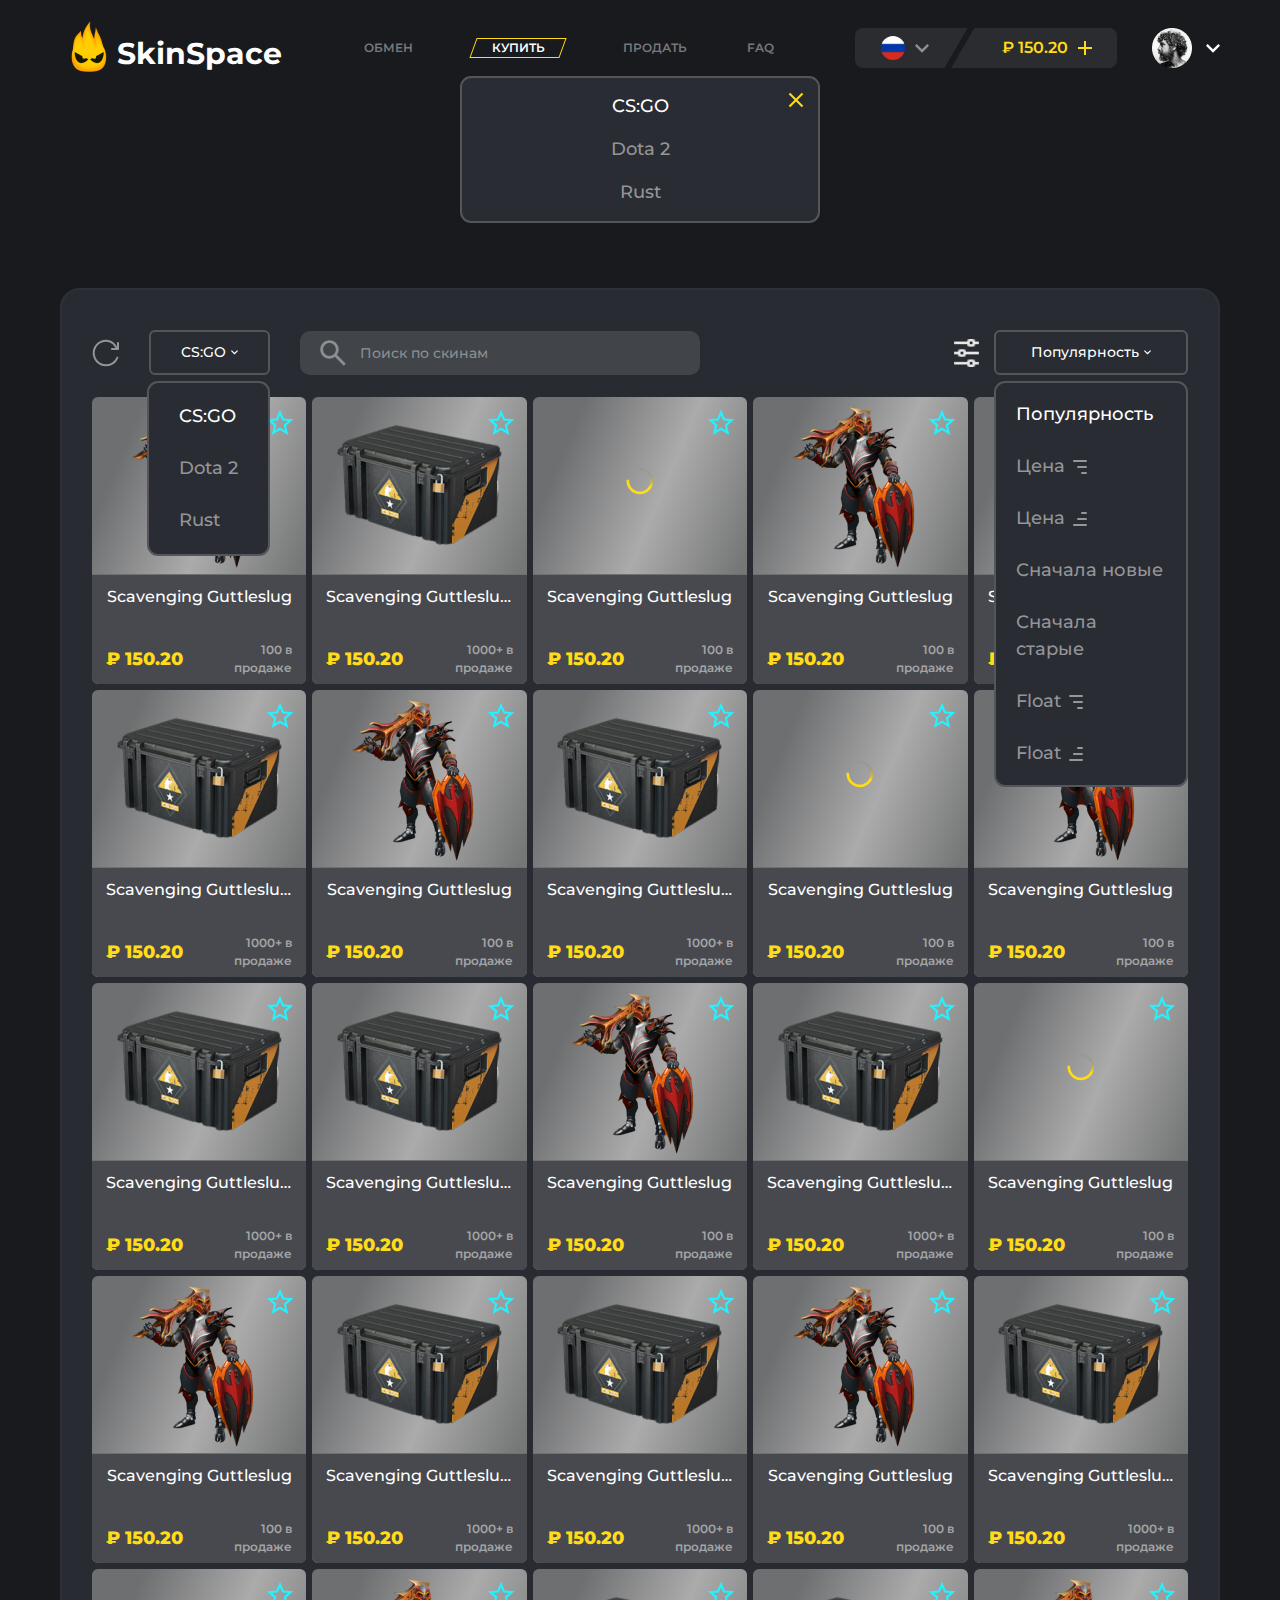
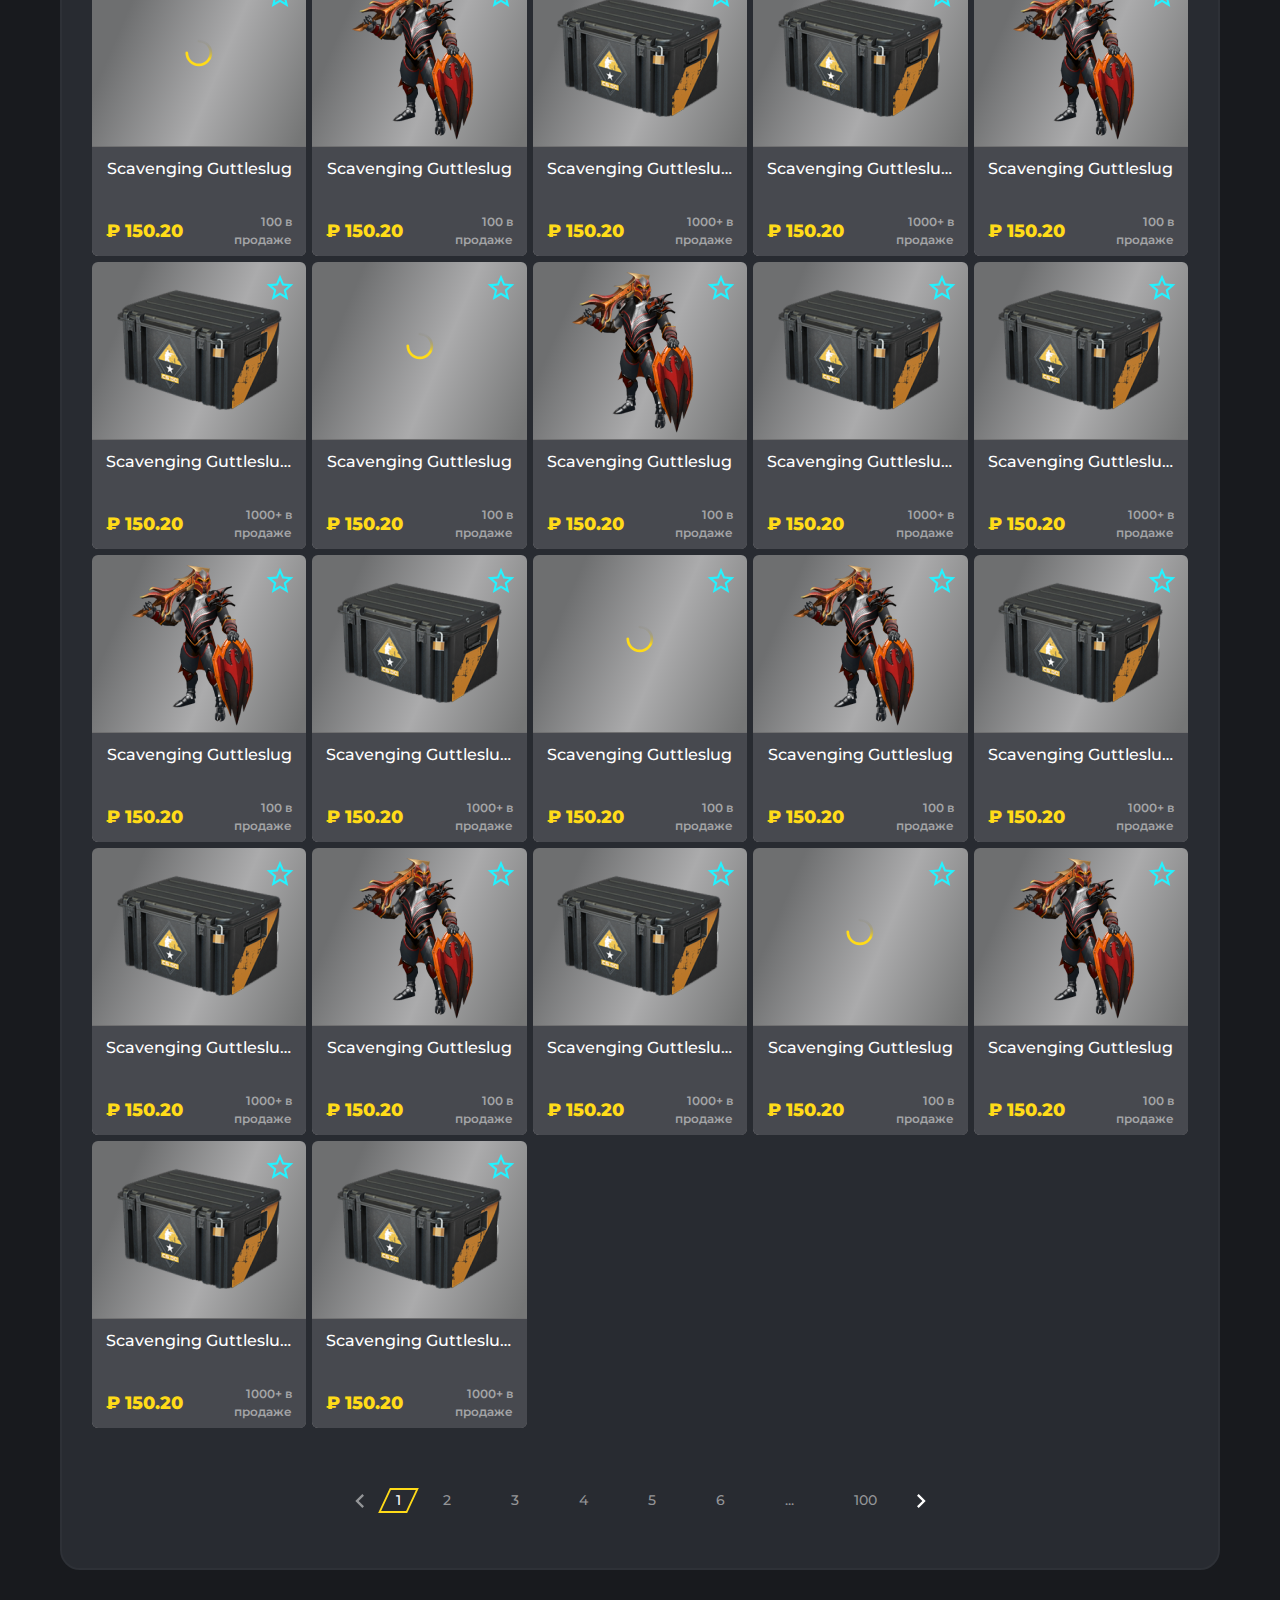
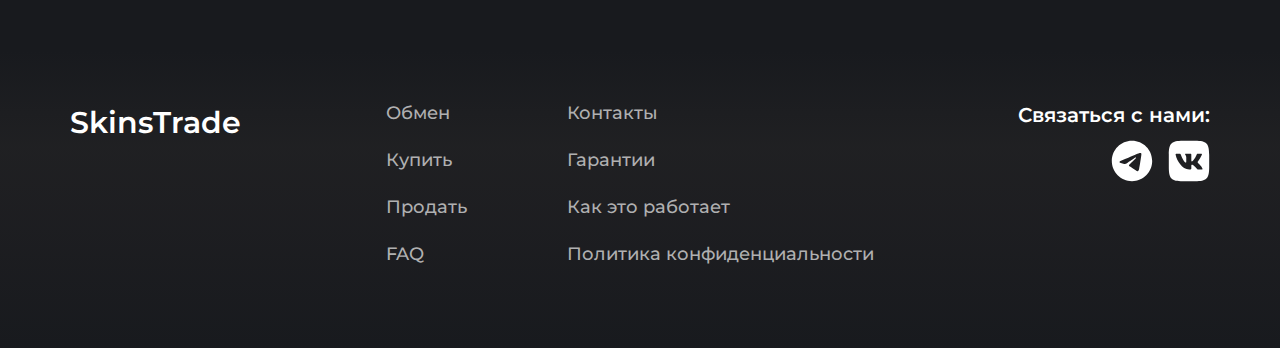
<file: buy_cs/index.html>
<!DOCTYPE html>
<html lang="en">
<head>
    <meta charset="UTF-8">
    <meta http-equiv="X-UA-Compatible" content="IE=edge">
    <meta name="viewport" content="width=device-width, initial-scale=1.0">
    <title>Document</title>
    <link href="output.css" rel="stylesheet">
    <link rel="stylesheet" href="css/style.css">
    <link rel="preconnect" href="https://fonts.googleapis.com">
    <link rel="preconnect" href="https://fonts.gstatic.com" crossorigin>
    <link rel="preconnect" href="https://fonts.googleapis.com">
    <link rel="preconnect" href="https://fonts.gstatic.com" crossorigin>
    <link href="https://fonts.googleapis.com/css2?family=Montserrat:wght@400;500;600;800&display=swap" rel="stylesheet">
</head>
<body class="body">

    <!-- Везжающая менюшка на мобилках -->

    <div class="dropdowm_menu">
        <img src="img/cross_dropdown.svg" class="dropdowm_menu_cross" alt="крестик">
        <ul class="dropdowm_menu_items">
            <li class="dropdowm_menu_sub_itemsWhite">Обмен</li>
            <li class="dropdowm_menu_sub_itemsLemony">Купить</li>
            <li class="dropdowm_menu_sub_itemsWhite">Продать</li>
            <li class="dropdowm_menu_sub_itemsWhite">FAQ</li>
        </ul>            
    </div>

    <!-- Везжающая менюшка на мобилках -->

    <header class="header">
        <nav class="nav">
            <div class="sub_nav">
                <div class="sub_nav_burger">
                    <img src="img/nav_burger.svg" class="sub_nav_burger_svg" alt="бургер меню">                    
                </div>
                <img src="img/fire_logo.png" class="img_logo" alt="лого">
                <h2 class="text_logo">SkinSpace</h2>
            </div>
            <div class="menu_items">
                <span class="sub_menu_items">Обмен</span>
                <div class="sub_menu_items_custom">
                    <span class="sub_menu_items_customText">Купить</span>
                </div>
                <span class="sub_menu_items">Продать</span>
                <span class="sub_menu_items">FAQ</span>
            </div>
            <div class="language_balance_account">
                <div class="language">
                    <img src="img/russia.svg" class="language_flag" alt="флажок России">
                    <img src="img/language_arrow.svg" class="language_arrow" alt="стрелочка">
                </div>
                <div class="balance">
                    <div class="sub_balance_desktop">
                        <span class="balance_money">₽ 150.20</span>
                        <img src="img/balance_plus.svg" class="balance_plus" alt="плюсик">  
                    </div>      
                    <div class="sub_balance_mobile">
                        <img src="img/steam_logo.svg" class="sub_balance_mobile_steamSvg" alt="стим">
                        <span class="balance_money_mobile">ВОЙТИ</span>
                    </div>                
                </div>
                <div class="account">
                    <img src="img/man.png" class="account_man" alt="Чел с шапки">
                    <img src="img/account_arrow.svg" class="account_arrow" alt="стрелочка">    
                </div>
            </div>
        </nav>

        <!-- Выпадающая менюшка шапки -->

        <div class="mini_dropdown">
            <ul>
                <li class="replenish_the_balance">
                    Пополнить баланс
                </li>
                <li class="withdraw_from_the_balance">
                    Вывести с баланса
                </li>
                <li class="personal_area">
                    Личный кабинет
                </li>
                <li class="exit">
                    Выйти
                </li>
            </ul>
        </div>

        <!-- Выпадающая менюшка шапки -->

        <!-- Выпадающий выбор языков шапки -->
        <div class="mini_dropdown_language">
            <div class="mini_dropdown_languageRu">
                <img src="img/russia.svg" class="mini_dropdown_language_miniRu" alt="ру флаг">
                <h2 class="mini_dropdown_language_text">RU</h2>
            </div>
            <div class="mini_dropdown_languageEn">
                <img src="img/english.svg" class="mini_dropdown_language_miniEn" alt="инглиш флаг">
                <h2 class="mini_dropdown_language_text">EN</h2>
            </div>
        </div>
        <!-- Выпадающий выбор языков шапки -->

        <!-- Фильтры в транзакциях -->
        <div class="filter_status">
            <ul>
                <li class="filter_statusAll">
                    Все
                </li>
                <li class="filter_status_subItems">
                    В ожидании
                </li>
                <li class="filter_status_subItems">
                    Принято
                </li>
                <li class="filter_status_subItems">
                    Отменено
                </li>
                <li class="filter_status_subItems">
                    Возмещено
                </li>
                <li class="filter_status_subItems">
                    Смешанный
                </li>
                <li class="filter_status_subItems">
                    На продаже
                </li>
                <li class="filter_status_subItems">
                    Продано
                </li>
                <li class="filter_status_subItems">
                    Снят с продажи
                </li>
            </ul>
        </div>

        <div class="filter_type">
            <ul>
                <li class="filter_typeAll">
                    Все
                </li>
                <li class="filter_type_subItems">
                    Обмен
                </li>
                <li class="filter_type_subItems">
                    Вывести
                </li>
                <li class="filter_type_subItems">
                    Покупка
                </li>
                <li class="filter_type_subItems">
                    Аукцион
                </li>
                <li class="filter_type_subItems">
                    Пополнение
                </li>
                <li class="filter_type_subItems">
                    Подписка
                </li>
                <li class="filter_type_subItems">
                    Система
                </li>
                <li class="filter_type_subItems">
                    Продажа
                </li>
            </ul>
        </div>

        <div class="filter_all">
            <ul>
                <li class="filter_firstAll">
                    Все
                </li>
                <li class="filter_allCS">
                    CS:GO
                </li>
                <li class="filter_allDota">
                    Dota 2
                </li>
            </ul>
        </div>
        <!-- Фильтры в транакциях -->
    </header>

    <!-- Фильтр игр: CS:GO. Мобильная версия -->
    <div class="filter_gameCS_mobile">
        <span class="filter_gameCS_mobile_textWhite">CS:GO</span>
        <span class="filter_gameCS_mobile_text">Dota 2</span>
        <span class="filter_gameCS_mobile_text">Rust</span>
        <img src="img/cross_popUp.svg" class="cross_popUp" alt="крестик">
    </div>
    <!-- Фильтр игр: CS:GO. Мобильная версия -->

    <!-- Фильтр: Популярность. Мобильная версия -->
    <div class="filter_popularity_mobile">
        <span class="filter_popularity_mobile_textWhite">Популярность</span>
        <div class="filter_popularity_mobile_textBlock">
            <span class="filter_popularity_mobile_text">Цена</span>
            <img src="img/ladder_top.svg" class="ladder_top_mobile" alt="лесенка">
        </div>
        <div class="filter_popularity_mobile_textBlock">
            <span class="filter_popularity_mobile_text">Цена</span>
            <img src="img/ladder_bottom.svg" class="ladder_bottom_mobile" alt="лесенка">
        </div>
        <span class="filter_popularity_mobile_text">Сначала новые</span>
        <span class="filter_popularity_mobile_text">Сначала старые</span>
        <div class="filter_popularity_mobile_textBlock">
            <span class="filter_popularity_mobile_text">Float</span>
            <img src="img/ladder_top.svg" class="ladder_top_mobile" alt="лесенка">
        </div>
        <div class="filter_popularity_mobile_textBlock">
            <span class="filter_popularity_mobile_text">Float</span>
            <img src="img/ladder_bottom.svg" class="ladder_bottom_mobile" alt="лесенка">
        </div>
        <img src="img/cross_popUp.svg" class="cross_popUp" alt="крестик">
    </div>
    <!-- Фильтр: Популярность. Мобильная версия -->

    <!-- Фильтры. Мобильная версия -->
    <div class="transactions_main_filterBlock_mobile">
        <div class="transactions_main_filterBlock_mobile_mainText_block">
            <h2 class="transactions_main_filterBlock_mainText_mobile">Фильтры</h2>
            <img src="img/cross_popUp.svg" class="cross_popUp_filter" alt="крестик">
        </div>
        <div class="transactions_main_sub_filterBlock">
            <span class="transactions_main_sub_filterBlock_priceText">Price</span>
            <hr class="transactions_main_sub_filterBlock_line">
        </div>
        <div class="transactions_main_sub_filterBlock_minMax_block">
            <div class="transactions_main_sub_filterBlock_min_block_mobile">
                <span class="transactions_main_sub_filterBlock_min_blockText">Min</span>
            </div>
            <hr class="transactions_main_sub_filterBlock_minMax_priceLine">
            <div class="transactions_main_sub_filterBlock_max_block_mobile">
                <span class="transactions_main_sub_filterBlock_max_blockText">Max</span>
            </div>
        </div>
        <div class="transactions_main_sub_filterBlock_customSlider">
            <div class="transactions_main_sub_filterBlock_sub_customSlider_circle"></div><div class="transactions_main_sub_filterBlock_sub_customSlider"></div><div class="transactions_main_sub_filterBlock_sub_customSlider_circle"></div>
        </div>
        <div class="transactions_main_sub_filterBlock_similarFilters">
            <div class="transactions_main_sub_filterBlock_sub_similarFilters">
                <span class="transactions_main_sub_filterBlock_similarFilters_mainText">Quality</span>
                <hr class="transactions_main_sub_filterBlock_line">
            </div>
            <div class="transactions_main_sub_filterBlock_similarFilters_kindOfInput_mobile">
                <span class="transactions_main_sub_filterBlock_similarFilters_kindOfInput_text">All</span>
                <img src="img/arrow.svg" class="arrow" alt="стрелочка">
            </div>
        </div>
        <div class="transactions_main_sub_filterBlock_similarFilters">
            <div class="transactions_main_sub_filterBlock_sub_similarFilters">
                <span class="transactions_main_sub_filterBlock_similarFilters_mainText">Agent quality</span>
                <hr class="transactions_main_sub_filterBlock_line">
            </div>
            <div class="transactions_main_sub_filterBlock_similarFilters_kindOfInput_mobile">
                <span class="transactions_main_sub_filterBlock_similarFilters_kindOfInput_text">All</span>
                <img src="img/arrow.svg" class="arrow" alt="стрелочка">
            </div>
        </div>
        <div class="transactions_main_sub_filterBlock_similarFilters">
            <div class="transactions_main_sub_filterBlock_sub_similarFilters">
                <span class="transactions_main_sub_filterBlock_similarFilters_mainText">Category</span>
                <hr class="transactions_main_sub_filterBlock_line">
            </div>
            <div class="transactions_main_sub_filterBlock_similarFilters_kindOfInput_mobile">
                <span class="transactions_main_sub_filterBlock_similarFilters_kindOfInput_text">All</span>
                <img src="img/arrow.svg" class="arrow" alt="стрелочка">
            </div>
        </div>
        <div class="transactions_main_sub_filterBlock_similarFilters">
            <div class="transactions_main_sub_filterBlock_sub_similarFilters">
                <span class="transactions_main_sub_filterBlock_similarFilters_mainText">Exterior</span>
                <hr class="transactions_main_sub_filterBlock_line">
            </div>
            <div class="transactions_main_sub_filterBlock_similarFilters_kindOfInput_mobile">
                <span class="transactions_main_sub_filterBlock_similarFilters_kindOfInput_text">All</span>
                <img src="img/arrow_bottom.svg" class="arrow" alt="стрелочка">
            </div>
        </div>
        <div class="transactions_main_sub_filterBlock_addFilter_mobile">
            <ul>
                <li class="transactions_main_sub_filterBlock_addFilter_itemWhite">All</li>
                <li class="transactions_main_sub_filterBlock_addFilter_item">Coverd</li>
                <li class="transactions_main_sub_filterBlock_addFilter_item">Classified</li>
                <li class="transactions_main_sub_filterBlock_addFilter_item">Contraband</li>
                <li class="transactions_main_sub_filterBlock_addFilter_item">All</li>
                <li class="transactions_main_sub_filterBlock_addFilter_item">All</li>
                <li class="transactions_main_sub_filterBlock_addFilter_item">All</li>
                <li class="transactions_main_sub_filterBlock_addFilter_itemLast">All</li>
            </ul>
        </div>
        <div class="transactions_main_sub_filterBlock_knifeBlock_mobile">
            <div class="transactions_main_sub_filterBlock_add_knifeBlock">
                <div class="transactions_main_sub_filterBlock_sub_knifeBlock">
                    <img src="img/knife.png" class="knife" alt="ножик">
                    <span class="transactions_main_sub_filterBlock_sub_knifeBlock_mainText">Knife</span>
                </div>
                <img src="img/arrow_bottom.svg" class="arrow" alt="стрелочка">
            </div>
            <div class="transactions_main_sub_filterBlock_knifeBlock_cards_mobile">
                <div class="transactions_main_sub_filterBlock_knifeBlock_frstCard_mobile">
                    <span class="transactions_main_sub_filterBlock_knifeBlock_frstCard_text">
                        Bowie
                        knife
                    </span>
                </div>
                <div class="transactions_main_sub_filterBlock_knifeBlock_card_mobile">
                    <span class="transactions_main_sub_filterBlock_knifeBlock_card_text">
                        Butterfly 
                        knife
                    </span>
                </div>
                <div class="transactions_main_sub_filterBlock_knifeBlock_card_mobile">
                    <span class="transactions_main_sub_filterBlock_knifeBlock_card_text">
                        Shadow
                        daggers
                    </span>
                </div>
                <div class="transactions_main_sub_filterBlock_knifeBlock_card_mobile">
                    <span class="transactions_main_sub_filterBlock_knifeBlock_card_text">
                        Shadow
                        daggers
                    </span>
                </div>
                <div class="transactions_main_sub_filterBlock_knifeBlock_card_mobile">
                    <span class="transactions_main_sub_filterBlock_knifeBlock_card_text">
                        Butterfly 
                        knife
                    </span>
                </div>
                <div class="transactions_main_sub_filterBlock_knifeBlock_card_mobile">
                    <span class="transactions_main_sub_filterBlock_knifeBlock_card_text">
                        Butterfly 
                        knife
                    </span>
                </div>
                <div class="transactions_main_sub_filterBlock_knifeBlock_card_mobile">
                    <span class="transactions_main_sub_filterBlock_knifeBlock_card_text">
                        Butterfly 
                        knife
                    </span>
                </div>
                <div class="transactions_main_sub_filterBlock_knifeBlock_card_mobile">
                    <span class="transactions_main_sub_filterBlock_knifeBlock_card_text">
                        Butterfly 
                        knife
                    </span>
                </div>
                <div class="transactions_main_sub_filterBlock_knifeBlock_card_mobile">
                    <span class="transactions_main_sub_filterBlock_knifeBlock_card_text">
                        Shadow
                        daggers
                    </span>
                </div>
                <div class="transactions_main_sub_filterBlock_knifeBlock_card_mobile">
                    <span class="transactions_main_sub_filterBlock_knifeBlock_card_text">
                        Bowie
                        knife
                    </span>
                </div>
                <div class="transactions_main_sub_filterBlock_knifeBlock_card_mobile">
                    <span class="transactions_main_sub_filterBlock_knifeBlock_card_text">
                        Bowie
                        knife
                    </span>
                </div>
                <div class="transactions_main_sub_filterBlock_knifeBlock_card_mobile">
                    <span class="transactions_main_sub_filterBlock_knifeBlock_card_text">
                        Bowie
                        knife
                    </span>
                </div>
                <div class="transactions_main_sub_filterBlock_knifeBlock_card_mobile">
                    <span class="transactions_main_sub_filterBlock_knifeBlock_card_text">
                        Bowie
                        knife
                    </span>
                </div>
                <div class="transactions_main_sub_filterBlock_knifeBlock_card_mobile">
                    <span class="transactions_main_sub_filterBlock_knifeBlock_card_text">
                        Butterfly 
                        knife
                    </span>
                </div>
                <div class="transactions_main_sub_filterBlock_knifeBlock_card_mobile">
                    <span class="transactions_main_sub_filterBlock_knifeBlock_card_text">
                        Butterfly 
                        knife
                    </span>
                </div>
            </div>
        </div>
        <div>
            <div class="transactions_main_sub_filterBlock_gunCard_mobile">
                <div class="transactions_main_sub_filterBlock_sub_gunCard">
                    <img src="img/pistol.png" class="gun" alt="оружие">
                    <span class="transactions_main_sub_filterBlock_sub_gunCard_mainText">Pistols</span>
                </div>
                <img src="img/arrow.svg" class="arrow" alt="стрелчка">
            </div>
            <div class="transactions_main_sub_filterBlock_gunCard_mobile">
                <div class="transactions_main_sub_filterBlock_sub_gunCard">
                    <img src="img/rifle.png" class="gun" alt="оружие">
                    <span class="transactions_main_sub_filterBlock_sub_gunCard_mainText">Rifles</span>
                </div>
                <img src="img/arrow.svg" class="arrow" alt="стрелчка">
            </div>
            <div class="transactions_main_sub_filterBlock_gunCard_mobile">
                <div class="transactions_main_sub_filterBlock_sub_gunCard">
                    <img src="img/smg.png" class="gun" alt="оружие">
                    <span class="transactions_main_sub_filterBlock_sub_gunCard_mainText">SMGs</span>
                </div>
                <img src="img/arrow.svg" class="arrow" alt="стрелчка">
            </div>
            <div class="transactions_main_sub_filterBlock_gunCard_mobile">
                <div class="transactions_main_sub_filterBlock_sub_gunCard">
                    <img src="img/shotgun.png" class="gun" alt="оружие">
                    <span class="transactions_main_sub_filterBlock_sub_gunCard_mainText">Shotguns</span>
                </div>
                <img src="img/arrow.svg" class="arrow" alt="стрелчка">
            </div>
            <div class="transactions_main_sub_filterBlock_gunCard_mobile">
                <div class="transactions_main_sub_filterBlock_sub_gunCard">
                    <img src="img/machine_gun.png" class="gun" alt="оружие">
                    <span class="transactions_main_sub_filterBlock_sub_gunCard_mainText">Machineguns</span>
                </div>
                <img src="img/arrow.svg" class="arrow" alt="стрелчка">
            </div>
            <div class="transactions_main_sub_filterBlock_gunCard_mobile">
                <div class="transactions_main_sub_filterBlock_sub_gunCard">
                    <img src="img/gloves.png" class="gun" alt="оружие">
                    <span class="transactions_main_sub_filterBlock_sub_gunCard_mainText">Gloves</span>
                </div>
                <img src="img/arrow.svg" class="arrow" alt="стрелчка">
            </div>
            <div class="transactions_main_sub_filterBlock_gunCard_mobile">
                <div class="transactions_main_sub_filterBlock_sub_gunCard">
                    <img src="img/sticker.png" class="gun" alt="оружие">
                    <span class="transactions_main_sub_filterBlock_sub_gunCard_mainText">Stickers</span>
                </div>
                <img src="img/arrow.svg" class="arrow" alt="стрелчка">
            </div>
            <div class="transactions_main_sub_filterBlock_gunCard_mobile">
                <div class="transactions_main_sub_filterBlock_sub_gunCard">
                    <img src="img/agent.png" class="gun" alt="оружие">
                    <span class="transactions_main_sub_filterBlock_sub_gunCard_mainText">Agent</span>
                </div>
                <img src="img/arrow.svg" class="arrow" alt="стрелчка">
            </div>
            <div class="transactions_main_sub_filterBlock_gunCard_mobile">
                <div class="transactions_main_sub_filterBlock_sub_gunCard">
                    <img src="img/other.png" class="gun" alt="оружие">
                    <span class="transactions_main_sub_filterBlock_sub_gunCard_mainText">Others</span>
                </div>
                <img src="img/arrow.svg" class="arrow" alt="стрелчка">
            </div>
        </div>
        <div class="transactions_main_sub_filterBlock_customButtons">
            <div class="transactions_main_sub_filterBlock_customButton_frstMobile">
                <a href="#" class="transactions_main_sub_filterBlock_button_frst">применить</a>
            </div>
            <div class="transactions_main_sub_filterBlock_customButton_scndMobile">
                <a href="#" class="transactions_main_sub_filterBlock_button_scnd">сбросить</a>
            </div>
        </div>
    </div>
    <!-- Фильтры. Мобильная версия -->

    <main>
        <section>
            <h2 class="buy_skins">Купить скины</h2>
            <div class="transactions_all">
                <div class="transactions_main">
                    <div class="transactions_main_filterBlock">
                        <h2 class="transactions_main_filterBlock_mainText">Фильтры</h2>
                        <div class="transactions_main_sub_filterBlock">
                            <span class="transactions_main_sub_filterBlock_priceText">Price</span>
                            <hr class="transactions_main_sub_filterBlock_line">
                        </div>
                        <div class="transactions_main_sub_filterBlock_minMax_block">
                            <div class="transactions_main_sub_filterBlock_min_block">
                                <span class="transactions_main_sub_filterBlock_min_blockText">Min</span>
                            </div>
                            <hr class="transactions_main_sub_filterBlock_minMax_priceLine">
                            <div class="transactions_main_sub_filterBlock_max_block">
                                <span class="transactions_main_sub_filterBlock_max_blockText">Max</span>
                            </div>
                        </div>
                        <div class="transactions_main_sub_filterBlock_customSlider">
                            <div class="transactions_main_sub_filterBlock_sub_customSlider_circle"></div><div class="transactions_main_sub_filterBlock_sub_customSlider"></div><div class="transactions_main_sub_filterBlock_sub_customSlider_circle"></div>
                        </div>
                        <div class="transactions_main_sub_filterBlock_similarFilters">
                            <div class="transactions_main_sub_filterBlock_sub_similarFilters">
                                <span class="transactions_main_sub_filterBlock_similarFilters_mainText">Quality</span>
                                <hr class="transactions_main_sub_filterBlock_line">
                            </div>
                            <div class="transactions_main_sub_filterBlock_similarFilters_kindOfInput">
                                <span class="transactions_main_sub_filterBlock_similarFilters_kindOfInput_text">All</span>
                                <img src="img/arrow.svg" class="arrow" alt="стрелочка">
                            </div>
                        </div>
                        <div class="transactions_main_sub_filterBlock_similarFilters">
                            <div class="transactions_main_sub_filterBlock_sub_similarFilters">
                                <span class="transactions_main_sub_filterBlock_similarFilters_mainText">Agent quality</span>
                                <hr class="transactions_main_sub_filterBlock_line">
                            </div>
                            <div class="transactions_main_sub_filterBlock_similarFilters_kindOfInput">
                                <span class="transactions_main_sub_filterBlock_similarFilters_kindOfInput_text">All</span>
                                <img src="img/arrow.svg" class="arrow" alt="стрелочка">
                            </div>
                        </div>
                        <div class="transactions_main_sub_filterBlock_similarFilters">
                            <div class="transactions_main_sub_filterBlock_sub_similarFilters">
                                <span class="transactions_main_sub_filterBlock_similarFilters_mainText">Category</span>
                                <hr class="transactions_main_sub_filterBlock_line">
                            </div>
                            <div class="transactions_main_sub_filterBlock_similarFilters_kindOfInput">
                                <span class="transactions_main_sub_filterBlock_similarFilters_kindOfInput_text">All</span>
                                <img src="img/arrow.svg" class="arrow" alt="стрелочка">
                            </div>
                        </div>
                        <div class="transactions_main_sub_filterBlock_similarFilters">
                            <div class="transactions_main_sub_filterBlock_sub_similarFilters">
                                <span class="transactions_main_sub_filterBlock_similarFilters_mainText">Exterior</span>
                                <hr class="transactions_main_sub_filterBlock_line">
                            </div>
                            <div class="transactions_main_sub_filterBlock_similarFilters_kindOfInput">
                                <span class="transactions_main_sub_filterBlock_similarFilters_kindOfInput_text">All</span>
                                <img src="img/arrow_bottom.svg" class="arrow" alt="стрелочка">
                            </div>
                        </div>
                        <div class="transactions_main_sub_filterBlock_addFilter">
                            <ul>
                                <li class="transactions_main_sub_filterBlock_addFilter_itemWhite">All</li>
                                <li class="transactions_main_sub_filterBlock_addFilter_item">Coverd</li>
                                <li class="transactions_main_sub_filterBlock_addFilter_item">Classified</li>
                                <li class="transactions_main_sub_filterBlock_addFilter_item">Contraband</li>
                                <li class="transactions_main_sub_filterBlock_addFilter_item">All</li>
                                <li class="transactions_main_sub_filterBlock_addFilter_item">All</li>
                                <li class="transactions_main_sub_filterBlock_addFilter_item">All</li>
                                <li class="transactions_main_sub_filterBlock_addFilter_itemLast">All</li>
                            </ul>
                        </div>
                        <div class="transactions_main_sub_filterBlock_knifeBlock">
                            <div class="transactions_main_sub_filterBlock_add_knifeBlock">
                                <div class="transactions_main_sub_filterBlock_sub_knifeBlock">
                                    <img src="img/knife.png" class="knife" alt="ножик">
                                    <span class="transactions_main_sub_filterBlock_sub_knifeBlock_mainText">Knife</span>
                                </div>
                                <img src="img/arrow_bottom.svg" class="arrow" alt="стрелочка">
                            </div>
                            <div class="transactions_main_sub_filterBlock_knifeBlock_cards">
                                <div class="transactions_main_sub_filterBlock_knifeBlock_frstCard">
                                    <span class="transactions_main_sub_filterBlock_knifeBlock_frstCard_text">
                                        Bowie
                                        knife
                                    </span>
                                </div>
                                <div class="transactions_main_sub_filterBlock_knifeBlock_card">
                                    <span class="transactions_main_sub_filterBlock_knifeBlock_card_text">
                                        Butterfly 
                                        knife
                                    </span>
                                </div>
                                <div class="transactions_main_sub_filterBlock_knifeBlock_card">
                                    <span class="transactions_main_sub_filterBlock_knifeBlock_card_text">
                                        Shadow
                                        daggers
                                    </span>
                                </div>
                                <div class="transactions_main_sub_filterBlock_knifeBlock_card">
                                    <span class="transactions_main_sub_filterBlock_knifeBlock_card_text">
                                        Shadow
                                        daggers
                                    </span>
                                </div>
                                <div class="transactions_main_sub_filterBlock_knifeBlock_card">
                                    <span class="transactions_main_sub_filterBlock_knifeBlock_card_text">
                                        Butterfly 
                                        knife
                                    </span>
                                </div>
                                <div class="transactions_main_sub_filterBlock_knifeBlock_card">
                                    <span class="transactions_main_sub_filterBlock_knifeBlock_card_text">
                                        Butterfly 
                                        knife
                                    </span>
                                </div>
                                <div class="transactions_main_sub_filterBlock_knifeBlock_card">
                                    <span class="transactions_main_sub_filterBlock_knifeBlock_card_text">
                                        Butterfly 
                                        knife
                                    </span>
                                </div>
                                <div class="transactions_main_sub_filterBlock_knifeBlock_card">
                                    <span class="transactions_main_sub_filterBlock_knifeBlock_card_text">
                                        Butterfly 
                                        knife
                                    </span>
                                </div>
                                <div class="transactions_main_sub_filterBlock_knifeBlock_card">
                                    <span class="transactions_main_sub_filterBlock_knifeBlock_card_text">
                                        Shadow
                                        daggers
                                    </span>
                                </div>
                                <div class="transactions_main_sub_filterBlock_knifeBlock_card">
                                    <span class="transactions_main_sub_filterBlock_knifeBlock_card_text">
                                        Bowie
                                        knife
                                    </span>
                                </div>
                                <div class="transactions_main_sub_filterBlock_knifeBlock_card">
                                    <span class="transactions_main_sub_filterBlock_knifeBlock_card_text">
                                        Bowie
                                        knife
                                    </span>
                                </div>
                                <div class="transactions_main_sub_filterBlock_knifeBlock_card">
                                    <span class="transactions_main_sub_filterBlock_knifeBlock_card_text">
                                        Bowie
                                        knife
                                    </span>
                                </div>
                            </div>
                        </div>
                        <div class="transactions_main_sub_filterBlock_gunsBlock">
                            <div class="transactions_main_sub_filterBlock_gunCard">
                                <div class="transactions_main_sub_filterBlock_sub_gunCard">
                                    <img src="img/pistol.png" class="gun" alt="оружие">
                                    <span class="transactions_main_sub_filterBlock_sub_gunCard_mainText">Pistols</span>
                                </div>
                                <img src="img/arrow.svg" class="arrow" alt="стрелчка">
                            </div>
                            <div class="transactions_main_sub_filterBlock_gunCard">
                                <div class="transactions_main_sub_filterBlock_sub_gunCard">
                                    <img src="img/rifle.png" class="gun" alt="оружие">
                                    <span class="transactions_main_sub_filterBlock_sub_gunCard_mainText">Rifles</span>
                                </div>
                                <img src="img/arrow.svg" class="arrow" alt="стрелчка">
                            </div>
                            <div class="transactions_main_sub_filterBlock_gunCard">
                                <div class="transactions_main_sub_filterBlock_sub_gunCard">
                                    <img src="img/smg.png" class="gun" alt="оружие">
                                    <span class="transactions_main_sub_filterBlock_sub_gunCard_mainText">SMGs</span>
                                </div>
                                <img src="img/arrow.svg" class="arrow" alt="стрелчка">
                            </div>
                            <div class="transactions_main_sub_filterBlock_gunCard">
                                <div class="transactions_main_sub_filterBlock_sub_gunCard">
                                    <img src="img/shotgun.png" class="gun" alt="оружие">
                                    <span class="transactions_main_sub_filterBlock_sub_gunCard_mainText">Shotguns</span>
                                </div>
                                <img src="img/arrow.svg" class="arrow" alt="стрелчка">
                            </div>
                            <div class="transactions_main_sub_filterBlock_gunCard">
                                <div class="transactions_main_sub_filterBlock_sub_gunCard">
                                    <img src="img/machine_gun.png" class="gun" alt="оружие">
                                    <span class="transactions_main_sub_filterBlock_sub_gunCard_mainText">Machineguns</span>
                                </div>
                                <img src="img/arrow.svg" class="arrow" alt="стрелчка">
                            </div>
                            <div class="transactions_main_sub_filterBlock_gunCard">
                                <div class="transactions_main_sub_filterBlock_sub_gunCard">
                                    <img src="img/gloves.png" class="gun" alt="оружие">
                                    <span class="transactions_main_sub_filterBlock_sub_gunCard_mainText">Gloves</span>
                                </div>
                                <img src="img/arrow.svg" class="arrow" alt="стрелчка">
                            </div>
                            <div class="transactions_main_sub_filterBlock_gunCard">
                                <div class="transactions_main_sub_filterBlock_sub_gunCard">
                                    <img src="img/sticker.png" class="gun" alt="оружие">
                                    <span class="transactions_main_sub_filterBlock_sub_gunCard_mainText">Stickers</span>
                                </div>
                                <img src="img/arrow.svg" class="arrow" alt="стрелчка">
                            </div>
                            <div class="transactions_main_sub_filterBlock_gunCard">
                                <div class="transactions_main_sub_filterBlock_sub_gunCard">
                                    <img src="img/agent.png" class="gun" alt="оружие">
                                    <span class="transactions_main_sub_filterBlock_sub_gunCard_mainText">Agent</span>
                                </div>
                                <img src="img/arrow.svg" class="arrow" alt="стрелчка">
                            </div>
                            <div class="transactions_main_sub_filterBlock_gunCard">
                                <div class="transactions_main_sub_filterBlock_sub_gunCard">
                                    <img src="img/other.png" class="gun" alt="оружие">
                                    <span class="transactions_main_sub_filterBlock_sub_gunCard_mainText">Others</span>
                                </div>
                                <img src="img/arrow.svg" class="arrow" alt="стрелчка">
                            </div>
                        </div>
                        <div class="transactions_main_sub_filterBlock_customButton">
                            <a href="#" class="transactions_main_sub_filterBlock_button">сбросить фильтры</a>
                        </div>
                    </div>
                    <div class="transactions_main_block">
                        <div class="transactions_main_block_searchfilter">
                            <div class="transactions_main_block_sub_searchfilter">
                                <img src="img/preloader.svg" class="preloader" alt="загрузка">
                                <div class="transactions_main_block_filterGame_addFilter">
                                   <div class="transactions_main_block_filterGame">
                                        <span class="transactions_main_block_filterGame_text">CS:GO</span>
                                        <img src="img/arrow_filter.svg" class="arrow_filter" alt="стрелочка">
                                    </div> 
                                     <!-- Фильтр игр: CS:GO -->
                                    <div class="filter_gameCS">
                                        <span class="filter_gameCS_textWhite">CS:GO</span>
                                        <span class="filter_gameCS_text">Dota 2</span>
                                        <span class="filter_gameCS_text">Rust</span>
                                    </div>
                                    <!-- Фильтр игр: CS:GO -->
                                </div>
                                
                                <div class="transactions_main_block_search">
                                    <img src="img/search.svg" class="search" alt="лупа">
                                    <input type="text" class="transactions_main_block_searchInput" placeholder="Поиск по скинам">
                                </div>
                            </div>
                            <div class="transactions_main_block_filter">
                                <img src="img/filter_icon.png" class="filter_icon_desktop" alt="настройки">
                                <div class="transactions_main_block_sub_filter_addFilter">
                                    <div class="transactions_main_block_sub_filter">
                                        <span class="transactions_main_block_filter_text">Популярность</span>
                                        <img src="img/arrow_filter.svg" class="arrow_filter" alt="стрелочка">
                                    </div>
                                    <!-- Фильтр: Популярность -->
                                    <div class="filter_popularity">
                                        <span class="filter_popularity_textWhite">Популярность</span>
                                        <div class="filter_popularity_textBlock">
                                            <span class="filter_popularity_text">Цена</span>
                                            <img src="img/ladder_top.svg" class="ladder_top" alt="лесенка">
                                        </div>
                                        <div class="filter_popularity_textBlock">
                                            <span class="filter_popularity_text">Цена</span>
                                            <img src="img/ladder_bottom.svg" class="ladder_bottom" alt="лесенка">
                                        </div>
                                        <span class="filter_popularity_text">Сначала новые</span>
                                        <span class="filter_popularity_text">Сначала старые</span>
                                        <div class="filter_popularity_textBlock">
                                            <span class="filter_popularity_text">Float</span>
                                            <img src="img/ladder_top.svg" class="ladder_top" alt="лесенка">
                                        </div>
                                        <div class="filter_popularity_textBlock">
                                            <span class="filter_popularity_text">Float</span>
                                            <img src="img/ladder_bottom.svg" class="ladder_bottom" alt="лесенка">
                                        </div>
                                    </div>
                                    <!-- Фильтр: Популярность -->
                                </div>
                            </div>
                        </div>
                        <div class="transactions_main_block_searchfilter_mobile">
                            <div class="transactions_main_block_sub_searchfilter">
                                <img src="img/preloader.svg" class="preloader_mobile" alt="загрузка">
                                <div class="transactions_main_block_filterGame_mobile">
                                    <span class="transactions_main_block_filterGame_text">CS:GO</span>
                                    <img src="img/arrow_filter.svg" class="arrow_filter" alt="стрелочка">
                                </div>
                                <div class="transactions_main_block_filter_mobile">
                                    <span class="transactions_main_block_filter_text">Популярность</span>
                                    <img src="img/arrow_filter.svg" class="arrow_filter" alt="стрелочка">
                                </div>
                            </div>
                            <div class="transactions_main_block_sub_searchfilter_rightPart">
                                <img src="img/loupe.svg" class="loupe" alt="лупа">
                                <img src="img/filter_icon.png" class="filter_icon" alt="настройки">
                            </div>
                        </div>
                        <div class="transactions_cards">
                            <div class="transactions_sub_cards_mobile">
                                <div class="transactions_sub_cardsCase_mobile">
                                    <img src="img/case_mobile.png" class="transactions_case" alt="кейс">
                                    <img src="img/blue_star_cards.svg" class="transactions_blueStar_mobile" alt="звездочка">
                                    <div class="transactions_sub_cardsCase_description_mobile">
                                        <h3 class="transactions_sub_cardsCase_description_mainText_mobile">Scavenging Guttleslug
                                            Scavenging Guttleslu...</h3>
                                        <div class="transactions_sub_cardsCase_sub_description_mobile">
                                            <span class="transactions_sub_cardsCase_sub_description_sum_mobile">₽ 150.20</span>
                                            <span class="transactions_sub_cardsCase_sub_description_quantity_mobile">1000+
                                                в продаже</span>
                                        </div>
                                    </div>
                                </div>
                                <div class="transactions_sub_cardsCase_mobile">
                                    <img src="img/case_mobile.png" class="transactions_case" alt="кейс">
                                    <img src="img/blue_star_cards.svg" class="transactions_blueStar_mobile" alt="звездочка">
                                    <div class="transactions_sub_cardsCase_description_mobile">
                                        <h3 class="transactions_sub_cardsCase_description_mainText_mobile">Scavenging Guttleslug
                                            Scavenging Guttleslu...</h3>
                                        <div class="transactions_sub_cardsCase_sub_description_mobile">
                                            <span class="transactions_sub_cardsCase_sub_description_sum_mobile">₽ 150.20</span>
                                            <span class="transactions_sub_cardsCase_sub_description_quantity_mobile">1000+
                                                в продаже</span>
                                        </div>
                                    </div>
                                </div>
                                <div class="transactions_sub_cardsCase_mobile">
                                    <img src="img/loader_mobile.svg" class="loader_mobile" alt="кейс">
                                    <img src="img/blue_star_cards.svg" class="transactions_blueStar_mobile" alt="звездочка">
                                    <div class="transactions_sub_cardsCase_description_mobile">
                                        <h3 class="transactions_sub_cardsCase_description_mainText_mobile">Scavenging Guttleslug
                                            Scavenging Guttleslu...</h3>
                                        <div class="transactions_sub_cardsCase_sub_description_mobile">
                                            <span class="transactions_sub_cardsCase_sub_description_sum_mobile">₽ 150.20</span>
                                            <span class="transactions_sub_cardsCase_sub_description_quantity_mobile">1000+
                                                в продаже</span>
                                        </div>
                                    </div>
                                </div>
                                <div class="transactions_sub_cardsCase_mobile">
                                    <img src="img/dota_man_mobile.png" class="dota_man_mobile" alt="кейс">
                                    <img src="img/blue_star_cards.svg" class="transactions_blueStar_mobile" alt="звездочка">
                                    <div class="transactions_sub_cardsCase_description_mobile">
                                        <h3 class="transactions_sub_cardsCase_description_mainText_mobile">Scavenging Guttleslug
                                            Scavenging Guttleslu...</h3>
                                        <div class="transactions_sub_cardsCase_sub_description_mobile">
                                            <span class="transactions_sub_cardsCase_sub_description_sum_mobile">₽ 150.20</span>
                                            <span class="transactions_sub_cardsCase_sub_description_quantity_mobile">1000+
                                                в продаже</span>
                                        </div>
                                    </div>
                                </div>
                                <div class="transactions_sub_cardsCase_mobile">
                                    <img src="img/case_mobile.png" class="transactions_case" alt="кейс">
                                    <img src="img/blue_star_cards.svg" class="transactions_blueStar_mobile" alt="звездочка">
                                    <div class="transactions_sub_cardsCase_description_mobile">
                                        <h3 class="transactions_sub_cardsCase_description_mainText_mobile">Scavenging Guttleslug
                                            Scavenging Guttleslu...</h3>
                                        <div class="transactions_sub_cardsCase_sub_description_mobile">
                                            <span class="transactions_sub_cardsCase_sub_description_sum_mobile">₽ 150.20</span>
                                            <span class="transactions_sub_cardsCase_sub_description_quantity_mobile">1000+
                                                в продаже</span>
                                        </div>
                                    </div>
                                </div>
                                <div class="transactions_sub_cardsCase_mobile">
                                    <img src="img/case_mobile.png" class="transactions_case" alt="кейс">
                                    <img src="img/blue_star_cards.svg" class="transactions_blueStar_mobile" alt="звездочка">
                                    <div class="transactions_sub_cardsCase_description_mobile">
                                        <h3 class="transactions_sub_cardsCase_description_mainText_mobile">Scavenging Guttleslug
                                            Scavenging Guttleslu...</h3>
                                        <div class="transactions_sub_cardsCase_sub_description_mobile">
                                            <span class="transactions_sub_cardsCase_sub_description_sum_mobile">₽ 150.20</span>
                                            <span class="transactions_sub_cardsCase_sub_description_quantity_mobile">1000+
                                                в продаже</span>
                                        </div>
                                    </div>
                                </div>
                                <div class="transactions_sub_cardsCase_mobile">
                                    <img src="img/loader_mobile.svg" class="loader_mobile" alt="кейс">
                                    <img src="img/blue_star_cards.svg" class="transactions_blueStar_mobile" alt="звездочка">
                                    <div class="transactions_sub_cardsCase_description_mobile">
                                        <h3 class="transactions_sub_cardsCase_description_mainText_mobile">Scavenging Guttleslug
                                            Scavenging Guttleslu...</h3>
                                        <div class="transactions_sub_cardsCase_sub_description_mobile">
                                            <span class="transactions_sub_cardsCase_sub_description_sum_mobile">₽ 150.20</span>
                                            <span class="transactions_sub_cardsCase_sub_description_quantity_mobile">1000+
                                                в продаже</span>
                                        </div>
                                    </div>
                                </div>
                                <div class="transactions_sub_cardsCase_mobile">
                                    <img src="img/dota_man_mobile.png" class="dota_man_mobile" alt="кейс">
                                    <img src="img/blue_star_cards.svg" class="transactions_blueStar_mobile" alt="звездочка">
                                    <div class="transactions_sub_cardsCase_description_mobile">
                                        <h3 class="transactions_sub_cardsCase_description_mainText_mobile">Scavenging Guttleslug
                                            Scavenging Guttleslu...</h3>
                                        <div class="transactions_sub_cardsCase_sub_description_mobile">
                                            <span class="transactions_sub_cardsCase_sub_description_sum_mobile">₽ 150.20</span>
                                            <span class="transactions_sub_cardsCase_sub_description_quantity_mobile">1000+
                                                в продаже</span>
                                        </div>
                                    </div>
                                </div>
                                <div class="transactions_sub_cardsCase_mobile">
                                    <img src="img/case_mobile.png" class="transactions_case" alt="кейс">
                                    <img src="img/blue_star_cards.svg" class="transactions_blueStar_mobile" alt="звездочка">
                                    <div class="transactions_sub_cardsCase_description_mobile">
                                        <h3 class="transactions_sub_cardsCase_description_mainText_mobile">Scavenging Guttleslug
                                            Scavenging Guttleslu...</h3>
                                        <div class="transactions_sub_cardsCase_sub_description_mobile">
                                            <span class="transactions_sub_cardsCase_sub_description_sum_mobile">₽ 150.20</span>
                                            <span class="transactions_sub_cardsCase_sub_description_quantity_mobile">1000+
                                                в продаже</span>
                                        </div>
                                    </div>
                                </div>
                                <div class="transactions_sub_cardsCase_mobile">
                                    <img src="img/case_mobile.png" class="transactions_case" alt="кейс">
                                    <img src="img/blue_star_cards.svg" class="transactions_blueStar_mobile" alt="звездочка">
                                    <div class="transactions_sub_cardsCase_description_mobile">
                                        <h3 class="transactions_sub_cardsCase_description_mainText_mobile">Scavenging Guttleslug
                                            Scavenging Guttleslu...</h3>
                                        <div class="transactions_sub_cardsCase_sub_description_mobile">
                                            <span class="transactions_sub_cardsCase_sub_description_sum_mobile">₽ 150.20</span>
                                            <span class="transactions_sub_cardsCase_sub_description_quantity_mobile">1000+
                                                в продаже</span>
                                        </div>
                                    </div>
                                </div>
                                <div class="transactions_sub_cardsCase_mobile">
                                    <img src="img/loader_mobile.svg" class="loader_mobile" alt="кейс">
                                    <img src="img/blue_star_cards.svg" class="transactions_blueStar_mobile" alt="звездочка">
                                    <div class="transactions_sub_cardsCase_description_mobile">
                                        <h3 class="transactions_sub_cardsCase_description_mainText_mobile">Scavenging Guttleslug
                                            Scavenging Guttleslu...</h3>
                                        <div class="transactions_sub_cardsCase_sub_description_mobile">
                                            <span class="transactions_sub_cardsCase_sub_description_sum_mobile">₽ 150.20</span>
                                            <span class="transactions_sub_cardsCase_sub_description_quantity_mobile">1000+
                                                в продаже</span>
                                        </div>
                                    </div>
                                </div>
                                <div class="transactions_sub_cardsCase_mobile">
                                    <img src="img/dota_man_mobile.png" class="dota_man_mobile" alt="кейс">
                                    <img src="img/blue_star_cards.svg" class="transactions_blueStar_mobile" alt="звездочка">
                                    <div class="transactions_sub_cardsCase_description_mobile">
                                        <h3 class="transactions_sub_cardsCase_description_mainText_mobile">Scavenging Guttleslug
                                            Scavenging Guttleslu...</h3>
                                        <div class="transactions_sub_cardsCase_sub_description_mobile">
                                            <span class="transactions_sub_cardsCase_sub_description_sum_mobile">₽ 150.20</span>
                                            <span class="transactions_sub_cardsCase_sub_description_quantity_mobile">1000+
                                                в продаже</span>
                                        </div>
                                    </div>
                                </div>
                                <div class="transactions_sub_cardsCase_mobile">
                                    <img src="img/case_mobile.png" class="transactions_case" alt="кейс">
                                    <img src="img/blue_star_cards.svg" class="transactions_blueStar_mobile" alt="звездочка">
                                    <div class="transactions_sub_cardsCase_description_mobile">
                                        <h3 class="transactions_sub_cardsCase_description_mainText_mobile">Scavenging Guttleslug
                                            Scavenging Guttleslu...</h3>
                                        <div class="transactions_sub_cardsCase_sub_description_mobile">
                                            <span class="transactions_sub_cardsCase_sub_description_sum_mobile">₽ 150.20</span>
                                            <span class="transactions_sub_cardsCase_sub_description_quantity_mobile">1000+
                                                в продаже</span>
                                        </div>
                                    </div>
                                </div>
                                <div class="transactions_sub_cardsCase_mobile">
                                    <img src="img/case_mobile.png" class="transactions_case" alt="кейс">
                                    <img src="img/blue_star_cards.svg" class="transactions_blueStar_mobile" alt="звездочка">
                                    <div class="transactions_sub_cardsCase_description_mobile">
                                        <h3 class="transactions_sub_cardsCase_description_mainText_mobile">Scavenging Guttleslug
                                            Scavenging Guttleslu...</h3>
                                        <div class="transactions_sub_cardsCase_sub_description_mobile">
                                            <span class="transactions_sub_cardsCase_sub_description_sum_mobile">₽ 150.20</span>
                                            <span class="transactions_sub_cardsCase_sub_description_quantity_mobile">1000+
                                                в продаже</span>
                                        </div>
                                    </div>
                                </div>
                                <div class="transactions_sub_cardsCase_mobile">
                                    <img src="img/loader_mobile.svg" class="loader_mobile" alt="кейс">
                                    <img src="img/blue_star_cards.svg" class="transactions_blueStar_mobile" alt="звездочка">
                                    <div class="transactions_sub_cardsCase_description_mobile">
                                        <h3 class="transactions_sub_cardsCase_description_mainText_mobile">Scavenging Guttleslug
                                            Scavenging Guttleslu...</h3>
                                        <div class="transactions_sub_cardsCase_sub_description_mobile">
                                            <span class="transactions_sub_cardsCase_sub_description_sum_mobile">₽ 150.20</span>
                                            <span class="transactions_sub_cardsCase_sub_description_quantity_mobile">1000+
                                                в продаже</span>
                                        </div>
                                    </div>
                                </div>
                                <div class="transactions_sub_cardsCase_mobile">
                                    <img src="img/dota_man_mobile.png" class="dota_man_mobile" alt="кейс">
                                    <img src="img/blue_star_cards.svg" class="transactions_blueStar_mobile" alt="звездочка">
                                    <div class="transactions_sub_cardsCase_description_mobile">
                                        <h3 class="transactions_sub_cardsCase_description_mainText_mobile">Scavenging Guttleslug
                                            Scavenging Guttleslu...</h3>
                                        <div class="transactions_sub_cardsCase_sub_description_mobile">
                                            <span class="transactions_sub_cardsCase_sub_description_sum_mobile">₽ 150.20</span>
                                            <span class="transactions_sub_cardsCase_sub_description_quantity_mobile">1000+
                                                в продаже</span>
                                        </div>
                                    </div>
                                </div>
                                <div class="transactions_sub_cardsCase_mobile">
                                    <img src="img/case_mobile.png" class="transactions_case" alt="кейс">
                                    <img src="img/blue_star_cards.svg" class="transactions_blueStar_mobile" alt="звездочка">
                                    <div class="transactions_sub_cardsCase_description_mobile">
                                        <h3 class="transactions_sub_cardsCase_description_mainText_mobile">Scavenging Guttleslug
                                            Scavenging Guttleslu...</h3>
                                        <div class="transactions_sub_cardsCase_sub_description_mobile">
                                            <span class="transactions_sub_cardsCase_sub_description_sum_mobile">₽ 150.20</span>
                                            <span class="transactions_sub_cardsCase_sub_description_quantity_mobile">1000+
                                                в продаже</span>
                                        </div>
                                    </div>
                                </div>
                                <div class="transactions_sub_cardsCase_mobile">
                                    <img src="img/case_mobile.png" class="transactions_case" alt="кейс">
                                    <img src="img/blue_star_cards.svg" class="transactions_blueStar_mobile" alt="звездочка">
                                    <div class="transactions_sub_cardsCase_description_mobile">
                                        <h3 class="transactions_sub_cardsCase_description_mainText_mobile">Scavenging Guttleslug
                                            Scavenging Guttleslu...</h3>
                                        <div class="transactions_sub_cardsCase_sub_description_mobile">
                                            <span class="transactions_sub_cardsCase_sub_description_sum_mobile">₽ 150.20</span>
                                            <span class="transactions_sub_cardsCase_sub_description_quantity_mobile">1000+
                                                в продаже</span>
                                        </div>
                                    </div>
                                </div>
                                <div class="transactions_sub_cardsCase_mobile">
                                    <img src="img/loader_mobile.svg" class="loader_mobile" alt="кейс">
                                    <img src="img/blue_star_cards.svg" class="transactions_blueStar_mobile" alt="звездочка">
                                    <div class="transactions_sub_cardsCase_description_mobile">
                                        <h3 class="transactions_sub_cardsCase_description_mainText_mobile">Scavenging Guttleslug
                                            Scavenging Guttleslu...</h3>
                                        <div class="transactions_sub_cardsCase_sub_description_mobile">
                                            <span class="transactions_sub_cardsCase_sub_description_sum_mobile">₽ 150.20</span>
                                            <span class="transactions_sub_cardsCase_sub_description_quantity_mobile">1000+
                                                в продаже</span>
                                        </div>
                                    </div>
                                </div>
                                <div class="transactions_sub_cardsCase_mobile">
                                    <img src="img/dota_man_mobile.png" class="dota_man_mobile" alt="кейс">
                                    <img src="img/blue_star_cards.svg" class="transactions_blueStar_mobile" alt="звездочка">
                                    <div class="transactions_sub_cardsCase_description_mobile">
                                        <h3 class="transactions_sub_cardsCase_description_mainText_mobile">Scavenging Guttleslug
                                            Scavenging Guttleslu...</h3>
                                        <div class="transactions_sub_cardsCase_sub_description_mobile">
                                            <span class="transactions_sub_cardsCase_sub_description_sum_mobile">₽ 150.20</span>
                                            <span class="transactions_sub_cardsCase_sub_description_quantity_mobile">1000+
                                                в продаже</span>
                                        </div>
                                    </div>
                                </div>
                            </div>
                            <div class="transactions_sub_cards_desktop">
                                <div class="transactions_sub_cardsMan">
                                    <img src="img/dota_man.png" class="transactions_dotaMan" alt="чел">
                                    <img src="img/blue_star_cards.svg" class="transactions_blueStar" alt="звездочка">
                                    <div class="transactions_sub_cardsMan_description">
                                        <h3 class="transactions_sub_cardsMan_description_mainText">Scavenging Guttleslug</h3>
                                        <div class="transactions_sub_cardsMan_sub_description">
                                            <span class="transactions_sub_cardsMan_sub_description_sum">₽ 150.20</span>
                                            <span class="transactions_sub_cardsMan_sub_description_quantity">100
                                                в продаже</span>
                                        </div>
                                    </div>
                                </div>
                                <div class="transactions_sub_cardsCase">
                                    <img src="img/case.png" class="transactions_case" alt="кейс">
                                    <img src="img/blue_star_cards.svg" class="transactions_blueStar" alt="звездочка">
                                    <div class="transactions_sub_cardsCase_description">
                                        <h3 class="transactions_sub_cardsCase_description_mainText">Scavenging Guttleslug
                                            Scavenging Guttleslu...</h3>
                                        <div class="transactions_sub_cardsCase_sub_description">
                                            <span class="transactions_sub_cardsCase_sub_description_sum">₽ 150.20</span>
                                            <span class="transactions_sub_cardsCase_sub_description_quantity">1000+
                                                в продаже</span>
                                        </div>
                                    </div>
                                </div>
                                <div class="transactions_sub_cardsMan">
                                    <img src="img/loader_mobile.svg" class="loader_mobile" alt="чел">
                                    <img src="img/blue_star_cards.svg" class="transactions_blueStar" alt="звездочка">
                                    <div class="transactions_sub_cardsMan_description">
                                        <h3 class="transactions_sub_cardsMan_description_mainText">Scavenging Guttleslug</h3>
                                        <div class="transactions_sub_cardsMan_sub_description">
                                            <span class="transactions_sub_cardsMan_sub_description_sum">₽ 150.20</span>
                                            <span class="transactions_sub_cardsMan_sub_description_quantity">100
                                                в продаже</span>
                                        </div>
                                    </div>
                                </div>
                                <div class="transactions_sub_cardsMan">
                                    <img src="img/dota_man.png" class="transactions_dotaMan" alt="чел">
                                    <img src="img/blue_star_cards.svg" class="transactions_blueStar" alt="звездочка">
                                    <div class="transactions_sub_cardsMan_description">
                                        <h3 class="transactions_sub_cardsMan_description_mainText">Scavenging Guttleslug</h3>
                                        <div class="transactions_sub_cardsMan_sub_description">
                                            <span class="transactions_sub_cardsMan_sub_description_sum">₽ 150.20</span>
                                            <span class="transactions_sub_cardsMan_sub_description_quantity">100
                                                в продаже</span>
                                        </div>
                                    </div>
                                </div>
                                <div class="transactions_sub_cardsCase">
                                    <img src="img/case.png" class="transactions_case" alt="кейс">
                                    <img src="img/blue_star_cards.svg" class="transactions_blueStar" alt="звездочка">
                                    <div class="transactions_sub_cardsCase_description">
                                        <h3 class="transactions_sub_cardsCase_description_mainText">Scavenging Guttleslug
                                            Scavenging Guttleslu...</h3>
                                        <div class="transactions_sub_cardsCase_sub_description">
                                            <span class="transactions_sub_cardsCase_sub_description_sum">₽ 150.20</span>
                                            <span class="transactions_sub_cardsCase_sub_description_quantity">1000+
                                                в продаже</span>
                                        </div>
                                    </div>
                                </div>
                                <div class="transactions_sub_cardsCase">
                                    <img src="img/case.png" class="transactions_case" alt="кейс">
                                    <img src="img/blue_star_cards.svg" class="transactions_blueStar" alt="звездочка">
                                    <div class="transactions_sub_cardsCase_description">
                                        <h3 class="transactions_sub_cardsCase_description_mainText">Scavenging Guttleslug
                                            Scavenging Guttleslu...</h3>
                                        <div class="transactions_sub_cardsCase_sub_description">
                                            <span class="transactions_sub_cardsCase_sub_description_sum">₽ 150.20</span>
                                            <span class="transactions_sub_cardsCase_sub_description_quantity">1000+
                                                в продаже</span>
                                        </div>
                                    </div>
                                </div>
                                <div class="transactions_sub_cardsMan">
                                    <img src="img/dota_man.png" class="transactions_dotaMan" alt="чел">
                                    <img src="img/blue_star_cards.svg" class="transactions_blueStar" alt="звездочка">
                                    <div class="transactions_sub_cardsMan_description">
                                        <h3 class="transactions_sub_cardsMan_description_mainText">Scavenging Guttleslug</h3>
                                        <div class="transactions_sub_cardsMan_sub_description">
                                            <span class="transactions_sub_cardsMan_sub_description_sum">₽ 150.20</span>
                                            <span class="transactions_sub_cardsMan_sub_description_quantity">100
                                                в продаже</span>
                                        </div>
                                    </div>
                                </div>
                                <div class="transactions_sub_cardsCase">
                                    <img src="img/case.png" class="transactions_case" alt="кейс">
                                    <img src="img/blue_star_cards.svg" class="transactions_blueStar" alt="звездочка">
                                    <div class="transactions_sub_cardsCase_description">
                                        <h3 class="transactions_sub_cardsCase_description_mainText">Scavenging Guttleslug
                                            Scavenging Guttleslu...</h3>
                                        <div class="transactions_sub_cardsCase_sub_description">
                                            <span class="transactions_sub_cardsCase_sub_description_sum">₽ 150.20</span>
                                            <span class="transactions_sub_cardsCase_sub_description_quantity">1000+
                                                в продаже</span>
                                        </div>
                                    </div>
                                </div>
                                <div class="transactions_sub_cardsMan">
                                    <img src="img/loader_mobile.svg" class="loader_mobile" alt="чел">
                                    <img src="img/blue_star_cards.svg" class="transactions_blueStar" alt="звездочка">
                                    <div class="transactions_sub_cardsMan_description">
                                        <h3 class="transactions_sub_cardsMan_description_mainText">Scavenging Guttleslug</h3>
                                        <div class="transactions_sub_cardsMan_sub_description">
                                            <span class="transactions_sub_cardsMan_sub_description_sum">₽ 150.20</span>
                                            <span class="transactions_sub_cardsMan_sub_description_quantity">100
                                                в продаже</span>
                                        </div>
                                    </div>
                                </div>
                                <div class="transactions_sub_cardsMan">
                                    <img src="img/dota_man.png" class="transactions_dotaMan" alt="чел">
                                    <img src="img/blue_star_cards.svg" class="transactions_blueStar" alt="звездочка">
                                    <div class="transactions_sub_cardsMan_description">
                                        <h3 class="transactions_sub_cardsMan_description_mainText">Scavenging Guttleslug</h3>
                                        <div class="transactions_sub_cardsMan_sub_description">
                                            <span class="transactions_sub_cardsMan_sub_description_sum">₽ 150.20</span>
                                            <span class="transactions_sub_cardsMan_sub_description_quantity">100
                                                в продаже</span>
                                        </div>
                                    </div>
                                </div>
                                <div class="transactions_sub_cardsCase">
                                    <img src="img/case.png" class="transactions_case" alt="кейс">
                                    <img src="img/blue_star_cards.svg" class="transactions_blueStar" alt="звездочка">
                                    <div class="transactions_sub_cardsCase_description">
                                        <h3 class="transactions_sub_cardsCase_description_mainText">Scavenging Guttleslug
                                            Scavenging Guttleslu...</h3>
                                        <div class="transactions_sub_cardsCase_sub_description">
                                            <span class="transactions_sub_cardsCase_sub_description_sum">₽ 150.20</span>
                                            <span class="transactions_sub_cardsCase_sub_description_quantity">1000+
                                                в продаже</span>
                                        </div>
                                    </div>
                                </div>
                                <div class="transactions_sub_cardsCase">
                                    <img src="img/case.png" class="transactions_case" alt="кейс">
                                    <img src="img/blue_star_cards.svg" class="transactions_blueStar" alt="звездочка">
                                    <div class="transactions_sub_cardsCase_description">
                                        <h3 class="transactions_sub_cardsCase_description_mainText">Scavenging Guttleslug
                                            Scavenging Guttleslu...</h3>
                                        <div class="transactions_sub_cardsCase_sub_description">
                                            <span class="transactions_sub_cardsCase_sub_description_sum">₽ 150.20</span>
                                            <span class="transactions_sub_cardsCase_sub_description_quantity">1000+
                                                в продаже</span>
                                        </div>
                                    </div>
                                </div>
                                <div class="transactions_sub_cardsMan">
                                    <img src="img/dota_man.png" class="transactions_dotaMan" alt="чел">
                                    <img src="img/blue_star_cards.svg" class="transactions_blueStar" alt="звездочка">
                                    <div class="transactions_sub_cardsMan_description">
                                        <h3 class="transactions_sub_cardsMan_description_mainText">Scavenging Guttleslug</h3>
                                        <div class="transactions_sub_cardsMan_sub_description">
                                            <span class="transactions_sub_cardsMan_sub_description_sum">₽ 150.20</span>
                                            <span class="transactions_sub_cardsMan_sub_description_quantity">100
                                                в продаже</span>
                                        </div>
                                    </div>
                                </div>
                                <div class="transactions_sub_cardsCase">
                                    <img src="img/case.png" class="transactions_case" alt="кейс">
                                    <img src="img/blue_star_cards.svg" class="transactions_blueStar" alt="звездочка">
                                    <div class="transactions_sub_cardsCase_description">
                                        <h3 class="transactions_sub_cardsCase_description_mainText">Scavenging Guttleslug
                                            Scavenging Guttleslu...</h3>
                                        <div class="transactions_sub_cardsCase_sub_description">
                                            <span class="transactions_sub_cardsCase_sub_description_sum">₽ 150.20</span>
                                            <span class="transactions_sub_cardsCase_sub_description_quantity">1000+
                                                в продаже</span>
                                        </div>
                                    </div>
                                </div>
                                <div class="transactions_sub_cardsMan">
                                    <img src="img/loader_mobile.svg" class="loader_mobile" alt="чел">
                                    <img src="img/blue_star_cards.svg" class="transactions_blueStar" alt="звездочка">
                                    <div class="transactions_sub_cardsMan_description">
                                        <h3 class="transactions_sub_cardsMan_description_mainText">Scavenging Guttleslug</h3>
                                        <div class="transactions_sub_cardsMan_sub_description">
                                            <span class="transactions_sub_cardsMan_sub_description_sum">₽ 150.20</span>
                                            <span class="transactions_sub_cardsMan_sub_description_quantity">100
                                                в продаже</span>
                                        </div>
                                    </div>
                                </div>
                                <div class="transactions_sub_cardsMan">
                                    <img src="img/dota_man.png" class="transactions_dotaMan" alt="чел">
                                    <img src="img/blue_star_cards.svg" class="transactions_blueStar" alt="звездочка">
                                    <div class="transactions_sub_cardsMan_description">
                                        <h3 class="transactions_sub_cardsMan_description_mainText">Scavenging Guttleslug</h3>
                                        <div class="transactions_sub_cardsMan_sub_description">
                                            <span class="transactions_sub_cardsMan_sub_description_sum">₽ 150.20</span>
                                            <span class="transactions_sub_cardsMan_sub_description_quantity">100
                                                в продаже</span>
                                        </div>
                                    </div>
                                </div>
                                <div class="transactions_sub_cardsCase">
                                    <img src="img/case.png" class="transactions_case" alt="кейс">
                                    <img src="img/blue_star_cards.svg" class="transactions_blueStar" alt="звездочка">
                                    <div class="transactions_sub_cardsCase_description">
                                        <h3 class="transactions_sub_cardsCase_description_mainText">Scavenging Guttleslug
                                            Scavenging Guttleslu...</h3>
                                        <div class="transactions_sub_cardsCase_sub_description">
                                            <span class="transactions_sub_cardsCase_sub_description_sum">₽ 150.20</span>
                                            <span class="transactions_sub_cardsCase_sub_description_quantity">1000+
                                                в продаже</span>
                                        </div>
                                    </div>
                                </div>
                                <div class="transactions_sub_cardsCase">
                                    <img src="img/case.png" class="transactions_case" alt="кейс">
                                    <img src="img/blue_star_cards.svg" class="transactions_blueStar" alt="звездочка">
                                    <div class="transactions_sub_cardsCase_description">
                                        <h3 class="transactions_sub_cardsCase_description_mainText">Scavenging Guttleslug
                                            Scavenging Guttleslu...</h3>
                                        <div class="transactions_sub_cardsCase_sub_description">
                                            <span class="transactions_sub_cardsCase_sub_description_sum">₽ 150.20</span>
                                            <span class="transactions_sub_cardsCase_sub_description_quantity">1000+
                                                в продаже</span>
                                        </div>
                                    </div>
                                </div>
                                <div class="transactions_sub_cardsMan">
                                    <img src="img/dota_man.png" class="transactions_dotaMan" alt="чел">
                                    <img src="img/blue_star_cards.svg" class="transactions_blueStar" alt="звездочка">
                                    <div class="transactions_sub_cardsMan_description">
                                        <h3 class="transactions_sub_cardsMan_description_mainText">Scavenging Guttleslug</h3>
                                        <div class="transactions_sub_cardsMan_sub_description">
                                            <span class="transactions_sub_cardsMan_sub_description_sum">₽ 150.20</span>
                                            <span class="transactions_sub_cardsMan_sub_description_quantity">100
                                                в продаже</span>
                                        </div>
                                    </div>
                                </div>
                                <div class="transactions_sub_cardsCase">
                                    <img src="img/case.png" class="transactions_case" alt="кейс">
                                    <img src="img/blue_star_cards.svg" class="transactions_blueStar" alt="звездочка">
                                    <div class="transactions_sub_cardsCase_description">
                                        <h3 class="transactions_sub_cardsCase_description_mainText">Scavenging Guttleslug
                                            Scavenging Guttleslu...</h3>
                                        <div class="transactions_sub_cardsCase_sub_description">
                                            <span class="transactions_sub_cardsCase_sub_description_sum">₽ 150.20</span>
                                            <span class="transactions_sub_cardsCase_sub_description_quantity">1000+
                                                в продаже</span>
                                        </div>
                                    </div>
                                </div>
                                <div class="transactions_sub_cardsMan">
                                    <img src="img/loader_mobile.svg" class="loader_mobile" alt="чел">
                                    <img src="img/blue_star_cards.svg" class="transactions_blueStar" alt="звездочка">
                                    <div class="transactions_sub_cardsMan_description">
                                        <h3 class="transactions_sub_cardsMan_description_mainText">Scavenging Guttleslug</h3>
                                        <div class="transactions_sub_cardsMan_sub_description">
                                            <span class="transactions_sub_cardsMan_sub_description_sum">₽ 150.20</span>
                                            <span class="transactions_sub_cardsMan_sub_description_quantity">100
                                                в продаже</span>
                                        </div>
                                    </div>
                                </div>
                                <div class="transactions_sub_cardsMan">
                                    <img src="img/dota_man.png" class="transactions_dotaMan" alt="чел">
                                    <img src="img/blue_star_cards.svg" class="transactions_blueStar" alt="звездочка">
                                    <div class="transactions_sub_cardsMan_description">
                                        <h3 class="transactions_sub_cardsMan_description_mainText">Scavenging Guttleslug</h3>
                                        <div class="transactions_sub_cardsMan_sub_description">
                                            <span class="transactions_sub_cardsMan_sub_description_sum">₽ 150.20</span>
                                            <span class="transactions_sub_cardsMan_sub_description_quantity">100
                                                в продаже</span>
                                        </div>
                                    </div>
                                </div>
                                <div class="transactions_sub_cardsCase">
                                    <img src="img/case.png" class="transactions_case" alt="кейс">
                                    <img src="img/blue_star_cards.svg" class="transactions_blueStar" alt="звездочка">
                                    <div class="transactions_sub_cardsCase_description">
                                        <h3 class="transactions_sub_cardsCase_description_mainText">Scavenging Guttleslug
                                            Scavenging Guttleslu...</h3>
                                        <div class="transactions_sub_cardsCase_sub_description">
                                            <span class="transactions_sub_cardsCase_sub_description_sum">₽ 150.20</span>
                                            <span class="transactions_sub_cardsCase_sub_description_quantity">1000+
                                                в продаже</span>
                                        </div>
                                    </div>
                                </div>
                                <div class="transactions_sub_cardsCase">
                                    <img src="img/case.png" class="transactions_case" alt="кейс">
                                    <img src="img/blue_star_cards.svg" class="transactions_blueStar" alt="звездочка">
                                    <div class="transactions_sub_cardsCase_description">
                                        <h3 class="transactions_sub_cardsCase_description_mainText">Scavenging Guttleslug
                                            Scavenging Guttleslu...</h3>
                                        <div class="transactions_sub_cardsCase_sub_description">
                                            <span class="transactions_sub_cardsCase_sub_description_sum">₽ 150.20</span>
                                            <span class="transactions_sub_cardsCase_sub_description_quantity">1000+
                                                в продаже</span>
                                        </div>
                                    </div>
                                </div>
                                <div class="transactions_sub_cardsMan">
                                    <img src="img/dota_man.png" class="transactions_dotaMan" alt="чел">
                                    <img src="img/blue_star_cards.svg" class="transactions_blueStar" alt="звездочка">
                                    <div class="transactions_sub_cardsMan_description">
                                        <h3 class="transactions_sub_cardsMan_description_mainText">Scavenging Guttleslug</h3>
                                        <div class="transactions_sub_cardsMan_sub_description">
                                            <span class="transactions_sub_cardsMan_sub_description_sum">₽ 150.20</span>
                                            <span class="transactions_sub_cardsMan_sub_description_quantity">100
                                                в продаже</span>
                                        </div>
                                    </div>
                                </div>
                                <div class="transactions_sub_cardsCase">
                                    <img src="img/case.png" class="transactions_case" alt="кейс">
                                    <img src="img/blue_star_cards.svg" class="transactions_blueStar" alt="звездочка">
                                    <div class="transactions_sub_cardsCase_description">
                                        <h3 class="transactions_sub_cardsCase_description_mainText">Scavenging Guttleslug
                                            Scavenging Guttleslu...</h3>
                                        <div class="transactions_sub_cardsCase_sub_description">
                                            <span class="transactions_sub_cardsCase_sub_description_sum">₽ 150.20</span>
                                            <span class="transactions_sub_cardsCase_sub_description_quantity">1000+
                                                в продаже</span>
                                        </div>
                                    </div>
                                </div>
                                <div class="transactions_sub_cardsMan">
                                    <img src="img/loader_mobile.svg" class="loader_mobile" alt="чел">
                                    <img src="img/blue_star_cards.svg" class="transactions_blueStar" alt="звездочка">
                                    <div class="transactions_sub_cardsMan_description">
                                        <h3 class="transactions_sub_cardsMan_description_mainText">Scavenging Guttleslug</h3>
                                        <div class="transactions_sub_cardsMan_sub_description">
                                            <span class="transactions_sub_cardsMan_sub_description_sum">₽ 150.20</span>
                                            <span class="transactions_sub_cardsMan_sub_description_quantity">100
                                                в продаже</span>
                                        </div>
                                    </div>
                                </div>
                                <div class="transactions_sub_cardsMan">
                                    <img src="img/dota_man.png" class="transactions_dotaMan" alt="чел">
                                    <img src="img/blue_star_cards.svg" class="transactions_blueStar" alt="звездочка">
                                    <div class="transactions_sub_cardsMan_description">
                                        <h3 class="transactions_sub_cardsMan_description_mainText">Scavenging Guttleslug</h3>
                                        <div class="transactions_sub_cardsMan_sub_description">
                                            <span class="transactions_sub_cardsMan_sub_description_sum">₽ 150.20</span>
                                            <span class="transactions_sub_cardsMan_sub_description_quantity">100
                                                в продаже</span>
                                        </div>
                                    </div>
                                </div>
                                <div class="transactions_sub_cardsCase">
                                    <img src="img/case.png" class="transactions_case" alt="кейс">
                                    <img src="img/blue_star_cards.svg" class="transactions_blueStar" alt="звездочка">
                                    <div class="transactions_sub_cardsCase_description">
                                        <h3 class="transactions_sub_cardsCase_description_mainText">Scavenging Guttleslug
                                            Scavenging Guttleslu...</h3>
                                        <div class="transactions_sub_cardsCase_sub_description">
                                            <span class="transactions_sub_cardsCase_sub_description_sum">₽ 150.20</span>
                                            <span class="transactions_sub_cardsCase_sub_description_quantity">1000+
                                                в продаже</span>
                                        </div>
                                    </div>
                                </div>
                                <div class="transactions_sub_cardsCase">
                                    <img src="img/case.png" class="transactions_case" alt="кейс">
                                    <img src="img/blue_star_cards.svg" class="transactions_blueStar" alt="звездочка">
                                    <div class="transactions_sub_cardsCase_description">
                                        <h3 class="transactions_sub_cardsCase_description_mainText">Scavenging Guttleslug
                                            Scavenging Guttleslu...</h3>
                                        <div class="transactions_sub_cardsCase_sub_description">
                                            <span class="transactions_sub_cardsCase_sub_description_sum">₽ 150.20</span>
                                            <span class="transactions_sub_cardsCase_sub_description_quantity">1000+
                                                в продаже</span>
                                        </div>
                                    </div>
                                </div>
                                <div class="transactions_sub_cardsMan">
                                    <img src="img/dota_man.png" class="transactions_dotaMan" alt="чел">
                                    <img src="img/blue_star_cards.svg" class="transactions_blueStar" alt="звездочка">
                                    <div class="transactions_sub_cardsMan_description">
                                        <h3 class="transactions_sub_cardsMan_description_mainText">Scavenging Guttleslug</h3>
                                        <div class="transactions_sub_cardsMan_sub_description">
                                            <span class="transactions_sub_cardsMan_sub_description_sum">₽ 150.20</span>
                                            <span class="transactions_sub_cardsMan_sub_description_quantity">100
                                                в продаже</span>
                                        </div>
                                    </div>
                                </div>
                                <div class="transactions_sub_cardsCase">
                                    <img src="img/case.png" class="transactions_case" alt="кейс">
                                    <img src="img/blue_star_cards.svg" class="transactions_blueStar" alt="звездочка">
                                    <div class="transactions_sub_cardsCase_description">
                                        <h3 class="transactions_sub_cardsCase_description_mainText">Scavenging Guttleslug
                                            Scavenging Guttleslu...</h3>
                                        <div class="transactions_sub_cardsCase_sub_description">
                                            <span class="transactions_sub_cardsCase_sub_description_sum">₽ 150.20</span>
                                            <span class="transactions_sub_cardsCase_sub_description_quantity">1000+
                                                в продаже</span>
                                        </div>
                                    </div>
                                </div>
                                <div class="transactions_sub_cardsMan">
                                    <img src="img/loader_mobile.svg" class="loader_mobile" alt="чел">
                                    <img src="img/blue_star_cards.svg" class="transactions_blueStar" alt="звездочка">
                                    <div class="transactions_sub_cardsMan_description">
                                        <h3 class="transactions_sub_cardsMan_description_mainText">Scavenging Guttleslug</h3>
                                        <div class="transactions_sub_cardsMan_sub_description">
                                            <span class="transactions_sub_cardsMan_sub_description_sum">₽ 150.20</span>
                                            <span class="transactions_sub_cardsMan_sub_description_quantity">100
                                                в продаже</span>
                                        </div>
                                    </div>
                                </div>
                                <div class="transactions_sub_cardsMan">
                                    <img src="img/dota_man.png" class="transactions_dotaMan" alt="чел">
                                    <img src="img/blue_star_cards.svg" class="transactions_blueStar" alt="звездочка">
                                    <div class="transactions_sub_cardsMan_description">
                                        <h3 class="transactions_sub_cardsMan_description_mainText">Scavenging Guttleslug</h3>
                                        <div class="transactions_sub_cardsMan_sub_description">
                                            <span class="transactions_sub_cardsMan_sub_description_sum">₽ 150.20</span>
                                            <span class="transactions_sub_cardsMan_sub_description_quantity">100
                                                в продаже</span>
                                        </div>
                                    </div>
                                </div>
                                <div class="transactions_sub_cardsCase">
                                    <img src="img/case.png" class="transactions_case" alt="кейс">
                                    <img src="img/blue_star_cards.svg" class="transactions_blueStar" alt="звездочка">
                                    <div class="transactions_sub_cardsCase_description">
                                        <h3 class="transactions_sub_cardsCase_description_mainText">Scavenging Guttleslug
                                            Scavenging Guttleslu...</h3>
                                        <div class="transactions_sub_cardsCase_sub_description">
                                            <span class="transactions_sub_cardsCase_sub_description_sum">₽ 150.20</span>
                                            <span class="transactions_sub_cardsCase_sub_description_quantity">1000+
                                                в продаже</span>
                                        </div>
                                    </div>
                                </div>
                                <div class="transactions_sub_cardsCase">
                                    <img src="img/case.png" class="transactions_case" alt="кейс">
                                    <img src="img/blue_star_cards.svg" class="transactions_blueStar" alt="звездочка">
                                    <div class="transactions_sub_cardsCase_description">
                                        <h3 class="transactions_sub_cardsCase_description_mainText">Scavenging Guttleslug
                                            Scavenging Guttleslu...</h3>
                                        <div class="transactions_sub_cardsCase_sub_description">
                                            <span class="transactions_sub_cardsCase_sub_description_sum">₽ 150.20</span>
                                            <span class="transactions_sub_cardsCase_sub_description_quantity">1000+
                                                в продаже</span>
                                        </div>
                                    </div>
                                </div>
                                <div class="transactions_sub_cardsMan">
                                    <img src="img/dota_man.png" class="transactions_dotaMan" alt="чел">
                                    <img src="img/blue_star_cards.svg" class="transactions_blueStar" alt="звездочка">
                                    <div class="transactions_sub_cardsMan_description">
                                        <h3 class="transactions_sub_cardsMan_description_mainText">Scavenging Guttleslug</h3>
                                        <div class="transactions_sub_cardsMan_sub_description">
                                            <span class="transactions_sub_cardsMan_sub_description_sum">₽ 150.20</span>
                                            <span class="transactions_sub_cardsMan_sub_description_quantity">100
                                                в продаже</span>
                                        </div>
                                    </div>
                                </div>
                                <div class="transactions_sub_cardsCase">
                                    <img src="img/case.png" class="transactions_case" alt="кейс">
                                    <img src="img/blue_star_cards.svg" class="transactions_blueStar" alt="звездочка">
                                    <div class="transactions_sub_cardsCase_description">
                                        <h3 class="transactions_sub_cardsCase_description_mainText">Scavenging Guttleslug
                                            Scavenging Guttleslu...</h3>
                                        <div class="transactions_sub_cardsCase_sub_description">
                                            <span class="transactions_sub_cardsCase_sub_description_sum">₽ 150.20</span>
                                            <span class="transactions_sub_cardsCase_sub_description_quantity">1000+
                                                в продаже</span>
                                        </div>
                                    </div>
                                </div>
                                <div class="transactions_sub_cardsMan">
                                    <img src="img/loader_mobile.svg" class="loader_mobile" alt="чел">
                                    <img src="img/blue_star_cards.svg" class="transactions_blueStar" alt="звездочка">
                                    <div class="transactions_sub_cardsMan_description">
                                        <h3 class="transactions_sub_cardsMan_description_mainText">Scavenging Guttleslug</h3>
                                        <div class="transactions_sub_cardsMan_sub_description">
                                            <span class="transactions_sub_cardsMan_sub_description_sum">₽ 150.20</span>
                                            <span class="transactions_sub_cardsMan_sub_description_quantity">100
                                                в продаже</span>
                                        </div>
                                    </div>
                                </div>
                                <div class="transactions_sub_cardsMan">
                                    <img src="img/dota_man.png" class="transactions_dotaMan" alt="чел">
                                    <img src="img/blue_star_cards.svg" class="transactions_blueStar" alt="звездочка">
                                    <div class="transactions_sub_cardsMan_description">
                                        <h3 class="transactions_sub_cardsMan_description_mainText">Scavenging Guttleslug</h3>
                                        <div class="transactions_sub_cardsMan_sub_description">
                                            <span class="transactions_sub_cardsMan_sub_description_sum">₽ 150.20</span>
                                            <span class="transactions_sub_cardsMan_sub_description_quantity">100
                                                в продаже</span>
                                        </div>
                                    </div>
                                </div>
                                <div class="transactions_sub_cardsCase">
                                    <img src="img/case.png" class="transactions_case" alt="кейс">
                                    <img src="img/blue_star_cards.svg" class="transactions_blueStar" alt="звездочка">
                                    <div class="transactions_sub_cardsCase_description">
                                        <h3 class="transactions_sub_cardsCase_description_mainText">Scavenging Guttleslug
                                            Scavenging Guttleslu...</h3>
                                        <div class="transactions_sub_cardsCase_sub_description">
                                            <span class="transactions_sub_cardsCase_sub_description_sum">₽ 150.20</span>
                                            <span class="transactions_sub_cardsCase_sub_description_quantity">1000+
                                                в продаже</span>
                                        </div>
                                    </div>
                                </div>
                                <div class="transactions_sub_cardsCase">
                                    <img src="img/case.png" class="transactions_case" alt="кейс">
                                    <img src="img/blue_star_cards.svg" class="transactions_blueStar" alt="звездочка">
                                    <div class="transactions_sub_cardsCase_description">
                                        <h3 class="transactions_sub_cardsCase_description_mainText">Scavenging Guttleslug
                                            Scavenging Guttleslu...</h3>
                                        <div class="transactions_sub_cardsCase_sub_description">
                                            <span class="transactions_sub_cardsCase_sub_description_sum">₽ 150.20</span>
                                            <span class="transactions_sub_cardsCase_sub_description_quantity">1000+
                                                в продаже</span>
                                        </div>
                                    </div>
                                </div>
                            </div>
                        </div>
                        <div class="transactions_pagination">
                            <img src="img/pagintation_arrow_gray.svg" class="pagintaion_arrow_gray" alt="стрелочка влево">
                            <div class="transactions_pagination_customBlock">
                                <span class="transactions_pagination_customText">1</span>
                            </div>
                            <span class="transactions_pagination_text">2</span>
                            <span class="transactions_pagination_text">3</span>
                            <span class="transactions_pagination_text">4</span>
                            <span class="transactions_pagination_text">5</span>
                            <span class="transactions_pagination_text">6</span>
                            <span class="transactions_pagination_text">...</span>
                            <span class="transactions_pagination_text">100</span>
                            <img src="img/pagination_arrow_white.svg" class="pagination_arrow_white" alt="">
                        </div>
                    </div>
                </div>
            </div>
        </section>
    </main>
    <footer class="footer">
        <div class="sub_footer">
            <div>
                <h2 class="sub_footer_ST_text">SkinsTrade</h2>
            </div>
            <div class="contact">
                <span class="contact_span">Связаться с нами:</span>
                <div class="sub_contact">
                    <img src="img/contact_1.svg" class="sub_contact_svg_1" alt="тг">    
                    <img src="img/contact_2.svg" class="sub_contact_svg_2" alt="вк">
                </div>
            </div>
            <div class="mobile_sub_footer_items_exchange">
                <div class="mobile_sub_footer_items_exchange_1">
                    <span class="sub_footer_items_exchange_first">Обмен</span>
                    <span class="sub_footer_items_exchange">Купить</span>
                    <span class="sub_footer_items_exchange">Продать</span>
                    <span class="sub_footer_items_exchange">FAQ</span>
                </div>
                <div class="mobile_sub_footer_items_exchange_2">
                    <span class="sub_footer_items_exchange_first">Контакты</span>
                    <span class="sub_footer_items_exchange">Гарантии</span>
                    <span class="sub_footer_items_exchange">Как это работает</span>
                    <span class="sub_footer_items_exchange">Политика конфиденциальности</span>
                </div>
            </div>
        </div>
    </footer>
</body>
</html>
</file>
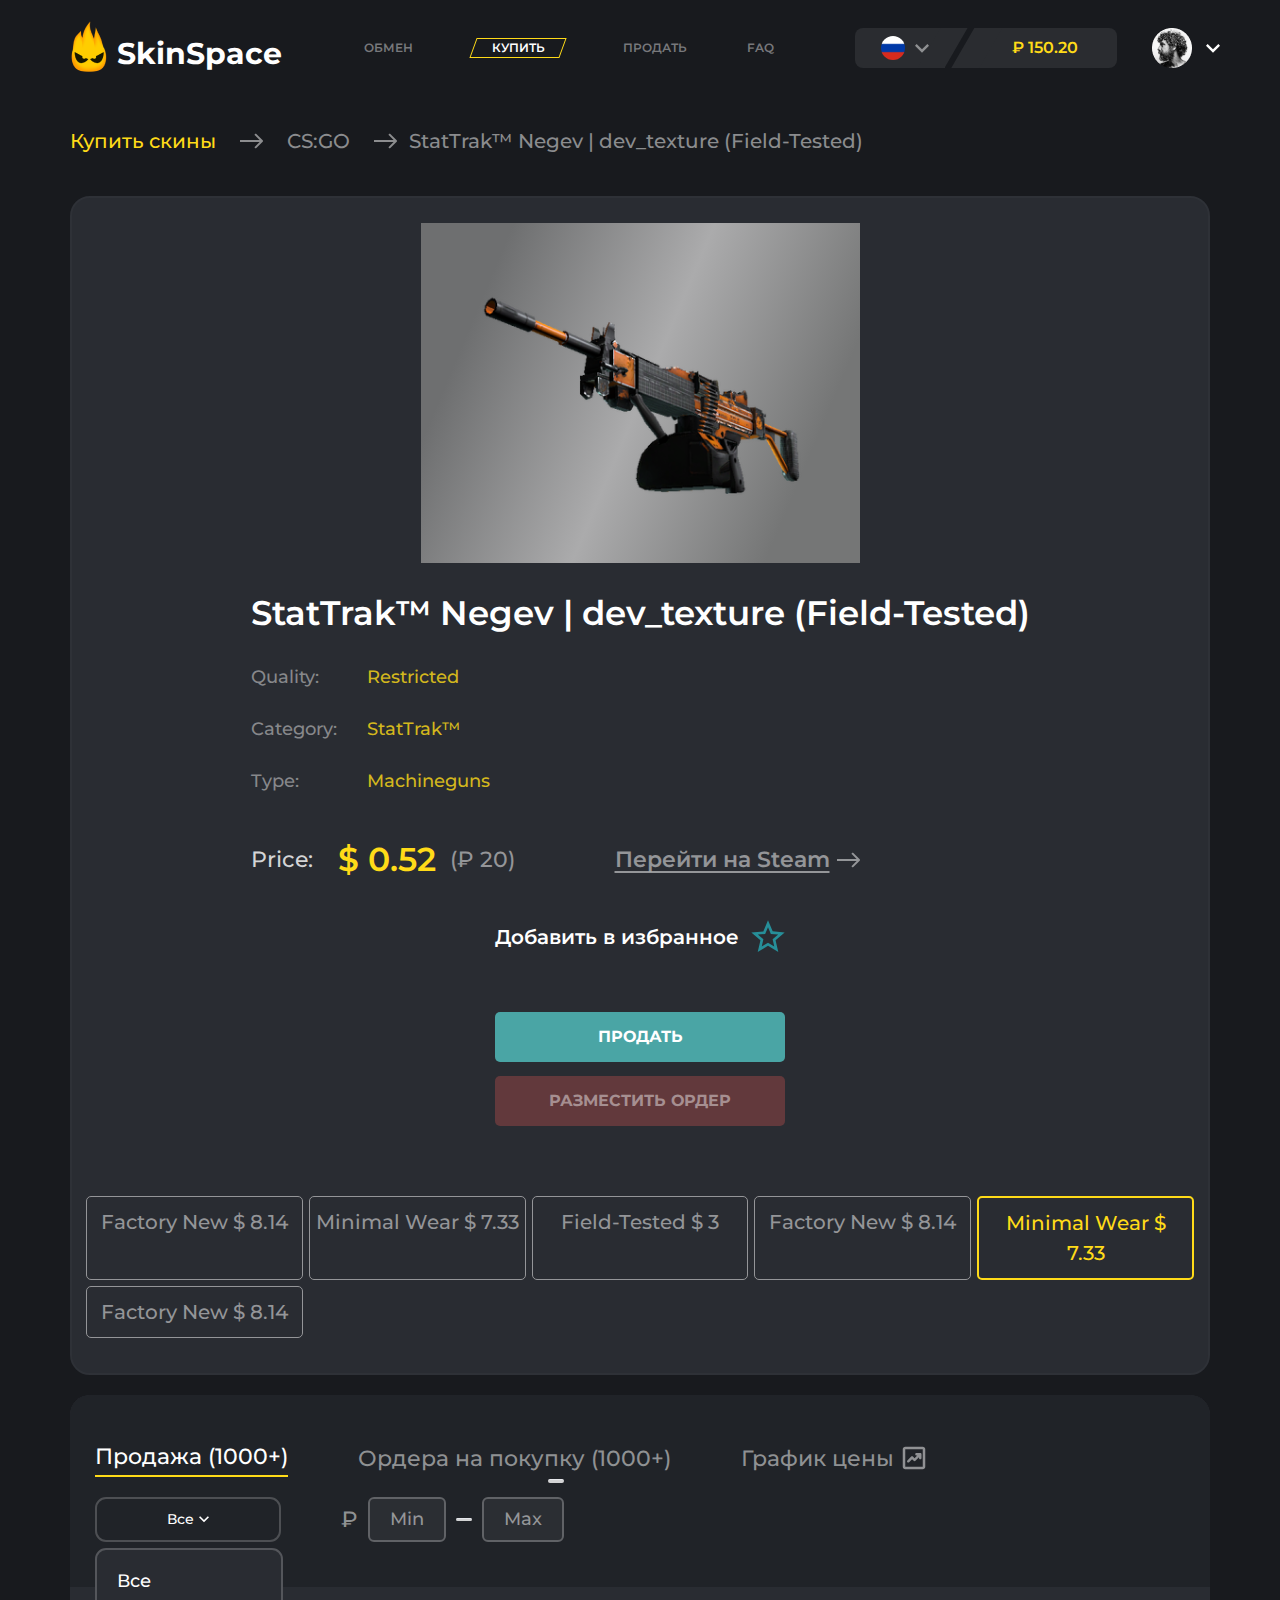
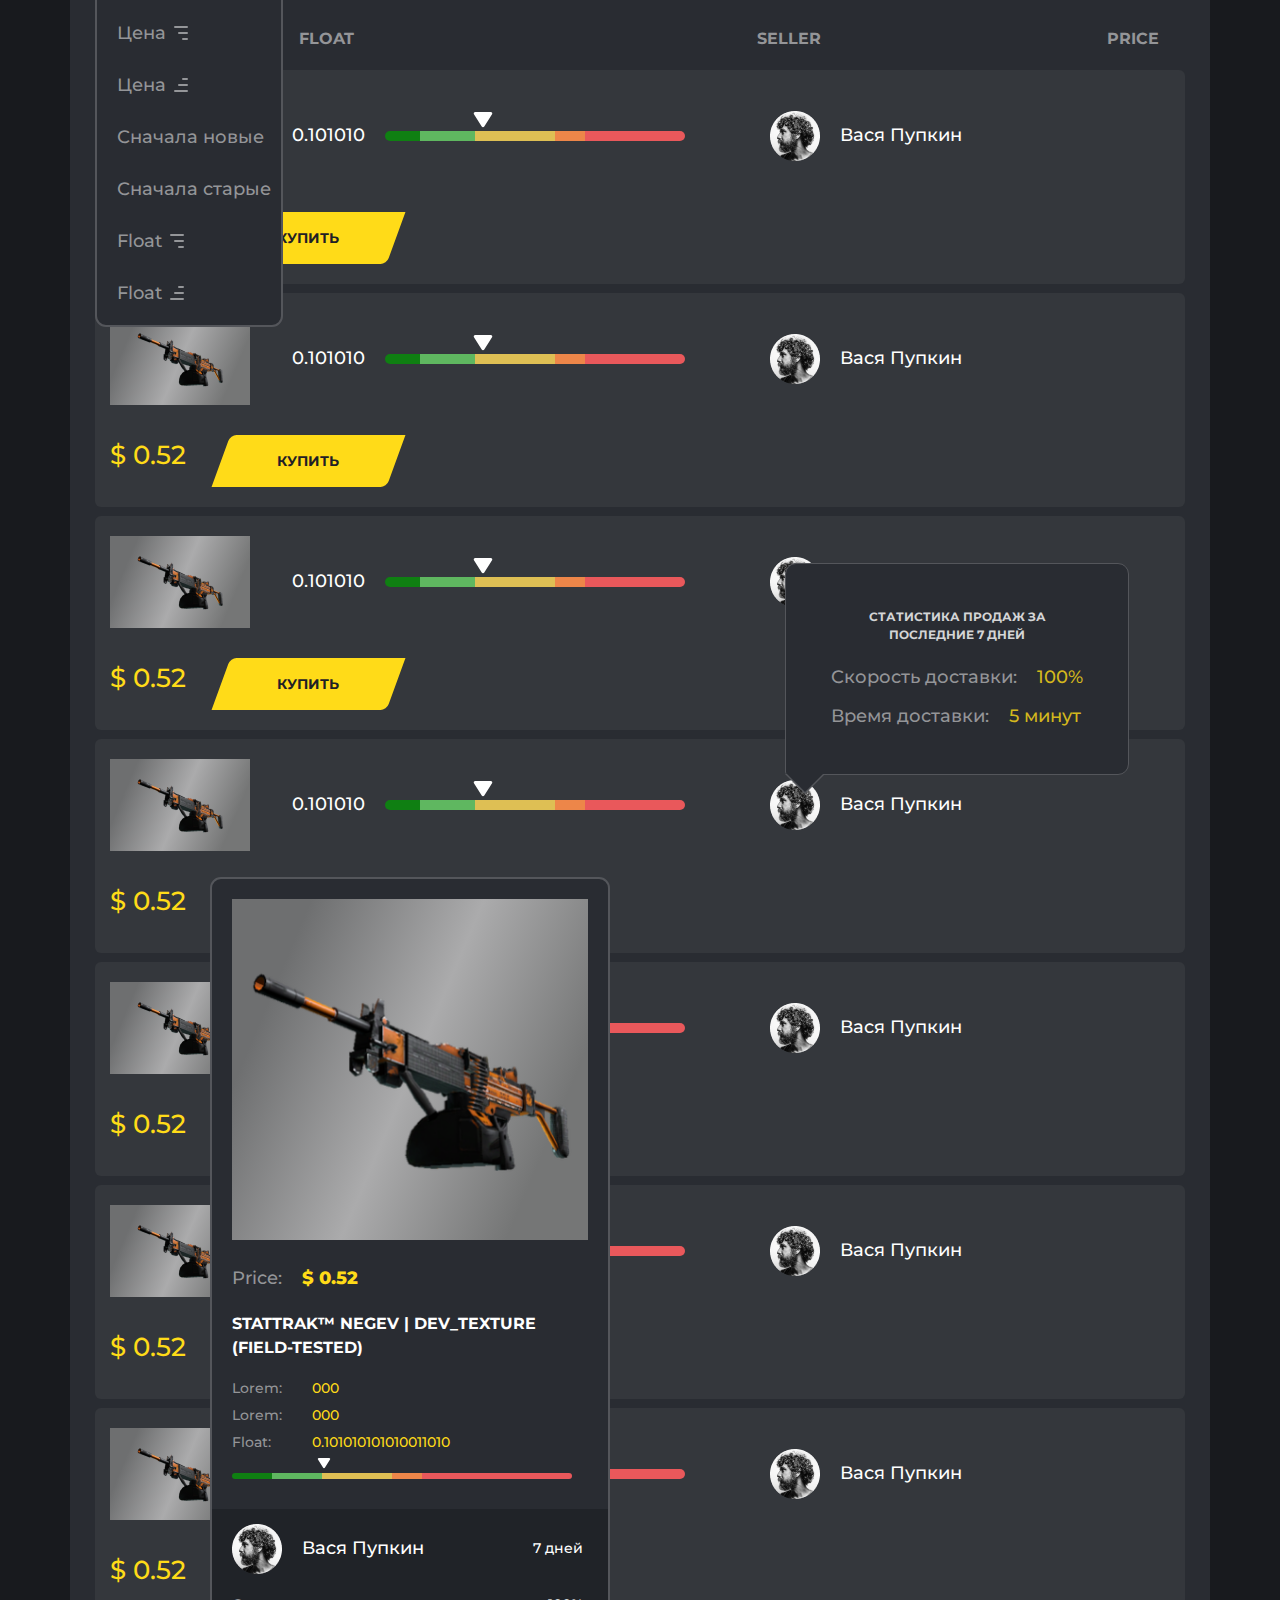
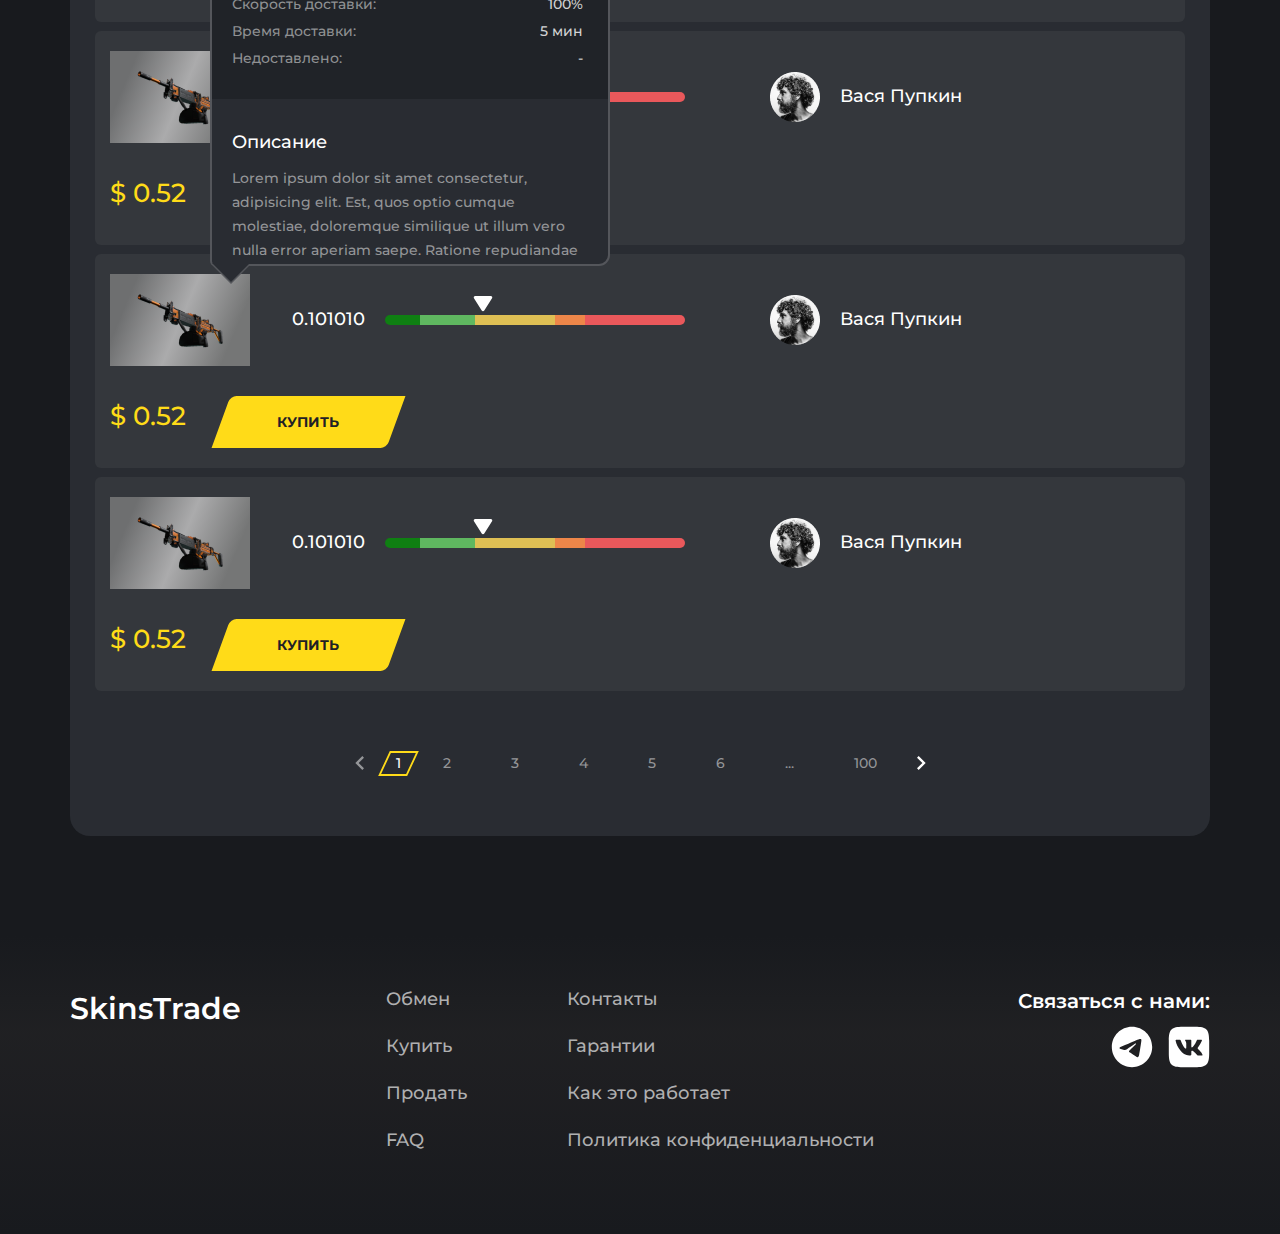
<file: card_product/index.html>
<!DOCTYPE html>
<html lang="en">
<head>
    <meta charset="UTF-8">
    <meta http-equiv="X-UA-Compatible" content="IE=edge">
    <meta name="viewport" content="width=device-width, initial-scale=1.0">
    <title>Document</title>
    <link href="output.css" rel="stylesheet">
    <link rel="stylesheet" href="css/style.css">
    <link rel="preconnect" href="https://fonts.googleapis.com">
    <link rel="preconnect" href="https://fonts.gstatic.com" crossorigin>
    <link rel="preconnect" href="https://fonts.googleapis.com">
    <link rel="preconnect" href="https://fonts.gstatic.com" crossorigin>
    <link href="https://fonts.googleapis.com/css2?family=Montserrat:wght@400;500;600;800&display=swap" rel="stylesheet">
</head>
<body class="body">

    <!-- Везжающая менюшка на мобилках -->
    <div class="dropdowm_menu">
        <img src="img/cross_dropdown.svg" class="dropdowm_menu_cross" alt="крестик">
        <ul class="dropdowm_menu_items">
            <li class="dropdowm_menu_sub_itemsWhite">Обмен</li>
            <li class="dropdowm_menu_sub_itemsLemony">Купить</li>
            <li class="dropdowm_menu_sub_itemsWhite">Продать</li>
            <li class="dropdowm_menu_sub_itemsWhite">FAQ</li>
        </ul>            
    </div>
    <!-- Везжающая менюшка на мобилках -->

    <header class="header">
        <nav class="nav">
            <div class="sub_nav">
                <div class="sub_nav_burger">
                    <img src="img/nav_burger.svg" class="sub_nav_burger_svg" alt="бургер меню">                    
                </div>
                <img src="img/fire_logo.png" class="img_logo" alt="лого">
                <h2 class="text_logo">SkinSpace</h2>
            </div>
            <div class="menu_items">
                <span class="sub_menu_items">Обмен</span>
                <div class="sub_menu_items_custom">
                    <span class="sub_menu_items_customText">Купить</span>
                </div>
                <span class="sub_menu_items">Продать</span>
                <span class="sub_menu_items">FAQ</span>
            </div>
            <div class="language_balance_account">
                <div class="language">
                    <img src="img/russia.svg" class="language_flag" alt="флажок России">
                    <img src="img/language_arrow.svg" class="language_arrow" alt="стрелочка">
                </div>
                <div class="balance">
                    <div class="sub_balance_desktop">
                        <span class="balance_money">₽ 150.20</span>
                    </div>                   
                </div>
                <div class="account">
                    <img src="img/man.png" class="account_man" alt="Чел с шапки">
                    <img src="img/account_arrow.svg" class="account_arrow" alt="стрелочка">    
                </div>
            </div>
        </nav>

        <!-- Выпадающая менюшка шапки -->
        <div class="mini_dropdown">
            <ul>
                <li class="replenish_the_balance">
                    Пополнить баланс
                </li>
                <li class="withdraw_from_the_balance">
                    Вывести с баланса
                </li>
                <li class="personal_area">
                    Личный кабинет
                </li>
                <li class="exit">
                    Выйти
                </li>
            </ul>
        </div>
        <!-- Выпадающая менюшка шапки -->

        <!-- Выпадающий выбор языков шапки -->
        <div class="mini_dropdown_language">
            <div class="mini_dropdown_languageRu">
                <img src="img/russia.svg" class="mini_dropdown_language_miniRu" alt="ру флаг">
                <h2 class="mini_dropdown_language_text">RU</h2>
            </div>
            <div class="mini_dropdown_languageEn">
                <img src="img/english.svg" class="mini_dropdown_language_miniEn" alt="инглиш флаг">
                <h2 class="mini_dropdown_language_text">EN</h2>
            </div>
        </div>
        <!-- Выпадающий выбор языков шапки -->
    </header>

    <!-- Pop-up: Ордер на покупку -->
    <div class="buy_order">
        <div class="header_buy_order">
            <h2 class="header_buy_order_mainText">Размещение ордера на покупку</h2>
            <img src="img/popUp_cross.svg" class="popUp_cross" alt="крестик">
        </div>
        <div class="buy_order_card">
            <div class="buy_order_card_image_mobile">
                <div class="buy_order_card_image">
                    <img src="img/negev_card.png" class="buy_order_card_img" alt="негев">
                </div>
                <div class="buy_order_card_items_mainText_mobile">
                    StatTrak™ Negev | 
                    <div class="buy_order_card_items_sub_mainText_mobile">
                        dev_texture (Field-Tested)
                    </div>
                </div>
            </div>
            <div class="buy_order_card_items">
                <h2 class="buy_order_card_items_mainText">
                    StatTrak™ Negev | dev_texture (Field-Tested)
                </h2>
                <div class="buy_order_card_sub_items">
                    <div class="buy_order_card_itemLeft">
                        <span class="buy_order_card_itemLeft_text">Минимальная продажа:</span>
                        <span class="buy_order_card_itemLeft_text">Максимальный ордер на покупку:</span>
                    </div>
                    <div class="buy_order_card_itemRight">
                        <div class="buy_order_card_sub_itemRight">
                            <span class="buy_order_card_itemRight_textYellow">$ 3030</span>
                            <span class="buy_order_card_itemRight_textGray">(₽ 20)</span>
                        </div>
                        <div class="buy_order_card_sub_itemRight">
                            <span class="buy_order_card_itemRight_textYellow">$ 30303</span>
                            <span class="buy_order_card_itemRight_textGray">(₽ 20)</span>
                        </div>
                    </div>
                </div>
            </div>
        </div>
        <div class="buy_order_inputBlocks">
            <div class="buy_order_sub_inputBlocks">
                <span class="buy_order_sub_inputBlocks_textWhite">Введите цену</span>
                <span class="buy_order_sub_inputBlocks_textYellow">Показать в USD</span>
            </div>
            <input type="text" class="buy_order_sub_input" placeholder="₽">
            <span class="buy_order_sub_inputBlocks_warningText">Цена должна быть равной цене последнего ордера в ленте или отличаться не менее, чем на 1 .</span>
            <div class="buy_order_inputBlock">
                <span class="buy_order_inputBlock_text">Введите количество</span>
                <input type="text" class="buy_order_sub_input" placeholder="1">
            </div>
        </div>
        <div class="buy_order_footer">
            <div class="buy_order_sub_footer">
                <span class="buy_order_sub_footer_textWhite">Общая сумма:</span>
                <span class="buy_order_sub_footer_textYellow">$ 0</span>
            </div>
            <div class="buy_order_footer_customButton">
                <a href="#" class="buy_order_footer_button">Разместить</a>
            </div>
        </div>
    </div>
    <!-- Pop-up: Ордер на покупку -->

    <!-- Pop-up: Ордер на покупку успешно размещён -->
    <div class="order_successfully_placed">
        <img src="img/success.svg" class="success_image" alt="успешно">
        <h2 class="order_successfully_placed_mainText">Ваш ордер на покупку
            успешно размещен!
        </h2>
        <img src="img/popUp_cross.svg" class="popUp_cross_success" alt="крестик">
    </div>
    <!-- Pop-up: Ордер на покупку успешно размещён -->

    <!-- Фильтр: Все. Мобильная версия -->
    <div class="filter_popularity_mobile">
        <span class="filter_popularity_mobile_textWhite">Все</span>
        <div class="filter_popularity_mobile_textBlock">
            <span class="filter_popularity_mobile_text">Цена</span>
            <img src="img/ladder_top.svg" class="ladder_top_mobile" alt="лесенка">
        </div>
        <div class="filter_popularity_mobile_textBlock">
            <span class="filter_popularity_mobile_text">Цена</span>
            <img src="img/ladder_bottom.svg" class="ladder_bottom_mobile" alt="лесенка">
        </div>
        <span class="filter_popularity_mobile_text">Сначала новые</span>
        <span class="filter_popularity_mobile_text">Сначала старые</span>
        <div class="filter_popularity_mobile_textBlock">
            <span class="filter_popularity_mobile_text">Float</span>
            <img src="img/ladder_top.svg" class="ladder_top_mobile" alt="лесенка">
        </div>
        <div class="filter_popularity_mobile_textBlock">
            <span class="filter_popularity_mobile_text">Float</span>
            <img src="img/ladder_bottom.svg" class="ladder_bottom_mobile" alt="лесенка">
        </div>
        <img src="img/cross_popUp.svg" class="cross_popUp_filter" alt="крестик">
    </div>
    <!-- Фильтр: Популярность. Мобильная версия -->

    <!-- Pop-up: Статистика продаж. Мобильная версия -->
    <div class="popUp_statistics_sell_mobile">
        <h2 class="popUp_statistics_sell_mainText_mobile">Cтатистика продаж за последние 7 дней</h2>
        <div class="popUp_statistics_sell_infoItem_mobile">
            <span class="popUp_statistics_sell_infoItem_textGray">Cкорость доставки:</span>
            <span class="popUp_statistics_sell_infoItem_textYellow">100%</span>
        </div>
        <div class="popUp_statistics_sell_infoItem_mobile">
            <span class="popUp_statistics_sell_infoItem_textGray">Время доставки:</span>
            <span class="popUp_statistics_sell_infoItem_textYellow">5 минут</span>
        </div>
        <img src="img/popUp_cross.svg" class="popUp_statistics_sell_mobile_cross" alt="керстик">
    </div>
    <!-- Pop-up: Статистика продаж. Мобильная версия -->

    <!-- Pop-up: Карточка товара со скроллом. Мобильная версия -->
    <div class="popUp_card_product_mobile">
        <div class="popUp_sub_card_product_mobile">
            <div class="popUp_card_product_image_mobile">
                <img src="img/negev.png" class="popUp_card_product_image_negev" alt="негев">
                <img src="img/popUp_cross.svg" class="popUp_card_product_image_mobile_cross" alt="крестик">
            </div>
            <div class="popUp_card_product_priceBlock">
                <span class="popUp_card_product_priceBlock_textGray">Price:</span>
                <span class="popUp_card_product_priceBlock_textYellow">$ 0.52</span>
            </div>
            <h2 class="popUp_card_product_mainText">
                StatTrak™ Negev | dev_texture (Field-Tested)
            </h2>
            <div class="popUp_card_product_items">
                <div class="popUp_card_product_itemsLeft">
                    <span class="popUp_card_product_itemsLeft_text">Lorem:</span>
                    <span class="popUp_card_product_itemsLeft_text">Lorem:</span>
                    <span class="popUp_card_product_itemsLeft_text">Float:</span>
                </div>
                <div class="popUp_card_product_itemsRight">
                    <span class="popUp_card_product_itemsRight_text">000</span>
                    <span class="popUp_card_product_itemsRight_text">000</span>
                    <span class="popUp_card_product_itemsRight_text">0.101010101010011010</span>
                </div>
            </div>
            <div class="popUp_card_product_items_scaleColorful">
                <div class="popUp_card_product_items_scale_scaleGreen"></div>
                <div class="popUp_card_product_items_scaleLightGreen"></div>
                <div class="popUp_card_product_items_scaleLightOrange">
                    <img src="img/triangle.svg" class="triangle_popUp" alt="треугольник">
                </div>
                <div class="popUp_card_product_items_scaleOrange"></div>
                <div class="popUp_card_product_items_scaleRed"></div>
            </div>
            <div class="popUp_card_product_profile">
                <div class="popUp_card_product_profileHeader">
                    <div class="popUp_card_product_sub_profileHeader">
                        <img src="img/obivan_kenobi.png" class="popUp_card_product_sub_profileHeader_image_mobile" alt="Челик">
                        <span class="popUp_card_product_sub_profileHeader_mainText_mobile">Вася Пупкин</span>
                    </div>
                    <span class="popUp_card_product_sub_profileHeader_subText">7 дней</span>
                </div>
                <div class="popUp_card_product_profile_items">
                    <div class="popUp_card_product_profile_itemLeft">
                        <span class="popUp_card_product_profile_itemLeft_text">Скорость доставки:</span>
                        <span class="popUp_card_product_profile_itemLeft_text">Время доставки:</span>
                        <span class="popUp_card_product_profile_itemLeft_text">Недоставлено:</span>
                    </div>
                    <div class="popUp_card_product_profile_itemRight">
                        <span class="popUp_card_product_profile_itemRight_text">100%</span>
                        <span class="popUp_card_product_profile_itemRight_text">5 мин</span>
                        <span class="popUp_card_product_profile_itemRight_text">-</span>
                    </div>
                </div>
            </div>
            <div class="popUp_card_product_description">
                <h2 class="popUp_card_product_description_mainText">Описание</h2>
                <div class="popUp_card_product_description_subText">
                    <span class="popUp_card_product_description_text">Lorem ipsum dolor sit amet consectetur, 
                        adipisicing elit. Est, quos optio cumque molestiae, 
                        doloremque similique ut illum vero nulla error aperiam saepe. 
                        Ratione repudiandae temporibus obcaecati architecto beatae eos veniam. Lorem 
                        ipsum dolor sit amet consectetur adipisicing elit. 
                        Deserunt, porro itaque. Assumenda, provident ipsa? 
                        Tempore quam error veniam. Necessitatibus aut alias consectetur cupiditate molestiae, 
                        culpa architecto ullam cumque earum rem.
                    </span>
                </div>
            </div>
        </div>
    </div>
    <!-- Pop-up: Карточка товара со скроллом. Мобильная версия -->

    <!-- Pop-up: Подтверждения ордера на покупку -->
    <div class="buy_order_confirm">
        <div class="header_buy_order">
            <h2 class="header_buy_order_mainText">Подтвердить покупку</h2>
            <img src="img/popUp_cross.svg" class="popUp_cross" alt="крестик">
        </div>
        <div class="buy_order_card">
            <div class="buy_order_sub_card">
                <div class="buy_order_confirm_card_image">
                    <img src="img/negev_card.png" class="buy_order_card_img" alt="негев">
                </div>
                <div class="buy_order_confirm_card_items_mainText_mobile">
                    StatTrak™ Negev | 
                    <div class="buy_order_confirm_card_items_sub_mainText_mobile">
                        dev_texture (Field-Tested)
                    </div>
                </div>
            </div>
            <div class="buy_order_confirm_card_items">
                <h2 class="buy_order_confirm_card_items_mainText">
                    StatTrak™ Negev | dev_texture (Field-Tested)
                </h2>
                <div class="buy_order_confirm_card_sub_items">
                    <div class="buy_order_card_itemLeft">
                        <span class="buy_order_card_itemLeft_text">Продавец:</span>
                        <span class="buy_order_card_itemLeft_text">Стоимость предмета:</span>
                    </div>
                    <div class="buy_order_card_itemRight">
                        <div class="buy_order_card_sub_itemRight">
                            <span class="buy_order_card_itemRight_textYellow">Вася Пупкин</span>
                        </div>
                        <div class="buy_order_card_sub_itemRight">
                            <span class="buy_order_confirm_card_itemRight_textYellow">$ 20</span>
                            <span class="buy_order_confirm_card_itemRight_textYellow_mobile">$ 5050</span>
                            <span class="buy_order_confirm_card_itemRight_textGray">(₽ 1200)</span>
                            <span class="buy_order_confirm_card_itemRight_textGray_mobile">(₽ 20)</span>
                        </div>
                    </div>
                </div>
            </div>
        </div>
        <div class="buy_order_confirm_body_mainText">
            <span class="buy_order_confirm_body_text">
                После оплаты необходимо отправить торговое предложение в течении 5 минут! 
                Продавец обязан отправить вам товар в течении 12 часов.
            </span>
        </div>
        <div class="buy_order_footer">
            <div class="buy_order_sub_footer">
                <span class="buy_order_sub_footer_textWhite">Сумма для оплаты:</span>
                <span class="buy_order_sub_footer_textYellow">$ 20</span>
            </div>
            <div class="buy_order_confirm_footer_customButton">
                <a href="#" class="buy_order_footer_button">оплатить</a>
            </div>
        </div>
    </div>
    <!-- Pop-up: Подтверждения ордера на покупку -->

    <main>
        <section>
            <div class="card_path">
                <span class="card_path_textFrst card_path_textFrst_active">Купить скины</span>
                <img src="img/right_arrow.svg" class="right_arrow" alt="стрелочка">
                <span class="card_path_text">CS:GO</span>
                <img src="img/right_arrow.svg" class="right_arrow" alt="стрелочка">
                <span class="card_path_textLast">StatTrak™ Negev | dev_texture (Field-Tested)</span>
            </div>
            <div class="card">
                <div class="card_body">
                    <div class="card_bodyNegev">
                        <img src="img/negev.png" class="negev" alt="Негев">
                        <img src="img/star.svg" class="star_mobile" alt="звезда">
                    </div>
                    <div class="card_body_mainInfo">
                        <h2 class="card_body_mainInfoText">StatTrak™ Negev | dev_texture (Field-Tested)</h2>
                        <div class="card_body_sub_mainInfo">
                            <div class="card_body_sub_mainInfo_leftText">
                                <span class="card_body_sub_mainInfo_leftTextBasic">Quality:</span>
                                <span class="card_body_sub_mainInfo_leftTextBasic">Category:</span>
                                <span class="card_body_sub_mainInfo_leftTextBasic">Type:</span>
                            </div>
                            <div class="card_body_sub_mainInfo_rightText">
                                <span class="card_body_sub_mainInfo_rightTextYellow">Restricted</span>
                                <span class="card_body_sub_mainInfo_rightTextYellow">StatTrak™</span>
                                <span class="card_body_sub_mainInfo_rightTextYellow">Machineguns</span>
                            </div>
                        </div>
                        <div class="card_body_sub_mainInfo_footer">
                            <span class="card_body_sub_mainInfo_footer_priceText">Price:</span>
                            <h3 class="card_body_sub_mainInfo_footer_dollarText">$ 0.52</h3>
                            <span class="card_body_sub_mainInfo_footer_roubleText">(₽ 20)</span>
                            <div class="card_body_sub_mainInfo_footerLink">
                                <a href="#" class="card_body_sub_mainInfo_footer_link">Перейти на Steam</a>
                                <img src="img/right_arrow.svg" class="right_arrowCard" alt="стрелочка">
                            </div>
                        </div>
                    </div>
                    <div class="card_body_mainInfo_activityBlock">
                        <div class="card_body_mainInfo_activityBlock_favorite">
                            <h3 class="card_body_mainInfo_activityBlock_mainText">Добавить в избранное</h3>
                            <img src="img/star.svg" class="star" alt="звезда">
                        </div>
                        <div class="card_body_mainInfo_activityBlock_buttons">
                            <div class="card_body_mainInfo_activityBlock_sellButton">
                                <a href="#" class="card_body_mainInfo_activityBlock_sellButton_link">продать</a>
                            </div>
                            <div class="card_body_mainInfo_activityBlock_placeButton">
                                <a href="#" class="card_body_mainInfo_activityBlock_placeButton_link">разместить ордер</a>
                            </div>
                        </div>
                    </div>
                </div>
                <div class="card_bodyFooter">
                    <div class="card_bodyFooter_item">
                        <span class="card_bodyFooter_item_text">Factory New $ 8.14</span>
                    </div>
                    <div class="card_bodyFooter_item">
                        <span class="card_bodyFooter_item_text">Minimal Wear $ 7.33</span>
                    </div>
                    <div class="card_bodyFooter_item">
                        <span class="card_bodyFooter_item_text">Field-Tested $ 3</span>
                    </div>
                    <div class="card_bodyFooter_item">
                        <span class="card_bodyFooter_item_text">Factory New $ 8.14</span>
                    </div>
                    <div class="card_bodyFooter_itemActive">
                        <span class="card_bodyFooter_item_textActive">Minimal Wear $ 7.33</span>
                    </div>
                    <div class="card_bodyFooter_item">
                        <span class="card_bodyFooter_item_text">Factory New $ 8.14</span>
                    </div>
                </div>
            </div>
            <div class="card_products">
                <div class="header_card_products">
                    <div class="header_card_products_leftItems">
                        <span class="header_card_products_leftItems_textActive">Продажа (1000+)</span>
                        <span class="header_card_products_leftItems_text">Ордера на покупку (1000+)</span>
                        <div class="header_card_products_leftItems_graph">
                            <span class="header_card_products_leftItems_graph_text">График цены</span>
                            <img src="img/graph.svg" class="graph" alt="график">
                        </div>
                    </div>
                    <div class="header_card_products_rightItems">
                        <div class="header_card_products_rightItems_allBlock">
                            <span class="header_card_products_rightItems_allBlock_text">Все</span>
                            <img src="img/arrow_allBlock.svg" class="arrow_allBlock" alt="стрелочка">
                        </div>

                        <!-- Фильтр карточек: Все-->
                        <div class="filter_popularity">
                            <span class="filter_popularity_textWhite">Все</span>
                            <div class="filter_popularity_textBlock">
                                <span class="filter_popularity_text">Цена</span>
                                <img src="img/ladder_top.svg" class="ladder_top" alt="лесенка">
                            </div>
                            <div class="filter_popularity_textBlock">
                                <span class="filter_popularity_text">Цена</span>
                                <img src="img/ladder_bottom.svg" class="ladder_bottom" alt="лесенка">
                            </div>
                            <span class="filter_popularity_text">Сначала новые</span>
                            <span class="filter_popularity_text">Сначала старые</span>
                            <div class="filter_popularity_textBlock">
                                <span class="filter_popularity_text">Float</span>
                                <img src="img/ladder_top.svg" class="ladder_top" alt="лесенка">
                            </div>
                            <div class="filter_popularity_textBlock">
                                <span class="filter_popularity_text">Float</span>
                                <img src="img/ladder_bottom.svg" class="ladder_bottom" alt="лесенка">
                            </div>
                        </div>
                        <!-- Фильтр карточек: Все-->

                        <div class="header_card_products_rightItems_filterBlock">
                            <span class="header_card_products_rightItems_filterBlock_textRouble">₽</span>
                            <div class="header_card_products_rightItems_sub_filterBlock">
                                <div class="header_card_products_rightItems_sub_filterBlock_item">
                                    <span class="header_card_products_rightItems_sub_filterBlock_itemText">Min</span>
                                </div>
                                <hr class="header_card_products_rightItems_sub_filterBlock_line">
                                <div class="header_card_products_rightItems_sub_filterBlock_itemLast">
                                    <span class="header_card_products_rightItems_sub_filterBlock_itemText">Max</span>
                                </div>
                                <hr class="header_card_products_rightItems_sub_filterBlock_addLine">
                            </div>
                        </div>
                    </div>
                </div>
                <div class="body_card_products">
                    <div class="body_sub_card_products">
                        <span class="body_sub_card_productsFrstText">item</span>
                        <span class="body_sub_card_productsScndText">float</span>
                        <span class="body_sub_card_productsThrdText">seller</span>
                        <span class="body_sub_card_productsLastText">price</span>
                    </div>
                    <div class="body_sub_card_products_mobile">
                        <div class="body_sub_card_sub_products_mobile">
                            <span class="body_sub_card_productsFrstText">item</span>
                            <span class="body_sub_card_productsScndText">float</span>
                        </div>
                        <div class="body_sub_card_sub_products_mobile">
                            <span class="body_sub_card_productsThrdText">seller</span>
                            <span class="body_sub_card_productsLastText">price</span>
                        </div>
                    </div>
                    <div class="body_cards">
                        <div class="body_soloCard_image">
                            <img src="img/negev_card.png" class="negev_card" alt="негев для карточек">
                        </div>
                        <div class="body_soloCard_scale">
                            <span class="body_soloCard_scaleText">
                                0.101010
                            </span>
                            <div class="body_soloCard_scaleColorful">
                                <div class="body_soloCard_scaleGreen"></div>
                                <div class="body_soloCard_scaleLightGreen"></div>
                                <div class="body_soloCard_scaleLightOrange">
                                    <img src="img/triangle.svg" class="triangle" alt="треугольник">
                                </div>
                                <div class="body_soloCard_scaleOrange"></div>
                                <div class="body_soloCard_scaleRed"></div>
                            </div>
                        </div>
                        <div class="body_soloCard_profile">
                            <img src="img/obivan_kenobi.png" class="obivan_kenobi" alt="">
                            <span class="body_soloCard_profile_text">Вася Пупкин</span>
                        </div>
                        <h3 class="body_soloCard_dollars_mobile">$ 0.52</h3>
                        <div class="body_soloCard_dollarsRouble_mobile">
                            <h3 class="body_soloCard_dollars">$ 0.52</h3>
                            <span class="body_soloCard_roubles">(₽ 20)</span>
                        </div>
                        <div class="body_soloCard_customButton">
                            <a href="#" class="body_soloCard_customButton_text">купить</a>
                        </div>
                    </div>
                    <div class="body_cards">
                        <div class="body_soloCard_image">
                            <img src="img/negev_card.png" class="negev_card" alt="негев для карточек">
                        </div>
                        <div class="body_soloCard_scale">
                            <span class="body_soloCard_scaleText">
                                0.101010
                            </span>
                            <div class="body_soloCard_scaleColorful">
                                <div class="body_soloCard_scaleGreen"></div>
                                <div class="body_soloCard_scaleLightGreen"></div>
                                <div class="body_soloCard_scaleLightOrange">
                                    <img src="img/triangle.svg" class="triangle" alt="треугольник">
                                </div>
                                <div class="body_soloCard_scaleOrange"></div>
                                <div class="body_soloCard_scaleRed"></div>
                            </div>
                        </div>
                        <div class="body_soloCard_profile">
                            <img src="img/obivan_kenobi.png" class="obivan_kenobi" alt="">
                            <span class="body_soloCard_profile_text">Вася Пупкин</span>
                        </div>
                        <h3 class="body_soloCard_dollars_mobile">$ 0.52</h3>
                        <div class="body_soloCard_dollarsRouble_mobile">
                            <h3 class="body_soloCard_dollars">$ 0.52</h3>
                            <span class="body_soloCard_roubles">(₽ 20)</span>
                        </div>
                        <div class="body_soloCard_customButton">
                            <a href="#" class="body_soloCard_customButton_text">купить</a>
                        </div>
                    </div>
                    <div class="body_cards">
                        <div class="body_soloCard_image">
                            <img src="img/negev_card.png" class="negev_card" alt="негев для карточек">
                        </div>
                        <div class="body_soloCard_scale">
                            <span class="body_soloCard_scaleText">
                                0.101010
                            </span>
                            <div class="body_soloCard_scaleColorful">
                                <div class="body_soloCard_scaleGreen"></div>
                                <div class="body_soloCard_scaleLightGreen"></div>
                                <div class="body_soloCard_scaleLightOrange">
                                    <img src="img/triangle.svg" class="triangle" alt="треугольник">
                                </div>
                                <div class="body_soloCard_scaleOrange"></div>
                                <div class="body_soloCard_scaleRed"></div>
                            </div>
                        </div>
                        <div class="body_soloCard_profile">
                            <img src="img/obivan_kenobi.png" class="obivan_kenobi" alt="">
                            <span class="body_soloCard_profile_text">Вася Пупкин</span>
                        </div>
                        <h3 class="body_soloCard_dollars_mobile">$ 0.52</h3>
                        <div class="body_soloCard_dollarsRouble_mobile">
                            <h3 class="body_soloCard_dollars">$ 0.52</h3>
                            <span class="body_soloCard_roubles">(₽ 20)</span>
                        </div>
                        <div class="body_soloCard_customButton">
                            <a href="#" class="body_soloCard_customButton_text">купить</a>
                        </div>
                    </div>
                    <div class="body_cards">
                        <div class="body_soloCard_image">
                            <img src="img/negev_card.png" class="negev_card" alt="негев для карточек">
                        </div>
                        <div class="body_soloCard_scale">
                            <span class="body_soloCard_scaleText">
                                0.101010
                            </span>
                            <div class="body_soloCard_scaleColorful">
                                <div class="body_soloCard_scaleGreen"></div>
                                <div class="body_soloCard_scaleLightGreen"></div>
                                <div class="body_soloCard_scaleLightOrange">
                                    <img src="img/triangle.svg" class="triangle" alt="треугольник">
                                </div>
                                <div class="body_soloCard_scaleOrange"></div>
                                <div class="body_soloCard_scaleRed"></div>
                            </div>
                        </div>
                        <div class="body_soloCard_profile">
                            <img src="img/obivan_kenobi.png" class="obivan_kenobi" alt="">
                            <span class="body_soloCard_profile_text">Вася Пупкин</span>
                            
                            <!-- Pop-up: Статистика продаж -->
                            <div class="popUp_statistics_sell">
                                <h2 class="popUp_statistics_sell_mainText">Cтатистика продаж за последние 7 дней</h2>
                                <div class="popUp_statistics_sell_infoItem">
                                    <span class="popUp_statistics_sell_infoItem_textGray">Cкорость доставки:</span>
                                    <span class="popUp_statistics_sell_infoItem_textYellow">100%</span>
                                </div>
                                <div class="popUp_statistics_sell_infoItem">
                                    <span class="popUp_statistics_sell_infoItem_textGray">Время доставки:</span>
                                    <span class="popUp_statistics_sell_infoItem_textYellow">5 минут</span>
                                </div>
                            </div>
                            
                            <!-- Pop-up: Статистика продаж -->
                        </div>
                        <h3 class="body_soloCard_dollars_mobile">$ 0.52</h3>
                        <div class="body_soloCard_dollarsRouble_mobile">
                            <h3 class="body_soloCard_dollars">$ 0.52</h3>
                            <span class="body_soloCard_roubles">(₽ 20)</span>
                        </div>
                        <div class="body_soloCard_customButton">
                            <a href="#" class="body_soloCard_customButton_text">купить</a>
                        </div>
                    </div>
                    <div class="body_cards">
                        <div class="body_soloCard_image">
                            <img src="img/negev_card.png" class="negev_card" alt="негев для карточек">
                        </div>
                        <div class="body_soloCard_scale">
                            <span class="body_soloCard_scaleText">
                                0.101010
                            </span>
                            <div class="body_soloCard_scaleColorful">
                                <div class="body_soloCard_scaleGreen"></div>
                                <div class="body_soloCard_scaleLightGreen"></div>
                                <div class="body_soloCard_scaleLightOrange">
                                    <img src="img/triangle.svg" class="triangle" alt="треугольник">
                                </div>
                                <div class="body_soloCard_scaleOrange"></div>
                                <div class="body_soloCard_scaleRed"></div>
                            </div>
                        </div>
                        <div class="body_soloCard_profile">
                            <img src="img/obivan_kenobi.png" class="obivan_kenobi" alt="">
                            <span class="body_soloCard_profile_text">Вася Пупкин</span>
                        </div>
                        <h3 class="body_soloCard_dollars_mobile">$ 0.52</h3>
                        <div class="body_soloCard_dollarsRouble_mobile">
                            <h3 class="body_soloCard_dollars">$ 0.52</h3>
                            <span class="body_soloCard_roubles">(₽ 20)</span>
                        </div>
                        <div class="body_soloCard_customButton">
                            <a href="#" class="body_soloCard_customButton_text">купить</a>
                        </div>
                    </div>
                    <div class="body_cards">
                        <div class="body_soloCard_image">
                            <img src="img/negev_card.png" class="negev_card" alt="негев для карточек">
                        </div>
                        <div class="body_soloCard_scale">
                            <span class="body_soloCard_scaleText">
                                0.101010
                            </span>
                            <div class="body_soloCard_scaleColorful">
                                <div class="body_soloCard_scaleGreen"></div>
                                <div class="body_soloCard_scaleLightGreen"></div>
                                <div class="body_soloCard_scaleLightOrange">
                                    <img src="img/triangle.svg" class="triangle" alt="треугольник">
                                </div>
                                <div class="body_soloCard_scaleOrange"></div>
                                <div class="body_soloCard_scaleRed"></div>
                            </div>
                        </div>
                        <div class="body_soloCard_profile">
                            <img src="img/obivan_kenobi.png" class="obivan_kenobi" alt="">
                            <span class="body_soloCard_profile_text">Вася Пупкин</span>
                        </div>
                        <h3 class="body_soloCard_dollars_mobile">$ 0.52</h3>
                        <div class="body_soloCard_dollarsRouble_mobile">
                            <h3 class="body_soloCard_dollars">$ 0.52</h3>
                            <span class="body_soloCard_roubles">(₽ 20)</span>
                        </div>
                        <div class="body_soloCard_customButton">
                            <a href="#" class="body_soloCard_customButton_text">купить</a>
                        </div>
                    </div>
                    <div class="body_cards">
                        <div class="body_soloCard_image">
                            <img src="img/negev_card.png" class="negev_card" alt="негев для карточек">
                        </div>
                        <div class="body_soloCard_scale">
                            <span class="body_soloCard_scaleText">
                                0.101010
                            </span>
                            <div class="body_soloCard_scaleColorful">
                                <div class="body_soloCard_scaleGreen"></div>
                                <div class="body_soloCard_scaleLightGreen"></div>
                                <div class="body_soloCard_scaleLightOrange">
                                    <img src="img/triangle.svg" class="triangle" alt="треугольник">
                                </div>
                                <div class="body_soloCard_scaleOrange"></div>
                                <div class="body_soloCard_scaleRed"></div>
                            </div>
                        </div>
                        <div class="body_soloCard_profile">
                            <img src="img/obivan_kenobi.png" class="obivan_kenobi" alt="">
                            <span class="body_soloCard_profile_text">Вася Пупкин</span>
                        </div>
                        <h3 class="body_soloCard_dollars_mobile">$ 0.52</h3>
                        <div class="body_soloCard_dollarsRouble_mobile">
                            <h3 class="body_soloCard_dollars">$ 0.52</h3>
                            <span class="body_soloCard_roubles">(₽ 20)</span>
                        </div>
                        <div class="body_soloCard_customButton">
                            <a href="#" class="body_soloCard_customButton_text">купить</a>
                        </div>
                    </div>
                    <div class="body_cards">
                        <div class="body_soloCard_image">
                            <img src="img/negev_card.png" class="negev_card" alt="негев для карточек">
                        </div>
                        <div class="body_soloCard_scale">
                            <span class="body_soloCard_scaleText">
                                0.101010
                            </span>
                            <div class="body_soloCard_scaleColorful">
                                <div class="body_soloCard_scaleGreen"></div>
                                <div class="body_soloCard_scaleLightGreen"></div>
                                <div class="body_soloCard_scaleLightOrange">
                                    <img src="img/triangle.svg" class="triangle" alt="треугольник">
                                </div>
                                <div class="body_soloCard_scaleOrange"></div>
                                <div class="body_soloCard_scaleRed"></div>
                            </div>
                        </div>
                        <div class="body_soloCard_profile">
                            <img src="img/obivan_kenobi.png" class="obivan_kenobi" alt="">
                            <span class="body_soloCard_profile_text">Вася Пупкин</span>
                        </div>
                        <h3 class="body_soloCard_dollars_mobile">$ 0.52</h3>
                        <div class="body_soloCard_dollarsRouble_mobile">
                            <h3 class="body_soloCard_dollars">$ 0.52</h3>
                            <span class="body_soloCard_roubles">(₽ 20)</span>
                        </div>
                        <div class="body_soloCard_customButton">
                            <a href="#" class="body_soloCard_customButton_text">купить</a>
                        </div>
                    </div>
                    <div class="body_cards">
                        <div class="body_soloCard_image">
                            <img src="img/negev_card.png" class="negev_card" alt="негев для карточек">

                            <!-- Pop-up: Карточка товара со скроллом -->
                            <div class="popUp_card_product">
                                <div class="popUp_sub_card_product">
                                    <div class="popUp_card_product_image">
                                        <img src="img/negev.png" class="popUp_card_product_image_negev" alt="негев">
                                    </div>
                                    <div class="popUp_card_product_priceBlock">
                                        <span class="popUp_card_product_priceBlock_textGray">Price:</span>
                                        <span class="popUp_card_product_priceBlock_textYellow">$ 0.52</span>
                                    </div>
                                    <h2 class="popUp_card_product_mainText">
                                        StatTrak™ Negev | dev_texture (Field-Tested)
                                    </h2>
                                    <div class="popUp_card_product_items">
                                        <div class="popUp_card_product_itemsLeft">
                                            <span class="popUp_card_product_itemsLeft_text">Lorem:</span>
                                            <span class="popUp_card_product_itemsLeft_text">Lorem:</span>
                                            <span class="popUp_card_product_itemsLeft_text">Float:</span>
                                        </div>
                                        <div class="popUp_card_product_itemsRight">
                                            <span class="popUp_card_product_itemsRight_text">000</span>
                                            <span class="popUp_card_product_itemsRight_text">000</span>
                                            <span class="popUp_card_product_itemsRight_text">0.101010101010011010</span>
                                        </div>
                                    </div>
                                    <div class="popUp_card_product_items_scaleColorful">
                                        <div class="popUp_card_product_items_scale_scaleGreen"></div>
                                        <div class="popUp_card_product_items_scaleLightGreen"></div>
                                        <div class="popUp_card_product_items_scaleLightOrange">
                                            <img src="img/triangle.svg" class="triangle_popUp" alt="треугольник">
                                        </div>
                                        <div class="popUp_card_product_items_scaleOrange"></div>
                                        <div class="popUp_card_product_items_scaleRed"></div>
                                    </div>
                                    <div class="popUp_card_product_profile">
                                        <div class="popUp_card_product_profileHeader">
                                            <div class="popUp_card_product_sub_profileHeader">
                                                <img src="img/obivan_kenobi.png" class="popUp_card_product_sub_profileHeader_image" alt="Челик">
                                                <span class="popUp_card_product_sub_profileHeader_mainText">Вася Пупкин</span>
                                            </div>
                                            <span class="popUp_card_product_sub_profileHeader_subText">7 дней</span>
                                        </div>
                                        <div class="popUp_card_product_profile_items">
                                            <div class="popUp_card_product_profile_itemLeft">
                                                <span class="popUp_card_product_profile_itemLeft_text">Скорость доставки:</span>
                                                <span class="popUp_card_product_profile_itemLeft_text">Время доставки:</span>
                                                <span class="popUp_card_product_profile_itemLeft_text">Недоставлено:</span>
                                            </div>
                                            <div class="popUp_card_product_profile_itemRight">
                                                <span class="popUp_card_product_profile_itemRight_text">100%</span>
                                                <span class="popUp_card_product_profile_itemRight_text">5 мин</span>
                                                <span class="popUp_card_product_profile_itemRight_text">-</span>
                                            </div>
                                        </div>
                                    </div>
                                    <div class="popUp_card_product_description">
                                        <h2 class="popUp_card_product_description_mainText">Описание</h2>
                                        <div class="popUp_card_product_description_subText">
                                            <span class="popUp_card_product_description_text">Lorem ipsum dolor sit amet consectetur, 
                                                adipisicing elit. Est, quos optio cumque molestiae, 
                                                doloremque similique ut illum vero nulla error aperiam saepe. 
                                                Ratione repudiandae temporibus obcaecati architecto beatae eos veniam. Lorem 
                                                ipsum dolor sit amet consectetur adipisicing elit. 
                                                Deserunt, porro itaque. Assumenda, provident ipsa? 
                                                Tempore quam error veniam. Necessitatibus aut alias consectetur cupiditate molestiae, 
                                                culpa architecto ullam cumque earum rem.
                                            </span>
                                        </div>
                                    </div>
                                </div>
                            </div>
                            <!-- Pop-up: Карточка товара со скроллом -->

                        </div>
                        <div class="body_soloCard_scale">
                            <span class="body_soloCard_scaleText">
                                0.101010
                            </span>
                            <div class="body_soloCard_scaleColorful">
                                <div class="body_soloCard_scaleGreen"></div>
                                <div class="body_soloCard_scaleLightGreen"></div>
                                <div class="body_soloCard_scaleLightOrange">
                                    <img src="img/triangle.svg" class="triangle" alt="треугольник">
                                </div>
                                <div class="body_soloCard_scaleOrange"></div>
                                <div class="body_soloCard_scaleRed"></div>
                            </div>
                        </div>
                        <div class="body_soloCard_profile">
                            <img src="img/obivan_kenobi.png" class="obivan_kenobi" alt="">
                            <span class="body_soloCard_profile_text">Вася Пупкин</span>
                        </div>
                        <h3 class="body_soloCard_dollars_mobile">$ 0.52</h3>
                        <div class="body_soloCard_dollarsRouble_mobile">
                            <h3 class="body_soloCard_dollars">$ 0.52</h3>
                            <span class="body_soloCard_roubles">(₽ 20)</span>
                        </div>
                        <div class="body_soloCard_customButton">
                            <a href="#" class="body_soloCard_customButton_text">купить</a>
                        </div>
                    </div>
                    <div class="body_cards">
                        <div class="body_soloCard_image">
                            <img src="img/negev_card.png" class="negev_card" alt="негев для карточек">
                        </div>
                        <div class="body_soloCard_scale">
                            <span class="body_soloCard_scaleText">
                                0.101010
                            </span>
                            <div class="body_soloCard_scaleColorful">
                                <div class="body_soloCard_scaleGreen"></div>
                                <div class="body_soloCard_scaleLightGreen"></div>
                                <div class="body_soloCard_scaleLightOrange">
                                    <img src="img/triangle.svg" class="triangle" alt="треугольник">
                                </div>
                                <div class="body_soloCard_scaleOrange"></div>
                                <div class="body_soloCard_scaleRed"></div>
                            </div>
                        </div>
                        <div class="body_soloCard_profile">
                            <img src="img/obivan_kenobi.png" class="obivan_kenobi" alt="">
                            <span class="body_soloCard_profile_text">Вася Пупкин</span>
                        </div>
                        <h3 class="body_soloCard_dollars_mobile">$ 0.52</h3>
                        <div class="body_soloCard_dollarsRouble_mobile">
                            <h3 class="body_soloCard_dollars">$ 0.52</h3>
                            <span class="body_soloCard_roubles">(₽ 20)</span>
                        </div>
                        <div class="body_soloCard_customButton">
                            <a href="#" class="body_soloCard_customButton_text">купить</a>
                        </div>
                    </div>
                </div>
                <div class="transactions_pagination">
                    <img src="img/pagintation_arrow_gray.svg" class="pagintaion_arrow_gray" alt="стрелочка влево">
                    <div class="transactions_pagination_customBlock">
                        <span class="transactions_pagination_customText">1</span>
                    </div>
                    <span class="transactions_pagination_text">2</span>
                    <span class="transactions_pagination_text">3</span>
                    <span class="transactions_pagination_text">4</span>
                    <span class="transactions_pagination_text">5</span>
                    <span class="transactions_pagination_text">6</span>
                    <span class="transactions_pagination_text">...</span>
                    <span class="transactions_pagination_text">100</span>
                    <img src="img/pagination_arrow_white.svg" class="pagination_arrow_white" alt="">
                </div>
            </div>
        </section>
    </main>

    <footer class="footer">
        <div class="sub_footer">
            <div>
                <h2 class="sub_footer_ST_text">SkinsTrade</h2>
            </div>
            <div class="contact">
                <span class="contact_span">Связаться с нами:</span>
                <div class="sub_contact">
                    <img src="img/contact_1.svg" class="sub_contact_svg_1" alt="тг">    
                    <img src="img/contact_2.svg" class="sub_contact_svg_2" alt="вк">
                </div>
            </div>
            <div class="mobile_sub_footer_items_exchange">
                <div class="mobile_sub_footer_items_exchange_1">
                    <span class="sub_footer_items_exchange_first">Обмен</span>
                    <span class="sub_footer_items_exchange">Купить</span>
                    <span class="sub_footer_items_exchange">Продать</span>
                    <span class="sub_footer_items_exchange">FAQ</span>
                </div>
                <div class="mobile_sub_footer_items_exchange_2">
                    <span class="sub_footer_items_exchange_first">Контакты</span>
                    <span class="sub_footer_items_exchange">Гарантии</span>
                    <span class="sub_footer_items_exchange">Как это работает</span>
                    <span class="sub_footer_items_exchange">Политика конфиденциальности</span>
                </div>
            </div>
        </div>
    </footer>
</body>
</html>
</file>
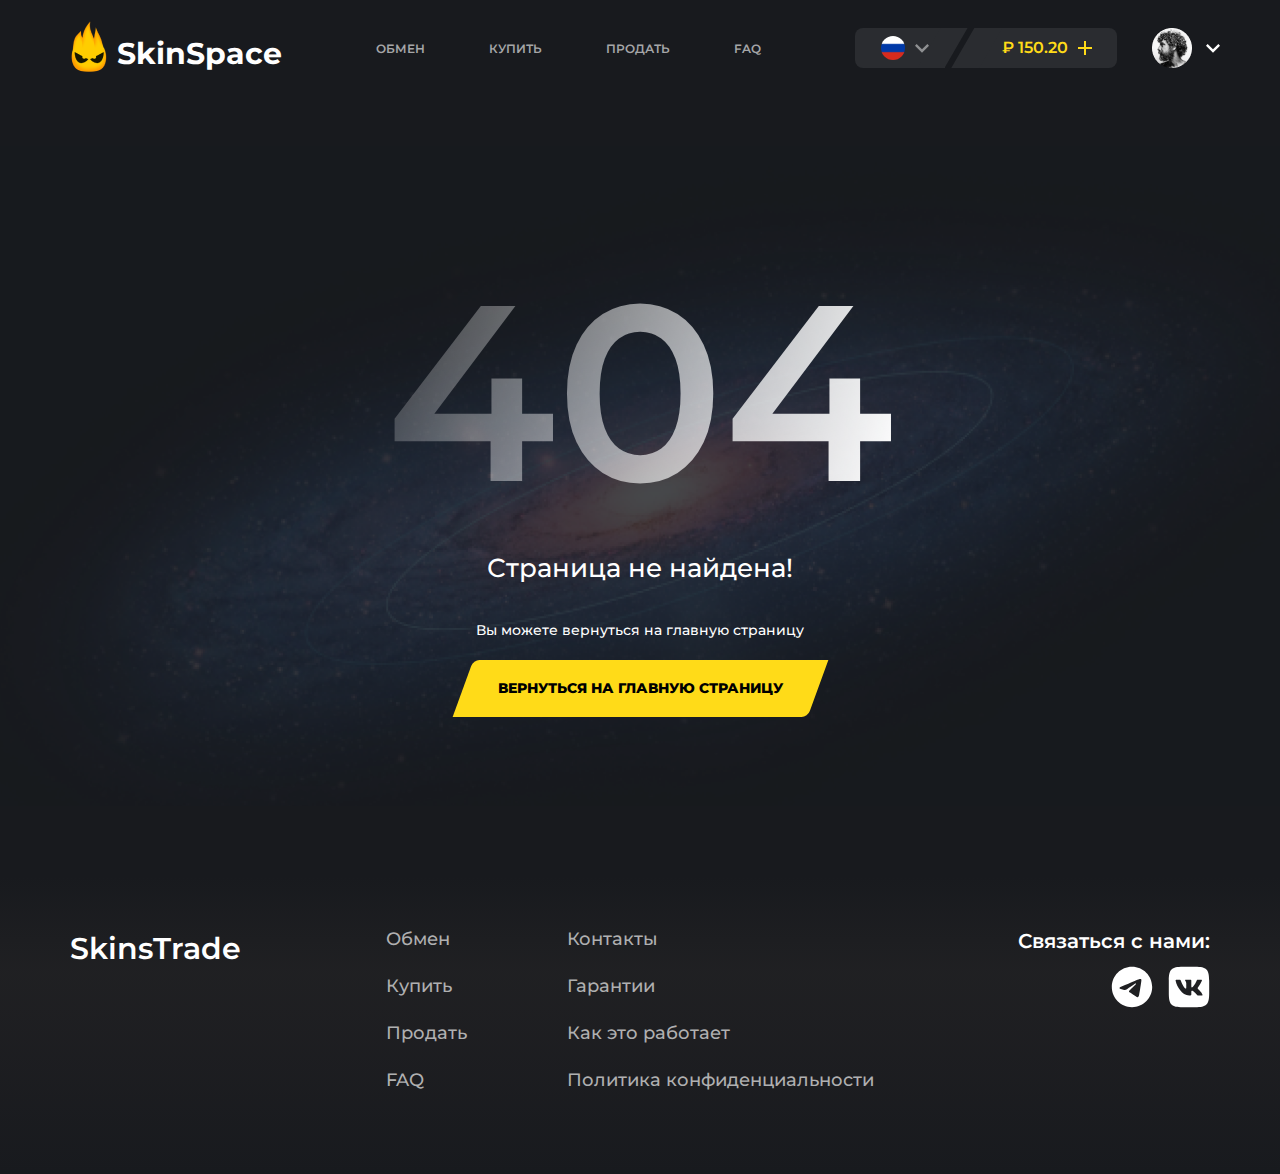
<file: erorr/index.html>
<!DOCTYPE html>
<html lang="en">
<head>
    <meta charset="UTF-8">
    <meta http-equiv="X-UA-Compatible" content="IE=edge">
    <meta name="viewport" content="width=device-width, initial-scale=1.0">
    <title>Document</title>
    <link href="output.css" rel="stylesheet">
    <link rel="stylesheet" href="css/style.css">
    <link rel="preconnect" href="https://fonts.googleapis.com">
    <link rel="preconnect" href="https://fonts.gstatic.com" crossorigin>
    <link rel="preconnect" href="https://fonts.googleapis.com">
    <link rel="preconnect" href="https://fonts.gstatic.com" crossorigin>
    <link href="https://fonts.googleapis.com/css2?family=Montserrat:wght@400;500;600;800&display=swap" rel="stylesheet">
</head>
<body class="body">

    <!-- Везжающая менюшка на мобилках -->

    <div class="dropdowm_menu">
        <img src="img/cross_dropdown.svg" class="dropdowm_menu_cross" alt="крестик">
        <ul class="dropdowm_menu_items">
            <li class="dropdowm_menu_sub_itemsWhite">Обмен</li>
            <li class="dropdowm_menu_sub_itemsLemony">Купить</li>
            <li class="dropdowm_menu_sub_itemsWhite">Продать</li>
            <li class="dropdowm_menu_sub_itemsWhite">FAQ</li>
        </ul>            
    </div>

    <!-- Везжающая менюшка на мобилках -->

    <header class="header">
        <nav class="nav">
            <div class="sub_nav">
                <div class="sub_nav_burger">
                    <img src="img/nav_burger.svg" class="sub_nav_burger_svg" alt="бургер меню">                    
                </div>
                <img src="img/fire_logo.png" class="img_logo" alt="лого">
                <h2 class="text_logo">SkinSpace</h2>
            </div>
            <div class="menu_items">
                <span class="sub_menu_items">Обмен</span>
                <span class="sub_menu_items">Купить</span>
                <span class="sub_menu_items">Продать</span>
                <span class="sub_menu_items">FAQ</span>
            </div>
            <div class="language_balance_account">
                <div class="language">
                    <img src="img/russia.svg" class="language_flag" alt="флажок России">
                    <img src="img/language_arrow.svg" class="language_arrow" alt="стрелочка">
                </div>
                <div class="balance">
                    <div class="sub_balance_desktop">
                        <span class="balance_money">₽ 150.20</span>
                        <img src="img/balance_plus.svg" class="balance_plus" alt="плюсик">  
                    </div>      
                    <div class="sub_balance_mobile">
                        <img src="img/steam_logo.svg" class="sub_balance_mobile_steamSvg" alt="стим">
                        <span class="balance_money_mobile">ВОЙТИ</span>
                    </div>                
                </div>
                <div class="account">
                    <img src="img/man.png" class="account_man" alt="Чел с шапки">
                    <img src="img/account_arrow.svg" class="account_arrow" alt="стрелочка">    
                </div>
            </div>
        </nav>

        <!-- Выпадающая менюшка шапки -->

        <div class="mini_dropdown">
            <ul class="mini_dropdown_items">
                <li class="replenish_the_balance">
                    Пополнить баланс
                </li>
                <li class="withdraw_from_the_balance">
                    Вывести с баланса
                </li>
                <li class="personal_area">
                    Личный кабинет
                </li>
                <li class="exit">
                    Выйти
                </li>
            </ul>
        </div>

        <!-- Выпадающая менюшка шапки -->

        <!-- Выпадающий выбор языков шапки -->

        <div class="mini_dropdown_language">
            <div class="mini_dropdown_languageRu">
                <img src="img/russia.svg" class="mini_dropdown_language_miniRu" alt="ру флаг">
                <h2 class="mini_dropdown_language_text">RU</h2>
            </div>
            <div class="mini_dropdown_languageEn">
                <img src="img/english.svg" class="mini_dropdown_language_miniEn" alt="инглиш флаг">
                <h2 class="mini_dropdown_language_text">EN</h2>
            </div>
        </div>
        <!-- Выпадающий выбор языков шапки -->

    </header>
    <main>
        <section>
            <div class="erorr">
                <div class="erorr_numbers">
                    <h1 class="erorr_numbersText">404</h1>
                </div>
                <div class="sub_error">
                    <h2 class="sub_errorText">Страница не найдена!</h2>
                </div>
                <div class="sub_erorr_footer">
                    <span class="sub_erorr_footerText">Вы можете вернуться на главную страницу</span>
                    <div class="sub_erorr_footer_customButton">
                        <a href="#" class="sub_erorr_footerButton">вернуться на главную страницу</a>
                    </div>
                    <div class="sub_erorr_footer_customButton_mobile">
                        <a href="#" class="sub_erorr_footerButton">вернуться</a>
                    </div>
                </div>
            </div>
        </section>
    </main>
    <footer class="footer">
        <div class="sub_footer">
            <div>
                <h2 class="sub_footer_ST_text">SkinsTrade</h2>
            </div>
            <div class="contact">
                <span class="contact_span">Связаться с нами:</span>
                <div class="sub_contact">
                    <img src="img/contact_1.svg" class="sub_contact_svg_1" alt="тг">    
                    <img src="img/contact_2.svg" class="sub_contact_svg_2" alt="вк">
                </div>
            </div>
            <div class="mobile_sub_footer_items_exchange">
                <div class="mobile_sub_footer_items_exchange_1">
                    <span class="sub_footer_items_exchange_first">Обмен</span>
                    <span class="sub_footer_items_exchange">Купить</span>
                    <span class="sub_footer_items_exchange">Продать</span>
                    <span class="sub_footer_items_exchange">FAQ</span>
                </div>
                <div class="mobile_sub_footer_items_exchange_2">
                    <span class="sub_footer_items_exchange_first">Контакты</span>
                    <span class="sub_footer_items_exchange">Гарантии</span>
                    <span class="sub_footer_items_exchange">Как это работает</span>
                    <span class="sub_footer_items_exchange">Политика конфиденциальности</span>
                </div>
            </div>
        </div>
    </footer>
</body>
</html>
</file>
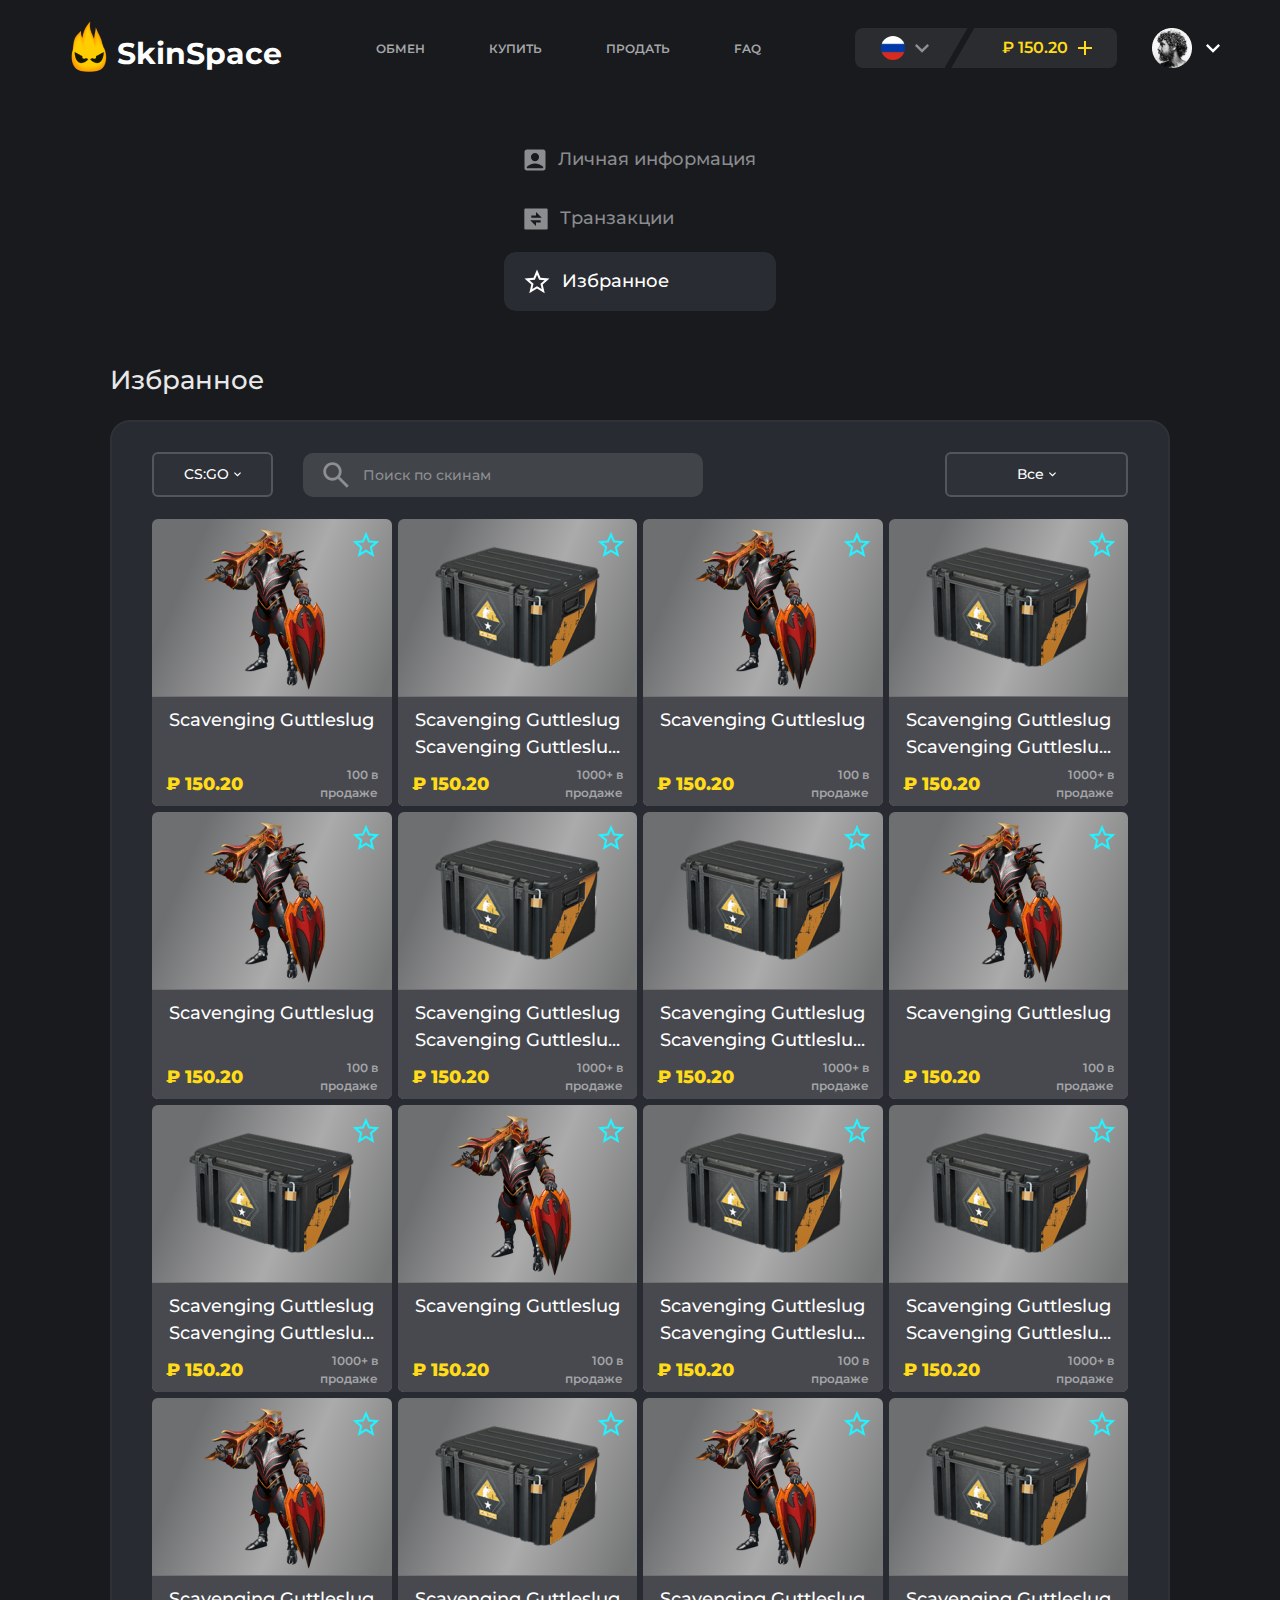
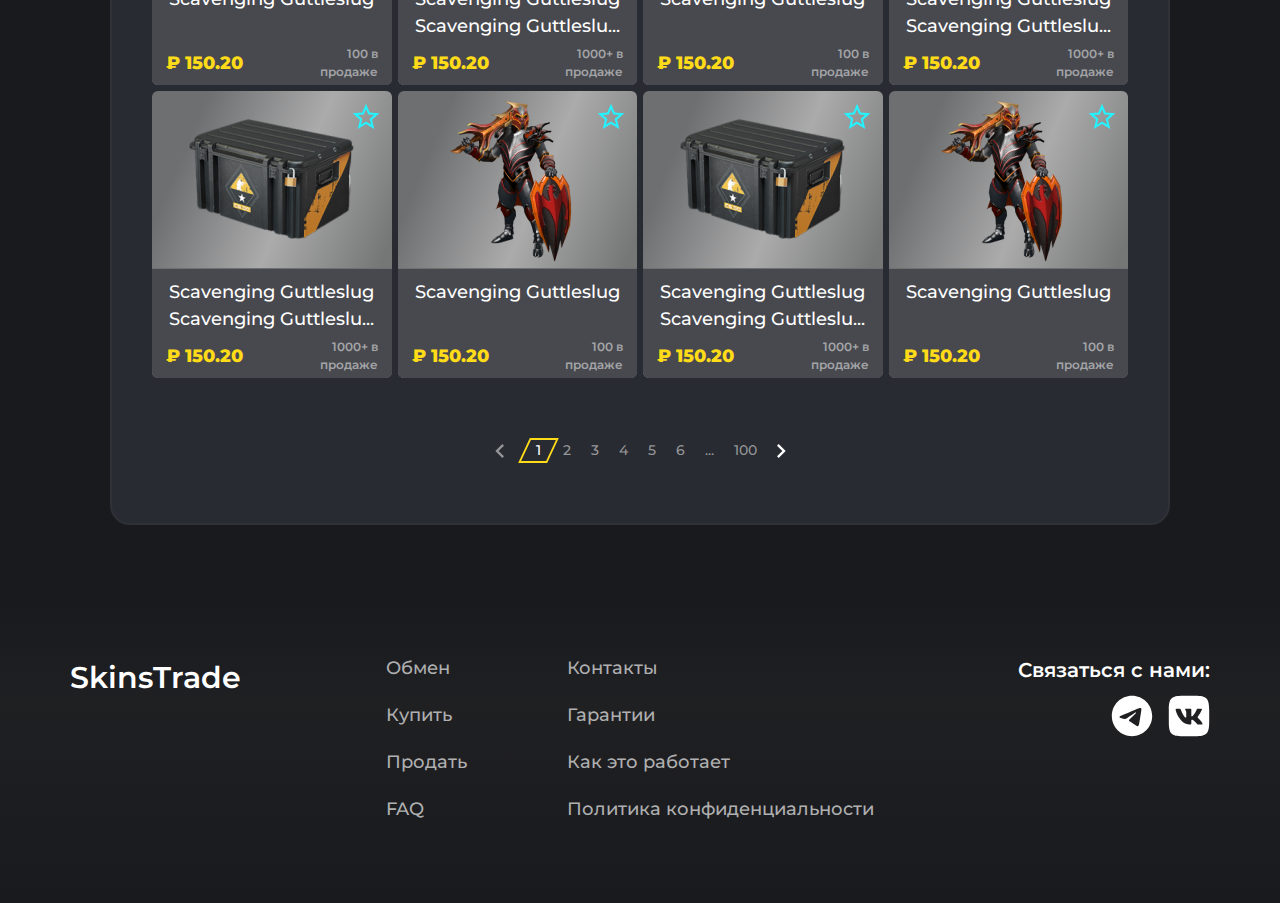
<file: favorites/index.html>
<!DOCTYPE html>
<html lang="en">
<head>
    <meta charset="UTF-8">
    <meta http-equiv="X-UA-Compatible" content="IE=edge">
    <meta name="viewport" content="width=device-width, initial-scale=1.0">
    <title>Document</title>
    <link href="output.css" rel="stylesheet">
    <link rel="stylesheet" href="css/style.css">
    <link rel="preconnect" href="https://fonts.googleapis.com">
    <link rel="preconnect" href="https://fonts.gstatic.com" crossorigin>
    <link rel="preconnect" href="https://fonts.googleapis.com">
    <link rel="preconnect" href="https://fonts.gstatic.com" crossorigin>
    <link href="https://fonts.googleapis.com/css2?family=Montserrat:wght@400;500;600;800&display=swap" rel="stylesheet">
</head>
<body class="body">

    <!-- Везжающая менюшка на мобилках -->

    <div class="dropdowm_menu">
        <img src="img/cross_dropdown.svg" class="dropdowm_menu_cross" alt="крестик">
        <ul class="dropdowm_menu_items">
            <li class="dropdowm_menu_sub_itemsWhite">Обмен</li>
            <li class="dropdowm_menu_sub_itemsLemony">Купить</li>
            <li class="dropdowm_menu_sub_itemsWhite">Продать</li>
            <li class="dropdowm_menu_sub_itemsWhite">FAQ</li>
        </ul>            
    </div>

    <!-- Везжающая менюшка на мобилках -->

    <header class="header">
        <nav class="nav">
            <div class="sub_nav">
                <div class="sub_nav_burger">
                    <img src="img/nav_burger.svg" class="sub_nav_burger_svg" alt="бургер меню">                    
                </div>
                <img src="img/fire_logo.png" class="img_logo" alt="лого">
                <h2 class="text_logo">SkinSpace</h2>
            </div>
            <div class="menu_items">
                <span class="sub_menu_items">Обмен</span>
                <span class="sub_menu_items">Купить</span>
                <span class="sub_menu_items">Продать</span>
                <span class="sub_menu_items">FAQ</span>
            </div>
            <div class="language_balance_account">
                <div class="language">
                    <img src="img/russia.svg" class="language_flag" alt="флажок России">
                    <img src="img/language_arrow.svg" class="language_arrow" alt="стрелочка">
                </div>
                <div class="balance">
                    <div class="sub_balance_desktop">
                        <span class="balance_money">₽ 150.20</span>
                        <img src="img/balance_plus.svg" class="balance_plus" alt="плюсик">  
                    </div>      
                    <div class="sub_balance_mobile">
                        <img src="img/steam_logo.svg" class="sub_balance_mobile_steamSvg" alt="стим">
                        <span class="balance_money_mobile">ВОЙТИ</span>
                    </div>                
                </div>
                <div class="account">
                    <img src="img/man.png" class="account_man" alt="Чел с шапки">
                    <img src="img/account_arrow.svg" class="account_arrow" alt="стрелочка">    
                </div>
            </div>
        </nav>

        <!-- Выпадающая менюшка шапки -->

        <div class="mini_dropdown">
            <ul>
                <li class="replenish_the_balance">
                    Пополнить баланс
                </li>
                <li class="withdraw_from_the_balance">
                    Вывести с баланса
                </li>
                <li class="personal_area">
                    Личный кабинет
                </li>
                <li class="exit">
                    Выйти
                </li>
            </ul>
        </div>

        <!-- Выпадающая менюшка шапки -->

        <!-- Выпадающий выбор языков шапки -->
        <div class="mini_dropdown_language">
            <div class="mini_dropdown_languageRu">
                <img src="img/russia.svg" class="mini_dropdown_language_miniRu" alt="ру флаг">
                <h2 class="mini_dropdown_language_text">RU</h2>
            </div>
            <div class="mini_dropdown_languageEn">
                <img src="img/english.svg" class="mini_dropdown_language_miniEn" alt="инглиш флаг">
                <h2 class="mini_dropdown_language_text">EN</h2>
            </div>
        </div>
        <!-- Выпадающий выбор языков шапки -->

        <!-- Фильтры в транзакциях -->
        <div class="filter_status">
            <ul>
                <li class="filter_statusAll">
                    Все
                </li>
                <li class="filter_status_subItems">
                    В ожидании
                </li>
                <li class="filter_status_subItems">
                    Принято
                </li>
                <li class="filter_status_subItems">
                    Отменено
                </li>
                <li class="filter_status_subItems">
                    Возмещено
                </li>
                <li class="filter_status_subItems">
                    Смешанный
                </li>
                <li class="filter_status_subItems">
                    На продаже
                </li>
                <li class="filter_status_subItems">
                    Продано
                </li>
                <li class="filter_status_subItems">
                    Снят с продажи
                </li>
            </ul>
        </div>

        <div class="filter_type">
            <ul>
                <li class="filter_typeAll">
                    Все
                </li>
                <li class="filter_type_subItems">
                    Обмен
                </li>
                <li class="filter_type_subItems">
                    Вывести
                </li>
                <li class="filter_type_subItems">
                    Покупка
                </li>
                <li class="filter_type_subItems">
                    Аукцион
                </li>
                <li class="filter_type_subItems">
                    Пополнение
                </li>
                <li class="filter_type_subItems">
                    Подписка
                </li>
                <li class="filter_type_subItems">
                    Система
                </li>
                <li class="filter_type_subItems">
                    Продажа
                </li>
            </ul>
        </div>

        <div class="filter_all">
            <ul>
                <li class="filter_firstAll">
                    Все
                </li>
                <li class="filter_allCS">
                    CS:GO
                </li>
                <li class="filter_allDota">
                    Dota 2
                </li>
            </ul>
        </div>
        <!-- Фильтры в транакциях -->

    </header>
    <main>
        <section>
            <div class="transactions_all">
                <div class="transactions_items">
                    <div class="personal_information_block">
                        <img src="img/portrait_mini.svg" class="personal_information_portraitMini" alt="человечек">
                        <span class="personal_information_text">Личная информация</span>
                    </div>
                    <div class="transactions_block">
                        <img src="img/transactions.svg" class="transactions" alt="транзакции">
                        <span class="transactions_block_text">Транзакции</span>
                    </div>
                    <div class="favorite_block">
                        <img src="img/favorites.svg" class="star" alt="транзакции">
                        <span class="favorite_block_text">Избранное</span>
                    </div>
                </div>
                <div class="transactions_main">
                    <h2 class="transactions_main_basicText">Избранное</h2>
                    <div class="transactions_main_block">
                        <div class="transactions_main_block_searchfilter">
                            <div class="transactions_main_block_sub_searchfilter">
                                <div class="transactions_main_block_filterGame">
                                    <span class="transactions_main_block_filterGame_text">CS:GO</span>
                                    <img src="img/arrow_filter.svg" class="arrow_filter" alt="стрелочка">
                                </div>
                                <div class="transactions_main_block_search">
                                    <img src="img/search.svg" class="search" alt="лупа">
                                    <input type="text" class="transactions_main_block_searchInput" placeholder="Поиск по скинам">
                                </div>
                            </div>
                            <div class="transactions_main_block_filter">
                                <span class="transactions_main_block_filter_text">Все</span>
                                <img src="img/arrow_filter.svg" class="arrow_filter" alt="стрелочка">
                            </div>
                        </div>
                        <div class="transactions_main_block_searchfilter_mobile">
                            <div class="transactions_main_block_sub_searchfilter">
                                <div class="transactions_main_block_filterGame">
                                    <span class="transactions_main_block_filterGame_text">CS:GO</span>
                                    <img src="img/arrow_filter.svg" class="arrow_filter" alt="стрелочка">
                                </div>
                                <div class="transactions_main_block_filter">
                                    <span class="transactions_main_block_filter_text">Все</span>
                                    <img src="img/arrow_filter.svg" class="arrow_filter" alt="стрелочка">
                                </div>
                            </div>
                            <img src="img/loupe.svg" class="loupe" alt="лупа">
                        </div>
                        <div class="transactions_cards">
                            <div class="transactions_sub_cards_mobile">
                                <div class="transactions_sub_cardsCase_mobile">
                                    <img src="img/case_mobile.png" class="transactions_case" alt="кейс">
                                    <img src="img/blue_star_cards.svg" class="transactions_blueStar_mobile" alt="звездочка">
                                    <div class="transactions_sub_cardsCase_description_mobile">
                                        <h3 class="transactions_sub_cardsCase_description_mainText_mobile">Scavenging Guttleslug
                                            Scavenging Guttleslu...</h3>
                                        <div class="transactions_sub_cardsCase_sub_description_mobile">
                                            <span class="transactions_sub_cardsCase_sub_description_sum_mobile">₽ 150.20</span>
                                            <span class="transactions_sub_cardsCase_sub_description_quantity_mobile">1000+
                                                в продаже</span>
                                        </div>
                                    </div>
                                </div>
                                <div class="transactions_sub_cardsCase_mobile">
                                    <img src="img/case_mobile.png" class="transactions_case" alt="кейс">
                                    <img src="img/blue_star_cards.svg" class="transactions_blueStar_mobile" alt="звездочка">
                                    <div class="transactions_sub_cardsCase_description_mobile">
                                        <h3 class="transactions_sub_cardsCase_description_mainText_mobile">Scavenging Guttleslug
                                            Scavenging Guttleslu...</h3>
                                        <div class="transactions_sub_cardsCase_sub_description_mobile">
                                            <span class="transactions_sub_cardsCase_sub_description_sum_mobile">₽ 150.20</span>
                                            <span class="transactions_sub_cardsCase_sub_description_quantity_mobile">1000+
                                                в продаже</span>
                                        </div>
                                    </div>
                                </div>
                                <div class="transactions_sub_cardsCase_mobile">
                                    <img src="img/loader_mobile.svg" class="loader_mobile" alt="кейс">
                                    <img src="img/blue_star_cards.svg" class="transactions_blueStar_mobile" alt="звездочка">
                                    <div class="transactions_sub_cardsCase_description_mobile">
                                        <h3 class="transactions_sub_cardsCase_description_mainText_mobile">Scavenging Guttleslug
                                            Scavenging Guttleslu...</h3>
                                        <div class="transactions_sub_cardsCase_sub_description_mobile">
                                            <span class="transactions_sub_cardsCase_sub_description_sum_mobile">₽ 150.20</span>
                                            <span class="transactions_sub_cardsCase_sub_description_quantity_mobile">1000+
                                                в продаже</span>
                                        </div>
                                    </div>
                                </div>
                                <div class="transactions_sub_cardsCase_mobile">
                                    <img src="img/dota_man_mobile.png" class="dota_man_mobile" alt="кейс">
                                    <img src="img/blue_star_cards.svg" class="transactions_blueStar_mobile" alt="звездочка">
                                    <div class="transactions_sub_cardsCase_description_mobile">
                                        <h3 class="transactions_sub_cardsCase_description_mainText_mobile">Scavenging Guttleslug
                                            Scavenging Guttleslu...</h3>
                                        <div class="transactions_sub_cardsCase_sub_description_mobile">
                                            <span class="transactions_sub_cardsCase_sub_description_sum_mobile">₽ 150.20</span>
                                            <span class="transactions_sub_cardsCase_sub_description_quantity_mobile">1000+
                                                в продаже</span>
                                        </div>
                                    </div>
                                </div>
                                <div class="transactions_sub_cardsCase_mobile">
                                    <img src="img/case_mobile.png" class="transactions_case" alt="кейс">
                                    <img src="img/blue_star_cards.svg" class="transactions_blueStar_mobile" alt="звездочка">
                                    <div class="transactions_sub_cardsCase_description_mobile">
                                        <h3 class="transactions_sub_cardsCase_description_mainText_mobile">Scavenging Guttleslug
                                            Scavenging Guttleslu...</h3>
                                        <div class="transactions_sub_cardsCase_sub_description_mobile">
                                            <span class="transactions_sub_cardsCase_sub_description_sum_mobile">₽ 150.20</span>
                                            <span class="transactions_sub_cardsCase_sub_description_quantity_mobile">1000+
                                                в продаже</span>
                                        </div>
                                    </div>
                                </div>
                                <div class="transactions_sub_cardsCase_mobile">
                                    <img src="img/case_mobile.png" class="transactions_case" alt="кейс">
                                    <img src="img/blue_star_cards.svg" class="transactions_blueStar_mobile" alt="звездочка">
                                    <div class="transactions_sub_cardsCase_description_mobile">
                                        <h3 class="transactions_sub_cardsCase_description_mainText_mobile">Scavenging Guttleslug
                                            Scavenging Guttleslu...</h3>
                                        <div class="transactions_sub_cardsCase_sub_description_mobile">
                                            <span class="transactions_sub_cardsCase_sub_description_sum_mobile">₽ 150.20</span>
                                            <span class="transactions_sub_cardsCase_sub_description_quantity_mobile">1000+
                                                в продаже</span>
                                        </div>
                                    </div>
                                </div>
                                <div class="transactions_sub_cardsCase_mobile">
                                    <img src="img/loader_mobile.svg" class="loader_mobile" alt="кейс">
                                    <img src="img/blue_star_cards.svg" class="transactions_blueStar_mobile" alt="звездочка">
                                    <div class="transactions_sub_cardsCase_description_mobile">
                                        <h3 class="transactions_sub_cardsCase_description_mainText_mobile">Scavenging Guttleslug
                                            Scavenging Guttleslu...</h3>
                                        <div class="transactions_sub_cardsCase_sub_description_mobile">
                                            <span class="transactions_sub_cardsCase_sub_description_sum_mobile">₽ 150.20</span>
                                            <span class="transactions_sub_cardsCase_sub_description_quantity_mobile">1000+
                                                в продаже</span>
                                        </div>
                                    </div>
                                </div>
                                <div class="transactions_sub_cardsCase_mobile">
                                    <img src="img/dota_man_mobile.png" class="dota_man_mobile" alt="кейс">
                                    <img src="img/blue_star_cards.svg" class="transactions_blueStar_mobile" alt="звездочка">
                                    <div class="transactions_sub_cardsCase_description_mobile">
                                        <h3 class="transactions_sub_cardsCase_description_mainText_mobile">Scavenging Guttleslug
                                            Scavenging Guttleslu...</h3>
                                        <div class="transactions_sub_cardsCase_sub_description_mobile">
                                            <span class="transactions_sub_cardsCase_sub_description_sum_mobile">₽ 150.20</span>
                                            <span class="transactions_sub_cardsCase_sub_description_quantity_mobile">1000+
                                                в продаже</span>
                                        </div>
                                    </div>
                                </div>
                                <div class="transactions_sub_cardsCase_mobile">
                                    <img src="img/case_mobile.png" class="transactions_case" alt="кейс">
                                    <img src="img/blue_star_cards.svg" class="transactions_blueStar_mobile" alt="звездочка">
                                    <div class="transactions_sub_cardsCase_description_mobile">
                                        <h3 class="transactions_sub_cardsCase_description_mainText_mobile">Scavenging Guttleslug
                                            Scavenging Guttleslu...</h3>
                                        <div class="transactions_sub_cardsCase_sub_description_mobile">
                                            <span class="transactions_sub_cardsCase_sub_description_sum_mobile">₽ 150.20</span>
                                            <span class="transactions_sub_cardsCase_sub_description_quantity_mobile">1000+
                                                в продаже</span>
                                        </div>
                                    </div>
                                </div>
                                <div class="transactions_sub_cardsCase_mobile">
                                    <img src="img/case_mobile.png" class="transactions_case" alt="кейс">
                                    <img src="img/blue_star_cards.svg" class="transactions_blueStar_mobile" alt="звездочка">
                                    <div class="transactions_sub_cardsCase_description_mobile">
                                        <h3 class="transactions_sub_cardsCase_description_mainText_mobile">Scavenging Guttleslug
                                            Scavenging Guttleslu...</h3>
                                        <div class="transactions_sub_cardsCase_sub_description_mobile">
                                            <span class="transactions_sub_cardsCase_sub_description_sum_mobile">₽ 150.20</span>
                                            <span class="transactions_sub_cardsCase_sub_description_quantity_mobile">1000+
                                                в продаже</span>
                                        </div>
                                    </div>
                                </div>
                                <div class="transactions_sub_cardsCase_mobile">
                                    <img src="img/loader_mobile.svg" class="loader_mobile" alt="кейс">
                                    <img src="img/blue_star_cards.svg" class="transactions_blueStar_mobile" alt="звездочка">
                                    <div class="transactions_sub_cardsCase_description_mobile">
                                        <h3 class="transactions_sub_cardsCase_description_mainText_mobile">Scavenging Guttleslug
                                            Scavenging Guttleslu...</h3>
                                        <div class="transactions_sub_cardsCase_sub_description_mobile">
                                            <span class="transactions_sub_cardsCase_sub_description_sum_mobile">₽ 150.20</span>
                                            <span class="transactions_sub_cardsCase_sub_description_quantity_mobile">1000+
                                                в продаже</span>
                                        </div>
                                    </div>
                                </div>
                                <div class="transactions_sub_cardsCase_mobile">
                                    <img src="img/dota_man_mobile.png" class="dota_man_mobile" alt="кейс">
                                    <img src="img/blue_star_cards.svg" class="transactions_blueStar_mobile" alt="звездочка">
                                    <div class="transactions_sub_cardsCase_description_mobile">
                                        <h3 class="transactions_sub_cardsCase_description_mainText_mobile">Scavenging Guttleslug
                                            Scavenging Guttleslu...</h3>
                                        <div class="transactions_sub_cardsCase_sub_description_mobile">
                                            <span class="transactions_sub_cardsCase_sub_description_sum_mobile">₽ 150.20</span>
                                            <span class="transactions_sub_cardsCase_sub_description_quantity_mobile">1000+
                                                в продаже</span>
                                        </div>
                                    </div>
                                </div>
                                <div class="transactions_sub_cardsCase_mobile">
                                    <img src="img/case_mobile.png" class="transactions_case" alt="кейс">
                                    <img src="img/blue_star_cards.svg" class="transactions_blueStar_mobile" alt="звездочка">
                                    <div class="transactions_sub_cardsCase_description_mobile">
                                        <h3 class="transactions_sub_cardsCase_description_mainText_mobile">Scavenging Guttleslug
                                            Scavenging Guttleslu...</h3>
                                        <div class="transactions_sub_cardsCase_sub_description_mobile">
                                            <span class="transactions_sub_cardsCase_sub_description_sum_mobile">₽ 150.20</span>
                                            <span class="transactions_sub_cardsCase_sub_description_quantity_mobile">1000+
                                                в продаже</span>
                                        </div>
                                    </div>
                                </div>
                                <div class="transactions_sub_cardsCase_mobile">
                                    <img src="img/case_mobile.png" class="transactions_case" alt="кейс">
                                    <img src="img/blue_star_cards.svg" class="transactions_blueStar_mobile" alt="звездочка">
                                    <div class="transactions_sub_cardsCase_description_mobile">
                                        <h3 class="transactions_sub_cardsCase_description_mainText_mobile">Scavenging Guttleslug
                                            Scavenging Guttleslu...</h3>
                                        <div class="transactions_sub_cardsCase_sub_description_mobile">
                                            <span class="transactions_sub_cardsCase_sub_description_sum_mobile">₽ 150.20</span>
                                            <span class="transactions_sub_cardsCase_sub_description_quantity_mobile">1000+
                                                в продаже</span>
                                        </div>
                                    </div>
                                </div>
                                <div class="transactions_sub_cardsCase_mobile">
                                    <img src="img/loader_mobile.svg" class="loader_mobile" alt="кейс">
                                    <img src="img/blue_star_cards.svg" class="transactions_blueStar_mobile" alt="звездочка">
                                    <div class="transactions_sub_cardsCase_description_mobile">
                                        <h3 class="transactions_sub_cardsCase_description_mainText_mobile">Scavenging Guttleslug
                                            Scavenging Guttleslu...</h3>
                                        <div class="transactions_sub_cardsCase_sub_description_mobile">
                                            <span class="transactions_sub_cardsCase_sub_description_sum_mobile">₽ 150.20</span>
                                            <span class="transactions_sub_cardsCase_sub_description_quantity_mobile">1000+
                                                в продаже</span>
                                        </div>
                                    </div>
                                </div>
                                <div class="transactions_sub_cardsCase_mobile">
                                    <img src="img/dota_man_mobile.png" class="dota_man_mobile" alt="кейс">
                                    <img src="img/blue_star_cards.svg" class="transactions_blueStar_mobile" alt="звездочка">
                                    <div class="transactions_sub_cardsCase_description_mobile">
                                        <h3 class="transactions_sub_cardsCase_description_mainText_mobile">Scavenging Guttleslug
                                            Scavenging Guttleslu...</h3>
                                        <div class="transactions_sub_cardsCase_sub_description_mobile">
                                            <span class="transactions_sub_cardsCase_sub_description_sum_mobile">₽ 150.20</span>
                                            <span class="transactions_sub_cardsCase_sub_description_quantity_mobile">1000+
                                                в продаже</span>
                                        </div>
                                    </div>
                                </div>
                                <div class="transactions_sub_cardsCase_mobile">
                                    <img src="img/case_mobile.png" class="transactions_case" alt="кейс">
                                    <img src="img/blue_star_cards.svg" class="transactions_blueStar_mobile" alt="звездочка">
                                    <div class="transactions_sub_cardsCase_description_mobile">
                                        <h3 class="transactions_sub_cardsCase_description_mainText_mobile">Scavenging Guttleslug
                                            Scavenging Guttleslu...</h3>
                                        <div class="transactions_sub_cardsCase_sub_description_mobile">
                                            <span class="transactions_sub_cardsCase_sub_description_sum_mobile">₽ 150.20</span>
                                            <span class="transactions_sub_cardsCase_sub_description_quantity_mobile">1000+
                                                в продаже</span>
                                        </div>
                                    </div>
                                </div>
                                <div class="transactions_sub_cardsCase_mobile">
                                    <img src="img/case_mobile.png" class="transactions_case" alt="кейс">
                                    <img src="img/blue_star_cards.svg" class="transactions_blueStar_mobile" alt="звездочка">
                                    <div class="transactions_sub_cardsCase_description_mobile">
                                        <h3 class="transactions_sub_cardsCase_description_mainText_mobile">Scavenging Guttleslug
                                            Scavenging Guttleslu...</h3>
                                        <div class="transactions_sub_cardsCase_sub_description_mobile">
                                            <span class="transactions_sub_cardsCase_sub_description_sum_mobile">₽ 150.20</span>
                                            <span class="transactions_sub_cardsCase_sub_description_quantity_mobile">1000+
                                                в продаже</span>
                                        </div>
                                    </div>
                                </div>
                                <div class="transactions_sub_cardsCase_mobile">
                                    <img src="img/loader_mobile.svg" class="loader_mobile" alt="кейс">
                                    <img src="img/blue_star_cards.svg" class="transactions_blueStar_mobile" alt="звездочка">
                                    <div class="transactions_sub_cardsCase_description_mobile">
                                        <h3 class="transactions_sub_cardsCase_description_mainText_mobile">Scavenging Guttleslug
                                            Scavenging Guttleslu...</h3>
                                        <div class="transactions_sub_cardsCase_sub_description_mobile">
                                            <span class="transactions_sub_cardsCase_sub_description_sum_mobile">₽ 150.20</span>
                                            <span class="transactions_sub_cardsCase_sub_description_quantity_mobile">1000+
                                                в продаже</span>
                                        </div>
                                    </div>
                                </div>
                                <div class="transactions_sub_cardsCase_mobile">
                                    <img src="img/dota_man_mobile.png" class="dota_man_mobile" alt="кейс">
                                    <img src="img/blue_star_cards.svg" class="transactions_blueStar_mobile" alt="звездочка">
                                    <div class="transactions_sub_cardsCase_description_mobile">
                                        <h3 class="transactions_sub_cardsCase_description_mainText_mobile">Scavenging Guttleslug
                                            Scavenging Guttleslu...</h3>
                                        <div class="transactions_sub_cardsCase_sub_description_mobile">
                                            <span class="transactions_sub_cardsCase_sub_description_sum_mobile">₽ 150.20</span>
                                            <span class="transactions_sub_cardsCase_sub_description_quantity_mobile">1000+
                                                в продаже</span>
                                        </div>
                                    </div>
                                </div>
                            </div>
                            <div class="transactions_sub_cards_desktop">
                                <div class="transactions_sub_cardsMan">
                                    <img src="img/dota_man.png" class="transactions_dotaMan" alt="чел">
                                    <img src="img/blue_star_cards.svg" class="transactions_blueStar" alt="звездочка">
                                    <div class="transactions_sub_cardsMan_description">
                                        <h3 class="transactions_sub_cardsMan_description_mainText">Scavenging Guttleslug</h3>
                                        <div class="transactions_sub_cardsMan_sub_description">
                                            <span class="transactions_sub_cardsMan_sub_description_sum">₽ 150.20</span>
                                            <span class="transactions_sub_cardsMan_sub_description_quantity">100
                                                в продаже</span>
                                        </div>
                                    </div>
                                </div>
                                <div class="transactions_sub_cardsCase">
                                    <img src="img/case.png" class="transactions_case" alt="кейс">
                                    <img src="img/blue_star_cards.svg" class="transactions_blueStar" alt="звездочка">
                                    <div class="transactions_sub_cardsCase_description">
                                        <h3 class="transactions_sub_cardsCase_description_mainText">Scavenging Guttleslug
                                            Scavenging Guttleslu...</h3>
                                        <div class="transactions_sub_cardsCase_sub_description">
                                            <span class="transactions_sub_cardsCase_sub_description_sum">₽ 150.20</span>
                                            <span class="transactions_sub_cardsCase_sub_description_quantity">1000+
                                                в продаже</span>
                                        </div>
                                    </div>
                                </div>
                                <div class="transactions_sub_cardsMan">
                                    <img src="img/dota_man.png" class="transactions_dotaMan" alt="чел">
                                    <img src="img/blue_star_cards.svg" class="transactions_blueStar" alt="звездочка">
                                    <div class="transactions_sub_cardsMan_description">
                                        <h3 class="transactions_sub_cardsMan_description_mainText">Scavenging Guttleslug</h3>
                                        <div class="transactions_sub_cardsMan_sub_description">
                                            <span class="transactions_sub_cardsMan_sub_description_sum">₽ 150.20</span>
                                            <span class="transactions_sub_cardsMan_sub_description_quantity">100
                                                в продаже</span>
                                        </div>
                                    </div>
                                </div>
                                <div class="transactions_sub_cardsCase">
                                    <img src="img/case.png" class="transactions_case" alt="кейс">
                                    <img src="img/blue_star_cards.svg" class="transactions_blueStar" alt="звездочка">
                                    <div class="transactions_sub_cardsCase_description">
                                        <h3 class="transactions_sub_cardsCase_description_mainText">Scavenging Guttleslug
                                            Scavenging Guttleslu...</h3>
                                        <div class="transactions_sub_cardsCase_sub_description">
                                            <span class="transactions_sub_cardsCase_sub_description_sum">₽ 150.20</span>
                                            <span class="transactions_sub_cardsCase_sub_description_quantity">1000+
                                                в продаже</span>
                                        </div>
                                    </div>
                                </div>
                                <div class="transactions_sub_cardsMan">
                                    <img src="img/dota_man.png" class="transactions_dotaMan" alt="чел">
                                    <img src="img/blue_star_cards.svg" class="transactions_blueStar" alt="звездочка">
                                    <div class="transactions_sub_cardsMan_description">
                                        <h3 class="transactions_sub_cardsMan_description_mainText">Scavenging Guttleslug</h3>
                                        <div class="transactions_sub_cardsMan_sub_description">
                                            <span class="transactions_sub_cardsMan_sub_description_sum">₽ 150.20</span>
                                            <span class="transactions_sub_cardsMan_sub_description_quantity">100
                                                в продаже</span>
                                        </div>
                                    </div>
                                </div>
                                <div class="transactions_sub_cardsCase">
                                    <img src="img/case.png" class="transactions_case" alt="кейс">
                                    <img src="img/blue_star_cards.svg" class="transactions_blueStar" alt="звездочка">
                                    <div class="transactions_sub_cardsCase_description">
                                        <h3 class="transactions_sub_cardsCase_description_mainText">Scavenging Guttleslug
                                            Scavenging Guttleslu...</h3>
                                        <div class="transactions_sub_cardsCase_sub_description">
                                            <span class="transactions_sub_cardsCase_sub_description_sum">₽ 150.20</span>
                                            <span class="transactions_sub_cardsCase_sub_description_quantity">1000+
                                                в продаже</span>
                                        </div>
                                    </div>
                                </div>
                                <div class="transactions_sub_cardsCase">
                                    <img src="img/case.png" class="transactions_case" alt="кейс">
                                    <img src="img/blue_star_cards.svg" class="transactions_blueStar" alt="звездочка">
                                    <div class="transactions_sub_cardsCase_description">
                                        <h3 class="transactions_sub_cardsCase_description_mainText">Scavenging Guttleslug
                                            Scavenging Guttleslu...</h3>
                                        <div class="transactions_sub_cardsCase_sub_description">
                                            <span class="transactions_sub_cardsCase_sub_description_sum">₽ 150.20</span>
                                            <span class="transactions_sub_cardsCase_sub_description_quantity">1000+
                                                в продаже</span>
                                        </div>
                                    </div>
                                </div>
                                <div class="transactions_sub_cardsMan">
                                    <img src="img/dota_man.png" class="transactions_dotaMan" alt="чел">
                                    <img src="img/blue_star_cards.svg" class="transactions_blueStar" alt="звездочка">
                                    <div class="transactions_sub_cardsMan_description">
                                        <h3 class="transactions_sub_cardsMan_description_mainText">Scavenging Guttleslug</h3>
                                        <div class="transactions_sub_cardsMan_sub_description">
                                            <span class="transactions_sub_cardsMan_sub_description_sum">₽ 150.20</span>
                                            <span class="transactions_sub_cardsMan_sub_description_quantity">100
                                                в продаже</span>
                                        </div>
                                    </div>
                                </div>
                                <div class="transactions_sub_cardsCase">
                                    <img src="img/case.png" class="transactions_case" alt="кейс">
                                    <img src="img/blue_star_cards.svg" class="transactions_blueStar" alt="звездочка">
                                    <div class="transactions_sub_cardsCase_description">
                                        <h3 class="transactions_sub_cardsCase_description_mainText">Scavenging Guttleslug
                                            Scavenging Guttleslu...</h3>
                                        <div class="transactions_sub_cardsCase_sub_description">
                                            <span class="transactions_sub_cardsCase_sub_description_sum">₽ 150.20</span>
                                            <span class="transactions_sub_cardsCase_sub_description_quantity">1000+
                                                в продаже</span>
                                        </div>
                                    </div>
                                </div>
                                <div class="transactions_sub_cardsMan">
                                    <img src="img/dota_man.png" class="transactions_dotaMan" alt="чел">
                                    <img src="img/blue_star_cards.svg" class="transactions_blueStar" alt="звездочка">
                                    <div class="transactions_sub_cardsMan_description">
                                        <h3 class="transactions_sub_cardsMan_description_mainText">Scavenging Guttleslug</h3>
                                        <div class="transactions_sub_cardsMan_sub_description">
                                            <span class="transactions_sub_cardsMan_sub_description_sum">₽ 150.20</span>
                                            <span class="transactions_sub_cardsMan_sub_description_quantity">100
                                                в продаже</span>
                                        </div>
                                    </div>
                                </div>
                                <div class="transactions_sub_cardsCase">
                                    <img src="img/case.png" class="transactions_case" alt="кейс">
                                    <img src="img/blue_star_cards.svg" class="transactions_blueStar" alt="звездочка">
                                    <div class="transactions_sub_cardsCase_description">
                                        <h3 class="transactions_sub_cardsCase_description_mainText">Scavenging Guttleslug
                                            Scavenging Guttleslu...</h3>
                                        <div class="transactions_sub_cardsCase_sub_description">
                                            <span class="transactions_sub_cardsCase_sub_description_sum">₽ 150.20</span>
                                            <span class="transactions_sub_cardsCase_sub_description_quantity">100
                                                в продаже</span>
                                        </div>
                                    </div>
                                </div>
                                <div class="transactions_sub_cardsCase">
                                    <img src="img/case.png" class="transactions_case" alt="кейс">
                                    <img src="img/blue_star_cards.svg" class="transactions_blueStar" alt="звездочка">
                                    <div class="transactions_sub_cardsCase_description">
                                        <h3 class="transactions_sub_cardsCase_description_mainText">Scavenging Guttleslug
                                            Scavenging Guttleslu...</h3>
                                        <div class="transactions_sub_cardsCase_sub_description">
                                            <span class="transactions_sub_cardsCase_sub_description_sum">₽ 150.20</span>
                                            <span class="transactions_sub_cardsCase_sub_description_quantity">1000+
                                                в продаже</span>
                                        </div>
                                    </div>
                                </div>
                                <div class="transactions_sub_cardsMan">
                                    <img src="img/dota_man.png" class="transactions_dotaMan" alt="чел">
                                    <img src="img/blue_star_cards.svg" class="transactions_blueStar" alt="звездочка">
                                    <div class="transactions_sub_cardsMan_description">
                                        <h3 class="transactions_sub_cardsMan_description_mainText">Scavenging Guttleslug</h3>
                                        <div class="transactions_sub_cardsMan_sub_description">
                                            <span class="transactions_sub_cardsMan_sub_description_sum">₽ 150.20</span>
                                            <span class="transactions_sub_cardsMan_sub_description_quantity">100
                                                в продаже</span>
                                        </div>
                                    </div>
                                </div>
                                <div class="transactions_sub_cardsCase">
                                    <img src="img/case.png" class="transactions_case" alt="кейс">
                                    <img src="img/blue_star_cards.svg" class="transactions_blueStar" alt="звездочка">
                                    <div class="transactions_sub_cardsCase_description">
                                        <h3 class="transactions_sub_cardsCase_description_mainText">Scavenging Guttleslug
                                            Scavenging Guttleslu...</h3>
                                        <div class="transactions_sub_cardsCase_sub_description">
                                            <span class="transactions_sub_cardsCase_sub_description_sum">₽ 150.20</span>
                                            <span class="transactions_sub_cardsCase_sub_description_quantity">1000+
                                                в продаже</span>
                                        </div>
                                    </div>
                                </div>
                                <div class="transactions_sub_cardsMan">
                                    <img src="img/dota_man.png" class="transactions_dotaMan" alt="чел">
                                    <img src="img/blue_star_cards.svg" class="transactions_blueStar" alt="звездочка">
                                    <div class="transactions_sub_cardsMan_description">
                                        <h3 class="transactions_sub_cardsMan_description_mainText">Scavenging Guttleslug</h3>
                                        <div class="transactions_sub_cardsMan_sub_description">
                                            <span class="transactions_sub_cardsMan_sub_description_sum">₽ 150.20</span>
                                            <span class="transactions_sub_cardsMan_sub_description_quantity">100
                                                в продаже</span>
                                        </div>
                                    </div>
                                </div>
                                <div class="transactions_sub_cardsCase">
                                    <img src="img/case.png" class="transactions_case" alt="кейс">
                                    <img src="img/blue_star_cards.svg" class="transactions_blueStar" alt="звездочка">
                                    <div class="transactions_sub_cardsCase_description">
                                        <h3 class="transactions_sub_cardsCase_description_mainText">Scavenging Guttleslug
                                            Scavenging Guttleslu...</h3>
                                        <div class="transactions_sub_cardsCase_sub_description">
                                            <span class="transactions_sub_cardsCase_sub_description_sum">₽ 150.20</span>
                                            <span class="transactions_sub_cardsCase_sub_description_quantity">1000+
                                                в продаже</span>
                                        </div>
                                    </div>
                                </div>
                                <div class="transactions_sub_cardsCase">
                                    <img src="img/case.png" class="transactions_case" alt="кейс">
                                    <img src="img/blue_star_cards.svg" class="transactions_blueStar" alt="звездочка">
                                    <div class="transactions_sub_cardsCase_description">
                                        <h3 class="transactions_sub_cardsCase_description_mainText">Scavenging Guttleslug
                                            Scavenging Guttleslu...</h3>
                                        <div class="transactions_sub_cardsCase_sub_description">
                                            <span class="transactions_sub_cardsCase_sub_description_sum">₽ 150.20</span>
                                            <span class="transactions_sub_cardsCase_sub_description_quantity">1000+
                                                в продаже</span>
                                        </div>
                                    </div>
                                </div>
                                <div class="transactions_sub_cardsMan">
                                    <img src="img/dota_man.png" class="transactions_dotaMan" alt="чел">
                                    <img src="img/blue_star_cards.svg" class="transactions_blueStar" alt="звездочка">
                                    <div class="transactions_sub_cardsMan_description">
                                        <h3 class="transactions_sub_cardsMan_description_mainText">Scavenging Guttleslug</h3>
                                        <div class="transactions_sub_cardsMan_sub_description">
                                            <span class="transactions_sub_cardsMan_sub_description_sum">₽ 150.20</span>
                                            <span class="transactions_sub_cardsMan_sub_description_quantity">100
                                                в продаже</span>
                                        </div>
                                    </div>
                                </div>
                                <div class="transactions_sub_cardsCase">
                                    <img src="img/case.png" class="transactions_case" alt="кейс">
                                    <img src="img/blue_star_cards.svg" class="transactions_blueStar" alt="звездочка">
                                    <div class="transactions_sub_cardsCase_description">
                                        <h3 class="transactions_sub_cardsCase_description_mainText">Scavenging Guttleslug
                                            Scavenging Guttleslu...</h3>
                                        <div class="transactions_sub_cardsCase_sub_description">
                                            <span class="transactions_sub_cardsCase_sub_description_sum">₽ 150.20</span>
                                            <span class="transactions_sub_cardsCase_sub_description_quantity">1000+
                                                в продаже</span>
                                        </div>
                                    </div>
                                </div>
                                <div class="transactions_sub_cardsMan">
                                    <img src="img/dota_man.png" class="transactions_dotaMan" alt="чел">
                                    <img src="img/blue_star_cards.svg" class="transactions_blueStar" alt="звездочка">
                                    <div class="transactions_sub_cardsMan_description">
                                        <h3 class="transactions_sub_cardsMan_description_mainText">Scavenging Guttleslug</h3>
                                        <div class="transactions_sub_cardsMan_sub_description">
                                            <span class="transactions_sub_cardsMan_sub_description_sum">₽ 150.20</span>
                                            <span class="transactions_sub_cardsMan_sub_description_quantity">100
                                                в продаже</span>
                                        </div>
                                    </div>
                                </div>
                            </div>
                        </div>
                        <div class="transactions_pagination">
                            <img src="img/pagintation_arrow_gray.svg" class="pagintaion_arrow_gray" alt="стрелочка влево">
                            <div class="transactions_pagination_customBlock">
                                <span class="transactions_pagination_customText">1</span>
                            </div>
                            <span class="transactions_pagination_text">2</span>
                            <span class="transactions_pagination_text">3</span>
                            <span class="transactions_pagination_text">4</span>
                            <span class="transactions_pagination_text">5</span>
                            <span class="transactions_pagination_text">6</span>
                            <span class="transactions_pagination_text">...</span>
                            <span class="transactions_pagination_text">100</span>
                            <img src="img/pagination_arrow_white.svg" class="pagination_arrow_white" alt="">
                        </div>
                    </div>
                </div>
            </div>
        </section>
    </main>
    <footer class="footer">
        <div class="sub_footer">
            <div>
                <h2 class="sub_footer_ST_text">SkinsTrade</h2>
            </div>
            <div class="contact">
                <span class="contact_span">Связаться с нами:</span>
                <div class="sub_contact">
                    <img src="img/contact_1.svg" class="sub_contact_svg_1" alt="тг">    
                    <img src="img/contact_2.svg" class="sub_contact_svg_2" alt="вк">
                </div>
            </div>
            <div class="mobile_sub_footer_items_exchange">
                <div class="mobile_sub_footer_items_exchange_1">
                    <span class="sub_footer_items_exchange_first">Обмен</span>
                    <span class="sub_footer_items_exchange">Купить</span>
                    <span class="sub_footer_items_exchange">Продать</span>
                    <span class="sub_footer_items_exchange">FAQ</span>
                </div>
                <div class="mobile_sub_footer_items_exchange_2">
                    <span class="sub_footer_items_exchange_first">Контакты</span>
                    <span class="sub_footer_items_exchange">Гарантии</span>
                    <span class="sub_footer_items_exchange">Как это работает</span>
                    <span class="sub_footer_items_exchange">Политика конфиденциальности</span>
                </div>
            </div>
        </div>
    </footer>
</body>
</html>
</file>
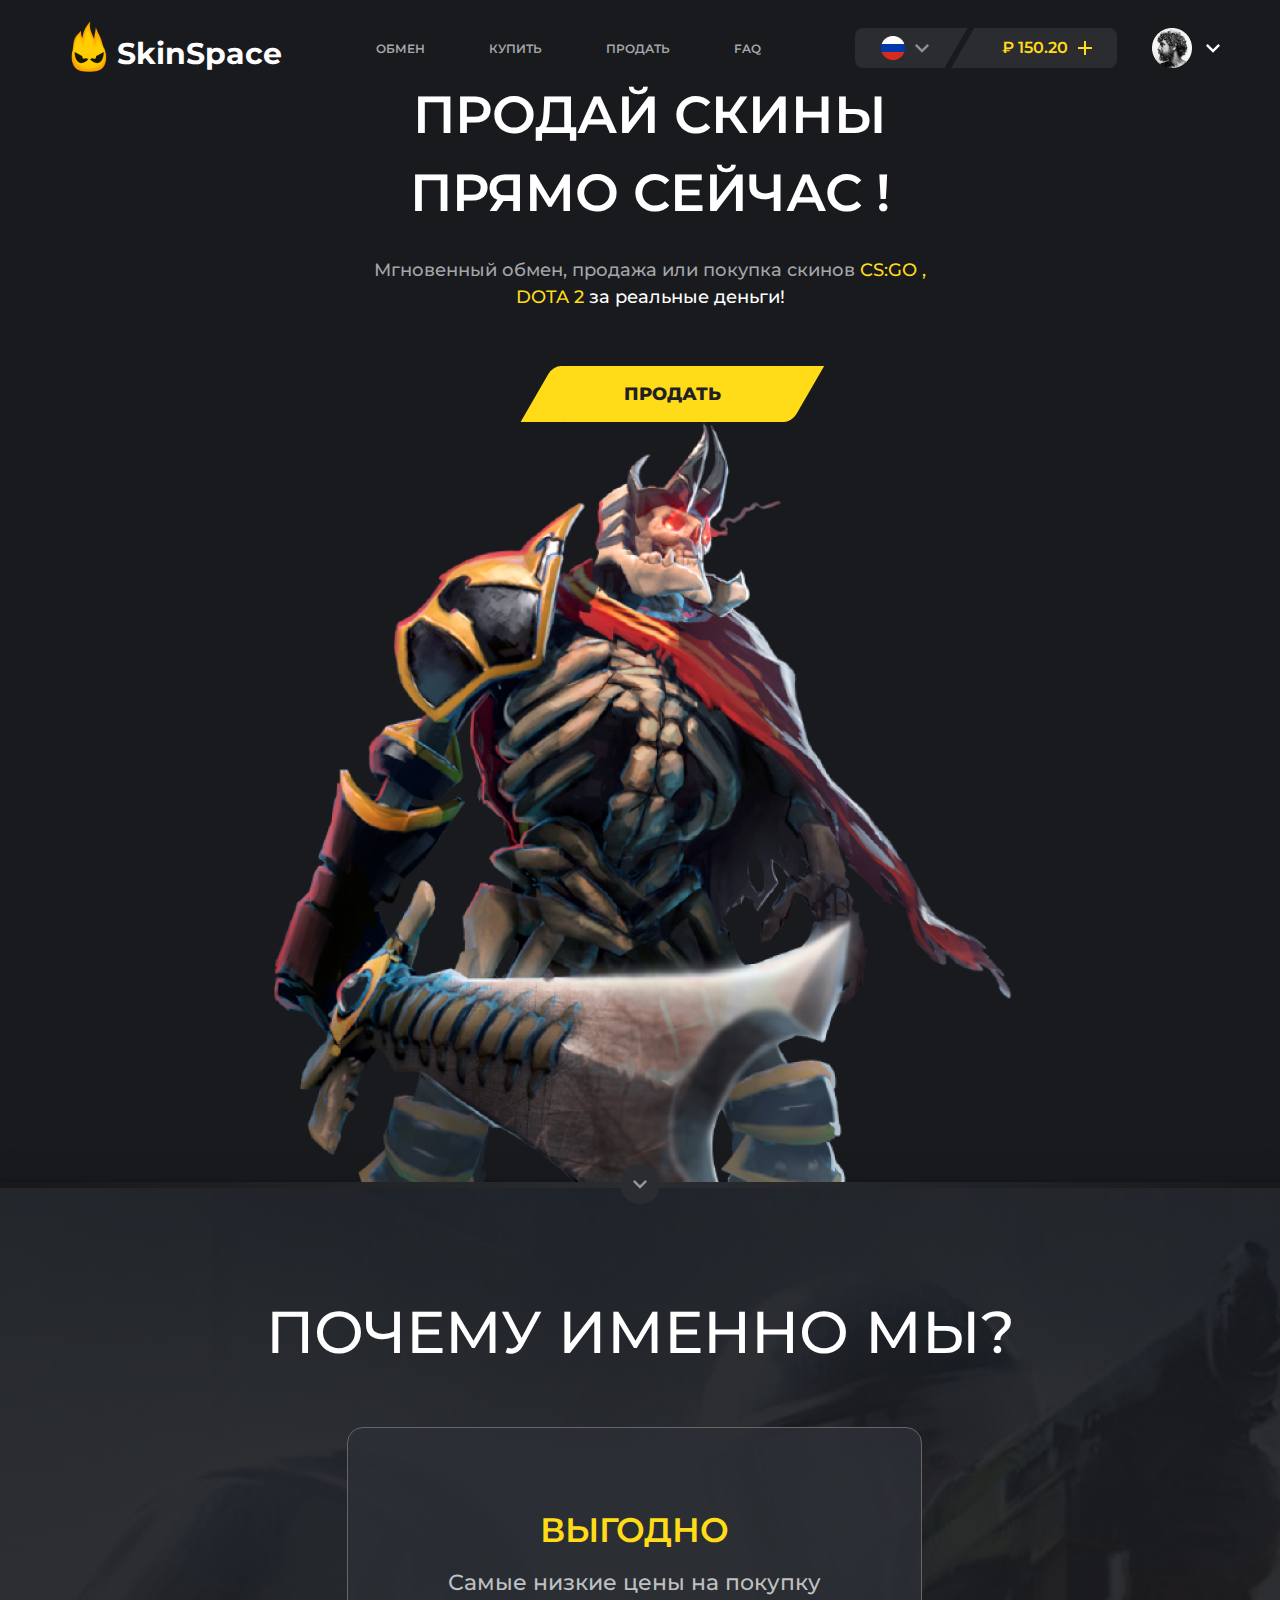
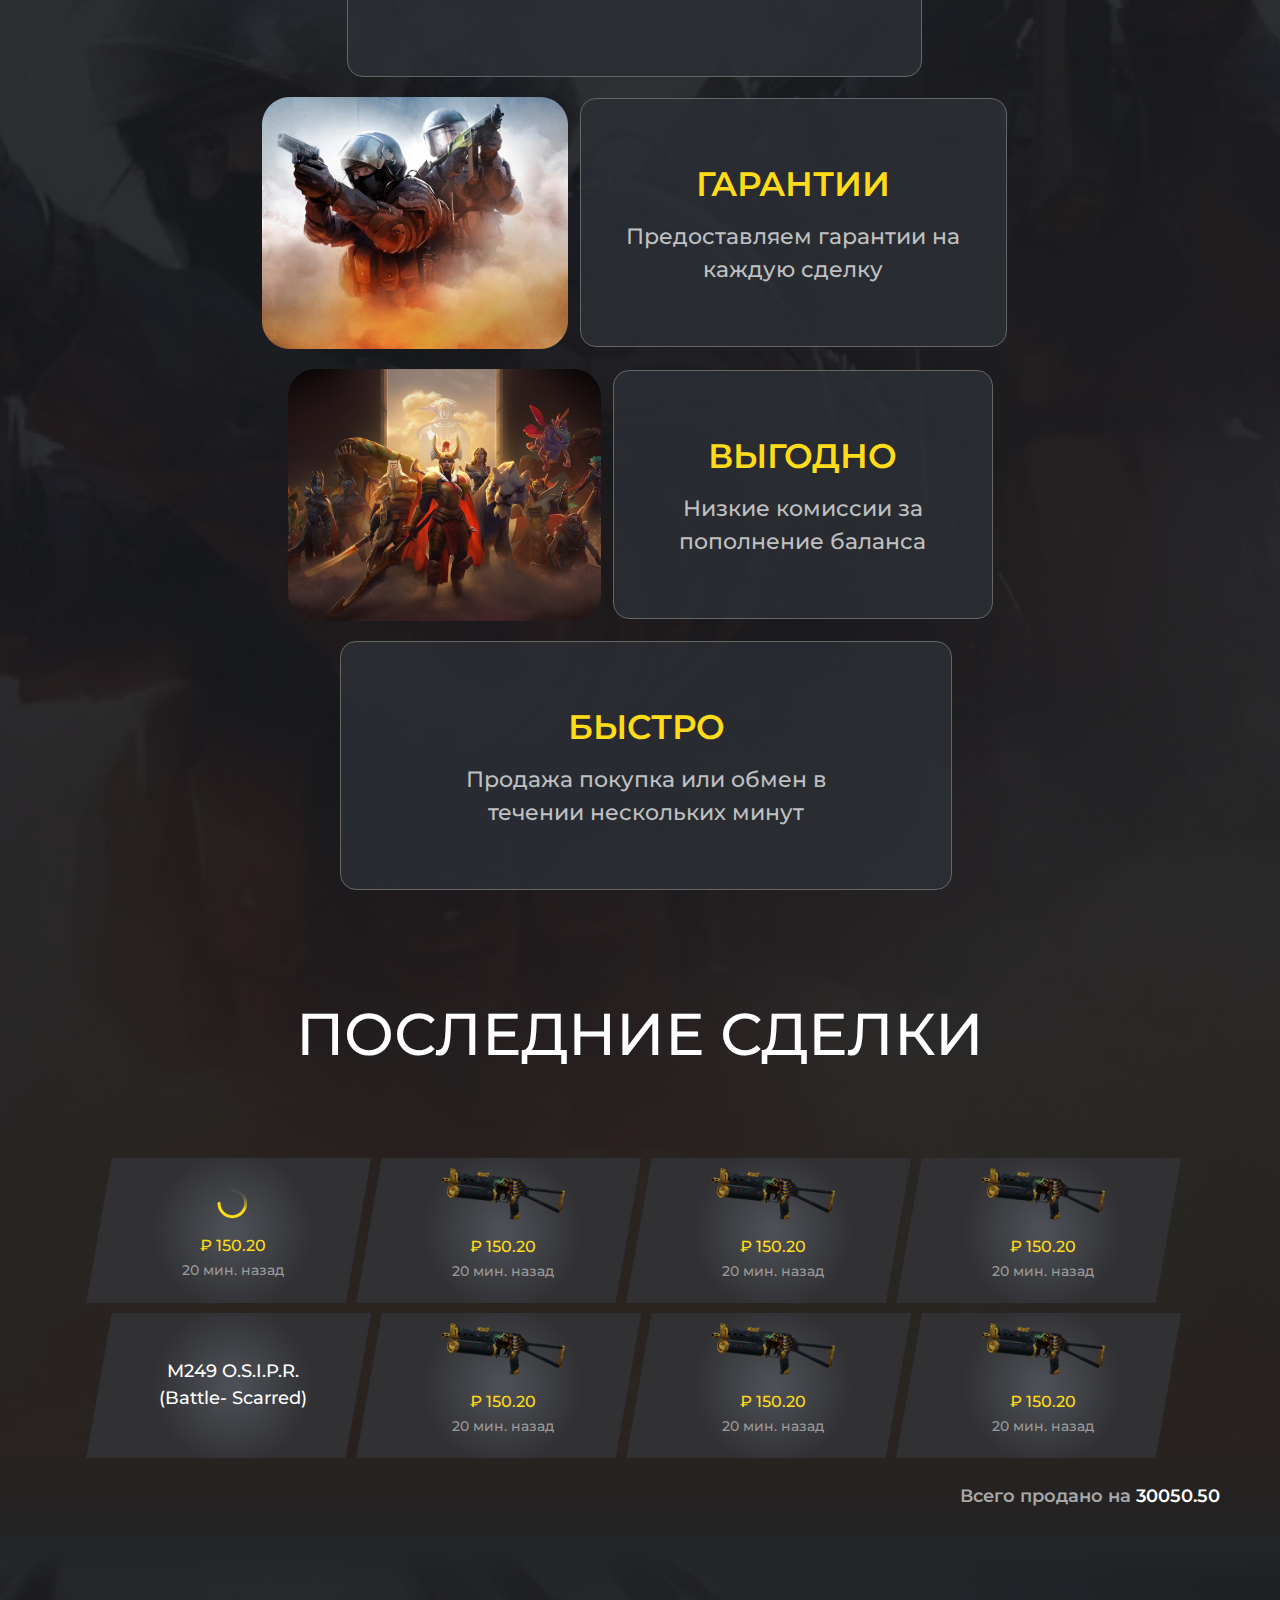
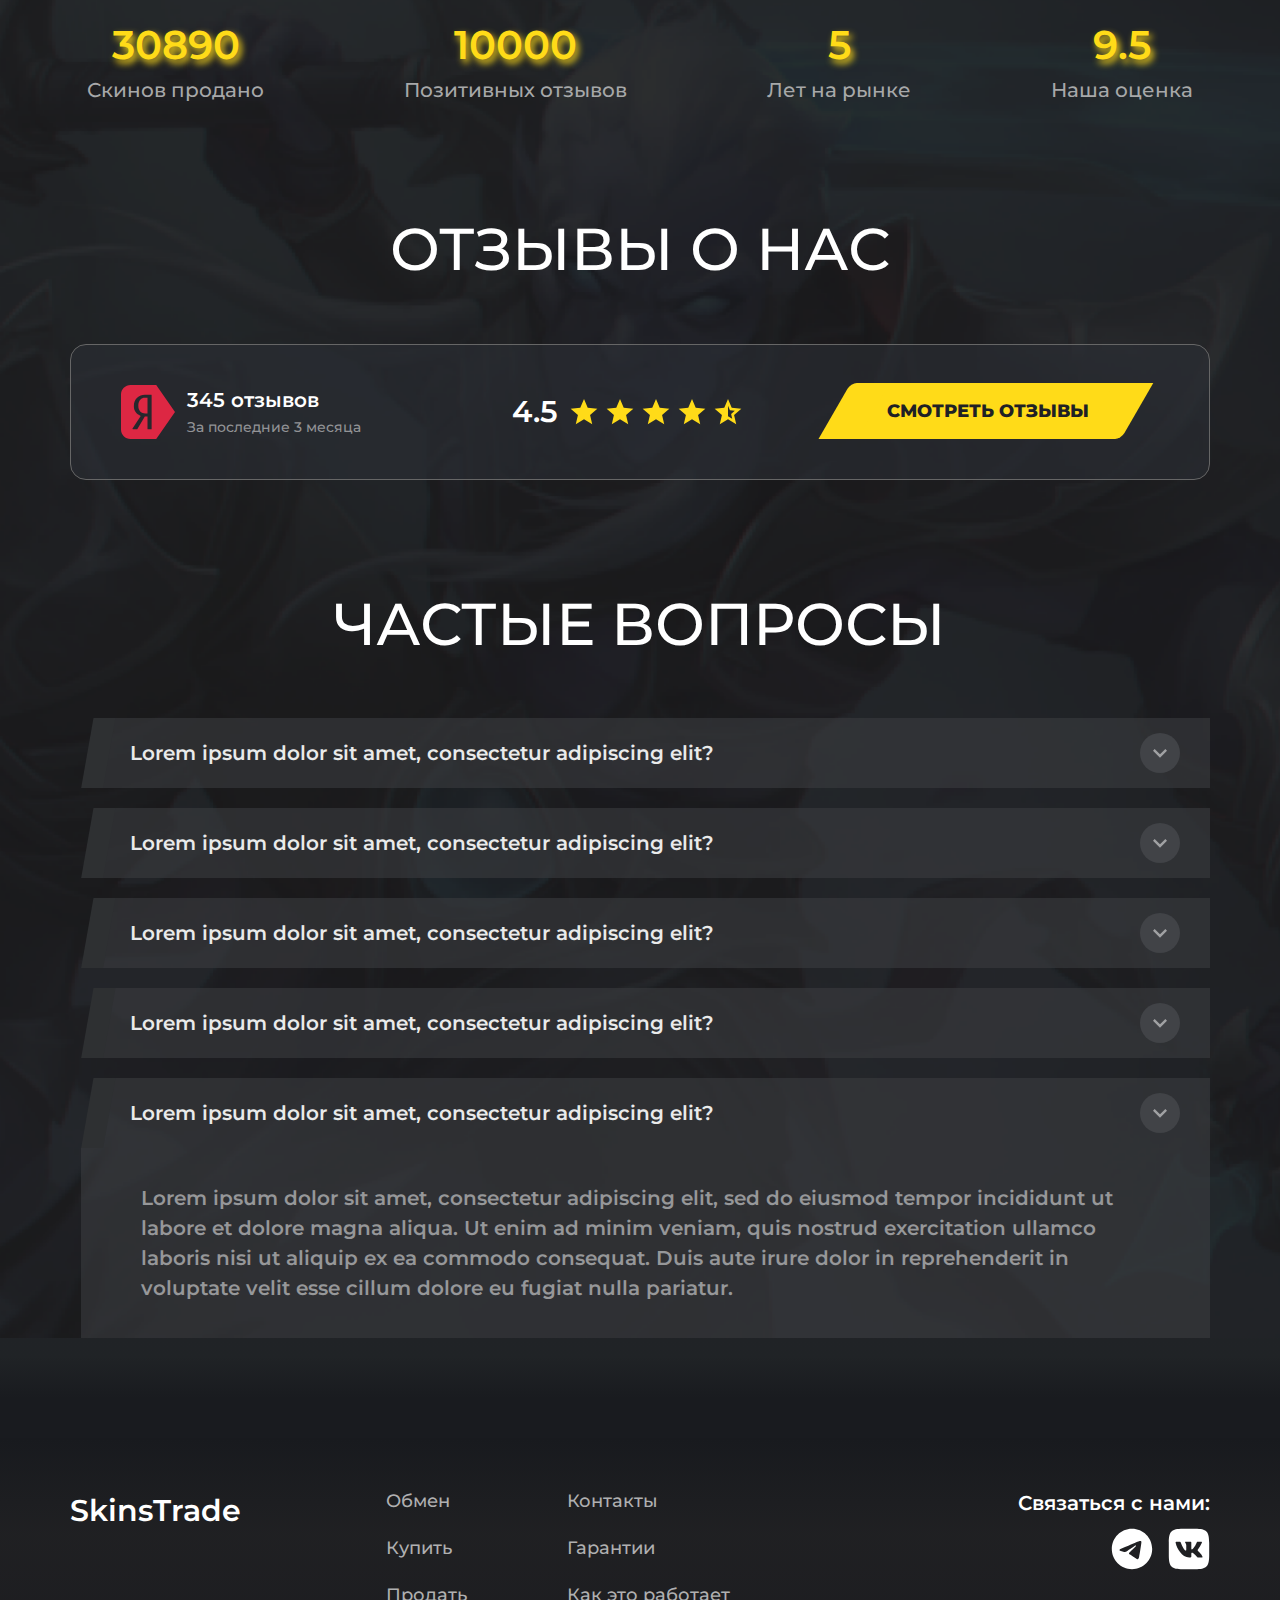
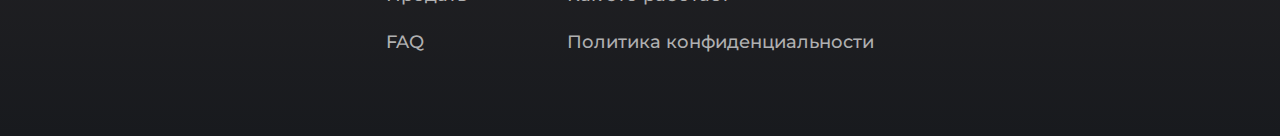
<file: main_page/index.html>
<!DOCTYPE html>
<html lang="en">
<head>
    <meta charset="UTF-8">
    <meta http-equiv="X-UA-Compatible" content="IE=edge">
    <meta name="viewport" content="width=device-width, initial-scale=1.0">
    <title>Document</title>
    <link href="output.css" rel="stylesheet">
    <link rel="stylesheet" href="css/style.css">
    <link rel="preconnect" href="https://fonts.googleapis.com">
    <link rel="preconnect" href="https://fonts.gstatic.com" crossorigin>
    <link rel="preconnect" href="https://fonts.googleapis.com">
    <link rel="preconnect" href="https://fonts.gstatic.com" crossorigin>
    <link href="https://fonts.googleapis.com/css2?family=Montserrat:wght@400;500;600;800&display=swap" rel="stylesheet">
</head>
<body class="body">

    <!-- Везжающая менюшка на мобилках -->

    <div class="dropdowm_menu">
        <img src="img/cross_dropdown.svg" class="dropdowm_menu_cross" alt="крестик">
        <ul class="dropdowm_menu_items">
            <li class="dropdowm_menu_sub_itemsWhite">Обмен</li>
            <li class="dropdowm_menu_sub_itemsLemony">Купить</li>
            <li class="dropdowm_menu_sub_itemsWhite">Продать</li>
            <li class="dropdowm_menu_sub_itemsWhite">FAQ</li>
        </ul>            
    </div>

    <header class="header">
        <nav class="nav">
            <div class="sub_nav">
                <div class="sub_nav_burger">
                    <img src="img/nav_burger.svg" class="sub_nav_burger_svg" alt="бургер меню">                    
                </div>
                <img src="img/fire_logo.png" class="img_logo" alt="лого">
                <h2 class="text_logo">SkinSpace</h2>
            </div>
            <div class="menu_items">
                <span class="sub_menu_items">Обмен</span>
                <span class="sub_menu_items">Купить</span>
                <span class="sub_menu_items">Продать</span>
                <span class="sub_menu_items">FAQ</span>
            </div>
            <div class="language_balance_account">
                <div class="language">
                    <img src="img/russia.png" class="language_flag" alt="флажок России">
                    <img src="img/language_arrow.svg" class="language_arrow" alt="стрелочка">
                </div>
                <div class="balance">
                    <div class="sub_balance_desktop">
                        <span class="balance_money">₽ 150.20</span>
                        <img src="img/balance_plus.svg" class="balance_plus" alt="плюсик">  
                    </div>      
                    <div class="sub_balance_mobile">
                        <img src="img/steam_logo.svg" class="sub_balance_mobile_steamSvg" alt="стим">
                        <span class="balance_money_mobile">ВОЙТИ</span>
                    </div>                
                </div>
                <div class="account">
                    <img src="img/man.png" class="account_man" alt="Чел с шапки">
                    <img src="img/account_arrow.svg" class="account_arrow" alt="стрелочка">    
                </div>
            </div>
        </nav>
        <!-- Выпадающая менюшка шапки -->

        <div class="mini_dropdown">
            <ul class="mini_dropdown_items">
                <li class="replenish_the_balance">
                    Пополнить баланс
                </li>
                <li class="withdraw_from_the_balance">
                    Вывести с баланса
                </li>
                <li class="personal_area">
                    Личный кабинет
                </li>
                <li class="exit">
                    Выйти
                </li>
            </ul>
        </div>

        <!-- Выпадающая менюшка шапки -->
    </header>
    <main>
        <section>
            <div class="main_page">
                <div class="sell_skins_block">
                    <h1 class="sell_skins_text_main">ПРОДАЙ СКИНЫ ПРЯМО СЕЙЧАС !</h1>
                    <div class="sell_skins_sub_text">
                        <span class="sell_skins_sub_text_gray">Мгновенный обмен, продажа или покупка скинов <span class="sell_skins_sub_text_lemony">CS:GO , DOTA 2 </span><span class="sell_skins_sub_text_lemony_white">за реальные деньги!</span></span>
                    </div>
                    <div class="sell_button">
                        <a href="#" class="sell_button_a">Продать</a>
                    </div>
                </div>
                <div class="wraithKing_block">
                    <img src="img/wraith_king.png" alt="ВК на главной">
                </div>
            </div>
            <div class="custom_border">
                <div class="custom_border_circel">
                    <img src="img/circel_arrow.svg" class="custom_border_circe_arrow" alt="стрелочка">
                </div>
            </div>
        </section>
        <section class="bg_cs">
            <div class="why_we">
                <h2 class="why_we_text">ПОЧЕМУ ИМЕННО МЫ?</h2>
                <div class="why_we_options">
                    <div class="why_we_options_profitable">
                        <h3 class="why_we_options_profitable_text_lemony">ВЫГОДНО</h3>
                        <span class="why_we_options_profitable_sub_text">Самые низкие цены на покупку</span>
                    </div>
                    <div>
                        <img src="img/mobile_card_cs.png" class="mobile_card_cs" alt="карточка кс для мобилок">
                        <img src="img/cs_mini.png" class="card_cs" alt="карточка кс">
                    </div>
                    <div class="why_we_options_profitable_guarantee">
                        <h3 class="why_we_options_profitable_text_lemony">ГАРАНТИИ</h3>
                        <span class="why_we_options_profitable_sub_text_guarantee">
                            Предоставляем гарантии
                            на каждую сделку
                        </span>
                    </div>
                    <div class="why_we_options_cardDota">
                        <img src="img/card_dota_mobile.png" class="card_dota_mobile" alt="карточка доты для мобилок">
                        <img src="img/dota_mini.png" class="card_dota" alt="карточка доты">
                    </div>
                    <div class="why_we_options_profitable_guarantee_2">
                        <h3 class="why_we_options_profitable_text_lemony">ВЫГОДНО</h3>
                        <span class="why_we_options_profitable_sub_text_guarantee">
                            Низкие комиссии за пополнение баланса
                        </span>
                    </div>
                    <div class="why_we_options_profitable_fast">
                        <h3 class="why_we_options_profitable_text_lemony">БЫСТРО</h3>
                        <span class="why_we_options_profitable_sub_text_fast">
                            Продажа покупка или
                            обмен в течении нескольких минут
                        </span>
                    </div>
                </div>
            </div>
            <div class="last_deals">
                <h2 class="last_deals_text">ПОСЛЕДНИЕ СДЕЛКИ</h2>
            </div>
            <div class="card_product">
                <div class="loading_product">
                    <img src="img/loader.svg" class="loader_product" alt="лоадер">
                    <span class="price_product">
                        ₽ 150.20
                    </span> 
                    <span class="time_product">
                        20 мин. назад
                    </span>  
                </div>
                <div class="loading_product_bizon">
                    <img src="img/bizon.png" class="bizon" alt="бизон">
                    <span class="price_product">
                        ₽ 150.20
                    </span> 
                    <span class="time_product">
                        20 мин. назад
                    </span>  
                </div>
                <div class="loading_product_bizon">
                    <img src="img/bizon.png" class="bizon" alt="бизон">
                    <span class="price_product">
                        ₽ 150.20
                    </span> 
                    <span class="time_product">
                        20 мин. назад
                    </span>  
                </div>
                <div class="loading_product_bizon">
                    <img src="img/bizon.png" class="bizon" alt="бизон">
                    <span class="price_product">
                        ₽ 150.20
                    </span> 
                    <span class="time_product">
                        20 мин. назад
                    </span>  
                </div>
                <div class="loading_product_bizon">
                    <span class="error_product">
                        M249 O.S.I.P.R.<br> (Battle- Scarred)
                    </span>  
                </div>
                <div class="loading_product_bizon">
                    <img src="img/bizon.png" class="bizon" alt="бизон">
                    <span class="price_product">
                        ₽ 150.20
                    </span> 
                    <span class="time_product">
                        20 мин. назад
                    </span>  
                </div>
                <div class="loading_product_bizon">
                    <img src="img/bizon.png" class="bizon" alt="бизон">
                    <span class="price_product">
                        ₽ 150.20
                    </span> 
                    <span class="time_product">
                        20 мин. назад
                    </span>  
                </div>
                <div class="loading_product_bizon">
                    <img src="img/bizon.png" class="bizon" alt="бизон">
                    <span class="price_product">
                        ₽ 150.20
                    </span> 
                    <span class="time_product">
                        20 мин. назад
                    </span>  
                </div>
            </div>
        </section>
        <section class="statistic_bg">
            <div class="total_sold">
                <span class="total_sold_textGray">Всего продано на <span class="total_sold_textWhite">30050.50</span></span>
            </div>   
            <div class="statistic">
                <div class="skins_sell">
                    <h2 class="skins_sell_lemony">30890</h2>
                    <span class="skins_sell_gray">Скинов продано</span>
                </div>
                <div class="skins_sell">
                    <h2 class="skins_sell_lemony">10000</h2>
                    <span class="skins_sell_gray">Позитивных отзывов</span>
                </div>
                <div class="skins_sell">
                    <h2 class="skins_sell_lemony">5</h2>
                    <span class="skins_sell_gray">Лет на рынке</span>
                </div>
                <div class="skins_sell">
                    <h2 class="skins_sell_lemony">9.5</h2>
                    <span class="skins_sell_gray">Наша оценка</span>
                </div>
            </div>
            <div class="reviews">
                <h2 class="reviews_main_text">ОТЗЫВЫ О НАС</h2>
            </div>
            <div class="review_block">
                <div class="review_block_left">
                    <img src="img/yandex.svg" class="review_block_left_yandex" alt="яндекс лого">
                    <div class="review_block_sub_left">
                        <span class="review_block_sub_left_quantity">345 отзывов</span>
                        <span class="review_block_sub_left_lastMonth">За последние 3 месяца</span>
                    </div>                        
                </div>
                <div class="review_block_center">
                    <span class="review_block_center_grade">4.5</span>
                    <img src="img/full_star.svg" class="review_block_center_star" alt="звезда рейтинга">
                    <img src="img/full_star.svg" class="review_block_center_star" alt="звезда рейтинга">
                    <img src="img/full_star.svg" class="review_block_center_star" alt="звезда рейтинга">
                    <img src="img/full_star.svg" class="review_block_center_star" alt="звезда рейтинга">
                    <img src="img/half_star.svg" class="review_block_center_star" alt="половинка звезды рейтинга">   
                </div>
                <div class="sell_button_review">
                    <a href="#" class="sell_button_a_review">смотреть отзывы</a>
                </div>
            </div>
            <div class="FAQ">
                <h2 class="FAQ_main_text">ЧАСТЫЕ ВОПРОСЫ</h2>
            </div>
            <div class="FAQ_blocks">
                <div class="FAQ_block_lorem">
                    <div class="FAQ_block_lorem_same">
                        <span class="FAQ_block_lorem_same_text">Lorem ipsum dolor sit amet, consectetur adipiscing elit?</span>
                    </div>
                    <div class="custom_circel_faq">
                        <img src="img/circel_arrow.svg" class="custom_border_circe_arrow" alt="стрелочка">
                    </div>
                </div>
                <div class="FAQ_block_lorem">
                    <div class="FAQ_block_lorem_same">
                        <span class="FAQ_block_lorem_same_text">Lorem ipsum dolor sit amet, consectetur adipiscing elit?</span>
                    </div>
                    <div class="custom_circel_faq">
                        <img src="img/circel_arrow.svg" class="custom_border_circe_arrow" alt="стрелочка">
                    </div>
                </div>
                <div class="FAQ_block_lorem">
                    <div class="FAQ_block_lorem_same">
                        <span class="FAQ_block_lorem_same_text">Lorem ipsum dolor sit amet, consectetur adipiscing elit?</span>
                    </div>
                    <div class="custom_circel_faq">
                        <img src="img/circel_arrow.svg" class="custom_border_circe_arrow" alt="стрелочка">
                    </div>
                </div>
                <div class="FAQ_block_lorem">
                    <div class="FAQ_block_lorem_same">
                        <span class="FAQ_block_lorem_same_text">Lorem ipsum dolor sit amet, consectetur adipiscing elit?</span>
                    </div>
                    <div class="custom_circel_faq">
                        <img src="img/circel_arrow.svg" class="custom_border_circe_arrow" alt="стрелочка">
                    </div>
                </div>
                <div class="FAQ_block_lorem">
                    <div class="FAQ_block_lorem_same">
                        <span class="FAQ_block_lorem_same_text">Lorem ipsum dolor sit amet, consectetur adipiscing elit?</span>
                    </div>
                    <div class="custom_circel_faq">
                        <img src="img/circel_arrow.svg" class="custom_border_circe_arrow" alt="стрелочка">    
                    </div>
                </div>
                <div class="FAQ_block_lorem_bottom_subtext">
                    <div>
                        <span class="FAQ_block_lorem_bottom_subtext_same_text">
                            Lorem ipsum dolor sit amet, 
                            consectetur adipiscing elit, 
                            sed do eiusmod tempor incididunt ut labore et dolore magna aliqua. 
                            Ut enim ad minim veniam, quis nostrud exercitation ullamco laboris nisi ut aliquip ex ea commodo consequat. 
                            Duis aute irure dolor in reprehenderit in voluptate velit esse cillum dolore eu fugiat nulla pariatur.
                        </span>
                    </div>
                </div>
            </div>
        </section>
        <div class="adapter_block"></div>
    </main>
    <footer class="footer">
        <div class="sub_footer">
            <div>
                <h2 class="sub_footer_ST_text">SkinsTrade</h2>
            </div>
            <div class="contact">
                <span class="contact_span">Связаться с нами:</span>
                <div class="sub_contact">
                    <img src="img/contact_1.svg" class="sub_contact_svg_1" alt="тг">    
                    <img src="img/contact_2.svg" class="sub_contact_svg_2" alt="вк">
                </div>
            </div>
            <div class="mobile_sub_footer_items_exchange">
                <div class="mobile_sub_footer_items_exchange_1">
                    <span class="sub_footer_items_exchange_first">Обмен</span>
                    <span class="sub_footer_items_exchange">Купить</span>
                    <span class="sub_footer_items_exchange">Продать</span>
                    <span class="sub_footer_items_exchange">FAQ</span>
                </div>
                <div class="mobile_sub_footer_items_exchange_2">
                    <span class="sub_footer_items_exchange_first">Контакты</span>
                    <span class="sub_footer_items_exchange">Гарантии</span>
                    <span class="sub_footer_items_exchange">Как это работает</span>
                    <span class="sub_footer_items_exchange">Политика конфиденциальности</span>
                </div>
            </div>
        </div>
    </footer>
</body>
</html>
</file>
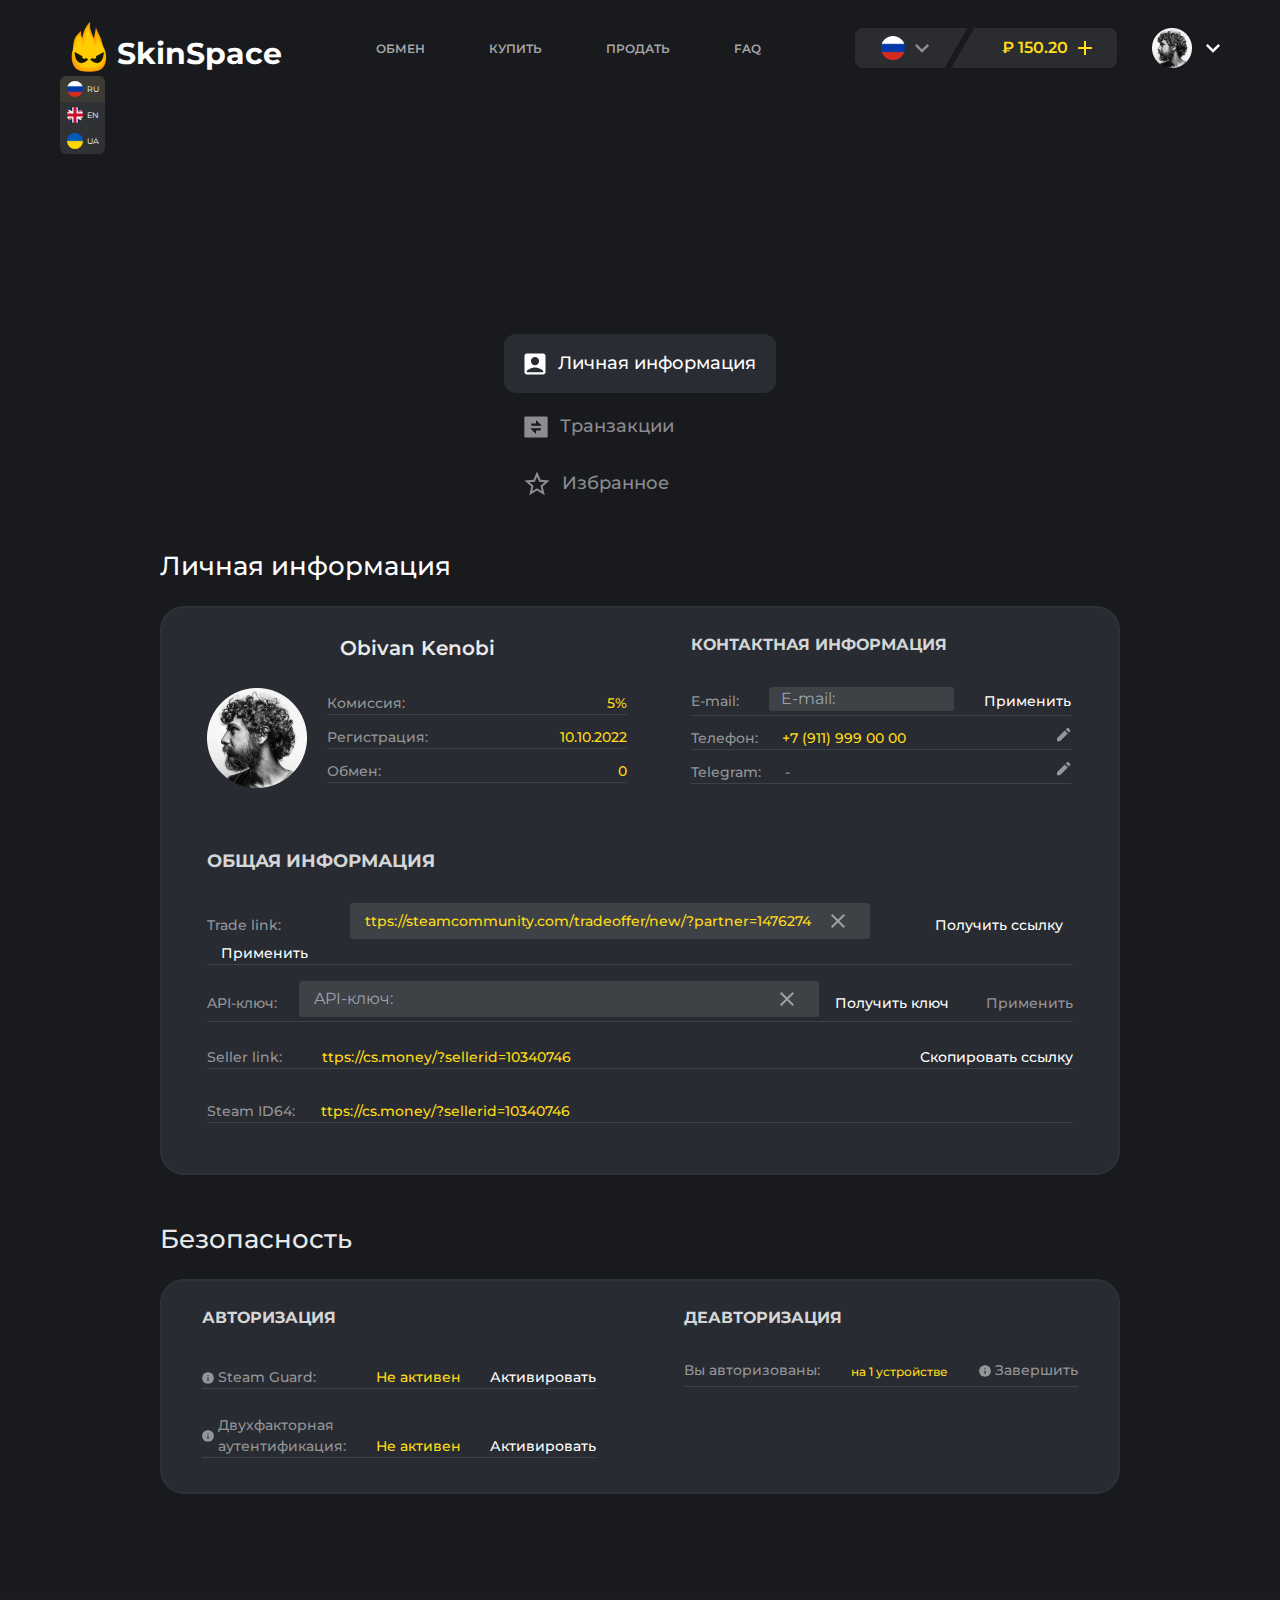
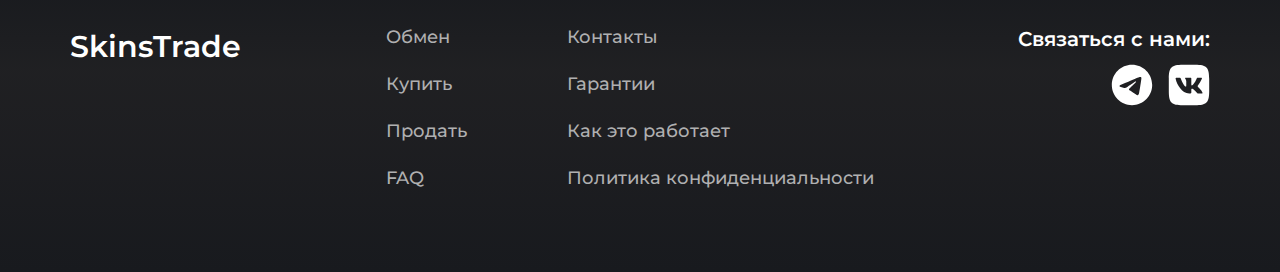
<file: personal_area/index.html>
<!DOCTYPE html>
<html lang="en">
<head>
    <meta charset="UTF-8">
    <meta http-equiv="X-UA-Compatible" content="IE=edge">
    <meta name="viewport" content="width=device-width, initial-scale=1.0">
    <title>Document</title>
    <link href="output.css" rel="stylesheet">
    <link rel="stylesheet" href="css/style.css">
    <link rel="preconnect" href="https://fonts.googleapis.com">
    <link rel="preconnect" href="https://fonts.gstatic.com" crossorigin>
    <link rel="preconnect" href="https://fonts.googleapis.com">
    <link rel="preconnect" href="https://fonts.gstatic.com" crossorigin>
    <link href="https://fonts.googleapis.com/css2?family=Montserrat:wght@400;500;600;800&display=swap" rel="stylesheet">
</head>
<body class="body">

    <!-- Везжающая менюшка на мобилках -->

    <div class="dropdowm_menu">
        <img src="img/cross_dropdown.svg" class="dropdowm_menu_cross" alt="крестик">
        <ul class="dropdowm_menu_items">
            <li class="dropdowm_menu_sub_itemsWhite">Обмен</li>
            <li class="dropdowm_menu_sub_itemsLemony">Купить</li>
            <li class="dropdowm_menu_sub_itemsWhite">Продать</li>
            <li class="dropdowm_menu_sub_itemsWhite">FAQ</li>
        </ul>            
    </div>

    <!-- Везжающая менюшка на мобилках -->

    <header class="header">
        <nav class="nav">
            <div class="sub_nav">
                <div class="sub_nav_burger">
                    <img src="img/nav_burger.svg" class="sub_nav_burger_svg" alt="бургер меню">                    
                </div>
                <img src="img/fire_logo.png" class="img_logo" alt="лого">
                <h2 class="text_logo">SkinSpace</h2>
            </div>
            <div class="menu_items">
                <span class="sub_menu_items">Обмен</span>
                <span class="sub_menu_items">Купить</span>
                <span class="sub_menu_items">Продать</span>
                <span class="sub_menu_items">FAQ</span>
            </div>
            <div class="language_balance_account">
                <div class="language">
                    <img src="img/russia.svg" class="language_flag" alt="флажок России">
                    <img src="img/language_arrow.svg" class="language_arrow" alt="стрелочка">
                </div>
                <div class="balance">
                    <div class="sub_balance_desktop">
                        <span class="balance_money">₽ 150.20</span>
                        <img src="img/balance_plus.svg" class="balance_plus" alt="плюсик">  
                    </div>      
                    <div class="sub_balance_mobile">
                        <img src="img/steam_logo.svg" class="sub_balance_mobile_steamSvg" alt="стим">
                        <span class="balance_money_mobile">ВОЙТИ</span>
                    </div>                
                </div>
                <div class="account">
                    <img src="img/man.png" class="account_man" alt="Чел с шапки">
                    <img src="img/account_arrow.svg" class="account_arrow" alt="стрелочка">    
                </div>
            </div>
        </nav>

        <!-- Выпадающая менюшка шапки -->

        <div class="mini_dropdown">
            <ul class="mini_dropdown_items">
                <li class="replenish_the_balance">
                    Пополнить баланс
                </li>
                <li class="withdraw_from_the_balance">
                    Вывести с баланса
                </li>
                <li class="personal_area">
                    Личный кабинет
                </li>
                <li class="exit">
                    Выйти
                </li>
            </ul>
        </div>

        <!-- Выпадающая менюшка шапки -->

        <!-- Выпадающий выбор языков шапки -->

        <div class="mini_dropdown_language">
            <div class="mini_dropdown_languageRu">
                <img src="img/russia.svg" class="mini_dropdown_language_miniRu" alt="ру флаг">
                <h2 class="mini_dropdown_language_text">RU</h2>
            </div>
            <div class="mini_dropdown_languageEn">
                <img src="img/english.svg" class="mini_dropdown_language_miniEn" alt="инглиш флаг">
                <h2 class="mini_dropdown_language_text">EN</h2>
            </div>
            <div class="mini_dropdown_languageUa">
                <img src="img/ukraine.svg" class="mini_dropwdown_language_miniUa" alt="укр флаг">
                <h2 class="mini_dropdown_language_text">UA</h2>
            </div>
        </div>
        <!-- Выпадающий выбор языков шапки -->

    </header>
    <main>
        <section>
            <div class="personal_area">
                <div class="items_personal_area">
                    <div class="personal_information_block">
                        <img src="img/portrait_mini.svg" class="personal_information_portraitMini" alt="человечек">
                        <span class="personal_information_text">Личная информация</span>
                    </div>
                    <div class="transactions_block">
                        <img src="img/transactions.svg" class="transactions" alt="транзакции">
                        <span class="transactions_block_text">Транзакции</span>
                    </div>
                    <div class="favorite_block">
                        <img src="img/star.svg" class="star" alt="транзакции">
                        <span class="favorite_block_text">Избранное</span>
                    </div>
                </div>
                <div class="information_personal_area">
                    <h2 class="information_personal_area_text">Личная информация</h2>
                    <div class="information_personal_area_main">
                        <div class="obivanKenobi_info">
                            <div class="mobile_obivanKenobi_info_mainText">
                                <img src="img/big_obivanKenobi.png" class="mobile_obivanKenobi_info_avatar" alt="мужик">
                                <h2 class="obivanKenobi_info_mainText">Obivan Kenobi</h2>
                            </div>
                            <div class="sub_obivanKenobi_info">
                                <img src="img/big_obivanKenobi.png" class="sub_obivanKenobi_info_avatar" alt="мужик">
                                <div class="sub_obivanKenobi_info_items">
                                    <div class="sub_obivanKenobi_info_items_commission">
                                        <span class="sub_obivanKenobi_info_items_commission_leftItem">Комиссия:</span>
                                        <span class="sub_obivanKenobi_info_items_commission_rightItem">5%</span>
                                    </div>
                                    <div class="sub_obivanKenobi_info_items_registration">
                                        <span class="sub_obivanKenobi_info_items_commission_leftItem">Регистрация:</span>
                                        <span class="sub_obivanKenobi_info_items_commission_rightItem">10.10.2022</span>
                                    </div>
                                    <div class="sub_obivanKenobi_info_items_exchange">
                                        <span class="sub_obivanKenobi_info_items_commission_leftItem">Обмен:</span>
                                        <span class="sub_obivanKenobi_info_items_commission_rightItem">0</span>
                                    </div>
                                </div>
                            </div>
                        </div>
                        <div class="contact_information">
                            <h2 class="contact_information_mainText">контактная информация</h2>
                            <div class="sub_contact_information">
                                <div class="sub_contact_information_email">
                                    <span class="sub_contact_information_leftItem">E-mail:</span>
                                    <input type="text" class="sub_contact_information_input" placeholder="E-mail:">
                                    <span class="sub_contact_information_lastItem">Применить</span>
                                </div>
                                <div class="sub_contact_information_phone">
                                    <div class="sub_contact_information_phoneUnion">
                                        <span class="sub_contact_information_leftItem">Телефон:</span>
                                        <span class="sub_contact_information_centerItem">+7 (911) 999 00 00</span>
                                    </div>
                                    <img src="img/pencil.svg" class="sub_contact_information_pencil" alt="карандаш">
                                </div>
                                <div class="sub_contact_information_telegram">
                                    <div class="sub_contact_information_telegramUnion">
                                        <span class="sub_contact_information_leftItem">Telegram:</span>
                                        <span class="sub_contact_information_minusItem">-</span>
                                    </div>
                                    <img src="img/pencil.svg" class="sub_contact_information_pencil" alt="карандаш">
                                </div>
                            </div>
                        </div>
                        <div class="general_information">
                            <h2 class="general_information_textMain">Общая информация</h2>
                            <div class="general_information_tradeLink">
                                <span class="general_information_tradeLink_leftText">Trade link:</span>
                                <div class="general_information_tradeLink_inputBlock">
                                    <input class="general_information_tradeLink_input" type="text" placeholder="ttps://steamcommunity.com/tradeoffer/new/?partner=1476274">
                                    <img src="img/cross_for_input.svg" class="cross_for_input" alt="крестик">
                                </div>
                                <span class="general_information_rightText_link">Получить ссылку</span>
                                <span class="general_information_rightText_apply">Применить</span>
                            </div>
                            <div class="general_information_apiKey">
                                <span class="general_information_apiKey_leftText">API-ключ:</span>
                                <div class="general_information_apiKey_inputBlock">
                                    <input class="general_information_apiKey_input" type="text" placeholder="API-ключ:">
                                    <img src="img/cross_for_input.svg" class="cross_for_input" alt="крестик">
                                </div>
                                <span class="general_information_rightText_key">Получить ключ</span>
                                <span class="general_information_apiKey_rightText_apply">Применить</span>
                            </div>
                            <div class="general_information_sellerLink">
                                <div class="general_information_sub_sellerLink">
                                    <span class="general_information_sellerLink_leftText">Seller link:</span>
                                    <span class="general_information_sellerLink_leftText_link">ttps://cs.money/?sellerid=10340746</span>
                                </div>
                                <span class="general_information_rightText_copyLink">Скопировать ссылку</span>
                            </div>
                            <div class="general_information_steamId">
                                <div class="general_information_sub_steamId">
                                    <span class="general_information_steamId_leftText">Steam ID64:</span>
                                    <span class="general_information_steamId_leftText_link">ttps://cs.money/?sellerid=10340746</span>
                                </div>
                            </div>
                        </div>
                    </div>
                </div>
                <div class="security">
                    <h2 class="security_mainText">Безопасность</h2>
                    <div class="security_block">
                        <div class="sub_security_block">
                            <h2 class="security_block_mainText">Авторизация</h2>
                            <div class="security_block_steamGuard">
                                <div class="security_block_steamGuard_leftBlock">
                                    <img src="img/warning.svg" class="security_block_steamGuard_warning" alt="предупреждение">
                                    <span class="security_block_steamGuard_leftBlock_text">Steam Guard:</span>
                                </div>
                                <span class="security_block_steamGuard_notActive">Не активен</span>
                                <span class="security_block_steamGuard_active">Активировать</span>
                            </div>
                            <div class="security_block_twoFactorAuthentication">
                                <div class="security_block_twoFactorAuthentication_leftBlock">
                                    <img src="img/warning.svg" class="security_block_twoFactorAuthentication_warning" alt="предупреждение">
                                    <span class="security_block_twoFactorAuthentication_leftBlock_text">Двухфакторная аутентификация:</span>
                                </div>
                                <span class="security_block_twoFactorAuthentication_notActive">Не активен</span>
                                <span class="security_block_twoFactorAuthentication_active">Активировать</span>
                            </div>
                        </div>
                        <div class="deauthorization_block">
                            <h2 class="deauthorization_block_mainText">Деавторизация</h2>
                            <div class="deauthorization_sub_block">
                                <span class="deauthorization_sub_block_youAuthorization">Вы авторизованы:</span>
                                <span class="deauthorization_sub_block_forOneDevice">на 1 устройстве</span>
                                <div class="deauthorization_sub_block_endBlock">
                                    <img src="img/warning.svg" class="deauthorization_block_warning" alt="предупреждение">
                                    <span class="deauthorization_sub_block_endBlock_text">Завершить</span>
                                </div>
                            </div>
                        </div>
                    </div>
                </div>
            </div>
        </section>
    </main>
    <footer class="footer">
        <div class="sub_footer">
            <div>
                <h2 class="sub_footer_ST_text">SkinsTrade</h2>
            </div>
            <div class="contact">
                <span class="contact_span">Связаться с нами:</span>
                <div class="sub_contact">
                    <img src="img/contact_1.svg" class="sub_contact_svg_1" alt="тг">    
                    <img src="img/contact_2.svg" class="sub_contact_svg_2" alt="вк">
                </div>
            </div>
            <div class="mobile_sub_footer_items_exchange">
                <div class="mobile_sub_footer_items_exchange_1">
                    <span class="sub_footer_items_exchange_first">Обмен</span>
                    <span class="sub_footer_items_exchange">Купить</span>
                    <span class="sub_footer_items_exchange">Продать</span>
                    <span class="sub_footer_items_exchange">FAQ</span>
                </div>
                <div class="mobile_sub_footer_items_exchange_2">
                    <span class="sub_footer_items_exchange_first">Контакты</span>
                    <span class="sub_footer_items_exchange">Гарантии</span>
                    <span class="sub_footer_items_exchange">Как это работает</span>
                    <span class="sub_footer_items_exchange">Политика конфиденциальности</span>
                </div>
            </div>
        </div>
    </footer>
</body>
</html>
</file>
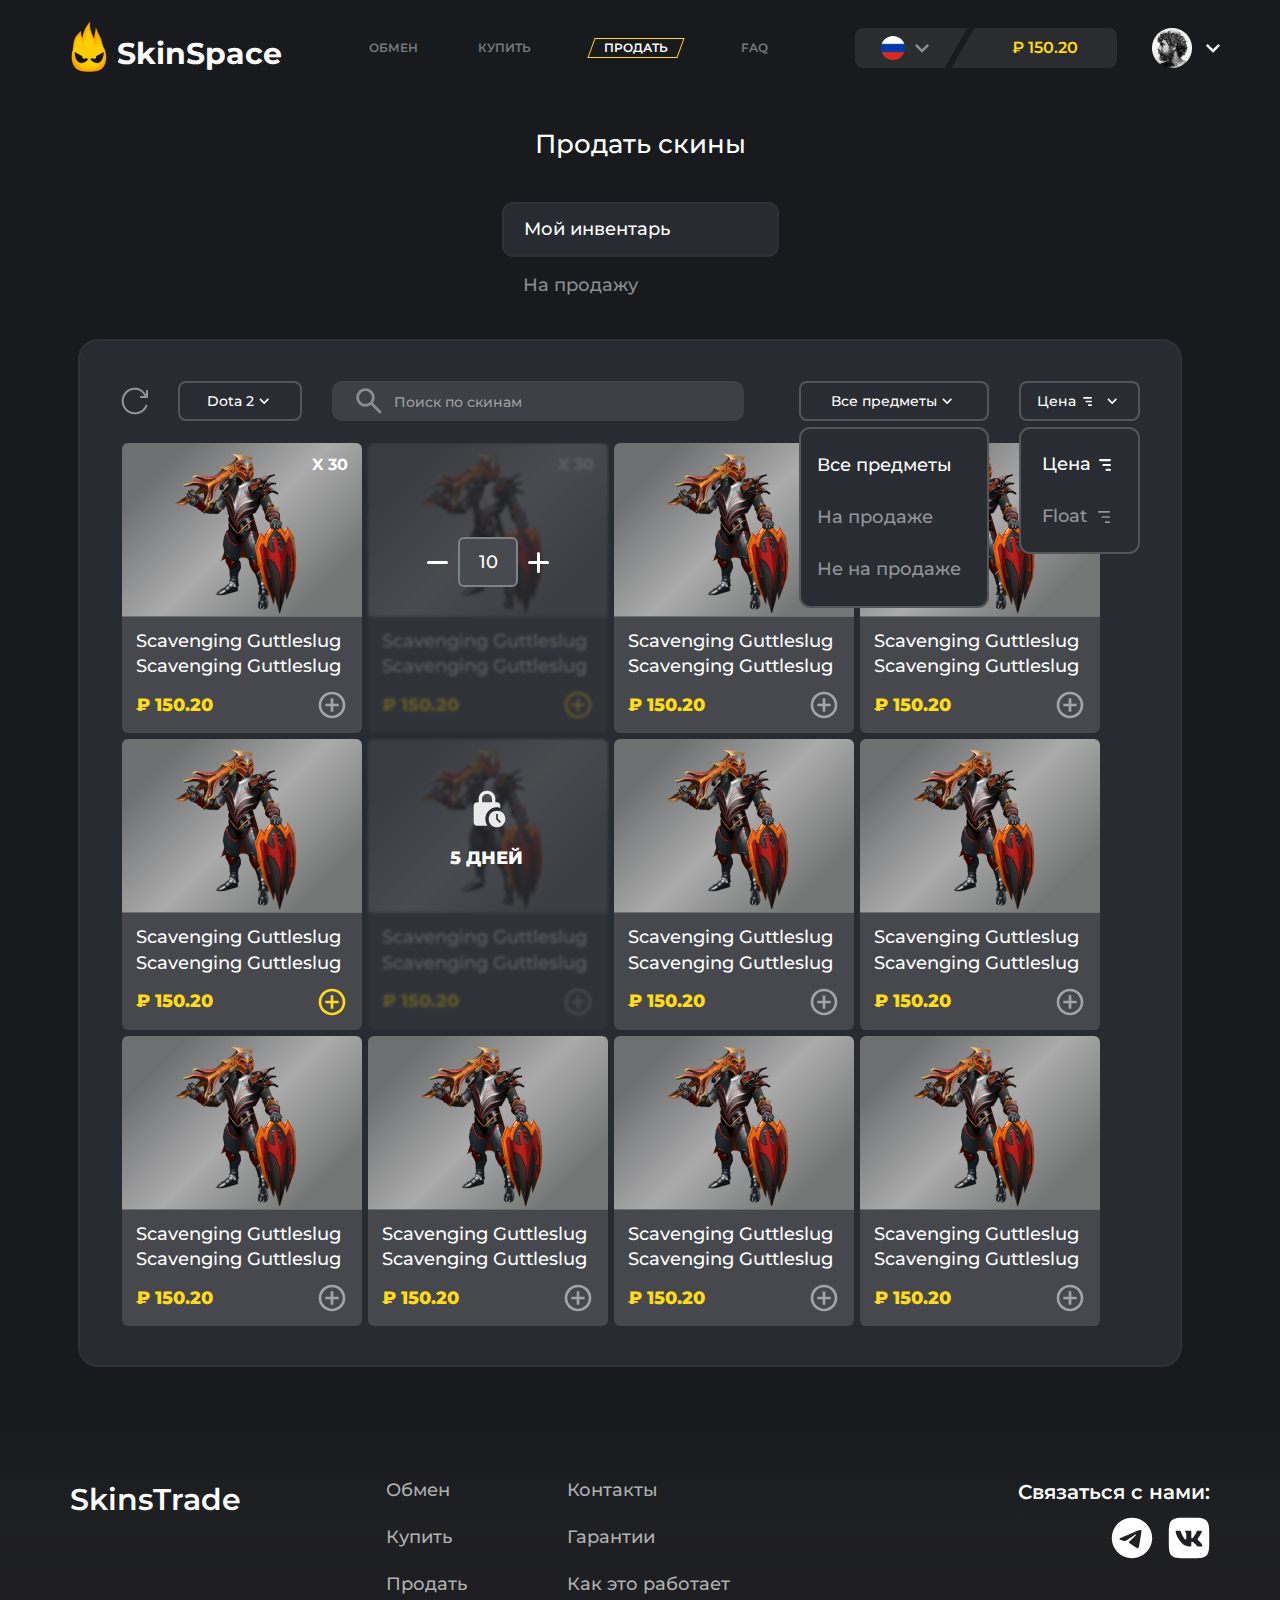
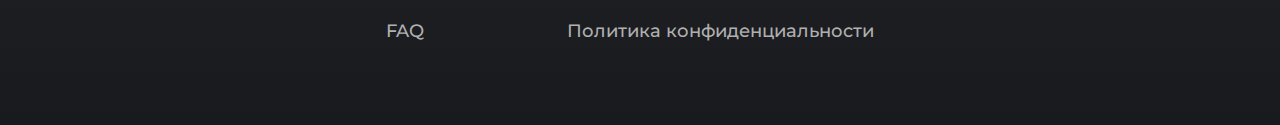
<file: sell/index.html>
<!DOCTYPE html>
<html lang="en">
<head>
    <meta charset="UTF-8">
    <meta http-equiv="X-UA-Compatible" content="IE=edge">
    <meta name="viewport" content="width=device-width, initial-scale=1.0">
    <title>Document</title>
    <link href="output.css" rel="stylesheet">
    <link rel="stylesheet" href="css/style.css">
    <link rel="preconnect" href="https://fonts.googleapis.com">
    <link rel="preconnect" href="https://fonts.gstatic.com" crossorigin>
    <link rel="preconnect" href="https://fonts.googleapis.com">
    <link rel="preconnect" href="https://fonts.gstatic.com" crossorigin>
    <link href="https://fonts.googleapis.com/css2?family=Montserrat:wght@400;500;600;800&display=swap" rel="stylesheet">
</head>
<body class="body">

    <!-- Везжающая менюшка на мобилках -->

    <div class="dropdowm_menu">
        <img src="img/cross_dropdown.svg" class="dropdowm_menu_cross" alt="крестик">
        <ul class="dropdowm_menu_items">
            <li class="dropdowm_menu_sub_itemsWhite">Обмен</li>
            <li class="dropdowm_menu_sub_itemsLemony">Купить</li>
            <li class="dropdowm_menu_sub_itemsWhite">Продать</li>
            <li class="dropdowm_menu_sub_itemsWhite">FAQ</li>
        </ul>            
    </div>

    <!-- Везжающая менюшка на мобилках -->

    <header class="header">
        <nav class="nav">
            <div class="sub_nav">
                <div class="sub_nav_burger">
                    <img src="img/nav_burger.svg" class="sub_nav_burger_svg" alt="бургер меню">                    
                </div>
                <img src="img/fire_logo.png" class="img_logo" alt="лого">
                <h2 class="text_logo">SkinSpace</h2>
            </div>
            <div class="menu_items">
                <span class="sub_menu_items">Обмен</span>
                <span class="sub_menu_items">Купить</span>
                <div class="sub_menu_items_custom">
                    <span class="sub_menu_items_customText">Продать</span>
                </div>
                <span class="sub_menu_items">FAQ</span>
            </div>
            <div class="language_balance_account">
                <div class="language">
                    <img src="img/russia.svg" class="language_flag" alt="флажок России">
                    <img src="img/language_arrow.svg" class="language_arrow" alt="стрелочка">
                </div>
                <div class="balance">
                    <div class="sub_balance_desktop">
                        <span class="balance_money">₽ 150.20</span>
                    </div>                   
                </div>
                <div class="account">
                    <img src="img/man.png" class="account_man" alt="Чел с шапки">
                    <img src="img/account_arrow.svg" class="account_arrow" alt="стрелочка">    
                </div>
            </div>
        </nav>

        <!-- Выпадающая менюшка шапки -->

        <div class="mini_dropdown">
            <ul class="mini_dropdown_items">
                <li class="replenish_the_balance">
                    Пополнить баланс
                </li>
                <li class="withdraw_from_the_balance">
                    Вывести с баланса
                </li>
                <li class="personal_area">
                    Личный кабинет
                </li>
                <li class="exit">
                    Выйти
                </li>
            </ul>
        </div>

        <!-- Выпадающая менюшка шапки -->

        <!-- Выпадающий выбор языков шапки -->

        <div class="mini_dropdown_language">
            <div class="mini_dropdown_languageRu">
                <img src="img/russia.svg" class="mini_dropdown_language_miniRu" alt="ру флаг">
                <h2 class="mini_dropdown_language_text">RU</h2>
            </div>
            <div class="mini_dropdown_languageEn">
                <img src="img/english.svg" class="mini_dropdown_language_miniEn" alt="инглиш флаг">
                <h2 class="mini_dropdown_language_text">EN</h2>
            </div>
        </div>

        <!-- Выпадающий выбор языков шапки -->

    </header>

   <!-- Фильтр игр: CS:GO. Мобильная версия -->

    <div class="filter_gameCS_mobile">
        <span class="filter_gameCS_mobile_textWhite">CS:GO</span>
        <span class="filter_gameCS_mobile_text">Dota 2</span>
        <span class="filter_gameCS_mobile_text">Rust</span>
        <img src="img/cross_popUp.svg" class="cross_popUp" alt="крестик">
    </div>

    <!-- Фильтр игр: CS:GO. Мобильная версия -->
    
    <!-- Фильтр предметов. Мобильная версия -->

    <div class="filter_items_mobile">
        <span class="filter_gameCS_mobile_textWhite">Все предметы</span>
        <span class="filter_gameCS_mobile_text">На продаже</span>
        <span class="filter_gameCS_mobile_text">Не на продаже</span>
        <img src="img/cross_popUp.svg" class="cross_popUp" alt="крестик">
    </div>

    <!-- Фильтр предметов. Мобильная версия -->

    <!-- Фильтр цены. Мобильная версия -->

    <div class="filter_price_mobile">
        <div class="filter_sub_price_mobile">
            <span class="filter_gameCS_mobile_textWhite">Цена</span>
            <img src="img/ladder.svg" class="ladder_filter" alt="лесенка">
        </div>
        <div class="filter_sub_price_mobile">
            <span class="filter_gameCS_mobile_text">Float</span>
            <img src="img/ladder_gray.svg" class="ladder_gray" alt="">
        </div>
        <img src="img/cross_popUp.svg" class="cross_popUp" alt="крестик">
    </div>

    <!-- Фильтр цены. Мобильная версия -->

    <!-- Pop-up: Успешно выставлено на продажу -->

    <div class="popUp_success">
        <img src="img/success.svg" class="success" alt="успешно">
        <h2 class="popUp_success_mainText">
            Ваши товары были успешно
            выставлены на продажу!
        </h2>
        <img src="img/cross_success.svg" class="popUp_success_cross" alt="крестик">
    </div>

    <!-- Pop-up: Успешно выставлено на продажу -->

    <main>
        <section>
            <div class="sell_skins_mobileBlock_myInventoryBlock">
                <h1 class="sell_skins_mobileBlock_mainText">Продать скины</h1>
                <div class="sell_skins_mobileBlock_myInventory">
                    <span class="sell_skins_mobileBlock_myInventory_text">Мой инвентарь</span>
                </div>
                <span class="sell_skins_mobileBlock_subText">На продажу</span>
            </div>
            <div class="sell_skins_mobileBlock_sellSkinsBlock">
                <h1 class="sell_skins_mobileBlock_mainText">Продать скины</h1>
                <span class="sell_skins_mobileBlock_sellSkins_myInventory_text">Мой инвентарь</span>
                <div class="sell_skins_mobileBlock_sellSkinsBlock_custom">
                    <span class="sell_skins_mobileBlock_sellSkins_subText">На продажу</span>
                </div>
            </div>
            <div class="sell_erorr">
                <div class="sell_erorr_leftBlock">
                    <div class="sell_erorr_leftBlock_header_mobile">
                        <div class="sell_erorr_leftBlock_headerPartLeft">
                            <div class="sell_erorr_leftBlock_sub_headerPart">
                                <div class="sell_erorr_leftBlock_sub_headerPart_filterDota_mobile">
                                    <span class="sell_erorr_leftBlock_sub_headerPart_filterDota_text_mobile">CS:GO</span>
                                    <img src="img/arrow_down.svg" class="arrow_filter_mobile" alt="стрелочка">
                                </div>
                                <div class="sell_erorr_leftBlock_sub_headerPart_filterItems_mobile">
                                    <span class="sell_erorr_leftBlock_sub_headerPart_filterItems_text_mobile">Все предметы</span>
                                    <img src="img/arrow_down.svg" class="arrow_filter_mobile" alt="стрелочка">
                                </div>
                            </div>
                        </div>
                        <div class="sell_erorr_leftBlock_headerPartRight_mobile">
                            <div class="sell_erorr_leftBlock_sub_headerPartRight">
                                <div class="sell_erorr_leftBlock_sub_headerPart_filterPrice_filter_mobile">
                                    <div class="sell_erorr_leftBlock_sub_headerPart_filterPrice_mobile">
                                        <span class="sell_erorr_leftBlock_sub_headerPart_filterPrice_text_mobile">Цена</span>
                                        <img src="img/ladder.svg" class="ladder_mobile" alt="лесенка">
                                        <img src="img/arrow_down.svg" class="arrow_filter_mobile" alt="стрелочка">
                                    </div>
                                    <img src="img/search_white.svg" class="search_white" alt="поиск">
                                </div>
                            </div>
                        </div>
                    </div>
                    <div class="sell_erorr_leftBlock_header">
                        <div class="sell_erorr_leftBlock_headerPartLeft">
                            <div class="sell_erorr_leftBlock_sub_headerPart">
                                <img src="img/prereloader.png" class="preloader" alt="загрузчик">
                                <div class="sell_erorr_leftBlock_sub_headerPart_filterDota">
                                    <span class="sell_erorr_leftBlock_sub_headerPart_filterDota_text">Dota 2</span>
                                    <img src="img/arrow_down.svg" class="arrow_filter" alt="стрелочка">
                                </div>
                                <div class="sell_erorr_leftBlock_sub_headerPart_inputBlock">
                                    <img src="img/search_input.svg" class="search_input" alt="лупа">
                                    <input type="text" class="sell_erorr_leftBlock_sub_headerPart_input" placeholder="Поиск по скинам">
                                </div>
                            </div>
                        </div>
                        <div class="sell_erorr_leftBlock_headerPartRight">
                            <div class="sell_erorr_leftBlock_sub_headerPartRight">
                                <div class="sell_erorr_leftBlock_sub_headerPart_filterItems_filter">
                                    <div class="sell_erorr_leftBlock_sub_headerPart_filterItems">
                                        <span class="sell_erorr_leftBlock_sub_headerPart_filterItems_text">Все предметы</span>
                                        <img src="img/arrow_down.svg" class="arrow_filter" alt="стрелочка">
                                    </div>
                                    <div class="sell_erorr_leftBlock_sub_headerPart_filterItems_filterBlock">
                                        <span class="sell_erorr_leftBlock_sub_headerPart_filterItems_filterBlock_textActive">Все предметы</span>
                                        <span class="sell_erorr_leftBlock_sub_headerPart_filterItems_filterBlock_text">На продаже</span>
                                        <span class="sell_erorr_leftBlock_sub_headerPart_filterItems_filterBlock_text">Не на продаже</span>
                                    </div>
                                </div>
                                <div class="sell_erorr_leftBlock_sub_headerPart_filterPrice_filter">
                                    <div class="sell_erorr_leftBlock_sub_headerPart_filterPrice">
                                        <span class="sell_erorr_leftBlock_sub_headerPart_filterPrice_text">Цена</span>
                                        <img src="img/ladder.svg" class="ladder" alt="лесенка">
                                        <img src="img/arrow_down.svg" class="arrow_filter" alt="стрелочка">
                                    </div>
                                    <div class="sell_erorr_leftBlock_sub_headerPart_filterPrice_filterBlock">
                                        <div class="sell_erorr_leftBlock_sub_headerPart_filterPrice_sub_filterBlock">
                                            <span class="sell_erorr_leftBlock_sub_headerPart_filterPrice_sub_filterBlock_textActive">
                                                Цена
                                            </span>
                                            <img src="img/ladder.svg" class="ladder_filter" alt="лесенка">
                                        </div>
                                        <div class="sell_erorr_leftBlock_sub_headerPart_filterPrice_sub_filterBlock">
                                            <span class="sell_erorr_leftBlock_sub_headerPart_filterPrice_sub_filterBlock_text">
                                                Float
                                            </span>
                                            <img src="img/ladder_gray.svg" class="ladder_filterGray" alt="лесенка">
                                        </div>
                                    </div>
                                </div>
                            </div>
                        </div>
                    </div>
                    <div class="sell_leftBlock_cards">
                        <div class="sell_leftBlock_sub_cards">
                            <div class="sell_leftBlock_sub_soloCard">
                                <div class="sell_leftBlock_sub_soloCard_body">
                                    <img src="img/dota_man.png" class="sell_leftBlock_sub_soloCard_body_image" alt="чел">
                                    <span class="sell_leftBlock_sub_soloCard_body_textTop">x 30</span>
                                </div>
                                <div class="sell_leftBlock_sub_soloCard_footer">
                                    <h3 class="sell_leftBlock_sub_soloCard_footer_mainText">
                                        Scavenging Guttleslug
                                        <div class="sell_leftBlock_sub_soloCard_footer_sub_mainText">
                                            Scavenging Guttleslug
                                        </div>
                                    </h3>
                                    <div class="sell_leftBlock_sub_soloCard_sub_footerBlock">
                                        <span class="sell_leftBlock_sub_soloCard_sub_footerBlock_text">₽ 150.20</span>
                                        <img src="img/plus_circle.svg" class="plus_circle" alt="кружочек">
                                    </div>  
                                </div>
                            </div>
                            <div class="sell_leftBlock_sub_soloCard_quantity">
                                <div class="sell_leftBlock_sub_soloCard_quantityBlock">
                                    <img src="img/minus.svg" class="sell_leftBlock_sub_soloCard_quantityBlock_minus" alt="минус">
                                    <div class="sell_leftBlock_sub_soloCard_sub_quantityBlock">
                                        <span class="sell_leftBlock_sub_soloCard_sub_quantityBlock_text">
                                            10
                                        </span>
                                    </div>
                                    <img src="img/plus.svg" class="sell_leftBlock_sub_soloCard_quantityBlock_plus" alt="плюс">
                                </div>
                                <div class="sell_leftBlock_sub_soloCard_sub_quantity">
                                    <div class="sell_leftBlock_sub_soloCard_body">
                                        <img src="img/dota_man.png" class="sell_leftBlock_sub_soloCard_body_image" alt="чел">
                                        <span class="sell_leftBlock_sub_soloCard_body_textTop">x 30</span>
                                    </div>
                                    <div class="sell_leftBlock_sub_soloCard_footer">
                                        <h3 class="sell_leftBlock_sub_soloCard_footer_mainText">
                                            Scavenging Guttleslug
                                            <div class="sell_leftBlock_sub_soloCard_footer_sub_mainText">
                                                Scavenging Guttleslug
                                            </div>
                                        </h3>
                                        <div class="sell_leftBlock_sub_soloCard_sub_footerBlock">
                                            <span class="sell_leftBlock_sub_soloCard_sub_footerBlock_text">₽ 150.20</span>
                                            <img src="img/plus_circle_yellow.svg" class="plus_circle" alt="кружочек">
                                        </div>  
                                    </div>
                                </div>
                            </div>
                            <div class="sell_leftBlock_sub_soloCard">
                                <div class="sell_leftBlock_sub_soloCard_body">
                                    <img src="img/dota_man.png" class="sell_leftBlock_sub_soloCard_body_image" alt="чел">
                                </div>
                                <div class="sell_leftBlock_sub_soloCard_footer">
                                    <h3 class="sell_leftBlock_sub_soloCard_footer_mainText">
                                        Scavenging Guttleslug
                                        <div class="sell_leftBlock_sub_soloCard_footer_sub_mainText">
                                            Scavenging Guttleslug
                                        </div>
                                    </h3>
                                    <div class="sell_leftBlock_sub_soloCard_sub_footerBlock">
                                        <span class="sell_leftBlock_sub_soloCard_sub_footerBlock_text">₽ 150.20</span>
                                        <img src="img/plus_circle.svg" class="plus_circle" alt="кружочек">
                                    </div>  
                                </div>
                            </div>
                            <div class="sell_leftBlock_sub_soloCard">
                                <div class="sell_leftBlock_sub_soloCard_body">
                                    <img src="img/dota_man.png" class="sell_leftBlock_sub_soloCard_body_image" alt="чел">
                                </div>
                                <div class="sell_leftBlock_sub_soloCard_footer">
                                    <h3 class="sell_leftBlock_sub_soloCard_footer_mainText">
                                        Scavenging Guttleslug
                                        <div class="sell_leftBlock_sub_soloCard_footer_sub_mainText">
                                            Scavenging Guttleslug
                                        </div>
                                    </h3>
                                    <div class="sell_leftBlock_sub_soloCard_sub_footerBlock">
                                        <span class="sell_leftBlock_sub_soloCard_sub_footerBlock_text">₽ 150.20</span>
                                        <img src="img/plus_circle.svg" class="plus_circle" alt="кружочек">
                                    </div>  
                                </div>
                            </div>
                            <div class="sell_leftBlock_sub_soloCard">
                                <div class="sell_leftBlock_sub_soloCard_body">
                                    <img src="img/dota_man.png" class="sell_leftBlock_sub_soloCard_body_image" alt="чел">
                                </div>
                                <div class="sell_leftBlock_sub_soloCard_footer">
                                    <h3 class="sell_leftBlock_sub_soloCard_footer_mainText">
                                        Scavenging Guttleslug
                                        <div class="sell_leftBlock_sub_soloCard_footer_sub_mainText">
                                            Scavenging Guttleslug
                                        </div>
                                    </h3>
                                    <div class="sell_leftBlock_sub_soloCard_sub_footerBlock">
                                        <span class="sell_leftBlock_sub_soloCard_sub_footerBlock_text">₽ 150.20</span>
                                        <img src="img/plus_circle_yellow.svg" class="plus_circle" alt="кружочек">
                                    </div>  
                                </div>
                            </div>
                            <div class="sell_leftBlock_sub_soloCard_time">
                                <div class="sell_leftBlock_sub_soloCard_timeBlock">
                                    <img src="img/lock.svg" class="lock" alt="замок">
                                    <h3 class="sell_leftBlock_sub_soloCard_timeBlock_text">
                                        5 дней
                                    </h3>
                                </div>
                                <div class="sell_leftBlock_sub_soloCard_sub_quantity">
                                    <div class="sell_leftBlock_sub_soloCard_body">
                                        <img src="img/dota_man.png" class="sell_leftBlock_sub_soloCard_body_image" alt="чел">
                                    </div>
                                    <div class="sell_leftBlock_sub_soloCard_footer">
                                        <h3 class="sell_leftBlock_sub_soloCard_footer_mainText">
                                            Scavenging Guttleslug
                                            <div class="sell_leftBlock_sub_soloCard_footer_sub_mainText">
                                                Scavenging Guttleslug
                                            </div>
                                        </h3>
                                        <div class="sell_leftBlock_sub_soloCard_sub_footerBlock">
                                            <span class="sell_leftBlock_sub_soloCard_sub_footerBlock_text">₽ 150.20</span>
                                            <img src="img/plus_circle.svg" class="plus_circle" alt="кружочек">
                                        </div>  
                                    </div>
                                </div>
                            </div>
                            <div class="sell_leftBlock_sub_soloCard">
                                <div class="sell_leftBlock_sub_soloCard_body">
                                    <img src="img/dota_man.png" class="sell_leftBlock_sub_soloCard_body_image" alt="чел">
                                </div>
                                <div class="sell_leftBlock_sub_soloCard_footer">
                                    <h3 class="sell_leftBlock_sub_soloCard_footer_mainText">
                                        Scavenging Guttleslug
                                        <div class="sell_leftBlock_sub_soloCard_footer_sub_mainText">
                                            Scavenging Guttleslug
                                        </div>
                                    </h3>
                                    <div class="sell_leftBlock_sub_soloCard_sub_footerBlock">
                                        <span class="sell_leftBlock_sub_soloCard_sub_footerBlock_text">₽ 150.20</span>
                                        <img src="img/plus_circle.svg" class="plus_circle" alt="кружочек">
                                    </div>  
                                </div>
                            </div>
                            <div class="sell_leftBlock_sub_soloCard">
                                <div class="sell_leftBlock_sub_soloCard_body">
                                    <img src="img/dota_man.png" class="sell_leftBlock_sub_soloCard_body_image" alt="чел">
                                </div>
                                <div class="sell_leftBlock_sub_soloCard_footer">
                                    <h3 class="sell_leftBlock_sub_soloCard_footer_mainText">
                                        Scavenging Guttleslug
                                        <div class="sell_leftBlock_sub_soloCard_footer_sub_mainText">
                                            Scavenging Guttleslug
                                        </div>
                                    </h3>
                                    <div class="sell_leftBlock_sub_soloCard_sub_footerBlock">
                                        <span class="sell_leftBlock_sub_soloCard_sub_footerBlock_text">₽ 150.20</span>
                                        <img src="img/plus_circle.svg" class="plus_circle" alt="кружочек">
                                    </div>  
                                </div>
                            </div>
                            <div class="sell_leftBlock_sub_soloCard">
                                <div class="sell_leftBlock_sub_soloCard_body">
                                    <img src="img/dota_man.png" class="sell_leftBlock_sub_soloCard_body_image" alt="чел">
                                </div>
                                <div class="sell_leftBlock_sub_soloCard_footer">
                                    <h3 class="sell_leftBlock_sub_soloCard_footer_mainText">
                                        Scavenging Guttleslug
                                        <div class="sell_leftBlock_sub_soloCard_footer_sub_mainText">
                                            Scavenging Guttleslug
                                        </div>
                                    </h3>
                                    <div class="sell_leftBlock_sub_soloCard_sub_footerBlock">
                                        <span class="sell_leftBlock_sub_soloCard_sub_footerBlock_text">₽ 150.20</span>
                                        <img src="img/plus_circle.svg" class="plus_circle" alt="кружочек">
                                    </div>  
                                </div>
                            </div>
                            <div class="sell_leftBlock_sub_soloCard">
                                <div class="sell_leftBlock_sub_soloCard_body">
                                    <img src="img/dota_man.png" class="sell_leftBlock_sub_soloCard_body_image" alt="чел">
                                </div>
                                <div class="sell_leftBlock_sub_soloCard_footer">
                                    <h3 class="sell_leftBlock_sub_soloCard_footer_mainText">
                                        Scavenging Guttleslug
                                        <div class="sell_leftBlock_sub_soloCard_footer_sub_mainText">
                                            Scavenging Guttleslug
                                        </div>
                                    </h3>
                                    <div class="sell_leftBlock_sub_soloCard_sub_footerBlock">
                                        <span class="sell_leftBlock_sub_soloCard_sub_footerBlock_text">₽ 150.20</span>
                                        <img src="img/plus_circle.svg" class="plus_circle" alt="кружочек">
                                    </div>  
                                </div>
                            </div>
                            <div class="sell_leftBlock_sub_soloCard">
                                <div class="sell_leftBlock_sub_soloCard_body">
                                    <img src="img/dota_man.png" class="sell_leftBlock_sub_soloCard_body_image" alt="чел">
                                </div>
                                <div class="sell_leftBlock_sub_soloCard_footer">
                                    <h3 class="sell_leftBlock_sub_soloCard_footer_mainText">
                                        Scavenging Guttleslug
                                        <div class="sell_leftBlock_sub_soloCard_footer_sub_mainText">
                                            Scavenging Guttleslug
                                        </div>
                                    </h3>
                                    <div class="sell_leftBlock_sub_soloCard_sub_footerBlock">
                                        <span class="sell_leftBlock_sub_soloCard_sub_footerBlock_text">₽ 150.20</span>
                                        <img src="img/plus_circle.svg" class="plus_circle" alt="кружочек">
                                    </div>  
                                </div>
                            </div>
                            <div class="sell_leftBlock_sub_soloCard">
                                <div class="sell_leftBlock_sub_soloCard_body">
                                    <img src="img/dota_man.png" class="sell_leftBlock_sub_soloCard_body_image" alt="чел">
                                </div>
                                <div class="sell_leftBlock_sub_soloCard_footer">
                                    <h3 class="sell_leftBlock_sub_soloCard_footer_mainText">
                                        Scavenging Guttleslug
                                        <div class="sell_leftBlock_sub_soloCard_footer_sub_mainText">
                                            Scavenging Guttleslug
                                        </div>
                                    </h3>
                                    <div class="sell_leftBlock_sub_soloCard_sub_footerBlock">
                                        <span class="sell_leftBlock_sub_soloCard_sub_footerBlock_text">₽ 150.20</span>
                                        <img src="img/plus_circle.svg" class="plus_circle" alt="кружочек">
                                    </div>  
                                </div>
                            </div>
                            <div class="sell_leftBlock_sub_soloCard">
                                <div class="sell_leftBlock_sub_soloCard_body">
                                    <img src="img/dota_man.png" class="sell_leftBlock_sub_soloCard_body_image" alt="чел">
                                </div>
                                <div class="sell_leftBlock_sub_soloCard_footer">
                                    <h3 class="sell_leftBlock_sub_soloCard_footer_mainText">
                                        Scavenging Guttleslug
                                        <div class="sell_leftBlock_sub_soloCard_footer_sub_mainText">
                                            Scavenging Guttleslug
                                        </div>
                                    </h3>
                                    <div class="sell_leftBlock_sub_soloCard_sub_footerBlock">
                                        <span class="sell_leftBlock_sub_soloCard_sub_footerBlock_text">₽ 150.20</span>
                                        <img src="img/plus_circle.svg" class="plus_circle" alt="кружочек">
                                    </div>  
                                </div>
                            </div>
                            <div class="sell_leftBlock_sub_soloCard">
                                <div class="sell_leftBlock_sub_soloCard_body">
                                    <img src="img/dota_man.png" class="sell_leftBlock_sub_soloCard_body_image" alt="чел">
                                </div>
                                <div class="sell_leftBlock_sub_soloCard_footer">
                                    <h3 class="sell_leftBlock_sub_soloCard_footer_mainText">
                                        Scavenging Guttleslug
                                        <div class="sell_leftBlock_sub_soloCard_footer_sub_mainText">
                                            Scavenging Guttleslug
                                        </div>
                                    </h3>
                                    <div class="sell_leftBlock_sub_soloCard_sub_footerBlock">
                                        <span class="sell_leftBlock_sub_soloCard_sub_footerBlock_text">₽ 150.20</span>
                                        <img src="img/plus_circle.svg" class="plus_circle" alt="кружочек">
                                    </div>  
                                </div>
                            </div>
                            <div class="sell_leftBlock_sub_soloCard">
                                <div class="sell_leftBlock_sub_soloCard_body">
                                    <img src="img/dota_man.png" class="sell_leftBlock_sub_soloCard_body_image" alt="чел">
                                </div>
                                <div class="sell_leftBlock_sub_soloCard_footer">
                                    <h3 class="sell_leftBlock_sub_soloCard_footer_mainText">
                                        Scavenging Guttleslug
                                        <div class="sell_leftBlock_sub_soloCard_footer_sub_mainText">
                                            Scavenging Guttleslug
                                        </div>
                                    </h3>
                                    <div class="sell_leftBlock_sub_soloCard_sub_footerBlock">
                                        <span class="sell_leftBlock_sub_soloCard_sub_footerBlock_text">₽ 150.20</span>
                                        <img src="img/plus_circle.svg" class="plus_circle" alt="кружочек">
                                    </div>  
                                </div>
                            </div>
                            <div class="sell_leftBlock_sub_soloCard">
                                <div class="sell_leftBlock_sub_soloCard_body">
                                    <img src="img/dota_man.png" class="sell_leftBlock_sub_soloCard_body_image" alt="чел">
                                </div>
                                <div class="sell_leftBlock_sub_soloCard_footer">
                                    <h3 class="sell_leftBlock_sub_soloCard_footer_mainText">
                                        Scavenging Guttleslug
                                        <div class="sell_leftBlock_sub_soloCard_footer_sub_mainText">
                                            Scavenging Guttleslug
                                        </div>
                                    </h3>
                                    <div class="sell_leftBlock_sub_soloCard_sub_footerBlock">
                                        <span class="sell_leftBlock_sub_soloCard_sub_footerBlock_text">₽ 150.20</span>
                                        <img src="img/plus_circle.svg" class="plus_circle" alt="кружочек">
                                    </div>  
                                </div>
                            </div>
                            <div class="sell_leftBlock_sub_soloCard">
                                <div class="sell_leftBlock_sub_soloCard_body">
                                    <img src="img/dota_man.png" class="sell_leftBlock_sub_soloCard_body_image" alt="чел">
                                </div>
                                <div class="sell_leftBlock_sub_soloCard_footer">
                                    <h3 class="sell_leftBlock_sub_soloCard_footer_mainText">
                                        Scavenging Guttleslug
                                        <div class="sell_leftBlock_sub_soloCard_footer_sub_mainText">
                                            Scavenging Guttleslug
                                        </div>
                                    </h3>
                                    <div class="sell_leftBlock_sub_soloCard_sub_footerBlock">
                                        <span class="sell_leftBlock_sub_soloCard_sub_footerBlock_text">₽ 150.20</span>
                                        <img src="img/plus_circle.svg" class="plus_circle" alt="кружочек">
                                    </div>  
                                </div>
                            </div>
                            <div class="sell_leftBlock_sub_soloCard">
                                <div class="sell_leftBlock_sub_soloCard_body">
                                    <img src="img/dota_man.png" class="sell_leftBlock_sub_soloCard_body_image" alt="чел">
                                </div>
                                <div class="sell_leftBlock_sub_soloCard_footer">
                                    <h3 class="sell_leftBlock_sub_soloCard_footer_mainText">
                                        Scavenging Guttleslug
                                        <div class="sell_leftBlock_sub_soloCard_footer_sub_mainText">
                                            Scavenging Guttleslug
                                        </div>
                                    </h3>
                                    <div class="sell_leftBlock_sub_soloCard_sub_footerBlock">
                                        <span class="sell_leftBlock_sub_soloCard_sub_footerBlock_text">₽ 150.20</span>
                                        <img src="img/plus_circle.svg" class="plus_circle" alt="кружочек">
                                    </div>  
                                </div>
                            </div>
                            <div class="sell_leftBlock_sub_soloCard">
                                <div class="sell_leftBlock_sub_soloCard_body">
                                    <img src="img/dota_man.png" class="sell_leftBlock_sub_soloCard_body_image" alt="чел">
                                </div>
                                <div class="sell_leftBlock_sub_soloCard_footer">
                                    <h3 class="sell_leftBlock_sub_soloCard_footer_mainText">
                                        Scavenging Guttleslug
                                        <div class="sell_leftBlock_sub_soloCard_footer_sub_mainText">
                                            Scavenging Guttleslug
                                        </div>
                                    </h3>
                                    <div class="sell_leftBlock_sub_soloCard_sub_footerBlock">
                                        <span class="sell_leftBlock_sub_soloCard_sub_footerBlock_text">₽ 150.20</span>
                                        <img src="img/plus_circle.svg" class="plus_circle" alt="кружочек">
                                    </div>  
                                </div>
                            </div>
                            <div class="sell_leftBlock_sub_soloCard">
                                <div class="sell_leftBlock_sub_soloCard_body">
                                    <img src="img/dota_man.png" class="sell_leftBlock_sub_soloCard_body_image" alt="чел">
                                </div>
                                <div class="sell_leftBlock_sub_soloCard_footer">
                                    <h3 class="sell_leftBlock_sub_soloCard_footer_mainText">
                                        Scavenging Guttleslug
                                        <div class="sell_leftBlock_sub_soloCard_footer_sub_mainText">
                                            Scavenging Guttleslug
                                        </div>
                                    </h3>
                                    <div class="sell_leftBlock_sub_soloCard_sub_footerBlock">
                                        <span class="sell_leftBlock_sub_soloCard_sub_footerBlock_text">₽ 150.20</span>
                                        <img src="img/plus_circle.svg" class="plus_circle" alt="кружочек">
                                    </div>  
                                </div>
                            </div>
                        </div>
                    </div>
                    <div class="sell_leftBlock_cards_mobile">
                        <div class="sell_leftBlock_sub_cards_mobile">
                            <div class="sell_leftBlock_sub_SoloCard_mobile">
                                <div class="sell_leftBlock_sub_soloCard_body_mobile">
                                    <img src="img/box_cs.png" class="sell_leftBlock_sub_soloCard_body_image_mobile" alt="чел">
                                    <span class="sell_leftBlock_sub_soloCard_body_textTop_mobile">x 30</span>
                                </div>
                                <div class="sell_leftBlock_sub_soloCard_footer_mobile">
                                    <h3 class="sell_leftBlock_sub_soloCard_footer_mainText_mobile">
                                        Scavenging Guttleslug
                                        <div class="sell_leftBlock_sub_soloCard_footer_sub_mainText_mobile">
                                            Scavenging Guttleslug
                                        </div>
                                    </h3>
                                    <div class="sell_leftBlock_sub_soloCard_sub_footerBlock_mobile">
                                        <span class="sell_leftBlock_sub_soloCard_sub_footerBlock_text_mobile">₽ 150.20</span>
                                        <img src="img/plus_circle.svg" class="plus_circle_mobile" alt="кружочек">
                                    </div>  
                                </div>
                            </div>
                            <div class="sell_leftBlock_sub_SoloCard_mobile">
                                <div class="sell_leftBlock_sub_soloCard_body_mobile">
                                    <img src="img/box_cs.png" class="sell_leftBlock_sub_soloCard_body_image_mobile" alt="чел">
                                </div>
                                <div class="sell_leftBlock_sub_soloCard_footer_mobile">
                                    <h3 class="sell_leftBlock_sub_soloCard_footer_mainText_mobile">
                                        Scavenging Guttleslug
                                        <div class="sell_leftBlock_sub_soloCard_footer_sub_mainText_mobile">
                                            Scavenging Guttleslug
                                        </div>
                                    </h3>
                                    <div class="sell_leftBlock_sub_soloCard_sub_footerBlock_mobile">
                                        <span class="sell_leftBlock_sub_soloCard_sub_footerBlock_text_mobile">₽ 150.20</span>
                                        <img src="img/plus_circle_yellow.svg" class="plus_circle_mobile" alt="кружочек">
                                    </div>  
                                </div>
                            </div>
                            <div class="sell_leftBlock_sub_soloCard_quantity_mobile">
                                <div class="sell_leftBlock_sub_soloCard_quantityBlock_mobile">
                                    <img src="img/minus.svg" class="sell_leftBlock_sub_soloCard_quantityBlock_minus_mobile" alt="минус">
                                    <div class="sell_leftBlock_sub_soloCard_sub_quantityBlock_mobile">
                                        <span class="sell_leftBlock_sub_soloCard_sub_quantityBlock_text">
                                            10
                                        </span>
                                    </div>
                                    <img src="img/plus.svg" class="sell_leftBlock_sub_soloCard_quantityBlock_plus_mobile" alt="плюс">
                                </div>
                                <div class="sell_leftBlock_sub_soloCard_sub_quantity">
                                    <div class="sell_leftBlock_sub_soloCard_body_mobile">
                                        <img src="img/box_cs.png" class="sell_leftBlock_sub_soloCard_body_image_mobile" alt="чел">
                                    </div>
                                    <div class="sell_leftBlock_sub_soloCard_footer_mobile">
                                        <h3 class="sell_leftBlock_sub_soloCard_footer_mainText_mobile">
                                            Scavenging Guttleslug
                                            <div class="sell_leftBlock_sub_soloCard_footer_sub_mainText_mobile">
                                                Scavenging Guttleslug
                                            </div>
                                        </h3>
                                        <div class="sell_leftBlock_sub_soloCard_sub_footerBlock_mobile">
                                            <span class="sell_leftBlock_sub_soloCard_sub_footerBlock_text_mobile">₽ 150.20</span>
                                            <img src="img/plus_circle_yellow.svg" class="plus_circle_mobile" alt="кружочек">
                                        </div>  
                                    </div>
                                </div>
                            </div>
                            <div class="sell_leftBlock_sub_SoloCard_mobile">
                                <div class="sell_leftBlock_sub_soloCard_body_mobile">
                                    <img src="img/box_cs.png" class="sell_leftBlock_sub_soloCard_body_image_mobile" alt="чел">
                                </div>
                                <div class="sell_leftBlock_sub_soloCard_footer_mobile">
                                    <h3 class="sell_leftBlock_sub_soloCard_footer_mainText_mobile">
                                        Scavenging Guttleslug
                                        <div class="sell_leftBlock_sub_soloCard_footer_sub_mainText_mobile">
                                            Scavenging Guttleslug
                                        </div>
                                    </h3>
                                    <div class="sell_leftBlock_sub_soloCard_sub_footerBlock_mobile">
                                        <span class="sell_leftBlock_sub_soloCard_sub_footerBlock_text_mobile">₽ 150.20</span>
                                        <img src="img/plus_circle_yellow.svg" class="plus_circle_mobile" alt="кружочек">
                                    </div>  
                                </div>
                            </div>
                            <div class="sell_leftBlock_sub_SoloCard_mobile">
                                <div class="sell_leftBlock_sub_soloCard_body_mobile">
                                    <img src="img/box_cs.png" class="sell_leftBlock_sub_soloCard_body_image_mobile" alt="чел">
                                </div>
                                <div class="sell_leftBlock_sub_soloCard_footer_mobile">
                                    <h3 class="sell_leftBlock_sub_soloCard_footer_mainText_mobile">
                                        Scavenging Guttleslug
                                        <div class="sell_leftBlock_sub_soloCard_footer_sub_mainText_mobile">
                                            Scavenging Guttleslug
                                        </div>
                                    </h3>
                                    <div class="sell_leftBlock_sub_soloCard_sub_footerBlock_mobile">
                                        <span class="sell_leftBlock_sub_soloCard_sub_footerBlock_text_mobile">₽ 150.20</span>
                                        <img src="img/plus_circle.svg" class="plus_circle_mobile" alt="кружочек">
                                    </div>  
                                </div>
                            </div>
                            <div class="sell_leftBlock_sub_SoloCard_time_mobile">
                                <div class="sell_leftBlock_sub_soloCard_timeBlock_mobile">
                                    <img src="img/lock.svg" class="lock_mobile" alt="замок">
                                    <h3 class="sell_leftBlock_sub_soloCard_timeBlock_text_mobile">
                                        5 дней
                                    </h3>
                                </div>
                                <div class="sell_leftBlock_sub_soloCard_sub_quantity">
                                    <div class="sell_leftBlock_sub_soloCard_body_mobile">
                                        <img src="img/box_cs.png" class="sell_leftBlock_sub_soloCard_body_image_mobile" alt="чел">
                                    </div>
                                    <div class="sell_leftBlock_sub_soloCard_footer_mobile">
                                        <h3 class="sell_leftBlock_sub_soloCard_footer_mainText_mobile">
                                            Scavenging Guttleslug
                                            <div class="sell_leftBlock_sub_soloCard_footer_sub_mainText_mobile">
                                                Scavenging Guttleslug
                                            </div>
                                        </h3>
                                        <div class="sell_leftBlock_sub_soloCard_sub_footerBlock_mobile">
                                            <span class="sell_leftBlock_sub_soloCard_sub_footerBlock_text_mobile">₽ 150.20</span>
                                            <img src="img/plus_circle_yellow.svg" class="plus_circle_mobile" alt="кружочек">
                                        </div>  
                                    </div>
                                </div>
                            </div>
                            <div class="sell_leftBlock_sub_SoloCard_mobile">
                                <div class="sell_leftBlock_sub_soloCard_body_mobile">
                                    <img src="img/box_cs.png" class="sell_leftBlock_sub_soloCard_body_image_mobile" alt="чел">
                                </div>
                                <div class="sell_leftBlock_sub_soloCard_footer_mobile">
                                    <h3 class="sell_leftBlock_sub_soloCard_footer_mainText_mobile">
                                        Scavenging Guttleslug
                                        <div class="sell_leftBlock_sub_soloCard_footer_sub_mainText_mobile">
                                            Scavenging Guttleslug
                                        </div>
                                    </h3>
                                    <div class="sell_leftBlock_sub_soloCard_sub_footerBlock_mobile">
                                        <span class="sell_leftBlock_sub_soloCard_sub_footerBlock_text_mobile">₽ 150.20</span>
                                        <img src="img/plus_circle_yellow.svg" class="plus_circle_mobile" alt="кружочек">
                                    </div>  
                                </div>
                            </div>
                            <div class="sell_leftBlock_sub_SoloCard_mobile">
                                <div class="sell_leftBlock_sub_soloCard_body_mobile">
                                    <img src="img/box_cs.png" class="sell_leftBlock_sub_soloCard_body_image_mobile" alt="чел">
                                </div>
                                <div class="sell_leftBlock_sub_soloCard_footer_mobile">
                                    <h3 class="sell_leftBlock_sub_soloCard_footer_mainText_mobile">
                                        Scavenging Guttleslug
                                        <div class="sell_leftBlock_sub_soloCard_footer_sub_mainText_mobile">
                                            Scavenging Guttleslug
                                        </div>
                                    </h3>
                                    <div class="sell_leftBlock_sub_soloCard_sub_footerBlock_mobile">
                                        <span class="sell_leftBlock_sub_soloCard_sub_footerBlock_text_mobile">₽ 150.20</span>
                                        <img src="img/plus_circle_yellow.svg" class="plus_circle_mobile" alt="кружочек">
                                    </div>  
                                </div>
                            </div>
                            <div class="sell_leftBlock_sub_SoloCard_mobile">
                                <div class="sell_leftBlock_sub_soloCard_body_mobile">
                                    <img src="img/box_cs.png" class="sell_leftBlock_sub_soloCard_body_image_mobile" alt="чел">
                                </div>
                                <div class="sell_leftBlock_sub_soloCard_footer_mobile">
                                    <h3 class="sell_leftBlock_sub_soloCard_footer_mainText_mobile">
                                        Scavenging Guttleslug
                                        <div class="sell_leftBlock_sub_soloCard_footer_sub_mainText_mobile">
                                            Scavenging Guttleslug
                                        </div>
                                    </h3>
                                    <div class="sell_leftBlock_sub_soloCard_sub_footerBlock_mobile">
                                        <span class="sell_leftBlock_sub_soloCard_sub_footerBlock_text_mobile">₽ 150.20</span>
                                        <img src="img/plus_circle_yellow.svg" class="plus_circle_mobile" alt="кружочек">
                                    </div>  
                                </div>
                            </div>
                            <div class="sell_leftBlock_sub_SoloCard_mobile">
                                <div class="sell_leftBlock_sub_soloCard_body_mobile">
                                    <img src="img/box_cs.png" class="sell_leftBlock_sub_soloCard_body_image_mobile" alt="чел">
                                </div>
                                <div class="sell_leftBlock_sub_soloCard_footer_mobile">
                                    <h3 class="sell_leftBlock_sub_soloCard_footer_mainText_mobile">
                                        Scavenging Guttleslug
                                        <div class="sell_leftBlock_sub_soloCard_footer_sub_mainText_mobile">
                                            Scavenging Guttleslug
                                        </div>
                                    </h3>
                                    <div class="sell_leftBlock_sub_soloCard_sub_footerBlock_mobile">
                                        <span class="sell_leftBlock_sub_soloCard_sub_footerBlock_text_mobile">₽ 150.20</span>
                                        <img src="img/plus_circle_yellow.svg" class="plus_circle_mobile" alt="кружочек">
                                    </div>  
                                </div>
                            </div>
                            <div class="sell_leftBlock_sub_SoloCard_mobile">
                                <div class="sell_leftBlock_sub_soloCard_body_mobile">
                                    <img src="img/box_cs.png" class="sell_leftBlock_sub_soloCard_body_image_mobile" alt="чел">
                                </div>
                                <div class="sell_leftBlock_sub_soloCard_footer_mobile">
                                    <h3 class="sell_leftBlock_sub_soloCard_footer_mainText_mobile">
                                        Scavenging Guttleslug
                                        <div class="sell_leftBlock_sub_soloCard_footer_sub_mainText_mobile">
                                            Scavenging Guttleslug
                                        </div>
                                    </h3>
                                    <div class="sell_leftBlock_sub_soloCard_sub_footerBlock_mobile">
                                        <span class="sell_leftBlock_sub_soloCard_sub_footerBlock_text_mobile">₽ 150.20</span>
                                        <img src="img/plus_circle_yellow.svg" class="plus_circle_mobile" alt="кружочек">
                                    </div>  
                                </div>
                            </div>
                            <div class="sell_leftBlock_sub_SoloCard_mobile">
                                <div class="sell_leftBlock_sub_soloCard_body_mobile">
                                    <img src="img/box_cs.png" class="sell_leftBlock_sub_soloCard_body_image_mobile" alt="чел">
                                </div>
                                <div class="sell_leftBlock_sub_soloCard_footer_mobile">
                                    <h3 class="sell_leftBlock_sub_soloCard_footer_mainText_mobile">
                                        Scavenging Guttleslug
                                        <div class="sell_leftBlock_sub_soloCard_footer_sub_mainText_mobile">
                                            Scavenging Guttleslug
                                        </div>
                                    </h3>
                                    <div class="sell_leftBlock_sub_soloCard_sub_footerBlock_mobile">
                                        <span class="sell_leftBlock_sub_soloCard_sub_footerBlock_text_mobile">₽ 150.20</span>
                                        <img src="img/plus_circle_yellow.svg" class="plus_circle_mobile" alt="кружочек">
                                    </div>  
                                </div>
                            </div>
                            <div class="sell_leftBlock_sub_SoloCard_mobile">
                                <div class="sell_leftBlock_sub_soloCard_body_mobile">
                                    <img src="img/box_cs.png" class="sell_leftBlock_sub_soloCard_body_image_mobile" alt="чел">
                                </div>
                                <div class="sell_leftBlock_sub_soloCard_footer_mobile">
                                    <h3 class="sell_leftBlock_sub_soloCard_footer_mainText_mobile">
                                        Scavenging Guttleslug
                                        <div class="sell_leftBlock_sub_soloCard_footer_sub_mainText_mobile">
                                            Scavenging Guttleslug
                                        </div>
                                    </h3>
                                    <div class="sell_leftBlock_sub_soloCard_sub_footerBlock_mobile">
                                        <span class="sell_leftBlock_sub_soloCard_sub_footerBlock_text_mobile">₽ 150.20</span>
                                        <img src="img/plus_circle_yellow.svg" class="plus_circle_mobile" alt="кружочек">
                                    </div>  
                                </div>
                            </div>
                            <div class="sell_leftBlock_sub_SoloCard_mobile">
                                <div class="sell_leftBlock_sub_soloCard_body_mobile">
                                    <img src="img/box_cs.png" class="sell_leftBlock_sub_soloCard_body_image_mobile" alt="чел">
                                </div>
                                <div class="sell_leftBlock_sub_soloCard_footer_mobile">
                                    <h3 class="sell_leftBlock_sub_soloCard_footer_mainText_mobile">
                                        Scavenging Guttleslug
                                        <div class="sell_leftBlock_sub_soloCard_footer_sub_mainText_mobile">
                                            Scavenging Guttleslug
                                        </div>
                                    </h3>
                                    <div class="sell_leftBlock_sub_soloCard_sub_footerBlock_mobile">
                                        <span class="sell_leftBlock_sub_soloCard_sub_footerBlock_text_mobile">₽ 150.20</span>
                                        <img src="img/plus_circle_yellow.svg" class="plus_circle_mobile" alt="кружочек">
                                    </div>  
                                </div>
                            </div>
                            <div class="sell_leftBlock_sub_SoloCard_mobile">
                                <div class="sell_leftBlock_sub_soloCard_body_mobile">
                                    <img src="img/box_cs.png" class="sell_leftBlock_sub_soloCard_body_image_mobile" alt="чел">
                                </div>
                                <div class="sell_leftBlock_sub_soloCard_footer_mobile">
                                    <h3 class="sell_leftBlock_sub_soloCard_footer_mainText_mobile">
                                        Scavenging Guttleslug
                                        <div class="sell_leftBlock_sub_soloCard_footer_sub_mainText_mobile">
                                            Scavenging Guttleslug
                                        </div>
                                    </h3>
                                    <div class="sell_leftBlock_sub_soloCard_sub_footerBlock_mobile">
                                        <span class="sell_leftBlock_sub_soloCard_sub_footerBlock_text_mobile">₽ 150.20</span>
                                        <img src="img/plus_circle_yellow.svg" class="plus_circle_mobile" alt="кружочек">
                                    </div>  
                                </div>
                            </div>
                            <div class="sell_leftBlock_sub_SoloCard_mobile">
                                <div class="sell_leftBlock_sub_soloCard_body_mobile">
                                    <img src="img/box_cs.png" class="sell_leftBlock_sub_soloCard_body_image_mobile" alt="чел">
                                </div>
                                <div class="sell_leftBlock_sub_soloCard_footer_mobile">
                                    <h3 class="sell_leftBlock_sub_soloCard_footer_mainText_mobile">
                                        Scavenging Guttleslug
                                        <div class="sell_leftBlock_sub_soloCard_footer_sub_mainText_mobile">
                                            Scavenging Guttleslug
                                        </div>
                                    </h3>
                                    <div class="sell_leftBlock_sub_soloCard_sub_footerBlock_mobile">
                                        <span class="sell_leftBlock_sub_soloCard_sub_footerBlock_text_mobile">₽ 150.20</span>
                                        <img src="img/plus_circle_yellow.svg" class="plus_circle_mobile" alt="кружочек">
                                    </div>  
                                </div>
                            </div>
                            <div class="sell_leftBlock_sub_SoloCard_mobile">
                                <div class="sell_leftBlock_sub_soloCard_body_mobile">
                                    <img src="img/box_cs.png" class="sell_leftBlock_sub_soloCard_body_image_mobile" alt="чел">
                                </div>
                                <div class="sell_leftBlock_sub_soloCard_footer_mobile">
                                    <h3 class="sell_leftBlock_sub_soloCard_footer_mainText_mobile">
                                        Scavenging Guttleslug
                                        <div class="sell_leftBlock_sub_soloCard_footer_sub_mainText_mobile">
                                            Scavenging Guttleslug
                                        </div>
                                    </h3>
                                    <div class="sell_leftBlock_sub_soloCard_sub_footerBlock_mobile">
                                        <span class="sell_leftBlock_sub_soloCard_sub_footerBlock_text_mobile">₽ 150.20</span>
                                        <img src="img/plus_circle_yellow.svg" class="plus_circle_mobile" alt="кружочек">
                                    </div>  
                                </div>
                            </div>
                            <div class="sell_leftBlock_sub_SoloCard_mobile">
                                <div class="sell_leftBlock_sub_soloCard_body_mobile">
                                    <img src="img/box_cs.png" class="sell_leftBlock_sub_soloCard_body_image_mobile" alt="чел">
                                </div>
                                <div class="sell_leftBlock_sub_soloCard_footer_mobile">
                                    <h3 class="sell_leftBlock_sub_soloCard_footer_mainText_mobile">
                                        Scavenging Guttleslug
                                        <div class="sell_leftBlock_sub_soloCard_footer_sub_mainText_mobile">
                                            Scavenging Guttleslug
                                        </div>
                                    </h3>
                                    <div class="sell_leftBlock_sub_soloCard_sub_footerBlock_mobile">
                                        <span class="sell_leftBlock_sub_soloCard_sub_footerBlock_text_mobile">₽ 150.20</span>
                                        <img src="img/plus_circle_yellow.svg" class="plus_circle_mobile" alt="кружочек">
                                    </div>  
                                </div>
                            </div>
                            <div class="sell_leftBlock_sub_SoloCard_mobile">
                                <div class="sell_leftBlock_sub_soloCard_body_mobile">
                                    <img src="img/box_cs.png" class="sell_leftBlock_sub_soloCard_body_image_mobile" alt="чел">
                                </div>
                                <div class="sell_leftBlock_sub_soloCard_footer_mobile">
                                    <h3 class="sell_leftBlock_sub_soloCard_footer_mainText_mobile">
                                        Scavenging Guttleslug
                                        <div class="sell_leftBlock_sub_soloCard_footer_sub_mainText_mobile">
                                            Scavenging Guttleslug
                                        </div>
                                    </h3>
                                    <div class="sell_leftBlock_sub_soloCard_sub_footerBlock_mobile">
                                        <span class="sell_leftBlock_sub_soloCard_sub_footerBlock_text_mobile">₽ 150.20</span>
                                        <img src="img/plus_circle_yellow.svg" class="plus_circle_mobile" alt="кружочек">
                                    </div>  
                                </div>
                            </div>
                            <div class="sell_leftBlock_sub_SoloCard_mobile">
                                <div class="sell_leftBlock_sub_soloCard_body_mobile">
                                    <img src="img/box_cs.png" class="sell_leftBlock_sub_soloCard_body_image_mobile" alt="чел">
                                </div>
                                <div class="sell_leftBlock_sub_soloCard_footer_mobile">
                                    <h3 class="sell_leftBlock_sub_soloCard_footer_mainText_mobile">
                                        Scavenging Guttleslug
                                        <div class="sell_leftBlock_sub_soloCard_footer_sub_mainText_mobile">
                                            Scavenging Guttleslug
                                        </div>
                                    </h3>
                                    <div class="sell_leftBlock_sub_soloCard_sub_footerBlock_mobile">
                                        <span class="sell_leftBlock_sub_soloCard_sub_footerBlock_text_mobile">₽ 150.20</span>
                                        <img src="img/plus_circle_yellow.svg" class="plus_circle_mobile" alt="кружочек">
                                    </div>  
                                </div>
                            </div>
                        </div>
                    </div>
                </div>
                <img src="img/arrows_more.svg" class="arrows_more" alt="стрелочки">
                <div class="sell_erorr_rightBlock">
                    <div class="sell_erorr_rightBlock_header">
                        <div class="sell_erorr_rightBlock_sub_headerPartLeft_text">
                            <span class="sell_erorr_rightBlock_headerPartLeft_text">На продажу</span>
                        </div>
                        <div class="sell_erorr_rightBlock_headerPartRight">
                            <span class="sell_erorr_rightBlock_headerPartRight_allText">Всего:</span>
                            <span class="sell_erorr_rightBlock_headerPartRight_rubText">₽ 454545</span>
                        </div>
                    </div>
                    <div class="sell_rightBlock_cards">
                        <div class="sell_rightBlock_sub_cards">
                            <div class="sell_rightBlock_sub_soloCard">
                                <div class="sell_leftBlock_sub_soloCard_body">
                                    <img src="img/dota_man.png" class="sell_leftBlock_sub_soloCard_body_image" alt="чел">
                                    <span class="sell_leftBlock_sub_soloCard_body_textTop">x 10</span>
                                </div>
                                <div class="sell_leftBlock_sub_soloCard_footer">
                                    <h3 class="sell_leftBlock_sub_soloCard_footer_mainText">
                                        Scavenging Guttleslug
                                        <div class="sell_leftBlock_sub_soloCard_footer_sub_mainText">
                                            Scavenging Guttleslug
                                        </div>
                                    </h3>
                                    <div class="sell_leftBlock_sub_soloCard_sub_footerBlock">
                                        <span class="sell_leftBlock_sub_soloCard_sub_footerBlock_text">₽ 150.20</span>
                                        <img src="img/minus_circle_yellow.svg" class="minus_circle" alt="кружочек">
                                    </div>  
                                </div>
                            </div>
                            <div class="sell_rightBlock_sub_soloCard">
                                <div class="sell_leftBlock_sub_soloCard_body">
                                    <img src="img/dota_man.png" class="sell_leftBlock_sub_soloCard_body_image" alt="чел">
                                </div>
                                <div class="sell_leftBlock_sub_soloCard_footer">
                                    <h3 class="sell_leftBlock_sub_soloCard_footer_mainText">
                                        Scavenging Guttleslug
                                        <div class="sell_leftBlock_sub_soloCard_footer_sub_mainText">
                                            Scavenging Guttleslug
                                        </div>
                                    </h3>
                                    <div class="sell_leftBlock_sub_soloCard_sub_footerBlock">
                                        <span class="sell_leftBlock_sub_soloCard_sub_footerBlock_text">₽ 150.20</span>
                                        <img src="img/minus_circle.svg" class="minus_circle" alt="кружок">
                                    </div>  
                                </div>
                            </div>
                            <div class="sell_rightBlock_sub_soloCard">
                                <div class="sell_leftBlock_sub_soloCard_body">
                                    <img src="img/dota_man.png" class="sell_leftBlock_sub_soloCard_body_image" alt="чел">
                                </div>
                                <div class="sell_leftBlock_sub_soloCard_footer">
                                    <h3 class="sell_leftBlock_sub_soloCard_footer_mainText">
                                        Scavenging Guttleslug
                                        <div class="sell_leftBlock_sub_soloCard_footer_sub_mainText">
                                            Scavenging Guttleslug
                                        </div>
                                    </h3>
                                    <div class="sell_leftBlock_sub_soloCard_sub_footerBlock">
                                        <span class="sell_leftBlock_sub_soloCard_sub_footerBlock_text">₽ 150.20</span>
                                        <img src="img/minus_circle.svg" class="minus_circle" alt="кружок">
                                    </div>  
                                </div>
                            </div>
                            <div class="sell_rightBlock_sub_soloCard">
                                <div class="sell_leftBlock_sub_soloCard_body">
                                    <img src="img/dota_man.png" class="sell_leftBlock_sub_soloCard_body_image" alt="чел">
                                </div>
                                <div class="sell_leftBlock_sub_soloCard_footer">
                                    <h3 class="sell_leftBlock_sub_soloCard_footer_mainText">
                                        Scavenging Guttleslug
                                        <div class="sell_leftBlock_sub_soloCard_footer_sub_mainText">
                                            Scavenging Guttleslug
                                        </div>
                                    </h3>
                                    <div class="sell_leftBlock_sub_soloCard_sub_footerBlock">
                                        <span class="sell_leftBlock_sub_soloCard_sub_footerBlock_text">₽ 150.20</span>
                                        <img src="img/minus_circle.svg" class="minus_circle" alt="кружок">
                                    </div>  
                                </div>
                            </div>
                            <div class="sell_rightBlock_sub_soloCard">
                                <div class="sell_leftBlock_sub_soloCard_body">
                                    <img src="img/dota_man.png" class="sell_leftBlock_sub_soloCard_body_image" alt="чел">
                                </div>
                                <div class="sell_leftBlock_sub_soloCard_footer">
                                    <h3 class="sell_leftBlock_sub_soloCard_footer_mainText">
                                        Scavenging Guttleslug
                                        <div class="sell_leftBlock_sub_soloCard_footer_sub_mainText">
                                            Scavenging Guttleslug
                                        </div>
                                    </h3>
                                    <div class="sell_leftBlock_sub_soloCard_sub_footerBlock">
                                        <span class="sell_leftBlock_sub_soloCard_sub_footerBlock_text">₽ 150.20</span>
                                        <img src="img/minus_circle.svg" class="minus_circle" alt="кружок">
                                    </div>  
                                </div>
                            </div>
                            <div class="sell_rightBlock_sub_soloCard">
                                <div class="sell_leftBlock_sub_soloCard_body">
                                    <img src="img/dota_man.png" class="sell_leftBlock_sub_soloCard_body_image" alt="чел">
                                </div>
                                <div class="sell_leftBlock_sub_soloCard_footer">
                                    <h3 class="sell_leftBlock_sub_soloCard_footer_mainText">
                                        Scavenging Guttleslug
                                        <div class="sell_leftBlock_sub_soloCard_footer_sub_mainText">
                                            Scavenging Guttleslug
                                        </div>
                                    </h3>
                                    <div class="sell_leftBlock_sub_soloCard_sub_footerBlock">
                                        <span class="sell_leftBlock_sub_soloCard_sub_footerBlock_text">₽ 150.20</span>
                                        <img src="img/minus_circle.svg" class="minus_circle" alt="кружок">
                                    </div>  
                                </div>
                            </div>
                            <div class="sell_rightBlock_sub_soloCard">
                                <div class="sell_leftBlock_sub_soloCard_body">
                                    <img src="img/dota_man.png" class="sell_leftBlock_sub_soloCard_body_image" alt="чел">
                                </div>
                                <div class="sell_leftBlock_sub_soloCard_footer">
                                    <h3 class="sell_leftBlock_sub_soloCard_footer_mainText">
                                        Scavenging Guttleslug
                                        <div class="sell_leftBlock_sub_soloCard_footer_sub_mainText">
                                            Scavenging Guttleslug
                                        </div>
                                    </h3>
                                    <div class="sell_leftBlock_sub_soloCard_sub_footerBlock">
                                        <span class="sell_leftBlock_sub_soloCard_sub_footerBlock_text">₽ 150.20</span>
                                        <img src="img/minus_circle.svg" class="minus_circle" alt="кружок">
                                    </div>  
                                </div>
                            </div>
                            <div class="sell_rightBlock_sub_soloCard">
                                <div class="sell_leftBlock_sub_soloCard_body">
                                    <img src="img/dota_man.png" class="sell_leftBlock_sub_soloCard_body_image" alt="чел">
                                </div>
                                <div class="sell_leftBlock_sub_soloCard_footer">
                                    <h3 class="sell_leftBlock_sub_soloCard_footer_mainText">
                                        Scavenging Guttleslug
                                        <div class="sell_leftBlock_sub_soloCard_footer_sub_mainText">
                                            Scavenging Guttleslug
                                        </div>
                                    </h3>
                                    <div class="sell_leftBlock_sub_soloCard_sub_footerBlock">
                                        <span class="sell_leftBlock_sub_soloCard_sub_footerBlock_text">₽ 150.20</span>
                                        <img src="img/minus_circle.svg" class="minus_circle" alt="кружок">                                                                                      
                                    </div>  
                                </div>
                            </div>
                        </div>
                    </div>
                    <div class="sell_rightBlock_cards_mobile">
                        <div class="sell_rightBlock_sub_cards_mobile">
                            <div class="sell_leftBlock_sub_SoloCard_mobile">
                                <div class="sell_leftBlock_sub_soloCard_body_mobile">
                                    <img src="img/box_cs.png" class="sell_leftBlock_sub_soloCard_body_image_mobile" alt="чел">
                                </div>
                                <div class="sell_leftBlock_sub_soloCard_footer_mobile">
                                    <h3 class="sell_leftBlock_sub_soloCard_footer_mainText_mobile">
                                        Scavenging Guttleslug
                                        <div class="sell_leftBlock_sub_soloCard_footer_sub_mainText_mobile">
                                            Scavenging Guttleslug
                                        </div>
                                    </h3>
                                    <div class="sell_leftBlock_sub_soloCard_sub_footerBlock_mobile">
                                        <span class="sell_leftBlock_sub_soloCard_sub_footerBlock_text_mobile">₽ 150.20</span>
                                        <img src="img/minus_circle_yellow.svg" class="minus_circle_mobile" alt="кружочек">
                                    </div>  
                                </div>
                            </div>
                            <div class="sell_leftBlock_sub_SoloCard_mobile">
                                <div class="sell_leftBlock_sub_soloCard_body_mobile">
                                    <img src="img/box_cs.png" class="sell_leftBlock_sub_soloCard_body_image_mobile" alt="чел">
                                </div>
                                <div class="sell_leftBlock_sub_soloCard_footer_mobile">
                                    <h3 class="sell_leftBlock_sub_soloCard_footer_mainText_mobile">
                                        Scavenging Guttleslug
                                        <div class="sell_leftBlock_sub_soloCard_footer_sub_mainText_mobile">
                                            Scavenging Guttleslug
                                        </div>
                                    </h3>
                                    <div class="sell_leftBlock_sub_soloCard_sub_footerBlock_mobile">
                                        <span class="sell_leftBlock_sub_soloCard_sub_footerBlock_text_mobile">₽ 150.20</span>
                                        <img src="img/minus_circle_yellow.svg" class="minus_circle_mobile" alt="кружочек">
                                    </div>  
                                </div>
                            </div>
                            <div class="sell_leftBlock_sub_SoloCard_mobile">
                                <div class="sell_leftBlock_sub_soloCard_body_mobile">
                                    <img src="img/box_cs.png" class="sell_leftBlock_sub_soloCard_body_image_mobile" alt="чел">
                                </div>
                                <div class="sell_leftBlock_sub_soloCard_footer_mobile">
                                    <h3 class="sell_leftBlock_sub_soloCard_footer_mainText_mobile">
                                        Scavenging Guttleslug
                                        <div class="sell_leftBlock_sub_soloCard_footer_sub_mainText_mobile">
                                            Scavenging Guttleslug
                                        </div>
                                    </h3>
                                    <div class="sell_leftBlock_sub_soloCard_sub_footerBlock_mobile">
                                        <span class="sell_leftBlock_sub_soloCard_sub_footerBlock_text_mobile">₽ 150.20</span>
                                        <img src="img/minus_circle_yellow.svg" class="minus_circle_mobile" alt="кружочек">
                                    </div>  
                                </div>
                            </div>
                            <div class="sell_leftBlock_sub_SoloCard_mobile">
                                <div class="sell_leftBlock_sub_soloCard_body_mobile">
                                    <img src="img/box_cs.png" class="sell_leftBlock_sub_soloCard_body_image_mobile" alt="чел">
                                </div>
                                <div class="sell_leftBlock_sub_soloCard_footer_mobile">
                                    <h3 class="sell_leftBlock_sub_soloCard_footer_mainText_mobile">
                                        Scavenging Guttleslug
                                        <div class="sell_leftBlock_sub_soloCard_footer_sub_mainText_mobile">
                                            Scavenging Guttleslug
                                        </div>
                                    </h3>
                                    <div class="sell_leftBlock_sub_soloCard_sub_footerBlock_mobile">
                                        <span class="sell_leftBlock_sub_soloCard_sub_footerBlock_text_mobile">₽ 150.20</span>
                                        <img src="img/minus_circle_yellow.svg" class="minus_circle_mobile" alt="кружочек">
                                    </div>  
                                </div>
                            </div>
                            <div class="sell_leftBlock_sub_SoloCard_mobile">
                                <div class="sell_leftBlock_sub_soloCard_body_mobile">
                                    <img src="img/box_cs.png" class="sell_leftBlock_sub_soloCard_body_image_mobile" alt="чел">
                                </div>
                                <div class="sell_leftBlock_sub_soloCard_footer_mobile">
                                    <h3 class="sell_leftBlock_sub_soloCard_footer_mainText_mobile">
                                        Scavenging Guttleslug
                                        <div class="sell_leftBlock_sub_soloCard_footer_sub_mainText_mobile">
                                            Scavenging Guttleslug
                                        </div>
                                    </h3>
                                    <div class="sell_leftBlock_sub_soloCard_sub_footerBlock_mobile">
                                        <span class="sell_leftBlock_sub_soloCard_sub_footerBlock_text_mobile">₽ 150.20</span>
                                        <img src="img/minus_circle_yellow.svg" class="minus_circle_mobile" alt="кружочек">
                                    </div>  
                                </div>
                            </div>
                            <div class="sell_leftBlock_sub_SoloCard_mobile">
                                <div class="sell_leftBlock_sub_soloCard_body_mobile">
                                    <img src="img/box_cs.png" class="sell_leftBlock_sub_soloCard_body_image_mobile" alt="чел">
                                </div>
                                <div class="sell_leftBlock_sub_soloCard_footer_mobile">
                                    <h3 class="sell_leftBlock_sub_soloCard_footer_mainText_mobile">
                                        Scavenging Guttleslug
                                        <div class="sell_leftBlock_sub_soloCard_footer_sub_mainText_mobile">
                                            Scavenging Guttleslug
                                        </div>
                                    </h3>
                                    <div class="sell_leftBlock_sub_soloCard_sub_footerBlock_mobile">
                                        <span class="sell_leftBlock_sub_soloCard_sub_footerBlock_text_mobile">₽ 150.20</span>
                                        <img src="img/minus_circle_yellow.svg" class="minus_circle_mobile" alt="кружочек">
                                    </div>  
                                </div>
                            </div>
                            <div class="sell_leftBlock_sub_SoloCard_mobile">
                                <div class="sell_leftBlock_sub_soloCard_body_mobile">
                                    <img src="img/box_cs.png" class="sell_leftBlock_sub_soloCard_body_image_mobile" alt="чел">
                                </div>
                                <div class="sell_leftBlock_sub_soloCard_footer_mobile">
                                    <h3 class="sell_leftBlock_sub_soloCard_footer_mainText_mobile">
                                        Scavenging Guttleslug
                                        <div class="sell_leftBlock_sub_soloCard_footer_sub_mainText_mobile">
                                            Scavenging Guttleslug
                                        </div>
                                    </h3>
                                    <div class="sell_leftBlock_sub_soloCard_sub_footerBlock_mobile">
                                        <span class="sell_leftBlock_sub_soloCard_sub_footerBlock_text_mobile">₽ 150.20</span>
                                        <img src="img/minus_circle_yellow.svg" class="minus_circle_mobile" alt="кружочек">
                                    </div>  
                                </div>
                            </div>
                            <div class="sell_leftBlock_sub_SoloCard_mobile">
                                <div class="sell_leftBlock_sub_soloCard_body_mobile">
                                    <img src="img/box_cs.png" class="sell_leftBlock_sub_soloCard_body_image_mobile" alt="чел">
                                </div>
                                <div class="sell_leftBlock_sub_soloCard_footer_mobile">
                                    <h3 class="sell_leftBlock_sub_soloCard_footer_mainText_mobile">
                                        Scavenging Guttleslug
                                        <div class="sell_leftBlock_sub_soloCard_footer_sub_mainText_mobile">
                                            Scavenging Guttleslug
                                        </div>
                                    </h3>
                                    <div class="sell_leftBlock_sub_soloCard_sub_footerBlock_mobile">
                                        <span class="sell_leftBlock_sub_soloCard_sub_footerBlock_text_mobile">₽ 150.20</span>
                                        <img src="img/minus_circle_yellow.svg" class="minus_circle_mobile" alt="кружочек">
                                    </div>  
                                </div>
                            </div>
                            <div class="sell_leftBlock_sub_SoloCard_mobile">
                                <div class="sell_leftBlock_sub_soloCard_body_mobile">
                                    <img src="img/box_cs.png" class="sell_leftBlock_sub_soloCard_body_image_mobile" alt="чел">
                                </div>
                                <div class="sell_leftBlock_sub_soloCard_footer_mobile">
                                    <h3 class="sell_leftBlock_sub_soloCard_footer_mainText_mobile">
                                        Scavenging Guttleslug
                                        <div class="sell_leftBlock_sub_soloCard_footer_sub_mainText_mobile">
                                            Scavenging Guttleslug
                                        </div>
                                    </h3>
                                    <div class="sell_leftBlock_sub_soloCard_sub_footerBlock_mobile">
                                        <span class="sell_leftBlock_sub_soloCard_sub_footerBlock_text_mobile">₽ 150.20</span>
                                        <img src="img/minus_circle_yellow.svg" class="minus_circle_mobile" alt="кружочек">
                                    </div>  
                                </div>
                            </div>
                            <div class="sell_leftBlock_sub_SoloCard_mobile">
                                <div class="sell_leftBlock_sub_soloCard_body_mobile">
                                    <img src="img/box_cs.png" class="sell_leftBlock_sub_soloCard_body_image_mobile" alt="чел">
                                </div>
                                <div class="sell_leftBlock_sub_soloCard_footer_mobile">
                                    <h3 class="sell_leftBlock_sub_soloCard_footer_mainText_mobile">
                                        Scavenging Guttleslug
                                        <div class="sell_leftBlock_sub_soloCard_footer_sub_mainText_mobile">
                                            Scavenging Guttleslug
                                        </div>
                                    </h3>
                                    <div class="sell_leftBlock_sub_soloCard_sub_footerBlock_mobile">
                                        <span class="sell_leftBlock_sub_soloCard_sub_footerBlock_text_mobile">₽ 150.20</span>
                                        <img src="img/minus_circle_yellow.svg" class="minus_circle_mobile" alt="кружочек">
                                    </div>  
                                </div>
                            </div>
                        </div>
                    </div>
                    <div class="sell_erorr_rightBlock_footer">
                        <div class="sell_erorr_rightBlock_sub_footer">
                            <span class="sell_erorr_rightBlock_sub_footer_whiteText">Зачислится на баланс:</span>
                            <span class="sell_erorr_rightBlock_sub_footer_yellowText">₽ 45454</span>
                        </div>
                        <div class="sell_erorr_rightBlock_footer_customButton">
                            <a href="#" class="sell_erorr_rightBlock_footer_customButton_text">
                                выставить на продажу
                            </a>
                        </div>
                    </div>
                </div>
            </div>
        </section>
    </main>
    <footer class="footer">
        <div class="sub_footer">
            <div>
                <h2 class="sub_footer_ST_text">SkinsTrade</h2>
            </div>
            <div class="contact">
                <span class="contact_span">Связаться с нами:</span>
                <div class="sub_contact">
                    <img src="img/contact_1.svg" class="sub_contact_svg_1" alt="тг">    
                    <img src="img/contact_2.svg" class="sub_contact_svg_2" alt="вк">
                </div>
            </div>
            <div class="mobile_sub_footer_items_exchange">
                <div class="mobile_sub_footer_items_exchange_1">
                    <span class="sub_footer_items_exchange_first">Обмен</span>
                    <span class="sub_footer_items_exchange">Купить</span>
                    <span class="sub_footer_items_exchange">Продать</span>
                    <span class="sub_footer_items_exchange">FAQ</span>
                </div>
                <div class="mobile_sub_footer_items_exchange_2">
                    <span class="sub_footer_items_exchange_first">Контакты</span>
                    <span class="sub_footer_items_exchange">Гарантии</span>
                    <span class="sub_footer_items_exchange">Как это работает</span>
                    <span class="sub_footer_items_exchange">Политика конфиденциальности</span>
                </div>
            </div>
        </div>
    </footer>
</body>
</html>
</file>
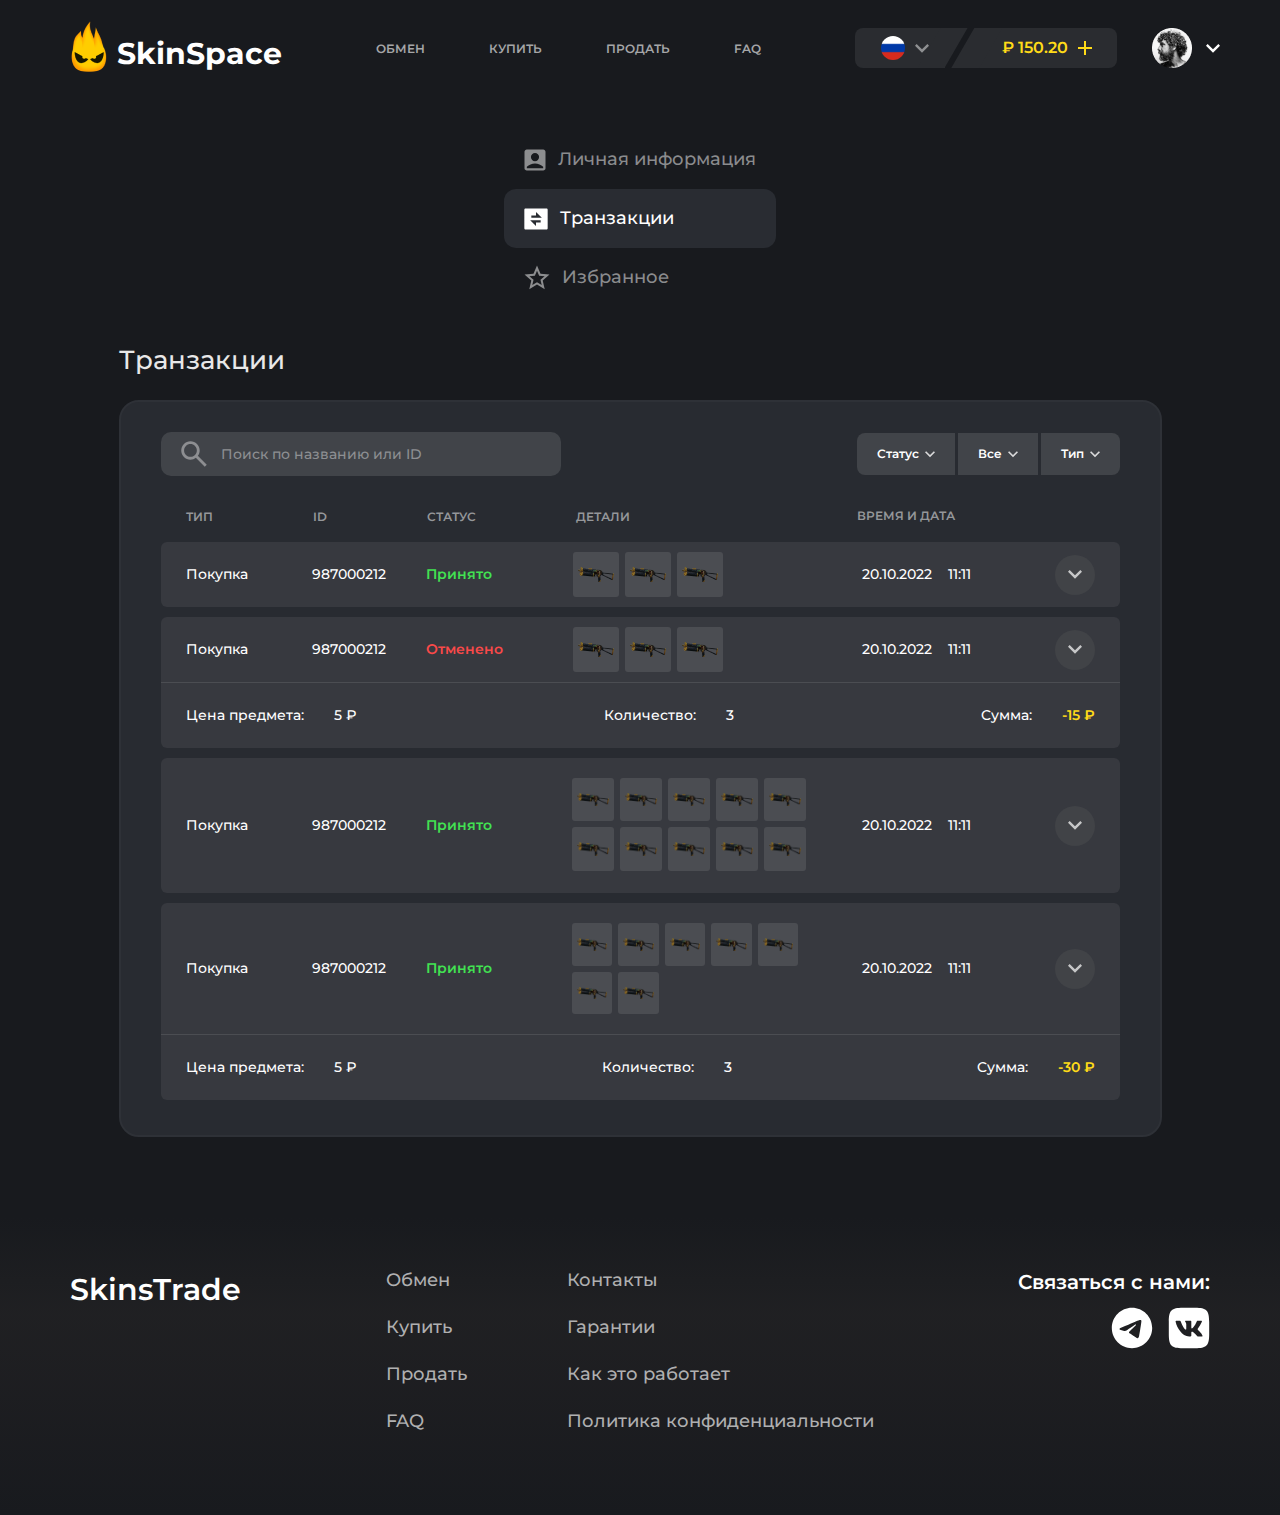
<file: transactions/index.html>
<!DOCTYPE html>
<html lang="en">
<head>
    <meta charset="UTF-8">
    <meta http-equiv="X-UA-Compatible" content="IE=edge">
    <meta name="viewport" content="width=device-width, initial-scale=1.0">
    <title>Document</title>
    <link href="output.css" rel="stylesheet">
    <link rel="stylesheet" href="css/style.css">
    <link rel="preconnect" href="https://fonts.googleapis.com">
    <link rel="preconnect" href="https://fonts.gstatic.com" crossorigin>
    <link rel="preconnect" href="https://fonts.googleapis.com">
    <link rel="preconnect" href="https://fonts.gstatic.com" crossorigin>
    <link href="https://fonts.googleapis.com/css2?family=Montserrat:wght@400;500;600;800&display=swap" rel="stylesheet">
</head>
<body class="body">

    <!-- Везжающая менюшка на мобилках -->

    <div class="dropdowm_menu">
        <img src="img/cross_dropdown.svg" class="dropdowm_menu_cross" alt="крестик">
        <ul class="dropdowm_menu_items">
            <li class="dropdowm_menu_sub_itemsWhite">Обмен</li>
            <li class="dropdowm_menu_sub_itemsLemony">Купить</li>
            <li class="dropdowm_menu_sub_itemsWhite">Продать</li>
            <li class="dropdowm_menu_sub_itemsWhite">FAQ</li>
        </ul>            
    </div>

    <!-- Везжающая менюшка на мобилках -->

    <header class="header">
        <nav class="nav">
            <div class="sub_nav">
                <div class="sub_nav_burger">
                    <img src="img/nav_burger.svg" class="sub_nav_burger_svg" alt="бургер меню">                    
                </div>
                <img src="img/fire_logo.png" class="img_logo" alt="лого">
                <h2 class="text_logo">SkinSpace</h2>
            </div>
            <div class="menu_items">
                <span class="sub_menu_items">Обмен</span>
                <span class="sub_menu_items">Купить</span>
                <span class="sub_menu_items">Продать</span>
                <span class="sub_menu_items">FAQ</span>
            </div>
            <div class="language_balance_account">
                <div class="language">
                    <img src="img/russia.svg" class="language_flag" alt="флажок России">
                    <img src="img/language_arrow.svg" class="language_arrow" alt="стрелочка">
                </div>
                <div class="balance">
                    <div class="sub_balance_desktop">
                        <span class="balance_money">₽ 150.20</span>
                        <img src="img/balance_plus.svg" class="balance_plus" alt="плюсик">  
                    </div>      
                    <div class="sub_balance_mobile">
                        <img src="img/steam_logo.svg" class="sub_balance_mobile_steamSvg" alt="стим">
                        <span class="balance_money_mobile">ВОЙТИ</span>
                    </div>                
                </div>
                <div class="account">
                    <img src="img/man.png" class="account_man" alt="Чел с шапки">
                    <img src="img/account_arrow.svg" class="account_arrow" alt="стрелочка">    
                </div>
            </div>
        </nav>

        <!-- Выпадающая менюшка шапки -->

        <div class="mini_dropdown">
            <ul>
                <li class="replenish_the_balance">
                    Пополнить баланс
                </li>
                <li class="withdraw_from_the_balance">
                    Вывести с баланса
                </li>
                <li class="personal_area">
                    Личный кабинет
                </li>
                <li class="exit">
                    Выйти
                </li>
            </ul>
        </div>

        <!-- Выпадающая менюшка шапки -->

        <!-- Выпадающий выбор языков шапки -->
        <div class="mini_dropdown_language">
            <div class="mini_dropdown_languageRu">
                <img src="img/russia.svg" class="mini_dropdown_language_miniRu" alt="ру флаг">
                <h2 class="mini_dropdown_language_text">RU</h2>
            </div>
            <div class="mini_dropdown_languageEn">
                <img src="img/english.svg" class="mini_dropdown_language_miniEn" alt="инглиш флаг">
                <h2 class="mini_dropdown_language_text">EN</h2>
            </div>
        </div>
        <!-- Выпадающий выбор языков шапки -->

        <!-- Фильтры в транзакциях -->
        <div class="filter_status">
            <ul>
                <li class="filter_statusAll">
                    Все
                </li>
                <li class="filter_status_subItems">
                    В ожидании
                </li>
                <li class="filter_status_subItems">
                    Принято
                </li>
                <li class="filter_status_subItems">
                    Отменено
                </li>
                <li class="filter_status_subItems">
                    Возмещено
                </li>
                <li class="filter_status_subItems">
                    Смешанный
                </li>
                <li class="filter_status_subItems">
                    На продаже
                </li>
                <li class="filter_status_subItems">
                    Продано
                </li>
                <li class="filter_status_subItems">
                    Снят с продажи
                </li>
            </ul>
        </div>

        <div class="filter_type">
            <ul>
                <li class="filter_typeAll">
                    Все
                </li>
                <li class="filter_type_subItems">
                    Обмен
                </li>
                <li class="filter_type_subItems">
                    Вывести
                </li>
                <li class="filter_type_subItems">
                    Покупка
                </li>
                <li class="filter_type_subItems">
                    Аукцион
                </li>
                <li class="filter_type_subItems">
                    Пополнение
                </li>
                <li class="filter_type_subItems">
                    Подписка
                </li>
                <li class="filter_type_subItems">
                    Система
                </li>
                <li class="filter_type_subItems">
                    Продажа
                </li>
            </ul>
        </div>

        <div class="filter_all">
            <ul>
                <li class="filter_firstAll">
                    Все
                </li>
                <li class="filter_allCS">
                    CS:GO
                </li>
                <li class="filter_allDota">
                    Dota 2
                </li>
            </ul>
        </div>
        <!-- Фильтры в транакциях -->

    </header>
    <main>
        <section>
            <div class="transactions_all">
                <div class="transactions_items">
                    <div class="personal_information_block">
                        <img src="img/portrait_mini.svg" class="personal_information_portraitMini" alt="человечек">
                        <span class="personal_information_text">Личная информация</span>
                    </div>
                    <div class="transactions_block">
                        <img src="img/transactions.svg" class="transactions" alt="транзакции">
                        <span class="transactions_block_text">Транзакции</span>
                    </div>
                    <div class="favorite_block">
                        <img src="img/star.svg" class="star" alt="транзакции">
                        <span class="favorite_block_text">Избранное</span>
                    </div>
                </div>
                <div class="transactions_main">
                    <h2 class="transactions_main_basicText">Транзакции</h2>
                    <div class="transactions_main_block">
                        <div class="transactions_main_block_searchfilter">
                            <div class="transactions_main_block_search">
                                <img src="img/search.svg" class="search" alt="лупа">
                                <input type="text" class="transactions_main_block_searchInput" placeholder="Поиск по названию или ID">
                            </div>
                            <div class="transactions_main_block_filter">
                                <div class="transactions_main_block_filterStatus">
                                    <span class="transactions_main_block_filter_text_desktop">Статус</span>
                                    <span class="transactions_main_block_filter_textYellow">Принято</span>
                                    <img src="img/filter_arrow.svg" class="filter_arrow" alt="стрелочка">
                                </div>
                                <div class="transactions_main_block_filterAll">
                                    <span class="transactions_main_block_filter_text">Все</span>
                                    <img src="img/filter_arrow.svg" class="filter_arrow" alt="стрелочка">
                                </div>
                                <div class="transactions_main_block_filterType">
                                    <span class="transactions_main_block_filter_text">Тип</span>
                                    <img src="img/filter_arrow.svg" class="filter_arrow" alt="стрелочка">
                                </div>
                            </div>
                        </div>
                        <div class="transactions_main_block_sorting">
                            <div class="transactions_main_block_sub_sorting">
                                <span class="transactions_main_block_sub_sortingType">Тип</span>
                                <span class="transactions_main_block_sub_sortingId">id</span>
                                <span class="transactions_main_block_sub_sortingStatus">статус</span>
                                <span class="transactions_main_block_sub_sortingDetails">детали</span>
                            </div>
                            <div class="transactions_main_block_sub_sorting_2">
                                <span class="transactions_main_block_sub_sortingId_2">id</span>
                                <span class="transactions_main_block_sub_sortingDate">время и дата</span>
                            </div>
                        </div>
                        <div class="transactions_cards">
                            <div class="transtransactions_firstCard">
                                <div class="transtransactions_sub_firstCard">
                                    <div class="transtransactions_sub_firstCard_blockStart">
                                        <span class="transtransactions_sub_firstCard_blockStart_textBuy">Покупка</span>
                                        <span class="transtransactions_sub_firstCard_blockStart_textId">987000212</span>
                                        <span class="transtransactions_sub_firstCard_blockStart_textAccepted">Принято</span>
                                        <div class="transtransactions_sub_firstCard_imgBlock">
                                            <img src="img/weapon.png" class="transtransactions_sub_firstCard_img" alt="оружие">
                                            <img src="img/weapon.png" class="transtransactions_sub_firstCard_img" alt="оружие">
                                            <img src="img/weapon.png" class="transtransactions_sub_firstCard_img" alt="оружие">
                                        </div>
                                    </div>
                                    <div class="transtransactions_sub_firstCard_blockEnd_1">
                                        <span class="transtransactions_sub_firstCard_blockEnd_textDate">20.10.2022</span>
                                        <span class="transtransactions_sub_firstCard_blockEnd_textTime">11:11</span>
                                        <div class="transtransactions_sub_firstCard_blockEnd_opener">
                                            <img src="img/arrow_card.svg" class="transtransactions_sub_firstCard_blockEnd_openerArrow" alt="стрелочка">
                                        </div>
                                    </div> 
                                </div>
                            </div>
                            <div class="transtransactions_secondCard">
                                <div class="transtransactions_sub_firstCard">
                                    <div class="transtransactions_sub_firstCard_blockStart">
                                        <span class="transtransactions_sub_firstCard_blockStart_textBuy">Покупка</span>
                                        <span class="transtransactions_sub_firstCard_blockStart_textId">987000212</span>
                                        <span class="transtransactions_sub_firstCard_blockStart_textCanceled">Отменено</span>
                                        <div class="transtransactions_sub_secondCard_imgBlock">
                                            <img src="img/weapon.png" class="transtransactions_sub_firstCard_img" alt="оружие">
                                            <img src="img/weapon.png" class="transtransactions_sub_firstCard_img" alt="оружие">
                                            <img src="img/weapon.png" class="transtransactions_sub_firstCard_img" alt="оружие">
                                        </div>
                                    </div>
                                    <div class="transtransactions_sub_secondCard_blockEnd_2">
                                        <span class="transtransactions_sub_firstCard_blockEnd_textDate">20.10.2022</span>
                                        <span class="transtransactions_sub_firstCard_blockEnd_textTime">11:11</span>
                                        <div class="transtransactions_sub_firstCard_blockEnd_opener">
                                            <img src="img/arrow_card.svg" class="transtransactions_sub_firstCard_blockEnd_openerArrow" alt="стрелочка">
                                        </div>
                                    </div> 
                                </div>
                            </div>
                            <div class="transtransactions_secondCard_opener">
                                <div class="transtransactions_sub_firstCard">
                                    <div class="transtransactions_sub_firstCard_start">
                                        <span class="transtransactions_sub_secondCard_blockStart_textPrice_mobile">Количество предметов :</span>
                                        <span class="transtransactions_sub_secondCard_blockStart_textPrice_desktop">Цена предмета:</span>
                                        <span class="transtransactions_sub_secondCard_blockStart_textPriceкRuble_desktop">5 ₽</span>
                                        <span class="transtransactions_sub_secondCard_blockStart_textPriceкRuble_mobile">3</span>
                                    </div>
                                    <div class="transtransactions_sub_firstCard_blockCenter">
                                        <span class="transtransactions_sub_secondCard_blockStart_textPrice_desktop">Количество:</span>
                                        <span class="transtransactions_sub_secondCard_blockStart_textPriceкRuble_desktop">3</span>
                                    </div> 
                                    <div class="transtransactions_sub_card_blockEnd">
                                        <span class="transtransactions_sub_secondCard_blockStart_textPrice">Cумма:</span>
                                        <span class="transtransactions_sub_secondCard_blockStart_textPriceYellow">-15 ₽</span>
                                    </div>
                                </div>
                            </div>
                            <div class="transtransactions_thirdCard">
                                <div class="transtransactions_sub_firstCard">
                                    <div class="transtransactions_sub_firstCard_blockStart">
                                        <span class="transtransactions_sub_firstCard_blockStart_textBuy">Покупка</span>
                                        <span class="transtransactions_sub_firstCard_blockStart_textId">987000212</span>
                                        <span class="transtransactions_sub_firstCard_blockStart_textAccepted">Принято</span>
                                        <div class="transtransactions_sub_thirdCard_scrollBlock">
                                            <div class="transtransactions_sub_thirdCard_imgBlock">
                                                <img src="img/weapon.png" class="transtransactions_sub_thirdCard_img_firstLine_mobile" alt="оружие">
                                                <img src="img/weapon.png" class="transtransactions_sub_thirdCard_img_firstLine_mobile" alt="оружие">
                                                <img src="img/weapon.png" class="transtransactions_sub_thirdCard_img_firstLine_mobile" alt="оружие">
                                                <img src="img/weapon.png" class="transtransactions_sub_thirdCard_img_firstLine_mobile2x" alt="оружие">
                                                <img src="img/weapon.png" class="transtransactions_sub_thirdCard_img_firstLine" alt="оружие">
                                                <img src="img/weapon.png" class="transtransactions_sub_thirdCard_img_firstLine" alt="оружие">
                                                <img src="img/weapon.png" class="transtransactions_sub_thirdCard_img_firstLine" alt="оружие">
                                                <img src="img/weapon.png" class="transtransactions_sub_thirdCard_img_firstLine" alt="оружие">
                                                <img src="img/weapon.png" class="transtransactions_sub_thirdCard_img_firstLine" alt="оружие">
                                                <img src="img/weapon.png" class="transtransactions_sub_thirdCard_img_firstLine" alt="оружие">
                                                <img src="img/weapon.png" class="transtransactions_sub_thirdCard_img_firstLine" alt="оружие">
                                                <img src="img/weapon.png" class="transtransactions_sub_thirdCard_img_firstLine" alt="оружие">
                                                <img src="img/weapon.png" class="transtransactions_sub_thirdCard_img_secondLine_mobile" alt="оружие">
                                                <img src="img/weapon.png" class="transtransactions_sub_thirdCard_img_secondLine_mobile" alt="оружие">
                                                <img src="img/weapon.png" class="transtransactions_sub_thirdCard_img_secondLine_mobile" alt="оружие">
                                                <img src="img/weapon.png" class="transtransactions_sub_thirdCard_img_secondLine_mobile" alt="оружие">
                                                <img src="img/weapon.png" class="transtransactions_sub_thirdCard_img_secondLine_mobile" alt="оружие">
                                                <img src="img/weapon.png" class="transtransactions_sub_thirdCard_img_secondLine_mobile" alt="оружие">
                                                <img src="img/weapon.png" class="transtransactions_sub_thirdCard_img_secondLine_mobile" alt="оружие">
                                                <img src="img/weapon.png" class="transtransactions_sub_thirdCard_img_secondLine_mobile" alt="оружие">
                                                <img src="img/weapon.png" class="transtransactions_sub_thirdCard_img_secondLine_mobile" alt="оружие">
                                                <img src="img/weapon.png" class="transtransactions_sub_thirdCard_img_secondLine_mobile" alt="оружие">
                                                <img src="img/weapon.png" class="transtransactions_sub_thirdCard_img_secondLine_mobile" alt="оружие">
                                                <img src="img/weapon.png" class="transtransactions_sub_thirdCard_img_secondLine_mobile" alt="оружие">
                                                <img src="img/weapon.png" class="transtransactions_sub_thirdCard_img_secondLine_mobile" alt="оружие">
                                                <img src="img/weapon.png" class="transtransactions_sub_thirdCard_img_secondLine_mobile" alt="оружие">
                                                <img src="img/weapon.png" class="transtransactions_sub_thirdCard_img_secondLine_mobile" alt="оружие">
                                                <img src="img/weapon.png" class="transtransactions_sub_thirdCard_img_secondLine_mobile2x" alt="оружие">
                                                <img src="img/weapon.png" class="transtransactions_sub_thirdCard_img_secondLine" alt="оружие">
                                                <img src="img/weapon.png" class="transtransactions_sub_thirdCard_img_secondLine" alt="оружие">
                                                <img src="img/weapon.png" class="transtransactions_sub_thirdCard_img_secondLine" alt="оружие">
                                                <img src="img/weapon.png" class="transtransactions_sub_thirdCard_img_secondLine" alt="оружие">
                                            </div>
                                            <!--<div class="scroll_bar">
                                                <div class="sub_scroll_bar"></div>
                                            </div>-->
                                        </div>
                                    </div>
                                    <div class="transtransactions_sub_secondCard_blockEnd">
                                        <span class="transtransactions_sub_firstCard_blockEnd_textDate">20.10.2022</span>
                                        <span class="transtransactions_sub_firstCard_blockEnd_textTime">11:11</span>
                                        <div class="transtransactions_sub_firstCard_blockEnd_opener">
                                            <img src="img/arrow_card.svg" class="transtransactions_sub_firstCard_blockEnd_openerArrow" alt="стрелочка">
                                        </div>
                                    </div> 
                                </div>
                            </div>
                            <div class="transtransactions_fourthCard">
                                <div class="transtransactions_sub_firstCard">
                                    <div class="transtransactions_sub_firstCard_blockStart">
                                        <span class="transtransactions_sub_firstCard_blockStart_textBuy">Покупка</span>
                                        <span class="transtransactions_sub_firstCard_blockStart_textId">987000212</span>
                                        <span class="transtransactions_sub_firstCard_blockStart_textAccepted">Принято</span>
                                        <div class="transtransactions_sub_thirdCard_imgBlock_2">
                                            <img src="img/weapon.png" class="transtransactions_sub_thirdCard_img_firstLine_mobile" alt="оружие">
                                            <img src="img/weapon.png" class="transtransactions_sub_thirdCard_img_firstLine_mobile" alt="оружие">
                                            <img src="img/weapon.png" class="transtransactions_sub_thirdCard_img_firstLine_mobile" alt="оружие">
                                            <img src="img/weapon.png" class="transtransactions_sub_thirdCard_img_firstLine_mobile" alt="оружие">
                                            <img src="img/weapon.png" class="transtransactions_sub_thirdCard_img_firstLine_mobile" alt="оружие">
                                            <img src="img/weapon.png" class="transtransactions_sub_thirdCard_img_firstLine" alt="оружие">
                                            <img src="img/weapon.png" class="transtransactions_sub_thirdCard_img_firstLine" alt="оружие">
                                            <img src="img/weapon.png" class="transtransactions_sub_thirdCard_img_firstLine" alt="оружие">
                                            <img src="img/weapon.png" class="transtransactions_sub_thirdCard_img_firstLine" alt="оружие">
                                            <img src="img/weapon.png" class="transtransactions_sub_thirdCard_img_firstLine" alt="оружие">
                                            <img src="img/weapon.png" class="transtransactions_sub_thirdCard_img_secondLine_mobile" alt="оружие">
                                            <img src="img/weapon.png" class="transtransactions_sub_thirdCard_img_secondLine_mobile" alt="оружие">
                                            <img src="img/weapon.png" class="transtransactions_sub_thirdCard_img_secondLine_mobile" alt="оружие">
                                            <img src="img/weapon.png" class="transtransactions_sub_thirdCard_img_secondLine_mobile" alt="оружие">
                                            <img src="img/weapon.png" class="transtransactions_sub_thirdCard_img_secondLine" alt="оружие">
                                            <img src="img/weapon.png" class="transtransactions_sub_thirdCard_img_secondLine" alt="оружие">
                                        </div>
                                    </div>
                                    <div class="transtransactions_sub_firstCard_blockEnd">
                                        <span class="transtransactions_sub_firstCard_blockEnd_textDate">20.10.2022</span>
                                        <span class="transtransactions_sub_firstCard_blockEnd_textTime">11:11</span>
                                        <div class="transtransactions_sub_firstCard_blockEnd_opener">
                                            <img src="img/arrow_card.svg" class="transtransactions_sub_firstCard_blockEnd_openerArrow" alt="стрелочка">
                                        </div>
                                    </div> 
                                </div>
                            </div>
                            <div class="transtransactions_fourthCard_opener">
                                <div class="transtransactions_sub_firstCard">
                                    <div class="transtransactions_sub_firstCard_start">
                                        <span class="transtransactions_sub_secondCard_blockStart_textPrice_mobile">Количество предметов :</span>
                                        <span class="transtransactions_sub_secondCard_blockStart_textPrice_desktop">Цена предмета:</span>
                                        <span class="transtransactions_sub_secondCard_blockStart_textPriceкRuble_desktop">5 ₽</span>
                                        <span class="transtransactions_sub_secondCard_blockStart_textPriceкRuble_mobile">3</span>
                                    </div>
                                    <div class="transtransactions_sub_firstCard_blockCenter">
                                        <span class="transtransactions_sub_secondCard_blockStart_textPrice_desktop">Количество:</span>
                                        <span class="transtransactions_sub_secondCard_blockStart_textPriceкRuble_desktop">3</span>
                                    </div> 
                                    <div class="transtransactions_sub_card_blockEnd">
                                        <span class="transtransactions_sub_secondCard_blockStart_textPrice">Cумма:</span>
                                        <span class="transtransactions_sub_secondCard_blockStart_textPriceYellow_desktop">-30 ₽</span>
                                        <span class="transtransactions_sub_secondCard_blockStart_textPriceYellow_mobile">-15 ₽</span>
                                    </div>
                                </div>
                            </div>
                        </div>
                    </div>
                </div>
            </div>
        </section>
    </main>
    <footer class="footer">
        <div class="sub_footer">
            <div>
                <h2 class="sub_footer_ST_text">SkinsTrade</h2>
            </div>
            <div class="contact">
                <span class="contact_span">Связаться с нами:</span>
                <div class="sub_contact">
                    <img src="img/contact_1.svg" class="sub_contact_svg_1" alt="тг">    
                    <img src="img/contact_2.svg" class="sub_contact_svg_2" alt="вк">
                </div>
            </div>
            <div class="mobile_sub_footer_items_exchange">
                <div class="mobile_sub_footer_items_exchange_1">
                    <span class="sub_footer_items_exchange_first">Обмен</span>
                    <span class="sub_footer_items_exchange">Купить</span>
                    <span class="sub_footer_items_exchange">Продать</span>
                    <span class="sub_footer_items_exchange">FAQ</span>
                </div>
                <div class="mobile_sub_footer_items_exchange_2">
                    <span class="sub_footer_items_exchange_first">Контакты</span>
                    <span class="sub_footer_items_exchange">Гарантии</span>
                    <span class="sub_footer_items_exchange">Как это работает</span>
                    <span class="sub_footer_items_exchange">Политика конфиденциальности</span>
                </div>
            </div>
        </div>
    </footer>
</body>
</html>
</file>
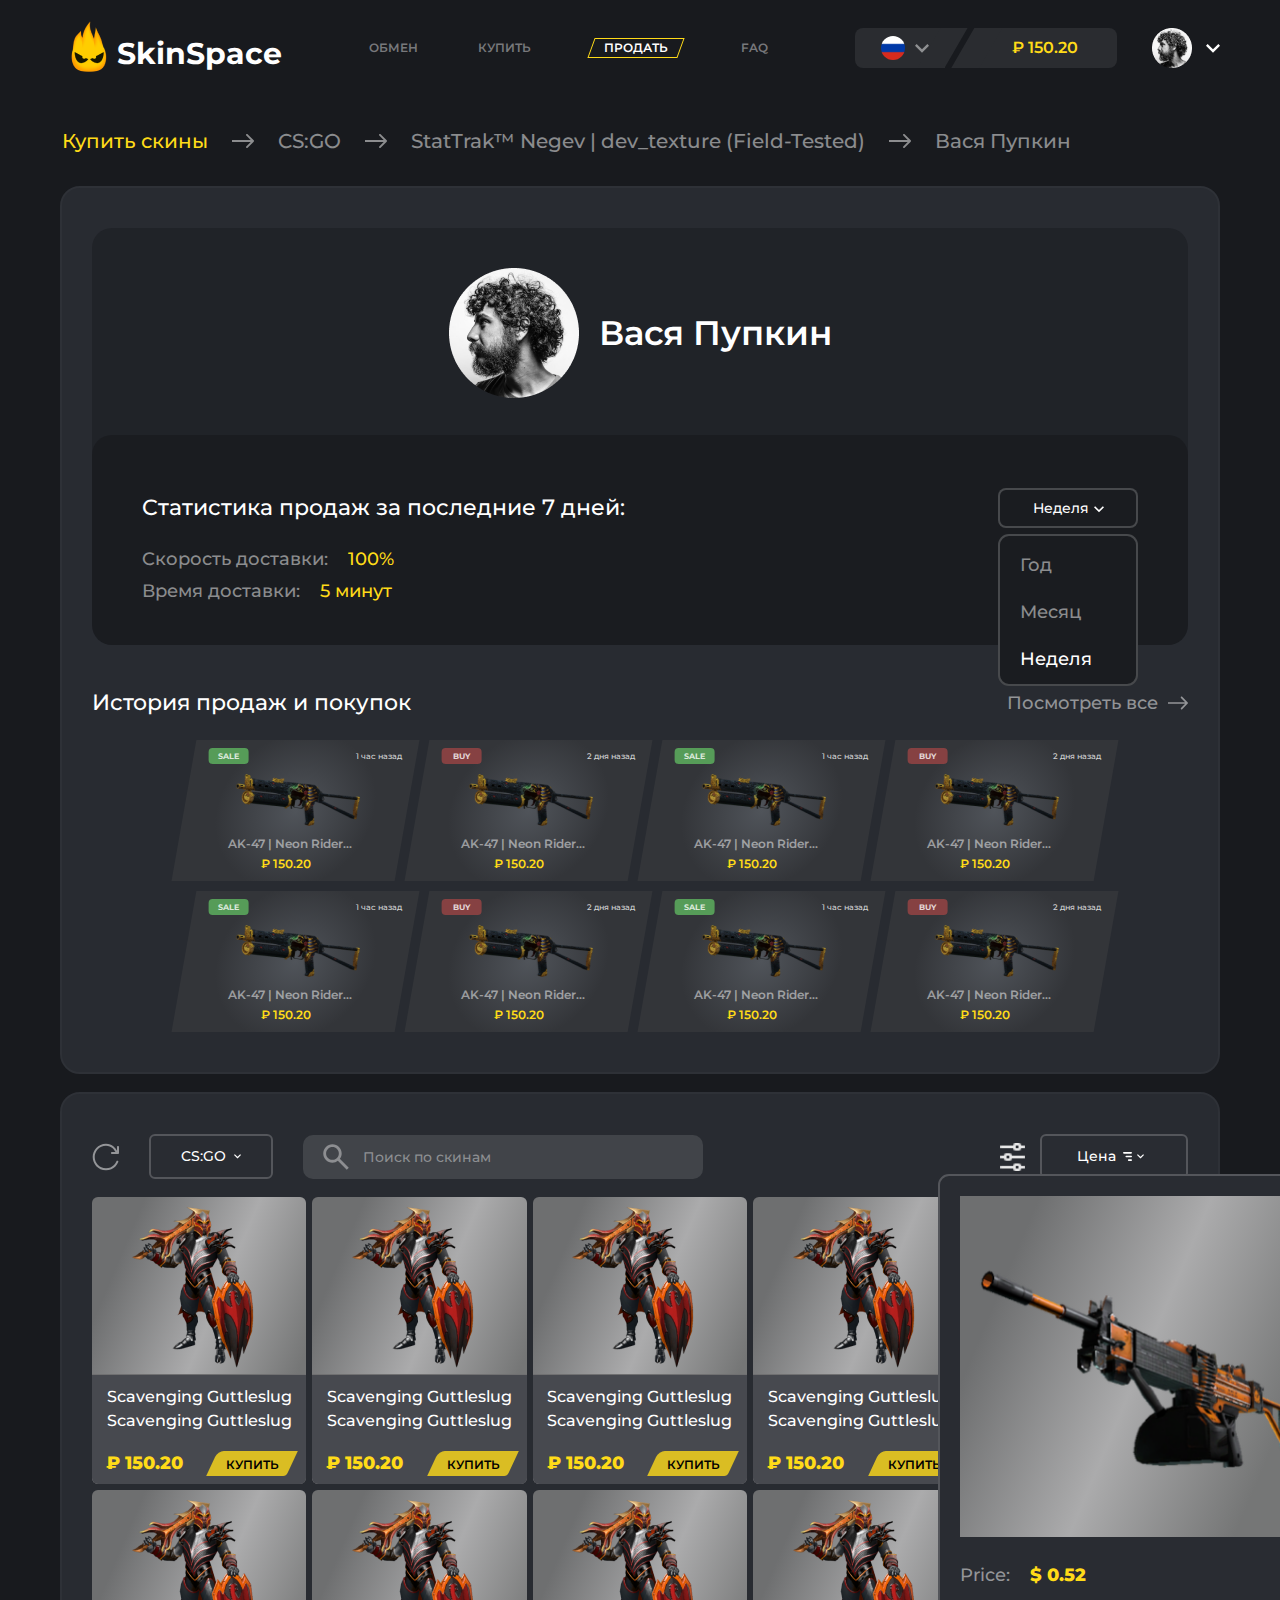
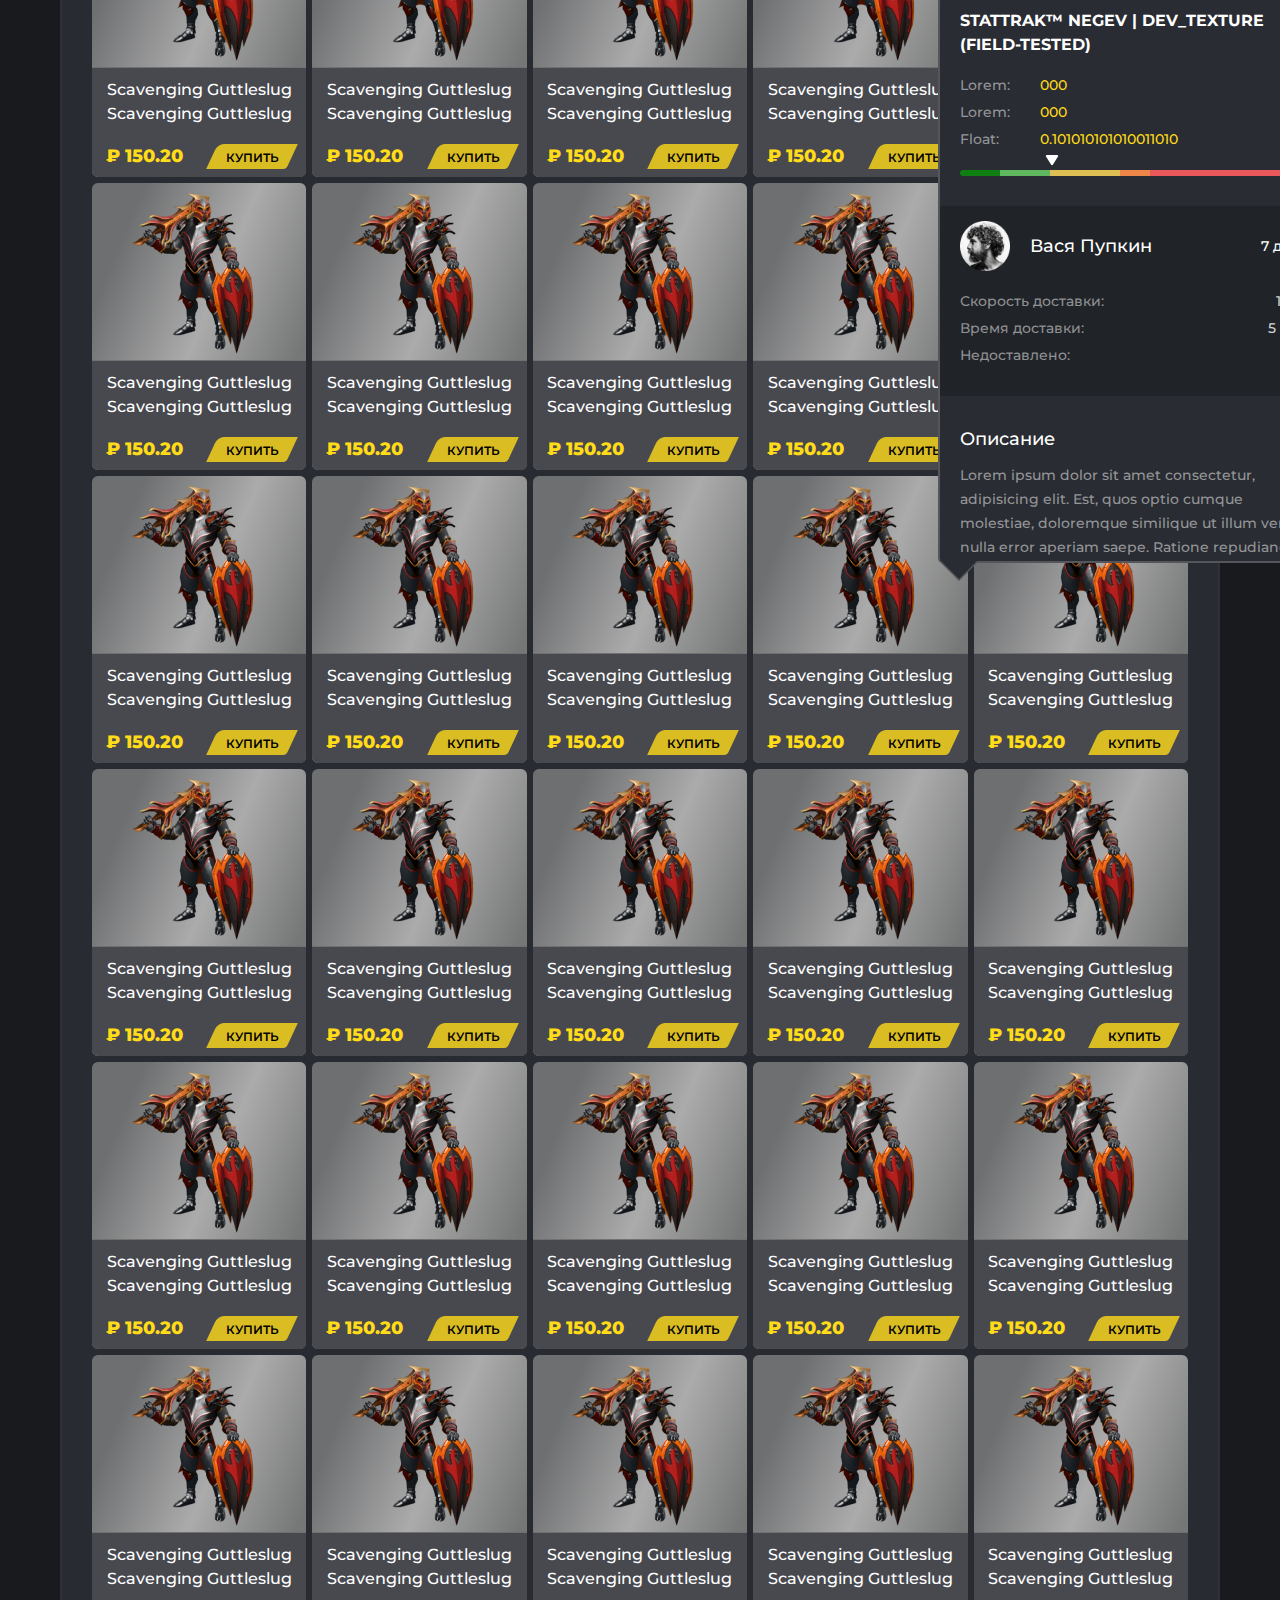
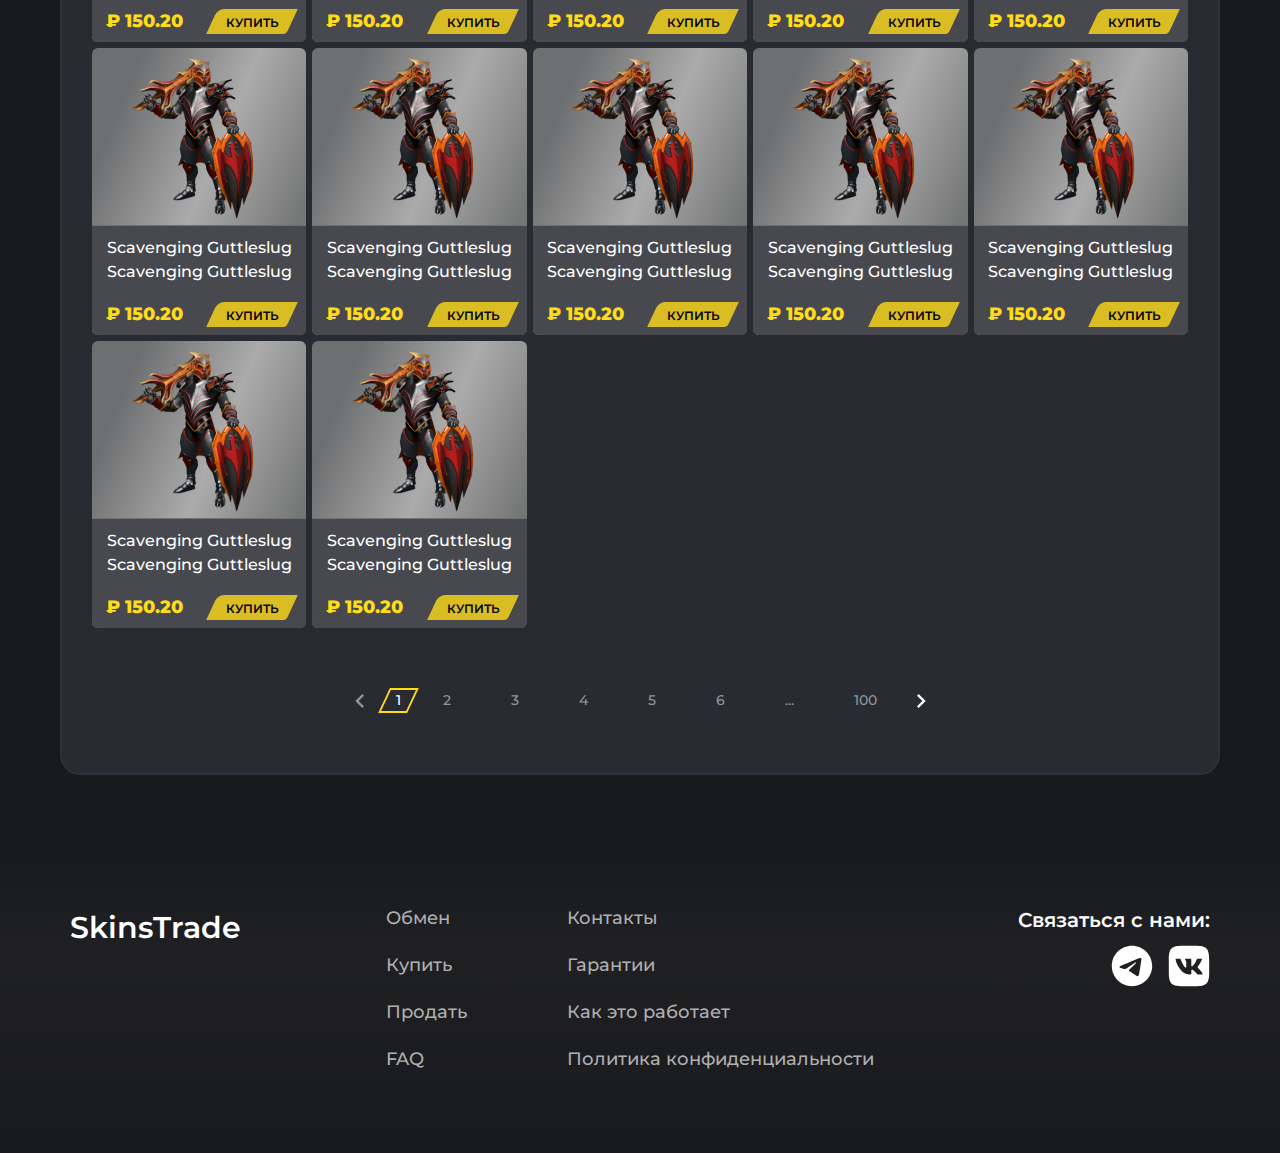
<file: user_page_CS/index.html>
<!DOCTYPE html>
<html lang="en">
<head>
    <meta charset="UTF-8">
    <meta http-equiv="X-UA-Compatible" content="IE=edge">
    <meta name="viewport" content="width=device-width, initial-scale=1.0">
    <title>Document</title>
    <link href="output.css" rel="stylesheet">
    <link rel="stylesheet" href="css/style.css">
    <link rel="preconnect" href="https://fonts.googleapis.com">
    <link rel="preconnect" href="https://fonts.gstatic.com" crossorigin>
    <link rel="preconnect" href="https://fonts.googleapis.com">
    <link rel="preconnect" href="https://fonts.gstatic.com" crossorigin>
    <link href="https://fonts.googleapis.com/css2?family=Montserrat:wght@400;500;600;800&display=swap" rel="stylesheet">
</head>
<body class="body">

    <!-- Везжающая менюшка на мобилках -->

    <div class="dropdowm_menu">
        <img src="img/cross_dropdown.svg" class="dropdowm_menu_cross" alt="крестик">
        <ul class="dropdowm_menu_items">
            <li class="dropdowm_menu_sub_itemsWhite">Обмен</li>
            <li class="dropdowm_menu_sub_itemsLemony">Купить</li>
            <li class="dropdowm_menu_sub_itemsWhite">Продать</li>
            <li class="dropdowm_menu_sub_itemsWhite">FAQ</li>
        </ul>            
    </div>

    <!-- Везжающая менюшка на мобилках -->

    <header class="header">
        <nav class="nav">
            <div class="sub_nav">
                <div class="sub_nav_burger">
                    <img src="img/nav_burger.svg" class="sub_nav_burger_svg" alt="бургер меню">                    
                </div>
                <img src="img/fire_logo.png" class="img_logo" alt="лого">
                <h2 class="text_logo">SkinSpace</h2>
            </div>
            <div class="menu_items">
                <span class="sub_menu_items">Обмен</span>
                <span class="sub_menu_items">Купить</span>
                <div class="sub_menu_items_custom">
                    <span class="sub_menu_items_customText">Продать</span>
                </div>
                <span class="sub_menu_items">FAQ</span>
            </div>
            <div class="language_balance_account">
                <div class="language">
                    <img src="img/russia.svg" class="language_flag" alt="флажок России">
                    <img src="img/language_arrow.svg" class="language_arrow" alt="стрелочка">
                </div>
                <div class="balance">
                    <div class="sub_balance_desktop">
                        <span class="balance_money">₽ 150.20</span>
                    </div>                   
                </div>
                <div class="account">
                    <img src="img/man.png" class="account_man" alt="Чел с шапки">
                    <img src="img/account_arrow.svg" class="account_arrow" alt="стрелочка">    
                </div>
            </div>
        </nav>

        <!-- Выпадающая менюшка шапки -->

        <div class="mini_dropdown">
            <ul>
                <li class="replenish_the_balance">
                    Пополнить баланс
                </li>
                <li class="withdraw_from_the_balance">
                    Вывести с баланса
                </li>
                <li class="personal_area">
                    Личный кабинет
                </li>
                <li class="exit">
                    Выйти
                </li>
            </ul>
        </div>

        <!-- Выпадающая менюшка шапки -->

        <!-- Выпадающий выбор языков шапки -->
        <div class="mini_dropdown_language">
            <div class="mini_dropdown_languageRu">
                <img src="img/russia.svg" class="mini_dropdown_language_miniRu" alt="ру флаг">
                <h2 class="mini_dropdown_language_text">RU</h2>
            </div>
            <div class="mini_dropdown_languageEn">
                <img src="img/english.svg" class="mini_dropdown_language_miniEn" alt="инглиш флаг">
                <h2 class="mini_dropdown_language_text">EN</h2>
            </div>
        </div>
        <!-- Выпадающий выбор языков шапки -->

        <!-- Фильтры в транзакциях -->
        <div class="filter_status">
            <ul>
                <li class="filter_statusAll">
                    Все
                </li>
                <li class="filter_status_subItems">
                    В ожидании
                </li>
                <li class="filter_status_subItems">
                    Принято
                </li>
                <li class="filter_status_subItems">
                    Отменено
                </li>
                <li class="filter_status_subItems">
                    Возмещено
                </li>
                <li class="filter_status_subItems">
                    Смешанный
                </li>
                <li class="filter_status_subItems">
                    На продаже
                </li>
                <li class="filter_status_subItems">
                    Продано
                </li>
                <li class="filter_status_subItems">
                    Снят с продажи
                </li>
            </ul>
        </div>

        <div class="filter_type">
            <ul>
                <li class="filter_typeAll">
                    Все
                </li>
                <li class="filter_type_subItems">
                    Обмен
                </li>
                <li class="filter_type_subItems">
                    Вывести
                </li>
                <li class="filter_type_subItems">
                    Покупка
                </li>
                <li class="filter_type_subItems">
                    Аукцион
                </li>
                <li class="filter_type_subItems">
                    Пополнение
                </li>
                <li class="filter_type_subItems">
                    Подписка
                </li>
                <li class="filter_type_subItems">
                    Система
                </li>
                <li class="filter_type_subItems">
                    Продажа
                </li>
            </ul>
        </div>

        <div class="filter_all">
            <ul>
                <li class="filter_firstAll">
                    Все
                </li>
                <li class="filter_allCS">
                    CS:GO
                </li>
                <li class="filter_allDota">
                    Dota 2
                </li>
            </ul>
        </div>
        <!-- Фильтры в транакциях -->
    </header>

    <!-- Фильтр: Популярность. Мобильная версия -->
    <div class="filter_popularity_mobile">
        <span class="filter_popularity_mobile_textWhite">Популярность</span>
        <div class="filter_popularity_mobile_textBlock">
            <span class="filter_popularity_mobile_text">Цена</span>
            <img src="img/ladder_top.svg" class="ladder_top_mobile" alt="лесенка">
        </div>
        <div class="filter_popularity_mobile_textBlock">
            <span class="filter_popularity_mobile_text">Цена</span>
            <img src="img/ladder_bottom.svg" class="ladder_bottom_mobile" alt="лесенка">
        </div>
        <span class="filter_popularity_mobile_text">Сначала новые</span>
        <span class="filter_popularity_mobile_text">Сначала старые</span>
        <div class="filter_popularity_mobile_textBlock">
            <span class="filter_popularity_mobile_text">Float</span>
            <img src="img/ladder_top.svg" class="ladder_top_mobile" alt="лесенка">
        </div>
        <div class="filter_popularity_mobile_textBlock">
            <span class="filter_popularity_mobile_text">Float</span>
            <img src="img/ladder_bottom.svg" class="ladder_bottom_mobile" alt="лесенка">
        </div>
        <img src="img/cross_popUp.svg" class="cross_popUp" alt="крестик">
    </div>
    <!-- Фильтр: Популярность. Мобильная версия -->

    <!-- Фильтры. Мобильная версия -->
    <div class="transactions_main_filterBlock_mobile">
        <div class="transactions_main_filterBlock_mobile_mainText_block">
            <h2 class="transactions_main_filterBlock_mainText_mobile">Фильтры</h2>
            <img src="img/cross_popUp.svg" class="cross_popUp_filter" alt="крестик">
        </div>
        <div class="transactions_main_sub_filterBlock">
            <span class="transactions_main_sub_filterBlock_priceText">Price</span>
            <hr class="transactions_main_sub_filterBlock_line">
        </div>
        <div class="transactions_main_sub_filterBlock_minMax_block">
            <div class="transactions_main_sub_filterBlock_min_block_mobile">
                <span class="transactions_main_sub_filterBlock_min_blockText">Min</span>
            </div>
            <hr class="transactions_main_sub_filterBlock_minMax_priceLine">
            <div class="transactions_main_sub_filterBlock_max_block_mobile">
                <span class="transactions_main_sub_filterBlock_max_blockText">Max</span>
            </div>
        </div>
        <div class="transactions_main_sub_filterBlock_customSlider">
            <div class="transactions_main_sub_filterBlock_sub_customSlider_circle"></div><div class="transactions_main_sub_filterBlock_sub_customSlider"></div><div class="transactions_main_sub_filterBlock_sub_customSlider_circle"></div>
        </div>
        <div class="transactions_main_sub_filterBlock_similarFilters">
            <div class="transactions_main_sub_filterBlock_sub_similarFilters">
                <span class="transactions_main_sub_filterBlock_similarFilters_mainText">Quality</span>
                <hr class="transactions_main_sub_filterBlock_line">
            </div>
            <div class="transactions_main_sub_filterBlock_similarFilters_kindOfInput_mobile">
                <span class="transactions_main_sub_filterBlock_similarFilters_kindOfInput_text">All</span>
                <img src="img/arrow.svg" class="arrow" alt="стрелочка">
            </div>
        </div>
        <div class="transactions_main_sub_filterBlock_similarFilters">
            <div class="transactions_main_sub_filterBlock_sub_similarFilters">
                <span class="transactions_main_sub_filterBlock_similarFilters_mainText">Agent quality</span>
                <hr class="transactions_main_sub_filterBlock_line">
            </div>
            <div class="transactions_main_sub_filterBlock_similarFilters_kindOfInput_mobile">
                <span class="transactions_main_sub_filterBlock_similarFilters_kindOfInput_text">All</span>
                <img src="img/arrow.svg" class="arrow" alt="стрелочка">
            </div>
        </div>
        <div class="transactions_main_sub_filterBlock_similarFilters">
            <div class="transactions_main_sub_filterBlock_sub_similarFilters">
                <span class="transactions_main_sub_filterBlock_similarFilters_mainText">Category</span>
                <hr class="transactions_main_sub_filterBlock_line">
            </div>
            <div class="transactions_main_sub_filterBlock_similarFilters_kindOfInput_mobile">
                <span class="transactions_main_sub_filterBlock_similarFilters_kindOfInput_text">All</span>
                <img src="img/arrow.svg" class="arrow" alt="стрелочка">
            </div>
        </div>
        <div class="transactions_main_sub_filterBlock_similarFilters">
            <div class="transactions_main_sub_filterBlock_sub_similarFilters">
                <span class="transactions_main_sub_filterBlock_similarFilters_mainText">Exterior</span>
                <hr class="transactions_main_sub_filterBlock_line">
            </div>
            <div class="transactions_main_sub_filterBlock_similarFilters_kindOfInput_mobile">
                <span class="transactions_main_sub_filterBlock_similarFilters_kindOfInput_text">All</span>
                <img src="img/arrow_bottom.svg" class="arrow" alt="стрелочка">
            </div>
        </div>
        <div class="transactions_main_sub_filterBlock_addFilter_mobile">
            <ul>
                <li class="transactions_main_sub_filterBlock_addFilter_itemWhite">All</li>
                <li class="transactions_main_sub_filterBlock_addFilter_item">Coverd</li>
                <li class="transactions_main_sub_filterBlock_addFilter_item">Classified</li>
                <li class="transactions_main_sub_filterBlock_addFilter_item">Contraband</li>
                <li class="transactions_main_sub_filterBlock_addFilter_item">All</li>
                <li class="transactions_main_sub_filterBlock_addFilter_item">All</li>
                <li class="transactions_main_sub_filterBlock_addFilter_item">All</li>
                <li class="transactions_main_sub_filterBlock_addFilter_itemLast">All</li>
            </ul>
        </div>
        <div class="transactions_main_sub_filterBlock_knifeBlock_mobile">
            <div class="transactions_main_sub_filterBlock_add_knifeBlock">
                <div class="transactions_main_sub_filterBlock_sub_knifeBlock">
                    <img src="img/knife.png" class="knife" alt="ножик">
                    <span class="transactions_main_sub_filterBlock_sub_knifeBlock_mainText">Knife</span>
                </div>
                <img src="img/arrow_bottom.svg" class="arrow" alt="стрелочка">
            </div>
            <div class="transactions_main_sub_filterBlock_knifeBlock_cards_mobile">
                <div class="transactions_main_sub_filterBlock_knifeBlock_frstCard_mobile">
                    <span class="transactions_main_sub_filterBlock_knifeBlock_frstCard_text">
                        Bowie
                        knife
                    </span>
                </div>
                <div class="transactions_main_sub_filterBlock_knifeBlock_card_mobile">
                    <span class="transactions_main_sub_filterBlock_knifeBlock_card_text">
                        Butterfly 
                        knife
                    </span>
                </div>
                <div class="transactions_main_sub_filterBlock_knifeBlock_card_mobile">
                    <span class="transactions_main_sub_filterBlock_knifeBlock_card_text">
                        Shadow
                        daggers
                    </span>
                </div>
                <div class="transactions_main_sub_filterBlock_knifeBlock_card_mobile">
                    <span class="transactions_main_sub_filterBlock_knifeBlock_card_text">
                        Shadow
                        daggers
                    </span>
                </div>
                <div class="transactions_main_sub_filterBlock_knifeBlock_card_mobile">
                    <span class="transactions_main_sub_filterBlock_knifeBlock_card_text">
                        Butterfly 
                        knife
                    </span>
                </div>
                <div class="transactions_main_sub_filterBlock_knifeBlock_card_mobile">
                    <span class="transactions_main_sub_filterBlock_knifeBlock_card_text">
                        Butterfly 
                        knife
                    </span>
                </div>
                <div class="transactions_main_sub_filterBlock_knifeBlock_card_mobile">
                    <span class="transactions_main_sub_filterBlock_knifeBlock_card_text">
                        Butterfly 
                        knife
                    </span>
                </div>
                <div class="transactions_main_sub_filterBlock_knifeBlock_card_mobile">
                    <span class="transactions_main_sub_filterBlock_knifeBlock_card_text">
                        Butterfly 
                        knife
                    </span>
                </div>
                <div class="transactions_main_sub_filterBlock_knifeBlock_card_mobile">
                    <span class="transactions_main_sub_filterBlock_knifeBlock_card_text">
                        Shadow
                        daggers
                    </span>
                </div>
                <div class="transactions_main_sub_filterBlock_knifeBlock_card_mobile">
                    <span class="transactions_main_sub_filterBlock_knifeBlock_card_text">
                        Bowie
                        knife
                    </span>
                </div>
                <div class="transactions_main_sub_filterBlock_knifeBlock_card_mobile">
                    <span class="transactions_main_sub_filterBlock_knifeBlock_card_text">
                        Bowie
                        knife
                    </span>
                </div>
                <div class="transactions_main_sub_filterBlock_knifeBlock_card_mobile">
                    <span class="transactions_main_sub_filterBlock_knifeBlock_card_text">
                        Bowie
                        knife
                    </span>
                </div>
                <div class="transactions_main_sub_filterBlock_knifeBlock_card_mobile">
                    <span class="transactions_main_sub_filterBlock_knifeBlock_card_text">
                        Bowie
                        knife
                    </span>
                </div>
                <div class="transactions_main_sub_filterBlock_knifeBlock_card_mobile">
                    <span class="transactions_main_sub_filterBlock_knifeBlock_card_text">
                        Butterfly 
                        knife
                    </span>
                </div>
                <div class="transactions_main_sub_filterBlock_knifeBlock_card_mobile">
                    <span class="transactions_main_sub_filterBlock_knifeBlock_card_text">
                        Butterfly 
                        knife
                    </span>
                </div>
            </div>
        </div>
        <div>
            <div class="transactions_main_sub_filterBlock_gunCard_mobile">
                <div class="transactions_main_sub_filterBlock_sub_gunCard">
                    <img src="img/pistol.png" class="gun" alt="оружие">
                    <span class="transactions_main_sub_filterBlock_sub_gunCard_mainText">Pistols</span>
                </div>
                <img src="img/arrow.svg" class="arrow" alt="стрелчка">
            </div>
            <div class="transactions_main_sub_filterBlock_gunCard_mobile">
                <div class="transactions_main_sub_filterBlock_sub_gunCard">
                    <img src="img/rifle.png" class="gun" alt="оружие">
                    <span class="transactions_main_sub_filterBlock_sub_gunCard_mainText">Rifles</span>
                </div>
                <img src="img/arrow.svg" class="arrow" alt="стрелчка">
            </div>
            <div class="transactions_main_sub_filterBlock_gunCard_mobile">
                <div class="transactions_main_sub_filterBlock_sub_gunCard">
                    <img src="img/smg.png" class="gun" alt="оружие">
                    <span class="transactions_main_sub_filterBlock_sub_gunCard_mainText">SMGs</span>
                </div>
                <img src="img/arrow.svg" class="arrow" alt="стрелчка">
            </div>
            <div class="transactions_main_sub_filterBlock_gunCard_mobile">
                <div class="transactions_main_sub_filterBlock_sub_gunCard">
                    <img src="img/shotgun.png" class="gun" alt="оружие">
                    <span class="transactions_main_sub_filterBlock_sub_gunCard_mainText">Shotguns</span>
                </div>
                <img src="img/arrow.svg" class="arrow" alt="стрелчка">
            </div>
            <div class="transactions_main_sub_filterBlock_gunCard_mobile">
                <div class="transactions_main_sub_filterBlock_sub_gunCard">
                    <img src="img/machine_gun.png" class="gun" alt="оружие">
                    <span class="transactions_main_sub_filterBlock_sub_gunCard_mainText">Machineguns</span>
                </div>
                <img src="img/arrow.svg" class="arrow" alt="стрелчка">
            </div>
            <div class="transactions_main_sub_filterBlock_gunCard_mobile">
                <div class="transactions_main_sub_filterBlock_sub_gunCard">
                    <img src="img/gloves.png" class="gun" alt="оружие">
                    <span class="transactions_main_sub_filterBlock_sub_gunCard_mainText">Gloves</span>
                </div>
                <img src="img/arrow.svg" class="arrow" alt="стрелчка">
            </div>
            <div class="transactions_main_sub_filterBlock_gunCard_mobile">
                <div class="transactions_main_sub_filterBlock_sub_gunCard">
                    <img src="img/sticker.png" class="gun" alt="оружие">
                    <span class="transactions_main_sub_filterBlock_sub_gunCard_mainText">Stickers</span>
                </div>
                <img src="img/arrow.svg" class="arrow" alt="стрелчка">
            </div>
            <div class="transactions_main_sub_filterBlock_gunCard_mobile">
                <div class="transactions_main_sub_filterBlock_sub_gunCard">
                    <img src="img/agent.png" class="gun" alt="оружие">
                    <span class="transactions_main_sub_filterBlock_sub_gunCard_mainText">Agent</span>
                </div>
                <img src="img/arrow.svg" class="arrow" alt="стрелчка">
            </div>
            <div class="transactions_main_sub_filterBlock_gunCard_mobile">
                <div class="transactions_main_sub_filterBlock_sub_gunCard">
                    <img src="img/other.png" class="gun" alt="оружие">
                    <span class="transactions_main_sub_filterBlock_sub_gunCard_mainText">Others</span>
                </div>
                <img src="img/arrow.svg" class="arrow" alt="стрелчка">
            </div>
        </div>
        <div class="transactions_main_sub_filterBlock_customButtons">
            <div class="transactions_main_sub_filterBlock_customButton_frstMobile">
                <a href="#" class="transactions_main_sub_filterBlock_button_frst">применить</a>
            </div>
            <div class="transactions_main_sub_filterBlock_customButton_scndMobile">
                <a href="#" class="transactions_main_sub_filterBlock_button_scnd">сбросить</a>
            </div>
        </div>
    </div>
    <!-- Фильтры. Мобильная версия -->

    <main>
        <section>
            <div class="pagintaion_userPage">
                <h2 class="pagintaion_userPage_textActive">
                    Купить скины
                </h2>
                <img src="img/right_arrow.svg" class="right_arrow" alt="стрелка">
                <h2 class="pagintaion_userPage_text">
                    CS:GO
                </h2>
                <img src="img/right_arrow.svg" class="right_arrow" alt="стрелка">
                <h2 class="pagintaion_userPage_text">
                    StatTrak™ Negev | dev_texture (Field-Tested)
                </h2>
                <img src="img/right_arrow.svg" class="right_arrow" alt="стрелка">
                <h2 class="pagintaion_userPage_text">
                    Вася Пупкин
                </h2>
            </div>
            <div class="pagintaion_userPage_mobile">
                <h2 class="pagintaion_userPage_text">
                    ...
                </h2>
                <img src="img/right_arrow.svg" class="right_arrow" alt="стрелка">
                <h2 class="pagintaion_userPage_text_mobile">
                    CS:GO
                </h2>
                <img src="img/right_arrow.svg" class="right_arrow" alt="стрелка">
                <h2 class="pagintaion_userPage_text_mobile">
                    StatTrak™ Negev | dev_texture (Field-Tested)
                </h2>
                <img src="img/right_arrow.svg" class="right_arrow" alt="стрелка">
                <h2 class="pagintaion_userPage_textLast">
                    Вася Пупкин
                </h2>
            </div>
            <div class="userProfile">
                <div class="userProfile_body">
                    <div class="userProfile_body_leftBlock">
                        <img src="img/obivan_kenobi.png" class="obivan_kenobi" alt="чел">
                        <h1 class="userProfile_body_leftBlock_mainText">Вася Пупкин</h1>
                    </div>
                    <div class="userProfile_rightBlock">
                        <div class="userProfile_rightBlock_headerPart">
                            <div class="userProfile_rightBlock_headerPart_leftBlock">
                                <div class="userProfile_rightBlock_headerPart_sub_leftBlock">
                                    <h2 class="userProfile_rightBlock_headerPart_leftBlock_mainText">
                                        Cтатистика продаж за последние 7 дней:
                                    </h2>
                                    <h2 class="userProfile_rightBlock_headerPart_leftBlock_mainText_mobile">
                                        Статистика продаж ( за 7 дн.):
                                    </h2>
                                    <div class="userProfile_rightBlock_headerPart_filter">
                                        <div class="userProfile_rightBlock_headerPart_sub_filter">
                                            <span class="userProfile_rightBlock_headerPart_filter_text">Неделя</span>
                                            <span class="userProfile_rightBlock_headerPart_filter_text_mobile">7 дней</span>
                                            <img src="img/arrow_filter.svg" class="userProfile_arrow_filter" alt="стрелочка">
                                        </div>
                                        <div class="userProfile_rightBlock_headerPart_menuFilter">
                                            <span class="userProfile_rightBlock_headerPart_menuFilter_frstText">Год</span>
                                            <span class="userProfile_rightBlock_headerPart_menuFilter_scndText">Месяц</span>
                                            <span class="userProfile_rightBlock_headerPart_menuFilter_textActive">Неделя</span>
                                        </div>
                                    </div>
                                </div>
                                <div class="userProfile_rightBlock_headerPart_leftBlock_speed">
                                    <span class="userProfile_rightBlock_headerPart_leftBlock_textWhite">
                                        Cкорость доставки:
                                    </span>
                                    <span class="userProfile_rightBlock_headerPart_leftBlock_textYellow">
                                        100%
                                    </span>
                                </div>
                                <div class="userProfile_rightBlock_headerPart_leftBlock_time">
                                    <span class="userProfile_rightBlock_headerPart_leftBlock_textWhite">
                                        Время доставки:
                                    </span>
                                    <span class="userProfile_rightBlock_headerPart_leftBlock_textYellow">
                                        5 минут
                                    </span>
                                </div>
                            </div>
                        </div>
                    </div>
                </div>
                <div class="userProfile_history">
                    <span class="userProfile_history_textLeft">
                        История продаж и покупок
                    </span>
                    <div class="userProfile_history_rightBlock">
                        <a href="#" class="userProfile_history_rightBlock_text">Посмотреть все</a>
                        <img src="img/right_arrow.svg" class="userProfile_history_rightBlock_rightArrow" alt="стрелочка">
                    </div>
                </div>
                <div class="userProfile_item">
                    <div class="userProfile_soloItem_mobile">
                        <div class="userProfile_soloItem_sale_time">
                            <div class="userProfile_soloItem_sale">
                                <span class="userProfile_soloItem_sale_text">
                                    sale
                                </span>
                            </div>
                            <span class="userProfile_soloItem_time">
                                1 час назад
                            </span>
                        </div>
                        <img src="img/bizon_cs.png" class="bizon_cs" alt="бизон">
                        <h3 class="userProfile_soloItem_nameText">
                            AK-47 | Neon Rider...
                        </h3>
                        <span class="userProfile_soloItem_priceText">
                            ₽ 150.20
                        </span>
                    </div>
                </div>
                <div class="userProfile_items">
                    <div class="userProfile_soloItem">
                        <div class="userProfile_soloItem_sale_time">
                            <div class="userProfile_soloItem_sale">
                                <span class="userProfile_soloItem_sale_text">
                                    sale
                                </span>
                            </div>
                            <span class="userProfile_soloItem_time">
                                1 час назад
                            </span>
                        </div>
                        <img src="img/bizon_cs.png" class="bizon_cs" alt="бизон">
                        <h3 class="userProfile_soloItem_nameText">
                            AK-47 | Neon Rider...
                        </h3>
                        <span class="userProfile_soloItem_priceText">
                            ₽ 150.20
                        </span>
                    </div>
                    <div class="userProfile_soloItem">
                        <div class="userProfile_soloItem_buy_time">
                            <div class="userProfile_soloItem_buy">
                                <span class="userProfile_soloItem_buy_text">
                                    buy
                                </span>
                            </div>
                            <span class="userProfile_soloItem_time">
                                2 дня назад
                            </span>
                        </div>
                        <img src="img/bizon_cs.png" class="bizon_cs" alt="бизон">
                        <h3 class="userProfile_soloItem_nameText">
                            AK-47 | Neon Rider...
                        </h3>
                        <span class="userProfile_soloItem_priceText">
                            ₽ 150.20
                        </span>
                    </div>
                    <div class="userProfile_soloItem">
                        <div class="userProfile_soloItem_sale_time">
                            <div class="userProfile_soloItem_sale">
                                <span class="userProfile_soloItem_sale_text">
                                    sale
                                </span>
                            </div>
                            <span class="userProfile_soloItem_time">
                                1 час назад
                            </span>
                        </div>
                        <img src="img/bizon_cs.png" class="bizon_cs" alt="бизон">
                        <h3 class="userProfile_soloItem_nameText">
                            AK-47 | Neon Rider...
                        </h3>
                        <span class="userProfile_soloItem_priceText">
                            ₽ 150.20
                        </span>
                    </div>
                    <div class="userProfile_soloItem">
                        <div class="userProfile_soloItem_buy_time">
                            <div class="userProfile_soloItem_buy">
                                <span class="userProfile_soloItem_buy_text">
                                    buy
                                </span>
                            </div>
                            <span class="userProfile_soloItem_time">
                                2 дня назад
                            </span>
                        </div>
                        <img src="img/bizon_cs.png" class="bizon_cs" alt="бизон">
                        <h3 class="userProfile_soloItem_nameText">
                            AK-47 | Neon Rider...
                        </h3>
                        <span class="userProfile_soloItem_priceText">
                            ₽ 150.20
                        </span>
                    </div>
                    <div class="userProfile_soloItem">
                        <div class="userProfile_soloItem_sale_time">
                            <div class="userProfile_soloItem_sale">
                                <span class="userProfile_soloItem_sale_text">
                                    sale
                                </span>
                            </div>
                            <span class="userProfile_soloItem_time">
                                1 час назад
                            </span>
                        </div>
                        <img src="img/bizon_cs.png" class="bizon_cs" alt="бизон">
                        <h3 class="userProfile_soloItem_nameText">
                            AK-47 | Neon Rider...
                        </h3>
                        <span class="userProfile_soloItem_priceText">
                            ₽ 150.20
                        </span>
                    </div>
                    <div class="userProfile_soloItem">
                        <div class="userProfile_soloItem_buy_time">
                            <div class="userProfile_soloItem_buy">
                                <span class="userProfile_soloItem_buy_text">
                                    buy
                                </span>
                            </div>
                            <span class="userProfile_soloItem_time">
                                2 дня назад
                            </span>
                        </div>
                        <img src="img/bizon_cs.png" class="bizon_cs" alt="бизон">
                        <h3 class="userProfile_soloItem_nameText">
                            AK-47 | Neon Rider...
                        </h3>
                        <span class="userProfile_soloItem_priceText">
                            ₽ 150.20
                        </span>
                    </div>
                    <div class="userProfile_soloItem">
                        <div class="userProfile_soloItem_sale_time">
                            <div class="userProfile_soloItem_sale">
                                <span class="userProfile_soloItem_sale_text">
                                    sale
                                </span>
                            </div>
                            <span class="userProfile_soloItem_time">
                                1 час назад
                            </span>
                        </div>
                        <img src="img/bizon_cs.png" class="bizon_cs" alt="бизон">
                        <h3 class="userProfile_soloItem_nameText">
                            AK-47 | Neon Rider...
                        </h3>
                        <span class="userProfile_soloItem_priceText">
                            ₽ 150.20
                        </span>
                    </div>
                    <div class="userProfile_soloItem">
                        <div class="userProfile_soloItem_buy_time">
                            <div class="userProfile_soloItem_buy">
                                <span class="userProfile_soloItem_buy_text">
                                    buy
                                </span>
                            </div>
                            <span class="userProfile_soloItem_time">
                                2 дня назад
                            </span>
                        </div>
                        <img src="img/bizon_cs.png" class="bizon_cs" alt="бизон">
                        <h3 class="userProfile_soloItem_nameText">
                            AK-47 | Neon Rider...
                        </h3>
                        <span class="userProfile_soloItem_priceText">
                            ₽ 150.20
                        </span>
                    </div>
                </div>
            </div>
            <div class="transactions_all">
                <div class="transactions_main">
                    <div class="transactions_main_filterBlock">
                        <h2 class="transactions_main_filterBlock_sellText">
                            Скины в продаже
                        </h2>
                        <h2 class="transactions_main_filterBlock_mainText">Фильтры</h2>
                        <div class="transactions_main_sub_filterBlock">
                            <span class="transactions_main_sub_filterBlock_priceText">Price</span>
                            <hr class="transactions_main_sub_filterBlock_line">
                        </div>
                        <div class="transactions_main_sub_filterBlock_minMax_block">
                            <div class="transactions_main_sub_filterBlock_min_block">
                                <span class="transactions_main_sub_filterBlock_min_blockText">Min</span>
                            </div>
                            <hr class="transactions_main_sub_filterBlock_minMax_priceLine">
                            <div class="transactions_main_sub_filterBlock_max_block">
                                <span class="transactions_main_sub_filterBlock_max_blockText">Max</span>
                            </div>
                        </div>
                        <div class="transactions_main_sub_filterBlock_customSlider">
                            <div class="transactions_main_sub_filterBlock_sub_customSlider_circle"></div><div class="transactions_main_sub_filterBlock_sub_customSlider"></div><div class="transactions_main_sub_filterBlock_sub_customSlider_circle"></div>
                        </div>
                        <div class="transactions_main_sub_filterBlock_similarFilters">
                            <div class="transactions_main_sub_filterBlock_sub_similarFilters">
                                <span class="transactions_main_sub_filterBlock_similarFilters_mainText">Quality</span>
                                <hr class="transactions_main_sub_filterBlock_line">
                            </div>
                            <div class="transactions_main_sub_filterBlock_similarFilters_kindOfInput">
                                <span class="transactions_main_sub_filterBlock_similarFilters_kindOfInput_text">All</span>
                                <img src="img/arrow.svg" class="arrow" alt="стрелочка">
                            </div>
                        </div>
                        <div class="transactions_main_sub_filterBlock_similarFilters">
                            <div class="transactions_main_sub_filterBlock_sub_similarFilters">
                                <span class="transactions_main_sub_filterBlock_similarFilters_mainText">Agent quality</span>
                                <hr class="transactions_main_sub_filterBlock_line">
                            </div>
                            <div class="transactions_main_sub_filterBlock_similarFilters_kindOfInput">
                                <span class="transactions_main_sub_filterBlock_similarFilters_kindOfInput_text">All</span>
                                <img src="img/arrow.svg" class="arrow" alt="стрелочка">
                            </div>
                        </div>
                        <div class="transactions_main_sub_filterBlock_similarFilters">
                            <div class="transactions_main_sub_filterBlock_sub_similarFilters">
                                <span class="transactions_main_sub_filterBlock_similarFilters_mainText">Category</span>
                                <hr class="transactions_main_sub_filterBlock_line">
                            </div>
                            <div class="transactions_main_sub_filterBlock_similarFilters_kindOfInput">
                                <span class="transactions_main_sub_filterBlock_similarFilters_kindOfInput_text">All</span>
                                <img src="img/arrow.svg" class="arrow" alt="стрелочка">
                            </div>
                        </div>
                        <div class="transactions_main_sub_filterBlock_similarFilters">
                            <div class="transactions_main_sub_filterBlock_sub_similarFilters">
                                <span class="transactions_main_sub_filterBlock_similarFilters_mainText">Exterior</span>
                                <hr class="transactions_main_sub_filterBlock_line">
                            </div>
                            <div class="transactions_main_sub_filterBlock_similarFilters_kindOfInput">
                                <span class="transactions_main_sub_filterBlock_similarFilters_kindOfInput_text">All</span>
                                <img src="img/arrow_bottom.svg" class="arrow" alt="стрелочка">
                            </div>
                        </div>
                        <div class="transactions_main_sub_filterBlock_addFilter">
                            <ul>
                                <li class="transactions_main_sub_filterBlock_addFilter_itemWhite">All</li>
                                <li class="transactions_main_sub_filterBlock_addFilter_item">Coverd</li>
                                <li class="transactions_main_sub_filterBlock_addFilter_item">Classified</li>
                                <li class="transactions_main_sub_filterBlock_addFilter_item">Contraband</li>
                                <li class="transactions_main_sub_filterBlock_addFilter_item">All</li>
                                <li class="transactions_main_sub_filterBlock_addFilter_item">All</li>
                                <li class="transactions_main_sub_filterBlock_addFilter_item">All</li>
                                <li class="transactions_main_sub_filterBlock_addFilter_itemLast">All</li>
                            </ul>
                        </div>
                        <div class="transactions_main_sub_filterBlock_knifeBlock">
                            <div class="transactions_main_sub_filterBlock_add_knifeBlock">
                                <div class="transactions_main_sub_filterBlock_sub_knifeBlock">
                                    <img src="img/knife.png" class="knife" alt="ножик">
                                    <span class="transactions_main_sub_filterBlock_sub_knifeBlock_mainText">Knife</span>
                                </div>
                                <img src="img/arrow_bottom.svg" class="arrow" alt="стрелочка">
                            </div>
                            <div class="transactions_main_sub_filterBlock_knifeBlock_cards">
                                <div class="transactions_main_sub_filterBlock_knifeBlock_frstCard">
                                    <span class="transactions_main_sub_filterBlock_knifeBlock_frstCard_text">
                                        Bowie
                                        knife
                                    </span>
                                </div>
                                <div class="transactions_main_sub_filterBlock_knifeBlock_card">
                                    <span class="transactions_main_sub_filterBlock_knifeBlock_card_text">
                                        Butterfly 
                                        knife
                                    </span>
                                </div>
                                <div class="transactions_main_sub_filterBlock_knifeBlock_card">
                                    <span class="transactions_main_sub_filterBlock_knifeBlock_card_text">
                                        Shadow
                                        daggers
                                    </span>
                                </div>
                                <div class="transactions_main_sub_filterBlock_knifeBlock_card">
                                    <span class="transactions_main_sub_filterBlock_knifeBlock_card_text">
                                        Shadow
                                        daggers
                                    </span>
                                </div>
                                <div class="transactions_main_sub_filterBlock_knifeBlock_card">
                                    <span class="transactions_main_sub_filterBlock_knifeBlock_card_text">
                                        Butterfly 
                                        knife
                                    </span>
                                </div>
                                <div class="transactions_main_sub_filterBlock_knifeBlock_card">
                                    <span class="transactions_main_sub_filterBlock_knifeBlock_card_text">
                                        Butterfly 
                                        knife
                                    </span>
                                </div>
                                <div class="transactions_main_sub_filterBlock_knifeBlock_card">
                                    <span class="transactions_main_sub_filterBlock_knifeBlock_card_text">
                                        Butterfly 
                                        knife
                                    </span>
                                </div>
                                <div class="transactions_main_sub_filterBlock_knifeBlock_card">
                                    <span class="transactions_main_sub_filterBlock_knifeBlock_card_text">
                                        Butterfly 
                                        knife
                                    </span>
                                </div>
                                <div class="transactions_main_sub_filterBlock_knifeBlock_card">
                                    <span class="transactions_main_sub_filterBlock_knifeBlock_card_text">
                                        Shadow
                                        daggers
                                    </span>
                                </div>
                                <div class="transactions_main_sub_filterBlock_knifeBlock_card">
                                    <span class="transactions_main_sub_filterBlock_knifeBlock_card_text">
                                        Bowie
                                        knife
                                    </span>
                                </div>
                                <div class="transactions_main_sub_filterBlock_knifeBlock_card">
                                    <span class="transactions_main_sub_filterBlock_knifeBlock_card_text">
                                        Bowie
                                        knife
                                    </span>
                                </div>
                                <div class="transactions_main_sub_filterBlock_knifeBlock_card">
                                    <span class="transactions_main_sub_filterBlock_knifeBlock_card_text">
                                        Bowie
                                        knife
                                    </span>
                                </div>
                            </div>
                        </div>
                        <div class="transactions_main_sub_filterBlock_gunsBlock">
                            <div class="transactions_main_sub_filterBlock_gunCard">
                                <div class="transactions_main_sub_filterBlock_sub_gunCard">
                                    <img src="img/pistol.png" class="gun" alt="оружие">
                                    <span class="transactions_main_sub_filterBlock_sub_gunCard_mainText">Pistols</span>
                                </div>
                                <img src="img/arrow.svg" class="arrow" alt="стрелчка">
                            </div>
                            <div class="transactions_main_sub_filterBlock_gunCard">
                                <div class="transactions_main_sub_filterBlock_sub_gunCard">
                                    <img src="img/rifle.png" class="gun" alt="оружие">
                                    <span class="transactions_main_sub_filterBlock_sub_gunCard_mainText">Rifles</span>
                                </div>
                                <img src="img/arrow.svg" class="arrow" alt="стрелчка">
                            </div>
                            <div class="transactions_main_sub_filterBlock_gunCard">
                                <div class="transactions_main_sub_filterBlock_sub_gunCard">
                                    <img src="img/smg.png" class="gun" alt="оружие">
                                    <span class="transactions_main_sub_filterBlock_sub_gunCard_mainText">SMGs</span>
                                </div>
                                <img src="img/arrow.svg" class="arrow" alt="стрелчка">
                            </div>
                            <div class="transactions_main_sub_filterBlock_gunCard">
                                <div class="transactions_main_sub_filterBlock_sub_gunCard">
                                    <img src="img/shotgun.png" class="gun" alt="оружие">
                                    <span class="transactions_main_sub_filterBlock_sub_gunCard_mainText">Shotguns</span>
                                </div>
                                <img src="img/arrow.svg" class="arrow" alt="стрелчка">
                            </div>
                            <div class="transactions_main_sub_filterBlock_gunCard">
                                <div class="transactions_main_sub_filterBlock_sub_gunCard">
                                    <img src="img/machine_gun.png" class="gun" alt="оружие">
                                    <span class="transactions_main_sub_filterBlock_sub_gunCard_mainText">Machineguns</span>
                                </div>
                                <img src="img/arrow.svg" class="arrow" alt="стрелчка">
                            </div>
                            <div class="transactions_main_sub_filterBlock_gunCard">
                                <div class="transactions_main_sub_filterBlock_sub_gunCard">
                                    <img src="img/gloves.png" class="gun" alt="оружие">
                                    <span class="transactions_main_sub_filterBlock_sub_gunCard_mainText">Gloves</span>
                                </div>
                                <img src="img/arrow.svg" class="arrow" alt="стрелчка">
                            </div>
                            <div class="transactions_main_sub_filterBlock_gunCard">
                                <div class="transactions_main_sub_filterBlock_sub_gunCard">
                                    <img src="img/sticker.png" class="gun" alt="оружие">
                                    <span class="transactions_main_sub_filterBlock_sub_gunCard_mainText">Stickers</span>
                                </div>
                                <img src="img/arrow.svg" class="arrow" alt="стрелчка">
                            </div>
                            <div class="transactions_main_sub_filterBlock_gunCard">
                                <div class="transactions_main_sub_filterBlock_sub_gunCard">
                                    <img src="img/agent.png" class="gun" alt="оружие">
                                    <span class="transactions_main_sub_filterBlock_sub_gunCard_mainText">Agent</span>
                                </div>
                                <img src="img/arrow.svg" class="arrow" alt="стрелчка">
                            </div>
                            <div class="transactions_main_sub_filterBlock_gunCard">
                                <div class="transactions_main_sub_filterBlock_sub_gunCard">
                                    <img src="img/other.png" class="gun" alt="оружие">
                                    <span class="transactions_main_sub_filterBlock_sub_gunCard_mainText">Others</span>
                                </div>
                                <img src="img/arrow.svg" class="arrow" alt="стрелчка">
                            </div>
                        </div>
                        <div class="transactions_main_sub_filterBlock_customButton">
                            <a href="#" class="transactions_main_sub_filterBlock_button">сбросить фильтры</a>
                        </div>
                    </div>
                    <div class="transactions_main_block">
                        <div class="transactions_main_block_searchfilter">
                            <div class="transactions_main_block_sub_searchfilter">
                                <img src="img/preloader.svg" class="preloader" alt="загрузка">
                                <div class="transactions_main_block_filterGame_addFilter">
                                   <div class="transactions_main_block_filterGame">
                                        <span class="transactions_main_block_filterGame_text">CS:GO</span>
                                        <img src="img/arrow_filter.svg" class="arrow_filter" alt="стрелочка">
                                    </div> 
                                </div>
                                
                                <div class="transactions_main_block_search">
                                    <img src="img/search.svg" class="search" alt="лупа">
                                    <input type="text" class="transactions_main_block_searchInput" placeholder="Поиск по скинам">
                                </div>
                            </div>
                            <div class="transactions_main_block_filter">
                                <img src="img/filter_icon.png" class="filter_icon_desktop" alt="настройки">
                                <div class="transactions_main_block_sub_filter_addFilter">
                                    <div class="transactions_main_block_sub_filter">
                                        <span class="transactions_main_block_filter_text">Цена</span>
                                        <img src="img/ladder_filter.svg" class="ladder_filter" alt="лесенка">
                                        <img src="img/arrow_filter.svg" class="arrow_filter" alt="стрелочка">
                                    </div>
                                    <!-- Фильтр: Популярность -->
                                    <div class="filter_popularity">
                                        <span class="filter_popularity_text">По умолч.</span>
                                        <div class="filter_popularity_textBlock">
                                            <span class="filter_popularity_textWhite">Цена</span>
                                            <img src="img/ladder_filter.svg" class="ladder_top" alt="лесенка">
                                        </div>
                                        <div class="filter_popularity_textBlock">
                                            <span class="filter_popularity_text">Цена</span>
                                            <img src="img/ladder_bottom.svg" class="ladder_bottom" alt="лесенка">
                                        </div>
                                    </div>
                                    <!-- Фильтр: Популярность -->
                                </div>
                            </div>
                        </div>
                        <div class="transactions_main_block_searchfilter_mobile">
                            <div class="transactions_main_block_sub_searchfilter">
                                <img src="img/preloader.svg" class="preloader_mobile" alt="загрузка">
                                <div class="transactions_main_block_filterGame_mobile">
                                    <span class="transactions_main_block_filterGame_text">CS:GO</span>
                                    <img src="img/arrow_filter.svg" class="arrow_filter" alt="стрелочка">
                                </div>
                                <div class="transactions_main_block_filter_mobile">
                                    <span class="transactions_main_block_filter_text">Цена</span>
                                    <img src="img/ladder_filter.svg" class="ladder_filter_mobile" alt="лесенка">
                                    <img src="img/arrow_filter.svg" class="arrow_filter" alt="стрелочка">
                                </div>
                            </div>
                            <div class="transactions_main_block_sub_searchfilter_rightPart">
                                <img src="img/loupe.svg" class="loupe" alt="лупа">
                                <img src="img/filter_icon.png" class="filter_icon" alt="настройки">
                            </div>
                        </div>
                        <div class="transactions_cards">
                            <div class="transactions_sub_cards_mobile">
                                <div class="transactions_sub_cardsCase_mobile">
                                    <img src="img/case_mobile.png" class="transactions_case" alt="кейс">
                                    <div class="transactions_sub_cardsCase_description_mobile">
                                        <h3 class="transactions_sub_cardsCase_description_mainText_mobile">
                                            Scavenging Guttleslug
                                            <div class="transactions_sub_cardsCase_description_sub_mainText_mobile">
                                                Scavenging Guttleslug
                                            </div>
                                        </h3>
                                        <div class="transactions_sub_cardsCase_sub_description_mobile">
                                            <span class="transactions_sub_cardsCase_sub_description_sum_mobile">
                                                ₽ 150.20
                                            </span>
                                            <div class="transactions_sub_cardsCase_sub_description_customButton_mobile">
                                                <span class="transactions_sub_cardsCase_sub_description_customButton_text_mobile">
                                                    купить
                                                </span>
                                            </div>
                                        </div>
                                    </div>
                                </div>
                                <div class="transactions_sub_cardsCase_mobile">
                                    <img src="img/case_mobile.png" class="transactions_case" alt="кейс">
                                    <div class="transactions_sub_cardsCase_description_mobile">
                                        <h3 class="transactions_sub_cardsCase_description_mainText_mobile">
                                            Scavenging Guttleslug
                                            <div class="transactions_sub_cardsCase_description_sub_mainText_mobile">
                                                Scavenging Guttleslug
                                            </div>
                                        </h3>
                                        <div class="transactions_sub_cardsCase_sub_description_mobile">
                                            <span class="transactions_sub_cardsCase_sub_description_sum_mobile">
                                                ₽ 150.20
                                            </span>
                                            <div class="transactions_sub_cardsCase_sub_description_customButton_mobile">
                                                <span class="transactions_sub_cardsCase_sub_description_customButton_text_mobile">
                                                    купить
                                                </span>
                                            </div>
                                        </div>
                                    </div>
                                </div>
                                <div class="transactions_sub_cardsCase_mobile">
                                    <img src="img/case_mobile.png" class="transactions_case" alt="кейс">
                                    <div class="transactions_sub_cardsCase_description_mobile">
                                        <h3 class="transactions_sub_cardsCase_description_mainText_mobile">
                                            Scavenging Guttleslug
                                            <div class="transactions_sub_cardsCase_description_sub_mainText_mobile">
                                                Scavenging Guttleslug
                                            </div>
                                        </h3>
                                        <div class="transactions_sub_cardsCase_sub_description_mobile">
                                            <span class="transactions_sub_cardsCase_sub_description_sum_mobile">
                                                ₽ 150.20
                                            </span>
                                            <div class="transactions_sub_cardsCase_sub_description_customButton_mobile">
                                                <span class="transactions_sub_cardsCase_sub_description_customButton_text_mobile">
                                                    купить
                                                </span>
                                            </div>
                                        </div>
                                    </div>
                                </div>
                                <div class="transactions_sub_cardsCase_mobile">
                                    <img src="img/case_mobile.png" class="transactions_case" alt="кейс">
                                    <div class="transactions_sub_cardsCase_description_mobile">
                                        <h3 class="transactions_sub_cardsCase_description_mainText_mobile">
                                            Scavenging Guttleslug
                                            <div class="transactions_sub_cardsCase_description_sub_mainText_mobile">
                                                Scavenging Guttleslug
                                            </div>
                                        </h3>
                                        <div class="transactions_sub_cardsCase_sub_description_mobile">
                                            <span class="transactions_sub_cardsCase_sub_description_sum_mobile">
                                                ₽ 150.20
                                            </span>
                                            <div class="transactions_sub_cardsCase_sub_description_customButton_mobile">
                                                <span class="transactions_sub_cardsCase_sub_description_customButton_text_mobile">
                                                    купить
                                                </span>
                                            </div>
                                        </div>
                                    </div>
                                </div>
                                <div class="transactions_sub_cardsCase_mobile">
                                    <img src="img/case_mobile.png" class="transactions_case" alt="кейс">
                                    <div class="transactions_sub_cardsCase_description_mobile">
                                        <h3 class="transactions_sub_cardsCase_description_mainText_mobile">
                                            Scavenging Guttleslug
                                            <div class="transactions_sub_cardsCase_description_sub_mainText_mobile">
                                                Scavenging Guttleslug
                                            </div>
                                        </h3>
                                        <div class="transactions_sub_cardsCase_sub_description_mobile">
                                            <span class="transactions_sub_cardsCase_sub_description_sum_mobile">
                                                ₽ 150.20
                                            </span>
                                            <div class="transactions_sub_cardsCase_sub_description_customButton_mobile">
                                                <span class="transactions_sub_cardsCase_sub_description_customButton_text_mobile">
                                                    купить
                                                </span>
                                            </div>
                                        </div>
                                    </div>
                                </div>
                                <div class="transactions_sub_cardsCase_mobile">
                                    <img src="img/case_mobile.png" class="transactions_case" alt="кейс">
                                    <div class="transactions_sub_cardsCase_description_mobile">
                                        <h3 class="transactions_sub_cardsCase_description_mainText_mobile">
                                            Scavenging Guttleslug
                                            <div class="transactions_sub_cardsCase_description_sub_mainText_mobile">
                                                Scavenging Guttleslug
                                            </div>
                                        </h3>
                                        <div class="transactions_sub_cardsCase_sub_description_mobile">
                                            <span class="transactions_sub_cardsCase_sub_description_sum_mobile">
                                                ₽ 150.20
                                            </span>
                                            <div class="transactions_sub_cardsCase_sub_description_customButton_mobile">
                                                <span class="transactions_sub_cardsCase_sub_description_customButton_text_mobile">
                                                    купить
                                                </span>
                                            </div>
                                        </div>
                                    </div>
                                </div>
                                <div class="transactions_sub_cardsCase_mobile">
                                    <img src="img/case_mobile.png" class="transactions_case" alt="кейс">
                                    <div class="transactions_sub_cardsCase_description_mobile">
                                        <h3 class="transactions_sub_cardsCase_description_mainText_mobile">
                                            Scavenging Guttleslug
                                            <div class="transactions_sub_cardsCase_description_sub_mainText_mobile">
                                                Scavenging Guttleslug
                                            </div>
                                        </h3>
                                        <div class="transactions_sub_cardsCase_sub_description_mobile">
                                            <span class="transactions_sub_cardsCase_sub_description_sum_mobile">
                                                ₽ 150.20
                                            </span>
                                            <div class="transactions_sub_cardsCase_sub_description_customButton_mobile">
                                                <span class="transactions_sub_cardsCase_sub_description_customButton_text_mobile">
                                                    купить
                                                </span>
                                            </div>
                                        </div>
                                    </div>
                                </div>
                                <div class="transactions_sub_cardsCase_mobile">
                                    <img src="img/case_mobile.png" class="transactions_case" alt="кейс">
                                    <div class="transactions_sub_cardsCase_description_mobile">
                                        <h3 class="transactions_sub_cardsCase_description_mainText_mobile">
                                            Scavenging Guttleslug
                                            <div class="transactions_sub_cardsCase_description_sub_mainText_mobile">
                                                Scavenging Guttleslug
                                            </div>
                                        </h3>
                                        <div class="transactions_sub_cardsCase_sub_description_mobile">
                                            <span class="transactions_sub_cardsCase_sub_description_sum_mobile">
                                                ₽ 150.20
                                            </span>
                                            <div class="transactions_sub_cardsCase_sub_description_customButton_mobile">
                                                <span class="transactions_sub_cardsCase_sub_description_customButton_text_mobile">
                                                    купить
                                                </span>
                                            </div>
                                        </div>
                                    </div>
                                </div>
                                <div class="transactions_sub_cardsCase_mobile">
                                    <img src="img/case_mobile.png" class="transactions_case" alt="кейс">
                                    <div class="transactions_sub_cardsCase_description_mobile">
                                        <h3 class="transactions_sub_cardsCase_description_mainText_mobile">
                                            Scavenging Guttleslug
                                            <div class="transactions_sub_cardsCase_description_sub_mainText_mobile">
                                                Scavenging Guttleslug
                                            </div>
                                        </h3>
                                        <div class="transactions_sub_cardsCase_sub_description_mobile">
                                            <span class="transactions_sub_cardsCase_sub_description_sum_mobile">
                                                ₽ 150.20
                                            </span>
                                            <div class="transactions_sub_cardsCase_sub_description_customButton_mobile">
                                                <span class="transactions_sub_cardsCase_sub_description_customButton_text_mobile">
                                                    купить
                                                </span>
                                            </div>
                                        </div>
                                    </div>
                                </div>
                                <div class="transactions_sub_cardsCase_mobile">
                                    <img src="img/case_mobile.png" class="transactions_case" alt="кейс">
                                    <div class="transactions_sub_cardsCase_description_mobile">
                                        <h3 class="transactions_sub_cardsCase_description_mainText_mobile">
                                            Scavenging Guttleslug
                                            <div class="transactions_sub_cardsCase_description_sub_mainText_mobile">
                                                Scavenging Guttleslug
                                            </div>
                                        </h3>
                                        <div class="transactions_sub_cardsCase_sub_description_mobile">
                                            <span class="transactions_sub_cardsCase_sub_description_sum_mobile">
                                                ₽ 150.20
                                            </span>
                                            <div class="transactions_sub_cardsCase_sub_description_customButton_mobile">
                                                <span class="transactions_sub_cardsCase_sub_description_customButton_text_mobile">
                                                    купить
                                                </span>
                                            </div>
                                        </div>
                                    </div>
                                </div>
                                <div class="transactions_sub_cardsCase_mobile">
                                    <img src="img/case_mobile.png" class="transactions_case" alt="кейс">
                                    <div class="transactions_sub_cardsCase_description_mobile">
                                        <h3 class="transactions_sub_cardsCase_description_mainText_mobile">
                                            Scavenging Guttleslug
                                            <div class="transactions_sub_cardsCase_description_sub_mainText_mobile">
                                                Scavenging Guttleslug
                                            </div>
                                        </h3>
                                        <div class="transactions_sub_cardsCase_sub_description_mobile">
                                            <span class="transactions_sub_cardsCase_sub_description_sum_mobile">
                                                ₽ 150.20
                                            </span>
                                            <div class="transactions_sub_cardsCase_sub_description_customButton_mobile">
                                                <span class="transactions_sub_cardsCase_sub_description_customButton_text_mobile">
                                                    купить
                                                </span>
                                            </div>
                                        </div>
                                    </div>
                                </div>
                                <div class="transactions_sub_cardsCase_mobile">
                                    <img src="img/case_mobile.png" class="transactions_case" alt="кейс">
                                    <div class="transactions_sub_cardsCase_description_mobile">
                                        <h3 class="transactions_sub_cardsCase_description_mainText_mobile">
                                            Scavenging Guttleslug
                                            <div class="transactions_sub_cardsCase_description_sub_mainText_mobile">
                                                Scavenging Guttleslug
                                            </div>
                                        </h3>
                                        <div class="transactions_sub_cardsCase_sub_description_mobile">
                                            <span class="transactions_sub_cardsCase_sub_description_sum_mobile">
                                                ₽ 150.20
                                            </span>
                                            <div class="transactions_sub_cardsCase_sub_description_customButton_mobile">
                                                <span class="transactions_sub_cardsCase_sub_description_customButton_text_mobile">
                                                    купить
                                                </span>
                                            </div>
                                        </div>
                                    </div>
                                </div>
                                <div class="transactions_sub_cardsCase_mobile">
                                    <img src="img/case_mobile.png" class="transactions_case" alt="кейс">
                                    <div class="transactions_sub_cardsCase_description_mobile">
                                        <h3 class="transactions_sub_cardsCase_description_mainText_mobile">
                                            Scavenging Guttleslug
                                            <div class="transactions_sub_cardsCase_description_sub_mainText_mobile">
                                                Scavenging Guttleslug
                                            </div>
                                        </h3>
                                        <div class="transactions_sub_cardsCase_sub_description_mobile">
                                            <span class="transactions_sub_cardsCase_sub_description_sum_mobile">
                                                ₽ 150.20
                                            </span>
                                            <div class="transactions_sub_cardsCase_sub_description_customButton_mobile">
                                                <span class="transactions_sub_cardsCase_sub_description_customButton_text_mobile">
                                                    купить
                                                </span>
                                            </div>
                                        </div>
                                    </div>
                                </div>
                                <div class="transactions_sub_cardsCase_mobile">
                                    <img src="img/case_mobile.png" class="transactions_case" alt="кейс">
                                    <div class="transactions_sub_cardsCase_description_mobile">
                                        <h3 class="transactions_sub_cardsCase_description_mainText_mobile">
                                            Scavenging Guttleslug
                                            <div class="transactions_sub_cardsCase_description_sub_mainText_mobile">
                                                Scavenging Guttleslug
                                            </div>
                                        </h3>
                                        <div class="transactions_sub_cardsCase_sub_description_mobile">
                                            <span class="transactions_sub_cardsCase_sub_description_sum_mobile">
                                                ₽ 150.20
                                            </span>
                                            <div class="transactions_sub_cardsCase_sub_description_customButton_mobile">
                                                <span class="transactions_sub_cardsCase_sub_description_customButton_text_mobile">
                                                    купить
                                                </span>
                                            </div>
                                        </div>
                                    </div>
                                </div>
                                <div class="transactions_sub_cardsCase_mobile">
                                    <img src="img/case_mobile.png" class="transactions_case" alt="кейс">
                                    <div class="transactions_sub_cardsCase_description_mobile">
                                        <h3 class="transactions_sub_cardsCase_description_mainText_mobile">
                                            Scavenging Guttleslug
                                            <div class="transactions_sub_cardsCase_description_sub_mainText_mobile">
                                                Scavenging Guttleslug
                                            </div>
                                        </h3>
                                        <div class="transactions_sub_cardsCase_sub_description_mobile">
                                            <span class="transactions_sub_cardsCase_sub_description_sum_mobile">
                                                ₽ 150.20
                                            </span>
                                            <div class="transactions_sub_cardsCase_sub_description_customButton_mobile">
                                                <span class="transactions_sub_cardsCase_sub_description_customButton_text_mobile">
                                                    купить
                                                </span>
                                            </div>
                                        </div>
                                    </div>
                                </div>
                                <div class="transactions_sub_cardsCase_mobile">
                                    <img src="img/case_mobile.png" class="transactions_case" alt="кейс">
                                    <div class="transactions_sub_cardsCase_description_mobile">
                                        <h3 class="transactions_sub_cardsCase_description_mainText_mobile">
                                            Scavenging Guttleslug
                                            <div class="transactions_sub_cardsCase_description_sub_mainText_mobile">
                                                Scavenging Guttleslug
                                            </div>
                                        </h3>
                                        <div class="transactions_sub_cardsCase_sub_description_mobile">
                                            <span class="transactions_sub_cardsCase_sub_description_sum_mobile">
                                                ₽ 150.20
                                            </span>
                                            <div class="transactions_sub_cardsCase_sub_description_customButton_mobile">
                                                <span class="transactions_sub_cardsCase_sub_description_customButton_text_mobile">
                                                    купить
                                                </span>
                                            </div>
                                        </div>
                                    </div>
                                </div>
                                <div class="transactions_sub_cardsCase_mobile">
                                    <img src="img/case_mobile.png" class="transactions_case" alt="кейс">
                                    <div class="transactions_sub_cardsCase_description_mobile">
                                        <h3 class="transactions_sub_cardsCase_description_mainText_mobile">
                                            Scavenging Guttleslug
                                            <div class="transactions_sub_cardsCase_description_sub_mainText_mobile">
                                                Scavenging Guttleslug
                                            </div>
                                        </h3>
                                        <div class="transactions_sub_cardsCase_sub_description_mobile">
                                            <span class="transactions_sub_cardsCase_sub_description_sum_mobile">
                                                ₽ 150.20
                                            </span>
                                            <div class="transactions_sub_cardsCase_sub_description_customButton_mobile">
                                                <span class="transactions_sub_cardsCase_sub_description_customButton_text_mobile">
                                                    купить
                                                </span>
                                            </div>
                                        </div>
                                    </div>
                                </div>
                                <div class="transactions_sub_cardsCase_mobile">
                                    <img src="img/case_mobile.png" class="transactions_case" alt="кейс">
                                    <div class="transactions_sub_cardsCase_description_mobile">
                                        <h3 class="transactions_sub_cardsCase_description_mainText_mobile">
                                            Scavenging Guttleslug
                                            <div class="transactions_sub_cardsCase_description_sub_mainText_mobile">
                                                Scavenging Guttleslug
                                            </div>
                                        </h3>
                                        <div class="transactions_sub_cardsCase_sub_description_mobile">
                                            <span class="transactions_sub_cardsCase_sub_description_sum_mobile">
                                                ₽ 150.20
                                            </span>
                                            <div class="transactions_sub_cardsCase_sub_description_customButton_mobile">
                                                <span class="transactions_sub_cardsCase_sub_description_customButton_text_mobile">
                                                    купить
                                                </span>
                                            </div>
                                        </div>
                                    </div>
                                </div>
                                <div class="transactions_sub_cardsCase_mobile">
                                    <img src="img/case_mobile.png" class="transactions_case" alt="кейс">
                                    <div class="transactions_sub_cardsCase_description_mobile">
                                        <h3 class="transactions_sub_cardsCase_description_mainText_mobile">
                                            Scavenging Guttleslug
                                            <div class="transactions_sub_cardsCase_description_sub_mainText_mobile">
                                                Scavenging Guttleslug
                                            </div>
                                        </h3>
                                        <div class="transactions_sub_cardsCase_sub_description_mobile">
                                            <span class="transactions_sub_cardsCase_sub_description_sum_mobile">
                                                ₽ 150.20
                                            </span>
                                            <div class="transactions_sub_cardsCase_sub_description_customButton_mobile">
                                                <span class="transactions_sub_cardsCase_sub_description_customButton_text_mobile">
                                                    купить
                                                </span>
                                            </div>
                                        </div>
                                    </div>
                                </div>
                                <div class="transactions_sub_cardsCase_mobile">
                                    <img src="img/case_mobile.png" class="transactions_case" alt="кейс">
                                    <div class="transactions_sub_cardsCase_description_mobile">
                                        <h3 class="transactions_sub_cardsCase_description_mainText_mobile">
                                            Scavenging Guttleslug
                                            <div class="transactions_sub_cardsCase_description_sub_mainText_mobile">
                                                Scavenging Guttleslug
                                            </div>
                                        </h3>
                                        <div class="transactions_sub_cardsCase_sub_description_mobile">
                                            <span class="transactions_sub_cardsCase_sub_description_sum_mobile">
                                                ₽ 150.20
                                            </span>
                                            <div class="transactions_sub_cardsCase_sub_description_customButton_mobile">
                                                <span class="transactions_sub_cardsCase_sub_description_customButton_text_mobile">
                                                    купить
                                                </span>
                                            </div>
                                        </div>
                                    </div>
                                </div>
                                <div class="transactions_sub_cardsCase_mobile">
                                    <img src="img/case_mobile.png" class="transactions_case" alt="кейс">
                                    <div class="transactions_sub_cardsCase_description_mobile">
                                        <h3 class="transactions_sub_cardsCase_description_mainText_mobile">
                                            Scavenging Guttleslug
                                            <div class="transactions_sub_cardsCase_description_sub_mainText_mobile">
                                                Scavenging Guttleslug
                                            </div>
                                        </h3>
                                        <div class="transactions_sub_cardsCase_sub_description_mobile">
                                            <span class="transactions_sub_cardsCase_sub_description_sum_mobile">
                                                ₽ 150.20
                                            </span>
                                            <div class="transactions_sub_cardsCase_sub_description_customButton_mobile">
                                                <span class="transactions_sub_cardsCase_sub_description_customButton_text_mobile">
                                                    купить
                                                </span>
                                            </div>
                                        </div>
                                    </div>
                                </div>
                                <div class="transactions_sub_cardsCase_mobile">
                                    <img src="img/case_mobile.png" class="transactions_case" alt="кейс">
                                    <div class="transactions_sub_cardsCase_description_mobile">
                                        <h3 class="transactions_sub_cardsCase_description_mainText_mobile">
                                            Scavenging Guttleslug
                                            <div class="transactions_sub_cardsCase_description_sub_mainText_mobile">
                                                Scavenging Guttleslug
                                            </div>
                                        </h3>
                                        <div class="transactions_sub_cardsCase_sub_description_mobile">
                                            <span class="transactions_sub_cardsCase_sub_description_sum_mobile">
                                                ₽ 150.20
                                            </span>
                                            <div class="transactions_sub_cardsCase_sub_description_customButton_mobile">
                                                <span class="transactions_sub_cardsCase_sub_description_customButton_text_mobile">
                                                    купить
                                                </span>
                                            </div>
                                        </div>
                                    </div>
                                </div>
                                <div class="transactions_sub_cardsCase_mobile">
                                    <img src="img/case_mobile.png" class="transactions_case" alt="кейс">
                                    <div class="transactions_sub_cardsCase_description_mobile">
                                        <h3 class="transactions_sub_cardsCase_description_mainText_mobile">
                                            Scavenging Guttleslug
                                            <div class="transactions_sub_cardsCase_description_sub_mainText_mobile">
                                                Scavenging Guttleslug
                                            </div>
                                        </h3>
                                        <div class="transactions_sub_cardsCase_sub_description_mobile">
                                            <span class="transactions_sub_cardsCase_sub_description_sum_mobile">
                                                ₽ 150.20
                                            </span>
                                            <div class="transactions_sub_cardsCase_sub_description_customButton_mobile">
                                                <span class="transactions_sub_cardsCase_sub_description_customButton_text_mobile">
                                                    купить
                                                </span>
                                            </div>
                                        </div>
                                    </div>
                                </div>
                                <div class="transactions_sub_cardsCase_mobile">
                                    <img src="img/case_mobile.png" class="transactions_case" alt="кейс">
                                    <div class="transactions_sub_cardsCase_description_mobile">
                                        <h3 class="transactions_sub_cardsCase_description_mainText_mobile">
                                            Scavenging Guttleslug
                                            <div class="transactions_sub_cardsCase_description_sub_mainText_mobile">
                                                Scavenging Guttleslug
                                            </div>
                                        </h3>
                                        <div class="transactions_sub_cardsCase_sub_description_mobile">
                                            <span class="transactions_sub_cardsCase_sub_description_sum_mobile">
                                                ₽ 150.20
                                            </span>
                                            <div class="transactions_sub_cardsCase_sub_description_customButton_mobile">
                                                <span class="transactions_sub_cardsCase_sub_description_customButton_text_mobile">
                                                    купить
                                                </span>
                                            </div>
                                        </div>
                                    </div>
                                </div>
                                <div class="transactions_sub_cardsCase_mobile">
                                    <img src="img/case_mobile.png" class="transactions_case" alt="кейс">
                                    <div class="transactions_sub_cardsCase_description_mobile">
                                        <h3 class="transactions_sub_cardsCase_description_mainText_mobile">
                                            Scavenging Guttleslug
                                            <div class="transactions_sub_cardsCase_description_sub_mainText_mobile">
                                                Scavenging Guttleslug
                                            </div>
                                        </h3>
                                        <div class="transactions_sub_cardsCase_sub_description_mobile">
                                            <span class="transactions_sub_cardsCase_sub_description_sum_mobile">
                                                ₽ 150.20
                                            </span>
                                            <div class="transactions_sub_cardsCase_sub_description_customButton_mobile">
                                                <span class="transactions_sub_cardsCase_sub_description_customButton_text_mobile">
                                                    купить
                                                </span>
                                            </div>
                                        </div>
                                    </div>
                                </div>
                                <div class="transactions_sub_cardsCase_mobile">
                                    <img src="img/case_mobile.png" class="transactions_case" alt="кейс">
                                    <div class="transactions_sub_cardsCase_description_mobile">
                                        <h3 class="transactions_sub_cardsCase_description_mainText_mobile">
                                            Scavenging Guttleslug
                                            <div class="transactions_sub_cardsCase_description_sub_mainText_mobile">
                                                Scavenging Guttleslug
                                            </div>
                                        </h3>
                                        <div class="transactions_sub_cardsCase_sub_description_mobile">
                                            <span class="transactions_sub_cardsCase_sub_description_sum_mobile">
                                                ₽ 150.20
                                            </span>
                                            <div class="transactions_sub_cardsCase_sub_description_customButton_mobile">
                                                <span class="transactions_sub_cardsCase_sub_description_customButton_text_mobile">
                                                    купить
                                                </span>
                                            </div>
                                        </div>
                                    </div>
                                </div>
                                <div class="transactions_sub_cardsCase_mobile">
                                    <img src="img/case_mobile.png" class="transactions_case" alt="кейс">
                                    <div class="transactions_sub_cardsCase_description_mobile">
                                        <h3 class="transactions_sub_cardsCase_description_mainText_mobile">
                                            Scavenging Guttleslug
                                            <div class="transactions_sub_cardsCase_description_sub_mainText_mobile">
                                                Scavenging Guttleslug
                                            </div>
                                        </h3>
                                        <div class="transactions_sub_cardsCase_sub_description_mobile">
                                            <span class="transactions_sub_cardsCase_sub_description_sum_mobile">
                                                ₽ 150.20
                                            </span>
                                            <div class="transactions_sub_cardsCase_sub_description_customButton_mobile">
                                                <span class="transactions_sub_cardsCase_sub_description_customButton_text_mobile">
                                                    купить
                                                </span>
                                            </div>
                                        </div>
                                    </div>
                                </div>
                                <div class="transactions_sub_cardsCase_mobile">
                                    <img src="img/case_mobile.png" class="transactions_case" alt="кейс">
                                    <div class="transactions_sub_cardsCase_description_mobile">
                                        <h3 class="transactions_sub_cardsCase_description_mainText_mobile">
                                            Scavenging Guttleslug
                                            <div class="transactions_sub_cardsCase_description_sub_mainText_mobile">
                                                Scavenging Guttleslug
                                            </div>
                                        </h3>
                                        <div class="transactions_sub_cardsCase_sub_description_mobile">
                                            <span class="transactions_sub_cardsCase_sub_description_sum_mobile">
                                                ₽ 150.20
                                            </span>
                                            <div class="transactions_sub_cardsCase_sub_description_customButton_mobile">
                                                <span class="transactions_sub_cardsCase_sub_description_customButton_text_mobile">
                                                    купить
                                                </span>
                                            </div>
                                        </div>
                                    </div>
                                </div>
                                <div class="transactions_sub_cardsCase_mobile">
                                    <img src="img/case_mobile.png" class="transactions_case" alt="кейс">
                                    <div class="transactions_sub_cardsCase_description_mobile">
                                        <h3 class="transactions_sub_cardsCase_description_mainText_mobile">
                                            Scavenging Guttleslug
                                            <div class="transactions_sub_cardsCase_description_sub_mainText_mobile">
                                                Scavenging Guttleslug
                                            </div>
                                        </h3>
                                        <div class="transactions_sub_cardsCase_sub_description_mobile">
                                            <span class="transactions_sub_cardsCase_sub_description_sum_mobile">
                                                ₽ 150.20
                                            </span>
                                            <div class="transactions_sub_cardsCase_sub_description_customButton_mobile">
                                                <span class="transactions_sub_cardsCase_sub_description_customButton_text_mobile">
                                                    купить
                                                </span>
                                            </div>
                                        </div>
                                    </div>
                                </div>
                                <div class="transactions_sub_cardsCase_mobile">
                                    <img src="img/case_mobile.png" class="transactions_case" alt="кейс">
                                    <div class="transactions_sub_cardsCase_description_mobile">
                                        <h3 class="transactions_sub_cardsCase_description_mainText_mobile">
                                            Scavenging Guttleslug
                                            <div class="transactions_sub_cardsCase_description_sub_mainText_mobile">
                                                Scavenging Guttleslug
                                            </div>
                                        </h3>
                                        <div class="transactions_sub_cardsCase_sub_description_mobile">
                                            <span class="transactions_sub_cardsCase_sub_description_sum_mobile">
                                                ₽ 150.20
                                            </span>
                                            <div class="transactions_sub_cardsCase_sub_description_customButton_mobile">
                                                <span class="transactions_sub_cardsCase_sub_description_customButton_text_mobile">
                                                    купить
                                                </span>
                                            </div>
                                        </div>
                                    </div>
                                </div>
                                <div class="transactions_sub_cardsCase_mobile">
                                    <img src="img/case_mobile.png" class="transactions_case" alt="кейс">
                                    <div class="transactions_sub_cardsCase_description_mobile">
                                        <h3 class="transactions_sub_cardsCase_description_mainText_mobile">
                                            Scavenging Guttleslug
                                            <div class="transactions_sub_cardsCase_description_sub_mainText_mobile">
                                                Scavenging Guttleslug
                                            </div>
                                        </h3>
                                        <div class="transactions_sub_cardsCase_sub_description_mobile">
                                            <span class="transactions_sub_cardsCase_sub_description_sum_mobile">
                                                ₽ 150.20
                                            </span>
                                            <div class="transactions_sub_cardsCase_sub_description_customButton_mobile">
                                                <span class="transactions_sub_cardsCase_sub_description_customButton_text_mobile">
                                                    купить
                                                </span>
                                            </div>
                                        </div>
                                    </div>
                                </div>
                                <div class="transactions_sub_cardsCase_mobile">
                                    <img src="img/case_mobile.png" class="transactions_case" alt="кейс">
                                    <div class="transactions_sub_cardsCase_description_mobile">
                                        <h3 class="transactions_sub_cardsCase_description_mainText_mobile">
                                            Scavenging Guttleslug
                                            <div class="transactions_sub_cardsCase_description_sub_mainText_mobile">
                                                Scavenging Guttleslug
                                            </div>
                                        </h3>
                                        <div class="transactions_sub_cardsCase_sub_description_mobile">
                                            <span class="transactions_sub_cardsCase_sub_description_sum_mobile">
                                                ₽ 150.20
                                            </span>
                                            <div class="transactions_sub_cardsCase_sub_description_customButton_mobile">
                                                <span class="transactions_sub_cardsCase_sub_description_customButton_text_mobile">
                                                    купить
                                                </span>
                                            </div>
                                        </div>
                                    </div>
                                </div>
                                <div class="transactions_sub_cardsCase_mobile">
                                    <img src="img/case_mobile.png" class="transactions_case" alt="кейс">
                                    <div class="transactions_sub_cardsCase_description_mobile">
                                        <h3 class="transactions_sub_cardsCase_description_mainText_mobile">
                                            Scavenging Guttleslug
                                            <div class="transactions_sub_cardsCase_description_sub_mainText_mobile">
                                                Scavenging Guttleslug
                                            </div>
                                        </h3>
                                        <div class="transactions_sub_cardsCase_sub_description_mobile">
                                            <span class="transactions_sub_cardsCase_sub_description_sum_mobile">
                                                ₽ 150.20
                                            </span>
                                            <div class="transactions_sub_cardsCase_sub_description_customButton_mobile">
                                                <span class="transactions_sub_cardsCase_sub_description_customButton_text_mobile">
                                                    купить
                                                </span>
                                            </div>
                                        </div>
                                    </div>
                                </div>
                                <div class="transactions_sub_cardsCase_mobile">
                                    <img src="img/case_mobile.png" class="transactions_case" alt="кейс">
                                    <div class="transactions_sub_cardsCase_description_mobile">
                                        <h3 class="transactions_sub_cardsCase_description_mainText_mobile">
                                            Scavenging Guttleslug
                                            <div class="transactions_sub_cardsCase_description_sub_mainText_mobile">
                                                Scavenging Guttleslug
                                            </div>
                                        </h3>
                                        <div class="transactions_sub_cardsCase_sub_description_mobile">
                                            <span class="transactions_sub_cardsCase_sub_description_sum_mobile">
                                                ₽ 150.20
                                            </span>
                                            <div class="transactions_sub_cardsCase_sub_description_customButton_mobile">
                                                <span class="transactions_sub_cardsCase_sub_description_customButton_text_mobile">
                                                    купить
                                                </span>
                                            </div>
                                        </div>
                                    </div>
                                </div>
                                <div class="transactions_sub_cardsCase_mobile">
                                    <img src="img/case_mobile.png" class="transactions_case" alt="кейс">
                                    <div class="transactions_sub_cardsCase_description_mobile">
                                        <h3 class="transactions_sub_cardsCase_description_mainText_mobile">
                                            Scavenging Guttleslug
                                            <div class="transactions_sub_cardsCase_description_sub_mainText_mobile">
                                                Scavenging Guttleslug
                                            </div>
                                        </h3>
                                        <div class="transactions_sub_cardsCase_sub_description_mobile">
                                            <span class="transactions_sub_cardsCase_sub_description_sum_mobile">
                                                ₽ 150.20
                                            </span>
                                            <div class="transactions_sub_cardsCase_sub_description_customButton_mobile">
                                                <span class="transactions_sub_cardsCase_sub_description_customButton_text_mobile">
                                                    купить
                                                </span>
                                            </div>
                                        </div>
                                    </div>
                                </div>
                                <div class="transactions_sub_cardsCase_mobile">
                                    <img src="img/case_mobile.png" class="transactions_case" alt="кейс">
                                    <div class="transactions_sub_cardsCase_description_mobile">
                                        <h3 class="transactions_sub_cardsCase_description_mainText_mobile">
                                            Scavenging Guttleslug
                                            <div class="transactions_sub_cardsCase_description_sub_mainText_mobile">
                                                Scavenging Guttleslug
                                            </div>
                                        </h3>
                                        <div class="transactions_sub_cardsCase_sub_description_mobile">
                                            <span class="transactions_sub_cardsCase_sub_description_sum_mobile">
                                                ₽ 150.20
                                            </span>
                                            <div class="transactions_sub_cardsCase_sub_description_customButton_mobile">
                                                <span class="transactions_sub_cardsCase_sub_description_customButton_text_mobile">
                                                    купить
                                                </span>
                                            </div>
                                        </div>
                                    </div>
                                </div>
                            </div>
                            <div class="transactions_sub_cards_desktop">
                                <div class="transactions_sub_cardsMan">
                                    <img src="img/dota_man.png" class="transactions_dotaMan" alt="чел">
                                    <div class="transactions_sub_cardsMan_description">
                                        <h3 class="transactions_sub_cardsMan_description_mainText">
                                            Scavenging Guttleslug
                                            <div class="transactions_sub_cardsMan_description_sub_mainText">
                                                Scavenging Guttleslug
                                            </div>
                                        </h3>
                                        <div class="transactions_sub_cardsMan_sub_description">
                                            <span class="transactions_sub_cardsMan_sub_description_sum">₽ 150.20</span>
                                            <div class="transactions_sub_cardsMan_sub_description_customButton">
                                                <span class="transactions_sub_cardsMan_sub_description_customButton_text">
                                                    купить
                                                </span>
                                            </div>
                                        </div>
                                    </div>
                                </div>
                                <div class="transactions_sub_cardsMan">
                                    <img src="img/dota_man.png" class="transactions_dotaMan" alt="чел">
                                    <div class="transactions_sub_cardsMan_description">
                                        <h3 class="transactions_sub_cardsMan_description_mainText">
                                            Scavenging Guttleslug
                                            <div class="transactions_sub_cardsMan_description_sub_mainText">
                                                Scavenging Guttleslug
                                            </div>
                                        </h3>
                                        <div class="transactions_sub_cardsMan_sub_description">
                                            <span class="transactions_sub_cardsMan_sub_description_sum">₽ 150.20</span>
                                            <div class="transactions_sub_cardsMan_sub_description_customButton">
                                                <span class="transactions_sub_cardsMan_sub_description_customButton_text">
                                                    купить
                                                </span>
                                            </div>
                                        </div>
                                    </div>
                                </div>
                                <div class="transactions_sub_cardsMan">
                                    <img src="img/dota_man.png" class="transactions_dotaMan" alt="чел">
                                    <div class="transactions_sub_cardsMan_description">
                                        <h3 class="transactions_sub_cardsMan_description_mainText">
                                            Scavenging Guttleslug
                                            <div class="transactions_sub_cardsMan_description_sub_mainText">
                                                Scavenging Guttleslug
                                            </div>
                                        </h3>
                                        <div class="transactions_sub_cardsMan_sub_description">
                                            <span class="transactions_sub_cardsMan_sub_description_sum">₽ 150.20</span>
                                            <div class="transactions_sub_cardsMan_sub_description_customButton">
                                                <span class="transactions_sub_cardsMan_sub_description_customButton_text">
                                                    купить
                                                </span>
                                            </div>
                                        </div>
                                    </div>
                                </div>
                                <div class="transactions_sub_cardsMan">
                                    <img src="img/dota_man.png" class="transactions_dotaMan" alt="чел">
                                    <div class="transactions_sub_cardsMan_description">
                                        <h3 class="transactions_sub_cardsMan_description_mainText">
                                            Scavenging Guttleslug
                                            <div class="transactions_sub_cardsMan_description_sub_mainText">
                                                Scavenging Guttleslug
                                            </div>
                                        </h3>
                                        <div class="transactions_sub_cardsMan_sub_description">
                                            <span class="transactions_sub_cardsMan_sub_description_sum">₽ 150.20</span>
                                            <div class="transactions_sub_cardsMan_sub_description_customButton">
                                                <span class="transactions_sub_cardsMan_sub_description_customButton_text">
                                                    купить
                                                </span>
                                            </div>
                                        </div>
                                    </div>
                                </div>
                                <div class="transactions_sub_cardsMan">
                                    <img src="img/dota_man.png" class="transactions_dotaMan" alt="чел">
                                    <div class="transactions_sub_cardsMan_description">
                                        <h3 class="transactions_sub_cardsMan_description_mainText">
                                            Scavenging Guttleslug
                                            <div class="transactions_sub_cardsMan_description_sub_mainText">
                                                Scavenging Guttleslug
                                            </div>
                                        </h3>
                                        <div class="transactions_sub_cardsMan_sub_description">
                                            <span class="transactions_sub_cardsMan_sub_description_sum">₽ 150.20</span>
                                            <div class="transactions_sub_cardsMan_sub_description_customButton">
                                                <span class="transactions_sub_cardsMan_sub_description_customButton_text">
                                                    купить
                                                </span>
                                            </div>
                                        </div>
                                    </div>
                                </div>
                                <div class="transactions_sub_cardsMan">
                                    <img src="img/dota_man.png" class="transactions_dotaMan" alt="чел">
                                    <div class="transactions_sub_cardsMan_description">
                                        <h3 class="transactions_sub_cardsMan_description_mainText">
                                            Scavenging Guttleslug
                                            <div class="transactions_sub_cardsMan_description_sub_mainText">
                                                Scavenging Guttleslug
                                            </div>
                                        </h3>
                                        <div class="transactions_sub_cardsMan_sub_description">
                                            <span class="transactions_sub_cardsMan_sub_description_sum">₽ 150.20</span>
                                            <div class="transactions_sub_cardsMan_sub_description_customButton">
                                                <span class="transactions_sub_cardsMan_sub_description_customButton_text">
                                                    купить
                                                </span>
                                            </div>
                                        </div>
                                    </div>
                                </div>
                                <div class="transactions_sub_cardsMan">
                                    <img src="img/dota_man.png" class="transactions_dotaMan" alt="чел">
                                    <div class="transactions_sub_cardsMan_description">
                                        <h3 class="transactions_sub_cardsMan_description_mainText">
                                            Scavenging Guttleslug
                                            <div class="transactions_sub_cardsMan_description_sub_mainText">
                                                Scavenging Guttleslug
                                            </div>
                                        </h3>
                                        <div class="transactions_sub_cardsMan_sub_description">
                                            <span class="transactions_sub_cardsMan_sub_description_sum">₽ 150.20</span>
                                            <div class="transactions_sub_cardsMan_sub_description_customButton">
                                                <span class="transactions_sub_cardsMan_sub_description_customButton_text">
                                                    купить
                                                </span>
                                            </div>
                                        </div>
                                    </div>
                                </div>
                                <div class="transactions_sub_cardsMan">
                                    <img src="img/dota_man.png" class="transactions_dotaMan" alt="чел">
                                    <div class="transactions_sub_cardsMan_description">
                                        <h3 class="transactions_sub_cardsMan_description_mainText">
                                            Scavenging Guttleslug
                                            <div class="transactions_sub_cardsMan_description_sub_mainText">
                                                Scavenging Guttleslug
                                            </div>
                                        </h3>
                                        <div class="transactions_sub_cardsMan_sub_description">
                                            <span class="transactions_sub_cardsMan_sub_description_sum">₽ 150.20</span>
                                            <div class="transactions_sub_cardsMan_sub_description_customButton">
                                                <span class="transactions_sub_cardsMan_sub_description_customButton_text">
                                                    купить
                                                </span>
                                            </div>
                                        </div>
                                    </div>
                                </div>
                                <div class="transactions_sub_cardsMan">
                                    <img src="img/dota_man.png" class="transactions_dotaMan" alt="чел">
                                    <div class="transactions_sub_cardsMan_description">
                                        <h3 class="transactions_sub_cardsMan_description_mainText">
                                            Scavenging Guttleslug
                                            <div class="transactions_sub_cardsMan_description_sub_mainText">
                                                Scavenging Guttleslug
                                            </div>
                                        </h3>
                                        <div class="transactions_sub_cardsMan_sub_description">
                                            <span class="transactions_sub_cardsMan_sub_description_sum">₽ 150.20</span>
                                            <div class="transactions_sub_cardsMan_sub_description_customButton">
                                                <span class="transactions_sub_cardsMan_sub_description_customButton_text">
                                                    купить
                                                </span>
                                            </div>
                                        </div>
                                    </div>
                                </div>
                                <div class="transactions_sub_cardsMan">
                                    <img src="img/dota_man.png" class="transactions_dotaMan" alt="чел">
                                    <div class="transactions_sub_cardsMan_description">
                                        <h3 class="transactions_sub_cardsMan_description_mainText">
                                            Scavenging Guttleslug
                                            <div class="transactions_sub_cardsMan_description_sub_mainText">
                                                Scavenging Guttleslug
                                            </div>
                                        </h3>
                                        <div class="transactions_sub_cardsMan_sub_description">
                                            <span class="transactions_sub_cardsMan_sub_description_sum">₽ 150.20</span>
                                            <div class="transactions_sub_cardsMan_sub_description_customButton">
                                                <span class="transactions_sub_cardsMan_sub_description_customButton_text">
                                                    купить
                                                </span>
                                            </div>
                                        </div>
                                    </div>
                                </div>
                                <div class="transactions_sub_cardsMan">
                                    <img src="img/dota_man.png" class="transactions_dotaMan" alt="чел">
                                    <div class="transactions_sub_cardsMan_description">
                                        <h3 class="transactions_sub_cardsMan_description_mainText">
                                            Scavenging Guttleslug
                                            <div class="transactions_sub_cardsMan_description_sub_mainText">
                                                Scavenging Guttleslug
                                            </div>
                                        </h3>
                                        <div class="transactions_sub_cardsMan_sub_description">
                                            <span class="transactions_sub_cardsMan_sub_description_sum">₽ 150.20</span>
                                            <div class="transactions_sub_cardsMan_sub_description_customButton">
                                                <span class="transactions_sub_cardsMan_sub_description_customButton_text">
                                                    купить
                                                </span>
                                            </div>
                                        </div>
                                    </div>
                                </div>
                                <div class="transactions_sub_cardsMan">
                                    <img src="img/dota_man.png" class="transactions_dotaMan" alt="чел">
                                    <div class="transactions_sub_cardsMan_description">
                                        <h3 class="transactions_sub_cardsMan_description_mainText">
                                            Scavenging Guttleslug
                                            <div class="transactions_sub_cardsMan_description_sub_mainText">
                                                Scavenging Guttleslug
                                            </div>
                                        </h3>
                                        <div class="transactions_sub_cardsMan_sub_description">
                                            <span class="transactions_sub_cardsMan_sub_description_sum">₽ 150.20</span>
                                            <div class="transactions_sub_cardsMan_sub_description_customButton">
                                                <span class="transactions_sub_cardsMan_sub_description_customButton_text">
                                                    купить
                                                </span>
                                            </div>
                                        </div>
                                    </div>
                                </div>
                                <div class="transactions_sub_cardsMan">
                                    <img src="img/dota_man.png" class="transactions_dotaMan" alt="чел">
                                    <div class="transactions_sub_cardsMan_description">
                                        <h3 class="transactions_sub_cardsMan_description_mainText">
                                            Scavenging Guttleslug
                                            <div class="transactions_sub_cardsMan_description_sub_mainText">
                                                Scavenging Guttleslug
                                            </div>
                                        </h3>
                                        <div class="transactions_sub_cardsMan_sub_description">
                                            <span class="transactions_sub_cardsMan_sub_description_sum">₽ 150.20</span>
                                            <div class="transactions_sub_cardsMan_sub_description_customButton">
                                                <span class="transactions_sub_cardsMan_sub_description_customButton_text">
                                                    купить
                                                </span>
                                            </div>
                                        </div>
                                    </div>
                                </div>
                                <div class="transactions_sub_cardsMan">
                                    <img src="img/dota_man.png" class="transactions_dotaMan" alt="чел">
                                    <div class="transactions_sub_cardsMan_description">
                                        <h3 class="transactions_sub_cardsMan_description_mainText">
                                            Scavenging Guttleslug
                                            <div class="transactions_sub_cardsMan_description_sub_mainText">
                                                Scavenging Guttleslug
                                            </div>
                                        </h3>
                                        <div class="transactions_sub_cardsMan_sub_description">
                                            <span class="transactions_sub_cardsMan_sub_description_sum">₽ 150.20</span>
                                            <div class="transactions_sub_cardsMan_sub_description_customButton">
                                                <span class="transactions_sub_cardsMan_sub_description_customButton_text">
                                                    купить
                                                </span>
                                            </div>
                                        </div>
                                    </div>
                                </div>
                                <div class="transactions_sub_cardsMan">
                                    <img src="img/dota_man.png" class="transactions_dotaMan" alt="чел">
                                    <div class="transactions_sub_cardsMan_description">
                                        <h3 class="transactions_sub_cardsMan_description_mainText">
                                            Scavenging Guttleslug
                                            <div class="transactions_sub_cardsMan_description_sub_mainText">
                                                Scavenging Guttleslug
                                            </div>
                                        </h3>
                                        <div class="transactions_sub_cardsMan_sub_description">
                                            <span class="transactions_sub_cardsMan_sub_description_sum">₽ 150.20</span>
                                            <div class="transactions_sub_cardsMan_sub_description_customButton">
                                                <span class="transactions_sub_cardsMan_sub_description_customButton_text">
                                                    купить
                                                </span>
                                            </div>
                                        </div>
                                    </div>
                                </div>
                                <div class="transactions_sub_cardsMan">
                                    <img src="img/dota_man.png" class="transactions_dotaMan" alt="чел">
                                    <div class="transactions_sub_cardsMan_description">
                                        <h3 class="transactions_sub_cardsMan_description_mainText">
                                            Scavenging Guttleslug
                                            <div class="transactions_sub_cardsMan_description_sub_mainText">
                                                Scavenging Guttleslug
                                            </div>
                                        </h3>
                                        <div class="transactions_sub_cardsMan_sub_description">
                                            <span class="transactions_sub_cardsMan_sub_description_sum">₽ 150.20</span>
                                            <div class="transactions_sub_cardsMan_sub_description_customButton">
                                                <span class="transactions_sub_cardsMan_sub_description_customButton_text">
                                                    купить
                                                </span>
                                            </div>
                                        </div>
                                    </div>
                                </div>
                                <div class="transactions_sub_cardsMan">
                                    <img src="img/dota_man.png" class="transactions_dotaMan" alt="чел">
                                    <div class="transactions_sub_cardsMan_description">
                                        <h3 class="transactions_sub_cardsMan_description_mainText">
                                            Scavenging Guttleslug
                                            <div class="transactions_sub_cardsMan_description_sub_mainText">
                                                Scavenging Guttleslug
                                            </div>
                                        </h3>
                                        <div class="transactions_sub_cardsMan_sub_description">
                                            <span class="transactions_sub_cardsMan_sub_description_sum">₽ 150.20</span>
                                            <div class="transactions_sub_cardsMan_sub_description_customButton">
                                                <span class="transactions_sub_cardsMan_sub_description_customButton_text">
                                                    купить
                                                </span>
                                            </div>
                                        </div>
                                    </div>
                                </div>
                                <div class="transactions_sub_cardsMan">
                                    <img src="img/dota_man.png" class="transactions_dotaMan" alt="чел">
                                    <div class="transactions_sub_cardsMan_description">
                                        <h3 class="transactions_sub_cardsMan_description_mainText">
                                            Scavenging Guttleslug
                                            <div class="transactions_sub_cardsMan_description_sub_mainText">
                                                Scavenging Guttleslug
                                            </div>
                                        </h3>
                                        <div class="transactions_sub_cardsMan_sub_description">
                                            <span class="transactions_sub_cardsMan_sub_description_sum">₽ 150.20</span>
                                            <div class="transactions_sub_cardsMan_sub_description_customButton">
                                                <span class="transactions_sub_cardsMan_sub_description_customButton_text">
                                                    купить
                                                </span>
                                            </div>
                                        </div>
                                    </div>
                                </div>
                                <div class="transactions_sub_cardsMan">
                                    <img src="img/dota_man.png" class="transactions_dotaMan" alt="чел">
                                    <div class="transactions_sub_cardsMan_description">
                                        <h3 class="transactions_sub_cardsMan_description_mainText">
                                            Scavenging Guttleslug
                                            <div class="transactions_sub_cardsMan_description_sub_mainText">
                                                Scavenging Guttleslug
                                            </div>
                                        </h3>
                                        <div class="transactions_sub_cardsMan_sub_description">
                                            <span class="transactions_sub_cardsMan_sub_description_sum">₽ 150.20</span>
                                            <div class="transactions_sub_cardsMan_sub_description_customButton">
                                                <span class="transactions_sub_cardsMan_sub_description_customButton_text">
                                                    купить
                                                </span>
                                            </div>
                                        </div>
                                    </div>

                                    <!-- Pop-up: Карточка товара со скроллом -->
                                    <div class="popUp_card_product">
                                        <div class="popUp_sub_card_product">
                                            <div class="popUp_card_product_image">
                                                <img src="img/negev.png" class="popUp_card_product_image_negev" alt="негев">
                                            </div>
                                            <div class="popUp_card_product_priceBlock">
                                                <span class="popUp_card_product_priceBlock_textGray">Price:</span>
                                                <span class="popUp_card_product_priceBlock_textYellow">$ 0.52</span>
                                            </div>
                                            <h2 class="popUp_card_product_mainText">
                                                StatTrak™ Negev | dev_texture (Field-Tested)
                                            </h2>
                                            <div class="popUp_card_product_items">
                                                <div class="popUp_card_product_itemsLeft">
                                                    <span class="popUp_card_product_itemsLeft_text">Lorem:</span>
                                                    <span class="popUp_card_product_itemsLeft_text">Lorem:</span>
                                                    <span class="popUp_card_product_itemsLeft_text">Float:</span>
                                                </div>
                                                <div class="popUp_card_product_itemsRight">
                                                    <span class="popUp_card_product_itemsRight_text">000</span>
                                                    <span class="popUp_card_product_itemsRight_text">000</span>
                                                    <span class="popUp_card_product_itemsRight_text">0.101010101010011010</span>
                                                </div>
                                            </div>
                                            <div class="popUp_card_product_items_scaleColorful">
                                                <div class="popUp_card_product_items_scale_scaleGreen"></div>
                                                <div class="popUp_card_product_items_scaleLightGreen"></div>
                                                <div class="popUp_card_product_items_scaleLightOrange">
                                                    <img src="img/triangle.svg" class="triangle_popUp" alt="треугольник">
                                                </div>
                                                <div class="popUp_card_product_items_scaleOrange"></div>
                                                <div class="popUp_card_product_items_scaleRed"></div>
                                            </div>
                                            <div class="popUp_card_product_profile">
                                                <div class="popUp_card_product_profileHeader">
                                                    <div class="popUp_card_product_sub_profileHeader">
                                                        <img src="img/obivan_kenobi.png" class="popUp_card_product_sub_profileHeader_image" alt="Челик">
                                                        <span class="popUp_card_product_sub_profileHeader_mainText">Вася Пупкин</span>
                                                    </div>
                                                    <span class="popUp_card_product_sub_profileHeader_subText">7 дней</span>
                                                </div>
                                                <div class="popUp_card_product_profile_items">
                                                    <div class="popUp_card_product_profile_itemLeft">
                                                        <span class="popUp_card_product_profile_itemLeft_text">Скорость доставки:</span>
                                                        <span class="popUp_card_product_profile_itemLeft_text">Время доставки:</span>
                                                        <span class="popUp_card_product_profile_itemLeft_text">Недоставлено:</span>
                                                    </div>
                                                    <div class="popUp_card_product_profile_itemRight">
                                                        <span class="popUp_card_product_profile_itemRight_text">100%</span>
                                                        <span class="popUp_card_product_profile_itemRight_text">5 мин</span>
                                                        <span class="popUp_card_product_profile_itemRight_text">-</span>
                                                    </div>
                                                </div>
                                            </div>
                                            <div class="popUp_card_product_description">
                                                <h2 class="popUp_card_product_description_mainText">Описание</h2>
                                                <div class="popUp_card_product_description_subText">
                                                    <span class="popUp_card_product_description_text">Lorem ipsum dolor sit amet consectetur, 
                                                        adipisicing elit. Est, quos optio cumque molestiae, 
                                                        doloremque similique ut illum vero nulla error aperiam saepe. 
                                                        Ratione repudiandae temporibus obcaecati architecto beatae eos veniam. Lorem 
                                                        ipsum dolor sit amet consectetur adipisicing elit. 
                                                        Deserunt, porro itaque. Assumenda, provident ipsa? 
                                                        Tempore quam error veniam. Necessitatibus aut alias consectetur cupiditate molestiae, 
                                                        culpa architecto ullam cumque earum rem.
                                                    </span>
                                                </div>
                                            </div>
                                        </div>
                                    </div>
                                    <!-- Pop-up: Карточка товара со скроллом -->

                                </div>
                                <div class="transactions_sub_cardsMan">
                                    <img src="img/dota_man.png" class="transactions_dotaMan" alt="чел">
                                    <div class="transactions_sub_cardsMan_description">
                                        <h3 class="transactions_sub_cardsMan_description_mainText">
                                            Scavenging Guttleslug
                                            <div class="transactions_sub_cardsMan_description_sub_mainText">
                                                Scavenging Guttleslug
                                            </div>
                                        </h3>
                                        <div class="transactions_sub_cardsMan_sub_description">
                                            <span class="transactions_sub_cardsMan_sub_description_sum">₽ 150.20</span>
                                            <div class="transactions_sub_cardsMan_sub_description_customButton">
                                                <span class="transactions_sub_cardsMan_sub_description_customButton_text">
                                                    купить
                                                </span>
                                            </div>
                                        </div>
                                    </div>
                                </div>
                                <div class="transactions_sub_cardsMan">
                                    <img src="img/dota_man.png" class="transactions_dotaMan" alt="чел">
                                    <div class="transactions_sub_cardsMan_description">
                                        <h3 class="transactions_sub_cardsMan_description_mainText">
                                            Scavenging Guttleslug
                                            <div class="transactions_sub_cardsMan_description_sub_mainText">
                                                Scavenging Guttleslug
                                            </div>
                                        </h3>
                                        <div class="transactions_sub_cardsMan_sub_description">
                                            <span class="transactions_sub_cardsMan_sub_description_sum">₽ 150.20</span>
                                            <div class="transactions_sub_cardsMan_sub_description_customButton">
                                                <span class="transactions_sub_cardsMan_sub_description_customButton_text">
                                                    купить
                                                </span>
                                            </div>
                                        </div>
                                    </div>
                                </div>
                                <div class="transactions_sub_cardsMan">
                                    <img src="img/dota_man.png" class="transactions_dotaMan" alt="чел">
                                    <div class="transactions_sub_cardsMan_description">
                                        <h3 class="transactions_sub_cardsMan_description_mainText">
                                            Scavenging Guttleslug
                                            <div class="transactions_sub_cardsMan_description_sub_mainText">
                                                Scavenging Guttleslug
                                            </div>
                                        </h3>
                                        <div class="transactions_sub_cardsMan_sub_description">
                                            <span class="transactions_sub_cardsMan_sub_description_sum">₽ 150.20</span>
                                            <div class="transactions_sub_cardsMan_sub_description_customButton">
                                                <span class="transactions_sub_cardsMan_sub_description_customButton_text">
                                                    купить
                                                </span>
                                            </div>
                                        </div>
                                    </div>
                                </div>
                                <div class="transactions_sub_cardsMan">
                                    <img src="img/dota_man.png" class="transactions_dotaMan" alt="чел">
                                    <div class="transactions_sub_cardsMan_description">
                                        <h3 class="transactions_sub_cardsMan_description_mainText">
                                            Scavenging Guttleslug
                                            <div class="transactions_sub_cardsMan_description_sub_mainText">
                                                Scavenging Guttleslug
                                            </div>
                                        </h3>
                                        <div class="transactions_sub_cardsMan_sub_description">
                                            <span class="transactions_sub_cardsMan_sub_description_sum">₽ 150.20</span>
                                            <div class="transactions_sub_cardsMan_sub_description_customButton">
                                                <span class="transactions_sub_cardsMan_sub_description_customButton_text">
                                                    купить
                                                </span>
                                            </div>
                                        </div>
                                    </div>
                                </div>
                                <div class="transactions_sub_cardsMan">
                                    <img src="img/dota_man.png" class="transactions_dotaMan" alt="чел">
                                    <div class="transactions_sub_cardsMan_description">
                                        <h3 class="transactions_sub_cardsMan_description_mainText">
                                            Scavenging Guttleslug
                                            <div class="transactions_sub_cardsMan_description_sub_mainText">
                                                Scavenging Guttleslug
                                            </div>
                                        </h3>
                                        <div class="transactions_sub_cardsMan_sub_description">
                                            <span class="transactions_sub_cardsMan_sub_description_sum">₽ 150.20</span>
                                            <div class="transactions_sub_cardsMan_sub_description_customButton">
                                                <span class="transactions_sub_cardsMan_sub_description_customButton_text">
                                                    купить
                                                </span>
                                            </div>
                                        </div>
                                    </div>
                                </div>
                                <div class="transactions_sub_cardsMan">
                                    <img src="img/dota_man.png" class="transactions_dotaMan" alt="чел">
                                    <div class="transactions_sub_cardsMan_description">
                                        <h3 class="transactions_sub_cardsMan_description_mainText">
                                            Scavenging Guttleslug
                                            <div class="transactions_sub_cardsMan_description_sub_mainText">
                                                Scavenging Guttleslug
                                            </div>
                                        </h3>
                                        <div class="transactions_sub_cardsMan_sub_description">
                                            <span class="transactions_sub_cardsMan_sub_description_sum">₽ 150.20</span>
                                            <div class="transactions_sub_cardsMan_sub_description_customButton">
                                                <span class="transactions_sub_cardsMan_sub_description_customButton_text">
                                                    купить
                                                </span>
                                            </div>
                                        </div>
                                    </div>
                                </div>
                                <div class="transactions_sub_cardsMan">
                                    <img src="img/dota_man.png" class="transactions_dotaMan" alt="чел">
                                    <div class="transactions_sub_cardsMan_description">
                                        <h3 class="transactions_sub_cardsMan_description_mainText">
                                            Scavenging Guttleslug
                                            <div class="transactions_sub_cardsMan_description_sub_mainText">
                                                Scavenging Guttleslug
                                            </div>
                                        </h3>
                                        <div class="transactions_sub_cardsMan_sub_description">
                                            <span class="transactions_sub_cardsMan_sub_description_sum">₽ 150.20</span>
                                            <div class="transactions_sub_cardsMan_sub_description_customButton">
                                                <span class="transactions_sub_cardsMan_sub_description_customButton_text">
                                                    купить
                                                </span>
                                            </div>
                                        </div>
                                    </div>
                                </div>
                                <div class="transactions_sub_cardsMan">
                                    <img src="img/dota_man.png" class="transactions_dotaMan" alt="чел">
                                    <div class="transactions_sub_cardsMan_description">
                                        <h3 class="transactions_sub_cardsMan_description_mainText">
                                            Scavenging Guttleslug
                                            <div class="transactions_sub_cardsMan_description_sub_mainText">
                                                Scavenging Guttleslug
                                            </div>
                                        </h3>
                                        <div class="transactions_sub_cardsMan_sub_description">
                                            <span class="transactions_sub_cardsMan_sub_description_sum">₽ 150.20</span>
                                            <div class="transactions_sub_cardsMan_sub_description_customButton">
                                                <span class="transactions_sub_cardsMan_sub_description_customButton_text">
                                                    купить
                                                </span>
                                            </div>
                                        </div>
                                    </div>
                                </div>
                                <div class="transactions_sub_cardsMan">
                                    <img src="img/dota_man.png" class="transactions_dotaMan" alt="чел">
                                    <div class="transactions_sub_cardsMan_description">
                                        <h3 class="transactions_sub_cardsMan_description_mainText">
                                            Scavenging Guttleslug
                                            <div class="transactions_sub_cardsMan_description_sub_mainText">
                                                Scavenging Guttleslug
                                            </div>
                                        </h3>
                                        <div class="transactions_sub_cardsMan_sub_description">
                                            <span class="transactions_sub_cardsMan_sub_description_sum">₽ 150.20</span>
                                            <div class="transactions_sub_cardsMan_sub_description_customButton">
                                                <span class="transactions_sub_cardsMan_sub_description_customButton_text">
                                                    купить
                                                </span>
                                            </div>
                                        </div>
                                    </div>
                                </div>
                                <div class="transactions_sub_cardsMan">
                                    <img src="img/dota_man.png" class="transactions_dotaMan" alt="чел">
                                    <div class="transactions_sub_cardsMan_description">
                                        <h3 class="transactions_sub_cardsMan_description_mainText">
                                            Scavenging Guttleslug
                                            <div class="transactions_sub_cardsMan_description_sub_mainText">
                                                Scavenging Guttleslug
                                            </div>
                                        </h3>
                                        <div class="transactions_sub_cardsMan_sub_description">
                                            <span class="transactions_sub_cardsMan_sub_description_sum">₽ 150.20</span>
                                            <div class="transactions_sub_cardsMan_sub_description_customButton">
                                                <span class="transactions_sub_cardsMan_sub_description_customButton_text">
                                                    купить
                                                </span>
                                            </div>
                                        </div>
                                    </div>
                                </div>
                                <div class="transactions_sub_cardsMan">
                                    <img src="img/dota_man.png" class="transactions_dotaMan" alt="чел">
                                    <div class="transactions_sub_cardsMan_description">
                                        <h3 class="transactions_sub_cardsMan_description_mainText">
                                            Scavenging Guttleslug
                                            <div class="transactions_sub_cardsMan_description_sub_mainText">
                                                Scavenging Guttleslug
                                            </div>
                                        </h3>
                                        <div class="transactions_sub_cardsMan_sub_description">
                                            <span class="transactions_sub_cardsMan_sub_description_sum">₽ 150.20</span>
                                            <div class="transactions_sub_cardsMan_sub_description_customButton">
                                                <span class="transactions_sub_cardsMan_sub_description_customButton_text">
                                                    купить
                                                </span>
                                            </div>
                                        </div>
                                    </div>
                                </div>
                                <div class="transactions_sub_cardsMan">
                                    <img src="img/dota_man.png" class="transactions_dotaMan" alt="чел">
                                    <div class="transactions_sub_cardsMan_description">
                                        <h3 class="transactions_sub_cardsMan_description_mainText">
                                            Scavenging Guttleslug
                                            <div class="transactions_sub_cardsMan_description_sub_mainText">
                                                Scavenging Guttleslug
                                            </div>
                                        </h3>
                                        <div class="transactions_sub_cardsMan_sub_description">
                                            <span class="transactions_sub_cardsMan_sub_description_sum">₽ 150.20</span>
                                            <div class="transactions_sub_cardsMan_sub_description_customButton">
                                                <span class="transactions_sub_cardsMan_sub_description_customButton_text">
                                                    купить
                                                </span>
                                            </div>
                                        </div>
                                    </div>
                                </div>
                                <div class="transactions_sub_cardsMan">
                                    <img src="img/dota_man.png" class="transactions_dotaMan" alt="чел">
                                    <div class="transactions_sub_cardsMan_description">
                                        <h3 class="transactions_sub_cardsMan_description_mainText">
                                            Scavenging Guttleslug
                                            <div class="transactions_sub_cardsMan_description_sub_mainText">
                                                Scavenging Guttleslug
                                            </div>
                                        </h3>
                                        <div class="transactions_sub_cardsMan_sub_description">
                                            <span class="transactions_sub_cardsMan_sub_description_sum">₽ 150.20</span>
                                            <div class="transactions_sub_cardsMan_sub_description_customButton">
                                                <span class="transactions_sub_cardsMan_sub_description_customButton_text">
                                                    купить
                                                </span>
                                            </div>
                                        </div>
                                    </div>
                                </div>
                                <div class="transactions_sub_cardsMan">
                                    <img src="img/dota_man.png" class="transactions_dotaMan" alt="чел">
                                    <div class="transactions_sub_cardsMan_description">
                                        <h3 class="transactions_sub_cardsMan_description_mainText">
                                            Scavenging Guttleslug
                                            <div class="transactions_sub_cardsMan_description_sub_mainText">
                                                Scavenging Guttleslug
                                            </div>
                                        </h3>
                                        <div class="transactions_sub_cardsMan_sub_description">
                                            <span class="transactions_sub_cardsMan_sub_description_sum">₽ 150.20</span>
                                            <div class="transactions_sub_cardsMan_sub_description_customButton">
                                                <span class="transactions_sub_cardsMan_sub_description_customButton_text">
                                                    купить
                                                </span>
                                            </div>
                                        </div>
                                    </div>
                                </div>
                                <div class="transactions_sub_cardsMan">
                                    <img src="img/dota_man.png" class="transactions_dotaMan" alt="чел">
                                    <div class="transactions_sub_cardsMan_description">
                                        <h3 class="transactions_sub_cardsMan_description_mainText">
                                            Scavenging Guttleslug
                                            <div class="transactions_sub_cardsMan_description_sub_mainText">
                                                Scavenging Guttleslug
                                            </div>
                                        </h3>
                                        <div class="transactions_sub_cardsMan_sub_description">
                                            <span class="transactions_sub_cardsMan_sub_description_sum">₽ 150.20</span>
                                            <div class="transactions_sub_cardsMan_sub_description_customButton">
                                                <span class="transactions_sub_cardsMan_sub_description_customButton_text">
                                                    купить
                                                </span>
                                            </div>
                                        </div>
                                    </div>
                                </div>
                                <div class="transactions_sub_cardsMan">
                                    <img src="img/dota_man.png" class="transactions_dotaMan" alt="чел">
                                    <div class="transactions_sub_cardsMan_description">
                                        <h3 class="transactions_sub_cardsMan_description_mainText">
                                            Scavenging Guttleslug
                                            <div class="transactions_sub_cardsMan_description_sub_mainText">
                                                Scavenging Guttleslug
                                            </div>
                                        </h3>
                                        <div class="transactions_sub_cardsMan_sub_description">
                                            <span class="transactions_sub_cardsMan_sub_description_sum">₽ 150.20</span>
                                            <div class="transactions_sub_cardsMan_sub_description_customButton">
                                                <span class="transactions_sub_cardsMan_sub_description_customButton_text">
                                                    купить
                                                </span>
                                            </div>
                                        </div>
                                    </div>
                                </div>
                                <div class="transactions_sub_cardsMan">
                                    <img src="img/dota_man.png" class="transactions_dotaMan" alt="чел">
                                    <div class="transactions_sub_cardsMan_description">
                                        <h3 class="transactions_sub_cardsMan_description_mainText">
                                            Scavenging Guttleslug
                                            <div class="transactions_sub_cardsMan_description_sub_mainText">
                                                Scavenging Guttleslug
                                            </div>
                                        </h3>
                                        <div class="transactions_sub_cardsMan_sub_description">
                                            <span class="transactions_sub_cardsMan_sub_description_sum">₽ 150.20</span>
                                            <div class="transactions_sub_cardsMan_sub_description_customButton">
                                                <span class="transactions_sub_cardsMan_sub_description_customButton_text">
                                                    купить
                                                </span>
                                            </div>
                                        </div>
                                    </div>
                                </div>
                                <div class="transactions_sub_cardsMan">
                                    <img src="img/dota_man.png" class="transactions_dotaMan" alt="чел">
                                    <div class="transactions_sub_cardsMan_description">
                                        <h3 class="transactions_sub_cardsMan_description_mainText">
                                            Scavenging Guttleslug
                                            <div class="transactions_sub_cardsMan_description_sub_mainText">
                                                Scavenging Guttleslug
                                            </div>
                                        </h3>
                                        <div class="transactions_sub_cardsMan_sub_description">
                                            <span class="transactions_sub_cardsMan_sub_description_sum">₽ 150.20</span>
                                            <div class="transactions_sub_cardsMan_sub_description_customButton">
                                                <span class="transactions_sub_cardsMan_sub_description_customButton_text">
                                                    купить
                                                </span>
                                            </div>
                                        </div>
                                    </div>
                                </div>
                                <div class="transactions_sub_cardsMan">
                                    <img src="img/dota_man.png" class="transactions_dotaMan" alt="чел">
                                    <div class="transactions_sub_cardsMan_description">
                                        <h3 class="transactions_sub_cardsMan_description_mainText">
                                            Scavenging Guttleslug
                                            <div class="transactions_sub_cardsMan_description_sub_mainText">
                                                Scavenging Guttleslug
                                            </div>
                                        </h3>
                                        <div class="transactions_sub_cardsMan_sub_description">
                                            <span class="transactions_sub_cardsMan_sub_description_sum">₽ 150.20</span>
                                            <div class="transactions_sub_cardsMan_sub_description_customButton">
                                                <span class="transactions_sub_cardsMan_sub_description_customButton_text">
                                                    купить
                                                </span>
                                            </div>
                                        </div>
                                    </div>
                                </div>
                                <div class="transactions_sub_cardsMan">
                                    <img src="img/dota_man.png" class="transactions_dotaMan" alt="чел">
                                    <div class="transactions_sub_cardsMan_description">
                                        <h3 class="transactions_sub_cardsMan_description_mainText">
                                            Scavenging Guttleslug
                                            <div class="transactions_sub_cardsMan_description_sub_mainText">
                                                Scavenging Guttleslug
                                            </div>
                                        </h3>
                                        <div class="transactions_sub_cardsMan_sub_description">
                                            <span class="transactions_sub_cardsMan_sub_description_sum">₽ 150.20</span>
                                            <div class="transactions_sub_cardsMan_sub_description_customButton">
                                                <span class="transactions_sub_cardsMan_sub_description_customButton_text">
                                                    купить
                                                </span>
                                            </div>
                                        </div>
                                    </div>
                                </div>
                                <div class="transactions_sub_cardsMan">
                                    <img src="img/dota_man.png" class="transactions_dotaMan" alt="чел">
                                    <div class="transactions_sub_cardsMan_description">
                                        <h3 class="transactions_sub_cardsMan_description_mainText">
                                            Scavenging Guttleslug
                                            <div class="transactions_sub_cardsMan_description_sub_mainText">
                                                Scavenging Guttleslug
                                            </div>
                                        </h3>
                                        <div class="transactions_sub_cardsMan_sub_description">
                                            <span class="transactions_sub_cardsMan_sub_description_sum">₽ 150.20</span>
                                            <div class="transactions_sub_cardsMan_sub_description_customButton">
                                                <span class="transactions_sub_cardsMan_sub_description_customButton_text">
                                                    купить
                                                </span>
                                            </div>
                                        </div>
                                    </div>
                                </div>
                                <div class="transactions_sub_cardsMan">
                                    <img src="img/dota_man.png" class="transactions_dotaMan" alt="чел">
                                    <div class="transactions_sub_cardsMan_description">
                                        <h3 class="transactions_sub_cardsMan_description_mainText">
                                            Scavenging Guttleslug
                                            <div class="transactions_sub_cardsMan_description_sub_mainText">
                                                Scavenging Guttleslug
                                            </div>
                                        </h3>
                                        <div class="transactions_sub_cardsMan_sub_description">
                                            <span class="transactions_sub_cardsMan_sub_description_sum">₽ 150.20</span>
                                            <div class="transactions_sub_cardsMan_sub_description_customButton">
                                                <span class="transactions_sub_cardsMan_sub_description_customButton_text">
                                                    купить
                                                </span>
                                            </div>
                                        </div>
                                    </div>
                                </div>
                                <div class="transactions_sub_cardsMan">
                                    <img src="img/dota_man.png" class="transactions_dotaMan" alt="чел">
                                    <div class="transactions_sub_cardsMan_description">
                                        <h3 class="transactions_sub_cardsMan_description_mainText">
                                            Scavenging Guttleslug
                                            <div class="transactions_sub_cardsMan_description_sub_mainText">
                                                Scavenging Guttleslug
                                            </div>
                                        </h3>
                                        <div class="transactions_sub_cardsMan_sub_description">
                                            <span class="transactions_sub_cardsMan_sub_description_sum">₽ 150.20</span>
                                            <div class="transactions_sub_cardsMan_sub_description_customButton">
                                                <span class="transactions_sub_cardsMan_sub_description_customButton_text">
                                                    купить
                                                </span>
                                            </div>
                                        </div>
                                    </div>
                                </div>
                            </div>
                        </div>
                        <div class="transactions_pagination">
                            <img src="img/pagintation_arrow_gray.svg" class="pagintaion_arrow_gray" alt="стрелочка влево">
                            <div class="transactions_pagination_customBlock">
                                <span class="transactions_pagination_customText">1</span>
                            </div>
                            <span class="transactions_pagination_text">2</span>
                            <span class="transactions_pagination_text">3</span>
                            <span class="transactions_pagination_text">4</span>
                            <span class="transactions_pagination_text">5</span>
                            <span class="transactions_pagination_text">6</span>
                            <span class="transactions_pagination_text">...</span>
                            <span class="transactions_pagination_text">100</span>
                            <img src="img/pagination_arrow_white.svg" class="pagination_arrow_white" alt="">
                        </div>
                    </div>
                </div>
            </div>
        </section>
    </main>
    <footer class="footer">
        <div class="sub_footer">
            <div>
                <h2 class="sub_footer_ST_text">SkinsTrade</h2>
            </div>
            <div class="contact">
                <span class="contact_span">Связаться с нами:</span>
                <div class="sub_contact">
                    <img src="img/contact_1.svg" class="sub_contact_svg_1" alt="тг">    
                    <img src="img/contact_2.svg" class="sub_contact_svg_2" alt="вк">
                </div>
            </div>
            <div class="mobile_sub_footer_items_exchange">
                <div class="mobile_sub_footer_items_exchange_1">
                    <span class="sub_footer_items_exchange_first">Обмен</span>
                    <span class="sub_footer_items_exchange">Купить</span>
                    <span class="sub_footer_items_exchange">Продать</span>
                    <span class="sub_footer_items_exchange">FAQ</span>
                </div>
                <div class="mobile_sub_footer_items_exchange_2">
                    <span class="sub_footer_items_exchange_first">Контакты</span>
                    <span class="sub_footer_items_exchange">Гарантии</span>
                    <span class="sub_footer_items_exchange">Как это работает</span>
                    <span class="sub_footer_items_exchange">Политика конфиденциальности</span>
                </div>
            </div>
        </div>
    </footer>
</body>
</html>
</file>
<file: buy_cs/css/style.css>
.footer {
    background: linear-gradient(180deg, rgba(39, 38, 39, 0) 0%, rgba(34, 34, 36, 0.76) 32.43%, rgba(31, 31, 34, 0.81) 54.41%, #181A1E 100%);
}
.transactions_main {
    background: rgba(44, 47, 53, 0.85);
}
.transactions_sub_cardsMan {
    background: linear-gradient(112.9deg, #6E6F70 15.9%, #ABABAC 50.49%, #757676 83.64%);
}
.transactions_sub_cardsCase {
    background: linear-gradient(112.9deg, #6E6F70 15.9%, #ABABAC 50.49%, #757676 83.64%);
}
.transactions_sub_cardsCase_mobile {
    background: linear-gradient(112.9deg, #6E6F70 15.9%, #ABABAC 50.49%, #757676 83.64%);
}
@media (max-width: 1809px) {
    .transactions_main_filterBlock {
        display: none;
    }
    .transactions_main_block {
        width: 100%;
        margin-left: 0px;
    }
}
@media (min-width: 1810px) {
    .filter_icon_desktop {
        display: none;
    }
}
@media (max-width: 914px) {
    .transactions_main_block_filter {
        margin-top: 20px;
    }
}
@media (max-width: 767px) {
    .transactions_main_block_filter {
        margin-top: 0px;
        padding-top: 10px;
        padding-bottom: 10px;
        padding-left: 40px;
        padding-right: 40px;
    }
    .transactions_main_block_filter_text {
        font-size: 10px;
    }
    .transactions_main_block_filterGame {
        padding-left: 15px;
        padding-right: 15px;
        margin-right: 8px;
    }
    .transactions_main_block_filterGame_text {
        font-size: 10px;
    }
}
@media (max-width: 585px) {
    .mobile_sub_footer_items_exchange {
        margin-top: 50px;
    }
    .transactions_main_block_searchInput {
        width: 100%;
    }
}
@media (max-width: 485px) {
    .transactions_main {
        padding-left: 10px;
        padding-right: 10px;
    }
    .transactions_main_basicText {
        text-align: center;
    }
    .transactions_main_block_searchInput {
        padding-left: 45px;
        padding-right: 45px;
    }
    .search {
        width: 16px;
        height: 16px;
    }
    .transactions_main_block_searchInput::placeholder {
        font-size: 12px;
    }
    .transactions_pagination {
        padding-left: 10px;
        padding-right: 10px;
    }
}
@media (max-width: 460px) {
    .sub_footer {
        justify-content: center;
    }
    .contact {
        margin-top: 40px;
    }
    .sub_contact {
        justify-content: center;
    }
}
@media (max-width: 456px) {
    .transactions_main_block_filter {
        margin-left: auto;
    }
}
</file>
<file: card_product/css/style.css>
.footer {
    background: linear-gradient(180deg, rgba(39, 38, 39, 0) 0%, rgba(34, 34, 36, 0.76) 32.43%, rgba(31, 31, 34, 0.81) 54.41%, #181A1E 100%);
}
.transactions_main {
    background: rgba(44, 47, 53, 0.85);
}
.card_bodyNegev {
    background: linear-gradient(112.9deg, #6E6F70 15.9%, #ABABAC 50.49%, #757676 83.64%);
}
.card_body_mainInfo_activityBlock_placeButton {
    background-color: rgba(155, 69, 69, 0.5);  
}
.card_body_mainInfo_activityBlock_placeButton:hover {
    background-color: rgba(155, 69, 69, 1);  
}
.card_body_sub_mainInfo_footer_link {
    color: rgba(255, 255, 255, 0.5);
}
.card_body_sub_mainInfo_footer_link:hover {
    color: rgba(255, 255, 255, 1);
}
.body_soloCard_image {
    background: linear-gradient(112.9deg, #6E6F70 15.9%, #ABABAC 50.49%, #757676 83.64%);
}
.popUp_card_product_image {
    background: linear-gradient(112.9deg, #6E6F70 15.9%, #ABABAC 50.49%, #757676 83.64%);
}
.buy_order_card_image {
    background: linear-gradient(112.9deg, #6E6F70 15.9%, #ABABAC 50.49%, #757676 83.64%);
}
.popUp_card_product_image_mobile {
    background: linear-gradient(112.9deg, #6E6F70 15.9%, #ABABAC 50.49%, #757676 83.64%);
}
.buy_order_confirm_card_image {
    background: linear-gradient(112.9deg, #6E6F70 15.9%, #ABABAC 50.49%, #757676 83.64%);
}
.popUp_statistics_sell::before {
    content: "";
    position: absolute;
    bottom: -20px;
    left: -1px;
    border-top: 20px solid black;
    border-top-color: #54565b;
    border-left: 20px solid transparent;
    border-right: 20px solid transparent;
}
.popUp_statistics_sell::after {
    content: "";
    position: absolute;
    bottom: -18px;
    left: 0px;
    border-top: 19px solid black;
    border-top-color: #292c32;
    border-left: 19px solid transparent;
    border-right: 19px solid transparent;
}
.popUp_card_product::before {
    content: "";
    position: absolute;
    bottom: -20px;
    left: -1px;
    border-top: 20px solid black;
    border-top-color: #54565b;
    border-left: 20px solid transparent;
    border-right: 20px solid transparent;
}
.popUp_card_product::after {
    content: "";
    position: absolute;
    bottom: -18px;
    left: 0px;
    border-top: 19px solid black;
    border-top-color: #292c32;
    border-left: 19px solid transparent;
    border-right: 19px solid transparent;
}
@media (max-width: 1895px) {
    .card_body {
        justify-content: start;
    }
    .card_body_mainInfo  {
        margin-left: 44px;
    }
    .card_body_mainInfo_activityBlock_buttons {
        margin-top: 60px;
    }
}

@media (max-width: 1880px) {
    .card_body {
        justify-content: center;
    }
    .card_body_mainInfo_activityBlock {
        margin-top: 50px;
    }
}

@media (max-width: 1870px) {
    .body_sub_card_productsThrdText {
        margin-left: 39%;
    }
}

@media (max-width: 1810px) {
    .body_sub_card_productsThrdText {
        margin-left: 38%;
    }
    .body_sub_card_productsLastText {
        margin-left: 27%;
    }
}

@media (max-width: 1744px) {
    .card_bodyFooter {
        column-gap: 32px;
    }
}

@media (max-width: 1701px) {
    .body_soloCard_dollars {
        margin-left: 13%;
        margin-right: 12%;
    }
    .body_soloCard_dollars_mobile {
        margin-left: 13%;
        margin-right: 12%;
    }
    .body_soloCard_customButton {
        margin-left: 15px;
        margin-top: 30px;
    }
    .popUp_statistics_sell {
        bottom: 55px;
    }
}

@media (max-width: 1645px) {
    .card_bodyFooter {
        column-gap: 6px;
    }
    .card_body_mainInfo_activityBlock {
        margin-left: 0px;
    }
}

@media (max-width: 1610px) {
    .body_soloCard_dollars {
        margin-left: 15%;
    }
    .body_soloCard_dollars_mobile {
        margin-left: 15%;
    }
}

@media (max-width: 1555px) {
    .body_soloCard_dollars {
        margin-left: 16%;
        margin-right: 0px;
    }
    .body_soloCard_dollars_mobile {
        margin-left: 16%;
        margin-right: 0px;
    }
}

@media (max-width: 1546px) {
    .card_body_mainInfoText {
        margin-top: 25px;
    }
    .card_body_sub_mainInfo {
        margin-top: 0px;
    }
    .card_body_mainInfo_activityBlock {
        margin-top: 35px;
    }
    .card_body_sub_mainInfo_footer {
        margin-top: 40px;
    }
}

@media (max-width: 1514px) {
    .card {
        padding-left: 14px;
        padding-right: 14px;
    }
}

@media (max-width: 1494px) {
    .card_bodyFooter {
        grid-template-columns: repeat(5, minmax(0, 1fr));
        row-gap: 6px;
    }
}

@media (max-width: 1485px) {
    .header_card_products_rightItems {
        margin-top: 20px;
    }
    .body_soloCard_dollars {
        margin-left: 18%;
    }
    .body_soloCard_dollars_mobile {
        margin-left: 18%;
    }
}

@media (max-width: 1362px) {
    .body_soloCard_profile {
        margin-right: 18%;
    }
    .body_soloCard_dollars {
        margin-left: 0px;
        margin-right: 20px;
        margin-top: 20px;
    }
    .body_soloCard_dollars_mobile {
        margin-left: 0px;
        margin-right: 20px;
        margin-top: 20px;
    }
}

@media (max-width: 1273px) {
    .card_bodyFooter {
        grid-template-columns: repeat(4, minmax(0, 1fr));
    }
}

@media (max-width: 1254px) {
    .body_soloCard_scale {
        margin-right: 18%;
    }
    .body_soloCard_profile {
        margin-left: 0px;
        margin-top: 20px;
        margin-right: 8%;
    }
    .body_sub_card_products {
        justify-content: space-between;
    }
    .body_sub_card_productsScndText {
        margin-left: 0px;
    }
    .body_sub_card_productsThrdText {
        margin-left: 0px;
    }
    .body_sub_card_productsLastText {
        margin-left: 0px;
    }
}

@media (max-width: 1058px) {
    .card_bodyFooter {
        grid-template-columns: repeat(3, minmax(0, 1fr));
    }
}

@media (max-width: 1023px) {
    .card_body_mainInfo_activityBlock_buttons {
        margin-top: 20px;
    }
}

@media (max-width: 1016px) {
    .header_card_products_leftItems_graph_text {
        margin-left: 0px;
    }
    .header_card_products_leftItems_text {
        margin-left: 0px;
    }
    .header_card_products_rightItems_allBlock {
        margin-right: 15px;
    }
    .header_card_products_rightItems_filterBlock {
        margin-left: 15px;
    }
}

@media (max-width: 959px) {
    .buy_order_card_items {
        margin-left: 0px;
        margin-right: 20px;
        margin-top: 20px;
    }
    .buy_order_card_image {
        margin-right: 0px;
        margin-left: 15px;
    }
}

@media (max-width: 946px) {
    .header_card_products_leftItems_graph {
        margin-top: 10px;
    }
}

@media (min-width: 900px) {
    .buy_order_confirm {
        margin-left: auto;
        margin-right: auto;
    }
}

@media (max-width: 902px) {
    .body_soloCard_scale {
        margin-right: 0px;
    }
    .body_soloCard_scale {
        margin-left: 2%;
    }
}

@media (max-width: 830px) {
    .buy_order_card_items {
        margin-right: 0px;
    }
    .buy_order_card_image {
        margin-left: 0px;
    }
}

@media (max-width: 799px) {
    .buy_order_confirm_card_items {
        margin-top: 20px;
    }
}

@media (max-width: 762px) {
    .header_card_products_leftItems_text {
        margin-right: 24%;
        margin-top: 10px;
    }
    .header_card_products_rightItems_allBlock {
        margin-right: 10px;
    }
    .header_card_products_rightItems_filterBlock {
        margin-left: 0px;
    }
    .card_body_sub_mainInfo {
        margin-top: 10px;
    }
    .card_body_sub_mainInfo_footer {
        margin-top: 20px;
    }
    .card_body_mainInfo_activityBlock {
        margin-top: 20px;
    }
    .card_body_mainInfoText {
        margin-top: 20px;
        line-height: 25px;
    }
}

@media (max-width: 680px) {
    .buy_order_confirm_card_image {
        margin-right: 0px;
    }
    .buy_order_confirm_card_items {
        margin-left: 0px;
    }
}

@media (max-width: 648px) {
    .body_cards {
        justify-content: space-between;
    }
    .body_soloCard_dollars {
        margin-right: 30px;
    }
    .body_soloCard_dollars_mobile {
        margin-right: 30px;
    }
    .body_soloCard_customButton {
        margin-left: auto;
        margin-right: auto;
    }
    .body_soloCard_profile {
        margin-left: 30px;
    }
    .card_bodyFooter {
        grid-template-columns: repeat(2, minmax(0, 1fr));
    }
}

@media (max-width: 821px) {
    .card_body_sub_mainInfo_footerLink {
        margin-top: 30px;
    }
}

@media (max-width: 767px) {
    .card_body_mainInfo {
        margin-left: 15px;
        margin-right: 15px;
    }
    .card_body_sub_mainInfo_footerLink {
        margin-top: 0px;
    }
}

@media (max-width: 639px) {
    .buy_order_card_items_mainText_mobile {
        margin-left: 5px;
    }
    .buy_order_card_image {
        margin-right: 5px;
    }
    .buy_order_card_items {
        margin-top: 5px;
    }
    .buy_order_confirm_card_items {
        margin-top: 5px;
    }
    .buy_order_confirm_card_image {
        margin-right: 5px;
    }
    .buy_order_confirm_card_items_mainText_mobile {
        margin-left: 5px;
    }
}

@media (max-width: 603px) {
    .card_body_mainInfo {
        margin-left: 0px;
        margin-right: 0px;
    }
    .body_cards {
        padding-left: 10px;
        padding-right: 10px;
    }
    .body_card_products {
        padding-left: 10px;
        padding-right: 10px;
    }
    .body_sub_card_products {
        padding-left: 5px;
        padding-right: 5px;
    }
    .card_products {
        margin-left: 34px;
        margin-right: 34px;
    }
    .card {
        margin-left: 34px;
        margin-right: 34px;
    }
    .card_path {
        margin-left: 35px;
        margin-right: 35px;
    }
    .card_path_textFrst {
        font-size: 8px;
        margin-right: 3px;
        line-height: 9px;
    }
    .card_path_textFrst_active {
        font-size: 8px;
        line-height: 9px;
    }
    .card_path_text {
        font-size: 8px;
        margin-left: 3px;
        margin-right: 3px;
        line-height: 9px;
    }
    .card_path_textLast {
        font-size: 8px;
        margin-left: 3px;
        line-height: 9px;
    }
    .right_arrow {
        width: 12px;
        height: 7px;
        margin-left: 3px;
        margin-right: 3px;
    }
    .buy_order_confirm_card_items_mainText {
        font-size: 14px;
        text-align: center;
        max-width: 360px;
    }
    .buy_order_confirm_body_text {
        font-size: 14px;
    }
    .buy_order_footer {
        margin-top: 20px;
    }
    .buy_order_sub_footer_textYellow {
        font-size: 14px;
    }
}

@media (max-width: 594px) {
    .header_card_products_leftItems_text {
        margin-right: 0px;
    }
}

@media (max-width: 500px) {
    .body_soloCard_profile {
        margin-left: 0px;
    }
    .body_soloCard_dollars {
        margin-right: 5px;
        line-height: 25px;
    }
    .body_soloCard_scale {
        display: block;
        margin-left: auto;
        margin-right: auto;
    }
    .triangle {
        width: 20px;
        height: 20px;
    }
    .body_soloCard_scaleColorful {
        margin-left: 0px;
        margin-top: 20px;
    }
    .body_cards {
        padding-top: 10px;
    }
    .body_soloCard_dollars_mobile {
        display: none;
    }
    .buy_order_card_itemRight {
        margin-left: 5px;
    }
    .buy_order_card_itemLeft {
        margin-right: 5px;
    }
    .buy_order_card_itemLeft_text {
        font-size: 14px;
    }
    .buy_order_card_itemRight_textYellow {
        font-size: 14px;
    }
    .buy_order_card_itemRight_textGray {
        font-size: 14px;
    }
    .buy_order_card_items_mainText {
        font-size: 14px;
    }
}

@media (min-width: 501px) {
    .body_soloCard_roubles {
        display: none;
    }
    .body_soloCard_dollarsRouble_mobile {
        display: none;
    }
    .body_soloCard_dollars_mobile {
        display: block;
    }
}

@media (max-width: 479px) {
    .card_body_sub_mainInfo_footerLink {
        margin-top: 30px;
    }
}

@media (max-width: 460px) {
    .sub_footer {
        justify-content: center;
    }
    .contact {
        margin-top: 40px;
    }
    .sub_contact {
        justify-content: center;
    }
    .body_soloCard_scaleGreen {
        width: 20px;
    }
    .body_soloCard_scaleLightGreen {
        width: 20px;
    }
    .body_soloCard_scaleLightOrange {
        width: 40px;
    }
    .body_soloCard_scaleOrange {
        width: 25px;
    }
    .body_soloCard_scaleRed {
        width: 50px;
    }
    .card_bodyFooter {
        margin-left: -10px;
        margin-right: -10px;
    }
    .buy_order_confirm_card_items_mainText {
        max-width: 260px;
    }
    .header_card_products_leftItems_textActive {
        font-size: 18px;
    }
    .header_card_products_leftItems_text {
        font-size: 18px;
    }
    .header_card_products_leftItems_graph_text {
        font-size: 18px;
    }
    .header_card_products_rightItems_allBlock {
        padding-top: 6px;
        padding-bottom: 6px;
        border-radius: 6px;
    }
    .header_card_products_rightItems_allBlock_text {
        font-size: 12px;
        line-height: 14px;
    }
    .header_card_products_rightItems_sub_filterBlock_item {
        padding-left: 25px;
        padding-right: 25px;
        padding-top: 1px;
        padding-bottom: 1px;
        margin-left: 5px;
        margin-right: 5px;
    }
    .header_card_products_rightItems_sub_filterBlock_itemText {
        font-size: 12px;
        line-height: 14px;
    }
    .header_card_products_rightItems_sub_filterBlock_itemLast {
        padding-left: 25px;
        padding-right: 25px;
        padding-top: 1px;
        padding-bottom: 1px;
        margin-left: 5px;
    }
    .header_card_products_rightItems_allBlock {
        margin-right: 10px;
    }
    .header_card_products_rightItems_allBlock_text {
        font-size: 10px;
    }
    .header_card_products_rightItems {
        margin-top: 25px;
        margin-left: -10px;
        margin-right: -10px;
    }
    .buy_order_card_image_mobile {
        justify-content: start;
    }
    .buy_order_card_items_sub_mainText_mobile {
        max-width: 150px;
    }
    .buy_order_confirm_card_items_sub_mainText_mobile {
        max-width: 140px;
    }
    .buy_order_sub_card {
        justify-content: start;
    }
    .buy_order_confirm_card_items {
        width: 100%;
    }
}

@media (max-width: 432px) {
    .header_card_products_rightItems_sub_filterBlock_item {
        margin-left: 0px;
    }
}
</file>
<file: erorr/css/style.css>
.footer {
    background: linear-gradient(180deg, rgba(39, 38, 39, 0) 0%, rgba(34, 34, 36, 0.76) 32.43%, rgba(31, 31, 34, 0.81) 54.41%, #181A1E 100%);
}
.erorr_numbersText {
    background: linear-gradient(284.7deg, #FFFFFF 3.75%, rgba(255, 255, 255, 0) 112.42%);
    -webkit-background-clip: text;
    background-clip: text;
    color: transparent;
}
@media (max-width: 639px) {
    .mobile_sub_footer_items_exchange {
        margin-top: 50px;
    }
}
@media (max-width: 460px) {
    .sub_footer {
        justify-content: center;
    }
    .contact {
        margin-top: 40px;
    }
    .sub_contact {
        justify-content: center;
    }
}
</file>
<file: favorites/css/style.css>
.footer {
    background: linear-gradient(180deg, rgba(39, 38, 39, 0) 0%, rgba(34, 34, 36, 0.76) 32.43%, rgba(31, 31, 34, 0.81) 54.41%, #181A1E 100%);
}
.transactions_main_block {
    background: rgba(44, 47, 53, 0.85);
}
.transactions_sub_cardsMan {
    background: linear-gradient(112.9deg, #6E6F70 15.9%, #ABABAC 50.49%, #757676 83.64%);
}
.transactions_sub_cardsCase {
    background: linear-gradient(112.9deg, #6E6F70 15.9%, #ABABAC 50.49%, #757676 83.64%);
}
.transactions_sub_cardsCase_mobile {
    background: linear-gradient(112.9deg, #6E6F70 15.9%, #ABABAC 50.49%, #757676 83.64%);
}
@media (max-width: 1919px) {
    .transactions_main_block {
        width: 1350px;
    }

}
@media (max-width: 1794px) {
    .transactions_all {
        justify-content: center;
        margin-top: 50px;
    }
    .transactions_main {
        margin-top: 50px;
        margin-right: 50px;
    }

}
@media (max-width: 1499px) {
    .transactions_main_block {
        width: 100%;
        height: auto;
        padding-bottom: 35px;
    }
}
@media (max-width: 914px) {
    .transactions_main_block_filter {
        margin-top: 20px;
    }
}
@media (max-width: 767px) {
    .transactions_main_block_filter {
        margin-top: 0px;
        padding-top: 10px;
        padding-bottom: 10px;
        padding-left: 40px;
        padding-right: 40px;
    }
    .transactions_main_block_filter_text {
        font-size: 10px;
    }
    .transactions_main_block_filterGame {
        padding-left: 15px;
        padding-right: 15px;
        margin-right: 8px;
    }
    .transactions_main_block_filterGame_text {
        font-size: 10px;
    }
}
@media (max-width: 585px) {
    .mobile_sub_footer_items_exchange {
        margin-top: 50px;
    }
    .transactions_main_block_searchInput {
        width: 100%;
    }
    .transactions_main_block {
        padding-left: 10px;
        padding-right: 10px;
    }
}
@media (max-width: 485px) {
    .transactions_main_block {
        margin-top: 30px;
    }
    .transactions_main_basicText {
        text-align: center;
    }
    .transactions_main_block_searchInput {
        padding-left: 45px;
        padding-right: 45px;
    }
    .search {
        width: 16px;
        height: 16px;
    }
    .transactions_main_block_searchInput::placeholder {
        font-size: 12px;
    }
    .transactions_pagination {
        padding-left: 10px;
        padding-right: 10px;
    }
}
@media (max-width: 460px) {
    .sub_footer {
        justify-content: center;
    }
    .contact {
        margin-top: 40px;
    }
    .sub_contact {
        justify-content: center;
    }
}
@media (max-width: 456px) {
    .transactions_main_block_filter {
        margin-left: auto;
    }
}
</file>
<file: main_page/css/style.css>
.custom_border {
    background: linear-gradient(90deg, rgba(24,24,26,1) 0%, rgba(43,44,48,1) 50%, rgba(24,25,27,1) 100%);
    box-shadow: rgba(0, 0, 0, 0.25) 0px 54px 55px, rgba(0, 0, 0, 0.12) 0px -12px 30px, rgba(0, 0, 0, 0.12) 0px 4px 6px, rgba(0, 0, 0, 0.17) 0px 12px 13px, rgba(0, 0, 0, 0.09) 0px -3px 5px;
}
.loading_product {
    background: rgb(76,79,85);
    background: radial-gradient(circle, rgba(76,79,85,1) 0%, rgba(76,79,85,1) 5%, rgba(49,49,52,1) 60%);
}
.loading_product_bizon {
    background: rgb(76,79,85);
    background: radial-gradient(circle, rgba(76,79,85,1) 0%, rgba(76,79,85,1) 5%, rgba(49,49,52,1) 60%);
}
.total_sold {
    background: linear-gradient(180deg, #272321 0%, #242222 39.93%, #232528 71.68%, rgba(37, 40, 44, 0) 100%);
}
.review_block {
    background: rgba(44, 47, 53, 0.6);
}
.skins_sell_lemony {
    text-shadow: 3px 4px 7px rgba(255, 219, 24, 1);
}
.why_we_options_profitable {
    background: rgba(44, 47, 53, 0.85);
}
.why_we_options_profitable_guarantee {
    background: rgba(44, 47, 53, 0.85);
}
.why_we_options_profitable_guarantee_2 {
    background: rgba(44, 47, 53, 0.85);
}
.why_we_options_profitable_fast {
    background: rgba(44, 47, 53, 0.85);
}
.FAQ_block_lorem {
    background: rgba(58, 60, 64, 0.6);
}
.FAQ_block_lorem_bottom_subtext {
    background: rgba(58, 60, 64, 0.6);
}
.adapter_block {
    background: rgb(33,36,39);
    background: linear-gradient(180deg, rgba(33,36,39,0.8995973389355743) 18%, rgba(25,27,31,1) 60%);
}
.footer {
    background: linear-gradient(180deg, rgba(39, 38, 39, 0) 0%, rgba(34, 34, 36, 0.76) 32.43%, rgba(31, 31, 34, 0.81) 54.41%, #181A1E 100%);
}
@media (max-width: 1909px) {
    .card_product {
        flex-wrap: wrap;
    }
}
@media (max-width: 969px) {
    .card_product {
        display: none;
    }
    .last_deals {
        display: none;
    }
    .total_sold span {
        display: none;
    }
}
@media (max-width: 1408px) {
    .sell_skins_text_main {
        margin-left: auto;
        margin-right: auto;
        text-align: center;
    }
    .sell_button {
        text-align: center;
    }
    .sell_skins_sub_text {
        text-align: center;
        max-width: 1000px;
        margin-right: 0px;
    }
}
@media (max-width: 1747px) {
    .why_we_options_profitable_guarantee {
        margin-top: 20px;
    }
    .why_we_options_profitable_guarantee {
        margin-right: 12px;
    }
}
@media (max-width: 1308px) {
    .card_cs {
        margin-top: 20px;
    }
}
@media (max-width: 1279px) {
    .card_dota {
        margin-left: 0px !important;
    }
    .why_we_options_profitable_guarantee {
        margin-right: 0px;
    }
}
@media (max-width: 911px) {
    .review_block_center {
        margin-left: 25px;
        margin-right: 25px;
    }
    .review_block_left {
        margin-left: 25px;
        margin-right: 25px;
    }
    .sell_button_review {
        margin-top: 50px;
    }
}
@media (max-width: 713px) {
    .sell_button_review {
        margin-top: 0px;
    }
    .review_block_left {
        margin-bottom: 50px;
    }
}
@media (max-width: 764px) {
    .FAQ_block_lorem::before {
        width: 3%;
    }
    .FAQ_block_lorem_bottom_subtext {
        margin-left: -2.5%;
    }
}
@media (max-width: 623px) {
    .sell_button_review {
        margin-top: 70px;
        margin-bottom: 20px;
    }
}
@media (max-width: 513px) {
    .FAQ_block_lorem::before {
        height: 78px;
        width: 6%;
    }
    .FAQ_block_lorem_bottom_subtext {
        padding-left: 40px;
        padding-right: 40px;
        margin-left: -5%;
    }
    .FAQ_block_lorem_same {
        max-width: 200px;
    }
}
@media (max-width: 460px) {
    .sub_footer {
        justify-content: center;
    }
    .contact {
        margin-top: 40px;
    }
    .sub_contact {
        justify-content: center;
    }
}
@media (max-width: 380px) {
    .sell_skins_sub_text {
        text-align: start;
    }
}
@media (max-width: 639px) {
    .mobile_sub_footer_items_exchange {
        margin-top: 50px;
    }
}
</file>
<file: personal_area/css/style.css>
.footer {
    background: linear-gradient(180deg, rgba(39, 38, 39, 0) 0%, rgba(34, 34, 36, 0.76) 32.43%, rgba(31, 31, 34, 0.81) 54.41%, #181A1E 100%);
}
.information_personal_area_main {
    background: rgba(44, 47, 53, 0.85);
}
.security_block {
    background: rgba(44, 47, 53, 0.85);
}
@media (max-width: 460px) {
    .sub_footer {
        justify-content: center;
    }
    .contact {
        margin-top: 40px;
    }
    .sub_contact {
        justify-content: center;
    }
}
@media (max-width: 639px) {
    .mobile_sub_footer_items_exchange {
        margin-top: 50px;
    }
}
@media (max-width: 1914px) {
    .security {
        margin-left: 327px;
        margin-top: 45px;
    }
    .security_block {
        display: flex;
        justify-content: space-between;
        flex-wrap: wrap;
        width: 960px;
        height: 215px;
    }
    .deauthorization_block {
        margin-top: 0px;
        width: 45%;
    }
    .sub_security_block {
        width: 45%;
    }
}
@media (max-width: 1404px) {
    .personal_area {
        justify-content: center;
    }
    .information_personal_area {
        margin-left: 35px;
        margin-right: 35px;
        margin-top: 50px;
    }
    .security {
        margin-left: 0px;
    }
    .items_personal_area {
        margin-top: 50px;
    }
}
@media (max-width: 1158px) {
    .information_personal_area_main {
        justify-content: center;
    }
    .contact_information_mainText {
        text-align: center;
    }
    .general_information_textMain {
        text-align: center;
    }
    .obivanKenobi_info_mainText {
        text-align: center;
    }
    .contact_information {
        margin-left: 60px;
        margin-right: 60px;
        margin-top: 40px;
    }
    .sub_obivanKenobi_info {
        margin-top: 27px;
    }
    .obivanKenobi_info {
        margin-top: 40px;
    }
    .contact_information  {
        margin-left: 20px;
        margin-right: 20px;
    }
}
@media (max-width: 1028px) {
    .general_information {
        margin-top: 40px;
    }
}
@media (max-width: 1027px) {
    .general_information_rightText_apply {
        margin-left: 0px;
    }
    .general_information_apiKey_rightText_apply {
        margin-left: 0px;
    }
    .general_information_rightText_key {
        margin-left: 8px;
        margin-right: 23px;
    }
}
@media (max-width: 1013px) {
    .general_information_rightText_key {
        margin-left: 0px;
        margin-right: 23px;
    }
    .general_information_rightText_link {
        margin-left: 0px;
        margin-right: 10px;
    }
}
@media (max-width: 700px) {
    .general_information_tradeLink_inputBlock {
        left: 10px;
    }
    .cross_for_input {
        right: 15px;
    }
    .general_information_apiKey_inputBlock {
        left: 10px;
    }
    .information_personal_area_main {
        padding-left: 20px;
        padding-right: 20px;
    }
    .security_block {
        padding-left: 20px;
        padding-right: 20px;
    }
    .security_block_mainText {
        text-align: center;
    }
    .deauthorization_block_mainText {
        text-align: center;
    }
    .information_personal_area_text {
        text-align: center;
    }
    .security_mainText {
        text-align: center;
        margin-left: 0px !important;
    } 
}
@media (max-width: 785px) {
    .sub_contact_information {
        width: 100%;
    }
    .contact_information {
        margin-left: auto;
        margin-right: auto;
    }
    .sub_contact_information_input {
        margin-left: 10px;
        margin-right: 10px;
        width: auto;
    }
}
@media (max-width: 640px) {
    .obivanKenobi_info {
        margin-top: 20px;
    }
    .sub_obivanKenobi_info {
        margin-top: 15px;
    }
}
@media (max-width: 513px) {
    .general_information_tradeLink_inputBlock {
        left: 0px;
        margin-left: 0px;
    }
    .general_information_tradeLink_input {
        width: 250px;
    }
    .general_information_apiKey_inputBlock {
        left: 0px;
        margin-left: 1px;
    }
    .general_information_apiKey_input {
        width: 250px;
    }
    .general_information_sellerLink_leftText_link {
        margin-left: 0px;
    }
    .general_information_steamId_leftText_link {
        margin-left: 0px;
    }
    .general_information_sellerLink_leftText {
        margin-right: 25px;
    }
}
@media (max-width: 477px) {
    .sub_contact_information_input {
        order: 2;
        position: relative;
        right: 10px;
        margin-top: 5px;
    }
    .general_information_sub_steamId {
        display: block;
    }
    .general_information_steamId_leftText_link {
        margin-left: 0px;
    }
    .security_block_steamGuard_notActive {
        order: 2;
    }
    .security_block_twoFactorAuthentication_notActive {
        order: 2;
    }
}
@media (max-width: 454px) {
    .general_information_tradeLink_inputBlock {
        margin-top: 8px;
    }
    .general_information_apiKey_input {
        margin-top: 8px;
    }
    .sub_obivanKenobi_info_items {
        margin-left: 0px;
    }
    .sub_obivanKenobi_info {
        width: 100%;
    }
    .sub_obivanKenobi_info_items {
        width: 260px;
    }
}
@media (max-width: 444px) {
    .security_block_steamGuard_notActive {
        margin-right: 0px;
    }
}
@media (max-width: 1024px) {
    .security {
        width: 100%;
    }
    .security_mainText {
        margin-left: 35px;
    }
    .security_block {
        margin-left: 35px;
        margin-right: 35px;
        height: auto;
        width: auto;
        padding-bottom: 45px;
    }
    .sub_security_block {
        width: 100%;
    }
    .deauthorization_block {
        margin-top: 40px;
    }
    .deauthorization_block {
        width: 100%;
    }
}
</file>
<file: sell/css/style.css>
.footer {
    background: linear-gradient(180deg, rgba(39, 38, 39, 0) 0%, rgba(34, 34, 36, 0.76) 32.43%, rgba(31, 31, 34, 0.81) 54.41%, #181A1E 100%);
}
.sell_leftBlock_sub_soloCard_body {
    background: linear-gradient(135deg, #6E6F70 15.90%, #ABABAC 50.49%, #757676 83.64%);
}
.sell_leftBlock_sub_soloCard_body_mobile {
    background: linear-gradient(135deg, #6E6F70 15.90%, #ABABAC 50.49%, #757676 83.64%);
}
@media (min-width: 1900px) {
    .sell_skins_mobileBlock_myInventoryBlock {
        display: none;
    }
}

@media (max-width: 1899px) {
    .arrows_more {
        display: none;
    }
    .sell_erorr_rightBlock {
       display: none;
    }
    /*.sell_erorr_rightBlock {
        margin-left: auto;
        margin-right: auto;
    }*/
    .sell_erorr_leftBlock {
        margin-left: auto;
        margin-right: auto;
    }
    /*.sell_erorr_leftBlock {
        display: none;
    }*/
    .sell_erorr {
        margin-top: 40px;
    }
    .sell_skins_mobileBlock_myInventoryBlock {
        display: block;
    }
    /*.sell_skins_mobileBlock_sellSkinsBlock {
        display: block;
    }*/
}

@media (max-width: 1200px) {
    .sell_erorr_leftBlock {
        margin-left: 35px;
        margin-right: 33px;
    }
    .sell_erorr {
        margin-left: 0px;
        margin-right: 0px;
    }
}

@media (max-width: 1169px) {
    .sell_erorr_leftBlock {
        width: 100%;
    }
    .sell_erorr_leftBlock_header_mobile {
        display: flex;
    }
    .sell_erorr_leftBlock_header {
        display: none;
    }
    .sell_leftBlock_cards {
        display: none;
    }
    .sell_erorr_leftBlock {
        height: 600px;
    }
    .sell_leftBlock_sub_cards_mobile  {
        height: 508px;
    }
}

@media (min-width: 1170px) {
    .sell_erorr_leftBlock_header_mobile {
        display: none;
    }
    .sell_leftBlock_sub_cards {
        display: grid;
    }
    .sell_leftBlock_cards_mobile {
        display: none;
    }
}

@media (max-width: 810px) {
    .sell_leftBlock_sub_cards_mobile {
        grid-template-columns: repeat(4, minmax(0, 1fr));
    }
}

@media (max-width: 675px) {
    .sell_erorr_rightBlock {
        margin-left: 35px;
        margin-right: 33px;
    }
    .sell_erorr_rightBlock_footer {
        width: 100%;
        margin-left: 0px;
    }
}

@media (max-width: 666px) {
    .sell_leftBlock_sub_cards_mobile {
        grid-template-columns: repeat(3, minmax(0, 1fr));
    }
}

@media (max-width: 639px) {
    .mobile_sub_footer_items_exchange {
        margin-top: 50px;
    }
    .sell_rightBlock_cards {
        display: none;
    }
}

@media (min-width: 640px) {
    .sell_rightBlock_cards_mobile {
        display: none;
    }
}

@media (max-width: 525px) {
    .sell_leftBlock_sub_cards_mobile {
        grid-template-columns: repeat(2, minmax(0, 1fr));
    }
}

@media (max-width: 460px) {
    .sub_footer {
        justify-content: center;
    }
    .contact {
        margin-top: 40px;
    }
    .sub_contact {
        justify-content: center;
    }
}
</file>
<file: transactions/css/style.css>
.footer {
    background: linear-gradient(180deg, rgba(39, 38, 39, 0) 0%, rgba(34, 34, 36, 0.76) 32.43%, rgba(31, 31, 34, 0.81) 54.41%, #181A1E 100%);
}
.transactions_main_block {
    background: rgba(44, 47, 53, 0.85);
}
@media (max-width: 1919px) {
    .transactions_main_block {
        width: 1350px;
    }

}
@media (max-width: 1794px) {
    .transactions_all {
        justify-content: center;
        margin-top: 50px;
    }
    .transactions_main {
        margin-top: 50px;
        margin-right: 50px;
    }

}
@media (max-width: 1499px) {
    .transactions_main_block {
        width: 100%;
        height: auto;
        padding-bottom: 35px;
    }
    .transtransactions_sub_thirdCard_img_firstLine_mobile {
        display: none;
    }
    .transtransactions_sub_thirdCard_img_secondLine_mobile {
        display: none;
    }
    .transtransactions_sub_thirdCard_imgBlock {
        max-width: 255px;
    }
    .transtransactions_sub_thirdCard_imgBlock_2 {
        max-width: 227px;
    }
    .scroll_bar {
        margin-left: 0px;
        margin-right: 20px;
    }
    .transtransactions_sub_thirdCard_imgBlock {
        grid-template-columns: repeat(5, minmax(0, 1fr));
    }
    .transtransactions_sub_thirdCard_imgBlock_2 {
        grid-template-columns: repeat(5, minmax(0, 1fr));
    }
}
@media (max-width: 1150px) {
    .transtransactions_sub_secondCard_blockEnd {
        margin-top: 10px;
        margin-bottom: 10px;

    }
    .transtransactions_sub_firstCard_blockEnd {
        margin-top: 10px;
        margin-bottom: 10px;
        margin-right: auto;
    }
}
@media (max-width: 1012px) {
    .transtransactions_sub_firstCard_blockEnd_1 {
        margin-top: 10px;
        margin-bottom: 10px;
    }
    .transtransactions_sub_secondCard_blockEnd_2 {
        margin-top: 10px;
        margin-bottom: 10px;
    }
    .transactions_main_block_sub_sortingDate {
        margin-left: auto;
        margin-right: 0px;
    }
    .transtransactions_fourthCard {
        display: none;
    }
}
@media (max-width: 915px) {
    .transtransactions_sub_thirdCard_imgBlock {
        margin-left: 0px;
    }
    .transtransactions_sub_thirdCard_imgBlock_2 {
        margin-left: 0px;
    }
}
@media (max-width: 875px) {
    .transtransactions_sub_firstCard_blockStart {
        margin-top: 15px;
    }
    .transtransactions_sub_thirdCard_imgBlock {
        margin-top: 10px;
    }
    .transtransactions_sub_thirdCard_imgBlock_2 {
        margin-top: 10px;
    }
    .transtransactions_sub_firstCard_imgBlock {
        margin-left: 0px;
    }
    .transtransactions_sub_secondCard_imgBlock {
        margin-left: -6px;
    }
    .scroll_bar {
        margin-top: 10px;
    }
}
@media (max-width: 847px) {
    .transactions_main_block_filter {
        margin-top: 20px;
    }
    .transactions_main_block_sub_sortingType {
        margin-left: 0px;
        margin-right: 0px;
    }
    .transactions_main_block_sub_sortingId {
        margin-left: 20px;
        margin-right: 0px;
    }
    .transactions_main_block_sub_sortingStatus {
        margin-left: 20px;
        margin-right: 0px;
    }
    .transactions_main_block_sub_sortingDetails {
        margin-left: 20px;
    }
    .transtransactions_sub_firstCard_blockStart_textBuy {
        margin-right: 0px;
    }
    .transtransactions_sub_firstCard_blockStart_textId {
        margin-left: 20px;
        margin-right: 0px;
    }
    .transactions_main_block_sub_sortingDate {
        margin-left: 20px;
        margin-right: auto;
    }
}
@media (max-width: 736px) {
    .transtransactions_sub_firstCard_imgBlock {
        margin-top: 15px;
    }
    .transtransactions_sub_secondCard_imgBlock {
        margin-top: 15px;
        margin-left: 0px;
    }
    .transtransactions_thirdCard {
        border-radius: 6px 6px 0px 0px;
        border-bottom: 1px solid #4b4d52; 
    }
}
@media (max-width: 585px) {
    .mobile_sub_footer_items_exchange {
        margin-top: 50px;
    }
    .transactions_main_block_searchInput {
        width: 100%;
    }
    .transactions_main_block {
        padding-left: 20px;
        padding-right: 20px;
    }
    .transtransactions_firstCard {
        padding-left: 15px;
        padding-right: 15px;
    }
    .transtransactions_secondCard {
        padding-left: 15px;
        padding-right: 15px;
    }
    .transtransactions_thirdCard {
        padding-left: 15px;
        padding-right: 15px;
    }
    .transtransactions_sub_secondCard_blockStart_textPrice_desktop {
        display: none;
    }
    .transtransactions_sub_secondCard_blockStart_textPriceкRuble_desktop {
        display: none;
    }
    .transtransactions_sub_secondCard_blockStart_textPriceYellow_desktop {
        display: none;
    }
    .transtransactions_secondCard_opener {
        padding-left: 15px;
        padding-right: 15px;
    }
    .transtransactions_fourthCard_opener {
        padding-left: 15px;
        padding-right: 15px;
    }
}
@media (min-width: 586px) {
    .transtransactions_sub_secondCard_blockStart_textPrice_mobile {
        display: none;
    }
    .transtransactions_sub_secondCard_blockStart_textPriceкRuble_mobile {
        display: none;
    }
    .transtransactions_sub_secondCard_blockStart_textPriceYellow_mobile {
        display: none;
    }
}
@media (max-width: 505px) {
    .transtransactions_sub_card_blockEnd {
        margin-top: 10px;
    }
}
@media (max-width: 485px) {
    .transactions_main_block_sub_sorting {
        display: block;
    }
    .transactions_main_block_sub_sortingType {
        display: block;
    }
    .transactions_main_block_sub_sortingId {
        display: none;
    }
    .transactions_main_block_sub_sortingId_2 {
        display: block;
    }
    .transactions_main_block_sub_sortingDate {
        margin-left: 0px;
    }
    .transactions_main_block_sub_sortingStatus {
        display: block;
        margin-left: 0px;
        margin-top: 10px;
    }
    .transactions_main_block_sub_sortingDetails {
        display: block;
        margin-left: 0px;
        margin-top: 10px;
    }
    .transtransactions_sub_firstCard_blockStart_textCanceled {
        margin-right: 29px;
    }
    .transactions_main_block {
        margin-top: 30px;
    }
    .transactions_main_basicText {
        text-align: center;
    }
    .transtransactions_sub_firstCard_blockEnd_opener {
        width: 25px;
        height: 25px;
    }
    .transtransactions_sub_firstCard_blockEnd_openerArrow {
        width: 9px;
        height: 5px;
    }
    .scroll_bar {
        margin-right: 0px;
    }
    .transactions_main_block_searchInput {
        padding-left: 45px;
        padding-right: 45px;
    }
    .search {
        width: 16px;
        height: 16px;
    }
    .transactions_main_block_searchInput::placeholder {
        font-size: 12px;
    }
    .transactions_main_block_filterStatus {
        padding-left: 10px;
        padding-right: 10px;
    }
    .transactions_main_block_filterAll {
        padding-left: 10px;
        padding-right: 10px;
    }
    .transactions_main_block_filterType {
        padding-left: 10px;
        padding-right: 10px;
    }
    .transactions_main_block_filter_text {
        font-size: 10px;
    }
    .transactions_main_block_filter_text_desktop {
        display: none;
    }
    .transactions_main_block_filter_textYellow {
        font-size: 10px;
    }
    .transtransactions_sub_thirdCard_imgBlock {
        grid-template-columns: repeat(4, minmax(0, 1fr));
        padding-right: 10px;
    }
    .transtransactions_sub_thirdCard_imgBlock_2 {
        grid-template-columns: repeat(4, minmax(0, 1fr));
    }
}
@media (min-width: 486px) {
    .transactions_main_block_sub_sortingId_2 {
        display: none;
    }
    .transactions_main_block_filter_textYellow {
        display: none;
    }
}
@media (max-width: 460px) {
    .sub_footer {
        justify-content: center;
    }
    .contact {
        margin-top: 40px;
    }
    .sub_contact {
        justify-content: center;
    }
}
@media (max-width: 456px) {
    .transtransactions_sub_firstCard_blockStart_textAccepted {
        margin-top: 15px;
        margin-left: 0px;
        margin-right: 61px;
    }
    .transtransactions_sub_firstCard_blockStart_textCanceled {
        margin-top: 15px;
        margin-left: 0px;
        margin-right: 61px;
    }
    .transactions_main_block_filter {
        margin-left: auto;
    }
}
@media (max-width: 446px) {
    .transtransactions_sub_thirdCard_imgBlock {
        width: 225px;
    }
    .transtransactions_sub_thirdCard_img_firstLine_mobile2x {
        display: none;
    }
    .transtransactions_sub_thirdCard_img_secondLine_mobile2x {
        display: none;
    }
}
</file>
<file: user_page_CS/css/style.css>
.footer {
    background: linear-gradient(180deg, rgba(39, 38, 39, 0) 0%, rgba(34, 34, 36, 0.76) 32.43%, rgba(31, 31, 34, 0.81) 54.41%, #181A1E 100%);
}
.transactions_main {
    background: rgba(44, 47, 53, 0.85);
}
.transactions_sub_cardsMan {
    background: linear-gradient(112.9deg, #6E6F70 15.9%, #ABABAC 50.49%, #757676 83.64%);
}
.transactions_sub_cardsCase {
    background: linear-gradient(112.9deg, #6E6F70 15.9%, #ABABAC 50.49%, #757676 83.64%);
}
.transactions_sub_cardsCase_mobile {
    background: linear-gradient(112.9deg, #6E6F70 15.9%, #ABABAC 50.49%, #757676 83.64%);
}
.userProfile_soloItem {
    background: rgb(80,84,90);
    background: radial-gradient(circle, rgba(80,84,90,1) 0%, rgba(51,53,57,1) 60%);
}
.popUp_card_product_image {
    background: linear-gradient(112.9deg, #6E6F70 15.9%, #ABABAC 50.49%, #757676 83.64%);
}
.buy_order_card_image {
    background: linear-gradient(112.9deg, #6E6F70 15.9%, #ABABAC 50.49%, #757676 83.64%);
}
.popUp_card_product::before {
    content: "";
    position: absolute;
    bottom: -20px;
    left: -1px;
    border-top: 20px solid black;
    border-top-color: #54565b;
    border-left: 20px solid transparent;
    border-right: 20px solid transparent;
}
.popUp_card_product::after {
    content: "";
    position: absolute;
    bottom: -18px;
    left: 0px;
    border-top: 19px solid black;
    border-top-color: #292c32;
    border-left: 19px solid transparent;
    border-right: 19px solid transparent;
}

@media (max-width: 1840px) {
    .userProfile_body_leftBlock {
        width: 42%;
    }
}

@media (max-width: 1809px) {
    .transactions_main_filterBlock {
        display: none;
    }
    .transactions_main_block {
        width: 100%;
        margin-left: 0px;
    }
    .transactions_main {
        padding-top: 40px;
    }
}

@media (min-width: 1810px) {
    .filter_icon_desktop {
        display: none;
    }
}

@media (max-width: 1680px) {
    .userProfile_body_leftBlock {
        width: 50%;
    }
}

@media (max-width: 1510px) {
    .userProfile_body_leftBlock {
        width: 55%;
    }
}

@media (max-width: 1410px) {
    .userProfile_body_leftBlock {
        width: 65%;
    }
    .userProfile_items {
        margin-top: 10px;
        flex-wrap: wrap;
        justify-content: center;
    }
    .userProfile_soloItem {
        margin-top: 10px;
    }
}

@media (max-width: 1380px) {
    .userProfile_body {
        flex-wrap: wrap;
    }
    .userProfile_rightBlock {
        margin-left: 0px;
        margin-top: -18px;
    }
    .userProfile_body_leftBlock {
        width: 100%;
        justify-content: center;
        border-radius: 20px 20px 0px 0px;
        padding-bottom: 55px;
    }
    .userProfile_items {
        margin-right: 0px;
    }
}

@media (max-width: 914px) {
    .transactions_main_block_filter {
        margin-top: 20px;
    }
}
@media (max-width: 767px) {
    .transactions_main_block_filter {
        margin-top: 0px;
        padding-top: 10px;
        padding-bottom: 10px;
        padding-left: 40px;
        padding-right: 40px;
    }
    .transactions_main_block_filter_text {
        font-size: 10px;
    }
    .transactions_main_block_filterGame {
        padding-left: 15px;
        padding-right: 15px;
        margin-right: 8px;
    }
    .transactions_main_block_filterGame_text {
        font-size: 10px;
    }
    .transactions_main {
        padding-top: 20px;
    }
}

@media (min-width: 600px) {
    .userProfile_item {
        display: none;
    }
}

@media (max-width: 599px) {
    .userProfile_items {
        display: none;
    }
}

@media (max-width: 585px) {
    .mobile_sub_footer_items_exchange {
        margin-top: 50px;
    }
    .transactions_main_block_searchInput {
        width: 100%;
    }
}

@media (max-width: 512px) {
    .userProfile_history_rightBlock {
        margin-top: 8px;
    }
}

@media (max-width: 485px) {
    .transactions_main {
        padding-left: 10px;
        padding-right: 10px;
    }
    .transactions_main_basicText {
        text-align: center;
    }
    .transactions_main_block_searchInput {
        padding-left: 45px;
        padding-right: 45px;
    }
    .search {
        width: 16px;
        height: 16px;
    }
    .transactions_main_block_searchInput::placeholder {
        font-size: 12px;
    }
    .transactions_pagination {
        padding-left: 10px;
        padding-right: 10px;
    }
    .userProfile {
        padding-top: 10px;
        padding-bottom: 20px;
        padding-left: 10px;
        padding-right: 10px;
    }
    .userProfile_body_leftBlock {
        padding-top: 20px;
        padding-bottom: 35px;
        padding-left: 22px;
        padding-right: 22px;
    }
    .userProfile_rightBlock {
        padding-top: 20px;
        padding-bottom: 20px;
        padding-left: 12px;
        padding-right: 12px;
        height: 147px;
    }
    .userProfile_item {
        margin-top: 20px;
    }
}
@media (max-width: 460px) {
    .sub_footer {
        justify-content: center;
    }
    .contact {
        margin-top: 40px;
    }
    .sub_contact {
        justify-content: center;
    }
}
@media (max-width: 456px) {
    .transactions_main_block_filter {
        margin-left: auto;
    }
    .pagintaion_userPage_text_mobile {
        max-width: 150px;
        overflow: hidden;
        white-space: nowrap;
        text-overflow: ellipsis;
    }
}
</file>
<file: buy_cs/output.css>
/*
! tailwindcss v3.3.2 | MIT License | https://tailwindcss.com
*/

/*
1. Prevent padding and border from affecting element width. (https://github.com/mozdevs/cssremedy/issues/4)
2. Allow adding a border to an element by just adding a border-width. (https://github.com/tailwindcss/tailwindcss/pull/116)
*/

*,
::before,
::after {
  box-sizing: border-box;
  /* 1 */
  border-width: 0;
  /* 2 */
  border-style: solid;
  /* 2 */
  border-color: #e5e7eb;
  /* 2 */
}

::before,
::after {
  --tw-content: '';
}

/*
1. Use a consistent sensible line-height in all browsers.
2. Prevent adjustments of font size after orientation changes in iOS.
3. Use a more readable tab size.
4. Use the user's configured `sans` font-family by default.
5. Use the user's configured `sans` font-feature-settings by default.
6. Use the user's configured `sans` font-variation-settings by default.
*/

html {
  line-height: 1.5;
  /* 1 */
  -webkit-text-size-adjust: 100%;
  /* 2 */
  -moz-tab-size: 4;
  /* 3 */
  -o-tab-size: 4;
     tab-size: 4;
  /* 3 */
  font-family: ui-sans-serif, system-ui, -apple-system, BlinkMacSystemFont, "Segoe UI", Roboto, "Helvetica Neue", Arial, "Noto Sans", sans-serif, "Apple Color Emoji", "Segoe UI Emoji", "Segoe UI Symbol", "Noto Color Emoji";
  /* 4 */
  font-feature-settings: normal;
  /* 5 */
  font-variation-settings: normal;
  /* 6 */
}

/*
1. Remove the margin in all browsers.
2. Inherit line-height from `html` so users can set them as a class directly on the `html` element.
*/

body {
  margin: 0;
  /* 1 */
  line-height: inherit;
  /* 2 */
}

/*
1. Add the correct height in Firefox.
2. Correct the inheritance of border color in Firefox. (https://bugzilla.mozilla.org/show_bug.cgi?id=190655)
3. Ensure horizontal rules are visible by default.
*/

hr {
  height: 0;
  /* 1 */
  color: inherit;
  /* 2 */
  border-top-width: 1px;
  /* 3 */
}

/*
Add the correct text decoration in Chrome, Edge, and Safari.
*/

abbr:where([title]) {
  -webkit-text-decoration: underline dotted;
          text-decoration: underline dotted;
}

/*
Remove the default font size and weight for headings.
*/

h1,
h2,
h3,
h4,
h5,
h6 {
  font-size: inherit;
  font-weight: inherit;
}

/*
Reset links to optimize for opt-in styling instead of opt-out.
*/

a {
  color: inherit;
  text-decoration: inherit;
}

/*
Add the correct font weight in Edge and Safari.
*/

b,
strong {
  font-weight: bolder;
}

/*
1. Use the user's configured `mono` font family by default.
2. Correct the odd `em` font sizing in all browsers.
*/

code,
kbd,
samp,
pre {
  font-family: ui-monospace, SFMono-Regular, Menlo, Monaco, Consolas, "Liberation Mono", "Courier New", monospace;
  /* 1 */
  font-size: 1em;
  /* 2 */
}

/*
Add the correct font size in all browsers.
*/

small {
  font-size: 80%;
}

/*
Prevent `sub` and `sup` elements from affecting the line height in all browsers.
*/

sub,
sup {
  font-size: 75%;
  line-height: 0;
  position: relative;
  vertical-align: baseline;
}

sub {
  bottom: -0.25em;
}

sup {
  top: -0.5em;
}

/*
1. Remove text indentation from table contents in Chrome and Safari. (https://bugs.chromium.org/p/chromium/issues/detail?id=999088, https://bugs.webkit.org/show_bug.cgi?id=201297)
2. Correct table border color inheritance in all Chrome and Safari. (https://bugs.chromium.org/p/chromium/issues/detail?id=935729, https://bugs.webkit.org/show_bug.cgi?id=195016)
3. Remove gaps between table borders by default.
*/

table {
  text-indent: 0;
  /* 1 */
  border-color: inherit;
  /* 2 */
  border-collapse: collapse;
  /* 3 */
}

/*
1. Change the font styles in all browsers.
2. Remove the margin in Firefox and Safari.
3. Remove default padding in all browsers.
*/

button,
input,
optgroup,
select,
textarea {
  font-family: inherit;
  /* 1 */
  font-size: 100%;
  /* 1 */
  font-weight: inherit;
  /* 1 */
  line-height: inherit;
  /* 1 */
  color: inherit;
  /* 1 */
  margin: 0;
  /* 2 */
  padding: 0;
  /* 3 */
}

/*
Remove the inheritance of text transform in Edge and Firefox.
*/

button,
select {
  text-transform: none;
}

/*
1. Correct the inability to style clickable types in iOS and Safari.
2. Remove default button styles.
*/

button,
[type='button'],
[type='reset'],
[type='submit'] {
  -webkit-appearance: button;
  /* 1 */
  background-color: transparent;
  /* 2 */
  background-image: none;
  /* 2 */
}

/*
Use the modern Firefox focus style for all focusable elements.
*/

:-moz-focusring {
  outline: auto;
}

/*
Remove the additional `:invalid` styles in Firefox. (https://github.com/mozilla/gecko-dev/blob/2f9eacd9d3d995c937b4251a5557d95d494c9be1/layout/style/res/forms.css#L728-L737)
*/

:-moz-ui-invalid {
  box-shadow: none;
}

/*
Add the correct vertical alignment in Chrome and Firefox.
*/

progress {
  vertical-align: baseline;
}

/*
Correct the cursor style of increment and decrement buttons in Safari.
*/

::-webkit-inner-spin-button,
::-webkit-outer-spin-button {
  height: auto;
}

/*
1. Correct the odd appearance in Chrome and Safari.
2. Correct the outline style in Safari.
*/

[type='search'] {
  -webkit-appearance: textfield;
  /* 1 */
  outline-offset: -2px;
  /* 2 */
}

/*
Remove the inner padding in Chrome and Safari on macOS.
*/

::-webkit-search-decoration {
  -webkit-appearance: none;
}

/*
1. Correct the inability to style clickable types in iOS and Safari.
2. Change font properties to `inherit` in Safari.
*/

::-webkit-file-upload-button {
  -webkit-appearance: button;
  /* 1 */
  font: inherit;
  /* 2 */
}

/*
Add the correct display in Chrome and Safari.
*/

summary {
  display: list-item;
}

/*
Removes the default spacing and border for appropriate elements.
*/

blockquote,
dl,
dd,
h1,
h2,
h3,
h4,
h5,
h6,
hr,
figure,
p,
pre {
  margin: 0;
}

fieldset {
  margin: 0;
  padding: 0;
}

legend {
  padding: 0;
}

ol,
ul,
menu {
  list-style: none;
  margin: 0;
  padding: 0;
}

/*
Prevent resizing textareas horizontally by default.
*/

textarea {
  resize: vertical;
}

/*
1. Reset the default placeholder opacity in Firefox. (https://github.com/tailwindlabs/tailwindcss/issues/3300)
2. Set the default placeholder color to the user's configured gray 400 color.
*/

input::-moz-placeholder, textarea::-moz-placeholder {
  opacity: 1;
  /* 1 */
  color: #9ca3af;
  /* 2 */
}

input::placeholder,
textarea::placeholder {
  opacity: 1;
  /* 1 */
  color: #9ca3af;
  /* 2 */
}

/*
Set the default cursor for buttons.
*/

button,
[role="button"] {
  cursor: pointer;
}

/*
Make sure disabled buttons don't get the pointer cursor.
*/

:disabled {
  cursor: default;
}

/*
1. Make replaced elements `display: block` by default. (https://github.com/mozdevs/cssremedy/issues/14)
2. Add `vertical-align: middle` to align replaced elements more sensibly by default. (https://github.com/jensimmons/cssremedy/issues/14#issuecomment-634934210)
   This can trigger a poorly considered lint error in some tools but is included by design.
*/

img,
svg,
video,
canvas,
audio,
iframe,
embed,
object {
  display: block;
  /* 1 */
  vertical-align: middle;
  /* 2 */
}

/*
Constrain images and videos to the parent width and preserve their intrinsic aspect ratio. (https://github.com/mozdevs/cssremedy/issues/14)
*/

img,
video {
  max-width: 100%;
  height: auto;
}

/* Make elements with the HTML hidden attribute stay hidden by default */

[hidden] {
  display: none;
}

*, ::before, ::after {
  --tw-border-spacing-x: 0;
  --tw-border-spacing-y: 0;
  --tw-translate-x: 0;
  --tw-translate-y: 0;
  --tw-rotate: 0;
  --tw-skew-x: 0;
  --tw-skew-y: 0;
  --tw-scale-x: 1;
  --tw-scale-y: 1;
  --tw-pan-x:  ;
  --tw-pan-y:  ;
  --tw-pinch-zoom:  ;
  --tw-scroll-snap-strictness: proximity;
  --tw-gradient-from-position:  ;
  --tw-gradient-via-position:  ;
  --tw-gradient-to-position:  ;
  --tw-ordinal:  ;
  --tw-slashed-zero:  ;
  --tw-numeric-figure:  ;
  --tw-numeric-spacing:  ;
  --tw-numeric-fraction:  ;
  --tw-ring-inset:  ;
  --tw-ring-offset-width: 0px;
  --tw-ring-offset-color: #fff;
  --tw-ring-color: rgb(59 130 246 / 0.5);
  --tw-ring-offset-shadow: 0 0 #0000;
  --tw-ring-shadow: 0 0 #0000;
  --tw-shadow: 0 0 #0000;
  --tw-shadow-colored: 0 0 #0000;
  --tw-blur:  ;
  --tw-brightness:  ;
  --tw-contrast:  ;
  --tw-grayscale:  ;
  --tw-hue-rotate:  ;
  --tw-invert:  ;
  --tw-saturate:  ;
  --tw-sepia:  ;
  --tw-drop-shadow:  ;
  --tw-backdrop-blur:  ;
  --tw-backdrop-brightness:  ;
  --tw-backdrop-contrast:  ;
  --tw-backdrop-grayscale:  ;
  --tw-backdrop-hue-rotate:  ;
  --tw-backdrop-invert:  ;
  --tw-backdrop-opacity:  ;
  --tw-backdrop-saturate:  ;
  --tw-backdrop-sepia:  ;
}

::backdrop {
  --tw-border-spacing-x: 0;
  --tw-border-spacing-y: 0;
  --tw-translate-x: 0;
  --tw-translate-y: 0;
  --tw-rotate: 0;
  --tw-skew-x: 0;
  --tw-skew-y: 0;
  --tw-scale-x: 1;
  --tw-scale-y: 1;
  --tw-pan-x:  ;
  --tw-pan-y:  ;
  --tw-pinch-zoom:  ;
  --tw-scroll-snap-strictness: proximity;
  --tw-gradient-from-position:  ;
  --tw-gradient-via-position:  ;
  --tw-gradient-to-position:  ;
  --tw-ordinal:  ;
  --tw-slashed-zero:  ;
  --tw-numeric-figure:  ;
  --tw-numeric-spacing:  ;
  --tw-numeric-fraction:  ;
  --tw-ring-inset:  ;
  --tw-ring-offset-width: 0px;
  --tw-ring-offset-color: #fff;
  --tw-ring-color: rgb(59 130 246 / 0.5);
  --tw-ring-offset-shadow: 0 0 #0000;
  --tw-ring-shadow: 0 0 #0000;
  --tw-shadow: 0 0 #0000;
  --tw-shadow-colored: 0 0 #0000;
  --tw-blur:  ;
  --tw-brightness:  ;
  --tw-contrast:  ;
  --tw-grayscale:  ;
  --tw-hue-rotate:  ;
  --tw-invert:  ;
  --tw-saturate:  ;
  --tw-sepia:  ;
  --tw-drop-shadow:  ;
  --tw-backdrop-blur:  ;
  --tw-backdrop-brightness:  ;
  --tw-backdrop-contrast:  ;
  --tw-backdrop-grayscale:  ;
  --tw-backdrop-hue-rotate:  ;
  --tw-backdrop-invert:  ;
  --tw-backdrop-opacity:  ;
  --tw-backdrop-saturate:  ;
  --tw-backdrop-sepia:  ;
}

.body {
  --tw-bg-opacity: 1;
  background-color: rgb(24 26 30 / var(--tw-bg-opacity));
  font-family: 'Montserrat';
}

.dropdowm_menu {
  position: absolute;
  z-index: 50;
  display: none;
  height: 100%;
  width: 80%;
  border-top-right-radius: 1rem;
  border-bottom-right-radius: 1rem;
  --tw-bg-opacity: 1;
  background-color: rgb(47 49 53 / var(--tw-bg-opacity));
}

.dropdowm_menu_cross {
  margin-left: 35px;
  margin-top: 35px;
  height: 16px;
  width: 16px;
}

.dropdowm_menu_items {
  margin-top: 25px;
  margin-left: 35px;
}

.dropdowm_menu_sub_itemsWhite {
  margin-top: 12px;
  margin-bottom: 12px;
  font-size: 16px;
  font-weight: 700;
  text-transform: uppercase;
  --tw-text-opacity: 1;
  color: rgb(255 255 255 / var(--tw-text-opacity));
}

.dropdowm_menu_sub_itemsLemony {
  margin-top: 12px;
  margin-bottom: 12px;
  font-size: 16px;
  font-weight: 700;
  text-transform: uppercase;
  --tw-text-opacity: 1;
  color: rgb(255 219 24 / var(--tw-text-opacity));
}

.header {
  margin-left: 35px;
  margin-right: 35px;
}

@media (min-width: 1280px) {
  .header {
    margin-left: 60px;
    margin-right: 60px;
  }
}

.nav {
  display: flex;
  align-items: center;
  justify-content: space-between;
  padding-top: 30px;
}

@media (min-width: 1280px) {
  .nav {
    padding-top: 20px;
  }
}

.sub_nav {
  display: flex;
  cursor: pointer;
  align-items: flex-end;
}

.menu_items {
  display: none;
  align-items: center;
}

@media (min-width: 1280px) {
  .menu_items {
    display: flex;
  }
}

.sub_menu_items_custom {
  margin-left: 30px;
  margin-right: 30px;
  width: 90px;
  --tw-skew-x: -20deg;
  transform: translate(var(--tw-translate-x), var(--tw-translate-y)) rotate(var(--tw-rotate)) skewX(var(--tw-skew-x)) skewY(var(--tw-skew-y)) scaleX(var(--tw-scale-x)) scaleY(var(--tw-scale-y));
  cursor: pointer;
  border-width: 1px;
  --tw-border-opacity: 1;
  border-color: rgb(255 219 24 / var(--tw-border-opacity));
  background-color: transparent;
  text-align: center;
}

.sub_menu_items_customText {
  display: block;
  --tw-skew-x: 20deg;
  transform: translate(var(--tw-translate-x), var(--tw-translate-y)) rotate(var(--tw-rotate)) skewX(var(--tw-skew-x)) skewY(var(--tw-skew-y)) scaleX(var(--tw-scale-x)) scaleY(var(--tw-scale-y));
  text-align: center;
  font-size: 12px;
  font-weight: 600;
  text-transform: uppercase;
  --tw-text-opacity: 1;
  color: rgb(255 255 255 / var(--tw-text-opacity));
}

.sub_menu_items {
  margin-left: 30px;
  margin-right: 30px;
  cursor: pointer;
  font-size: 12px;
  font-weight: 600;
  text-transform: uppercase;
  --tw-text-opacity: 1;
  color: rgb(119 120 123 / var(--tw-text-opacity));
}

.sub_nav_burger {
  position: relative;
  bottom: 5px;
  margin-right: 4px;
}

.sub_nav_burger_svg {
  display: block;
  height: 14px;
  width: 22px;
}

@media (min-width: 1280px) {
  .sub_nav_burger_svg {
    display: none;
  }
}

.img_logo {
  margin-left: 4px;
  margin-right: 4px;
  height: 32px;
  width: 24px;
}

@media (min-width: 1280px) {
  .img_logo {
    height: 56px;
    width: 41px;
  }
}

.text_logo {
  margin-left: 4px;
  font-size: 16px;
  font-weight: 700;
  --tw-text-opacity: 1;
  color: rgb(255 255 255 / var(--tw-text-opacity));
}

@media (min-width: 1280px) {
  .text_logo {
    font-size: 30px;
  }
}

.language_balance_account {
  display: flex;
  align-items: center;
}

.language {
  position: relative;
  display: flex;
  height: 35px;
  width: 50px;
  cursor: pointer;
  align-items: center;
  justify-content: flex-start;
  border-top-left-radius: 0.5rem;
  border-bottom-left-radius: 0.5rem;
  --tw-bg-opacity: 1;
  background-color: rgb(42 44 48 / var(--tw-bg-opacity));
  padding-left: 12px;
}

.language::before {
  position: absolute;
  right: 0px;
  bottom: 0px;
  display: block;
  height: 35px;
  width: 25%;
  transform-origin: bottom;
  --tw-translate-x: -8%;
  --tw-skew-x: -20deg;
  transform: translate(var(--tw-translate-x), var(--tw-translate-y)) rotate(var(--tw-rotate)) skewX(var(--tw-skew-x)) skewY(var(--tw-skew-y)) scaleX(var(--tw-scale-x)) scaleY(var(--tw-scale-y));
  cursor: pointer;
  --tw-bg-opacity: 1;
  background-color: rgb(42 44 48 / var(--tw-bg-opacity));
  --tw-content: '';
  content: var(--tw-content);
}

@media (min-width: 1280px) {
  .language {
    height: 40px;
    width: 90px;
    justify-content: center;
    padding-left: 10px;
  }

  .language::before {
    height: 40px;
    width: 30%;
    --tw-translate-x: -2%;
    content: var(--tw-content);
    --tw-skew-x: -30deg;
    transform: translate(var(--tw-translate-x), var(--tw-translate-y)) rotate(var(--tw-rotate)) skewX(var(--tw-skew-x)) skewY(var(--tw-skew-y)) scaleX(var(--tw-scale-x)) scaleY(var(--tw-scale-y));
  }
}

.language_flag {
  margin-right: 3px;
  height: 16px;
  width: 16px;
}

@media (min-width: 1280px) {
  .language_flag {
    margin-right: 5px;
    height: 24px;
    width: 24px;
  }
}

.language_arrow {
  margin-left: 3px;
  height: 5px;
  width: 8px;
}

@media (min-width: 1280px) {
  .language_arrow {
    margin-left: 5px;
    height: 9px;
    width: 14px;
  }
}

.balance {
  position: relative;
  margin-left: 20px;
  display: flex;
  height: 35px;
  width: 65px;
  cursor: pointer;
  align-items: center;
  justify-content: center;
  border-top-right-radius: 0.5rem;
  border-bottom-right-radius: 0.5rem;
  --tw-bg-opacity: 1;
  background-color: rgb(255 219 24 / var(--tw-bg-opacity));
  padding-left: 8px;
  padding-right: 10px;
}

.balance::before {
  position: absolute;
  left: 0px;
  bottom: 0px;
  display: block;
  height: 35px;
  width: 20%;
  transform-origin: bottom;
  --tw-translate-x: -102%;
  --tw-skew-x: -20deg;
  transform: translate(var(--tw-translate-x), var(--tw-translate-y)) rotate(var(--tw-rotate)) skewX(var(--tw-skew-x)) skewY(var(--tw-skew-y)) scaleX(var(--tw-scale-x)) scaleY(var(--tw-scale-y));
  cursor: pointer;
  --tw-bg-opacity: 1;
  background-color: rgb(255 219 24 / var(--tw-bg-opacity));
  --tw-content: '';
  content: var(--tw-content);
}

@media (min-width: 1280px) {
  .balance {
    margin-left: 32px;
    height: 40px;
    width: 140px;
    --tw-bg-opacity: 1;
    background-color: rgb(42 44 48 / var(--tw-bg-opacity));
    padding-left: 10px;
    padding-right: 10px;
  }

  .balance::before {
    height: 40px;
    --tw-translate-x: -92%;
    --tw-skew-x: -30deg;
    transform: translate(var(--tw-translate-x), var(--tw-translate-y)) rotate(var(--tw-rotate)) skewX(var(--tw-skew-x)) skewY(var(--tw-skew-y)) scaleX(var(--tw-scale-x)) scaleY(var(--tw-scale-y));
    content: var(--tw-content);
    --tw-bg-opacity: 1;
    background-color: rgb(42 44 48 / var(--tw-bg-opacity));
  }
}

.sub_balance_desktop {
  display: none;
  align-items: center;
}

@media (min-width: 1280px) {
  .sub_balance_desktop {
    display: flex;
  }
}

.sub_balance_mobile {
  display: flex;
  align-items: center;
}

@media (min-width: 1280px) {
  .sub_balance_mobile {
    display: none;
  }
}

.sub_balance_mobile_steamSvg {
  margin-right: 2px;
  height: 16px;
  width: 16px;
}

.balance_money_mobile {
  margin-left: 2px;
  font-size: 8px;
  font-weight: 700;
  --tw-text-opacity: 1;
  color: rgb(31 33 37 / var(--tw-text-opacity));
}

.balance_money {
  margin-right: 5px;
  font-size: 16px;
  font-weight: 600;
  --tw-text-opacity: 1;
  color: rgb(255 219 24 / var(--tw-text-opacity));
}

.balance_plus {
  margin-left: 5px;
  height: 14px;
  width: 14px;
}

.account {
  margin-left: 35px;
  display: none;
  cursor: pointer;
  align-items: center;
}

@media (min-width: 1280px) {
  .account {
    display: flex;
  }
}

.account_man {
  margin-right: 7px;
  height: 40px;
  width: 40px;
}

.account_arrow {
  margin-left: 7px;
  height: 9px;
  width: 14px;
}

.mini_dropdown {
  position: absolute;
  right: 0px;
  margin-right: 60px;
  display: none;
  width: 230px;
  border-radius: 0.75rem;
  --tw-bg-opacity: 1;
  background-color: rgb(47 49 53 / var(--tw-bg-opacity));
}

.replenish_the_balance {
  border-top-left-radius: 0.75rem;
  border-top-right-radius: 0.75rem;
  --tw-bg-opacity: 1;
  background-color: rgb(59 59 51 / var(--tw-bg-opacity));
  padding-left: 20px;
  padding-right: 20px;
  padding-top: 15px;
  padding-bottom: 15px;
  font-size: 18px;
  --tw-text-opacity: 1;
  color: rgb(255 255 255 / var(--tw-text-opacity));
}

.withdraw_from_the_balance {
  border-bottom-width: 1px;
  --tw-border-opacity: 1;
  border-color: rgb(59 59 51 / var(--tw-border-opacity));
  padding-left: 20px;
  padding-right: 20px;
  padding-top: 15px;
  padding-bottom: 15px;
  font-size: 18px;
  --tw-text-opacity: 1;
  color: rgb(255 255 255 / var(--tw-text-opacity));
}

.personal_area {
  padding-left: 20px;
  padding-right: 20px;
  padding-top: 15px;
  padding-bottom: 15px;
  font-size: 18px;
  --tw-text-opacity: 1;
  color: rgb(255 255 255 / var(--tw-text-opacity));
}

.exit {
  padding-left: 20px;
  padding-right: 20px;
  padding-top: 15px;
  padding-bottom: 15px;
  font-size: 18px;
  --tw-text-opacity: 1;
  color: rgb(255 255 255 / var(--tw-text-opacity));
}

.mini_dropdown_language {
  display: none;
  width: 45px;
}

.mini_dropdown_languageRu {
  display: flex;
  align-items: center;
  justify-content: center;
  border-top-left-radius: 6px;
  border-top-right-radius: 6px;
  --tw-bg-opacity: 1;
  background-color: rgb(59 59 51 / var(--tw-bg-opacity));
  padding-top: 5px;
  padding-bottom: 5px;
}

.mini_dropdown_languageEn {
  display: flex;
  align-items: center;
  justify-content: center;
  border-bottom-right-radius: 6px;
  border-bottom-left-radius: 6px;
  --tw-bg-opacity: 1;
  background-color: rgb(47 49 53 / var(--tw-bg-opacity));
  padding-top: 5px;
  padding-bottom: 5px;
}

.mini_dropdown_language_miniRu {
  margin-right: 2px;
  height: 16px;
  width: 16px;
}

.mini_dropdown_language_miniEn {
  margin-right: 2px;
  height: 16px;
  width: 16px;
}

.mini_dropdown_language_text {
  margin-left: 2px;
  font-size: 8px;
  text-transform: uppercase;
  --tw-text-opacity: 1;
  color: rgb(255 255 255 / var(--tw-text-opacity));
}

.filter_status {
  position: absolute;
  right: 0px;
  margin-right: 60px;
  display: none;
  width: 170px;
  border-radius: 0.75rem;
  --tw-bg-opacity: 1;
  background-color: rgb(62 65 69 / var(--tw-bg-opacity));
}

.filter_statusAll {
  border-top-left-radius: 0.75rem;
  border-top-right-radius: 0.75rem;
  --tw-bg-opacity: 1;
  background-color: rgb(81 80 64 / var(--tw-bg-opacity));
  padding-left: 25px;
  padding-right: 25px;
  padding-top: 15px;
  padding-bottom: 10px;
  font-size: 14px;
  --tw-text-opacity: 1;
  color: rgb(255 255 255 / var(--tw-text-opacity));
}

.filter_status_subItems {
  padding-left: 25px;
  padding-right: 25px;
  padding-top: 10px;
  padding-bottom: 10px;
  font-size: 14px;
  --tw-text-opacity: 1;
  color: rgb(158 160 162 / var(--tw-text-opacity));
}

.filter_type {
  position: absolute;
  right: 0px;
  margin-right: 60px;
  display: none;
  width: 150px;
  border-radius: 0.75rem;
  --tw-bg-opacity: 1;
  background-color: rgb(62 65 69 / var(--tw-bg-opacity));
}

.filter_typeAll {
  border-top-left-radius: 0.75rem;
  border-top-right-radius: 0.75rem;
  --tw-bg-opacity: 1;
  background-color: rgb(81 80 64 / var(--tw-bg-opacity));
  padding-left: 25px;
  padding-right: 25px;
  padding-top: 15px;
  padding-bottom: 10px;
  font-size: 14px;
  --tw-text-opacity: 1;
  color: rgb(255 255 255 / var(--tw-text-opacity));
}

.filter_type_subItems {
  padding-left: 25px;
  padding-right: 25px;
  padding-top: 10px;
  padding-bottom: 10px;
  font-size: 14px;
  --tw-text-opacity: 1;
  color: rgb(158 160 162 / var(--tw-text-opacity));
}

.filter_all {
  position: absolute;
  right: 0px;
  margin-right: 60px;
  display: none;
  width: 100px;
  border-radius: 0.75rem;
  --tw-bg-opacity: 1;
  background-color: rgb(62 65 69 / var(--tw-bg-opacity));
}

.filter_firstAll {
  border-top-left-radius: 0.75rem;
  border-top-right-radius: 0.75rem;
  --tw-bg-opacity: 1;
  background-color: rgb(81 80 64 / var(--tw-bg-opacity));
  padding-left: 25px;
  padding-right: 25px;
  padding-top: 15px;
  padding-bottom: 10px;
  font-size: 14px;
  --tw-text-opacity: 1;
  color: rgb(255 255 255 / var(--tw-text-opacity));
}

.filter_allCS {
  padding-left: 25px;
  padding-right: 25px;
  padding-top: 10px;
  padding-bottom: 10px;
  font-size: 14px;
  --tw-text-opacity: 1;
  color: rgb(158 160 162 / var(--tw-text-opacity));
}

.filter_allDota {
  padding-left: 25px;
  padding-right: 25px;
  padding-top: 10px;
  padding-bottom: 10px;
  font-size: 14px;
  --tw-text-opacity: 1;
  color: rgb(158 160 162 / var(--tw-text-opacity));
}

.filter_gameCS {
  position: absolute;
  z-index: 50;
  margin-left: 13px;
  margin-top: 6px;
  display: inline-block;
  border-radius: 11px;
  border-width: 2px;
  --tw-border-opacity: 1;
  border-color: rgb(84 86 91 / var(--tw-border-opacity));
  --tw-bg-opacity: 1;
  background-color: rgb(41 44 50 / var(--tw-bg-opacity));
  padding-left: 30px;
  padding-right: 30px;
  padding-top: 20px;
  padding-bottom: 20px;
}

@media (min-width: 1536px) {
  .filter_gameCS {
    margin-left: 15px;
  }
}

.filter_gameCS_textWhite {
  display: block;
  font-size: 18px;
  font-weight: 500;
  --tw-text-opacity: 1;
  color: rgb(255 255 255 / var(--tw-text-opacity));
}

.filter_gameCS_text {
  margin-top: 25px;
  display: block;
  font-size: 18px;
  font-weight: 500;
  --tw-text-opacity: 1;
  color: rgb(148 149 152 / var(--tw-text-opacity));
}

.filter_gameCS_mobile {
  position: relative;
  margin-left: auto;
  margin-right: auto;
  width: 360px;
  border-radius: 11px;
  border-width: 2px;
  --tw-border-opacity: 1;
  border-color: rgb(84 86 91 / var(--tw-border-opacity));
  --tw-bg-opacity: 1;
  background-color: rgb(41 44 50 / var(--tw-bg-opacity));
  padding-top: 15px;
  padding-bottom: 15px;
}

.filter_gameCS_mobile_textWhite {
  display: block;
  text-align: center;
  font-size: 18px;
  font-weight: 500;
  --tw-text-opacity: 1;
  color: rgb(255 255 255 / var(--tw-text-opacity));
}

.cross_popUp {
  position: absolute;
  right: 0px;
  top: 0px;
  margin: 14px;
  height: 16px;
  width: 16px;
}

.filter_gameCS_mobile_text {
  margin-top: 16px;
  display: block;
  text-align: center;
  font-size: 18px;
  font-weight: 500;
  --tw-text-opacity: 1;
  color: rgb(148 149 152 / var(--tw-text-opacity));
}

.filter_popularity {
  position: absolute;
  z-index: 50;
  margin-top: 6px;
  display: inline-block;
  border-radius: 11px;
  border-width: 2px;
  --tw-border-opacity: 1;
  border-color: rgb(84 86 91 / var(--tw-border-opacity));
  --tw-bg-opacity: 1;
  background-color: rgb(41 44 50 / var(--tw-bg-opacity));
  padding-left: 19.5px;
  padding-right: 19.5px;
  padding-top: 18px;
  padding-bottom: 18px;
}

.filter_popularity_textWhite {
  font-size: 18px;
  font-weight: 500;
  --tw-text-opacity: 1;
  color: rgb(255 255 255 / var(--tw-text-opacity));
}

.filter_popularity_textBlock {
  display: flex;
  align-items: center;
}

.filter_popularity_text {
  margin-top: 25px;
  display: block;
  font-size: 18px;
  font-weight: 500;
  --tw-text-opacity: 1;
  color: rgb(148 149 152 / var(--tw-text-opacity));
}

.ladder_top {
  margin-left: 8px;
  margin-top: 25px;
  height: 14px;
  width: 14px;
}

.ladder_bottom {
  margin-left: 8px;
  margin-top: 25px;
  height: 14px;
  width: 14px;
}

.filter_popularity_mobile {
  position: relative;
  margin-left: auto;
  margin-right: auto;
  display: none;
  width: 360px;
  border-radius: 11px;
  border-width: 2px;
  --tw-border-opacity: 1;
  border-color: rgb(84 86 91 / var(--tw-border-opacity));
  --tw-bg-opacity: 1;
  background-color: rgb(41 44 50 / var(--tw-bg-opacity));
  padding-top: 14px;
  padding-bottom: 14px;
}

.filter_popularity_mobile_textWhite {
  display: block;
  text-align: center;
  font-size: 18px;
  font-weight: 500;
  --tw-text-opacity: 1;
  color: rgb(255 255 255 / var(--tw-text-opacity));
}

.filter_popularity_mobile_textBlock {
  display: flex;
  align-items: center;
  justify-content: center;
}

.filter_popularity_mobile_text {
  margin-top: 16px;
  display: block;
  text-align: center;
  font-size: 18px;
  font-weight: 500;
  --tw-text-opacity: 1;
  color: rgb(148 149 152 / var(--tw-text-opacity));
}

.ladder_top_mobile {
  margin-left: 8px;
  margin-top: 16px;
  height: 14px;
  width: 14px;
}

.ladder_bottom_mobile {
  margin-left: 8px;
  margin-top: 16px;
  height: 14px;
  width: 14px;
}

.transactions_main_filterBlock_mobile {
  margin-left: auto;
  margin-right: auto;
  display: none;
  width: 375px;
  --tw-bg-opacity: 1;
  background-color: rgb(24 26 30 / var(--tw-bg-opacity));
  padding-left: 35px;
  padding-right: 35px;
  padding-top: 40px;
  padding-bottom: 40px;
}

.transactions_main_filterBlock_mobile_mainText_block {
  display: flex;
  align-items: center;
  justify-content: space-between;
}

.transactions_main_filterBlock_mainText_mobile {
  font-size: 18px;
  font-weight: 800;
  text-transform: uppercase;
  --tw-text-opacity: 1;
  color: rgb(255 255 255 / var(--tw-text-opacity));
}

.cross_popUp_filter {
  height: 16px;
  width: 16px;
}

.transactions_main_sub_filterBlock_min_block_mobile {
  border-radius: 6px;
  border-width: 2px;
  --tw-border-opacity: 1;
  border-color: rgb(103 105 109 / var(--tw-border-opacity));
  --tw-bg-opacity: 1;
  background-color: rgb(36 37 41 / var(--tw-bg-opacity));
  padding-top: 7px;
  padding-bottom: 7px;
  padding-left: 45px;
  padding-right: 45px;
}

.transactions_main_sub_filterBlock_max_block_mobile {
  border-radius: 6px;
  border-width: 2px;
  --tw-border-opacity: 1;
  border-color: rgb(103 105 109 / var(--tw-border-opacity));
  --tw-bg-opacity: 1;
  background-color: rgb(36 37 41 / var(--tw-bg-opacity));
  padding-top: 7px;
  padding-bottom: 7px;
  padding-left: 45px;
  padding-right: 45px;
}

.transactions_main_sub_filterBlock_similarFilters_kindOfInput_mobile {
  margin-top: 10px;
  display: flex;
  align-items: center;
  justify-content: space-between;
  border-radius: 6px;
  border-width: 2px;
  --tw-border-opacity: 1;
  border-color: rgb(103 105 109 / var(--tw-border-opacity));
  --tw-bg-opacity: 1;
  background-color: rgb(36 37 41 / var(--tw-bg-opacity));
  padding-left: 14px;
  padding-right: 14px;
  padding-top: 7px;
  padding-bottom: 7px;
}

.transactions_main_sub_filterBlock_addFilter_mobile {
  margin-top: 4px;
  border-radius: 6px;
  border-width: 2px;
  --tw-border-opacity: 1;
  border-color: rgb(103 105 109 / var(--tw-border-opacity));
  --tw-bg-opacity: 1;
  background-color: rgb(36 37 41 / var(--tw-bg-opacity));
  padding-left: 14px;
  padding-right: 14px;
  padding-top: 2px;
  padding-bottom: 2px;
}

.transactions_main_sub_filterBlock_knifeBlock_mobile {
  margin-top: 30px;
  border-radius: 6px;
  --tw-bg-opacity: 1;
  background-color: rgb(36 37 41 / var(--tw-bg-opacity));
}

.transactions_main_sub_filterBlock_knifeBlock_cards_mobile {
  margin-top: 10px;
  display: grid;
  grid-template-columns: repeat(3, minmax(0, 1fr));
  gap: 5px;
  padding-left: 15px;
  padding-right: 15px;
  padding-bottom: 13px;
}

.transactions_main_sub_filterBlock_knifeBlock_frstCard_mobile {
  border-radius: 6px;
  --tw-bg-opacity: 1;
  background-color: rgb(58 59 62 / var(--tw-bg-opacity));
  padding-top: 6px;
  padding-bottom: 6px;
  padding-left: 10px;
  padding-right: 10px;
  text-align: center;
}

.transactions_main_sub_filterBlock_knifeBlock_card_mobile {
  border-radius: 6px;
  --tw-bg-opacity: 1;
  background-color: rgb(47 48 52 / var(--tw-bg-opacity));
  padding-top: 6px;
  padding-bottom: 6px;
  padding-left: 10px;
  padding-right: 10px;
  text-align: center;
}

.transactions_main_sub_filterBlock_gunCard_mobile {
  margin-top: 10px;
  display: flex;
  align-items: center;
  justify-content: space-between;
  border-radius: 6px;
  --tw-bg-opacity: 1;
  background-color: rgb(36 37 41 / var(--tw-bg-opacity));
  padding-top: 5px;
  padding-bottom: 5px;
  padding-left: 10px;
  padding-right: 16px;
}

.transactions_main_sub_filterBlock_customButtons {
  display: flex;
  align-items: center;
}

.transactions_main_sub_filterBlock_customButton_frstMobile {
  margin-left: auto;
  margin-right: auto;
  margin-right: 5px;
  margin-top: 30px;
  width: 130px;
  --tw-skew-x: -20deg;
  transform: translate(var(--tw-translate-x), var(--tw-translate-y)) rotate(var(--tw-rotate)) skewX(var(--tw-skew-x)) skewY(var(--tw-skew-y)) scaleX(var(--tw-scale-x)) scaleY(var(--tw-scale-y));
  border-top-left-radius: 0.375rem;
  border-bottom-right-radius: 0.375rem;
  border-width: 3px;
  --tw-border-opacity: 1;
  border-color: rgb(255 219 24 / var(--tw-border-opacity));
  background-color: transparent;
  padding-top: 17px;
  padding-bottom: 17px;
  text-align: center;
}

.transactions_main_sub_filterBlock_button_frst {
  display: block;
  --tw-skew-x: 20deg;
  transform: translate(var(--tw-translate-x), var(--tw-translate-y)) rotate(var(--tw-rotate)) skewX(var(--tw-skew-x)) skewY(var(--tw-skew-y)) scaleX(var(--tw-scale-x)) scaleY(var(--tw-scale-y));
  font-size: 14px;
  font-weight: 800;
  text-transform: uppercase;
  --tw-text-opacity: 1;
  color: rgb(255 219 24 / var(--tw-text-opacity));
}

.transactions_main_sub_filterBlock_customButton_scndMobile {
  margin-left: auto;
  margin-right: auto;
  margin-left: 5px;
  margin-top: 30px;
  width: 130px;
  --tw-skew-x: -20deg;
  transform: translate(var(--tw-translate-x), var(--tw-translate-y)) rotate(var(--tw-rotate)) skewX(var(--tw-skew-x)) skewY(var(--tw-skew-y)) scaleX(var(--tw-scale-x)) scaleY(var(--tw-scale-y));
  border-top-left-radius: 0.375rem;
  border-bottom-right-radius: 0.375rem;
  border-width: 3px;
  --tw-border-opacity: 1;
  border-color: rgb(148 131 37 / var(--tw-border-opacity));
  background-color: transparent;
  padding-top: 17px;
  padding-bottom: 17px;
  text-align: center;
}

.transactions_main_sub_filterBlock_button_scnd {
  display: block;
  --tw-skew-x: 20deg;
  transform: translate(var(--tw-translate-x), var(--tw-translate-y)) rotate(var(--tw-rotate)) skewX(var(--tw-skew-x)) skewY(var(--tw-skew-y)) scaleX(var(--tw-scale-x)) scaleY(var(--tw-scale-y));
  font-size: 14px;
  font-weight: 800;
  text-transform: uppercase;
  --tw-text-opacity: 1;
  color: rgb(148 131 37 / var(--tw-text-opacity));
}

.buy_skins {
  margin-top: 50px;
  text-align: center;
  font-size: 26px;
  font-weight: 500;
  --tw-text-opacity: 1;
  color: rgb(232 232 232 / var(--tw-text-opacity));
}

@media (min-width: 640px) {
  .buy_skins {
    display: none;
  }
}

.transactions_all {
  margin-left: 35px;
  margin-right: 35px;
  margin-top: 30px;
  display: flex;
  flex-wrap: wrap;
  align-items: flex-start;
}

@media (min-width: 640px) {
  .transactions_all {
    margin-top: 65px;
  }
}

@media (min-width: 1280px) {
  .transactions_all {
    margin-left: 60px;
    margin-right: 60px;
  }
}

.transactions_main {
  margin-bottom: 80px;
  display: flex;
  width: 100%;
  border-radius: 20px;
  border-width: 2px;
  --tw-border-opacity: 1;
  border-color: rgb(46 49 55 / var(--tw-border-opacity));
  padding-left: 30px;
  padding-right: 30px;
  padding-top: 20px;
  padding-bottom: 30px;
}

@media (min-width: 768px) {
  .transactions_main {
    width: auto;
  }
}

@media (min-width: 1280px) {
  .transactions_main {
    padding-top: 40px;
  }
}

.transactions_main_filterBlock {
  margin-right: 15px;
  display: none;
  width: 14%;
}

@media (min-width: 640px) {
  .transactions_main_filterBlock {
    display: block;
  }
}

.transactions_main_filterBlock_mainText {
  margin-top: 10px;
  font-size: 18px;
  font-weight: 800;
  text-transform: uppercase;
  --tw-text-opacity: 1;
  color: rgb(255 255 255 / var(--tw-text-opacity));
}

.transactions_main_sub_filterBlock {
  margin-top: 30px;
  display: flex;
  align-items: center;
  justify-content: space-between;
}

.transactions_main_sub_filterBlock_priceText {
  font-size: 20px;
  font-weight: 500;
  --tw-text-opacity: 1;
  color: rgb(255 255 255 / var(--tw-text-opacity));
}

.transactions_main_sub_filterBlock_line {
  height: 3px;
  width: 16px;
  border-radius: 0.125rem;
  --tw-bg-opacity: 1;
  background-color: rgb(255 255 255 / var(--tw-bg-opacity));
}

.transactions_main_sub_filterBlock_minMax_block {
  margin-top: 15px;
  display: flex;
  align-items: center;
  justify-content: space-between;
}

.transactions_main_sub_filterBlock_min_block {
  cursor: pointer;
  border-radius: 6px;
  border-width: 2px;
  --tw-border-opacity: 1;
  border-color: rgb(103 105 109 / var(--tw-border-opacity));
  --tw-bg-opacity: 1;
  background-color: rgb(52 55 60 / var(--tw-bg-opacity));
  padding-top: 7px;
  padding-bottom: 7px;
  padding-left: 30px;
  padding-right: 30px;
}

.transactions_main_sub_filterBlock_min_blockText {
  font-size: 18px;
  font-weight: 500;
  --tw-text-opacity: 1;
  color: rgb(153 155 157 / var(--tw-text-opacity));
}

.transactions_main_sub_filterBlock_minMax_priceLine {
  height: 2px;
  width: 16px;
  --tw-bg-opacity: 1;
  background-color: rgb(212 213 214 / var(--tw-bg-opacity));
}

.transactions_main_sub_filterBlock_max_block {
  cursor: pointer;
  border-radius: 6px;
  border-width: 2px;
  --tw-border-opacity: 1;
  border-color: rgb(103 105 109 / var(--tw-border-opacity));
  --tw-bg-opacity: 1;
  background-color: rgb(52 55 60 / var(--tw-bg-opacity));
  padding-top: 7px;
  padding-bottom: 7px;
  padding-left: 30px;
  padding-right: 30px;
}

.transactions_main_sub_filterBlock_max_blockText {
  font-size: 18px;
  font-weight: 500;
  --tw-text-opacity: 1;
  color: rgb(153 155 157 / var(--tw-text-opacity));
}

.transactions_main_sub_filterBlock_customSlider {
  margin-top: 35px;
  margin-bottom: 15px;
  display: flex;
  height: 5px;
  width: 100%;
  align-items: center;
  border-radius: 0.375rem;
  --tw-bg-opacity: 1;
  background-color: rgb(94 97 101 / var(--tw-bg-opacity));
}

.transactions_main_sub_filterBlock_sub_customSlider_circle {
  height: 15px;
  width: 15px;
  cursor: pointer;
  border-radius: 9999px;
  --tw-bg-opacity: 1;
  background-color: rgb(255 219 24 / var(--tw-bg-opacity));
  --tw-shadow:  0px 0px 4px #FFDB18;
  --tw-shadow-colored: 0px 0px 4px var(--tw-shadow-color);
  box-shadow: var(--tw-ring-offset-shadow, 0 0 #0000), var(--tw-ring-shadow, 0 0 #0000), var(--tw-shadow);
}

.transactions_main_sub_filterBlock_sub_customSlider {
  height: 5px;
  width: 110px;
  --tw-bg-opacity: 1;
  background-color: rgb(255 219 24 / var(--tw-bg-opacity));
}

.transactions_main_sub_filterBlock_similarFilters {
  padding-top: 15px;
}

.transactions_main_sub_filterBlock_sub_similarFilters {
  display: flex;
  align-items: center;
  justify-content: space-between;
}

.transactions_main_sub_filterBlock_similarFilters_mainText {
  font-size: 20px;
  font-weight: 500;
  --tw-text-opacity: 1;
  color: rgb(255 255 255 / var(--tw-text-opacity));
}

.transactions_main_sub_filterBlock_similarFilters_kindOfInput {
  margin-top: 10px;
  display: flex;
  cursor: pointer;
  align-items: center;
  justify-content: space-between;
  border-radius: 6px;
  border-width: 2px;
  --tw-border-opacity: 1;
  border-color: rgb(103 105 109 / var(--tw-border-opacity));
  --tw-bg-opacity: 1;
  background-color: rgb(52 55 60 / var(--tw-bg-opacity));
  padding-left: 14px;
  padding-right: 14px;
  padding-top: 7px;
  padding-bottom: 7px;
}

.transactions_main_sub_filterBlock_similarFilters_kindOfInput_text {
  font-size: 18px;
  font-weight: 500;
  --tw-text-opacity: 1;
  color: rgb(255 255 255 / var(--tw-text-opacity));
}

.arrow {
  height: 8px;
  width: 12px;
}

.transactions_main_sub_filterBlock_addFilter {
  margin-top: 4px;
  border-radius: 6px;
  border-width: 2px;
  --tw-border-opacity: 1;
  border-color: rgb(103 105 109 / var(--tw-border-opacity));
  --tw-bg-opacity: 1;
  background-color: rgb(52 55 60 / var(--tw-bg-opacity));
  padding-left: 14px;
  padding-right: 14px;
  padding-top: 2px;
  padding-bottom: 2px;
}

.transactions_main_sub_filterBlock_addFilter_itemWhite {
  margin-top: 10px;
  cursor: pointer;
  font-size: 18px;
  font-weight: 500;
  --tw-text-opacity: 1;
  color: rgb(255 255 255 / var(--tw-text-opacity));
}

.transactions_main_sub_filterBlock_addFilter_item {
  margin-top: 10px;
  cursor: pointer;
  font-size: 18px;
  font-weight: 500;
  --tw-text-opacity: 1;
  color: rgb(153 155 157 / var(--tw-text-opacity));
}

.transactions_main_sub_filterBlock_addFilter_itemLast {
  margin-top: 10px;
  margin-bottom: 10px;
  cursor: pointer;
  font-size: 18px;
  font-weight: 500;
  --tw-text-opacity: 1;
  color: rgb(153 155 157 / var(--tw-text-opacity));
}

.transactions_main_sub_filterBlock_knifeBlock {
  margin-top: 30px;
  border-radius: 6px;
  --tw-bg-opacity: 1;
  background-color: rgb(52 55 60 / var(--tw-bg-opacity));
}

.transactions_main_sub_filterBlock_sub_knifeBlock {
  display: flex;
  align-items: center;
}

.transactions_main_sub_filterBlock_add_knifeBlock {
  display: flex;
  cursor: pointer;
  align-items: center;
  justify-content: space-between;
  padding-left: 10px;
  padding-right: 20px;
  padding-top: 6px;
}

.knife {
  margin-right: 3px;
  height: 26px;
  width: 26px;
}

.transactions_main_sub_filterBlock_sub_knifeBlock_mainText {
  margin-left: 3px;
  display: block;
  font-size: 20px;
  font-weight: 500;
  --tw-text-opacity: 1;
  color: rgb(235 235 235 / var(--tw-text-opacity));
}

.transactions_main_sub_filterBlock_knifeBlock_cards {
  margin-top: 10px;
  display: grid;
  grid-template-columns: repeat(2, minmax(0, 1fr));
  gap: 5px;
  padding-left: 15px;
  padding-right: 15px;
  padding-bottom: 13px;
}

.transactions_main_sub_filterBlock_knifeBlock_frstCard {
  cursor: pointer;
  border-radius: 6px;
  --tw-bg-opacity: 1;
  background-color: rgb(72 75 80 / var(--tw-bg-opacity));
  padding-top: 6px;
  padding-bottom: 6px;
  padding-left: 20px;
  padding-right: 20px;
  text-align: center;
}

.transactions_main_sub_filterBlock_knifeBlock_frstCard_text {
  font-size: 14px;
  font-weight: 500;
  --tw-text-opacity: 1;
  color: rgb(255 255 255 / var(--tw-text-opacity));
}

.transactions_main_sub_filterBlock_knifeBlock_card {
  cursor: pointer;
  border-radius: 6px;
  --tw-bg-opacity: 1;
  background-color: rgb(62 65 70 / var(--tw-bg-opacity));
  padding-top: 6px;
  padding-bottom: 6px;
  padding-left: 20px;
  padding-right: 20px;
  text-align: center;
}

.transactions_main_sub_filterBlock_knifeBlock_card_text {
  font-size: 14px;
  font-weight: 500;
  --tw-text-opacity: 1;
  color: rgb(158 160 162 / var(--tw-text-opacity));
}

.transactions_main_sub_filterBlock_gunCard {
  margin-top: 10px;
  display: flex;
  cursor: pointer;
  align-items: center;
  justify-content: space-between;
  border-radius: 6px;
  --tw-bg-opacity: 1;
  background-color: rgb(52 55 60 / var(--tw-bg-opacity));
  padding-top: 5px;
  padding-bottom: 5px;
  padding-left: 10px;
  padding-right: 16px;
}

.transactions_main_sub_filterBlock_sub_gunCard {
  display: flex;
  align-items: center;
}

.gun {
  margin-right: 3px;
  height: 26px;
  width: 26px;
}

.transactions_main_sub_filterBlock_sub_gunCard_mainText {
  margin-left: 3px;
  display: block;
  font-size: 20px;
  font-weight: 500;
  --tw-text-opacity: 1;
  color: rgb(255 255 255 / var(--tw-text-opacity));
}

.transactions_main_sub_filterBlock_customButton {
  margin-left: auto;
  margin-right: auto;
  margin-top: 30px;
  width: 220px;
  --tw-skew-x: -20deg;
  transform: translate(var(--tw-translate-x), var(--tw-translate-y)) rotate(var(--tw-rotate)) skewX(var(--tw-skew-x)) skewY(var(--tw-skew-y)) scaleX(var(--tw-scale-x)) scaleY(var(--tw-scale-y));
  cursor: pointer;
  border-top-left-radius: 0.375rem;
  border-bottom-right-radius: 0.375rem;
  border-width: 3px;
  --tw-border-opacity: 1;
  border-color: rgb(148 131 37 / var(--tw-border-opacity));
  background-color: transparent;
  padding-top: 17px;
  padding-bottom: 17px;
  text-align: center;
}

.transactions_main_sub_filterBlock_button {
  display: block;
  --tw-skew-x: 20deg;
  transform: translate(var(--tw-translate-x), var(--tw-translate-y)) rotate(var(--tw-rotate)) skewX(var(--tw-skew-x)) skewY(var(--tw-skew-y)) scaleX(var(--tw-scale-x)) scaleY(var(--tw-scale-y));
  font-size: 14px;
  font-weight: 800;
  text-transform: uppercase;
  --tw-text-opacity: 1;
  color: rgb(148 131 37 / var(--tw-text-opacity));
}

.transactions_main_block {
  margin-left: 15px;
  width: 86%;
}

.transactions_main_block_searchfilter {
  display: none;
  flex-wrap: wrap;
  align-items: center;
  justify-content: space-between;
}

@media (min-width: 1024px) {
  .transactions_main_block_searchfilter {
    display: flex;
  }
}

.transactions_main_block_sub_searchfilter {
  display: flex;
  align-items: center;
}

.preloader {
  margin-right: 15px;
  height: 28px;
  width: 27px;
  cursor: pointer;
}

.transactions_main_block_filterGame_addFilter {
  position: relative;
}

.transactions_main_block_filterGame {
  margin-left: 15px;
  margin-right: 15px;
  display: flex;
  cursor: pointer;
  align-items: center;
  border-radius: 6px;
  border-width: 2px;
  --tw-border-opacity: 1;
  border-color: rgb(84 86 91 / var(--tw-border-opacity));
  --tw-bg-opacity: 1;
  background-color: rgb(41 44 50 / var(--tw-bg-opacity));
  padding-left: 30px;
  padding-right: 30px;
  padding-top: 10px;
  padding-bottom: 10px;
}

.transactions_main_block_filterGame_text {
  margin-right: 2.5px;
  font-size: 14px;
  font-weight: 500;
  --tw-text-opacity: 1;
  color: rgb(255 255 255 / var(--tw-text-opacity));
}

.transactions_main_block_search {
  position: relative;
  margin-left: 15px;
  display: flex;
  cursor: pointer;
  align-items: center;
}

.search {
  position: absolute;
  left: 20px;
  height: 26px;
  width: 26px;
}

.transactions_main_block_searchInput {
  width: 400px;
  border-radius: 10px;
  --tw-bg-opacity: 1;
  background-color: rgb(65 68 73 / var(--tw-bg-opacity));
  padding-top: 10px;
  padding-bottom: 10px;
  padding-left: 60px;
  padding-right: 60px;
  --tw-text-opacity: 1;
  color: rgb(255 255 255 / var(--tw-text-opacity));
  caret-color: #fff;
}

.transactions_main_block_searchInput::-moz-placeholder {
  font-size: 14px;
  font-weight: 500;
  --tw-text-opacity: 1;
  color: rgb(141 143 146 / var(--tw-text-opacity));
}

.transactions_main_block_searchInput::placeholder {
  font-size: 14px;
  font-weight: 500;
  --tw-text-opacity: 1;
  color: rgb(141 143 146 / var(--tw-text-opacity));
}

.transactions_main_block_filter {
  display: flex;
  align-items: center;
}

.filter_icon_desktop {
  margin-right: 15px;
  height: 28px;
  width: 25px;
  cursor: pointer;
}

.transactions_main_block_sub_filter_addFilter {
  position: relative;
}

.transactions_main_block_sub_filter {
  display: flex;
  cursor: pointer;
  align-items: center;
  border-radius: 6px;
  border-width: 2px;
  --tw-border-opacity: 1;
  border-color: rgb(84 86 91 / var(--tw-border-opacity));
  --tw-bg-opacity: 1;
  background-color: rgb(41 44 50 / var(--tw-bg-opacity));
  padding-left: 35px;
  padding-right: 35px;
  padding-top: 10px;
  padding-bottom: 10px;
}

.transactions_main_block_filter_text {
  margin-right: 2.5px;
  font-size: 14px;
  font-weight: 500;
  --tw-text-opacity: 1;
  color: rgb(255 255 255 / var(--tw-text-opacity));
}

.arrow_filter {
  margin-left: 2.5px;
  height: 5px;
  width: 7px;
}

@media (min-width: 1536px) {
  .arrow_filter {
    height: 6px;
    width: 10px;
  }
}

.transactions_main_block_searchfilter_mobile {
  display: flex;
  flex-wrap: wrap;
  align-items: center;
  justify-content: space-between;
}

@media (min-width: 1024px) {
  .transactions_main_block_searchfilter_mobile {
    display: none;
  }
}

.preloader_mobile {
  margin-right: 4px;
  height: 23px;
  width: 22px;
}

.transactions_main_block_filterGame_mobile {
  margin-left: 4px;
  margin-right: 4px;
  display: flex;
  align-items: center;
  border-radius: 6px;
  border-width: 2px;
  --tw-border-opacity: 1;
  border-color: rgb(84 86 91 / var(--tw-border-opacity));
  --tw-bg-opacity: 1;
  background-color: rgb(46 49 55 / var(--tw-bg-opacity));
  padding-left: 12px;
  padding-right: 12px;
  padding-top: 8px;
  padding-bottom: 8px;
}

.transactions_main_block_filter_mobile {
  margin-left: 4px;
  display: flex;
  align-items: center;
  border-radius: 6px;
  border-width: 2px;
  --tw-border-opacity: 1;
  border-color: rgb(84 86 91 / var(--tw-border-opacity));
  --tw-bg-opacity: 1;
  background-color: rgb(46 49 55 / var(--tw-bg-opacity));
  padding-left: 10px;
  padding-right: 10px;
  padding-top: 8px;
  padding-bottom: 8px;
}

.transactions_main_block_sub_searchfilter_rightPart {
  display: flex;
  align-items: center;
}

.loupe {
  margin-right: 4px;
  height: 18px;
  width: 18px;
}

@media (min-width: 640px) {
  .loupe {
    margin-right: 6px;
  }
}

.filter_icon {
  margin-left: 4px;
  height: 22px;
  width: 19px;
}

@media (min-width: 640px) {
  .filter_icon {
    margin-left: 6px;
  }
}

.transactions_blueStar_mobile {
  position: absolute;
  top: 0px;
  right: 0px;
  margin: 6px;
  height: 19px;
  width: 20px;
}

.transactions_sub_cardsCase_description_mobile {
  height: 70px;
  border-bottom-right-radius: 6px;
  border-bottom-left-radius: 6px;
  border-top-width: 1px;
  --tw-border-opacity: 1;
  border-color: rgb(112 112 113 / var(--tw-border-opacity));
  --tw-bg-opacity: 1;
  background-color: rgb(71 73 79 / var(--tw-bg-opacity));
  padding-left: 8px;
  padding-right: 8px;
}

.transactions_sub_cardsCase_description_mainText_mobile {
  overflow: hidden;
  text-overflow: ellipsis;
  white-space: nowrap;
  padding-top: 5px;
  text-align: center;
  font-size: 10px;
  font-weight: 500;
  --tw-text-opacity: 1;
  color: rgb(255 255 255 / var(--tw-text-opacity));
}

.transactions_sub_cardsCase_sub_description_mobile {
  display: flex;
  align-items: center;
  justify-content: space-between;
  padding-top: 20px;
}

.transactions_sub_cardsCase_sub_description_sum_mobile {
  font-size: 12px;
  font-weight: 700;
  --tw-text-opacity: 1;
  color: rgb(255 219 24 / var(--tw-text-opacity));
}

.transactions_sub_cardsCase_sub_description_quantity_mobile {
  max-width: 60px;
  text-align: end;
  font-size: 8px;
  font-weight: 500;
  --tw-text-opacity: 1;
  color: rgb(163 164 166 / var(--tw-text-opacity));
}

.transactions_sub_cardsCase_mobile {
  position: relative;
  height: 168px;
  border-radius: 6px;
}

.loader_mobile {
  margin-left: auto;
  margin-right: auto;
  width: 28px;
  padding-top: 40px;
  padding-bottom: 30px;
}

@media (min-width: 768px) {
  .loader_mobile {
    padding-top: 70px;
    padding-bottom: 75px;
  }
}

.dota_man_mobile {
  margin-left: auto;
  margin-right: auto;
}

.transactions_cards {
  margin-top: 22px;
}

.transactions_sub_cards_mobile {
  display: grid;
  grid-template-columns: repeat(2, minmax(0, 1fr));
  -moz-column-gap: 6px;
       column-gap: 6px;
  row-gap: 6px;
}

@media (min-width: 768px) {
  .transactions_sub_cards_mobile {
    display: none;
  }
}

.transactions_sub_cards_desktop {
  display: none;
  grid-template-columns: repeat(2, minmax(0, 1fr));
  -moz-column-gap: 6px;
       column-gap: 6px;
  row-gap: 6px;
}

@media (min-width: 640px) {
  .transactions_sub_cards_desktop {
    grid-template-columns: repeat(3, minmax(0, 1fr));
  }
}

@media (min-width: 768px) {
  .transactions_sub_cards_desktop {
    display: grid;
    grid-template-columns: repeat(3, minmax(0, 1fr));
  }
}

@media (min-width: 1024px) {
  .transactions_sub_cards_desktop {
    grid-template-columns: repeat(4, minmax(0, 1fr));
  }
}

@media (min-width: 1280px) {
  .transactions_sub_cards_desktop {
    grid-template-columns: repeat(5, minmax(0, 1fr));
  }
}

@media (min-width: 1536px) {
  .transactions_sub_cards_desktop {
    grid-template-columns: repeat(6, minmax(0, 1fr));
  }
}

.transactions_sub_cardsMan {
  position: relative;
  cursor: pointer;
  border-radius: 6px;
}

.transactions_sub_cardsMan:hover {
  --tw-shadow:  0px 0px 4px #FFDB18;
  --tw-shadow-colored: 0px 0px 4px var(--tw-shadow-color);
  box-shadow: var(--tw-ring-offset-shadow, 0 0 #0000), var(--tw-ring-shadow, 0 0 #0000), var(--tw-shadow);
}

.transactions_dotaMan {
  margin-left: auto;
  margin-right: auto;
}

.transactions_blueStar {
  position: absolute;
  top: 0px;
  right: 0px;
  margin: 12px;
  height: 26px;
  width: 28px;
}

.transactions_sub_cardsMan_description {
  margin-top: 4px;
  height: 110px;
  border-bottom-right-radius: 6px;
  border-bottom-left-radius: 6px;
  border-top-width: 1px;
  --tw-border-opacity: 1;
  border-color: rgb(112 112 113 / var(--tw-border-opacity));
  --tw-bg-opacity: 1;
  background-color: rgb(71 73 79 / var(--tw-bg-opacity));
  padding-left: 14px;
  padding-right: 14px;
}

.transactions_sub_cardsMan_description_mainText {
  overflow: hidden;
  text-overflow: ellipsis;
  white-space: nowrap;
  padding-top: 10px;
  text-align: center;
  font-size: 15px;
  font-weight: 500;
  --tw-text-opacity: 1;
  color: rgb(255 255 255 / var(--tw-text-opacity));
}

@media (min-width: 1024px) {
  .transactions_sub_cardsMan_description_mainText {
    font-size: 16px;
  }
}

.transactions_sub_cardsMan_sub_description {
  display: flex;
  align-items: center;
  justify-content: space-between;
  padding-top: 32px;
}

.transactions_sub_cardsMan_sub_description_sum {
  font-size: 18px;
  font-weight: 800;
  --tw-text-opacity: 1;
  color: rgb(255 219 24 / var(--tw-text-opacity));
}

.transactions_sub_cardsMan_sub_description_quantity {
  max-width: 60px;
  text-align: end;
  font-size: 12px;
  font-weight: 600;
  --tw-text-opacity: 1;
  color: rgb(163 164 166 / var(--tw-text-opacity));
}

.transactions_sub_cardsCase {
  position: relative;
  cursor: pointer;
  border-radius: 6px;
}

.transactions_sub_cardsCase:hover {
  --tw-shadow:  0px 0px 4px #FFDB18;
  --tw-shadow-colored: 0px 0px 4px var(--tw-shadow-color);
  box-shadow: var(--tw-ring-offset-shadow, 0 0 #0000), var(--tw-ring-shadow, 0 0 #0000), var(--tw-shadow);
}

.transactions_case {
  margin-left: auto;
  margin-right: auto;
}

.transactions_sub_cardsCase_description {
  height: 110px;
  border-bottom-right-radius: 6px;
  border-bottom-left-radius: 6px;
  border-top-width: 1px;
  --tw-border-opacity: 1;
  border-color: rgb(112 112 113 / var(--tw-border-opacity));
  --tw-bg-opacity: 1;
  background-color: rgb(71 73 79 / var(--tw-bg-opacity));
  padding-left: 14px;
  padding-right: 14px;
}

.transactions_sub_cardsCase_description_mainText {
  overflow: hidden;
  text-overflow: ellipsis;
  white-space: nowrap;
  padding-top: 10px;
  text-align: center;
  font-size: 15px;
  font-weight: 500;
  --tw-text-opacity: 1;
  color: rgb(255 255 255 / var(--tw-text-opacity));
}

@media (min-width: 1024px) {
  .transactions_sub_cardsCase_description_mainText {
    font-size: 16px;
  }
}

.transactions_sub_cardsCase_sub_description {
  display: flex;
  align-items: center;
  justify-content: space-between;
  padding-top: 32px;
}

.transactions_sub_cardsCase_sub_description_sum {
  font-size: 18px;
  font-weight: 800;
  --tw-text-opacity: 1;
  color: rgb(255 219 24 / var(--tw-text-opacity));
}

.transactions_sub_cardsCase_sub_description_quantity {
  max-width: 60px;
  text-align: end;
  font-size: 12px;
  font-weight: 600;
  --tw-text-opacity: 1;
  color: rgb(163 164 166 / var(--tw-text-opacity));
}

.transactions_pagination {
  margin-top: 35px;
  display: flex;
  align-items: center;
  justify-content: center;
}

@media (min-width: 640px) {
  .transactions_pagination {
    margin-top: 60px;
    margin-bottom: 25px;
  }
}

.pagintaion_arrow_gray {
  margin-right: 10px;
  height: 14px;
  width: 9px;
  cursor: pointer;
}

.transactions_pagination_customBlock {
  margin-left: 10px;
  --tw-skew-x: -25deg;
  transform: translate(var(--tw-translate-x), var(--tw-translate-y)) rotate(var(--tw-rotate)) skewX(var(--tw-skew-x)) skewY(var(--tw-skew-y)) scaleX(var(--tw-scale-x)) scaleY(var(--tw-scale-y));
  cursor: pointer;
  border-width: 2px;
  --tw-border-opacity: 1;
  border-color: rgb(255 219 24 / var(--tw-border-opacity));
  padding-left: 10px;
  padding-right: 10px;
}

.transactions_pagination_customText {
  display: block;
  --tw-skew-x: 25deg;
  transform: translate(var(--tw-translate-x), var(--tw-translate-y)) rotate(var(--tw-rotate)) skewX(var(--tw-skew-x)) skewY(var(--tw-skew-y)) scaleX(var(--tw-scale-x)) scaleY(var(--tw-scale-y));
  text-align: center;
  font-size: 14px;
  font-weight: 500;
  --tw-text-opacity: 1;
  color: rgb(255 255 255 / var(--tw-text-opacity));
}

.transactions_pagination_text {
  margin-left: 8px;
  margin-right: 8px;
  cursor: pointer;
  font-size: 14px;
  font-weight: 500;
  --tw-text-opacity: 1;
  color: rgb(148 149 152 / var(--tw-text-opacity));
}

@media (min-width: 768px) {
  .transactions_pagination_text {
    margin-left: 30px;
    margin-right: 30px;
  }
}

.pagination_arrow_white {
  margin-left: 10px;
  height: 14px;
  width: 9px;
  cursor: pointer;
}

.footer {
  padding-top: 0px;
  padding-bottom: 80px;
}

@media (min-width: 1280px) {
  .footer {
    padding-top: 50px;
  }
}

.sub_footer {
  margin-left: 50px;
  margin-right: 50px;
  display: flex;
  flex-wrap: wrap;
  align-items: flex-start;
  justify-content: space-between;
}

@media (min-width: 1280px) {
  .sub_footer {
    margin-left: 70px;
    margin-right: 70px;
  }
}

.sub_footer_ST_text {
  cursor: pointer;
  font-size: 30px;
  font-weight: 600;
  --tw-text-opacity: 1;
  color: rgb(255 255 255 / var(--tw-text-opacity));
}

.sub_footer_items_exchange_first {
  display: block;
  cursor: pointer;
  font-size: 14px;
  font-weight: 500;
  --tw-text-opacity: 1;
  color: rgb(176 176 177 / var(--tw-text-opacity));
}

@media (min-width: 1280px) {
  .sub_footer_items_exchange_first {
    font-size: 18px;
  }
}

.sub_footer_items_exchange {
  display: block;
  cursor: pointer;
  padding-top: 20px;
  font-size: 14px;
  font-weight: 500;
  --tw-text-opacity: 1;
  color: rgb(176 176 177 / var(--tw-text-opacity));
}

@media (min-width: 1280px) {
  .sub_footer_items_exchange {
    font-size: 18px;
  }
}

.contact {
  order: 0;
}

@media (min-width: 768px) {
  .contact {
    order: 9999;
  }
}

.contact_span {
  font-size: 20px;
  font-weight: 600;
  --tw-text-opacity: 1;
  color: rgb(255 255 255 / var(--tw-text-opacity));
}

.sub_contact {
  margin-top: 10px;
  display: flex;
  justify-content: flex-end;
}

@media (min-width: 1280px) {
  .sub_contact {
    margin-left: 12px;
  }
}

.sub_contact_svg_1 {
  margin-right: 15px;
  height: 42px;
  width: 42px;
  cursor: pointer;
}

.sub_contact_svg_2 {
  height: 42px;
  width: 42px;
  cursor: pointer;
}

.mobile_sub_footer_items_exchange {
  margin-left: auto;
  margin-right: auto;
  display: flex;
  justify-content: space-between;
}

.mobile_sub_footer_items_exchange_1 {
  margin-left: 20px;
  margin-right: 20px;
}

@media (min-width: 768px) {
  .mobile_sub_footer_items_exchange_1 {
    margin-left: 50px;
    margin-right: 50px;
  }
}

.mobile_sub_footer_items_exchange_2 {
  order: -9999;
  margin-left: 20px;
  margin-right: 20px;
}

@media (min-width: 640px) {
  .mobile_sub_footer_items_exchange_2 {
    order: 0;
  }
}

@media (min-width: 768px) {
  .mobile_sub_footer_items_exchange_2 {
    margin-left: 50px;
    margin-right: 50px;
  }
}
</file>
<file: card_product/output.css>
/*
! tailwindcss v3.3.2 | MIT License | https://tailwindcss.com
*/

/*
1. Prevent padding and border from affecting element width. (https://github.com/mozdevs/cssremedy/issues/4)
2. Allow adding a border to an element by just adding a border-width. (https://github.com/tailwindcss/tailwindcss/pull/116)
*/

*,
::before,
::after {
  box-sizing: border-box;
  /* 1 */
  border-width: 0;
  /* 2 */
  border-style: solid;
  /* 2 */
  border-color: #e5e7eb;
  /* 2 */
}

::before,
::after {
  --tw-content: '';
}

/*
1. Use a consistent sensible line-height in all browsers.
2. Prevent adjustments of font size after orientation changes in iOS.
3. Use a more readable tab size.
4. Use the user's configured `sans` font-family by default.
5. Use the user's configured `sans` font-feature-settings by default.
6. Use the user's configured `sans` font-variation-settings by default.
*/

html {
  line-height: 1.5;
  /* 1 */
  -webkit-text-size-adjust: 100%;
  /* 2 */
  -moz-tab-size: 4;
  /* 3 */
  -o-tab-size: 4;
     tab-size: 4;
  /* 3 */
  font-family: ui-sans-serif, system-ui, -apple-system, BlinkMacSystemFont, "Segoe UI", Roboto, "Helvetica Neue", Arial, "Noto Sans", sans-serif, "Apple Color Emoji", "Segoe UI Emoji", "Segoe UI Symbol", "Noto Color Emoji";
  /* 4 */
  font-feature-settings: normal;
  /* 5 */
  font-variation-settings: normal;
  /* 6 */
}

/*
1. Remove the margin in all browsers.
2. Inherit line-height from `html` so users can set them as a class directly on the `html` element.
*/

body {
  margin: 0;
  /* 1 */
  line-height: inherit;
  /* 2 */
}

/*
1. Add the correct height in Firefox.
2. Correct the inheritance of border color in Firefox. (https://bugzilla.mozilla.org/show_bug.cgi?id=190655)
3. Ensure horizontal rules are visible by default.
*/

hr {
  height: 0;
  /* 1 */
  color: inherit;
  /* 2 */
  border-top-width: 1px;
  /* 3 */
}

/*
Add the correct text decoration in Chrome, Edge, and Safari.
*/

abbr:where([title]) {
  -webkit-text-decoration: underline dotted;
          text-decoration: underline dotted;
}

/*
Remove the default font size and weight for headings.
*/

h1,
h2,
h3,
h4,
h5,
h6 {
  font-size: inherit;
  font-weight: inherit;
}

/*
Reset links to optimize for opt-in styling instead of opt-out.
*/

a {
  color: inherit;
  text-decoration: inherit;
}

/*
Add the correct font weight in Edge and Safari.
*/

b,
strong {
  font-weight: bolder;
}

/*
1. Use the user's configured `mono` font family by default.
2. Correct the odd `em` font sizing in all browsers.
*/

code,
kbd,
samp,
pre {
  font-family: ui-monospace, SFMono-Regular, Menlo, Monaco, Consolas, "Liberation Mono", "Courier New", monospace;
  /* 1 */
  font-size: 1em;
  /* 2 */
}

/*
Add the correct font size in all browsers.
*/

small {
  font-size: 80%;
}

/*
Prevent `sub` and `sup` elements from affecting the line height in all browsers.
*/

sub,
sup {
  font-size: 75%;
  line-height: 0;
  position: relative;
  vertical-align: baseline;
}

sub {
  bottom: -0.25em;
}

sup {
  top: -0.5em;
}

/*
1. Remove text indentation from table contents in Chrome and Safari. (https://bugs.chromium.org/p/chromium/issues/detail?id=999088, https://bugs.webkit.org/show_bug.cgi?id=201297)
2. Correct table border color inheritance in all Chrome and Safari. (https://bugs.chromium.org/p/chromium/issues/detail?id=935729, https://bugs.webkit.org/show_bug.cgi?id=195016)
3. Remove gaps between table borders by default.
*/

table {
  text-indent: 0;
  /* 1 */
  border-color: inherit;
  /* 2 */
  border-collapse: collapse;
  /* 3 */
}

/*
1. Change the font styles in all browsers.
2. Remove the margin in Firefox and Safari.
3. Remove default padding in all browsers.
*/

button,
input,
optgroup,
select,
textarea {
  font-family: inherit;
  /* 1 */
  font-size: 100%;
  /* 1 */
  font-weight: inherit;
  /* 1 */
  line-height: inherit;
  /* 1 */
  color: inherit;
  /* 1 */
  margin: 0;
  /* 2 */
  padding: 0;
  /* 3 */
}

/*
Remove the inheritance of text transform in Edge and Firefox.
*/

button,
select {
  text-transform: none;
}

/*
1. Correct the inability to style clickable types in iOS and Safari.
2. Remove default button styles.
*/

button,
[type='button'],
[type='reset'],
[type='submit'] {
  -webkit-appearance: button;
  /* 1 */
  background-color: transparent;
  /* 2 */
  background-image: none;
  /* 2 */
}

/*
Use the modern Firefox focus style for all focusable elements.
*/

:-moz-focusring {
  outline: auto;
}

/*
Remove the additional `:invalid` styles in Firefox. (https://github.com/mozilla/gecko-dev/blob/2f9eacd9d3d995c937b4251a5557d95d494c9be1/layout/style/res/forms.css#L728-L737)
*/

:-moz-ui-invalid {
  box-shadow: none;
}

/*
Add the correct vertical alignment in Chrome and Firefox.
*/

progress {
  vertical-align: baseline;
}

/*
Correct the cursor style of increment and decrement buttons in Safari.
*/

::-webkit-inner-spin-button,
::-webkit-outer-spin-button {
  height: auto;
}

/*
1. Correct the odd appearance in Chrome and Safari.
2. Correct the outline style in Safari.
*/

[type='search'] {
  -webkit-appearance: textfield;
  /* 1 */
  outline-offset: -2px;
  /* 2 */
}

/*
Remove the inner padding in Chrome and Safari on macOS.
*/

::-webkit-search-decoration {
  -webkit-appearance: none;
}

/*
1. Correct the inability to style clickable types in iOS and Safari.
2. Change font properties to `inherit` in Safari.
*/

::-webkit-file-upload-button {
  -webkit-appearance: button;
  /* 1 */
  font: inherit;
  /* 2 */
}

/*
Add the correct display in Chrome and Safari.
*/

summary {
  display: list-item;
}

/*
Removes the default spacing and border for appropriate elements.
*/

blockquote,
dl,
dd,
h1,
h2,
h3,
h4,
h5,
h6,
hr,
figure,
p,
pre {
  margin: 0;
}

fieldset {
  margin: 0;
  padding: 0;
}

legend {
  padding: 0;
}

ol,
ul,
menu {
  list-style: none;
  margin: 0;
  padding: 0;
}

/*
Prevent resizing textareas horizontally by default.
*/

textarea {
  resize: vertical;
}

/*
1. Reset the default placeholder opacity in Firefox. (https://github.com/tailwindlabs/tailwindcss/issues/3300)
2. Set the default placeholder color to the user's configured gray 400 color.
*/

input::-moz-placeholder, textarea::-moz-placeholder {
  opacity: 1;
  /* 1 */
  color: #9ca3af;
  /* 2 */
}

input::placeholder,
textarea::placeholder {
  opacity: 1;
  /* 1 */
  color: #9ca3af;
  /* 2 */
}

/*
Set the default cursor for buttons.
*/

button,
[role="button"] {
  cursor: pointer;
}

/*
Make sure disabled buttons don't get the pointer cursor.
*/

:disabled {
  cursor: default;
}

/*
1. Make replaced elements `display: block` by default. (https://github.com/mozdevs/cssremedy/issues/14)
2. Add `vertical-align: middle` to align replaced elements more sensibly by default. (https://github.com/jensimmons/cssremedy/issues/14#issuecomment-634934210)
   This can trigger a poorly considered lint error in some tools but is included by design.
*/

img,
svg,
video,
canvas,
audio,
iframe,
embed,
object {
  display: block;
  /* 1 */
  vertical-align: middle;
  /* 2 */
}

/*
Constrain images and videos to the parent width and preserve their intrinsic aspect ratio. (https://github.com/mozdevs/cssremedy/issues/14)
*/

img,
video {
  max-width: 100%;
  height: auto;
}

/* Make elements with the HTML hidden attribute stay hidden by default */

[hidden] {
  display: none;
}

*, ::before, ::after {
  --tw-border-spacing-x: 0;
  --tw-border-spacing-y: 0;
  --tw-translate-x: 0;
  --tw-translate-y: 0;
  --tw-rotate: 0;
  --tw-skew-x: 0;
  --tw-skew-y: 0;
  --tw-scale-x: 1;
  --tw-scale-y: 1;
  --tw-pan-x:  ;
  --tw-pan-y:  ;
  --tw-pinch-zoom:  ;
  --tw-scroll-snap-strictness: proximity;
  --tw-gradient-from-position:  ;
  --tw-gradient-via-position:  ;
  --tw-gradient-to-position:  ;
  --tw-ordinal:  ;
  --tw-slashed-zero:  ;
  --tw-numeric-figure:  ;
  --tw-numeric-spacing:  ;
  --tw-numeric-fraction:  ;
  --tw-ring-inset:  ;
  --tw-ring-offset-width: 0px;
  --tw-ring-offset-color: #fff;
  --tw-ring-color: rgb(59 130 246 / 0.5);
  --tw-ring-offset-shadow: 0 0 #0000;
  --tw-ring-shadow: 0 0 #0000;
  --tw-shadow: 0 0 #0000;
  --tw-shadow-colored: 0 0 #0000;
  --tw-blur:  ;
  --tw-brightness:  ;
  --tw-contrast:  ;
  --tw-grayscale:  ;
  --tw-hue-rotate:  ;
  --tw-invert:  ;
  --tw-saturate:  ;
  --tw-sepia:  ;
  --tw-drop-shadow:  ;
  --tw-backdrop-blur:  ;
  --tw-backdrop-brightness:  ;
  --tw-backdrop-contrast:  ;
  --tw-backdrop-grayscale:  ;
  --tw-backdrop-hue-rotate:  ;
  --tw-backdrop-invert:  ;
  --tw-backdrop-opacity:  ;
  --tw-backdrop-saturate:  ;
  --tw-backdrop-sepia:  ;
}

::backdrop {
  --tw-border-spacing-x: 0;
  --tw-border-spacing-y: 0;
  --tw-translate-x: 0;
  --tw-translate-y: 0;
  --tw-rotate: 0;
  --tw-skew-x: 0;
  --tw-skew-y: 0;
  --tw-scale-x: 1;
  --tw-scale-y: 1;
  --tw-pan-x:  ;
  --tw-pan-y:  ;
  --tw-pinch-zoom:  ;
  --tw-scroll-snap-strictness: proximity;
  --tw-gradient-from-position:  ;
  --tw-gradient-via-position:  ;
  --tw-gradient-to-position:  ;
  --tw-ordinal:  ;
  --tw-slashed-zero:  ;
  --tw-numeric-figure:  ;
  --tw-numeric-spacing:  ;
  --tw-numeric-fraction:  ;
  --tw-ring-inset:  ;
  --tw-ring-offset-width: 0px;
  --tw-ring-offset-color: #fff;
  --tw-ring-color: rgb(59 130 246 / 0.5);
  --tw-ring-offset-shadow: 0 0 #0000;
  --tw-ring-shadow: 0 0 #0000;
  --tw-shadow: 0 0 #0000;
  --tw-shadow-colored: 0 0 #0000;
  --tw-blur:  ;
  --tw-brightness:  ;
  --tw-contrast:  ;
  --tw-grayscale:  ;
  --tw-hue-rotate:  ;
  --tw-invert:  ;
  --tw-saturate:  ;
  --tw-sepia:  ;
  --tw-drop-shadow:  ;
  --tw-backdrop-blur:  ;
  --tw-backdrop-brightness:  ;
  --tw-backdrop-contrast:  ;
  --tw-backdrop-grayscale:  ;
  --tw-backdrop-hue-rotate:  ;
  --tw-backdrop-invert:  ;
  --tw-backdrop-opacity:  ;
  --tw-backdrop-saturate:  ;
  --tw-backdrop-sepia:  ;
}

.body {
  --tw-bg-opacity: 1;
  background-color: rgb(24 26 30 / var(--tw-bg-opacity));
  font-family: 'Montserrat';
}

.dropdowm_menu {
  position: absolute;
  z-index: 50;
  display: none;
  height: 100%;
  width: 80%;
  border-top-right-radius: 1rem;
  border-bottom-right-radius: 1rem;
  --tw-bg-opacity: 1;
  background-color: rgb(47 49 53 / var(--tw-bg-opacity));
}

.dropdowm_menu_cross {
  margin-left: 35px;
  margin-top: 35px;
  height: 16px;
  width: 16px;
}

.dropdowm_menu_items {
  margin-top: 25px;
  margin-left: 35px;
}

.dropdowm_menu_sub_itemsWhite {
  margin-top: 12px;
  margin-bottom: 12px;
  font-size: 16px;
  font-weight: 700;
  text-transform: uppercase;
  --tw-text-opacity: 1;
  color: rgb(255 255 255 / var(--tw-text-opacity));
}

.dropdowm_menu_sub_itemsLemony {
  margin-top: 12px;
  margin-bottom: 12px;
  font-size: 16px;
  font-weight: 700;
  text-transform: uppercase;
  --tw-text-opacity: 1;
  color: rgb(255 219 24 / var(--tw-text-opacity));
}

.header {
  margin-left: 30px;
  margin-right: 30px;
}

@media (min-width: 640px) {
  .header {
    margin-left: 35px;
    margin-right: 35px;
  }
}

@media (min-width: 1280px) {
  .header {
    margin-left: 60px;
    margin-right: 60px;
  }
}

.nav {
  display: flex;
  align-items: center;
  justify-content: space-between;
  padding-top: 30px;
}

@media (min-width: 1280px) {
  .nav {
    padding-top: 20px;
  }
}

.sub_nav {
  display: flex;
  cursor: pointer;
  align-items: flex-end;
}

.menu_items {
  display: none;
  align-items: center;
}

@media (min-width: 1280px) {
  .menu_items {
    display: flex;
  }
}

.sub_menu_items_custom {
  margin-left: 30px;
  margin-right: 30px;
  width: 90px;
  --tw-skew-x: -20deg;
  transform: translate(var(--tw-translate-x), var(--tw-translate-y)) rotate(var(--tw-rotate)) skewX(var(--tw-skew-x)) skewY(var(--tw-skew-y)) scaleX(var(--tw-scale-x)) scaleY(var(--tw-scale-y));
  cursor: pointer;
  border-width: 1px;
  --tw-border-opacity: 1;
  border-color: rgb(255 219 24 / var(--tw-border-opacity));
  background-color: transparent;
  text-align: center;
}

.sub_menu_items_customText {
  display: block;
  --tw-skew-x: 20deg;
  transform: translate(var(--tw-translate-x), var(--tw-translate-y)) rotate(var(--tw-rotate)) skewX(var(--tw-skew-x)) skewY(var(--tw-skew-y)) scaleX(var(--tw-scale-x)) scaleY(var(--tw-scale-y));
  text-align: center;
  font-size: 12px;
  font-weight: 600;
  text-transform: uppercase;
  --tw-text-opacity: 1;
  color: rgb(255 255 255 / var(--tw-text-opacity));
}

.sub_menu_items {
  margin-left: 30px;
  margin-right: 30px;
  cursor: pointer;
  font-size: 12px;
  font-weight: 600;
  text-transform: uppercase;
  --tw-text-opacity: 1;
  color: rgb(119 120 123 / var(--tw-text-opacity));
}

.sub_nav_burger {
  position: relative;
  bottom: 5px;
  margin-right: 2px;
}

@media (min-width: 640px) {
  .sub_nav_burger {
    margin-right: 4px;
  }
}

.sub_nav_burger_svg {
  display: block;
  height: 14px;
  width: 22px;
}

@media (min-width: 1280px) {
  .sub_nav_burger_svg {
    display: none;
  }
}

.img_logo {
  margin-left: 2px;
  margin-right: 2px;
  height: 32px;
  width: 24px;
}

@media (min-width: 640px) {
  .img_logo {
    margin-left: 4px;
    margin-right: 4px;
  }
}

@media (min-width: 1280px) {
  .img_logo {
    height: 56px;
    width: 41px;
  }
}

.text_logo {
  margin-left: 2px;
  font-size: 16px;
  font-weight: 600;
  --tw-text-opacity: 1;
  color: rgb(255 255 255 / var(--tw-text-opacity));
}

@media (min-width: 640px) {
  .text_logo {
    margin-left: 4px;
    font-weight: 700;
  }
}

@media (min-width: 1280px) {
  .text_logo {
    font-size: 30px;
  }
}

.language_balance_account {
  display: flex;
  align-items: center;
}

.language {
  position: relative;
  display: flex;
  height: 26px;
  width: 50px;
  cursor: pointer;
  align-items: center;
  justify-content: flex-start;
  border-top-left-radius: 0.5rem;
  border-bottom-left-radius: 0.5rem;
  --tw-bg-opacity: 1;
  background-color: rgb(36 37 41 / var(--tw-bg-opacity));
  padding-left: 12px;
}

.language::before {
  position: absolute;
  right: 0px;
  bottom: 0px;
  display: block;
  height: 26px;
  width: 25%;
  transform-origin: bottom;
  --tw-translate-x: -8%;
  --tw-skew-x: -20deg;
  transform: translate(var(--tw-translate-x), var(--tw-translate-y)) rotate(var(--tw-rotate)) skewX(var(--tw-skew-x)) skewY(var(--tw-skew-y)) scaleX(var(--tw-scale-x)) scaleY(var(--tw-scale-y));
  cursor: pointer;
  --tw-bg-opacity: 1;
  background-color: rgb(36 37 41 / var(--tw-bg-opacity));
  --tw-content: '';
  content: var(--tw-content);
}

@media (min-width: 640px) {
  .language {
    height: 35px;
  }

  .language::before {
    content: var(--tw-content);
    height: 35px;
  }
}

@media (min-width: 1280px) {
  .language {
    height: 40px;
    width: 90px;
    justify-content: center;
    --tw-bg-opacity: 1;
    background-color: rgb(42 44 48 / var(--tw-bg-opacity));
    padding-left: 10px;
  }

  .language::before {
    height: 40px;
    width: 30%;
    --tw-translate-x: -2%;
    --tw-skew-x: -30deg;
    transform: translate(var(--tw-translate-x), var(--tw-translate-y)) rotate(var(--tw-rotate)) skewX(var(--tw-skew-x)) skewY(var(--tw-skew-y)) scaleX(var(--tw-scale-x)) scaleY(var(--tw-scale-y));
    content: var(--tw-content);
    --tw-bg-opacity: 1;
    background-color: rgb(42 44 48 / var(--tw-bg-opacity));
  }
}

.language_flag {
  margin-right: 3px;
  height: 16px;
  width: 16px;
}

@media (min-width: 1280px) {
  .language_flag {
    margin-right: 5px;
    height: 24px;
    width: 24px;
  }
}

.language_arrow {
  margin-left: 3px;
  height: 5px;
  width: 8px;
}

@media (min-width: 1280px) {
  .language_arrow {
    margin-left: 5px;
    height: 9px;
    width: 14px;
  }
}

.balance {
  position: relative;
  margin-left: 12px;
  display: flex;
  height: 26px;
  width: 60px;
  cursor: pointer;
  align-items: center;
  justify-content: center;
  border-top-right-radius: 0.5rem;
  border-bottom-right-radius: 0.5rem;
  --tw-bg-opacity: 1;
  background-color: rgb(36 37 41 / var(--tw-bg-opacity));
  padding-left: 8px;
  padding-right: 10px;
}

.balance::before {
  position: absolute;
  left: 0px;
  bottom: 0px;
  display: block;
  height: 26px;
  width: 15%;
  transform-origin: bottom;
  --tw-translate-x: -102%;
  --tw-skew-x: -20deg;
  transform: translate(var(--tw-translate-x), var(--tw-translate-y)) rotate(var(--tw-rotate)) skewX(var(--tw-skew-x)) skewY(var(--tw-skew-y)) scaleX(var(--tw-scale-x)) scaleY(var(--tw-scale-y));
  cursor: pointer;
  --tw-bg-opacity: 1;
  background-color: rgb(36 37 41 / var(--tw-bg-opacity));
  --tw-content: '';
  content: var(--tw-content);
}

@media (min-width: 640px) {
  .balance {
    margin-left: 20px;
    height: 35px;
    width: 85px;
  }

  .balance::before {
    height: 35px;
    content: var(--tw-content);
    width: 20%;
  }
}

@media (min-width: 1280px) {
  .balance {
    margin-left: 32px;
    height: 40px;
    width: 140px;
    --tw-bg-opacity: 1;
    background-color: rgb(42 44 48 / var(--tw-bg-opacity));
    padding-left: 10px;
    padding-right: 10px;
  }

  .balance::before {
    height: 40px;
    --tw-translate-x: -92%;
    --tw-skew-x: -30deg;
    transform: translate(var(--tw-translate-x), var(--tw-translate-y)) rotate(var(--tw-rotate)) skewX(var(--tw-skew-x)) skewY(var(--tw-skew-y)) scaleX(var(--tw-scale-x)) scaleY(var(--tw-scale-y));
    content: var(--tw-content);
    --tw-bg-opacity: 1;
    background-color: rgb(42 44 48 / var(--tw-bg-opacity));
  }
}

.sub_balance_desktop {
  display: flex;
  align-items: center;
  white-space: nowrap;
}

.balance_money {
  margin-right: 5px;
  font-size: 10px;
  font-weight: 700;
  --tw-text-opacity: 1;
  color: rgb(255 219 24 / var(--tw-text-opacity));
}

@media (min-width: 640px) {
  .balance_money {
    font-size: 16px;
    font-weight: 600;
  }
}

.account {
  margin-left: 6px;
  display: flex;
  cursor: pointer;
  align-items: center;
}

@media (min-width: 640px) {
  .account {
    margin-left: 35px;
  }
}

.account_man {
  margin-right: 2px;
  height: 23px;
  width: 24px;
}

@media (min-width: 640px) {
  .account_man {
    margin-right: 7px;
    height: 40px;
    width: 40px;
  }
}

.account_arrow {
  margin-left: 2px;
  height: 5px;
  width: 10px;
}

@media (min-width: 640px) {
  .account_arrow {
    margin-left: 7px;
    height: 9px;
    width: 14px;
  }
}

.mini_dropdown {
  position: absolute;
  right: 0px;
  margin-right: 60px;
  display: none;
  width: 230px;
  border-radius: 0.75rem;
  --tw-bg-opacity: 1;
  background-color: rgb(47 49 53 / var(--tw-bg-opacity));
}

.replenish_the_balance {
  border-top-left-radius: 0.75rem;
  border-top-right-radius: 0.75rem;
  --tw-bg-opacity: 1;
  background-color: rgb(59 59 51 / var(--tw-bg-opacity));
  padding-left: 20px;
  padding-right: 20px;
  padding-top: 15px;
  padding-bottom: 15px;
  font-size: 18px;
  --tw-text-opacity: 1;
  color: rgb(255 255 255 / var(--tw-text-opacity));
}

.withdraw_from_the_balance {
  border-bottom-width: 1px;
  --tw-border-opacity: 1;
  border-color: rgb(59 59 51 / var(--tw-border-opacity));
  padding-left: 20px;
  padding-right: 20px;
  padding-top: 15px;
  padding-bottom: 15px;
  font-size: 18px;
  --tw-text-opacity: 1;
  color: rgb(255 255 255 / var(--tw-text-opacity));
}

.personal_area {
  padding-left: 20px;
  padding-right: 20px;
  padding-top: 15px;
  padding-bottom: 15px;
  font-size: 18px;
  --tw-text-opacity: 1;
  color: rgb(255 255 255 / var(--tw-text-opacity));
}

.exit {
  padding-left: 20px;
  padding-right: 20px;
  padding-top: 15px;
  padding-bottom: 15px;
  font-size: 18px;
  --tw-text-opacity: 1;
  color: rgb(255 255 255 / var(--tw-text-opacity));
}

.mini_dropdown_language {
  display: none;
  width: 45px;
}

.mini_dropdown_languageRu {
  display: flex;
  align-items: center;
  justify-content: center;
  border-top-left-radius: 6px;
  border-top-right-radius: 6px;
  --tw-bg-opacity: 1;
  background-color: rgb(59 59 51 / var(--tw-bg-opacity));
  padding-top: 5px;
  padding-bottom: 5px;
}

.mini_dropdown_languageEn {
  display: flex;
  align-items: center;
  justify-content: center;
  border-bottom-right-radius: 6px;
  border-bottom-left-radius: 6px;
  --tw-bg-opacity: 1;
  background-color: rgb(47 49 53 / var(--tw-bg-opacity));
  padding-top: 5px;
  padding-bottom: 5px;
}

.mini_dropdown_language_miniRu {
  margin-right: 2px;
  height: 16px;
  width: 16px;
}

.mini_dropdown_language_miniEn {
  margin-right: 2px;
  height: 16px;
  width: 16px;
}

.mini_dropdown_language_text {
  margin-left: 2px;
  font-size: 8px;
  text-transform: uppercase;
  --tw-text-opacity: 1;
  color: rgb(255 255 255 / var(--tw-text-opacity));
}

.buy_order {
  margin-left: 35px;
  margin-right: 35px;
  margin-top: 10px;
  margin-bottom: 10px;
  display: none;
  max-width: 1000px;
  border-radius: 20px;
  --tw-bg-opacity: 1;
  background-color: rgb(47 49 53 / var(--tw-bg-opacity));
  padding-left: 10px;
  padding-right: 10px;
  padding-top: 20px;
  padding-bottom: 20px;
}

@media (min-width: 1024px) {
  .buy_order {
    margin-left: auto;
    margin-right: auto;
    padding-left: 40px;
    padding-right: 40px;
    padding-bottom: 30px;
  }
}

.header_buy_order {
  display: flex;
  align-items: flex-start;
  justify-content: space-between;
  padding-left: 10px;
  padding-right: 10px;
}

@media (min-width: 768px) {
  .header_buy_order {
    align-items: center;
    padding-left: 0px;
    padding-right: 0px;
  }
}

.header_buy_order_mainText {
  font-size: 26px;
  font-weight: 500;
  --tw-text-opacity: 1;
  color: rgb(255 255 255 / var(--tw-text-opacity));
}

.popUp_cross {
  height: 34px;
  width: 34px;
}

.buy_order_card {
  margin-top: 20px;
  display: flex;
  flex-wrap: wrap;
  align-items: center;
  justify-content: center;
  border-radius: 3px;
  --tw-bg-opacity: 1;
  background-color: rgb(68 70 73 / var(--tw-bg-opacity));
  padding-top: 10px;
  padding-bottom: 10px;
  padding-left: 10px;
  padding-right: 10px;
}

@media (min-width: 640px) {
  .buy_order_card {
    padding-top: 20px;
    padding-bottom: 20px;
  }
}

@media (min-width: 1024px) {
  .buy_order_card {
    justify-content: flex-start;
    padding-top: 28px;
    padding-bottom: 28px;
    padding-left: 30px;
    padding-right: 30px;
  }
}

.buy_order_card_image_mobile {
  display: flex;
  width: 100%;
  align-items: center;
  justify-content: center;
}

@media (min-width: 640px) {
  .buy_order_card_image_mobile {
    display: block;
    width: auto;
  }
}

.buy_order_card_image {
  margin-right: 15px;
  display: flex;
  height: 60px;
  width: 91px;
}

@media (min-width: 640px) {
  .buy_order_card_image {
    display: block;
    height: auto;
    width: 230px;
  }
}

.buy_order_card_img {
  margin-left: auto;
  margin-right: auto;
  height: 60px;
  width: 60px;
}

@media (min-width: 640px) {
  .buy_order_card_img {
    height: 150px;
    width: 150px;
  }
}

.buy_order_card_items {
  margin-left: 15px;
}

.buy_order_card_items_mainText {
  display: none;
  font-size: 26px;
  font-weight: 500;
  --tw-text-opacity: 1;
  color: rgb(255 255 255 / var(--tw-text-opacity));
}

@media (min-width: 640px) {
  .buy_order_card_items_mainText {
    display: block;
  }
}

.buy_order_card_items_mainText_mobile {
  display: block;
  max-width: 300px;
  overflow: hidden;
  text-overflow: ellipsis;
  white-space: nowrap;
  font-size: 14px;
  font-weight: 500;
  --tw-text-opacity: 1;
  color: rgb(255 255 255 / var(--tw-text-opacity));
}

@media (min-width: 640px) {
  .buy_order_card_items_mainText_mobile {
    display: none;
  }
}

.buy_order_card_items_sub_mainText_mobile {
  display: block;
  max-width: 300px;
  overflow: hidden;
  text-overflow: ellipsis;
  white-space: nowrap;
}

@media (min-width: 640px) {
  .buy_order_card_items_sub_mainText_mobile {
    display: none;
  }
}

.buy_order_card_sub_items {
  display: flex;
  align-items: center;
}

.buy_order_card_itemLeft {
  margin-right: 15px;
}

.buy_order_card_itemLeft_text {
  display: block;
  padding-top: 15px;
  font-size: 18px;
  font-weight: 500;
  --tw-text-opacity: 1;
  color: rgb(161 162 164 / var(--tw-text-opacity));
}

.buy_order_card_itemRight {
  margin-left: 15px;
}

.buy_order_card_sub_itemRight {
  display: flex;
  align-items: center;
  justify-content: flex-end;
}

@media (min-width: 768px) {
  .buy_order_card_sub_itemRight {
    justify-content: flex-start;
  }
}

.buy_order_card_itemRight_textYellow {
  display: block;
  white-space: nowrap;
  padding-top: 15px;
  font-size: 18px;
  font-weight: 500;
  --tw-text-opacity: 1;
  color: rgb(218 189 34 / var(--tw-text-opacity));
}

.buy_order_card_itemRight_textGray {
  margin-top: 15px;
  margin-left: 10px;
  display: block;
  white-space: nowrap;
  font-size: 14px;
  font-weight: 500;
  --tw-text-opacity: 1;
  color: rgb(161 162 164 / var(--tw-text-opacity));
}

@media (min-width: 768px) {
  .buy_order_card_itemRight_textGray {
    font-size: 18px;
  }
}

.buy_order_inputBlocks {
  margin-top: 20px;
}

.buy_order_sub_inputBlocks {
  display: flex;
  align-items: center;
  justify-content: space-between;
}

.buy_order_sub_inputBlocks_textWhite {
  font-size: 14px;
  font-weight: 500;
  --tw-text-opacity: 1;
  color: rgb(213 214 215 / var(--tw-text-opacity));
}

.buy_order_sub_inputBlocks_textYellow {
  font-size: 14px;
  font-weight: 500;
  --tw-text-opacity: 1;
  color: rgb(255 219 24 / var(--tw-text-opacity));
}

.buy_order_sub_input {
  margin-top: 10px;
  width: 100%;
  border-radius: 3px;
  --tw-bg-opacity: 1;
  background-color: rgb(68 70 73 / var(--tw-bg-opacity));
  padding-top: 6px;
  padding-bottom: 6px;
  padding-left: 15px;
  padding-right: 15px;
}

@media (min-width: 640px) {
  .buy_order_sub_input {
    padding-top: 15px;
    padding-bottom: 15px;
    padding-left: 20px;
    padding-right: 20px;
  }
}

.buy_order_sub_inputBlocks_warningText {
  margin-top: 4px;
  display: block;
  font-size: 10px;
  font-weight: 500;
  --tw-text-opacity: 1;
  color: rgb(235 87 87 / var(--tw-text-opacity));
}

.buy_order_inputBlock {
  margin-top: 20px;
}

.buy_order_inputBlock_text {
  font-size: 14px;
  font-weight: 500;
  --tw-text-opacity: 1;
  color: rgb(213 214 215 / var(--tw-text-opacity));
}

.buy_order_footer {
  margin-top: 30px;
  border-radius: 3px;
  --tw-bg-opacity: 1;
  background-color: rgb(35 37 41 / var(--tw-bg-opacity));
  padding-left: 15px;
  padding-right: 15px;
  padding-top: 20px;
  padding-bottom: 30px;
}

@media (min-width: 640px) {
  .buy_order_footer {
    padding-left: 30px;
    padding-right: 30px;
  }
}

.buy_order_sub_footer {
  display: flex;
  align-items: center;
  justify-content: space-between;
}

.buy_order_sub_footer_textWhite {
  font-size: 14px;
  font-weight: 500;
  --tw-text-opacity: 1;
  color: rgb(213 214 215 / var(--tw-text-opacity));
}

.buy_order_sub_footer_textYellow {
  font-size: 18px;
  font-weight: 500;
  --tw-text-opacity: 1;
  color: rgb(255 219 24 / var(--tw-text-opacity));
}

.buy_order_footer_customButton {
  margin-left: auto;
  margin-right: auto;
  margin-top: 30px;
  width: 245px;
  --tw-skew-x: -20deg;
  transform: translate(var(--tw-translate-x), var(--tw-translate-y)) rotate(var(--tw-rotate)) skewX(var(--tw-skew-x)) skewY(var(--tw-skew-y)) scaleX(var(--tw-scale-x)) scaleY(var(--tw-scale-y));
  border-top-left-radius: 0.375rem;
  border-bottom-right-radius: 0.375rem;
  --tw-bg-opacity: 1;
  background-color: rgb(123 110 34 / var(--tw-bg-opacity));
  padding-top: 18px;
  padding-bottom: 18px;
  text-align: center;
}

.buy_order_footer_button {
  display: block;
  --tw-skew-x: 20deg;
  transform: translate(var(--tw-translate-x), var(--tw-translate-y)) rotate(var(--tw-rotate)) skewX(var(--tw-skew-x)) skewY(var(--tw-skew-y)) scaleX(var(--tw-scale-x)) scaleY(var(--tw-scale-y));
  font-size: 14px;
  font-weight: 700;
  text-transform: uppercase;
  --tw-text-opacity: 1;
  color: rgb(31 33 37 / var(--tw-text-opacity));
}

.order_successfully_placed {
  position: relative;
  margin-left: auto;
  margin-right: auto;
  margin-top: 10px;
  margin-bottom: 10px;
  display: none;
  max-width: 270px;
  border-radius: 20px;
  --tw-bg-opacity: 1;
  background-color: rgb(47 49 53 / var(--tw-bg-opacity));
  padding-top: 20px;
  padding-bottom: 20px;
}

@media (min-width: 640px) {
  .order_successfully_placed {
    max-width: 500px;
    padding-top: 48px;
    padding-bottom: 48px;
  }
}

.success_image {
  margin-left: auto;
  margin-right: auto;
  height: 30px;
  width: 30px;
}

.order_successfully_placed_mainText {
  margin-left: auto;
  margin-right: auto;
  margin-top: 10px;
  max-width: 170px;
  text-align: center;
  font-size: 14px;
  font-weight: 500;
  --tw-text-opacity: 1;
  color: rgb(255 255 255 / var(--tw-text-opacity));
}

@media (min-width: 640px) {
  .order_successfully_placed_mainText {
    margin-top: 14px;
    max-width: 240px;
    font-size: 20px;
  }
}

.popUp_cross_success {
  position: absolute;
  top: 0px;
  right: 0px;
  margin-top: 6px;
  margin-right: 6px;
  height: 30px;
  width: 30px;
}

@media (min-width: 640px) {
  .popUp_cross_success {
    margin-top: 20px;
    margin-right: 40px;
    height: 34px;
    width: 34px;
  }
}

.filter_popularity_mobile {
  position: relative;
  margin-left: auto;
  margin-right: auto;
  display: none;
  width: 360px;
  border-radius: 11px;
  border-width: 2px;
  --tw-border-opacity: 1;
  border-color: rgb(84 86 91 / var(--tw-border-opacity));
  --tw-bg-opacity: 1;
  background-color: rgb(41 44 50 / var(--tw-bg-opacity));
  padding-top: 14px;
  padding-bottom: 14px;
}

.filter_popularity_mobile_textWhite {
  display: block;
  text-align: center;
  font-size: 18px;
  font-weight: 500;
  --tw-text-opacity: 1;
  color: rgb(255 255 255 / var(--tw-text-opacity));
}

.filter_popularity_mobile_textBlock {
  display: flex;
  align-items: center;
  justify-content: center;
}

.filter_popularity_mobile_text {
  margin-top: 16px;
  display: block;
  text-align: center;
  font-size: 18px;
  font-weight: 500;
  --tw-text-opacity: 1;
  color: rgb(148 149 152 / var(--tw-text-opacity));
}

.ladder_top_mobile {
  margin-left: 8px;
  margin-top: 16px;
  height: 14px;
  width: 14px;
}

.ladder_bottom_mobile {
  margin-left: 8px;
  margin-top: 16px;
  height: 14px;
  width: 14px;
}

.cross_popUp_filter {
  position: absolute;
  top: 0px;
  right: 0px;
  margin: 8px;
  height: 28px;
  width: 28px;
}

.popUp_statistics_sell_mobile {
  position: relative;
  margin-left: auto;
  margin-right: auto;
  display: none;
  max-width: 305px;
  border-radius: 11px;
  border-width: 1px;
  --tw-border-opacity: 1;
  border-color: rgb(84 86 91 / var(--tw-border-opacity));
  --tw-bg-opacity: 1;
  background-color: rgb(41 44 50 / var(--tw-bg-opacity));
  padding-top: 42px;
  padding-bottom: 42px;
  padding-left: 30px;
  padding-right: 30px;
}

.popUp_statistics_sell_mainText_mobile {
  margin-left: auto;
  margin-right: auto;
  max-width: 200px;
  padding-bottom: 8px;
  text-align: center;
  font-size: 12px;
  font-weight: 700;
  text-transform: uppercase;
  --tw-text-opacity: 1;
  color: rgb(212 213 214 / var(--tw-text-opacity));
}

.popUp_statistics_sell_infoItem_mobile {
  margin-top: 12px;
  display: flex;
  align-items: center;
  justify-content: center;
}

.popUp_statistics_sell_mobile_cross {
  position: absolute;
  right: 0px;
  top: 0px;
  margin: 14px;
  height: 30px;
  width: 30px;
}

.popUp_card_product_mobile {
  margin-left: auto;
  margin-right: auto;
  margin-top: 10px;
  margin-bottom: 10px;
  display: none;
  width: 310px;
  border-radius: 11px;
  border-width: 2px;
  --tw-border-opacity: 1;
  border-color: rgb(84 86 91 / var(--tw-border-opacity));
  --tw-bg-opacity: 1;
  background-color: rgb(41 44 50 / var(--tw-bg-opacity));
}

.popUp_sub_card_product_mobile {
  height: 860px;
  overflow-x: hidden;
  overflow-y: scroll;
  padding-top: 20px;
  padding-bottom: 20px;
  padding-left: 20px;
  padding-right: 20px;
}

.popUp_sub_card_product_mobile::-webkit-scrollbar {
  width: 6px;
}

.popUp_sub_card_product_mobile::-webkit-scrollbar-track {
  margin-top: 20px;
  margin-bottom: 10px;
  border-radius: 20px;
  --tw-bg-opacity: 1;
  background-color: rgb(32 35 40 / var(--tw-bg-opacity));
}

.popUp_sub_card_product_mobile::-webkit-scrollbar-thumb {
  border-radius: 20px;
  --tw-bg-opacity: 1;
  background-color: rgb(120 122 125 / var(--tw-bg-opacity));
}

.popUp_card_product_image_mobile {
  position: relative;
}

.popUp_card_product_image_mobile_cross {
  position: absolute;
  right: 0px;
  top: 0px;
  margin: 5px;
  height: 30px;
  width: 30px;
}

.popUp_card_product_sub_profileHeader_image_mobile {
  margin-right: 5px;
  height: 50px;
  width: 50px;
}

.popUp_card_product_sub_profileHeader_mainText_mobile {
  margin-left: 5px;
  display: block;
  font-size: 18px;
  font-weight: 500;
  --tw-text-opacity: 1;
  color: rgb(255 255 255 / var(--tw-text-opacity));
}

.buy_order_confirm {
  margin-left: 35px;
  margin-right: 35px;
  margin-top: 10px;
  margin-bottom: 10px;
  display: none;
  max-width: 840px;
  border-radius: 20px;
  --tw-bg-opacity: 1;
  background-color: rgb(47 49 53 / var(--tw-bg-opacity));
  padding-left: 10px;
  padding-right: 10px;
  padding-top: 20px;
  padding-bottom: 20px;
}

@media (min-width: 1024px) {
  .buy_order_confirm {
    padding-left: 40px;
    padding-right: 40px;
    padding-bottom: 30px;
  }
}

.buy_order_sub_card {
  display: flex;
  width: 100%;
  align-items: center;
  justify-content: center;
}

@media (min-width: 640px) {
  .buy_order_sub_card {
    display: block;
    width: auto;
  }
}

.buy_order_confirm_card_items_mainText_mobile {
  display: block;
  max-width: 300px;
  overflow: hidden;
  text-overflow: ellipsis;
  white-space: nowrap;
  font-size: 14px;
  font-weight: 500;
  --tw-text-opacity: 1;
  color: rgb(255 255 255 / var(--tw-text-opacity));
}

@media (min-width: 640px) {
  .buy_order_confirm_card_items_mainText_mobile {
    display: none;
  }
}

.buy_order_confirm_card_items_sub_mainText_mobile {
  display: block;
  max-width: 300px;
  overflow: hidden;
  text-overflow: ellipsis;
  white-space: nowrap;
}

@media (min-width: 640px) {
  .buy_order_confirm_card_items_sub_mainText_mobile {
    display: none;
  }
}

.buy_order_confirm_card_items {
  margin-left: 15px;
}

.buy_order_confirm_card_image {
  margin-right: 15px;
  height: 60px;
  width: 91px;
}

@media (min-width: 640px) {
  .buy_order_confirm_card_image {
    height: auto;
    width: 230px;
  }
}

.buy_order_confirm_card_items_mainText {
  display: none;
  max-width: 430px;
  overflow: hidden;
  text-overflow: ellipsis;
  white-space: nowrap;
  font-size: 26px;
  font-weight: 500;
  --tw-text-opacity: 1;
  color: rgb(255 255 255 / var(--tw-text-opacity));
}

@media (min-width: 640px) {
  .buy_order_confirm_card_items_mainText {
    display: block;
  }
}

.buy_order_confirm_card_sub_items {
  margin-top: 5px;
  display: flex;
  align-items: center;
  justify-content: space-between;
}

.buy_order_confirm_body_mainText {
  margin-top: 20px;
  margin-bottom: 20px;
  text-align: center;
}

@media (min-width: 640px) {
  .buy_order_confirm_body_mainText {
    margin-top: 30px;
    margin-bottom: 30px;
  }
}

.buy_order_confirm_body_text {
  font-size: 18px;
  font-weight: 500;
  --tw-text-opacity: 1;
  color: rgb(96 201 201 / var(--tw-text-opacity));
}

.buy_order_confirm_footer_customButton {
  margin-left: auto;
  margin-right: auto;
  margin-top: 30px;
  width: 245px;
  --tw-skew-x: -20deg;
  transform: translate(var(--tw-translate-x), var(--tw-translate-y)) rotate(var(--tw-rotate)) skewX(var(--tw-skew-x)) skewY(var(--tw-skew-y)) scaleX(var(--tw-scale-x)) scaleY(var(--tw-scale-y));
  border-top-left-radius: 0.375rem;
  border-bottom-right-radius: 0.375rem;
  --tw-bg-opacity: 1;
  background-color: rgb(255 219 24 / var(--tw-bg-opacity));
  padding-top: 18px;
  padding-bottom: 18px;
  text-align: center;
}

.buy_order_confirm_card_itemRight_textYellow {
  display: none;
  white-space: nowrap;
  padding-top: 15px;
  font-size: 18px;
  font-weight: 500;
  --tw-text-opacity: 1;
  color: rgb(218 189 34 / var(--tw-text-opacity));
}

@media (min-width: 640px) {
  .buy_order_confirm_card_itemRight_textYellow {
    display: block;
  }
}

.buy_order_confirm_card_itemRight_textGray {
  margin-top: 15px;
  margin-left: 10px;
  display: none;
  white-space: nowrap;
  font-size: 14px;
  font-weight: 500;
  --tw-text-opacity: 1;
  color: rgb(161 162 164 / var(--tw-text-opacity));
}

@media (min-width: 640px) {
  .buy_order_confirm_card_itemRight_textGray {
    display: block;
  }
}

@media (min-width: 768px) {
  .buy_order_confirm_card_itemRight_textGray {
    font-size: 18px;
  }
}

.buy_order_confirm_card_itemRight_textYellow_mobile {
  display: block;
  white-space: nowrap;
  padding-top: 15px;
  font-size: 14px;
  font-weight: 500;
  --tw-text-opacity: 1;
  color: rgb(218 189 34 / var(--tw-text-opacity));
}

@media (min-width: 640px) {
  .buy_order_confirm_card_itemRight_textYellow_mobile {
    display: none;
  }
}

.buy_order_confirm_card_itemRight_textGray_mobile {
  margin-top: 13px;
  margin-left: 5px;
  display: block;
  white-space: nowrap;
  font-size: 12px;
  font-weight: 600;
  --tw-text-opacity: 1;
  color: rgb(161 162 164 / var(--tw-text-opacity));
}

@media (min-width: 640px) {
  .buy_order_confirm_card_itemRight_textGray_mobile {
    display: none;
    font-size: 18px;
  }
}

@media (min-width: 768px) {
  .buy_order_confirm_card_itemRight_textGray_mobile {
    font-weight: 500;
  }
}

.card_path {
  margin-left: 70px;
  margin-right: 70px;
  margin-top: 50px;
  display: flex;
  align-items: center;
  overflow: hidden;
  white-space: nowrap;
}

.right_arrow {
  margin-left: 12px;
  margin-right: 12px;
  height: 16px;
  width: 23px;
}

.card_path_textFrst {
  margin-right: 12px;
  display: block;
  cursor: pointer;
  font-size: 20px;
  font-weight: 500;
  --tw-text-opacity: 1;
  color: rgb(139 140 142 / var(--tw-text-opacity));
}

.card_path_text {
  margin-left: 12px;
  margin-right: 12px;
  display: block;
  cursor: pointer;
  font-size: 20px;
  font-weight: 500;
  --tw-text-opacity: 1;
  color: rgb(139 140 142 / var(--tw-text-opacity));
}

.card_path_text:hover {
  --tw-text-opacity: 1;
  color: rgb(255 219 24 / var(--tw-text-opacity));
}

.card_path_textLast {
  margin-right: 12px;
  display: block;
  cursor: pointer;
  overflow: hidden;
  text-overflow: ellipsis;
  font-size: 20px;
  font-weight: 500;
  --tw-text-opacity: 1;
  color: rgb(139 140 142 / var(--tw-text-opacity));
}

.card_path_textLast:hover {
  --tw-text-opacity: 1;
  color: rgb(255 219 24 / var(--tw-text-opacity));
}

.card_path_textFrst_active {
  margin-right: 12px;
  display: block;
  cursor: pointer;
  font-size: 20px;
  font-weight: 500;
  --tw-text-opacity: 1;
  color: rgb(255 219 24 / var(--tw-text-opacity));
}

.card {
  margin-left: 70px;
  margin-right: 70px;
  margin-top: 30px;
  border-radius: 20px;
  border-width: 2px;
  --tw-border-opacity: 1;
  border-color: rgb(46 49 55 / var(--tw-border-opacity));
  --tw-bg-opacity: 1;
  background-color: rgb(41 44 50 / var(--tw-bg-opacity));
  padding-left: 25px;
  padding-right: 25px;
  padding-top: 14px;
  padding-bottom: 30px;
}

@media (min-width: 640px) {
  .card {
    margin-top: 40px;
  }
}

@media (min-width: 768px) {
  .card {
    padding-top: 25px;
    padding-bottom: 35px;
  }
}

.card_body {
  display: flex;
  flex-wrap: wrap;
  justify-content: space-between;
}

.card_bodyNegev {
  position: relative;
  padding-left: 50px;
  padding-right: 50px;
  padding-top: 17;
  padding-bottom: 17;
}

.card_body_mainInfo {
  margin-right: 44px;
}

.card_body_mainInfoText {
  margin-top: 5px;
  font-size: 20px;
  font-weight: 600;
  --tw-text-opacity: 1;
  color: rgb(255 255 255 / var(--tw-text-opacity));
}

@media (min-width: 768px) {
  .card_body_mainInfoText {
    font-size: 34px;
  }
}

.card_body_sub_mainInfo {
  margin-top: 40px;
  display: flex;
  align-items: center;
}

.card_body_sub_mainInfo_leftText {
  margin-right: 15px;
}

.card_body_sub_mainInfo_leftTextBasic {
  margin-top: 10px;
  display: block;
  font-size: 14px;
  font-weight: 500;
  line-height: 20px;
  --tw-text-opacity: 1;
  color: rgb(135 136 139 / var(--tw-text-opacity));
}

@media (min-width: 640px) {
  .card_body_sub_mainInfo_leftTextBasic {
    line-height: 1.5;
  }
}

@media (min-width: 768px) {
  .card_body_sub_mainInfo_leftTextBasic {
    margin-top: 25px;
    font-size: 18px;
  }
}

.card_body_sub_mainInfo_rightText {
  margin-left: 15px;
}

.card_body_sub_mainInfo_rightTextYellow {
  margin-top: 10px;
  display: block;
  font-size: 14px;
  font-weight: 500;
  line-height: 20px;
  --tw-text-opacity: 1;
  color: rgb(212 184 29 / var(--tw-text-opacity));
}

@media (min-width: 640px) {
  .card_body_sub_mainInfo_rightTextYellow {
    line-height: 1.5;
  }
}

@media (min-width: 768px) {
  .card_body_sub_mainInfo_rightTextYellow {
    margin-top: 25px;
    font-size: 18px;
  }
}

.card_body_sub_mainInfo_footer {
  margin-top: 70px;
  display: flex;
  flex-wrap: wrap;
  align-items: center;
}

.card_body_sub_mainInfo_footer_priceText {
  margin-right: 10px;
  display: block;
  font-size: 14px;
  font-weight: 500;
  line-height: 20px;
  --tw-text-opacity: 1;
  color: rgb(212 213 214 / var(--tw-text-opacity));
}

@media (min-width: 640px) {
  .card_body_sub_mainInfo_footer_priceText {
    line-height: 1.5;
  }
}

@media (min-width: 768px) {
  .card_body_sub_mainInfo_footer_priceText {
    margin-right: 12.5px;
    font-size: 22px;
  }
}

.card_body_sub_mainInfo_footer_dollarText {
  margin-left: 10px;
  margin-right: 5px;
  font-size: 22px;
  font-weight: 500;
  line-height: 32px;
  --tw-text-opacity: 1;
  color: rgb(255 219 24 / var(--tw-text-opacity));
}

@media (min-width: 640px) {
  .card_body_sub_mainInfo_footer_dollarText {
    line-height: 1.5;
  }
}

@media (min-width: 768px) {
  .card_body_sub_mainInfo_footer_dollarText {
    margin-left: 12.5px;
    margin-right: 7px;
    font-size: 33px;
    font-weight: 600;
  }
}

.card_body_sub_mainInfo_footer_roubleText {
  margin-left: 5px;
  margin-right: 50px;
  display: block;
  font-size: 12px;
  font-weight: 600;
  line-height: 17px;
  --tw-text-opacity: 1;
  color: rgb(148 149 152 / var(--tw-text-opacity));
}

@media (min-width: 640px) {
  .card_body_sub_mainInfo_footer_roubleText {
    line-height: 1.5;
  }
}

@media (min-width: 768px) {
  .card_body_sub_mainInfo_footer_roubleText {
    margin-left: 7px;
    font-size: 22px;
    font-weight: 500;
  }
}

.card_body_sub_mainInfo_footerLink {
  margin-left: 0px;
  display: flex;
  align-items: center;
}

@media (min-width: 1024px) {
  .card_body_sub_mainInfo_footerLink {
    margin-left: 50px;
  }
}

.card_body_sub_mainInfo_footer_link {
  font-size: 14px;
  font-weight: 500;
  line-height: 20px;
  text-decoration-line: underline;
  text-underline-offset: 4px;
}

@media (min-width: 640px) {
  .card_body_sub_mainInfo_footer_link {
    line-height: 1.5;
  }
}

@media (min-width: 768px) {
  .card_body_sub_mainInfo_footer_link {
    font-size: 22px;
  }
}

@media (min-width: 1024px) {
  .card_body_sub_mainInfo_footer_link {
    font-weight: 600;
  }
}

.right_arrowCard {
  margin-left: 7px;
  height: 16px;
  width: 12px;
}

@media (min-width: 768px) {
  .right_arrowCard {
    width: 23px;
  }
}

.card_body_mainInfo_activityBlock {
  margin-left: 44px;
  margin-top: 18px;
}

.card_body_mainInfo_activityBlock_favorite {
  display: none;
  cursor: pointer;
  align-items: flex-end;
}

@media (min-width: 1024px) {
  .card_body_mainInfo_activityBlock_favorite {
    display: flex;
  }
}

.card_body_mainInfo_activityBlock_mainText {
  margin-right: 6px;
  font-size: 20px;
  font-weight: 600;
  --tw-text-opacity: 1;
  color: rgb(255 255 255 / var(--tw-text-opacity));
}

.star {
  margin-left: 6px;
  height: 32px;
  width: 34px;
}

.star_mobile {
  position: absolute;
  top: 0px;
  right: 0px;
  margin: 10px;
  display: block;
  height: 32px;
  width: 32px;
}

@media (min-width: 1024px) {
  .star_mobile {
    display: none;
  }
}

.card_body_mainInfo_activityBlock_buttons {
  margin-top: 80px;
}

.card_body_mainInfo_activityBlock_sellButton {
  cursor: pointer;
  border-radius: 5px;
  --tw-bg-opacity: 1;
  background-color: rgb(74 165 165 / var(--tw-bg-opacity));
  padding-left: 77px;
  padding-right: 77px;
  padding-top: 13px;
  padding-bottom: 13px;
}

.card_body_mainInfo_activityBlock_sellButton:hover {
  --tw-bg-opacity: 1;
  background-color: rgb(110 183 180 / var(--tw-bg-opacity));
}

.card_body_mainInfo_activityBlock_sellButton_link {
  display: block;
  text-align: center;
  font-size: 16px;
  font-weight: 700;
  text-transform: uppercase;
  --tw-text-opacity: 1;
  color: rgb(255 255 255 / var(--tw-text-opacity));
}

.card_body_mainInfo_activityBlock_placeButton {
  margin-top: 14px;
  border-radius: 5px;
  padding-left: 30px;
  padding-right: 30px;
  padding-top: 13px;
  padding-bottom: 13px;
}

.card_body_mainInfo_activityBlock_placeButton_link {
  display: block;
  text-align: center;
  font-size: 16px;
  font-weight: 700;
  text-transform: uppercase;
  --tw-text-opacity: 1;
  color: rgb(166 143 145 / var(--tw-text-opacity));
}

.card_bodyFooter {
  margin-top: 30px;
  display: grid;
  grid-template-columns: repeat(6, minmax(0, 1fr));
  -moz-column-gap: 52px;
       column-gap: 52px;
}

@media (min-width: 768px) {
  .card_bodyFooter {
    margin-top: 70px;
  }
}

.card_bodyFooter_item {
  display: block;
  cursor: pointer;
  border-radius: 5px;
  border-width: 1px;
  --tw-border-opacity: 1;
  border-color: rgb(148 149 152 / var(--tw-border-opacity));
  --tw-bg-opacity: 1;
  background-color: rgb(41 44 50 / var(--tw-bg-opacity));
  padding-left: 5px;
  padding-right: 5px;
  padding-top: 11px;
  padding-bottom: 10px;
  text-align: center;
  font-size: 12px;
  font-weight: 500;
  line-height: 17px;
  --tw-text-opacity: 1;
  color: rgb(148 149 152 / var(--tw-text-opacity));
}

.card_bodyFooter_item:hover {
  border-width: 1px;
  --tw-border-opacity: 1;
  border-color: rgb(255 255 255 / var(--tw-border-opacity));
  --tw-text-opacity: 1;
  color: rgb(255 255 255 / var(--tw-text-opacity));
}

@media (min-width: 640px) {
  .card_bodyFooter_item {
    padding-top: 10px;
    padding-bottom: 10px;
    line-height: 1.5;
  }
}

@media (min-width: 1024px) {
  .card_bodyFooter_item {
    font-size: 20px;
  }
}

.card_bodyFooter_itemActive {
  display: block;
  cursor: pointer;
  border-radius: 5px;
  border-width: 2px;
  --tw-border-opacity: 1;
  border-color: rgb(255 219 24 / var(--tw-border-opacity));
  --tw-bg-opacity: 1;
  background-color: rgb(41 44 50 / var(--tw-bg-opacity));
  padding-left: 5px;
  padding-right: 5px;
  padding-top: 10px;
  padding-bottom: 9px;
  text-align: center;
  font-size: 12px;
  font-weight: 500;
  line-height: 17px;
  --tw-text-opacity: 1;
  color: rgb(255 219 24 / var(--tw-text-opacity));
}

@media (min-width: 640px) {
  .card_bodyFooter_itemActive {
    padding-top: 10px;
    padding-bottom: 10px;
    line-height: 1.5;
  }
}

@media (min-width: 1024px) {
  .card_bodyFooter_itemActive {
    font-size: 20px;
  }
}

.card_products {
  margin-left: 70px;
  margin-right: 70px;
  margin-top: 20px;
  margin-bottom: 50px;
  border-radius: 20px;
  --tw-bg-opacity: 1;
  background-color: rgb(41 44 50 / var(--tw-bg-opacity));
}

@media (min-width: 640px) {
  .card_products {
    margin-bottom: 100px;
  }
}

.header_card_products {
  display: flex;
  flex-wrap: wrap;
  align-items: center;
  justify-content: space-between;
  border-top-left-radius: 20px;
  border-top-right-radius: 20px;
  --tw-bg-opacity: 1;
  background-color: rgb(32 35 40 / var(--tw-bg-opacity));
  padding-left: 15px;
  padding-right: 15px;
  padding-top: 14px;
  padding-bottom: 25px;
}

@media (min-width: 768px) {
  .header_card_products {
    padding-left: 25px;
    padding-right: 25px;
    padding-top: 45px;
    padding-bottom: 45px;
  }
}

.header_card_products_leftItems {
  display: flex;
  flex-wrap: wrap;
  align-items: center;
}

.header_card_products_leftItems_text {
  margin-left: 35px;
  margin-right: 35px;
  cursor: pointer;
  font-size: 22px;
  font-weight: 500;
  --tw-text-opacity: 1;
  color: rgb(143 145 147 / var(--tw-text-opacity));
}

.header_card_products_leftItems_text:hover {
  --tw-text-opacity: 1;
  color: rgb(255 255 255 / var(--tw-text-opacity));
}

.header_card_products_leftItems_textActive {
  margin-right: 35px;
  cursor: pointer;
  border-bottom-width: 3px;
  --tw-border-opacity: 1;
  border-color: rgb(255 219 24 / var(--tw-border-opacity));
  padding-bottom: 2px;
  font-size: 22px;
  font-weight: 500;
  --tw-text-opacity: 1;
  color: rgb(255 255 255 / var(--tw-text-opacity));
}

@media (min-width: 768px) {
  .header_card_products_leftItems_textActive {
    border-bottom-width: 2px;
  }
}

.header_card_products_leftItems_graph {
  display: flex;
  cursor: pointer;
  align-items: center;
}

.header_card_products_leftItems_graph_text {
  margin-left: 35px;
  margin-right: 4px;
  font-size: 22px;
  font-weight: 500;
  --tw-text-opacity: 1;
  color: rgb(143 145 147 / var(--tw-text-opacity));
}

.header_card_products_leftItems_graph_text:hover {
  --tw-text-opacity: 1;
  color: rgb(255 255 255 / var(--tw-text-opacity));
}

.graph {
  margin-left: 4px;
  height: 20px;
  width: 20px;
}

@media (min-width: 640px) {
  .graph {
    height: 24px;
    width: 24px;
  }
}

.header_card_products_rightItems {
  position: relative;
  display: flex;
  flex-wrap: wrap;
  align-items: center;
}

.header_card_products_rightItems_allBlock {
  margin-right: 30px;
  display: flex;
  cursor: pointer;
  align-items: center;
  justify-content: center;
  border-radius: 11px;
  border-width: 2px;
  --tw-border-opacity: 1;
  border-color: rgb(77 79 83 / var(--tw-border-opacity));
  --tw-bg-opacity: 1;
  background-color: rgb(32 35 40 / var(--tw-bg-opacity));
  padding-top: 10px;
  padding-bottom: 10px;
  padding-left: 35px;
  padding-right: 35px;
}

@media (min-width: 768px) {
  .header_card_products_rightItems_allBlock {
    padding-left: 70px;
    padding-right: 70px;
  }
}

.header_card_products_rightItems_allBlock_text {
  margin-right: 2.5px;
  display: block;
  font-size: 14px;
  font-weight: 500;
  --tw-text-opacity: 1;
  color: rgb(255 255 255 / var(--tw-text-opacity));
}

.arrow_allBlock {
  margin-left: 2.5px;
  height: 5px;
  width: 8px;
}

@media (min-width: 640px) {
  .arrow_allBlock {
    height: 7px;
    width: 10px;
  }
}

.header_card_products_rightItems_filterBlock {
  margin-left: 30px;
  display: flex;
  flex-wrap: wrap;
  align-items: center;
}

.header_card_products_rightItems_filterBlock_textRouble {
  display: none;
  font-size: 22px;
  font-weight: 500;
  --tw-text-opacity: 1;
  color: rgb(143 145 147 / var(--tw-text-opacity));
}

@media (min-width: 768px) {
  .header_card_products_rightItems_filterBlock_textRouble {
    display: block;
  }
}

.header_card_products_rightItems_sub_filterBlock {
  position: relative;
  display: flex;
  align-items: center;
}

.header_card_products_rightItems_sub_filterBlock_item {
  margin-left: 10px;
  margin-right: 10px;
  cursor: pointer;
  border-radius: 6px;
  border-width: 2px;
  --tw-border-opacity: 1;
  border-color: rgb(96 98 102 / var(--tw-border-opacity));
  --tw-bg-opacity: 1;
  background-color: rgb(43 46 51 / var(--tw-bg-opacity));
  padding-top: 7px;
  padding-bottom: 7px;
  padding-left: 20px;
  padding-right: 20px;
  text-align: center;
}

.header_card_products_rightItems_sub_filterBlock_itemText {
  font-size: 18px;
  font-weight: 500;
  --tw-text-opacity: 1;
  color: rgb(149 150 153 / var(--tw-text-opacity));
}

.header_card_products_rightItems_sub_filterBlock_line {
  height: 3px;
  width: 12px;
  border-radius: 20px;
  --tw-bg-opacity: 1;
  background-color: rgb(210 211 212 / var(--tw-bg-opacity));
}

@media (min-width: 640px) {
  .header_card_products_rightItems_sub_filterBlock_line {
    width: 16px;
  }
}

.header_card_products_rightItems_sub_filterBlock_itemLast {
  margin-left: 10px;
  cursor: pointer;
  border-radius: 6px;
  border-width: 2px;
  --tw-border-opacity: 1;
  border-color: rgb(96 98 102 / var(--tw-border-opacity));
  --tw-bg-opacity: 1;
  background-color: rgb(43 46 51 / var(--tw-bg-opacity));
  padding-top: 7px;
  padding-bottom: 7px;
  padding-left: 20px;
  padding-right: 20px;
  text-align: center;
}

.header_card_products_rightItems_sub_filterBlock_addLine {
  position: absolute;
  top: -18px;
  right: 0px;
  height: 4px;
  width: 16px;
  border-radius: 20px;
  --tw-bg-opacity: 1;
  background-color: rgb(210 211 212 / var(--tw-bg-opacity));
}

.filter_popularity {
  position: absolute;
  top: 45px;
  z-index: 50;
  margin-top: 6px;
  display: none;
  border-radius: 11px;
  border-width: 2px;
  --tw-border-opacity: 1;
  border-color: rgb(84 86 91 / var(--tw-border-opacity));
  --tw-bg-opacity: 1;
  background-color: rgb(41 44 50 / var(--tw-bg-opacity));
  padding-top: 18px;
  padding-bottom: 18px;
  padding-left: 20px;
  padding-right: 10px;
}

@media (min-width: 768px) {
  .filter_popularity {
    display: inline-block;
  }
}

.filter_popularity_textWhite {
  font-size: 18px;
  font-weight: 500;
  --tw-text-opacity: 1;
  color: rgb(255 255 255 / var(--tw-text-opacity));
}

.filter_popularity_textBlock {
  display: flex;
  align-items: center;
}

.filter_popularity_text {
  margin-top: 25px;
  display: block;
  font-size: 18px;
  font-weight: 500;
  --tw-text-opacity: 1;
  color: rgb(148 149 152 / var(--tw-text-opacity));
}

.ladder_top {
  margin-left: 8px;
  margin-top: 25px;
  height: 14px;
  width: 14px;
}

.ladder_bottom {
  margin-left: 8px;
  margin-top: 25px;
  height: 14px;
  width: 14px;
}

.body_card_products {
  padding-left: 25px;
  padding-right: 25px;
}

.body_sub_card_products {
  display: none;
  max-width: 1225px;
  flex-wrap: wrap;
  align-items: center;
  padding-left: 15px;
  padding-right: 15px;
  padding-top: 20px;
  padding-bottom: 10px;
}

@media (min-width: 640px) {
  .body_sub_card_products {
    display: flex;
    padding-top: 40px;
  }
}

.body_sub_card_productsFrstText {
  display: block;
  font-size: 12px;
  font-weight: 600;
  text-transform: uppercase;
  --tw-text-opacity: 1;
  color: rgb(148 149 152 / var(--tw-text-opacity));
}

@media (min-width: 640px) {
  .body_sub_card_productsFrstText {
    font-size: 16px;
    font-weight: 700;
  }
}

.body_sub_card_productsScndText {
  margin-top: 12px;
  margin-left: 14%;
  display: block;
  font-size: 12px;
  font-weight: 600;
  text-transform: uppercase;
  --tw-text-opacity: 1;
  color: rgb(148 149 152 / var(--tw-text-opacity));
}

@media (min-width: 640px) {
  .body_sub_card_productsScndText {
    margin-top: 0px;
    font-size: 16px;
    font-weight: 700;
  }
}

.body_sub_card_productsThrdText {
  margin-left: 40%;
  display: block;
  font-size: 12px;
  font-weight: 600;
  text-transform: uppercase;
  --tw-text-opacity: 1;
  color: rgb(148 149 152 / var(--tw-text-opacity));
}

@media (min-width: 640px) {
  .body_sub_card_productsThrdText {
    font-size: 16px;
    font-weight: 700;
  }
}

.body_sub_card_productsLastText {
  margin-top: 12px;
  margin-left: 28%;
  display: block;
  font-size: 12px;
  font-weight: 600;
  text-transform: uppercase;
  --tw-text-opacity: 1;
  color: rgb(148 149 152 / var(--tw-text-opacity));
}

@media (min-width: 640px) {
  .body_sub_card_productsLastText {
    margin-top: 0px;
    font-size: 16px;
    font-weight: 700;
  }
}

.body_sub_card_products_mobile {
  margin-top: 20px;
  margin-bottom: 25px;
  display: flex;
  align-items: center;
}

@media (min-width: 640px) {
  .body_sub_card_products_mobile {
    display: none;
  }
}

.body_sub_card_sub_products_mobile {
  margin-right: 20%;
}

.body_cards {
  margin-top: 9px;
  display: flex;
  flex-wrap: wrap;
  align-items: center;
  border-radius: 6px;
  --tw-bg-opacity: 1;
  background-color: rgb(52 55 60 / var(--tw-bg-opacity));
  padding-left: 15px;
  padding-right: 15px;
  padding-top: 20px;
  padding-bottom: 20px;
}

.body_soloCard_image {
  position: relative;
  height: 60px;
  width: 91px;
}

@media (min-width: 768px) {
  .body_soloCard_image {
    height: auto;
    width: 140px;
  }
}

.negev_card {
  margin-left: auto;
  margin-right: auto;
  height: 60px;
  width: 60px;
}

@media (min-width: 768px) {
  .negev_card {
    height: auto;
    width: auto;
  }
}

.negev {
  margin-left: auto;
  margin-right: auto;
  height: 183px;
  width: 183px;
}

@media (min-width: 640px) {
  .negev {
    height: auto;
    width: auto;
  }
}

.popUp_card_product {
  position: absolute;
  bottom: 100px;
  left: 100px;
  z-index: 50;
  display: none;
  width: 400px;
  border-top-left-radius: 11px;
  border-top-right-radius: 11px;
  border-bottom-right-radius: 11px;
  border-bottom-left-radius: 5px;
  border-width: 2px;
  --tw-border-opacity: 1;
  border-color: rgb(84 86 91 / var(--tw-border-opacity));
  --tw-bg-opacity: 1;
  background-color: rgb(41 44 50 / var(--tw-bg-opacity));
}

@media (min-width: 768px) {
  .popUp_card_product {
    display: block;
  }
}

.popUp_sub_card_product {
  height: 985px;
  overflow-x: hidden;
  overflow-y: scroll;
  padding-top: 20px;
  padding-bottom: 20px;
  padding-left: 20px;
  padding-right: 20px;
}

.popUp_sub_card_product::-webkit-scrollbar {
  width: 6px;
}

.popUp_sub_card_product::-webkit-scrollbar-track {
  margin-top: 30px;
  margin-bottom: 30px;
  border-radius: 20px;
  --tw-bg-opacity: 1;
  background-color: rgb(32 35 40 / var(--tw-bg-opacity));
}

.popUp_sub_card_product::-webkit-scrollbar-thumb {
  border-radius: 20px;
  --tw-bg-opacity: 1;
  background-color: rgb(120 122 125 / var(--tw-bg-opacity));
}

.popUp_card_product_image_negev {
  width: 340px;
  margin-left: auto;
  margin-right: auto;
}

.popUp_card_product_priceBlock {
  margin-top: 25px;
  display: flex;
  align-items: center;
}

.popUp_card_product_priceBlock_textGray {
  margin-right: 10px;
  display: block;
  font-size: 18px;
  font-weight: 500;
  --tw-text-opacity: 1;
  color: rgb(148 149 152 / var(--tw-text-opacity));
}

.popUp_card_product_priceBlock_textYellow {
  margin-left: 10px;
  font-size: 18px;
  font-weight: 800;
  --tw-text-opacity: 1;
  color: rgb(255 219 24 / var(--tw-text-opacity));
}

.popUp_card_product_mainText {
  margin-top: 20px;
  font-size: 16px;
  font-weight: 700;
  text-transform: uppercase;
  --tw-text-opacity: 1;
  color: rgb(255 255 255 / var(--tw-text-opacity));
}

.popUp_card_product_items {
  margin-top: 12px;
  display: flex;
  align-items: center;
}

.popUp_card_product_itemsLeft {
  margin-right: 15px;
}

.popUp_card_product_itemsLeft_text {
  display: block;
  padding-top: 6px;
  font-size: 14px;
  font-weight: 500;
  --tw-text-opacity: 1;
  color: rgb(148 149 152 / var(--tw-text-opacity));
}

.popUp_card_product_itemsRight {
  margin-left: 15px;
}

.popUp_card_product_itemsRight_text {
  display: block;
  padding-top: 6px;
  font-size: 14px;
  font-weight: 500;
  --tw-text-opacity: 1;
  color: rgb(255 219 24 / var(--tw-text-opacity));
}

.popUp_card_product_items_scaleColorful {
  display: flex;
  align-items: center;
  padding-top: 20px;
  padding-bottom: 30px;
}

.popUp_card_product_items_scale_scaleGreen {
  height: 6px;
  width: 40px;
  border-top-left-radius: 20px;
  border-bottom-left-radius: 20px;
  --tw-bg-opacity: 1;
  background-color: rgb(15 127 18 / var(--tw-bg-opacity));
}

.popUp_card_product_items_scaleLightGreen {
  height: 6px;
  width: 50px;
  --tw-bg-opacity: 1;
  background-color: rgb(95 183 96 / var(--tw-bg-opacity));
}

.popUp_card_product_items_scaleLightOrange {
  position: relative;
  height: 6px;
  width: 70px;
  --tw-bg-opacity: 1;
  background-color: rgb(222 191 84 / var(--tw-bg-opacity));
}

.popUp_card_product_items_scaleOrange {
  height: 6px;
  width: 30px;
  --tw-bg-opacity: 1;
  background-color: rgb(237 134 73 / var(--tw-bg-opacity));
}

.popUp_card_product_items_scaleRed {
  height: 6px;
  width: 150px;
  border-top-right-radius: 20px;
  border-bottom-right-radius: 20px;
  --tw-bg-opacity: 1;
  background-color: rgb(233 88 91 / var(--tw-bg-opacity));
}

.triangle_popUp {
  position: absolute;
  bottom: 5px;
  left: -10px;
  height: 24px;
  width: 24px;
}

.popUp_card_product_profile {
  margin-left: -20px;
  margin-right: -30px;
  --tw-bg-opacity: 1;
  background-color: rgb(32 35 40 / var(--tw-bg-opacity));
  padding-left: 20px;
  padding-right: 35px;
  padding-top: 15px;
  padding-bottom: 30px;
}

.popUp_card_product_profileHeader {
  display: flex;
  align-items: center;
  justify-content: space-between;
}

.popUp_card_product_sub_profileHeader {
  display: flex;
  align-items: center;
}

.popUp_card_product_sub_profileHeader_image {
  margin-right: 10px;
  height: 50px;
  width: 50px;
}

.popUp_card_product_sub_profileHeader_mainText {
  margin-left: 10px;
  display: block;
  font-size: 18px;
  font-weight: 500;
  --tw-text-opacity: 1;
  color: rgb(255 255 255 / var(--tw-text-opacity));
}

.popUp_card_product_sub_profileHeader_subText {
  font-size: 14px;
  font-weight: 500;
  --tw-text-opacity: 1;
  color: rgb(255 255 255 / var(--tw-text-opacity));
}

.popUp_card_product_profile_items {
  margin-top: 14px;
  display: flex;
  align-items: center;
  justify-content: space-between;
}

.popUp_card_product_profile_itemLeft {
  text-align: start;
}

.popUp_card_product_profile_itemLeft_text {
  display: block;
  padding-top: 6px;
  font-size: 14px;
  font-weight: 500;
  --tw-text-opacity: 1;
  color: rgb(143 145 147 / var(--tw-text-opacity));
}

.popUp_card_product_profile_itemRight {
  text-align: end;
}

.popUp_card_product_profile_itemRight_text {
  display: block;
  padding-top: 6px;
  font-size: 14px;
  font-weight: 500;
  --tw-text-opacity: 1;
  color: rgb(210 211 212 / var(--tw-text-opacity));
}

.popUp_card_product_description {
  padding-top: 30px;
}

.popUp_card_product_description_mainText {
  font-size: 18px;
  font-weight: 500;
  --tw-text-opacity: 1;
  color: rgb(255 255 255 / var(--tw-text-opacity));
}

.popUp_card_product_description_subText {
  padding-top: 10px;
}

.popUp_card_product_description_text {
  font-size: 14px;
  font-weight: 500;
  --tw-text-opacity: 1;
  color: rgb(148 149 152 / var(--tw-text-opacity));
}

.body_soloCard_scale {
  margin-left: 4%;
  display: flex;
  flex-wrap: wrap;
  align-items: center;
}

.body_soloCard_scaleText {
  margin-right: 10px;
  display: block;
  font-size: 14px;
  font-weight: 500;
  line-height: 20px;
  --tw-text-opacity: 1;
  color: rgb(153 155 157 / var(--tw-text-opacity));
}

@media (min-width: 640px) {
  .body_soloCard_scaleText {
    line-height: 1.5;
    --tw-text-opacity: 1;
    color: rgb(255 255 255 / var(--tw-text-opacity));
  }
}

@media (min-width: 768px) {
  .body_soloCard_scaleText {
    font-size: 18px;
  }
}

.body_soloCard_scaleColorful {
  margin-left: 10px;
  display: flex;
  align-items: center;
}

.body_soloCard_scaleGreen {
  height: 5px;
  width: 25px;
  border-top-left-radius: 20px;
  border-bottom-left-radius: 20px;
  --tw-bg-opacity: 1;
  background-color: rgb(15 127 18 / var(--tw-bg-opacity));
}

@media (min-width: 768px) {
  .body_soloCard_scaleGreen {
    height: 10px;
    width: 35px;
  }
}

.body_soloCard_scaleLightGreen {
  height: 5px;
  width: 25px;
  --tw-bg-opacity: 1;
  background-color: rgb(95 183 96 / var(--tw-bg-opacity));
}

@media (min-width: 768px) {
  .body_soloCard_scaleLightGreen {
    height: 10px;
    width: 55px;
  }
}

.body_soloCard_scaleLightOrange {
  position: relative;
  height: 5px;
  width: 60px;
  --tw-bg-opacity: 1;
  background-color: rgb(222 191 84 / var(--tw-bg-opacity));
}

@media (min-width: 768px) {
  .body_soloCard_scaleLightOrange {
    height: 10px;
    width: 80px;
  }
}

.triangle {
  position: absolute;
  bottom: 5px;
  left: -10px;
  height: 36px;
  width: 36px;
}

.body_soloCard_scaleOrange {
  height: 5px;
  width: 30px;
  --tw-bg-opacity: 1;
  background-color: rgb(237 134 73 / var(--tw-bg-opacity));
}

@media (min-width: 768px) {
  .body_soloCard_scaleOrange {
    height: 10px;
  }
}

.body_soloCard_scaleRed {
  height: 5px;
  width: 70px;
  border-top-right-radius: 20px;
  border-bottom-right-radius: 20px;
  --tw-bg-opacity: 1;
  background-color: rgb(233 88 91 / var(--tw-bg-opacity));
}

@media (min-width: 768px) {
  .body_soloCard_scaleRed {
    height: 10px;
    width: 100px;
  }
}

.body_soloCard_profile {
  position: relative;
  margin-left: 8%;
  display: flex;
  align-items: center;
}

.obivan_kenobi {
  margin-right: 5px;
  height: 34px;
  width: 34px;
}

@media (min-width: 768px) {
  .obivan_kenobi {
    margin-right: 10px;
    height: auto;
    width: auto;
  }
}

.body_soloCard_profile_text {
  margin-left: 5px;
  font-size: 12px;
  font-weight: 600;
  line-height: 17px;
  --tw-text-opacity: 1;
  color: rgb(255 255 255 / var(--tw-text-opacity));
}

@media (min-width: 640px) {
  .body_soloCard_profile_text {
    line-height: 1.5;
  }
}

@media (min-width: 768px) {
  .body_soloCard_profile_text {
    margin-left: 10px;
    font-size: 18px;
    font-weight: 500;
  }
}

.popUp_statistics_sell {
  position: absolute;
  left: 15px;
  bottom: 55px;
  z-index: 50;
  display: none;
  border-top-left-radius: 11px;
  border-top-right-radius: 11px;
  border-bottom-right-radius: 11px;
  border-bottom-left-radius: 3px;
  border-width: 1px;
  --tw-border-opacity: 1;
  border-color: rgb(84 86 91 / var(--tw-border-opacity));
  --tw-bg-opacity: 1;
  background-color: rgb(41 44 50 / var(--tw-bg-opacity));
  padding-top: 44px;
  padding-bottom: 44px;
}

@media (min-width: 768px) {
  .popUp_statistics_sell {
    display: block;
  }
}

.popUp_statistics_sell_mainText {
  margin-left: auto;
  margin-right: auto;
  max-width: 200px;
  padding-bottom: 8px;
  text-align: center;
  font-size: 12px;
  font-weight: 700;
  text-transform: uppercase;
  --tw-text-opacity: 1;
  color: rgb(212 213 214 / var(--tw-text-opacity));
}

.popUp_statistics_sell_infoItem {
  margin-top: 12px;
  display: flex;
  align-items: center;
  padding-left: 45px;
  padding-right: 45px;
}

.popUp_statistics_sell_infoItem_textGray {
  margin-right: 10px;
  display: block;
  white-space: nowrap;
  font-size: 18px;
  font-weight: 500;
  --tw-text-opacity: 1;
  color: rgb(148 149 152 / var(--tw-text-opacity));
}

.popUp_statistics_sell_infoItem_textYellow {
  margin-left: 10px;
  display: block;
  white-space: nowrap;
  font-size: 18px;
  font-weight: 500;
  --tw-text-opacity: 1;
  color: rgb(212 184 29 / var(--tw-text-opacity));
}

.body_soloCard_dollars_mobile {
  margin-left: 12%;
  margin-right: 3px;
  font-size: 20px;
  font-weight: 600;
  --tw-text-opacity: 1;
  color: rgb(255 219 24 / var(--tw-text-opacity));
}

@media (min-width: 768px) {
  .body_soloCard_dollars_mobile {
    font-size: 26px;
    font-weight: 500;
  }
}

.body_soloCard_dollarsRouble_mobile {
  display: flex;
  align-items: center;
}

.body_soloCard_dollars {
  margin-left: 12%;
  margin-right: 3px;
  font-size: 20px;
  font-weight: 600;
  --tw-text-opacity: 1;
  color: rgb(255 219 24 / var(--tw-text-opacity));
}

@media (min-width: 768px) {
  .body_soloCard_dollars {
    font-size: 26px;
    font-weight: 500;
  }
}

.body_soloCard_roubles {
  margin-top: 20px;
  margin-left: 3px;
  display: block;
  font-size: 12px;
  font-weight: 600;
  line-height: 17px;
  --tw-text-opacity: 1;
  color: rgb(153 155 157 / var(--tw-text-opacity));
}

@media (min-width: 640px) {
  .body_soloCard_roubles {
    line-height: 1.5;
  }
}

.body_soloCard_customButton {
  margin-left: 10%;
  width: 175px;
  --tw-skew-x: -20deg;
  transform: translate(var(--tw-translate-x), var(--tw-translate-y)) rotate(var(--tw-rotate)) skewX(var(--tw-skew-x)) skewY(var(--tw-skew-y)) scaleX(var(--tw-scale-x)) scaleY(var(--tw-scale-y));
  cursor: pointer;
  border-top-left-radius: 0.375rem;
  border-bottom-right-radius: 0.375rem;
  --tw-bg-opacity: 1;
  background-color: rgb(255 219 24 / var(--tw-bg-opacity));
  padding-top: 16px;
  padding-bottom: 15px;
  text-align: center;
}

.body_soloCard_customButton_text {
  display: block;
  --tw-skew-x: 20deg;
  transform: translate(var(--tw-translate-x), var(--tw-translate-y)) rotate(var(--tw-rotate)) skewX(var(--tw-skew-x)) skewY(var(--tw-skew-y)) scaleX(var(--tw-scale-x)) scaleY(var(--tw-scale-y));
  font-size: 14px;
  font-weight: 700;
  text-transform: uppercase;
  --tw-text-opacity: 1;
  color: rgb(31 33 37 / var(--tw-text-opacity));
}

.transactions_pagination {
  display: flex;
  align-items: center;
  justify-content: center;
  padding-top: 35px;
  padding-bottom: 40px;
}

@media (min-width: 640px) {
  .transactions_pagination {
    padding-top: 60px;
    padding-bottom: 60px;
  }
}

.pagintaion_arrow_gray {
  margin-right: 10px;
  height: 14px;
  width: 9px;
  cursor: pointer;
}

.transactions_pagination_customBlock {
  margin-left: 10px;
  --tw-skew-x: -25deg;
  transform: translate(var(--tw-translate-x), var(--tw-translate-y)) rotate(var(--tw-rotate)) skewX(var(--tw-skew-x)) skewY(var(--tw-skew-y)) scaleX(var(--tw-scale-x)) scaleY(var(--tw-scale-y));
  cursor: pointer;
  border-width: 2px;
  --tw-border-opacity: 1;
  border-color: rgb(255 219 24 / var(--tw-border-opacity));
  padding-left: 10px;
  padding-right: 10px;
}

.transactions_pagination_customText {
  display: block;
  --tw-skew-x: 25deg;
  transform: translate(var(--tw-translate-x), var(--tw-translate-y)) rotate(var(--tw-rotate)) skewX(var(--tw-skew-x)) skewY(var(--tw-skew-y)) scaleX(var(--tw-scale-x)) scaleY(var(--tw-scale-y));
  text-align: center;
  font-size: 14px;
  font-weight: 500;
  --tw-text-opacity: 1;
  color: rgb(255 255 255 / var(--tw-text-opacity));
}

.transactions_pagination_text {
  margin-left: 8px;
  margin-right: 8px;
  cursor: pointer;
  font-size: 14px;
  font-weight: 500;
  --tw-text-opacity: 1;
  color: rgb(148 149 152 / var(--tw-text-opacity));
}

@media (min-width: 768px) {
  .transactions_pagination_text {
    margin-left: 30px;
    margin-right: 30px;
  }
}

.pagination_arrow_white {
  margin-left: 10px;
  height: 14px;
  width: 9px;
  cursor: pointer;
}

.footer {
  padding-top: 0px;
  padding-bottom: 80px;
}

@media (min-width: 1280px) {
  .footer {
    padding-top: 50px;
  }
}

.sub_footer {
  margin-left: 50px;
  margin-right: 50px;
  display: flex;
  flex-wrap: wrap;
  align-items: flex-start;
  justify-content: space-between;
  padding-top: 50px;
}

@media (min-width: 640px) {
  .sub_footer {
    padding-top: 0px;
  }
}

@media (min-width: 1280px) {
  .sub_footer {
    margin-left: 70px;
    margin-right: 70px;
  }
}

.sub_footer_ST_text {
  cursor: pointer;
  font-size: 30px;
  font-weight: 600;
  --tw-text-opacity: 1;
  color: rgb(255 255 255 / var(--tw-text-opacity));
}

.sub_footer_items_exchange_first {
  display: block;
  cursor: pointer;
  font-size: 14px;
  font-weight: 500;
  --tw-text-opacity: 1;
  color: rgb(176 176 177 / var(--tw-text-opacity));
}

@media (min-width: 1280px) {
  .sub_footer_items_exchange_first {
    font-size: 18px;
  }
}

.sub_footer_items_exchange {
  display: block;
  cursor: pointer;
  padding-top: 20px;
  font-size: 14px;
  font-weight: 500;
  --tw-text-opacity: 1;
  color: rgb(176 176 177 / var(--tw-text-opacity));
}

@media (min-width: 1280px) {
  .sub_footer_items_exchange {
    font-size: 18px;
  }
}

.contact {
  order: 0;
}

@media (min-width: 768px) {
  .contact {
    order: 9999;
  }
}

.contact_span {
  font-size: 20px;
  font-weight: 600;
  --tw-text-opacity: 1;
  color: rgb(255 255 255 / var(--tw-text-opacity));
}

.sub_contact {
  margin-top: 10px;
  display: flex;
  justify-content: flex-end;
}

@media (min-width: 1280px) {
  .sub_contact {
    margin-left: 12px;
  }
}

.sub_contact_svg_1 {
  margin-right: 15px;
  height: 42px;
  width: 42px;
  cursor: pointer;
}

.sub_contact_svg_2 {
  height: 42px;
  width: 42px;
  cursor: pointer;
}

.mobile_sub_footer_items_exchange {
  margin-left: auto;
  margin-right: auto;
  margin-top: 60px;
  display: flex;
  justify-content: space-between;
}

@media (min-width: 640px) {
  .mobile_sub_footer_items_exchange {
    margin-top: 0px;
  }
}

.mobile_sub_footer_items_exchange_1 {
  margin-left: 20px;
  margin-right: 20px;
}

@media (min-width: 768px) {
  .mobile_sub_footer_items_exchange_1 {
    margin-left: 50px;
    margin-right: 50px;
  }
}

.mobile_sub_footer_items_exchange_2 {
  order: -9999;
  margin-left: 20px;
  margin-right: 20px;
}

@media (min-width: 640px) {
  .mobile_sub_footer_items_exchange_2 {
    order: 0;
  }
}

@media (min-width: 768px) {
  .mobile_sub_footer_items_exchange_2 {
    margin-left: 50px;
    margin-right: 50px;
  }
}
</file>
<file: erorr/output.css>
/*
! tailwindcss v3.3.2 | MIT License | https://tailwindcss.com
*/

/*
1. Prevent padding and border from affecting element width. (https://github.com/mozdevs/cssremedy/issues/4)
2. Allow adding a border to an element by just adding a border-width. (https://github.com/tailwindcss/tailwindcss/pull/116)
*/

*,
::before,
::after {
  box-sizing: border-box;
  /* 1 */
  border-width: 0;
  /* 2 */
  border-style: solid;
  /* 2 */
  border-color: #e5e7eb;
  /* 2 */
}

::before,
::after {
  --tw-content: '';
}

/*
1. Use a consistent sensible line-height in all browsers.
2. Prevent adjustments of font size after orientation changes in iOS.
3. Use a more readable tab size.
4. Use the user's configured `sans` font-family by default.
5. Use the user's configured `sans` font-feature-settings by default.
6. Use the user's configured `sans` font-variation-settings by default.
*/

html {
  line-height: 1.5;
  /* 1 */
  -webkit-text-size-adjust: 100%;
  /* 2 */
  -moz-tab-size: 4;
  /* 3 */
  -o-tab-size: 4;
     tab-size: 4;
  /* 3 */
  font-family: ui-sans-serif, system-ui, -apple-system, BlinkMacSystemFont, "Segoe UI", Roboto, "Helvetica Neue", Arial, "Noto Sans", sans-serif, "Apple Color Emoji", "Segoe UI Emoji", "Segoe UI Symbol", "Noto Color Emoji";
  /* 4 */
  font-feature-settings: normal;
  /* 5 */
  font-variation-settings: normal;
  /* 6 */
}

/*
1. Remove the margin in all browsers.
2. Inherit line-height from `html` so users can set them as a class directly on the `html` element.
*/

body {
  margin: 0;
  /* 1 */
  line-height: inherit;
  /* 2 */
}

/*
1. Add the correct height in Firefox.
2. Correct the inheritance of border color in Firefox. (https://bugzilla.mozilla.org/show_bug.cgi?id=190655)
3. Ensure horizontal rules are visible by default.
*/

hr {
  height: 0;
  /* 1 */
  color: inherit;
  /* 2 */
  border-top-width: 1px;
  /* 3 */
}

/*
Add the correct text decoration in Chrome, Edge, and Safari.
*/

abbr:where([title]) {
  -webkit-text-decoration: underline dotted;
          text-decoration: underline dotted;
}

/*
Remove the default font size and weight for headings.
*/

h1,
h2,
h3,
h4,
h5,
h6 {
  font-size: inherit;
  font-weight: inherit;
}

/*
Reset links to optimize for opt-in styling instead of opt-out.
*/

a {
  color: inherit;
  text-decoration: inherit;
}

/*
Add the correct font weight in Edge and Safari.
*/

b,
strong {
  font-weight: bolder;
}

/*
1. Use the user's configured `mono` font family by default.
2. Correct the odd `em` font sizing in all browsers.
*/

code,
kbd,
samp,
pre {
  font-family: ui-monospace, SFMono-Regular, Menlo, Monaco, Consolas, "Liberation Mono", "Courier New", monospace;
  /* 1 */
  font-size: 1em;
  /* 2 */
}

/*
Add the correct font size in all browsers.
*/

small {
  font-size: 80%;
}

/*
Prevent `sub` and `sup` elements from affecting the line height in all browsers.
*/

sub,
sup {
  font-size: 75%;
  line-height: 0;
  position: relative;
  vertical-align: baseline;
}

sub {
  bottom: -0.25em;
}

sup {
  top: -0.5em;
}

/*
1. Remove text indentation from table contents in Chrome and Safari. (https://bugs.chromium.org/p/chromium/issues/detail?id=999088, https://bugs.webkit.org/show_bug.cgi?id=201297)
2. Correct table border color inheritance in all Chrome and Safari. (https://bugs.chromium.org/p/chromium/issues/detail?id=935729, https://bugs.webkit.org/show_bug.cgi?id=195016)
3. Remove gaps between table borders by default.
*/

table {
  text-indent: 0;
  /* 1 */
  border-color: inherit;
  /* 2 */
  border-collapse: collapse;
  /* 3 */
}

/*
1. Change the font styles in all browsers.
2. Remove the margin in Firefox and Safari.
3. Remove default padding in all browsers.
*/

button,
input,
optgroup,
select,
textarea {
  font-family: inherit;
  /* 1 */
  font-size: 100%;
  /* 1 */
  font-weight: inherit;
  /* 1 */
  line-height: inherit;
  /* 1 */
  color: inherit;
  /* 1 */
  margin: 0;
  /* 2 */
  padding: 0;
  /* 3 */
}

/*
Remove the inheritance of text transform in Edge and Firefox.
*/

button,
select {
  text-transform: none;
}

/*
1. Correct the inability to style clickable types in iOS and Safari.
2. Remove default button styles.
*/

button,
[type='button'],
[type='reset'],
[type='submit'] {
  -webkit-appearance: button;
  /* 1 */
  background-color: transparent;
  /* 2 */
  background-image: none;
  /* 2 */
}

/*
Use the modern Firefox focus style for all focusable elements.
*/

:-moz-focusring {
  outline: auto;
}

/*
Remove the additional `:invalid` styles in Firefox. (https://github.com/mozilla/gecko-dev/blob/2f9eacd9d3d995c937b4251a5557d95d494c9be1/layout/style/res/forms.css#L728-L737)
*/

:-moz-ui-invalid {
  box-shadow: none;
}

/*
Add the correct vertical alignment in Chrome and Firefox.
*/

progress {
  vertical-align: baseline;
}

/*
Correct the cursor style of increment and decrement buttons in Safari.
*/

::-webkit-inner-spin-button,
::-webkit-outer-spin-button {
  height: auto;
}

/*
1. Correct the odd appearance in Chrome and Safari.
2. Correct the outline style in Safari.
*/

[type='search'] {
  -webkit-appearance: textfield;
  /* 1 */
  outline-offset: -2px;
  /* 2 */
}

/*
Remove the inner padding in Chrome and Safari on macOS.
*/

::-webkit-search-decoration {
  -webkit-appearance: none;
}

/*
1. Correct the inability to style clickable types in iOS and Safari.
2. Change font properties to `inherit` in Safari.
*/

::-webkit-file-upload-button {
  -webkit-appearance: button;
  /* 1 */
  font: inherit;
  /* 2 */
}

/*
Add the correct display in Chrome and Safari.
*/

summary {
  display: list-item;
}

/*
Removes the default spacing and border for appropriate elements.
*/

blockquote,
dl,
dd,
h1,
h2,
h3,
h4,
h5,
h6,
hr,
figure,
p,
pre {
  margin: 0;
}

fieldset {
  margin: 0;
  padding: 0;
}

legend {
  padding: 0;
}

ol,
ul,
menu {
  list-style: none;
  margin: 0;
  padding: 0;
}

/*
Prevent resizing textareas horizontally by default.
*/

textarea {
  resize: vertical;
}

/*
1. Reset the default placeholder opacity in Firefox. (https://github.com/tailwindlabs/tailwindcss/issues/3300)
2. Set the default placeholder color to the user's configured gray 400 color.
*/

input::-moz-placeholder, textarea::-moz-placeholder {
  opacity: 1;
  /* 1 */
  color: #9ca3af;
  /* 2 */
}

input::placeholder,
textarea::placeholder {
  opacity: 1;
  /* 1 */
  color: #9ca3af;
  /* 2 */
}

/*
Set the default cursor for buttons.
*/

button,
[role="button"] {
  cursor: pointer;
}

/*
Make sure disabled buttons don't get the pointer cursor.
*/

:disabled {
  cursor: default;
}

/*
1. Make replaced elements `display: block` by default. (https://github.com/mozdevs/cssremedy/issues/14)
2. Add `vertical-align: middle` to align replaced elements more sensibly by default. (https://github.com/jensimmons/cssremedy/issues/14#issuecomment-634934210)
   This can trigger a poorly considered lint error in some tools but is included by design.
*/

img,
svg,
video,
canvas,
audio,
iframe,
embed,
object {
  display: block;
  /* 1 */
  vertical-align: middle;
  /* 2 */
}

/*
Constrain images and videos to the parent width and preserve their intrinsic aspect ratio. (https://github.com/mozdevs/cssremedy/issues/14)
*/

img,
video {
  max-width: 100%;
  height: auto;
}

/* Make elements with the HTML hidden attribute stay hidden by default */

[hidden] {
  display: none;
}

*, ::before, ::after {
  --tw-border-spacing-x: 0;
  --tw-border-spacing-y: 0;
  --tw-translate-x: 0;
  --tw-translate-y: 0;
  --tw-rotate: 0;
  --tw-skew-x: 0;
  --tw-skew-y: 0;
  --tw-scale-x: 1;
  --tw-scale-y: 1;
  --tw-pan-x:  ;
  --tw-pan-y:  ;
  --tw-pinch-zoom:  ;
  --tw-scroll-snap-strictness: proximity;
  --tw-gradient-from-position:  ;
  --tw-gradient-via-position:  ;
  --tw-gradient-to-position:  ;
  --tw-ordinal:  ;
  --tw-slashed-zero:  ;
  --tw-numeric-figure:  ;
  --tw-numeric-spacing:  ;
  --tw-numeric-fraction:  ;
  --tw-ring-inset:  ;
  --tw-ring-offset-width: 0px;
  --tw-ring-offset-color: #fff;
  --tw-ring-color: rgb(59 130 246 / 0.5);
  --tw-ring-offset-shadow: 0 0 #0000;
  --tw-ring-shadow: 0 0 #0000;
  --tw-shadow: 0 0 #0000;
  --tw-shadow-colored: 0 0 #0000;
  --tw-blur:  ;
  --tw-brightness:  ;
  --tw-contrast:  ;
  --tw-grayscale:  ;
  --tw-hue-rotate:  ;
  --tw-invert:  ;
  --tw-saturate:  ;
  --tw-sepia:  ;
  --tw-drop-shadow:  ;
  --tw-backdrop-blur:  ;
  --tw-backdrop-brightness:  ;
  --tw-backdrop-contrast:  ;
  --tw-backdrop-grayscale:  ;
  --tw-backdrop-hue-rotate:  ;
  --tw-backdrop-invert:  ;
  --tw-backdrop-opacity:  ;
  --tw-backdrop-saturate:  ;
  --tw-backdrop-sepia:  ;
}

::backdrop {
  --tw-border-spacing-x: 0;
  --tw-border-spacing-y: 0;
  --tw-translate-x: 0;
  --tw-translate-y: 0;
  --tw-rotate: 0;
  --tw-skew-x: 0;
  --tw-skew-y: 0;
  --tw-scale-x: 1;
  --tw-scale-y: 1;
  --tw-pan-x:  ;
  --tw-pan-y:  ;
  --tw-pinch-zoom:  ;
  --tw-scroll-snap-strictness: proximity;
  --tw-gradient-from-position:  ;
  --tw-gradient-via-position:  ;
  --tw-gradient-to-position:  ;
  --tw-ordinal:  ;
  --tw-slashed-zero:  ;
  --tw-numeric-figure:  ;
  --tw-numeric-spacing:  ;
  --tw-numeric-fraction:  ;
  --tw-ring-inset:  ;
  --tw-ring-offset-width: 0px;
  --tw-ring-offset-color: #fff;
  --tw-ring-color: rgb(59 130 246 / 0.5);
  --tw-ring-offset-shadow: 0 0 #0000;
  --tw-ring-shadow: 0 0 #0000;
  --tw-shadow: 0 0 #0000;
  --tw-shadow-colored: 0 0 #0000;
  --tw-blur:  ;
  --tw-brightness:  ;
  --tw-contrast:  ;
  --tw-grayscale:  ;
  --tw-hue-rotate:  ;
  --tw-invert:  ;
  --tw-saturate:  ;
  --tw-sepia:  ;
  --tw-drop-shadow:  ;
  --tw-backdrop-blur:  ;
  --tw-backdrop-brightness:  ;
  --tw-backdrop-contrast:  ;
  --tw-backdrop-grayscale:  ;
  --tw-backdrop-hue-rotate:  ;
  --tw-backdrop-invert:  ;
  --tw-backdrop-opacity:  ;
  --tw-backdrop-saturate:  ;
  --tw-backdrop-sepia:  ;
}

.body {
  --tw-bg-opacity: 1;
  background-color: rgb(24 26 30 / var(--tw-bg-opacity));
  font-family: 'Montserrat';
}

.dropdowm_menu {
  position: absolute;
  z-index: 50;
  display: none;
  height: 100%;
  width: 80%;
  border-top-right-radius: 1rem;
  border-bottom-right-radius: 1rem;
  --tw-bg-opacity: 1;
  background-color: rgb(47 49 53 / var(--tw-bg-opacity));
}

.dropdowm_menu_cross {
  margin-left: 35px;
  margin-top: 35px;
  height: 16px;
  width: 16px;
}

.dropdowm_menu_items {
  margin-top: 25px;
  margin-left: 35px;
}

.dropdowm_menu_sub_itemsWhite {
  margin-top: 12px;
  margin-bottom: 12px;
  font-size: 16px;
  font-weight: 700;
  text-transform: uppercase;
  --tw-text-opacity: 1;
  color: rgb(255 255 255 / var(--tw-text-opacity));
}

.dropdowm_menu_sub_itemsLemony {
  margin-top: 12px;
  margin-bottom: 12px;
  font-size: 16px;
  font-weight: 700;
  text-transform: uppercase;
  --tw-text-opacity: 1;
  color: rgb(255 219 24 / var(--tw-text-opacity));
}

.header {
  margin-left: 35px;
  margin-right: 35px;
}

@media (min-width: 1280px) {
  .header {
    margin-left: 60px;
    margin-right: 60px;
  }
}

.nav {
  display: flex;
  align-items: center;
  justify-content: space-between;
  padding-top: 30px;
}

@media (min-width: 1280px) {
  .nav {
    padding-top: 20px;
  }
}

.sub_nav {
  display: flex;
  align-items: flex-end;
}

.menu_items {
  display: none;
}

@media (min-width: 1280px) {
  .menu_items {
    display: block;
  }
}

.sub_menu_items {
  margin-left: 30px;
  margin-right: 30px;
  font-size: 12px;
  font-weight: 600;
  text-transform: uppercase;
  --tw-text-opacity: 1;
  color: rgb(165 166 168 / var(--tw-text-opacity));
}

.sub_nav_burger {
  position: relative;
  bottom: 5px;
  margin-right: 4px;
}

.sub_nav_burger_svg {
  display: block;
  height: 14px;
  width: 22px;
}

@media (min-width: 1280px) {
  .sub_nav_burger_svg {
    display: none;
  }
}

.img_logo {
  margin-left: 4px;
  margin-right: 4px;
  height: 32px;
  width: 24px;
}

@media (min-width: 1280px) {
  .img_logo {
    height: 56px;
    width: 41px;
  }
}

.text_logo {
  margin-left: 4px;
  font-size: 16px;
  font-weight: 700;
  --tw-text-opacity: 1;
  color: rgb(255 255 255 / var(--tw-text-opacity));
}

@media (min-width: 1280px) {
  .text_logo {
    font-size: 30px;
  }
}

.language_balance_account {
  display: flex;
  align-items: center;
}

.language {
  position: relative;
  display: flex;
  height: 35px;
  width: 50px;
  align-items: center;
  justify-content: flex-start;
  border-top-left-radius: 0.5rem;
  border-bottom-left-radius: 0.5rem;
  --tw-bg-opacity: 1;
  background-color: rgb(42 44 48 / var(--tw-bg-opacity));
  padding-left: 12px;
}

.language::before {
  position: absolute;
  right: 0px;
  bottom: 0px;
  display: block;
  height: 35px;
  width: 25%;
  transform-origin: bottom;
  --tw-translate-x: -8%;
  --tw-skew-x: -20deg;
  transform: translate(var(--tw-translate-x), var(--tw-translate-y)) rotate(var(--tw-rotate)) skewX(var(--tw-skew-x)) skewY(var(--tw-skew-y)) scaleX(var(--tw-scale-x)) scaleY(var(--tw-scale-y));
  --tw-bg-opacity: 1;
  background-color: rgb(42 44 48 / var(--tw-bg-opacity));
  --tw-content: '';
  content: var(--tw-content);
}

@media (min-width: 1280px) {
  .language {
    height: 40px;
    width: 90px;
    justify-content: center;
    padding-left: 10px;
  }

  .language::before {
    height: 40px;
    width: 30%;
    --tw-translate-x: -2%;
    content: var(--tw-content);
    --tw-skew-x: -30deg;
    transform: translate(var(--tw-translate-x), var(--tw-translate-y)) rotate(var(--tw-rotate)) skewX(var(--tw-skew-x)) skewY(var(--tw-skew-y)) scaleX(var(--tw-scale-x)) scaleY(var(--tw-scale-y));
  }
}

.language_flag {
  margin-right: 3px;
  height: 16px;
  width: 16px;
}

@media (min-width: 1280px) {
  .language_flag {
    margin-right: 5px;
    height: 24px;
    width: 24px;
  }
}

.language_arrow {
  margin-left: 3px;
  height: 5px;
  width: 8px;
}

@media (min-width: 1280px) {
  .language_arrow {
    margin-left: 5px;
    height: 9px;
    width: 14px;
  }
}

.balance {
  position: relative;
  margin-left: 20px;
  display: flex;
  height: 35px;
  width: 65px;
  align-items: center;
  justify-content: center;
  border-top-right-radius: 0.5rem;
  border-bottom-right-radius: 0.5rem;
  --tw-bg-opacity: 1;
  background-color: rgb(255 219 24 / var(--tw-bg-opacity));
  padding-left: 8px;
  padding-right: 10px;
}

.balance::before {
  position: absolute;
  left: 0px;
  bottom: 0px;
  display: block;
  height: 35px;
  width: 20%;
  transform-origin: bottom;
  --tw-translate-x: -102%;
  --tw-skew-x: -20deg;
  transform: translate(var(--tw-translate-x), var(--tw-translate-y)) rotate(var(--tw-rotate)) skewX(var(--tw-skew-x)) skewY(var(--tw-skew-y)) scaleX(var(--tw-scale-x)) scaleY(var(--tw-scale-y));
  --tw-bg-opacity: 1;
  background-color: rgb(255 219 24 / var(--tw-bg-opacity));
  --tw-content: '';
  content: var(--tw-content);
}

@media (min-width: 1280px) {
  .balance {
    margin-left: 32px;
    height: 40px;
    width: 140px;
    --tw-bg-opacity: 1;
    background-color: rgb(42 44 48 / var(--tw-bg-opacity));
    padding-left: 10px;
    padding-right: 10px;
  }

  .balance::before {
    height: 40px;
    --tw-translate-x: -92%;
    --tw-skew-x: -30deg;
    transform: translate(var(--tw-translate-x), var(--tw-translate-y)) rotate(var(--tw-rotate)) skewX(var(--tw-skew-x)) skewY(var(--tw-skew-y)) scaleX(var(--tw-scale-x)) scaleY(var(--tw-scale-y));
    content: var(--tw-content);
    --tw-bg-opacity: 1;
    background-color: rgb(42 44 48 / var(--tw-bg-opacity));
  }
}

.sub_balance_desktop {
  display: none;
  align-items: center;
}

@media (min-width: 1280px) {
  .sub_balance_desktop {
    display: flex;
  }
}

.sub_balance_mobile {
  display: flex;
  align-items: center;
}

@media (min-width: 1280px) {
  .sub_balance_mobile {
    display: none;
  }
}

.sub_balance_mobile_steamSvg {
  margin-right: 2px;
  height: 16px;
  width: 16px;
}

.balance_money_mobile {
  margin-left: 2px;
  font-size: 8px;
  font-weight: 700;
  --tw-text-opacity: 1;
  color: rgb(31 33 37 / var(--tw-text-opacity));
}

.balance_money {
  margin-right: 5px;
  font-size: 16px;
  font-weight: 600;
  --tw-text-opacity: 1;
  color: rgb(255 219 24 / var(--tw-text-opacity));
}

.balance_plus {
  margin-left: 5px;
  height: 14px;
  width: 14px;
}

.account {
  margin-left: 35px;
  display: none;
  align-items: center;
}

@media (min-width: 1280px) {
  .account {
    display: flex;
  }
}

.account_man {
  margin-right: 7px;
  height: 40px;
  width: 40px;
}

.account_arrow {
  margin-left: 7px;
  height: 9px;
  width: 14px;
}

.mini_dropdown {
  position: absolute;
  right: 0px;
  margin-right: 60px;
  display: none;
  width: 230px;
  border-radius: 0.75rem;
  --tw-bg-opacity: 1;
  background-color: rgb(31 33 37 / var(--tw-bg-opacity));
}

.replenish_the_balance {
  border-top-left-radius: 0.75rem;
  border-top-right-radius: 0.75rem;
  --tw-bg-opacity: 1;
  background-color: rgb(59 59 51 / var(--tw-bg-opacity));
  padding-left: 20px;
  padding-right: 20px;
  padding-top: 15px;
  padding-bottom: 15px;
  font-size: 18px;
  --tw-text-opacity: 1;
  color: rgb(255 255 255 / var(--tw-text-opacity));
}

.withdraw_from_the_balance {
  border-bottom-width: 1px;
  --tw-border-opacity: 1;
  border-color: rgb(59 59 51 / var(--tw-border-opacity));
  padding-left: 20px;
  padding-right: 20px;
  padding-top: 15px;
  padding-bottom: 15px;
  font-size: 18px;
  --tw-text-opacity: 1;
  color: rgb(255 255 255 / var(--tw-text-opacity));
}

.exit {
  padding-left: 20px;
  padding-right: 20px;
  padding-top: 15px;
  padding-bottom: 15px;
  font-size: 18px;
  --tw-text-opacity: 1;
  color: rgb(255 255 255 / var(--tw-text-opacity));
}

.mini_dropdown_language {
  display: none;
  width: 45px;
}

.mini_dropdown_languageRu {
  display: flex;
  align-items: center;
  justify-content: center;
  border-top-left-radius: 6px;
  border-top-right-radius: 6px;
  --tw-bg-opacity: 1;
  background-color: rgb(59 59 51 / var(--tw-bg-opacity));
  padding-top: 5px;
  padding-bottom: 5px;
}

.mini_dropdown_languageEn {
  display: flex;
  align-items: center;
  justify-content: center;
  border-bottom-right-radius: 6px;
  border-bottom-left-radius: 6px;
  --tw-bg-opacity: 1;
  background-color: rgb(47 49 53 / var(--tw-bg-opacity));
  padding-top: 5px;
  padding-bottom: 5px;
}

.mini_dropdown_language_miniRu {
  margin-right: 2px;
  height: 16px;
  width: 16px;
}

.mini_dropdown_language_miniEn {
  margin-right: 2px;
  height: 16px;
  width: 16px;
}

.mini_dropdown_language_text {
  margin-left: 2px;
  font-size: 8px;
  text-transform: uppercase;
  --tw-text-opacity: 1;
  color: rgb(255 255 255 / var(--tw-text-opacity));
}

.erorr {
  height: 800px;
  background-image: url('img/galaxy.png');
  background-size: auto;
  background-position: top;
  background-repeat: no-repeat;
}

@media (min-width: 640px) {
  .erorr {
    background-position: center;
  }
}

.erorr_numbers {
  display: flex;
  align-items: center;
  justify-content: center;
  padding-top: 43%;
}

@media (min-width: 640px) {
  .erorr_numbers {
    padding-top: 10%;
  }
}

@media (min-width: 1536px) {
  .erorr_numbers {
    padding-top: 5%;
  }
}

.erorr_numbersText {
  font-size: 120px;
  font-weight: 600;
}

@media (min-width: 640px) {
  .erorr_numbersText {
    font-size: 250px;
  }
}

.sub_error {
  margin-top: -15px;
}

@media (min-width: 640px) {
  .sub_error {
    margin-top: -30px;
  }
}

.sub_errorText {
  text-align: center;
  font-size: 18px;
  font-weight: 500;
  --tw-text-opacity: 1;
  color: rgb(255 255 255 / var(--tw-text-opacity));
}

@media (min-width: 640px) {
  .sub_errorText {
    font-size: 26px;
  }
}

.sub_erorr_footer {
  margin-top: 30px;
  text-align: center;
}

.sub_erorr_footerText {
  font-size: 10px;
  font-weight: 500;
  --tw-text-opacity: 1;
  color: rgb(255 255 255 / var(--tw-text-opacity));
}

@media (min-width: 640px) {
  .sub_erorr_footerText {
    font-size: 14px;
  }
}

.sub_erorr_footer_customButton {
  margin-left: auto;
  margin-right: auto;
  margin-top: 18px;
  display: none;
  width: 355px;
  --tw-skew-x: -20deg;
  transform: translate(var(--tw-translate-x), var(--tw-translate-y)) rotate(var(--tw-rotate)) skewX(var(--tw-skew-x)) skewY(var(--tw-skew-y)) scaleX(var(--tw-scale-x)) scaleY(var(--tw-scale-y));
  border-top-left-radius: 0.375rem;
  border-bottom-right-radius: 0.375rem;
  --tw-bg-opacity: 1;
  background-color: rgb(255 219 24 / var(--tw-bg-opacity));
  padding-top: 18px;
  padding-bottom: 18px;
}

@media (min-width: 640px) {
  .sub_erorr_footer_customButton {
    display: block;
  }
}

.sub_erorr_footerButton {
  display: block;
  --tw-skew-x: 20deg;
  transform: translate(var(--tw-translate-x), var(--tw-translate-y)) rotate(var(--tw-rotate)) skewX(var(--tw-skew-x)) skewY(var(--tw-skew-y)) scaleX(var(--tw-scale-x)) scaleY(var(--tw-scale-y));
  text-align: center;
  font-size: 14px;
  font-weight: 800;
  text-transform: uppercase;
}

.sub_erorr_footer_customButton_mobile {
  margin-left: auto;
  margin-right: auto;
  margin-top: 20px;
  display: block;
  width: 245px;
  --tw-skew-x: -20deg;
  transform: translate(var(--tw-translate-x), var(--tw-translate-y)) rotate(var(--tw-rotate)) skewX(var(--tw-skew-x)) skewY(var(--tw-skew-y)) scaleX(var(--tw-scale-x)) scaleY(var(--tw-scale-y));
  border-top-left-radius: 0.375rem;
  border-bottom-right-radius: 0.375rem;
  --tw-bg-opacity: 1;
  background-color: rgb(255 219 24 / var(--tw-bg-opacity));
  padding-top: 18px;
  padding-bottom: 18px;
}

@media (min-width: 640px) {
  .sub_erorr_footer_customButton_mobile {
    display: none;
  }
}

.footer {
  padding-top: 0px;
  padding-bottom: 80px;
}

@media (min-width: 1280px) {
  .footer {
    padding-top: 50px;
  }
}

.sub_footer {
  margin-left: 50px;
  margin-right: 50px;
  display: flex;
  flex-wrap: wrap;
  align-items: flex-start;
  justify-content: space-between;
}

@media (min-width: 1280px) {
  .sub_footer {
    margin-left: 70px;
    margin-right: 70px;
  }
}

.sub_footer_ST_text {
  font-size: 30px;
  font-weight: 600;
  --tw-text-opacity: 1;
  color: rgb(255 255 255 / var(--tw-text-opacity));
}

.sub_footer_items_exchange_first {
  display: block;
  font-size: 14px;
  font-weight: 500;
  --tw-text-opacity: 1;
  color: rgb(176 176 177 / var(--tw-text-opacity));
}

@media (min-width: 1280px) {
  .sub_footer_items_exchange_first {
    font-size: 18px;
  }
}

.sub_footer_items_exchange {
  display: block;
  padding-top: 20px;
  font-size: 14px;
  font-weight: 500;
  --tw-text-opacity: 1;
  color: rgb(176 176 177 / var(--tw-text-opacity));
}

@media (min-width: 1280px) {
  .sub_footer_items_exchange {
    font-size: 18px;
  }
}

.contact {
  order: 0;
}

@media (min-width: 768px) {
  .contact {
    order: 9999;
  }
}

.contact_span {
  font-size: 20px;
  font-weight: 600;
  --tw-text-opacity: 1;
  color: rgb(255 255 255 / var(--tw-text-opacity));
}

.sub_contact {
  margin-top: 10px;
  display: flex;
  justify-content: flex-end;
}

@media (min-width: 1280px) {
  .sub_contact {
    margin-left: 12px;
  }
}

.sub_contact_svg_1 {
  margin-right: 15px;
  height: 42px;
  width: 42px;
}

.sub_contact_svg_2 {
  height: 42px;
  width: 42px;
}

.mobile_sub_footer_items_exchange {
  margin-left: auto;
  margin-right: auto;
  display: flex;
  justify-content: space-between;
}

.mobile_sub_footer_items_exchange_1 {
  margin-left: 20px;
  margin-right: 20px;
}

@media (min-width: 768px) {
  .mobile_sub_footer_items_exchange_1 {
    margin-left: 50px;
    margin-right: 50px;
  }
}

.mobile_sub_footer_items_exchange_2 {
  order: -9999;
  margin-left: 20px;
  margin-right: 20px;
}

@media (min-width: 640px) {
  .mobile_sub_footer_items_exchange_2 {
    order: 0;
  }
}

@media (min-width: 768px) {
  .mobile_sub_footer_items_exchange_2 {
    margin-left: 50px;
    margin-right: 50px;
  }
}
</file>
<file: favorites/output.css>
/*
! tailwindcss v3.3.2 | MIT License | https://tailwindcss.com
*/

/*
1. Prevent padding and border from affecting element width. (https://github.com/mozdevs/cssremedy/issues/4)
2. Allow adding a border to an element by just adding a border-width. (https://github.com/tailwindcss/tailwindcss/pull/116)
*/

*,
::before,
::after {
  box-sizing: border-box;
  /* 1 */
  border-width: 0;
  /* 2 */
  border-style: solid;
  /* 2 */
  border-color: #e5e7eb;
  /* 2 */
}

::before,
::after {
  --tw-content: '';
}

/*
1. Use a consistent sensible line-height in all browsers.
2. Prevent adjustments of font size after orientation changes in iOS.
3. Use a more readable tab size.
4. Use the user's configured `sans` font-family by default.
5. Use the user's configured `sans` font-feature-settings by default.
6. Use the user's configured `sans` font-variation-settings by default.
*/

html {
  line-height: 1.5;
  /* 1 */
  -webkit-text-size-adjust: 100%;
  /* 2 */
  -moz-tab-size: 4;
  /* 3 */
  -o-tab-size: 4;
     tab-size: 4;
  /* 3 */
  font-family: ui-sans-serif, system-ui, -apple-system, BlinkMacSystemFont, "Segoe UI", Roboto, "Helvetica Neue", Arial, "Noto Sans", sans-serif, "Apple Color Emoji", "Segoe UI Emoji", "Segoe UI Symbol", "Noto Color Emoji";
  /* 4 */
  font-feature-settings: normal;
  /* 5 */
  font-variation-settings: normal;
  /* 6 */
}

/*
1. Remove the margin in all browsers.
2. Inherit line-height from `html` so users can set them as a class directly on the `html` element.
*/

body {
  margin: 0;
  /* 1 */
  line-height: inherit;
  /* 2 */
}

/*
1. Add the correct height in Firefox.
2. Correct the inheritance of border color in Firefox. (https://bugzilla.mozilla.org/show_bug.cgi?id=190655)
3. Ensure horizontal rules are visible by default.
*/

hr {
  height: 0;
  /* 1 */
  color: inherit;
  /* 2 */
  border-top-width: 1px;
  /* 3 */
}

/*
Add the correct text decoration in Chrome, Edge, and Safari.
*/

abbr:where([title]) {
  -webkit-text-decoration: underline dotted;
          text-decoration: underline dotted;
}

/*
Remove the default font size and weight for headings.
*/

h1,
h2,
h3,
h4,
h5,
h6 {
  font-size: inherit;
  font-weight: inherit;
}

/*
Reset links to optimize for opt-in styling instead of opt-out.
*/

a {
  color: inherit;
  text-decoration: inherit;
}

/*
Add the correct font weight in Edge and Safari.
*/

b,
strong {
  font-weight: bolder;
}

/*
1. Use the user's configured `mono` font family by default.
2. Correct the odd `em` font sizing in all browsers.
*/

code,
kbd,
samp,
pre {
  font-family: ui-monospace, SFMono-Regular, Menlo, Monaco, Consolas, "Liberation Mono", "Courier New", monospace;
  /* 1 */
  font-size: 1em;
  /* 2 */
}

/*
Add the correct font size in all browsers.
*/

small {
  font-size: 80%;
}

/*
Prevent `sub` and `sup` elements from affecting the line height in all browsers.
*/

sub,
sup {
  font-size: 75%;
  line-height: 0;
  position: relative;
  vertical-align: baseline;
}

sub {
  bottom: -0.25em;
}

sup {
  top: -0.5em;
}

/*
1. Remove text indentation from table contents in Chrome and Safari. (https://bugs.chromium.org/p/chromium/issues/detail?id=999088, https://bugs.webkit.org/show_bug.cgi?id=201297)
2. Correct table border color inheritance in all Chrome and Safari. (https://bugs.chromium.org/p/chromium/issues/detail?id=935729, https://bugs.webkit.org/show_bug.cgi?id=195016)
3. Remove gaps between table borders by default.
*/

table {
  text-indent: 0;
  /* 1 */
  border-color: inherit;
  /* 2 */
  border-collapse: collapse;
  /* 3 */
}

/*
1. Change the font styles in all browsers.
2. Remove the margin in Firefox and Safari.
3. Remove default padding in all browsers.
*/

button,
input,
optgroup,
select,
textarea {
  font-family: inherit;
  /* 1 */
  font-size: 100%;
  /* 1 */
  font-weight: inherit;
  /* 1 */
  line-height: inherit;
  /* 1 */
  color: inherit;
  /* 1 */
  margin: 0;
  /* 2 */
  padding: 0;
  /* 3 */
}

/*
Remove the inheritance of text transform in Edge and Firefox.
*/

button,
select {
  text-transform: none;
}

/*
1. Correct the inability to style clickable types in iOS and Safari.
2. Remove default button styles.
*/

button,
[type='button'],
[type='reset'],
[type='submit'] {
  -webkit-appearance: button;
  /* 1 */
  background-color: transparent;
  /* 2 */
  background-image: none;
  /* 2 */
}

/*
Use the modern Firefox focus style for all focusable elements.
*/

:-moz-focusring {
  outline: auto;
}

/*
Remove the additional `:invalid` styles in Firefox. (https://github.com/mozilla/gecko-dev/blob/2f9eacd9d3d995c937b4251a5557d95d494c9be1/layout/style/res/forms.css#L728-L737)
*/

:-moz-ui-invalid {
  box-shadow: none;
}

/*
Add the correct vertical alignment in Chrome and Firefox.
*/

progress {
  vertical-align: baseline;
}

/*
Correct the cursor style of increment and decrement buttons in Safari.
*/

::-webkit-inner-spin-button,
::-webkit-outer-spin-button {
  height: auto;
}

/*
1. Correct the odd appearance in Chrome and Safari.
2. Correct the outline style in Safari.
*/

[type='search'] {
  -webkit-appearance: textfield;
  /* 1 */
  outline-offset: -2px;
  /* 2 */
}

/*
Remove the inner padding in Chrome and Safari on macOS.
*/

::-webkit-search-decoration {
  -webkit-appearance: none;
}

/*
1. Correct the inability to style clickable types in iOS and Safari.
2. Change font properties to `inherit` in Safari.
*/

::-webkit-file-upload-button {
  -webkit-appearance: button;
  /* 1 */
  font: inherit;
  /* 2 */
}

/*
Add the correct display in Chrome and Safari.
*/

summary {
  display: list-item;
}

/*
Removes the default spacing and border for appropriate elements.
*/

blockquote,
dl,
dd,
h1,
h2,
h3,
h4,
h5,
h6,
hr,
figure,
p,
pre {
  margin: 0;
}

fieldset {
  margin: 0;
  padding: 0;
}

legend {
  padding: 0;
}

ol,
ul,
menu {
  list-style: none;
  margin: 0;
  padding: 0;
}

/*
Prevent resizing textareas horizontally by default.
*/

textarea {
  resize: vertical;
}

/*
1. Reset the default placeholder opacity in Firefox. (https://github.com/tailwindlabs/tailwindcss/issues/3300)
2. Set the default placeholder color to the user's configured gray 400 color.
*/

input::-moz-placeholder, textarea::-moz-placeholder {
  opacity: 1;
  /* 1 */
  color: #9ca3af;
  /* 2 */
}

input::placeholder,
textarea::placeholder {
  opacity: 1;
  /* 1 */
  color: #9ca3af;
  /* 2 */
}

/*
Set the default cursor for buttons.
*/

button,
[role="button"] {
  cursor: pointer;
}

/*
Make sure disabled buttons don't get the pointer cursor.
*/

:disabled {
  cursor: default;
}

/*
1. Make replaced elements `display: block` by default. (https://github.com/mozdevs/cssremedy/issues/14)
2. Add `vertical-align: middle` to align replaced elements more sensibly by default. (https://github.com/jensimmons/cssremedy/issues/14#issuecomment-634934210)
   This can trigger a poorly considered lint error in some tools but is included by design.
*/

img,
svg,
video,
canvas,
audio,
iframe,
embed,
object {
  display: block;
  /* 1 */
  vertical-align: middle;
  /* 2 */
}

/*
Constrain images and videos to the parent width and preserve their intrinsic aspect ratio. (https://github.com/mozdevs/cssremedy/issues/14)
*/

img,
video {
  max-width: 100%;
  height: auto;
}

/* Make elements with the HTML hidden attribute stay hidden by default */

[hidden] {
  display: none;
}

*, ::before, ::after {
  --tw-border-spacing-x: 0;
  --tw-border-spacing-y: 0;
  --tw-translate-x: 0;
  --tw-translate-y: 0;
  --tw-rotate: 0;
  --tw-skew-x: 0;
  --tw-skew-y: 0;
  --tw-scale-x: 1;
  --tw-scale-y: 1;
  --tw-pan-x:  ;
  --tw-pan-y:  ;
  --tw-pinch-zoom:  ;
  --tw-scroll-snap-strictness: proximity;
  --tw-gradient-from-position:  ;
  --tw-gradient-via-position:  ;
  --tw-gradient-to-position:  ;
  --tw-ordinal:  ;
  --tw-slashed-zero:  ;
  --tw-numeric-figure:  ;
  --tw-numeric-spacing:  ;
  --tw-numeric-fraction:  ;
  --tw-ring-inset:  ;
  --tw-ring-offset-width: 0px;
  --tw-ring-offset-color: #fff;
  --tw-ring-color: rgb(59 130 246 / 0.5);
  --tw-ring-offset-shadow: 0 0 #0000;
  --tw-ring-shadow: 0 0 #0000;
  --tw-shadow: 0 0 #0000;
  --tw-shadow-colored: 0 0 #0000;
  --tw-blur:  ;
  --tw-brightness:  ;
  --tw-contrast:  ;
  --tw-grayscale:  ;
  --tw-hue-rotate:  ;
  --tw-invert:  ;
  --tw-saturate:  ;
  --tw-sepia:  ;
  --tw-drop-shadow:  ;
  --tw-backdrop-blur:  ;
  --tw-backdrop-brightness:  ;
  --tw-backdrop-contrast:  ;
  --tw-backdrop-grayscale:  ;
  --tw-backdrop-hue-rotate:  ;
  --tw-backdrop-invert:  ;
  --tw-backdrop-opacity:  ;
  --tw-backdrop-saturate:  ;
  --tw-backdrop-sepia:  ;
}

::backdrop {
  --tw-border-spacing-x: 0;
  --tw-border-spacing-y: 0;
  --tw-translate-x: 0;
  --tw-translate-y: 0;
  --tw-rotate: 0;
  --tw-skew-x: 0;
  --tw-skew-y: 0;
  --tw-scale-x: 1;
  --tw-scale-y: 1;
  --tw-pan-x:  ;
  --tw-pan-y:  ;
  --tw-pinch-zoom:  ;
  --tw-scroll-snap-strictness: proximity;
  --tw-gradient-from-position:  ;
  --tw-gradient-via-position:  ;
  --tw-gradient-to-position:  ;
  --tw-ordinal:  ;
  --tw-slashed-zero:  ;
  --tw-numeric-figure:  ;
  --tw-numeric-spacing:  ;
  --tw-numeric-fraction:  ;
  --tw-ring-inset:  ;
  --tw-ring-offset-width: 0px;
  --tw-ring-offset-color: #fff;
  --tw-ring-color: rgb(59 130 246 / 0.5);
  --tw-ring-offset-shadow: 0 0 #0000;
  --tw-ring-shadow: 0 0 #0000;
  --tw-shadow: 0 0 #0000;
  --tw-shadow-colored: 0 0 #0000;
  --tw-blur:  ;
  --tw-brightness:  ;
  --tw-contrast:  ;
  --tw-grayscale:  ;
  --tw-hue-rotate:  ;
  --tw-invert:  ;
  --tw-saturate:  ;
  --tw-sepia:  ;
  --tw-drop-shadow:  ;
  --tw-backdrop-blur:  ;
  --tw-backdrop-brightness:  ;
  --tw-backdrop-contrast:  ;
  --tw-backdrop-grayscale:  ;
  --tw-backdrop-hue-rotate:  ;
  --tw-backdrop-invert:  ;
  --tw-backdrop-opacity:  ;
  --tw-backdrop-saturate:  ;
  --tw-backdrop-sepia:  ;
}

.body {
  --tw-bg-opacity: 1;
  background-color: rgb(24 26 30 / var(--tw-bg-opacity));
  font-family: 'Montserrat';
}

.dropdowm_menu {
  position: absolute;
  z-index: 50;
  display: none;
  height: 100%;
  width: 80%;
  border-top-right-radius: 1rem;
  border-bottom-right-radius: 1rem;
  --tw-bg-opacity: 1;
  background-color: rgb(47 49 53 / var(--tw-bg-opacity));
}

.dropdowm_menu_cross {
  margin-left: 35px;
  margin-top: 35px;
  height: 16px;
  width: 16px;
}

.dropdowm_menu_items {
  margin-top: 25px;
  margin-left: 35px;
}

.dropdowm_menu_sub_itemsWhite {
  margin-top: 12px;
  margin-bottom: 12px;
  font-size: 16px;
  font-weight: 700;
  text-transform: uppercase;
  --tw-text-opacity: 1;
  color: rgb(255 255 255 / var(--tw-text-opacity));
}

.dropdowm_menu_sub_itemsLemony {
  margin-top: 12px;
  margin-bottom: 12px;
  font-size: 16px;
  font-weight: 700;
  text-transform: uppercase;
  --tw-text-opacity: 1;
  color: rgb(255 219 24 / var(--tw-text-opacity));
}

.header {
  margin-left: 35px;
  margin-right: 35px;
}

@media (min-width: 1280px) {
  .header {
    margin-left: 60px;
    margin-right: 60px;
  }
}

.nav {
  display: flex;
  align-items: center;
  justify-content: space-between;
  padding-top: 30px;
}

@media (min-width: 1280px) {
  .nav {
    padding-top: 20px;
  }
}

.sub_nav {
  display: flex;
  align-items: flex-end;
}

.menu_items {
  display: none;
}

@media (min-width: 1280px) {
  .menu_items {
    display: block;
  }
}

.sub_menu_items {
  margin-left: 30px;
  margin-right: 30px;
  font-size: 12px;
  font-weight: 600;
  text-transform: uppercase;
  --tw-text-opacity: 1;
  color: rgb(165 166 168 / var(--tw-text-opacity));
}

.sub_nav_burger {
  position: relative;
  bottom: 5px;
  margin-right: 4px;
}

.sub_nav_burger_svg {
  display: block;
  height: 14px;
  width: 22px;
}

@media (min-width: 1280px) {
  .sub_nav_burger_svg {
    display: none;
  }
}

.img_logo {
  margin-left: 4px;
  margin-right: 4px;
  height: 32px;
  width: 24px;
}

@media (min-width: 1280px) {
  .img_logo {
    height: 56px;
    width: 41px;
  }
}

.text_logo {
  margin-left: 4px;
  font-size: 16px;
  font-weight: 700;
  --tw-text-opacity: 1;
  color: rgb(255 255 255 / var(--tw-text-opacity));
}

@media (min-width: 1280px) {
  .text_logo {
    font-size: 30px;
  }
}

.language_balance_account {
  display: flex;
  align-items: center;
}

.language {
  position: relative;
  display: flex;
  height: 35px;
  width: 50px;
  align-items: center;
  justify-content: flex-start;
  border-top-left-radius: 0.5rem;
  border-bottom-left-radius: 0.5rem;
  --tw-bg-opacity: 1;
  background-color: rgb(42 44 48 / var(--tw-bg-opacity));
  padding-left: 12px;
}

.language::before {
  position: absolute;
  right: 0px;
  bottom: 0px;
  display: block;
  height: 35px;
  width: 25%;
  transform-origin: bottom;
  --tw-translate-x: -8%;
  --tw-skew-x: -20deg;
  transform: translate(var(--tw-translate-x), var(--tw-translate-y)) rotate(var(--tw-rotate)) skewX(var(--tw-skew-x)) skewY(var(--tw-skew-y)) scaleX(var(--tw-scale-x)) scaleY(var(--tw-scale-y));
  --tw-bg-opacity: 1;
  background-color: rgb(42 44 48 / var(--tw-bg-opacity));
  --tw-content: '';
  content: var(--tw-content);
}

@media (min-width: 1280px) {
  .language {
    height: 40px;
    width: 90px;
    justify-content: center;
    padding-left: 10px;
  }

  .language::before {
    height: 40px;
    width: 30%;
    --tw-translate-x: -2%;
    content: var(--tw-content);
    --tw-skew-x: -30deg;
    transform: translate(var(--tw-translate-x), var(--tw-translate-y)) rotate(var(--tw-rotate)) skewX(var(--tw-skew-x)) skewY(var(--tw-skew-y)) scaleX(var(--tw-scale-x)) scaleY(var(--tw-scale-y));
  }
}

.language_flag {
  margin-right: 3px;
  height: 16px;
  width: 16px;
}

@media (min-width: 1280px) {
  .language_flag {
    margin-right: 5px;
    height: 24px;
    width: 24px;
  }
}

.language_arrow {
  margin-left: 3px;
  height: 5px;
  width: 8px;
}

@media (min-width: 1280px) {
  .language_arrow {
    margin-left: 5px;
    height: 9px;
    width: 14px;
  }
}

.balance {
  position: relative;
  margin-left: 20px;
  display: flex;
  height: 35px;
  width: 65px;
  align-items: center;
  justify-content: center;
  border-top-right-radius: 0.5rem;
  border-bottom-right-radius: 0.5rem;
  --tw-bg-opacity: 1;
  background-color: rgb(255 219 24 / var(--tw-bg-opacity));
  padding-left: 8px;
  padding-right: 10px;
}

.balance::before {
  position: absolute;
  left: 0px;
  bottom: 0px;
  display: block;
  height: 35px;
  width: 20%;
  transform-origin: bottom;
  --tw-translate-x: -102%;
  --tw-skew-x: -20deg;
  transform: translate(var(--tw-translate-x), var(--tw-translate-y)) rotate(var(--tw-rotate)) skewX(var(--tw-skew-x)) skewY(var(--tw-skew-y)) scaleX(var(--tw-scale-x)) scaleY(var(--tw-scale-y));
  --tw-bg-opacity: 1;
  background-color: rgb(255 219 24 / var(--tw-bg-opacity));
  --tw-content: '';
  content: var(--tw-content);
}

@media (min-width: 1280px) {
  .balance {
    margin-left: 32px;
    height: 40px;
    width: 140px;
    --tw-bg-opacity: 1;
    background-color: rgb(42 44 48 / var(--tw-bg-opacity));
    padding-left: 10px;
    padding-right: 10px;
  }

  .balance::before {
    height: 40px;
    --tw-translate-x: -92%;
    --tw-skew-x: -30deg;
    transform: translate(var(--tw-translate-x), var(--tw-translate-y)) rotate(var(--tw-rotate)) skewX(var(--tw-skew-x)) skewY(var(--tw-skew-y)) scaleX(var(--tw-scale-x)) scaleY(var(--tw-scale-y));
    content: var(--tw-content);
    --tw-bg-opacity: 1;
    background-color: rgb(42 44 48 / var(--tw-bg-opacity));
  }
}

.sub_balance_desktop {
  display: none;
  align-items: center;
}

@media (min-width: 1280px) {
  .sub_balance_desktop {
    display: flex;
  }
}

.sub_balance_mobile {
  display: flex;
  align-items: center;
}

@media (min-width: 1280px) {
  .sub_balance_mobile {
    display: none;
  }
}

.sub_balance_mobile_steamSvg {
  margin-right: 2px;
  height: 16px;
  width: 16px;
}

.balance_money_mobile {
  margin-left: 2px;
  font-size: 8px;
  font-weight: 700;
  --tw-text-opacity: 1;
  color: rgb(31 33 37 / var(--tw-text-opacity));
}

.balance_money {
  margin-right: 5px;
  font-size: 16px;
  font-weight: 600;
  --tw-text-opacity: 1;
  color: rgb(255 219 24 / var(--tw-text-opacity));
}

.balance_plus {
  margin-left: 5px;
  height: 14px;
  width: 14px;
}

.account {
  margin-left: 35px;
  display: none;
  align-items: center;
}

@media (min-width: 1280px) {
  .account {
    display: flex;
  }
}

.account_man {
  margin-right: 7px;
  height: 40px;
  width: 40px;
}

.account_arrow {
  margin-left: 7px;
  height: 9px;
  width: 14px;
}

.mini_dropdown {
  position: absolute;
  right: 0px;
  margin-right: 60px;
  display: none;
  width: 230px;
  border-radius: 0.75rem;
  --tw-bg-opacity: 1;
  background-color: rgb(47 49 53 / var(--tw-bg-opacity));
}

.replenish_the_balance {
  border-top-left-radius: 0.75rem;
  border-top-right-radius: 0.75rem;
  --tw-bg-opacity: 1;
  background-color: rgb(59 59 51 / var(--tw-bg-opacity));
  padding-left: 20px;
  padding-right: 20px;
  padding-top: 15px;
  padding-bottom: 15px;
  font-size: 18px;
  --tw-text-opacity: 1;
  color: rgb(255 255 255 / var(--tw-text-opacity));
}

.withdraw_from_the_balance {
  border-bottom-width: 1px;
  --tw-border-opacity: 1;
  border-color: rgb(59 59 51 / var(--tw-border-opacity));
  padding-left: 20px;
  padding-right: 20px;
  padding-top: 15px;
  padding-bottom: 15px;
  font-size: 18px;
  --tw-text-opacity: 1;
  color: rgb(255 255 255 / var(--tw-text-opacity));
}

.personal_area {
  padding-left: 20px;
  padding-right: 20px;
  padding-top: 15px;
  padding-bottom: 15px;
  font-size: 18px;
  --tw-text-opacity: 1;
  color: rgb(255 255 255 / var(--tw-text-opacity));
}

.exit {
  padding-left: 20px;
  padding-right: 20px;
  padding-top: 15px;
  padding-bottom: 15px;
  font-size: 18px;
  --tw-text-opacity: 1;
  color: rgb(255 255 255 / var(--tw-text-opacity));
}

.mini_dropdown_language {
  display: none;
  width: 45px;
}

.mini_dropdown_languageRu {
  display: flex;
  align-items: center;
  justify-content: center;
  border-top-left-radius: 6px;
  border-top-right-radius: 6px;
  --tw-bg-opacity: 1;
  background-color: rgb(59 59 51 / var(--tw-bg-opacity));
  padding-top: 5px;
  padding-bottom: 5px;
}

.mini_dropdown_languageEn {
  display: flex;
  align-items: center;
  justify-content: center;
  border-bottom-right-radius: 6px;
  border-bottom-left-radius: 6px;
  --tw-bg-opacity: 1;
  background-color: rgb(47 49 53 / var(--tw-bg-opacity));
  padding-top: 5px;
  padding-bottom: 5px;
}

.mini_dropdown_language_miniRu {
  margin-right: 2px;
  height: 16px;
  width: 16px;
}

.mini_dropdown_language_miniEn {
  margin-right: 2px;
  height: 16px;
  width: 16px;
}

.mini_dropdown_language_text {
  margin-left: 2px;
  font-size: 8px;
  text-transform: uppercase;
  --tw-text-opacity: 1;
  color: rgb(255 255 255 / var(--tw-text-opacity));
}

.filter_status {
  position: absolute;
  right: 0px;
  margin-right: 60px;
  display: none;
  width: 170px;
  border-radius: 0.75rem;
  --tw-bg-opacity: 1;
  background-color: rgb(62 65 69 / var(--tw-bg-opacity));
}

.filter_statusAll {
  border-top-left-radius: 0.75rem;
  border-top-right-radius: 0.75rem;
  --tw-bg-opacity: 1;
  background-color: rgb(81 80 64 / var(--tw-bg-opacity));
  padding-left: 25px;
  padding-right: 25px;
  padding-top: 15px;
  padding-bottom: 10px;
  font-size: 14px;
  --tw-text-opacity: 1;
  color: rgb(255 255 255 / var(--tw-text-opacity));
}

.filter_status_subItems {
  padding-left: 25px;
  padding-right: 25px;
  padding-top: 10px;
  padding-bottom: 10px;
  font-size: 14px;
  --tw-text-opacity: 1;
  color: rgb(158 160 162 / var(--tw-text-opacity));
}

.filter_type {
  position: absolute;
  right: 0px;
  margin-right: 60px;
  display: none;
  width: 150px;
  border-radius: 0.75rem;
  --tw-bg-opacity: 1;
  background-color: rgb(62 65 69 / var(--tw-bg-opacity));
}

.filter_typeAll {
  border-top-left-radius: 0.75rem;
  border-top-right-radius: 0.75rem;
  --tw-bg-opacity: 1;
  background-color: rgb(81 80 64 / var(--tw-bg-opacity));
  padding-left: 25px;
  padding-right: 25px;
  padding-top: 15px;
  padding-bottom: 10px;
  font-size: 14px;
  --tw-text-opacity: 1;
  color: rgb(255 255 255 / var(--tw-text-opacity));
}

.filter_type_subItems {
  padding-left: 25px;
  padding-right: 25px;
  padding-top: 10px;
  padding-bottom: 10px;
  font-size: 14px;
  --tw-text-opacity: 1;
  color: rgb(158 160 162 / var(--tw-text-opacity));
}

.filter_all {
  position: absolute;
  right: 0px;
  margin-right: 60px;
  display: none;
  width: 100px;
  border-radius: 0.75rem;
  --tw-bg-opacity: 1;
  background-color: rgb(62 65 69 / var(--tw-bg-opacity));
}

.filter_firstAll {
  border-top-left-radius: 0.75rem;
  border-top-right-radius: 0.75rem;
  --tw-bg-opacity: 1;
  background-color: rgb(81 80 64 / var(--tw-bg-opacity));
  padding-left: 25px;
  padding-right: 25px;
  padding-top: 15px;
  padding-bottom: 10px;
  font-size: 14px;
  --tw-text-opacity: 1;
  color: rgb(255 255 255 / var(--tw-text-opacity));
}

.filter_allCS {
  padding-left: 25px;
  padding-right: 25px;
  padding-top: 10px;
  padding-bottom: 10px;
  font-size: 14px;
  --tw-text-opacity: 1;
  color: rgb(158 160 162 / var(--tw-text-opacity));
}

.filter_allDota {
  padding-left: 25px;
  padding-right: 25px;
  padding-top: 10px;
  padding-bottom: 10px;
  font-size: 14px;
  --tw-text-opacity: 1;
  color: rgb(158 160 162 / var(--tw-text-opacity));
}

.transactions_all {
  display: flex;
  flex-wrap: wrap;
  align-items: flex-start;
}

@media (min-width: 1280px) {
  .transactions_all {
    margin-left: 60px;
    margin-right: 60px;
    margin-top: 130px;
  }
}

.personal_information_block {
  display: flex;
  align-items: center;
  padding-left: 20px;
  padding-right: 20px;
  padding-bottom: 16px;
  padding-top: 20px;
}

.personal_information_portraitMini {
  margin-right: 6px;
  height: 22px;
  width: 22px;
}

.personal_information_text {
  margin-left: 6px;
  display: block;
  font-weight: 500;
  --tw-text-opacity: 1;
  color: rgb(139 140 142 / var(--tw-text-opacity));
}

@media (min-width: 1280px) {
  .personal_information_text {
    font-size: 18px;
  }
}

.transactions_block {
  display: flex;
  align-items: center;
  padding-top: 16px;
  padding-left: 20px;
}

.transactions {
  margin-right: 6px;
  height: 22px;
  width: 24px;
}

.transactions_block_text {
  margin-left: 6px;
  display: block;
  font-weight: 500;
  --tw-text-opacity: 1;
  color: rgb(139 140 142 / var(--tw-text-opacity));
}

@media (min-width: 1280px) {
  .transactions_block_text {
    font-size: 18px;
  }
}

.favorite_block {
  margin-top: 20px;
  display: flex;
  align-items: center;
  border-radius: 0.75rem;
  --tw-bg-opacity: 1;
  background-color: rgb(41 44 50 / var(--tw-bg-opacity));
  padding-top: 16px;
  padding-bottom: 16px;
  padding-left: 20px;
  padding-right: 20px;
}

.star {
  margin-right: 6px;
  height: 25px;
  width: 26px;
}

.favorite_block_text {
  margin-left: 6px;
  display: block;
  font-weight: 500;
  --tw-text-opacity: 1;
  color: rgb(255 255 255 / var(--tw-text-opacity));
}

@media (min-width: 1280px) {
  .favorite_block_text {
    font-size: 18px;
  }
}

.transactions_main {
  margin-top: 20px;
  margin-left: 50px;
  margin-bottom: 80px;
}

.transactions_main_basicText {
  font-size: 26px;
  font-weight: 500;
  --tw-text-opacity: 1;
  color: rgb(232 232 232 / var(--tw-text-opacity));
}

.transactions_main_block {
  margin-top: 20px;
  width: 1475px;
  border-radius: 20px;
  border-width: 2px;
  --tw-border-opacity: 1;
  border-color: rgb(46 49 55 / var(--tw-border-opacity));
  padding-left: 40px;
  padding-right: 40px;
  padding-top: 30px;
  padding-bottom: 30px;
}

.transactions_main_block_searchfilter {
  display: none;
  flex-wrap: wrap;
  align-items: center;
  justify-content: space-between;
}

@media (min-width: 768px) {
  .transactions_main_block_searchfilter {
    display: flex;
  }
}

.transactions_main_block_sub_searchfilter {
  display: flex;
  align-items: center;
}

.transactions_main_block_filterGame {
  margin-right: 15px;
  display: flex;
  align-items: center;
  border-radius: 6px;
  border-width: 2px;
  --tw-border-opacity: 1;
  border-color: rgb(84 86 91 / var(--tw-border-opacity));
  --tw-bg-opacity: 1;
  background-color: rgb(46 49 55 / var(--tw-bg-opacity));
  padding-left: 30px;
  padding-right: 30px;
  padding-top: 10px;
  padding-bottom: 10px;
}

.transactions_main_block_filterGame_text {
  margin-right: 2.5px;
  font-size: 14px;
  font-weight: 500;
  --tw-text-opacity: 1;
  color: rgb(255 255 255 / var(--tw-text-opacity));
}

.transactions_main_block_search {
  position: relative;
  margin-left: 15px;
  display: flex;
  align-items: center;
}

.search {
  position: absolute;
  left: 20px;
  height: 26px;
  width: 26px;
}

.transactions_main_block_searchInput {
  width: 400px;
  border-radius: 10px;
  --tw-bg-opacity: 1;
  background-color: rgb(65 68 73 / var(--tw-bg-opacity));
  padding-top: 10px;
  padding-bottom: 10px;
  padding-left: 60px;
  padding-right: 60px;
  --tw-text-opacity: 1;
  color: rgb(255 255 255 / var(--tw-text-opacity));
  caret-color: #fff;
}

.transactions_main_block_searchInput::-moz-placeholder {
  font-size: 14px;
  font-weight: 500;
  --tw-text-opacity: 1;
  color: rgb(141 143 146 / var(--tw-text-opacity));
}

.transactions_main_block_searchInput::placeholder {
  font-size: 14px;
  font-weight: 500;
  --tw-text-opacity: 1;
  color: rgb(141 143 146 / var(--tw-text-opacity));
}

.transactions_main_block_filter {
  display: flex;
  align-items: center;
  border-radius: 6px;
  border-width: 2px;
  --tw-border-opacity: 1;
  border-color: rgb(84 86 91 / var(--tw-border-opacity));
  --tw-bg-opacity: 1;
  background-color: rgb(46 49 55 / var(--tw-bg-opacity));
  padding-left: 70px;
  padding-right: 70px;
  padding-top: 10px;
  padding-bottom: 10px;
}

.transactions_main_block_filter_text {
  margin-right: 2.5px;
  font-size: 14px;
  font-weight: 500;
  --tw-text-opacity: 1;
  color: rgb(255 255 255 / var(--tw-text-opacity));
}

.arrow_filter {
  margin-left: 2.5px;
  height: 5px;
  width: 7px;
}

@media (min-width: 1536px) {
  .arrow_filter {
    height: 6px;
    width: 10px;
  }
}

.transactions_main_block_searchfilter_mobile {
  display: flex;
  flex-wrap: wrap;
  align-items: center;
  justify-content: space-between;
}

@media (min-width: 768px) {
  .transactions_main_block_searchfilter_mobile {
    display: none;
  }
}

.loupe {
  height: 18px;
  width: 18px;
}

.transactions_blueStar_mobile {
  position: absolute;
  top: 0px;
  right: 0px;
  margin: 6px;
  height: 19px;
  width: 20px;
}

.transactions_sub_cardsCase_description_mobile {
  height: 70px;
  border-bottom-right-radius: 6px;
  border-bottom-left-radius: 6px;
  border-top-width: 1px;
  --tw-border-opacity: 1;
  border-color: rgb(112 112 113 / var(--tw-border-opacity));
  --tw-bg-opacity: 1;
  background-color: rgb(71 73 79 / var(--tw-bg-opacity));
  padding-left: 8px;
  padding-right: 8px;
}

.transactions_sub_cardsCase_description_mainText_mobile {
  padding-top: 5px;
  text-align: center;
  font-size: 10px;
  font-weight: 500;
  --tw-text-opacity: 1;
  color: rgb(255 255 255 / var(--tw-text-opacity));
}

.transactions_sub_cardsCase_sub_description_mobile {
  display: flex;
  align-items: center;
  justify-content: space-between;
  padding-top: 5px;
}

.transactions_sub_cardsCase_sub_description_sum_mobile {
  font-size: 12px;
  font-weight: 700;
  --tw-text-opacity: 1;
  color: rgb(255 219 24 / var(--tw-text-opacity));
}

.transactions_sub_cardsCase_sub_description_quantity_mobile {
  max-width: 60px;
  text-align: end;
  font-size: 8px;
  font-weight: 500;
  --tw-text-opacity: 1;
  color: rgb(163 164 166 / var(--tw-text-opacity));
}

.transactions_sub_cardsCase_mobile {
  position: relative;
  height: 168px;
  border-radius: 6px;
}

.loader_mobile {
  margin-left: auto;
  margin-right: auto;
  width: 28px;
  padding-top: 35px;
  padding-bottom: 35px;
}

.dota_man_mobile {
  margin-left: auto;
  margin-right: auto;
}

.transactions_cards {
  margin-top: 22px;
}

.transactions_sub_cards_mobile {
  display: grid;
  grid-template-columns: repeat(2, minmax(0, 1fr));
  -moz-column-gap: 6px;
       column-gap: 6px;
  row-gap: 6px;
}

@media (min-width: 768px) {
  .transactions_sub_cards_mobile {
    display: none;
  }
}

.transactions_sub_cards_desktop {
  display: none;
  grid-template-columns: repeat(2, minmax(0, 1fr));
  -moz-column-gap: 6px;
       column-gap: 6px;
  row-gap: 6px;
}

@media (min-width: 768px) {
  .transactions_sub_cards_desktop {
    display: grid;
  }
}

@media (min-width: 1024px) {
  .transactions_sub_cards_desktop {
    grid-template-columns: repeat(3, minmax(0, 1fr));
  }
}

@media (min-width: 1280px) {
  .transactions_sub_cards_desktop {
    grid-template-columns: repeat(4, minmax(0, 1fr));
  }
}

@media (min-width: 1536px) {
  .transactions_sub_cards_desktop {
    grid-template-columns: repeat(5, minmax(0, 1fr));
  }
}

.transactions_sub_cardsMan {
  position: relative;
  border-radius: 6px;
}

.transactions_dotaMan {
  margin-left: auto;
  margin-right: auto;
}

.transactions_blueStar {
  position: absolute;
  top: 0px;
  right: 0px;
  margin: 12px;
  height: 26px;
  width: 28px;
}

.transactions_sub_cardsMan_description {
  margin-top: 4px;
  height: 110px;
  border-bottom-right-radius: 6px;
  border-bottom-left-radius: 6px;
  border-top-width: 1px;
  --tw-border-opacity: 1;
  border-color: rgb(112 112 113 / var(--tw-border-opacity));
  --tw-bg-opacity: 1;
  background-color: rgb(71 73 79 / var(--tw-bg-opacity));
  padding-left: 14px;
  padding-right: 14px;
}

.transactions_sub_cardsMan_description_mainText {
  padding-top: 10px;
  text-align: center;
  font-size: 18px;
  font-weight: 500;
  --tw-text-opacity: 1;
  color: rgb(255 255 255 / var(--tw-text-opacity));
}

.transactions_sub_cardsMan_sub_description {
  display: flex;
  align-items: center;
  justify-content: space-between;
  padding-top: 32px;
}

.transactions_sub_cardsMan_sub_description_sum {
  font-size: 18px;
  font-weight: 800;
  --tw-text-opacity: 1;
  color: rgb(255 219 24 / var(--tw-text-opacity));
}

.transactions_sub_cardsMan_sub_description_quantity {
  max-width: 60px;
  text-align: end;
  font-size: 12px;
  font-weight: 600;
  --tw-text-opacity: 1;
  color: rgb(163 164 166 / var(--tw-text-opacity));
}

.transactions_sub_cardsCase {
  position: relative;
  border-radius: 6px;
}

.transactions_case {
  margin-left: auto;
  margin-right: auto;
}

.transactions_sub_cardsCase_description {
  height: 110px;
  border-bottom-right-radius: 6px;
  border-bottom-left-radius: 6px;
  border-top-width: 1px;
  --tw-border-opacity: 1;
  border-color: rgb(112 112 113 / var(--tw-border-opacity));
  --tw-bg-opacity: 1;
  background-color: rgb(71 73 79 / var(--tw-bg-opacity));
  padding-left: 14px;
  padding-right: 14px;
}

.transactions_sub_cardsCase_description_mainText {
  padding-top: 10px;
  text-align: center;
  font-size: 18px;
  font-weight: 500;
  --tw-text-opacity: 1;
  color: rgb(255 255 255 / var(--tw-text-opacity));
}

.transactions_sub_cardsCase_sub_description {
  display: flex;
  align-items: center;
  justify-content: space-between;
  padding-top: 5px;
}

.transactions_sub_cardsCase_sub_description_sum {
  font-size: 18px;
  font-weight: 800;
  --tw-text-opacity: 1;
  color: rgb(255 219 24 / var(--tw-text-opacity));
}

.transactions_sub_cardsCase_sub_description_quantity {
  max-width: 60px;
  text-align: end;
  font-size: 12px;
  font-weight: 600;
  --tw-text-opacity: 1;
  color: rgb(163 164 166 / var(--tw-text-opacity));
}

.transactions_pagination {
  margin-top: 35px;
  display: flex;
  align-items: center;
  justify-content: center;
}

@media (min-width: 640px) {
  .transactions_pagination {
    margin-top: 60px;
    margin-bottom: 25px;
  }
}

.pagintaion_arrow_gray {
  margin-right: 10px;
  height: 14px;
  width: 9px;
}

.transactions_pagination_customBlock {
  margin-left: 10px;
  --tw-skew-x: -25deg;
  transform: translate(var(--tw-translate-x), var(--tw-translate-y)) rotate(var(--tw-rotate)) skewX(var(--tw-skew-x)) skewY(var(--tw-skew-y)) scaleX(var(--tw-scale-x)) scaleY(var(--tw-scale-y));
  border-width: 2px;
  --tw-border-opacity: 1;
  border-color: rgb(255 219 24 / var(--tw-border-opacity));
  padding-left: 10px;
  padding-right: 10px;
}

.transactions_pagination_customText {
  display: block;
  --tw-skew-x: 25deg;
  transform: translate(var(--tw-translate-x), var(--tw-translate-y)) rotate(var(--tw-rotate)) skewX(var(--tw-skew-x)) skewY(var(--tw-skew-y)) scaleX(var(--tw-scale-x)) scaleY(var(--tw-scale-y));
  text-align: center;
  font-size: 14px;
  font-weight: 500;
  --tw-text-opacity: 1;
  color: rgb(255 255 255 / var(--tw-text-opacity));
}

.transactions_pagination_text {
  margin-left: 10px;
  margin-right: 10px;
  font-size: 14px;
  font-weight: 500;
  --tw-text-opacity: 1;
  color: rgb(148 149 152 / var(--tw-text-opacity));
}

.pagination_arrow_white {
  margin-left: 10px;
  height: 14px;
  width: 9px;
}

.footer {
  padding-top: 0px;
  padding-bottom: 80px;
}

@media (min-width: 1280px) {
  .footer {
    padding-top: 50px;
  }
}

.sub_footer {
  margin-left: 50px;
  margin-right: 50px;
  display: flex;
  flex-wrap: wrap;
  align-items: flex-start;
  justify-content: space-between;
}

@media (min-width: 1280px) {
  .sub_footer {
    margin-left: 70px;
    margin-right: 70px;
  }
}

.sub_footer_ST_text {
  font-size: 30px;
  font-weight: 600;
  --tw-text-opacity: 1;
  color: rgb(255 255 255 / var(--tw-text-opacity));
}

.sub_footer_items_exchange_first {
  display: block;
  font-size: 14px;
  font-weight: 500;
  --tw-text-opacity: 1;
  color: rgb(176 176 177 / var(--tw-text-opacity));
}

@media (min-width: 1280px) {
  .sub_footer_items_exchange_first {
    font-size: 18px;
  }
}

.sub_footer_items_exchange {
  display: block;
  padding-top: 20px;
  font-size: 14px;
  font-weight: 500;
  --tw-text-opacity: 1;
  color: rgb(176 176 177 / var(--tw-text-opacity));
}

@media (min-width: 1280px) {
  .sub_footer_items_exchange {
    font-size: 18px;
  }
}

.contact {
  order: 0;
}

@media (min-width: 768px) {
  .contact {
    order: 9999;
  }
}

.contact_span {
  font-size: 20px;
  font-weight: 600;
  --tw-text-opacity: 1;
  color: rgb(255 255 255 / var(--tw-text-opacity));
}

.sub_contact {
  margin-top: 10px;
  display: flex;
  justify-content: flex-end;
}

@media (min-width: 1280px) {
  .sub_contact {
    margin-left: 12px;
  }
}

.sub_contact_svg_1 {
  margin-right: 15px;
  height: 42px;
  width: 42px;
}

.sub_contact_svg_2 {
  height: 42px;
  width: 42px;
}

.mobile_sub_footer_items_exchange {
  margin-left: auto;
  margin-right: auto;
  display: flex;
  justify-content: space-between;
}

.mobile_sub_footer_items_exchange_1 {
  margin-left: 20px;
  margin-right: 20px;
}

@media (min-width: 768px) {
  .mobile_sub_footer_items_exchange_1 {
    margin-left: 50px;
    margin-right: 50px;
  }
}

.mobile_sub_footer_items_exchange_2 {
  order: -9999;
  margin-left: 20px;
  margin-right: 20px;
}

@media (min-width: 640px) {
  .mobile_sub_footer_items_exchange_2 {
    order: 0;
  }
}

@media (min-width: 768px) {
  .mobile_sub_footer_items_exchange_2 {
    margin-left: 50px;
    margin-right: 50px;
  }
}
</file>
<file: main_page/output.css>
/*
! tailwindcss v3.3.2 | MIT License | https://tailwindcss.com
*/

/*
1. Prevent padding and border from affecting element width. (https://github.com/mozdevs/cssremedy/issues/4)
2. Allow adding a border to an element by just adding a border-width. (https://github.com/tailwindcss/tailwindcss/pull/116)
*/

*,
::before,
::after {
  box-sizing: border-box;
  /* 1 */
  border-width: 0;
  /* 2 */
  border-style: solid;
  /* 2 */
  border-color: #e5e7eb;
  /* 2 */
}

::before,
::after {
  --tw-content: '';
}

/*
1. Use a consistent sensible line-height in all browsers.
2. Prevent adjustments of font size after orientation changes in iOS.
3. Use a more readable tab size.
4. Use the user's configured `sans` font-family by default.
5. Use the user's configured `sans` font-feature-settings by default.
6. Use the user's configured `sans` font-variation-settings by default.
*/

html {
  line-height: 1.5;
  /* 1 */
  -webkit-text-size-adjust: 100%;
  /* 2 */
  -moz-tab-size: 4;
  /* 3 */
  -o-tab-size: 4;
     tab-size: 4;
  /* 3 */
  font-family: ui-sans-serif, system-ui, -apple-system, BlinkMacSystemFont, "Segoe UI", Roboto, "Helvetica Neue", Arial, "Noto Sans", sans-serif, "Apple Color Emoji", "Segoe UI Emoji", "Segoe UI Symbol", "Noto Color Emoji";
  /* 4 */
  font-feature-settings: normal;
  /* 5 */
  font-variation-settings: normal;
  /* 6 */
}

/*
1. Remove the margin in all browsers.
2. Inherit line-height from `html` so users can set them as a class directly on the `html` element.
*/

body {
  margin: 0;
  /* 1 */
  line-height: inherit;
  /* 2 */
}

/*
1. Add the correct height in Firefox.
2. Correct the inheritance of border color in Firefox. (https://bugzilla.mozilla.org/show_bug.cgi?id=190655)
3. Ensure horizontal rules are visible by default.
*/

hr {
  height: 0;
  /* 1 */
  color: inherit;
  /* 2 */
  border-top-width: 1px;
  /* 3 */
}

/*
Add the correct text decoration in Chrome, Edge, and Safari.
*/

abbr:where([title]) {
  -webkit-text-decoration: underline dotted;
          text-decoration: underline dotted;
}

/*
Remove the default font size and weight for headings.
*/

h1,
h2,
h3,
h4,
h5,
h6 {
  font-size: inherit;
  font-weight: inherit;
}

/*
Reset links to optimize for opt-in styling instead of opt-out.
*/

a {
  color: inherit;
  text-decoration: inherit;
}

/*
Add the correct font weight in Edge and Safari.
*/

b,
strong {
  font-weight: bolder;
}

/*
1. Use the user's configured `mono` font family by default.
2. Correct the odd `em` font sizing in all browsers.
*/

code,
kbd,
samp,
pre {
  font-family: ui-monospace, SFMono-Regular, Menlo, Monaco, Consolas, "Liberation Mono", "Courier New", monospace;
  /* 1 */
  font-size: 1em;
  /* 2 */
}

/*
Add the correct font size in all browsers.
*/

small {
  font-size: 80%;
}

/*
Prevent `sub` and `sup` elements from affecting the line height in all browsers.
*/

sub,
sup {
  font-size: 75%;
  line-height: 0;
  position: relative;
  vertical-align: baseline;
}

sub {
  bottom: -0.25em;
}

sup {
  top: -0.5em;
}

/*
1. Remove text indentation from table contents in Chrome and Safari. (https://bugs.chromium.org/p/chromium/issues/detail?id=999088, https://bugs.webkit.org/show_bug.cgi?id=201297)
2. Correct table border color inheritance in all Chrome and Safari. (https://bugs.chromium.org/p/chromium/issues/detail?id=935729, https://bugs.webkit.org/show_bug.cgi?id=195016)
3. Remove gaps between table borders by default.
*/

table {
  text-indent: 0;
  /* 1 */
  border-color: inherit;
  /* 2 */
  border-collapse: collapse;
  /* 3 */
}

/*
1. Change the font styles in all browsers.
2. Remove the margin in Firefox and Safari.
3. Remove default padding in all browsers.
*/

button,
input,
optgroup,
select,
textarea {
  font-family: inherit;
  /* 1 */
  font-size: 100%;
  /* 1 */
  font-weight: inherit;
  /* 1 */
  line-height: inherit;
  /* 1 */
  color: inherit;
  /* 1 */
  margin: 0;
  /* 2 */
  padding: 0;
  /* 3 */
}

/*
Remove the inheritance of text transform in Edge and Firefox.
*/

button,
select {
  text-transform: none;
}

/*
1. Correct the inability to style clickable types in iOS and Safari.
2. Remove default button styles.
*/

button,
[type='button'],
[type='reset'],
[type='submit'] {
  -webkit-appearance: button;
  /* 1 */
  background-color: transparent;
  /* 2 */
  background-image: none;
  /* 2 */
}

/*
Use the modern Firefox focus style for all focusable elements.
*/

:-moz-focusring {
  outline: auto;
}

/*
Remove the additional `:invalid` styles in Firefox. (https://github.com/mozilla/gecko-dev/blob/2f9eacd9d3d995c937b4251a5557d95d494c9be1/layout/style/res/forms.css#L728-L737)
*/

:-moz-ui-invalid {
  box-shadow: none;
}

/*
Add the correct vertical alignment in Chrome and Firefox.
*/

progress {
  vertical-align: baseline;
}

/*
Correct the cursor style of increment and decrement buttons in Safari.
*/

::-webkit-inner-spin-button,
::-webkit-outer-spin-button {
  height: auto;
}

/*
1. Correct the odd appearance in Chrome and Safari.
2. Correct the outline style in Safari.
*/

[type='search'] {
  -webkit-appearance: textfield;
  /* 1 */
  outline-offset: -2px;
  /* 2 */
}

/*
Remove the inner padding in Chrome and Safari on macOS.
*/

::-webkit-search-decoration {
  -webkit-appearance: none;
}

/*
1. Correct the inability to style clickable types in iOS and Safari.
2. Change font properties to `inherit` in Safari.
*/

::-webkit-file-upload-button {
  -webkit-appearance: button;
  /* 1 */
  font: inherit;
  /* 2 */
}

/*
Add the correct display in Chrome and Safari.
*/

summary {
  display: list-item;
}

/*
Removes the default spacing and border for appropriate elements.
*/

blockquote,
dl,
dd,
h1,
h2,
h3,
h4,
h5,
h6,
hr,
figure,
p,
pre {
  margin: 0;
}

fieldset {
  margin: 0;
  padding: 0;
}

legend {
  padding: 0;
}

ol,
ul,
menu {
  list-style: none;
  margin: 0;
  padding: 0;
}

/*
Prevent resizing textareas horizontally by default.
*/

textarea {
  resize: vertical;
}

/*
1. Reset the default placeholder opacity in Firefox. (https://github.com/tailwindlabs/tailwindcss/issues/3300)
2. Set the default placeholder color to the user's configured gray 400 color.
*/

input::-moz-placeholder, textarea::-moz-placeholder {
  opacity: 1;
  /* 1 */
  color: #9ca3af;
  /* 2 */
}

input::placeholder,
textarea::placeholder {
  opacity: 1;
  /* 1 */
  color: #9ca3af;
  /* 2 */
}

/*
Set the default cursor for buttons.
*/

button,
[role="button"] {
  cursor: pointer;
}

/*
Make sure disabled buttons don't get the pointer cursor.
*/

:disabled {
  cursor: default;
}

/*
1. Make replaced elements `display: block` by default. (https://github.com/mozdevs/cssremedy/issues/14)
2. Add `vertical-align: middle` to align replaced elements more sensibly by default. (https://github.com/jensimmons/cssremedy/issues/14#issuecomment-634934210)
   This can trigger a poorly considered lint error in some tools but is included by design.
*/

img,
svg,
video,
canvas,
audio,
iframe,
embed,
object {
  display: block;
  /* 1 */
  vertical-align: middle;
  /* 2 */
}

/*
Constrain images and videos to the parent width and preserve their intrinsic aspect ratio. (https://github.com/mozdevs/cssremedy/issues/14)
*/

img,
video {
  max-width: 100%;
  height: auto;
}

/* Make elements with the HTML hidden attribute stay hidden by default */

[hidden] {
  display: none;
}

*, ::before, ::after {
  --tw-border-spacing-x: 0;
  --tw-border-spacing-y: 0;
  --tw-translate-x: 0;
  --tw-translate-y: 0;
  --tw-rotate: 0;
  --tw-skew-x: 0;
  --tw-skew-y: 0;
  --tw-scale-x: 1;
  --tw-scale-y: 1;
  --tw-pan-x:  ;
  --tw-pan-y:  ;
  --tw-pinch-zoom:  ;
  --tw-scroll-snap-strictness: proximity;
  --tw-gradient-from-position:  ;
  --tw-gradient-via-position:  ;
  --tw-gradient-to-position:  ;
  --tw-ordinal:  ;
  --tw-slashed-zero:  ;
  --tw-numeric-figure:  ;
  --tw-numeric-spacing:  ;
  --tw-numeric-fraction:  ;
  --tw-ring-inset:  ;
  --tw-ring-offset-width: 0px;
  --tw-ring-offset-color: #fff;
  --tw-ring-color: rgb(59 130 246 / 0.5);
  --tw-ring-offset-shadow: 0 0 #0000;
  --tw-ring-shadow: 0 0 #0000;
  --tw-shadow: 0 0 #0000;
  --tw-shadow-colored: 0 0 #0000;
  --tw-blur:  ;
  --tw-brightness:  ;
  --tw-contrast:  ;
  --tw-grayscale:  ;
  --tw-hue-rotate:  ;
  --tw-invert:  ;
  --tw-saturate:  ;
  --tw-sepia:  ;
  --tw-drop-shadow:  ;
  --tw-backdrop-blur:  ;
  --tw-backdrop-brightness:  ;
  --tw-backdrop-contrast:  ;
  --tw-backdrop-grayscale:  ;
  --tw-backdrop-hue-rotate:  ;
  --tw-backdrop-invert:  ;
  --tw-backdrop-opacity:  ;
  --tw-backdrop-saturate:  ;
  --tw-backdrop-sepia:  ;
}

::backdrop {
  --tw-border-spacing-x: 0;
  --tw-border-spacing-y: 0;
  --tw-translate-x: 0;
  --tw-translate-y: 0;
  --tw-rotate: 0;
  --tw-skew-x: 0;
  --tw-skew-y: 0;
  --tw-scale-x: 1;
  --tw-scale-y: 1;
  --tw-pan-x:  ;
  --tw-pan-y:  ;
  --tw-pinch-zoom:  ;
  --tw-scroll-snap-strictness: proximity;
  --tw-gradient-from-position:  ;
  --tw-gradient-via-position:  ;
  --tw-gradient-to-position:  ;
  --tw-ordinal:  ;
  --tw-slashed-zero:  ;
  --tw-numeric-figure:  ;
  --tw-numeric-spacing:  ;
  --tw-numeric-fraction:  ;
  --tw-ring-inset:  ;
  --tw-ring-offset-width: 0px;
  --tw-ring-offset-color: #fff;
  --tw-ring-color: rgb(59 130 246 / 0.5);
  --tw-ring-offset-shadow: 0 0 #0000;
  --tw-ring-shadow: 0 0 #0000;
  --tw-shadow: 0 0 #0000;
  --tw-shadow-colored: 0 0 #0000;
  --tw-blur:  ;
  --tw-brightness:  ;
  --tw-contrast:  ;
  --tw-grayscale:  ;
  --tw-hue-rotate:  ;
  --tw-invert:  ;
  --tw-saturate:  ;
  --tw-sepia:  ;
  --tw-drop-shadow:  ;
  --tw-backdrop-blur:  ;
  --tw-backdrop-brightness:  ;
  --tw-backdrop-contrast:  ;
  --tw-backdrop-grayscale:  ;
  --tw-backdrop-hue-rotate:  ;
  --tw-backdrop-invert:  ;
  --tw-backdrop-opacity:  ;
  --tw-backdrop-saturate:  ;
  --tw-backdrop-sepia:  ;
}

.body {
  --tw-bg-opacity: 1;
  background-color: rgb(24 26 30 / var(--tw-bg-opacity));
  font-family: 'Montserrat';
}

.dropdowm_menu {
  position: absolute;
  z-index: 50;
  display: none;
  height: 100%;
  width: 80%;
  border-top-right-radius: 1rem;
  border-bottom-right-radius: 1rem;
  --tw-bg-opacity: 1;
  background-color: rgb(47 49 53 / var(--tw-bg-opacity));
}

.dropdowm_menu_cross {
  margin-left: 35px;
  margin-top: 35px;
  height: 16px;
  width: 16px;
}

.dropdowm_menu_items {
  margin-top: 25px;
  margin-left: 35px;
}

.dropdowm_menu_sub_itemsWhite {
  margin-top: 12px;
  margin-bottom: 12px;
  font-size: 16px;
  font-weight: 700;
  text-transform: uppercase;
  --tw-text-opacity: 1;
  color: rgb(255 255 255 / var(--tw-text-opacity));
}

.dropdowm_menu_sub_itemsLemony {
  margin-top: 12px;
  margin-bottom: 12px;
  font-size: 16px;
  font-weight: 700;
  text-transform: uppercase;
  --tw-text-opacity: 1;
  color: rgb(255 219 24 / var(--tw-text-opacity));
}

.header {
  margin-left: 35px;
  margin-right: 35px;
}

@media (min-width: 1280px) {
  .header {
    margin-left: 60px;
    margin-right: 60px;
  }
}

.nav {
  display: flex;
  align-items: center;
  justify-content: space-between;
  padding-top: 30px;
}

@media (min-width: 1280px) {
  .nav {
    padding-top: 20px;
  }
}

.sub_nav {
  display: flex;
  align-items: flex-end;
}

.menu_items {
  display: none;
}

@media (min-width: 1280px) {
  .menu_items {
    display: block;
  }
}

.sub_menu_items {
  margin-left: 30px;
  margin-right: 30px;
  font-size: 12px;
  font-weight: 600;
  text-transform: uppercase;
  --tw-text-opacity: 1;
  color: rgb(165 166 168 / var(--tw-text-opacity));
}

.sub_nav_burger {
  position: relative;
  bottom: 5px;
  margin-right: 4px;
}

.sub_nav_burger_svg {
  display: block;
  height: 14px;
  width: 22px;
}

@media (min-width: 1280px) {
  .sub_nav_burger_svg {
    display: none;
  }
}

.img_logo {
  margin-left: 4px;
  margin-right: 4px;
  height: 32px;
  width: 24px;
}

@media (min-width: 1280px) {
  .img_logo {
    height: 56px;
    width: 41px;
  }
}

.text_logo {
  margin-left: 4px;
  font-size: 16px;
  font-weight: 700;
  --tw-text-opacity: 1;
  color: rgb(255 255 255 / var(--tw-text-opacity));
}

@media (min-width: 1280px) {
  .text_logo {
    font-size: 30px;
  }
}

.language_balance_account {
  display: flex;
  align-items: center;
}

.language {
  position: relative;
  display: flex;
  height: 35px;
  width: 50px;
  align-items: center;
  justify-content: flex-start;
  border-top-left-radius: 0.5rem;
  border-bottom-left-radius: 0.5rem;
  --tw-bg-opacity: 1;
  background-color: rgb(42 44 48 / var(--tw-bg-opacity));
  padding-left: 12px;
}

.language::before {
  position: absolute;
  right: 0px;
  bottom: 0px;
  display: block;
  height: 35px;
  width: 25%;
  transform-origin: bottom;
  --tw-translate-x: -8%;
  --tw-skew-x: -20deg;
  transform: translate(var(--tw-translate-x), var(--tw-translate-y)) rotate(var(--tw-rotate)) skewX(var(--tw-skew-x)) skewY(var(--tw-skew-y)) scaleX(var(--tw-scale-x)) scaleY(var(--tw-scale-y));
  --tw-bg-opacity: 1;
  background-color: rgb(42 44 48 / var(--tw-bg-opacity));
  --tw-content: '';
  content: var(--tw-content);
}

@media (min-width: 1280px) {
  .language {
    height: 40px;
    width: 90px;
    justify-content: center;
    padding-left: 10px;
  }

  .language::before {
    height: 40px;
    width: 30%;
    --tw-translate-x: -2%;
    content: var(--tw-content);
    --tw-skew-x: -30deg;
    transform: translate(var(--tw-translate-x), var(--tw-translate-y)) rotate(var(--tw-rotate)) skewX(var(--tw-skew-x)) skewY(var(--tw-skew-y)) scaleX(var(--tw-scale-x)) scaleY(var(--tw-scale-y));
  }
}

.language_flag {
  margin-right: 3px;
  height: 16px;
  width: 16px;
}

@media (min-width: 1280px) {
  .language_flag {
    margin-right: 5px;
    height: 24px;
    width: 24px;
  }
}

.language_arrow {
  margin-left: 3px;
  height: 5px;
  width: 8px;
}

@media (min-width: 1280px) {
  .language_arrow {
    margin-left: 5px;
    height: 9px;
    width: 14px;
  }
}

.balance {
  position: relative;
  margin-left: 20px;
  display: flex;
  height: 35px;
  width: 65px;
  align-items: center;
  justify-content: center;
  border-top-right-radius: 0.5rem;
  border-bottom-right-radius: 0.5rem;
  --tw-bg-opacity: 1;
  background-color: rgb(255 219 24 / var(--tw-bg-opacity));
  padding-left: 8px;
  padding-right: 10px;
}

.balance::before {
  position: absolute;
  left: 0px;
  bottom: 0px;
  display: block;
  height: 35px;
  width: 20%;
  transform-origin: bottom;
  --tw-translate-x: -102%;
  --tw-skew-x: -20deg;
  transform: translate(var(--tw-translate-x), var(--tw-translate-y)) rotate(var(--tw-rotate)) skewX(var(--tw-skew-x)) skewY(var(--tw-skew-y)) scaleX(var(--tw-scale-x)) scaleY(var(--tw-scale-y));
  --tw-bg-opacity: 1;
  background-color: rgb(255 219 24 / var(--tw-bg-opacity));
  --tw-content: '';
  content: var(--tw-content);
}

@media (min-width: 1280px) {
  .balance {
    margin-left: 32px;
    height: 40px;
    width: 140px;
    --tw-bg-opacity: 1;
    background-color: rgb(42 44 48 / var(--tw-bg-opacity));
    padding-left: 10px;
    padding-right: 10px;
  }

  .balance::before {
    height: 40px;
    --tw-translate-x: -92%;
    --tw-skew-x: -30deg;
    transform: translate(var(--tw-translate-x), var(--tw-translate-y)) rotate(var(--tw-rotate)) skewX(var(--tw-skew-x)) skewY(var(--tw-skew-y)) scaleX(var(--tw-scale-x)) scaleY(var(--tw-scale-y));
    content: var(--tw-content);
    --tw-bg-opacity: 1;
    background-color: rgb(42 44 48 / var(--tw-bg-opacity));
  }
}

.sub_balance_desktop {
  display: none;
  align-items: center;
}

@media (min-width: 1280px) {
  .sub_balance_desktop {
    display: flex;
  }
}

.sub_balance_mobile {
  display: flex;
  align-items: center;
}

@media (min-width: 1280px) {
  .sub_balance_mobile {
    display: none;
  }
}

.sub_balance_mobile_steamSvg {
  margin-right: 2px;
  height: 16px;
  width: 16px;
}

.balance_money_mobile {
  margin-left: 2px;
  font-size: 8px;
  font-weight: 700;
  --tw-text-opacity: 1;
  color: rgb(31 33 37 / var(--tw-text-opacity));
}

.balance_money {
  margin-right: 5px;
  font-size: 16px;
  font-weight: 600;
  --tw-text-opacity: 1;
  color: rgb(255 219 24 / var(--tw-text-opacity));
}

.balance_plus {
  margin-left: 5px;
  height: 14px;
  width: 14px;
}

.account {
  margin-left: 35px;
  display: none;
  align-items: center;
}

@media (min-width: 1280px) {
  .account {
    display: flex;
  }
}

.account_man {
  margin-right: 7px;
  height: 40px;
  width: 40px;
}

.account_arrow {
  margin-left: 7px;
  height: 9px;
  width: 14px;
}

.mini_dropdown {
  position: absolute;
  right: 0px;
  margin-right: 60px;
  display: none;
  width: 230px;
  border-radius: 0.75rem;
  --tw-bg-opacity: 1;
  background-color: rgb(31 33 37 / var(--tw-bg-opacity));
}

.replenish_the_balance {
  border-top-left-radius: 0.75rem;
  border-top-right-radius: 0.75rem;
  --tw-bg-opacity: 1;
  background-color: rgb(59 59 51 / var(--tw-bg-opacity));
  padding-left: 20px;
  padding-right: 20px;
  padding-top: 15px;
  padding-bottom: 15px;
  font-size: 18px;
  --tw-text-opacity: 1;
  color: rgb(255 255 255 / var(--tw-text-opacity));
}

.withdraw_from_the_balance {
  border-bottom-width: 1px;
  --tw-border-opacity: 1;
  border-color: rgb(59 59 51 / var(--tw-border-opacity));
  padding-left: 20px;
  padding-right: 20px;
  padding-top: 15px;
  padding-bottom: 15px;
  font-size: 18px;
  --tw-text-opacity: 1;
  color: rgb(255 255 255 / var(--tw-text-opacity));
}

.personal_area {
  padding-left: 20px;
  padding-right: 20px;
  padding-top: 15px;
  padding-bottom: 15px;
  font-size: 18px;
  --tw-text-opacity: 1;
  color: rgb(255 255 255 / var(--tw-text-opacity));
}

.exit {
  padding-left: 20px;
  padding-right: 20px;
  padding-top: 15px;
  padding-bottom: 15px;
  font-size: 18px;
  --tw-text-opacity: 1;
  color: rgb(255 255 255 / var(--tw-text-opacity));
}

.main_page {
  margin-top: 50px;
  display: flex;
  flex-wrap: wrap;
  align-items: center;
  justify-content: center;
}

@media (min-width: 1280px) {
  .main_page {
    margin-top: 0px;
  }
}

.sell_skins_block {
  margin-left: 35px;
  margin-right: 35px;
  max-width: 570px;
}

@media (min-width: 1280px) {
  .sell_skins_block {
    margin-right: 15px;
  }
}

.sell_skins_text_main {
  margin-left: auto;
  margin-right: auto;
  width: 310px;
  font-size: 33px;
  font-weight: 600;
  --tw-text-opacity: 1;
  color: rgb(255 255 255 / var(--tw-text-opacity));
}

@media (min-width: 1280px) {
  .sell_skins_text_main {
    width: auto;
    font-size: 52px;
  }
}

.sell_skins_sub_text {
  margin-top: 25px;
  max-width: 500px;
  font-weight: 500;
}

.sell_skins_sub_text_gray {
  font-size: 10px;
  --tw-text-opacity: 1;
  color: rgb(165 166 168 / var(--tw-text-opacity));
}

@media (min-width: 1280px) {
  .sell_skins_sub_text_gray {
    font-size: 18px;
  }
}

.sell_skins_sub_text_lemony {
  font-size: 10px;
  --tw-text-opacity: 1;
  color: rgb(255 219 24 / var(--tw-text-opacity));
}

@media (min-width: 1280px) {
  .sell_skins_sub_text_lemony {
    font-size: 18px;
  }
}

.sell_skins_sub_text_lemony_white {
  font-size: 10px;
  --tw-text-opacity: 1;
  color: rgb(255 255 255 / var(--tw-text-opacity));
}

@media (min-width: 1280px) {
  .sell_skins_sub_text_lemony_white {
    font-size: 18px;
  }
}

.sell_button {
  margin-left: auto;
  margin-right: auto;
  margin-top: 70px;
}

@media (min-width: 1280px) {
  .sell_button {
    margin-left: 45px;
  }
}

.sell_button_a {
  position: relative;
  border-top-left-radius: 0.5rem;
  border-bottom-right-radius: 0.5rem;
  --tw-bg-opacity: 1;
  background-color: rgb(255 219 24 / var(--tw-bg-opacity));
  padding-top: 17px;
  padding-bottom: 17px;
  padding-left: 60px;
  padding-right: 60px;
  font-size: 18px;
  font-weight: 800;
  text-transform: uppercase;
  --tw-text-opacity: 1;
  color: rgb(31 33 37 / var(--tw-text-opacity));
}

.sell_button_a::before {
  position: absolute;
  left: 0px;
  bottom: 0px;
  display: block;
  height: 56px;
  width: 20%;
  transform-origin: bottom;
  --tw-translate-x: -100%;
  --tw-skew-x: -30deg;
  transform: translate(var(--tw-translate-x), var(--tw-translate-y)) rotate(var(--tw-rotate)) skewX(var(--tw-skew-x)) skewY(var(--tw-skew-y)) scaleX(var(--tw-scale-x)) scaleY(var(--tw-scale-y));
  border-top-left-radius: 0.5rem;
  border-top-right-radius: 0.2rem;
  --tw-bg-opacity: 1;
  background-color: rgb(255 219 24 / var(--tw-bg-opacity));
  --tw-content: '';
  content: var(--tw-content);
}

.sell_button_a::after {
  position: absolute;
  right: 0px;
  top: 0px;
  display: block;
  height: 56px;
  width: 20%;
  transform-origin: bottom;
  --tw-translate-x: 25%;
  --tw-skew-x: -30deg;
  transform: translate(var(--tw-translate-x), var(--tw-translate-y)) rotate(var(--tw-rotate)) skewX(var(--tw-skew-x)) skewY(var(--tw-skew-y)) scaleX(var(--tw-scale-x)) scaleY(var(--tw-scale-y));
  border-bottom-right-radius: 0.5rem;
  --tw-bg-opacity: 1;
  background-color: rgb(255 219 24 / var(--tw-bg-opacity));
  --tw-content: '';
  content: var(--tw-content);
}

.wraithKing_block {
  margin-left: 15px;
  padding-top: 20px;
}

@media (min-width: 1280px) {
  .wraithKing_block {
    padding-top: 0px;
  }
}

.custom_border {
  height: 6px;
  width: 100%;
  --tw-bg-opacity: 1;
  background-color: rgb(0 0 0 / var(--tw-bg-opacity));
}

.custom_border_circel {
  position: relative;
  bottom: 18px;
  margin-left: auto;
  margin-right: auto;
  display: flex;
  height: 40px;
  width: 40px;
  align-items: center;
  justify-content: center;
  border-radius: 9999px;
  --tw-bg-opacity: 1;
  background-color: rgb(43 44 48 / var(--tw-bg-opacity));
}

.custom_border_circe_arrow {
  height: 5px;
  width: 9px;
}

@media (min-width: 1280px) {
  .custom_border_circe_arrow {
    height: 9px;
    width: 14px;
  }
}

.bg_cs {
  background-image: url(img/bg_CS.png);
  background-size: cover;
  background-position: top;
  background-repeat: no-repeat;
}

.why_we {
  padding-top: 50px;
}

@media (min-width: 1280px) {
  .why_we {
    padding-top: 100px;
  }
}

.why_we_text {
  margin-left: auto;
  margin-right: auto;
  width: 205px;
  text-align: center;
  font-size: 26px;
  font-weight: 500;
  --tw-text-opacity: 1;
  color: rgb(255 255 255 / var(--tw-text-opacity));
}

@media (min-width: 1280px) {
  .why_we_text {
    width: auto;
    font-size: 59px;
  }
}

.why_we_options {
  margin-left: 35px;
  margin-right: 35px;
  margin-top: 50px;
  display: flex;
  flex-wrap: wrap;
  align-items: center;
  justify-content: center;
}

@media (min-width: 1280px) {
  .why_we_options {
    margin-left: 200px;
    margin-right: 200px;
  }
}

.why_we_options_profitable {
  margin-right: 0px;
  width: 100%;
  border-radius: 1rem;
  border-width: 1px;
  --tw-border-opacity: 1;
  border-color: rgb(102 102 102 / var(--tw-border-opacity));
  padding-top: 45px;
  padding-bottom: 45px;
  padding-left: 30px;
  padding-right: 30px;
  text-align: center;
}

@media (min-width: 1280px) {
  .why_we_options_profitable {
    margin-right: 12px;
    width: auto;
    padding-top: 77px;
    padding-bottom: 77px;
    padding-left: 100px;
    padding-right: 100px;
  }
}

.why_we_options_profitable_text_lemony {
  font-size: 20px;
  font-weight: 600;
  --tw-text-opacity: 1;
  color: rgb(255 219 24 / var(--tw-text-opacity));
}

@media (min-width: 1280px) {
  .why_we_options_profitable_text_lemony {
    font-size: 34px;
  }
}

.why_we_options_profitable_sub_text {
  margin-top: 10px;
  display: block;
  font-size: 14px;
  font-weight: 500;
  --tw-text-opacity: 1;
  color: rgb(191 192 194 / var(--tw-text-opacity));
}

@media (min-width: 1280px) {
  .why_we_options_profitable_sub_text {
    font-size: 22px;
  }
}

.mobile_card_cs {
  margin-top: 20px;
  display: block;
  height: 100%;
  width: 100%;
}

@media (min-width: 1280px) {
  .mobile_card_cs {
    display: none;
  }
}

.card_cs {
  margin-top: 20px;
  display: none;
  height: 100%;
  width: 100%;
}

@media (min-width: 1280px) {
  .card_cs {
    margin-top: 0px;
    display: block;
  }
}

.why_we_options_profitable_guarantee {
  margin-top: 20px;
  width: 100%;
  border-radius: 1rem;
  border-width: 1px;
  --tw-border-opacity: 1;
  border-color: rgb(102 102 102 / var(--tw-border-opacity));
  padding-top: 35px;
  padding-bottom: 35px;
  padding-left: 55px;
  padding-right: 55px;
  text-align: center;
}

@media (min-width: 640px) {
  .why_we_options_profitable_guarantee {
    margin-top: 0px;
    padding-left: 0px;
    padding-right: 0px;
  }
}

@media (min-width: 1280px) {
  .why_we_options_profitable_guarantee {
    margin-left: 12px;
    width: auto;
    padding-top: 60px;
    padding-bottom: 60px;
  }
}

.why_we_options_profitable_sub_text_guarantee {
  margin-top: 10px;
  display: block;
  width: 100%;
  font-size: 14px;
  font-weight: 500;
  --tw-text-opacity: 1;
  color: rgb(191 192 194 / var(--tw-text-opacity));
}

@media (min-width: 1280px) {
  .why_we_options_profitable_sub_text_guarantee {
    max-width: 425px;
    font-size: 22px;
  }
}

.card_dota_mobile {
  margin-top: 20px;
  display: block;
  height: 100%;
  width: 100%;
}

@media (min-width: 1280px) {
  .card_dota_mobile {
    display: none;
  }
}

.card_dota {
  margin-top: 20px;
  display: none;
  height: 100%;
  width: 100%;
}

@media (min-width: 1280px) {
  .card_dota {
    display: block;
  }
}

.why_we_options_profitable_guarantee_2 {
  margin-top: 20px;
  width: 100%;
  border-radius: 1rem;
  border-width: 1px;
  --tw-border-opacity: 1;
  border-color: rgb(102 102 102 / var(--tw-border-opacity));
  padding-top: 60px;
  padding-bottom: 60px;
  text-align: center;
}

@media (min-width: 1280px) {
  .why_we_options_profitable_guarantee_2 {
    margin-left: 12px;
    width: auto;
    max-width: 380px;
  }
}

.why_we_options_profitable_fast {
  margin-top: 20px;
  width: 100%;
  border-radius: 1rem;
  border-width: 1px;
  --tw-border-opacity: 1;
  border-color: rgb(102 102 102 / var(--tw-border-opacity));
  padding-top: 60px;
  padding-bottom: 60px;
  text-align: center;
}

@media (min-width: 1280px) {
  .why_we_options_profitable_fast {
    margin-left: 12px;
    width: 612px;
  }
}

.why_we_options_profitable_sub_text_fast {
  margin-left: auto;
  margin-right: auto;
  margin-top: 10px;
  display: block;
  max-width: 220px;
  font-size: 14px;
  font-weight: 500;
  --tw-text-opacity: 1;
  color: rgb(191 192 194 / var(--tw-text-opacity));
}

@media (min-width: 1280px) {
  .why_we_options_profitable_sub_text_fast {
    max-width: 380px;
    font-size: 22px;
  }
}

.last_deals {
  margin-top: 100px;
}

.last_deals_text {
  text-align: center;
  font-size: 59px;
  font-weight: 500;
  --tw-text-opacity: 1;
  color: rgb(255 255 255 / var(--tw-text-opacity));
}

.card_product {
  margin-left: 60px;
  margin-right: 60px;
  margin-top: 70px;
  display: flex;
  align-items: center;
  justify-content: center;
  padding-left: 40px;
}

.loading_product {
  position: relative;
  margin-top: 10px;
  margin-right: 45px;
  height: 145px;
  width: 225px;
  padding-top: 30px;
  text-align: center;
}

.loading_product::before {
  position: absolute;
  left: 0px;
  bottom: 0px;
  display: block;
  height: 145px;
  width: 15%;
  transform-origin: bottom;
  --tw-translate-x: -100%;
  --tw-skew-x: -10deg;
  transform: translate(var(--tw-translate-x), var(--tw-translate-y)) rotate(var(--tw-rotate)) skewX(var(--tw-skew-x)) skewY(var(--tw-skew-y)) scaleX(var(--tw-scale-x)) scaleY(var(--tw-scale-y));
  --tw-bg-opacity: 1;
  background-color: rgb(49 49 52 / var(--tw-bg-opacity));
  --tw-content: '';
  content: var(--tw-content);
}

.loading_product::after {
  position: absolute;
  right: 0px;
  top: 0px;
  display: block;
  height: 145px;
  width: 15%;
  transform-origin: bottom;
  --tw-translate-x: 2%;
  --tw-skew-x: -10deg;
  transform: translate(var(--tw-translate-x), var(--tw-translate-y)) rotate(var(--tw-rotate)) skewX(var(--tw-skew-x)) skewY(var(--tw-skew-y)) scaleX(var(--tw-scale-x)) scaleY(var(--tw-scale-y));
  --tw-bg-opacity: 1;
  background-color: rgb(49 49 52 / var(--tw-bg-opacity));
  --tw-content: '';
  content: var(--tw-content);
}

.loader_product {
  margin-left: auto;
  margin-right: auto;
  height: 31px;
  width: 31px;
}

.price_product {
  display: block;
  padding-top: 15px;
  font-size: 16px;
  font-weight: 500;
  --tw-text-opacity: 1;
  color: rgb(255 219 24 / var(--tw-text-opacity));
}

.time_product {
  font-size: 14px;
  font-weight: 500;
  --tw-text-opacity: 1;
  color: rgb(154 154 155 / var(--tw-text-opacity));
}

.loading_product_bizon {
  position: relative;
  margin-top: 10px;
  margin-right: 45px;
  height: 145px;
  width: 225px;
  padding-top: 10px;
  text-align: center;
}

.loading_product_bizon::before {
  position: absolute;
  left: 0px;
  bottom: 0px;
  display: block;
  height: 145px;
  width: 15%;
  transform-origin: bottom;
  --tw-translate-x: -100%;
  --tw-skew-x: -10deg;
  transform: translate(var(--tw-translate-x), var(--tw-translate-y)) rotate(var(--tw-rotate)) skewX(var(--tw-skew-x)) skewY(var(--tw-skew-y)) scaleX(var(--tw-scale-x)) scaleY(var(--tw-scale-y));
  --tw-bg-opacity: 1;
  background-color: rgb(49 49 52 / var(--tw-bg-opacity));
  --tw-content: '';
  content: var(--tw-content);
}

.loading_product_bizon::after {
  position: absolute;
  right: 0px;
  top: 0px;
  display: block;
  height: 145px;
  width: 15%;
  transform-origin: bottom;
  --tw-translate-x: 2%;
  --tw-skew-x: -10deg;
  transform: translate(var(--tw-translate-x), var(--tw-translate-y)) rotate(var(--tw-rotate)) skewX(var(--tw-skew-x)) skewY(var(--tw-skew-y)) scaleX(var(--tw-scale-x)) scaleY(var(--tw-scale-y));
  --tw-bg-opacity: 1;
  background-color: rgb(49 49 52 / var(--tw-bg-opacity));
  --tw-content: '';
  content: var(--tw-content);
}

.bizon {
  margin-left: auto;
  margin-right: auto;
}

.error_product {
  margin-top: 35px;
  display: block;
  font-size: 18px;
  font-weight: 500;
  --tw-text-opacity: 1;
  color: rgb(255 255 255 / var(--tw-text-opacity));
}

.total_sold {
  display: flex;
  align-items: center;
  justify-content: flex-end;
  padding-top: 25px;
  padding-bottom: 35px;
  padding-right: 60px;
}

@media (min-width: 1280px) {
  .total_sold {
    padding-bottom: 75px;
  }
}

.total_sold_textGray {
  font-size: 18px;
  font-weight: 600;
  --tw-text-opacity: 1;
  color: rgb(167 168 169 / var(--tw-text-opacity));
}

.total_sold_textWhite {
  font-size: 18px;
  font-weight: 600;
  --tw-text-opacity: 1;
  color: rgb(255 255 255 / var(--tw-text-opacity));
}

.statistic_bg {
  background-image: url(img/pa_bg.png);
  background-size: cover;
  background-position: top;
  background-repeat: no-repeat;
}

.statistic {
  display: flex;
  flex-wrap: wrap;
  align-items: center;
  justify-content: center;
}

@media (min-width: 1280px) {
  .statistic {
    padding-top: 30px;
  }
}

.skins_sell {
  margin-left: 70px;
  margin-right: 70px;
  margin-top: 40px;
}

@media (min-width: 1280px) {
  .skins_sell {
    margin-top: 0px;
  }
}

.skins_sell_lemony {
  text-align: center;
  font-size: 40px;
  font-weight: 600;
  --tw-text-opacity: 1;
  color: rgb(255 219 24 / var(--tw-text-opacity));
}

.skins_sell_gray {
  font-size: 20px;
  font-weight: 500;
  --tw-text-opacity: 1;
  color: rgb(167 168 169 / var(--tw-text-opacity));
}

.reviews {
  margin-top: 60px;
}

@media (min-width: 1280px) {
  .reviews {
    margin-top: 100px;
  }
}

.reviews_main_text {
  text-align: center;
  font-size: 26px;
  font-weight: 500;
  --tw-text-opacity: 1;
  color: rgb(255 255 255 / var(--tw-text-opacity));
}

@media (min-width: 1280px) {
  .reviews_main_text {
    font-size: 59px;
  }
}

.review_block {
  margin-left: 35px;
  margin-right: 35px;
  margin-top: 30px;
  display: flex;
  flex-wrap: wrap;
  align-items: center;
  justify-content: center;
  border-radius: 1rem;
  border-width: 1px;
  --tw-border-opacity: 1;
  border-color: rgb(102 102 102 / var(--tw-border-opacity));
  padding-left: 10px;
  padding-right: 10px;
  padding-top: 40px;
  padding-bottom: 40px;
}

@media (min-width: 640px) {
  .review_block {
    padding-left: 35px;
    padding-right: 35px;
  }
}

@media (min-width: 1024px) {
  .review_block {
    justify-content: space-between;
  }
}

@media (min-width: 1280px) {
  .review_block {
    margin-left: 70px;
    margin-right: 70px;
    margin-top: 50px;
    padding-left: 50px;
    padding-right: 50px;
  }
}

.review_block_left {
  display: flex;
  align-items: center;
}

.review_block_left_yandex {
  height: 54px;
  width: 54px;
}

.review_block_sub_left {
  margin-left: 12px;
}

.review_block_sub_left_quantity {
  display: block;
  width: 172px;
  font-size: 20px;
  font-weight: 600;
  --tw-text-opacity: 1;
  color: rgb(255 255 255 / var(--tw-text-opacity));
}

.review_block_sub_left_lastMonth {
  font-size: 14px;
  font-weight: 500;
  --tw-text-opacity: 1;
  color: rgb(146 147 150 / var(--tw-text-opacity));
}

.review_block_center {
  margin-left: 50px;
  margin-right: 50px;
  display: flex;
  align-items: center;
}

.review_block_center_grade {
  margin-right: 8px;
  font-size: 30px;
  font-weight: 600;
  --tw-text-opacity: 1;
  color: rgb(255 255 255 / var(--tw-text-opacity));
}

.review_block_center_star {
  margin-left: 4px;
  margin-right: 4px;
  height: 26px;
  width: 28px;
}

.sell_button_review {
  position: static;
  right: 40px;
}

@media (min-width: 1024px) {
  .sell_button_review {
    position: relative;
  }
}

.sell_button_a_review {
  position: relative;
  border-top-left-radius: 0.375rem;
  border-bottom-right-radius: 0.375rem;
  --tw-bg-opacity: 1;
  background-color: rgb(255 219 24 / var(--tw-bg-opacity));
  padding-top: 15px;
  padding-bottom: 15px;
  padding-left: 20px;
  padding-right: 20px;
  font-size: 14px;
  font-weight: 800;
  text-transform: uppercase;
  --tw-text-opacity: 1;
  color: rgb(31 33 37 / var(--tw-text-opacity));
}

.sell_button_a_review::before {
  position: absolute;
  left: 0px;
  bottom: 0px;
  display: block;
  height: 48px;
  width: 15%;
  transform-origin: bottom;
  --tw-translate-x: -98%;
  --tw-skew-x: -30deg;
  transform: translate(var(--tw-translate-x), var(--tw-translate-y)) rotate(var(--tw-rotate)) skewX(var(--tw-skew-x)) skewY(var(--tw-skew-y)) scaleX(var(--tw-scale-x)) scaleY(var(--tw-scale-y));
  border-top-left-radius: 0.375rem;
  border-top-right-radius: 0.375rem;
  --tw-bg-opacity: 1;
  background-color: rgb(255 219 24 / var(--tw-bg-opacity));
  --tw-content: '';
  content: var(--tw-content);
}

.sell_button_a_review::after {
  position: absolute;
  right: 0px;
  top: 0px;
  display: block;
  height: 48px;
  width: 15%;
  transform-origin: bottom;
  --tw-translate-x: 5%;
  --tw-skew-x: -30deg;
  transform: translate(var(--tw-translate-x), var(--tw-translate-y)) rotate(var(--tw-rotate)) skewX(var(--tw-skew-x)) skewY(var(--tw-skew-y)) scaleX(var(--tw-scale-x)) scaleY(var(--tw-scale-y));
  border-bottom-right-radius: 0.375rem;
  --tw-bg-opacity: 1;
  background-color: rgb(255 219 24 / var(--tw-bg-opacity));
  --tw-content: '';
  content: var(--tw-content);
}

@media (min-width: 1280px) {
  .sell_button_a_review {
    padding-top: 17px;
    padding-bottom: 17px;
    padding-left: 30px;
    padding-right: 30px;
    font-size: 18px;
  }

  .sell_button_a_review::before {
    content: var(--tw-content);
    height: 56px;
  }

  .sell_button_a_review::after {
    content: var(--tw-content);
    height: 56px;
  }
}

.FAQ {
  margin-top: 60px;
  margin-bottom: 50px;
}

@media (min-width: 1280px) {
  .FAQ {
    margin-top: 100px;
  }
}

.FAQ_main_text {
  text-align: center;
  font-size: 26px;
  font-weight: 500;
  --tw-text-opacity: 1;
  color: rgb(255 255 255 / var(--tw-text-opacity));
}

@media (min-width: 1280px) {
  .FAQ_main_text {
    font-size: 59px;
  }
}

.FAQ_blocks {
  margin-left: 45px;
  margin-right: 35px;
}

@media (min-width: 1280px) {
  .FAQ_blocks {
    margin-left: 100px;
    margin-right: 70px;
  }
}

.FAQ_block_lorem {
  position: relative;
  margin-top: 20px;
  display: flex;
  align-items: center;
  justify-content: space-between;
  padding-top: 15px;
  padding-bottom: 15px;
  padding-left: 30px;
  padding-right: 30px;
}

.FAQ_block_lorem::before {
  position: absolute;
  left: 0px;
  top: 0px;
  display: block;
  height: 55px;
  width: 2%;
  transform-origin: bottom;
  --tw-translate-x: -85%;
  --tw-skew-x: -10deg;
  transform: translate(var(--tw-translate-x), var(--tw-translate-y)) rotate(var(--tw-rotate)) skewX(var(--tw-skew-x)) skewY(var(--tw-skew-y)) scaleX(var(--tw-scale-x)) scaleY(var(--tw-scale-y));
  --tw-bg-opacity: 1;
  background-color: rgb(46 48 50 / var(--tw-bg-opacity));
  --tw-content: '';
  content: var(--tw-content);
}

@media (min-width: 1280px) {
  .FAQ_block_lorem::before {
    content: var(--tw-content);
    height: 70px;
  }
}

.FAQ_block_lorem_same_text {
  font-size: 12px;
  font-weight: 600;
  --tw-text-opacity: 1;
  color: rgb(233 234 234 / var(--tw-text-opacity));
}

@media (min-width: 1280px) {
  .FAQ_block_lorem_same_text {
    font-size: 20px;
  }
}

.custom_circel_faq {
  display: flex;
  height: 25px;
  width: 25px;
  align-items: center;
  justify-content: center;
  border-radius: 9999px;
  --tw-bg-opacity: 1;
  background-color: rgb(65 67 71 / var(--tw-bg-opacity));
}

@media (min-width: 1280px) {
  .custom_circel_faq {
    height: 40px;
    width: 40px;
  }
}

.FAQ_block_lorem_bottom_subtext {
  margin-left: -1.7%;
  padding-top: 20px;
  padding-bottom: 20px;
  padding-left: 60px;
  padding-right: 50px;
}

@media (min-width: 1280px) {
  .FAQ_block_lorem_bottom_subtext {
    padding-top: 35px;
    padding-bottom: 35px;
  }
}

.FAQ_block_lorem_bottom_subtext_same_text {
  font-size: 12px;
  font-weight: 600;
  --tw-text-opacity: 1;
  color: rgb(150 151 153 / var(--tw-text-opacity));
}

@media (min-width: 1280px) {
  .FAQ_block_lorem_bottom_subtext_same_text {
    font-size: 20px;
  }
}

.adapter_block {
  height: 100px;
  width: 100%;
}

.footer {
  padding-top: 0px;
  padding-bottom: 80px;
}

@media (min-width: 1280px) {
  .footer {
    padding-top: 50px;
  }
}

.sub_footer {
  margin-left: 50px;
  margin-right: 50px;
  display: flex;
  flex-wrap: wrap;
  align-items: flex-start;
  justify-content: space-between;
}

@media (min-width: 1280px) {
  .sub_footer {
    margin-left: 70px;
    margin-right: 70px;
  }
}

.sub_footer_ST_text {
  font-size: 30px;
  font-weight: 600;
  --tw-text-opacity: 1;
  color: rgb(255 255 255 / var(--tw-text-opacity));
}

.sub_footer_items_exchange_first {
  display: block;
  font-size: 14px;
  font-weight: 500;
  --tw-text-opacity: 1;
  color: rgb(176 176 177 / var(--tw-text-opacity));
}

@media (min-width: 1280px) {
  .sub_footer_items_exchange_first {
    font-size: 18px;
  }
}

.sub_footer_items_exchange {
  display: block;
  padding-top: 20px;
  font-size: 14px;
  font-weight: 500;
  --tw-text-opacity: 1;
  color: rgb(176 176 177 / var(--tw-text-opacity));
}

@media (min-width: 1280px) {
  .sub_footer_items_exchange {
    font-size: 18px;
  }
}

.contact {
  order: 0;
}

@media (min-width: 768px) {
  .contact {
    order: 9999;
  }
}

.contact_span {
  font-size: 20px;
  font-weight: 600;
  --tw-text-opacity: 1;
  color: rgb(255 255 255 / var(--tw-text-opacity));
}

.sub_contact {
  margin-top: 10px;
  display: flex;
  justify-content: flex-end;
}

@media (min-width: 1280px) {
  .sub_contact {
    margin-left: 12px;
  }
}

.sub_contact_svg_1 {
  margin-right: 15px;
  height: 42px;
  width: 42px;
}

.sub_contact_svg_2 {
  height: 42px;
  width: 42px;
}

.mobile_sub_footer_items_exchange {
  margin-left: auto;
  margin-right: auto;
  display: flex;
  justify-content: space-between;
}

.mobile_sub_footer_items_exchange_1 {
  margin-left: 20px;
  margin-right: 20px;
}

@media (min-width: 768px) {
  .mobile_sub_footer_items_exchange_1 {
    margin-left: 50px;
    margin-right: 50px;
  }
}

.mobile_sub_footer_items_exchange_2 {
  order: -9999;
  margin-left: 20px;
  margin-right: 20px;
}

@media (min-width: 640px) {
  .mobile_sub_footer_items_exchange_2 {
    order: 0;
  }
}

@media (min-width: 768px) {
  .mobile_sub_footer_items_exchange_2 {
    margin-left: 50px;
    margin-right: 50px;
  }
}
</file>
<file: personal_area/output.css>
/*
! tailwindcss v3.3.2 | MIT License | https://tailwindcss.com
*/

/*
1. Prevent padding and border from affecting element width. (https://github.com/mozdevs/cssremedy/issues/4)
2. Allow adding a border to an element by just adding a border-width. (https://github.com/tailwindcss/tailwindcss/pull/116)
*/

*,
::before,
::after {
  box-sizing: border-box;
  /* 1 */
  border-width: 0;
  /* 2 */
  border-style: solid;
  /* 2 */
  border-color: #e5e7eb;
  /* 2 */
}

::before,
::after {
  --tw-content: '';
}

/*
1. Use a consistent sensible line-height in all browsers.
2. Prevent adjustments of font size after orientation changes in iOS.
3. Use a more readable tab size.
4. Use the user's configured `sans` font-family by default.
5. Use the user's configured `sans` font-feature-settings by default.
6. Use the user's configured `sans` font-variation-settings by default.
*/

html {
  line-height: 1.5;
  /* 1 */
  -webkit-text-size-adjust: 100%;
  /* 2 */
  -moz-tab-size: 4;
  /* 3 */
  -o-tab-size: 4;
     tab-size: 4;
  /* 3 */
  font-family: ui-sans-serif, system-ui, -apple-system, BlinkMacSystemFont, "Segoe UI", Roboto, "Helvetica Neue", Arial, "Noto Sans", sans-serif, "Apple Color Emoji", "Segoe UI Emoji", "Segoe UI Symbol", "Noto Color Emoji";
  /* 4 */
  font-feature-settings: normal;
  /* 5 */
  font-variation-settings: normal;
  /* 6 */
}

/*
1. Remove the margin in all browsers.
2. Inherit line-height from `html` so users can set them as a class directly on the `html` element.
*/

body {
  margin: 0;
  /* 1 */
  line-height: inherit;
  /* 2 */
}

/*
1. Add the correct height in Firefox.
2. Correct the inheritance of border color in Firefox. (https://bugzilla.mozilla.org/show_bug.cgi?id=190655)
3. Ensure horizontal rules are visible by default.
*/

hr {
  height: 0;
  /* 1 */
  color: inherit;
  /* 2 */
  border-top-width: 1px;
  /* 3 */
}

/*
Add the correct text decoration in Chrome, Edge, and Safari.
*/

abbr:where([title]) {
  -webkit-text-decoration: underline dotted;
          text-decoration: underline dotted;
}

/*
Remove the default font size and weight for headings.
*/

h1,
h2,
h3,
h4,
h5,
h6 {
  font-size: inherit;
  font-weight: inherit;
}

/*
Reset links to optimize for opt-in styling instead of opt-out.
*/

a {
  color: inherit;
  text-decoration: inherit;
}

/*
Add the correct font weight in Edge and Safari.
*/

b,
strong {
  font-weight: bolder;
}

/*
1. Use the user's configured `mono` font family by default.
2. Correct the odd `em` font sizing in all browsers.
*/

code,
kbd,
samp,
pre {
  font-family: ui-monospace, SFMono-Regular, Menlo, Monaco, Consolas, "Liberation Mono", "Courier New", monospace;
  /* 1 */
  font-size: 1em;
  /* 2 */
}

/*
Add the correct font size in all browsers.
*/

small {
  font-size: 80%;
}

/*
Prevent `sub` and `sup` elements from affecting the line height in all browsers.
*/

sub,
sup {
  font-size: 75%;
  line-height: 0;
  position: relative;
  vertical-align: baseline;
}

sub {
  bottom: -0.25em;
}

sup {
  top: -0.5em;
}

/*
1. Remove text indentation from table contents in Chrome and Safari. (https://bugs.chromium.org/p/chromium/issues/detail?id=999088, https://bugs.webkit.org/show_bug.cgi?id=201297)
2. Correct table border color inheritance in all Chrome and Safari. (https://bugs.chromium.org/p/chromium/issues/detail?id=935729, https://bugs.webkit.org/show_bug.cgi?id=195016)
3. Remove gaps between table borders by default.
*/

table {
  text-indent: 0;
  /* 1 */
  border-color: inherit;
  /* 2 */
  border-collapse: collapse;
  /* 3 */
}

/*
1. Change the font styles in all browsers.
2. Remove the margin in Firefox and Safari.
3. Remove default padding in all browsers.
*/

button,
input,
optgroup,
select,
textarea {
  font-family: inherit;
  /* 1 */
  font-size: 100%;
  /* 1 */
  font-weight: inherit;
  /* 1 */
  line-height: inherit;
  /* 1 */
  color: inherit;
  /* 1 */
  margin: 0;
  /* 2 */
  padding: 0;
  /* 3 */
}

/*
Remove the inheritance of text transform in Edge and Firefox.
*/

button,
select {
  text-transform: none;
}

/*
1. Correct the inability to style clickable types in iOS and Safari.
2. Remove default button styles.
*/

button,
[type='button'],
[type='reset'],
[type='submit'] {
  -webkit-appearance: button;
  /* 1 */
  background-color: transparent;
  /* 2 */
  background-image: none;
  /* 2 */
}

/*
Use the modern Firefox focus style for all focusable elements.
*/

:-moz-focusring {
  outline: auto;
}

/*
Remove the additional `:invalid` styles in Firefox. (https://github.com/mozilla/gecko-dev/blob/2f9eacd9d3d995c937b4251a5557d95d494c9be1/layout/style/res/forms.css#L728-L737)
*/

:-moz-ui-invalid {
  box-shadow: none;
}

/*
Add the correct vertical alignment in Chrome and Firefox.
*/

progress {
  vertical-align: baseline;
}

/*
Correct the cursor style of increment and decrement buttons in Safari.
*/

::-webkit-inner-spin-button,
::-webkit-outer-spin-button {
  height: auto;
}

/*
1. Correct the odd appearance in Chrome and Safari.
2. Correct the outline style in Safari.
*/

[type='search'] {
  -webkit-appearance: textfield;
  /* 1 */
  outline-offset: -2px;
  /* 2 */
}

/*
Remove the inner padding in Chrome and Safari on macOS.
*/

::-webkit-search-decoration {
  -webkit-appearance: none;
}

/*
1. Correct the inability to style clickable types in iOS and Safari.
2. Change font properties to `inherit` in Safari.
*/

::-webkit-file-upload-button {
  -webkit-appearance: button;
  /* 1 */
  font: inherit;
  /* 2 */
}

/*
Add the correct display in Chrome and Safari.
*/

summary {
  display: list-item;
}

/*
Removes the default spacing and border for appropriate elements.
*/

blockquote,
dl,
dd,
h1,
h2,
h3,
h4,
h5,
h6,
hr,
figure,
p,
pre {
  margin: 0;
}

fieldset {
  margin: 0;
  padding: 0;
}

legend {
  padding: 0;
}

ol,
ul,
menu {
  list-style: none;
  margin: 0;
  padding: 0;
}

/*
Prevent resizing textareas horizontally by default.
*/

textarea {
  resize: vertical;
}

/*
1. Reset the default placeholder opacity in Firefox. (https://github.com/tailwindlabs/tailwindcss/issues/3300)
2. Set the default placeholder color to the user's configured gray 400 color.
*/

input::-moz-placeholder, textarea::-moz-placeholder {
  opacity: 1;
  /* 1 */
  color: #9ca3af;
  /* 2 */
}

input::placeholder,
textarea::placeholder {
  opacity: 1;
  /* 1 */
  color: #9ca3af;
  /* 2 */
}

/*
Set the default cursor for buttons.
*/

button,
[role="button"] {
  cursor: pointer;
}

/*
Make sure disabled buttons don't get the pointer cursor.
*/

:disabled {
  cursor: default;
}

/*
1. Make replaced elements `display: block` by default. (https://github.com/mozdevs/cssremedy/issues/14)
2. Add `vertical-align: middle` to align replaced elements more sensibly by default. (https://github.com/jensimmons/cssremedy/issues/14#issuecomment-634934210)
   This can trigger a poorly considered lint error in some tools but is included by design.
*/

img,
svg,
video,
canvas,
audio,
iframe,
embed,
object {
  display: block;
  /* 1 */
  vertical-align: middle;
  /* 2 */
}

/*
Constrain images and videos to the parent width and preserve their intrinsic aspect ratio. (https://github.com/mozdevs/cssremedy/issues/14)
*/

img,
video {
  max-width: 100%;
  height: auto;
}

/* Make elements with the HTML hidden attribute stay hidden by default */

[hidden] {
  display: none;
}

*, ::before, ::after {
  --tw-border-spacing-x: 0;
  --tw-border-spacing-y: 0;
  --tw-translate-x: 0;
  --tw-translate-y: 0;
  --tw-rotate: 0;
  --tw-skew-x: 0;
  --tw-skew-y: 0;
  --tw-scale-x: 1;
  --tw-scale-y: 1;
  --tw-pan-x:  ;
  --tw-pan-y:  ;
  --tw-pinch-zoom:  ;
  --tw-scroll-snap-strictness: proximity;
  --tw-gradient-from-position:  ;
  --tw-gradient-via-position:  ;
  --tw-gradient-to-position:  ;
  --tw-ordinal:  ;
  --tw-slashed-zero:  ;
  --tw-numeric-figure:  ;
  --tw-numeric-spacing:  ;
  --tw-numeric-fraction:  ;
  --tw-ring-inset:  ;
  --tw-ring-offset-width: 0px;
  --tw-ring-offset-color: #fff;
  --tw-ring-color: rgb(59 130 246 / 0.5);
  --tw-ring-offset-shadow: 0 0 #0000;
  --tw-ring-shadow: 0 0 #0000;
  --tw-shadow: 0 0 #0000;
  --tw-shadow-colored: 0 0 #0000;
  --tw-blur:  ;
  --tw-brightness:  ;
  --tw-contrast:  ;
  --tw-grayscale:  ;
  --tw-hue-rotate:  ;
  --tw-invert:  ;
  --tw-saturate:  ;
  --tw-sepia:  ;
  --tw-drop-shadow:  ;
  --tw-backdrop-blur:  ;
  --tw-backdrop-brightness:  ;
  --tw-backdrop-contrast:  ;
  --tw-backdrop-grayscale:  ;
  --tw-backdrop-hue-rotate:  ;
  --tw-backdrop-invert:  ;
  --tw-backdrop-opacity:  ;
  --tw-backdrop-saturate:  ;
  --tw-backdrop-sepia:  ;
}

::backdrop {
  --tw-border-spacing-x: 0;
  --tw-border-spacing-y: 0;
  --tw-translate-x: 0;
  --tw-translate-y: 0;
  --tw-rotate: 0;
  --tw-skew-x: 0;
  --tw-skew-y: 0;
  --tw-scale-x: 1;
  --tw-scale-y: 1;
  --tw-pan-x:  ;
  --tw-pan-y:  ;
  --tw-pinch-zoom:  ;
  --tw-scroll-snap-strictness: proximity;
  --tw-gradient-from-position:  ;
  --tw-gradient-via-position:  ;
  --tw-gradient-to-position:  ;
  --tw-ordinal:  ;
  --tw-slashed-zero:  ;
  --tw-numeric-figure:  ;
  --tw-numeric-spacing:  ;
  --tw-numeric-fraction:  ;
  --tw-ring-inset:  ;
  --tw-ring-offset-width: 0px;
  --tw-ring-offset-color: #fff;
  --tw-ring-color: rgb(59 130 246 / 0.5);
  --tw-ring-offset-shadow: 0 0 #0000;
  --tw-ring-shadow: 0 0 #0000;
  --tw-shadow: 0 0 #0000;
  --tw-shadow-colored: 0 0 #0000;
  --tw-blur:  ;
  --tw-brightness:  ;
  --tw-contrast:  ;
  --tw-grayscale:  ;
  --tw-hue-rotate:  ;
  --tw-invert:  ;
  --tw-saturate:  ;
  --tw-sepia:  ;
  --tw-drop-shadow:  ;
  --tw-backdrop-blur:  ;
  --tw-backdrop-brightness:  ;
  --tw-backdrop-contrast:  ;
  --tw-backdrop-grayscale:  ;
  --tw-backdrop-hue-rotate:  ;
  --tw-backdrop-invert:  ;
  --tw-backdrop-opacity:  ;
  --tw-backdrop-saturate:  ;
  --tw-backdrop-sepia:  ;
}

.body {
  --tw-bg-opacity: 1;
  background-color: rgb(24 26 30 / var(--tw-bg-opacity));
  font-family: 'Montserrat';
}

.dropdowm_menu {
  position: absolute;
  z-index: 50;
  display: none;
  height: 100%;
  width: 80%;
  border-top-right-radius: 1rem;
  border-bottom-right-radius: 1rem;
  --tw-bg-opacity: 1;
  background-color: rgb(47 49 53 / var(--tw-bg-opacity));
}

.dropdowm_menu_cross {
  margin-left: 35px;
  margin-top: 35px;
  height: 16px;
  width: 16px;
}

.dropdowm_menu_items {
  margin-top: 25px;
  margin-left: 35px;
}

.dropdowm_menu_sub_itemsWhite {
  margin-top: 12px;
  margin-bottom: 12px;
  font-size: 16px;
  font-weight: 700;
  text-transform: uppercase;
  --tw-text-opacity: 1;
  color: rgb(255 255 255 / var(--tw-text-opacity));
}

.dropdowm_menu_sub_itemsLemony {
  margin-top: 12px;
  margin-bottom: 12px;
  font-size: 16px;
  font-weight: 700;
  text-transform: uppercase;
  --tw-text-opacity: 1;
  color: rgb(255 219 24 / var(--tw-text-opacity));
}

.header {
  margin-left: 35px;
  margin-right: 35px;
}

@media (min-width: 1280px) {
  .header {
    margin-left: 60px;
    margin-right: 60px;
  }
}

.nav {
  display: flex;
  align-items: center;
  justify-content: space-between;
  padding-top: 30px;
}

@media (min-width: 1280px) {
  .nav {
    padding-top: 20px;
  }
}

.sub_nav {
  display: flex;
  align-items: flex-end;
}

.menu_items {
  display: none;
}

@media (min-width: 1280px) {
  .menu_items {
    display: block;
  }
}

.sub_menu_items {
  margin-left: 30px;
  margin-right: 30px;
  font-size: 12px;
  font-weight: 600;
  text-transform: uppercase;
  --tw-text-opacity: 1;
  color: rgb(165 166 168 / var(--tw-text-opacity));
}

.sub_nav_burger {
  position: relative;
  bottom: 5px;
  margin-right: 4px;
}

.sub_nav_burger_svg {
  display: block;
  height: 14px;
  width: 22px;
}

@media (min-width: 1280px) {
  .sub_nav_burger_svg {
    display: none;
  }
}

.img_logo {
  margin-left: 4px;
  margin-right: 4px;
  height: 32px;
  width: 24px;
}

@media (min-width: 1280px) {
  .img_logo {
    height: 56px;
    width: 41px;
  }
}

.text_logo {
  margin-left: 4px;
  font-size: 16px;
  font-weight: 700;
  --tw-text-opacity: 1;
  color: rgb(255 255 255 / var(--tw-text-opacity));
}

@media (min-width: 1280px) {
  .text_logo {
    font-size: 30px;
  }
}

.language_balance_account {
  display: flex;
  align-items: center;
}

.language {
  position: relative;
  display: flex;
  height: 35px;
  width: 50px;
  align-items: center;
  justify-content: flex-start;
  border-top-left-radius: 0.5rem;
  border-bottom-left-radius: 0.5rem;
  --tw-bg-opacity: 1;
  background-color: rgb(42 44 48 / var(--tw-bg-opacity));
  padding-left: 12px;
}

.language::before {
  position: absolute;
  right: 0px;
  bottom: 0px;
  display: block;
  height: 35px;
  width: 25%;
  transform-origin: bottom;
  --tw-translate-x: -8%;
  --tw-skew-x: -20deg;
  transform: translate(var(--tw-translate-x), var(--tw-translate-y)) rotate(var(--tw-rotate)) skewX(var(--tw-skew-x)) skewY(var(--tw-skew-y)) scaleX(var(--tw-scale-x)) scaleY(var(--tw-scale-y));
  --tw-bg-opacity: 1;
  background-color: rgb(42 44 48 / var(--tw-bg-opacity));
  --tw-content: '';
  content: var(--tw-content);
}

@media (min-width: 1280px) {
  .language {
    height: 40px;
    width: 90px;
    justify-content: center;
    padding-left: 10px;
  }

  .language::before {
    height: 40px;
    width: 30%;
    --tw-translate-x: -2%;
    content: var(--tw-content);
    --tw-skew-x: -30deg;
    transform: translate(var(--tw-translate-x), var(--tw-translate-y)) rotate(var(--tw-rotate)) skewX(var(--tw-skew-x)) skewY(var(--tw-skew-y)) scaleX(var(--tw-scale-x)) scaleY(var(--tw-scale-y));
  }
}

.language_flag {
  margin-right: 3px;
  height: 16px;
  width: 16px;
}

@media (min-width: 1280px) {
  .language_flag {
    margin-right: 5px;
    height: 24px;
    width: 24px;
  }
}

.language_arrow {
  margin-left: 3px;
  height: 5px;
  width: 8px;
}

@media (min-width: 1280px) {
  .language_arrow {
    margin-left: 5px;
    height: 9px;
    width: 14px;
  }
}

.balance {
  position: relative;
  margin-left: 20px;
  display: flex;
  height: 35px;
  width: 65px;
  align-items: center;
  justify-content: center;
  border-top-right-radius: 0.5rem;
  border-bottom-right-radius: 0.5rem;
  --tw-bg-opacity: 1;
  background-color: rgb(255 219 24 / var(--tw-bg-opacity));
  padding-left: 8px;
  padding-right: 10px;
}

.balance::before {
  position: absolute;
  left: 0px;
  bottom: 0px;
  display: block;
  height: 35px;
  width: 20%;
  transform-origin: bottom;
  --tw-translate-x: -102%;
  --tw-skew-x: -20deg;
  transform: translate(var(--tw-translate-x), var(--tw-translate-y)) rotate(var(--tw-rotate)) skewX(var(--tw-skew-x)) skewY(var(--tw-skew-y)) scaleX(var(--tw-scale-x)) scaleY(var(--tw-scale-y));
  --tw-bg-opacity: 1;
  background-color: rgb(255 219 24 / var(--tw-bg-opacity));
  --tw-content: '';
  content: var(--tw-content);
}

@media (min-width: 1280px) {
  .balance {
    margin-left: 32px;
    height: 40px;
    width: 140px;
    --tw-bg-opacity: 1;
    background-color: rgb(42 44 48 / var(--tw-bg-opacity));
    padding-left: 10px;
    padding-right: 10px;
  }

  .balance::before {
    height: 40px;
    --tw-translate-x: -92%;
    --tw-skew-x: -30deg;
    transform: translate(var(--tw-translate-x), var(--tw-translate-y)) rotate(var(--tw-rotate)) skewX(var(--tw-skew-x)) skewY(var(--tw-skew-y)) scaleX(var(--tw-scale-x)) scaleY(var(--tw-scale-y));
    content: var(--tw-content);
    --tw-bg-opacity: 1;
    background-color: rgb(42 44 48 / var(--tw-bg-opacity));
  }
}

.sub_balance_desktop {
  display: none;
  align-items: center;
}

@media (min-width: 1280px) {
  .sub_balance_desktop {
    display: flex;
  }
}

.sub_balance_mobile {
  display: flex;
  align-items: center;
}

@media (min-width: 1280px) {
  .sub_balance_mobile {
    display: none;
  }
}

.sub_balance_mobile_steamSvg {
  margin-right: 2px;
  height: 16px;
  width: 16px;
}

.balance_money_mobile {
  margin-left: 2px;
  font-size: 8px;
  font-weight: 700;
  --tw-text-opacity: 1;
  color: rgb(31 33 37 / var(--tw-text-opacity));
}

.balance_money {
  margin-right: 5px;
  font-size: 16px;
  font-weight: 600;
  --tw-text-opacity: 1;
  color: rgb(255 219 24 / var(--tw-text-opacity));
}

.balance_plus {
  margin-left: 5px;
  height: 14px;
  width: 14px;
}

.account {
  margin-left: 35px;
  display: none;
  align-items: center;
}

@media (min-width: 1280px) {
  .account {
    display: flex;
  }
}

.account_man {
  margin-right: 7px;
  height: 40px;
  width: 40px;
}

.account_arrow {
  margin-left: 7px;
  height: 9px;
  width: 14px;
}

.mini_dropdown {
  position: absolute;
  right: 0px;
  margin-right: 60px;
  display: none;
  width: 230px;
  border-radius: 0.75rem;
  --tw-bg-opacity: 1;
  background-color: rgb(31 33 37 / var(--tw-bg-opacity));
}

.replenish_the_balance {
  border-top-left-radius: 0.75rem;
  border-top-right-radius: 0.75rem;
  --tw-bg-opacity: 1;
  background-color: rgb(59 59 51 / var(--tw-bg-opacity));
  padding-left: 20px;
  padding-right: 20px;
  padding-top: 15px;
  padding-bottom: 15px;
  font-size: 18px;
  --tw-text-opacity: 1;
  color: rgb(255 255 255 / var(--tw-text-opacity));
}

.withdraw_from_the_balance {
  border-bottom-width: 1px;
  --tw-border-opacity: 1;
  border-color: rgb(59 59 51 / var(--tw-border-opacity));
  padding-left: 20px;
  padding-right: 20px;
  padding-top: 15px;
  padding-bottom: 15px;
  font-size: 18px;
  --tw-text-opacity: 1;
  color: rgb(255 255 255 / var(--tw-text-opacity));
}

.exit {
  padding-left: 20px;
  padding-right: 20px;
  padding-top: 15px;
  padding-bottom: 15px;
  font-size: 18px;
  --tw-text-opacity: 1;
  color: rgb(255 255 255 / var(--tw-text-opacity));
}

.mini_dropdown_language {
  width: 45px;
}

.mini_dropdown_languageRu {
  display: flex;
  align-items: center;
  justify-content: center;
  border-top-left-radius: 6px;
  border-top-right-radius: 6px;
  --tw-bg-opacity: 1;
  background-color: rgb(59 59 51 / var(--tw-bg-opacity));
  padding-top: 5px;
  padding-bottom: 5px;
}

.mini_dropdown_languageEn {
  display: flex;
  align-items: center;
  justify-content: center;
  --tw-bg-opacity: 1;
  background-color: rgb(47 49 53 / var(--tw-bg-opacity));
  padding-top: 5px;
  padding-bottom: 5px;
}

.mini_dropdown_languageUa {
  display: flex;
  align-items: center;
  justify-content: center;
  border-bottom-right-radius: 6px;
  border-bottom-left-radius: 6px;
  --tw-bg-opacity: 1;
  background-color: rgb(47 49 53 / var(--tw-bg-opacity));
  padding-top: 5px;
  padding-bottom: 5px;
}

.mini_dropdown_language_miniRu {
  margin-right: 2px;
  height: 16px;
  width: 16px;
}

.mini_dropdown_language_miniEn {
  margin-right: 2px;
  height: 16px;
  width: 16px;
}

.mini_dropwdown_language_miniUa {
  margin-right: 2px;
  height: 16px;
  width: 16px;
}

.mini_dropdown_language_text {
  margin-left: 2px;
  font-size: 8px;
  text-transform: uppercase;
  --tw-text-opacity: 1;
  color: rgb(255 255 255 / var(--tw-text-opacity));
}

.personal_area {
  display: flex;
  flex-wrap: wrap;
  align-items: flex-start;
}

@media (min-width: 1280px) {
  .personal_area {
    margin-left: 60px;
    margin-right: 60px;
    margin-top: 130px;
  }
}

.personal_information_block {
  display: flex;
  align-items: center;
  border-radius: 0.75rem;
  --tw-bg-opacity: 1;
  background-color: rgb(41 44 50 / var(--tw-bg-opacity));
  padding-left: 20px;
  padding-right: 20px;
  padding-top: 16px;
  padding-bottom: 16px;
}

.personal_information_portraitMini {
  margin-right: 6px;
  height: 22px;
  width: 22px;
}

.personal_information_text {
  margin-left: 6px;
  display: block;
  font-weight: 500;
  --tw-text-opacity: 1;
  color: rgb(255 255 255 / var(--tw-text-opacity));
}

@media (min-width: 1280px) {
  .personal_information_text {
    font-size: 18px;
  }
}

.transactions_block {
  display: flex;
  align-items: center;
  padding-top: 20px;
  padding-left: 20px;
}

.transactions {
  margin-right: 6px;
  height: 22px;
  width: 24px;
}

.transactions_block_text {
  margin-left: 6px;
  display: block;
  font-weight: 500;
  --tw-text-opacity: 1;
  color: rgb(139 140 142 / var(--tw-text-opacity));
}

@media (min-width: 1280px) {
  .transactions_block_text {
    font-size: 18px;
  }
}

.favorite_block {
  display: flex;
  align-items: center;
  padding-top: 30px;
  padding-left: 20px;
}

.star {
  margin-right: 6px;
  height: 25px;
  width: 26px;
}

.favorite_block_text {
  margin-left: 6px;
  display: block;
  font-weight: 500;
  --tw-text-opacity: 1;
  color: rgb(139 140 142 / var(--tw-text-opacity));
}

@media (min-width: 1280px) {
  .favorite_block_text {
    font-size: 18px;
  }
}

.information_personal_area {
  margin-left: 50px;
}

.information_personal_area_text {
  padding-bottom: 20px;
  font-size: 26px;
  font-weight: 500;
  --tw-text-opacity: 1;
  color: rgb(255 255 255 / var(--tw-text-opacity));
}

.information_personal_area_main {
  display: flex;
  max-width: 960px;
  flex-wrap: wrap;
  border-radius: 1.5rem;
  border-width: 2px;
  --tw-border-opacity: 1;
  border-color: rgb(46 49 55 / var(--tw-border-opacity));
  padding-left: 45px;
  padding-right: 45px;
}

.obivanKenobi_info {
  margin-top: 25px;
}

.mobile_obivanKenobi_info_mainText {
  display: flex;
  align-items: center;
  justify-content: center;
}

.mobile_obivanKenobi_info_avatar {
  margin-right: 5px;
  display: block;
  height: 60px;
  width: 60px;
}

@media (min-width: 640px) {
  .mobile_obivanKenobi_info_avatar {
    display: none;
  }
}

.obivanKenobi_info_mainText {
  margin-left: 5px;
  font-size: 20px;
  font-weight: 600;
  --tw-text-opacity: 1;
  color: rgb(234 234 234 / var(--tw-text-opacity));
}

@media (min-width: 640px) {
  .obivanKenobi_info_mainText {
    margin-left: 0px;
  }
}

.sub_obivanKenobi_info {
  margin-top: 15px;
  display: flex;
  flex-wrap: wrap;
  align-items: center;
  justify-content: center;
}

@media (min-width: 640px) {
  .sub_obivanKenobi_info {
    margin-top: 25px;
  }
}

.sub_obivanKenobi_info_avatar {
  margin-right: 10px;
  display: none;
}

@media (min-width: 640px) {
  .sub_obivanKenobi_info_avatar {
    display: block;
  }
}

.sub_obivanKenobi_info_items {
  width: 300px;
}

@media (min-width: 640px) {
  .sub_obivanKenobi_info_items {
    margin-left: 10px;
  }
}

.sub_obivanKenobi_info_items_commission {
  display: flex;
  justify-content: space-between;
  border-bottom-width: 1px;
  --tw-border-opacity: 1;
  border-color: rgb(62 65 70 / var(--tw-border-opacity));
}

.sub_obivanKenobi_info_items_commission_leftItem {
  font-size: 14px;
  font-weight: 500;
  --tw-text-opacity: 1;
  color: rgb(148 149 152 / var(--tw-text-opacity));
}

.sub_obivanKenobi_info_items_commission_rightItem {
  font-size: 14px;
  font-weight: 500;
  --tw-text-opacity: 1;
  color: rgb(255 219 24 / var(--tw-text-opacity));
}

.sub_obivanKenobi_info_items_registration {
  margin-top: 12px;
  display: flex;
  justify-content: space-between;
  border-bottom-width: 1px;
  --tw-border-opacity: 1;
  border-color: rgb(62 65 70 / var(--tw-border-opacity));
}

.sub_obivanKenobi_info_items_exchange {
  margin-top: 12px;
  display: flex;
  justify-content: space-between;
  border-bottom-width: 1px;
  --tw-border-opacity: 1;
  border-color: rgb(62 65 70 / var(--tw-border-opacity));
}

.contact_information {
  margin-top: 25px;
  margin-left: 64px;
}

.contact_information_mainText {
  font-size: 16px;
  font-weight: 700;
  text-transform: uppercase;
  --tw-text-opacity: 1;
  color: rgb(212 213 214 / var(--tw-text-opacity));
}

.sub_contact_information {
  margin-top: 34px;
  width: 380px;
}

.sub_contact_information_email {
  display: flex;
  flex-wrap: wrap;
  justify-content: space-between;
  border-bottom-width: 1px;
  --tw-border-opacity: 1;
  border-color: rgb(62 65 70 / var(--tw-border-opacity));
}

.sub_contact_information_leftItem {
  font-size: 14px;
  font-weight: 500;
  --tw-text-opacity: 1;
  color: rgb(148 149 152 / var(--tw-text-opacity));
}

.sub_contact_information_input {
  position: relative;
  bottom: 4px;
  width: 185px;
  border-radius: 3px;
  --tw-bg-opacity: 1;
  background-color: rgb(62 65 70 / var(--tw-bg-opacity));
  padding-left: 12px;
  --tw-text-opacity: 1;
  color: rgb(255 255 255 / var(--tw-text-opacity));
  caret-color: #fff;
}

.sub_contact_information_lastItem {
  font-size: 14px;
  font-weight: 500;
  --tw-text-opacity: 1;
  color: rgb(255 255 255 / var(--tw-text-opacity));
}

.sub_contact_information_phone {
  margin-top: 12px;
  display: flex;
  flex-wrap: wrap;
  justify-content: space-between;
  border-bottom-width: 1px;
  --tw-border-opacity: 1;
  border-color: rgb(62 65 70 / var(--tw-border-opacity));
}

.sub_contact_information_phoneUnion {
  display: flex;
  align-items: center;
}

.sub_contact_information_centerItem {
  margin-left: 24px;
  font-size: 14px;
  font-weight: 500;
  --tw-text-opacity: 1;
  color: rgb(255 219 24 / var(--tw-text-opacity));
}

.sub_contact_information_pencil {
  height: 14px;
  width: 14px;
}

.sub_contact_information_telegram {
  margin-top: 12px;
  display: flex;
  flex-wrap: wrap;
  justify-content: space-between;
  border-bottom-width: 1px;
  --tw-border-opacity: 1;
  border-color: rgb(62 65 70 / var(--tw-border-opacity));
}

.sub_contact_information_telegramUnion {
  display: flex;
  align-items: center;
}

.sub_contact_information_minusItem {
  margin-left: 24px;
  font-size: 14px;
  font-weight: 500;
  --tw-text-opacity: 1;
  color: rgb(148 149 152 / var(--tw-text-opacity));
}

.general_information {
  margin-top: 60px;
  margin-bottom: 50px;
}

.general_information_textMain {
  font-size: 18px;
  font-weight: 700;
  text-transform: uppercase;
  --tw-text-opacity: 1;
  color: rgb(212 213 214 / var(--tw-text-opacity));
}

.general_information_tradeLink {
  margin-top: 32px;
  display: flex;
  flex-wrap: wrap;
  align-items: center;
  justify-content: space-between;
  border-bottom-width: 1px;
  --tw-border-opacity: 1;
  border-color: rgb(62 65 70 / var(--tw-border-opacity));
}

.general_information_tradeLink_leftText {
  margin-right: 10px;
  display: block;
  font-size: 14px;
  font-weight: 500;
  --tw-text-opacity: 1;
  color: rgb(148 149 152 / var(--tw-text-opacity));
}

.general_information_tradeLink_inputBlock {
  position: relative;
  margin-left: 10px;
  margin-right: 8px;
  display: flex;
  align-items: center;
}

.general_information_tradeLink_input {
  position: relative;
  bottom: 4px;
  width: 300px;
  text-overflow: ellipsis;
  border-radius: 3px;
  --tw-bg-opacity: 1;
  background-color: rgb(62 65 70 / var(--tw-bg-opacity));
  padding-top: 6px;
  padding-bottom: 6px;
  padding-right: 40px;
  padding-left: 15px;
  --tw-text-opacity: 1;
  color: rgb(255 219 24 / var(--tw-text-opacity));
  caret-color: #fff;
}

@media (min-width: 1024px) {
  .general_information_tradeLink_input {
    width: 520px;
    overflow: auto;
    padding-right: 0px;
  }
}

.general_information_tradeLink_input::-moz-placeholder {
  font-weight: 500;
  --tw-text-opacity: 1;
  color: rgb(255 219 24 / var(--tw-text-opacity));
}

.general_information_tradeLink_input::placeholder {
  font-weight: 500;
  --tw-text-opacity: 1;
  color: rgb(255 219 24 / var(--tw-text-opacity));
}

@media (min-width: 1024px) {
  .general_information_tradeLink_input::-moz-placeholder {
    font-size: 14px;
  }
  .general_information_tradeLink_input::placeholder {
    font-size: 14px;
  }
}

.cross_for_input {
  position: absolute;
  right: 25px;
  bottom: 15px;
  height: 14px;
  width: 14px;
}

.general_information_rightText_link {
  margin-left: 8px;
  margin-right: 10px;
  display: block;
  font-size: 14px;
  font-weight: 500;
  --tw-text-opacity: 1;
  color: rgb(255 255 255 / var(--tw-text-opacity));
}

.general_information_rightText_apply {
  margin-left: 14px;
  display: block;
  font-size: 14px;
  font-weight: 500;
  --tw-text-opacity: 1;
  color: rgb(255 255 255 / var(--tw-text-opacity));
}

.general_information_apiKey {
  margin-top: 20px;
  display: flex;
  flex-wrap: wrap;
  align-items: center;
  justify-content: space-between;
  border-bottom-width: 1px;
  --tw-border-opacity: 1;
  border-color: rgb(62 65 70 / var(--tw-border-opacity));
}

.general_information_apiKey_leftText {
  margin-right: 10px;
  display: block;
  font-size: 14px;
  font-weight: 500;
  --tw-text-opacity: 1;
  color: rgb(148 149 152 / var(--tw-text-opacity));
}

@media (min-width: 640px) {
  .general_information_apiKey_leftText {
    margin-right: 11px;
  }
}

.general_information_apiKey_inputBlock {
  position: relative;
  margin-left: 11px;
  margin-right: 8px;
  display: flex;
  align-items: center;
}

.general_information_apiKey_input {
  position: relative;
  bottom: 4px;
  width: 300px;
  border-radius: 3px;
  --tw-bg-opacity: 1;
  background-color: rgb(62 65 70 / var(--tw-bg-opacity));
  padding-top: 6px;
  padding-bottom: 6px;
  padding-left: 15px;
  --tw-text-opacity: 1;
  color: rgb(255 255 255 / var(--tw-text-opacity));
  caret-color: #fff;
}

@media (min-width: 1024px) {
  .general_information_apiKey_input {
    width: 520px;
  }
}

.general_information_rightText_key {
  margin-left: 8px;
  margin-right: 17px;
  display: block;
  font-size: 14px;
  font-weight: 500;
  --tw-text-opacity: 1;
  color: rgb(255 255 255 / var(--tw-text-opacity));
}

.general_information_apiKey_rightText_apply {
  margin-left: 20px;
  display: block;
  font-size: 14px;
  font-weight: 500;
  --tw-text-opacity: 1;
  color: rgb(148 149 152 / var(--tw-text-opacity));
}

.general_information_sellerLink {
  margin-top: 25px;
  display: flex;
  flex-wrap: wrap;
  align-items: center;
  justify-content: space-between;
  border-bottom-width: 1px;
  --tw-border-opacity: 1;
  border-color: rgb(62 65 70 / var(--tw-border-opacity));
}

.general_information_sub_sellerLink {
  display: flex;
  flex-wrap: wrap;
  align-items: center;
}

.general_information_sellerLink_leftText {
  margin-right: 20px;
  display: block;
  font-size: 14px;
  font-weight: 500;
  --tw-text-opacity: 1;
  color: rgb(148 149 152 / var(--tw-text-opacity));
}

.general_information_sellerLink_leftText_link {
  margin-left: 20px;
  display: block;
  font-size: 14px;
  font-weight: 500;
  --tw-text-opacity: 1;
  color: rgb(255 219 24 / var(--tw-text-opacity));
}

.general_information_rightText_copyLink {
  font-size: 14px;
  font-weight: 500;
  --tw-text-opacity: 1;
  color: rgb(255 255 255 / var(--tw-text-opacity));
}

.general_information_steamId {
  margin-top: 32px;
  display: flex;
  align-items: center;
  justify-content: flex-start;
  border-bottom-width: 1px;
  --tw-border-opacity: 1;
  border-color: rgb(62 65 70 / var(--tw-border-opacity));
}

.general_information_sub_steamId {
  display: flex;
  align-items: center;
}

.general_information_steamId_leftText {
  margin-right: 13px;
  display: block;
  font-size: 14px;
  font-weight: 500;
  --tw-text-opacity: 1;
  color: rgb(148 149 152 / var(--tw-text-opacity));
}

.general_information_steamId_leftText_link {
  margin-left: 13px;
  display: block;
  font-size: 14px;
  font-weight: 500;
  --tw-text-opacity: 1;
  color: rgb(255 219 24 / var(--tw-text-opacity));
}

.security {
  margin-left: 20px;
}

.security_mainText {
  font-size: 26px;
  font-weight: 500;
  --tw-text-opacity: 1;
  color: rgb(232 232 232 / var(--tw-text-opacity));
}

.security_block {
  margin-top: 20px;
  margin-bottom: 80px;
  height: 548px;
  width: 490px;
  border-radius: 1.5rem;
  border-width: 2px;
  --tw-border-opacity: 1;
  border-color: rgb(46 49 55 / var(--tw-border-opacity));
  padding-left: 40px;
  padding-right: 40px;
  padding-top: 25px;
}

.security_block_mainText {
  font-size: 16px;
  font-weight: 700;
  text-transform: uppercase;
  --tw-text-opacity: 1;
  color: rgb(212 213 214 / var(--tw-text-opacity));
}

.security_block_steamGuard {
  margin-top: 37px;
  display: flex;
  flex-wrap: wrap;
  align-items: center;
  justify-content: space-between;
  border-bottom-width: 1px;
  --tw-border-opacity: 1;
  border-color: rgb(62 65 70 / var(--tw-border-opacity));
}

.security_block_steamGuard_leftBlock {
  display: flex;
  width: 145px;
  align-items: center;
}

.security_block_steamGuard_warning {
  margin-right: 2px;
  height: 12px;
  width: 12px;
}

.security_block_steamGuard_leftBlock_text {
  margin-left: 2px;
  font-size: 14px;
  font-weight: 500;
  --tw-text-opacity: 1;
  color: rgb(148 149 152 / var(--tw-text-opacity));
}

.security_block_steamGuard_notActive {
  display: block;
  font-size: 14px;
  font-weight: 500;
  --tw-text-opacity: 1;
  color: rgb(255 219 24 / var(--tw-text-opacity));
}

.security_block_steamGuard_active {
  font-size: 14px;
  font-weight: 500;
  --tw-text-opacity: 1;
  color: rgb(255 255 255 / var(--tw-text-opacity));
}

.security_block_twoFactorAuthentication {
  margin-top: 26px;
  display: flex;
  flex-wrap: wrap;
  align-items: flex-end;
  justify-content: space-between;
  border-bottom-width: 1px;
  --tw-border-opacity: 1;
  border-color: rgb(62 65 70 / var(--tw-border-opacity));
}

.security_block_twoFactorAuthentication_leftBlock {
  display: flex;
  max-width: 145px;
  align-items: center;
}

.security_block_twoFactorAuthentication_warning {
  margin-right: 2px;
  height: 12px;
  width: 12px;
}

.security_block_twoFactorAuthentication_leftBlock_text {
  margin-left: 2px;
  font-size: 14px;
  font-weight: 500;
  --tw-text-opacity: 1;
  color: rgb(148 149 152 / var(--tw-text-opacity));
}

.security_block_twoFactorAuthentication_notActive {
  font-size: 14px;
  font-weight: 500;
  --tw-text-opacity: 1;
  color: rgb(255 219 24 / var(--tw-text-opacity));
}

.security_block_twoFactorAuthentication_active {
  font-size: 14px;
  font-weight: 500;
  --tw-text-opacity: 1;
  color: rgb(255 255 255 / var(--tw-text-opacity));
}

.deauthorization_block {
  margin-top: 60px;
}

.deauthorization_block_mainText {
  font-size: 16px;
  font-weight: 700;
  text-transform: uppercase;
  --tw-text-opacity: 1;
  color: rgb(212 213 214 / var(--tw-text-opacity));
}

.deauthorization_sub_block {
  margin-top: 30px;
  display: flex;
  flex-wrap: wrap;
  align-items: flex-end;
  justify-content: space-between;
  border-bottom-width: 1px;
  --tw-border-opacity: 1;
  border-color: rgb(62 65 70 / var(--tw-border-opacity));
  padding-bottom: 5px;
}

.deauthorization_sub_block_youAuthorization {
  font-size: 14px;
  font-weight: 500;
  --tw-text-opacity: 1;
  color: rgb(148 149 152 / var(--tw-text-opacity));
}

.deauthorization_sub_block_forOneDevice {
  font-size: 12px;
  font-weight: 500;
  --tw-text-opacity: 1;
  color: rgb(255 219 24 / var(--tw-text-opacity));
}

.deauthorization_sub_block_endBlock {
  display: flex;
  align-items: center;
}

.deauthorization_block_warning {
  margin-right: 2px;
  height: 12px;
  width: 12px;
}

.deauthorization_sub_block_endBlock_text {
  margin-left: 2px;
  font-size: 14px;
  font-weight: 500;
  --tw-text-opacity: 1;
  color: rgb(148 149 152 / var(--tw-text-opacity));
}

.footer {
  padding-top: 0px;
  padding-bottom: 80px;
}

@media (min-width: 1280px) {
  .footer {
    padding-top: 50px;
  }
}

.sub_footer {
  margin-left: 50px;
  margin-right: 50px;
  display: flex;
  flex-wrap: wrap;
  align-items: flex-start;
  justify-content: space-between;
}

@media (min-width: 1280px) {
  .sub_footer {
    margin-left: 70px;
    margin-right: 70px;
  }
}

.sub_footer_ST_text {
  font-size: 30px;
  font-weight: 600;
  --tw-text-opacity: 1;
  color: rgb(255 255 255 / var(--tw-text-opacity));
}

.sub_footer_items_exchange_first {
  display: block;
  font-size: 14px;
  font-weight: 500;
  --tw-text-opacity: 1;
  color: rgb(176 176 177 / var(--tw-text-opacity));
}

@media (min-width: 1280px) {
  .sub_footer_items_exchange_first {
    font-size: 18px;
  }
}

.sub_footer_items_exchange {
  display: block;
  padding-top: 20px;
  font-size: 14px;
  font-weight: 500;
  --tw-text-opacity: 1;
  color: rgb(176 176 177 / var(--tw-text-opacity));
}

@media (min-width: 1280px) {
  .sub_footer_items_exchange {
    font-size: 18px;
  }
}

.contact {
  order: 0;
}

@media (min-width: 768px) {
  .contact {
    order: 9999;
  }
}

.contact_span {
  font-size: 20px;
  font-weight: 600;
  --tw-text-opacity: 1;
  color: rgb(255 255 255 / var(--tw-text-opacity));
}

.sub_contact {
  margin-top: 10px;
  display: flex;
  justify-content: flex-end;
}

@media (min-width: 1280px) {
  .sub_contact {
    margin-left: 12px;
  }
}

.sub_contact_svg_1 {
  margin-right: 15px;
  height: 42px;
  width: 42px;
}

.sub_contact_svg_2 {
  height: 42px;
  width: 42px;
}

.mobile_sub_footer_items_exchange {
  margin-left: auto;
  margin-right: auto;
  display: flex;
  justify-content: space-between;
}

.mobile_sub_footer_items_exchange_1 {
  margin-left: 20px;
  margin-right: 20px;
}

@media (min-width: 768px) {
  .mobile_sub_footer_items_exchange_1 {
    margin-left: 50px;
    margin-right: 50px;
  }
}

.mobile_sub_footer_items_exchange_2 {
  order: -9999;
  margin-left: 20px;
  margin-right: 20px;
}

@media (min-width: 640px) {
  .mobile_sub_footer_items_exchange_2 {
    order: 0;
  }
}

@media (min-width: 768px) {
  .mobile_sub_footer_items_exchange_2 {
    margin-left: 50px;
    margin-right: 50px;
  }
}
</file>
<file: sell/output.css>
/*
! tailwindcss v3.3.2 | MIT License | https://tailwindcss.com
*/

/*
1. Prevent padding and border from affecting element width. (https://github.com/mozdevs/cssremedy/issues/4)
2. Allow adding a border to an element by just adding a border-width. (https://github.com/tailwindcss/tailwindcss/pull/116)
*/

*,
::before,
::after {
  box-sizing: border-box;
  /* 1 */
  border-width: 0;
  /* 2 */
  border-style: solid;
  /* 2 */
  border-color: #e5e7eb;
  /* 2 */
}

::before,
::after {
  --tw-content: '';
}

/*
1. Use a consistent sensible line-height in all browsers.
2. Prevent adjustments of font size after orientation changes in iOS.
3. Use a more readable tab size.
4. Use the user's configured `sans` font-family by default.
5. Use the user's configured `sans` font-feature-settings by default.
6. Use the user's configured `sans` font-variation-settings by default.
*/

html {
  line-height: 1.5;
  /* 1 */
  -webkit-text-size-adjust: 100%;
  /* 2 */
  -moz-tab-size: 4;
  /* 3 */
  -o-tab-size: 4;
     tab-size: 4;
  /* 3 */
  font-family: ui-sans-serif, system-ui, -apple-system, BlinkMacSystemFont, "Segoe UI", Roboto, "Helvetica Neue", Arial, "Noto Sans", sans-serif, "Apple Color Emoji", "Segoe UI Emoji", "Segoe UI Symbol", "Noto Color Emoji";
  /* 4 */
  font-feature-settings: normal;
  /* 5 */
  font-variation-settings: normal;
  /* 6 */
}

/*
1. Remove the margin in all browsers.
2. Inherit line-height from `html` so users can set them as a class directly on the `html` element.
*/

body {
  margin: 0;
  /* 1 */
  line-height: inherit;
  /* 2 */
}

/*
1. Add the correct height in Firefox.
2. Correct the inheritance of border color in Firefox. (https://bugzilla.mozilla.org/show_bug.cgi?id=190655)
3. Ensure horizontal rules are visible by default.
*/

hr {
  height: 0;
  /* 1 */
  color: inherit;
  /* 2 */
  border-top-width: 1px;
  /* 3 */
}

/*
Add the correct text decoration in Chrome, Edge, and Safari.
*/

abbr:where([title]) {
  -webkit-text-decoration: underline dotted;
          text-decoration: underline dotted;
}

/*
Remove the default font size and weight for headings.
*/

h1,
h2,
h3,
h4,
h5,
h6 {
  font-size: inherit;
  font-weight: inherit;
}

/*
Reset links to optimize for opt-in styling instead of opt-out.
*/

a {
  color: inherit;
  text-decoration: inherit;
}

/*
Add the correct font weight in Edge and Safari.
*/

b,
strong {
  font-weight: bolder;
}

/*
1. Use the user's configured `mono` font family by default.
2. Correct the odd `em` font sizing in all browsers.
*/

code,
kbd,
samp,
pre {
  font-family: ui-monospace, SFMono-Regular, Menlo, Monaco, Consolas, "Liberation Mono", "Courier New", monospace;
  /* 1 */
  font-size: 1em;
  /* 2 */
}

/*
Add the correct font size in all browsers.
*/

small {
  font-size: 80%;
}

/*
Prevent `sub` and `sup` elements from affecting the line height in all browsers.
*/

sub,
sup {
  font-size: 75%;
  line-height: 0;
  position: relative;
  vertical-align: baseline;
}

sub {
  bottom: -0.25em;
}

sup {
  top: -0.5em;
}

/*
1. Remove text indentation from table contents in Chrome and Safari. (https://bugs.chromium.org/p/chromium/issues/detail?id=999088, https://bugs.webkit.org/show_bug.cgi?id=201297)
2. Correct table border color inheritance in all Chrome and Safari. (https://bugs.chromium.org/p/chromium/issues/detail?id=935729, https://bugs.webkit.org/show_bug.cgi?id=195016)
3. Remove gaps between table borders by default.
*/

table {
  text-indent: 0;
  /* 1 */
  border-color: inherit;
  /* 2 */
  border-collapse: collapse;
  /* 3 */
}

/*
1. Change the font styles in all browsers.
2. Remove the margin in Firefox and Safari.
3. Remove default padding in all browsers.
*/

button,
input,
optgroup,
select,
textarea {
  font-family: inherit;
  /* 1 */
  font-size: 100%;
  /* 1 */
  font-weight: inherit;
  /* 1 */
  line-height: inherit;
  /* 1 */
  color: inherit;
  /* 1 */
  margin: 0;
  /* 2 */
  padding: 0;
  /* 3 */
}

/*
Remove the inheritance of text transform in Edge and Firefox.
*/

button,
select {
  text-transform: none;
}

/*
1. Correct the inability to style clickable types in iOS and Safari.
2. Remove default button styles.
*/

button,
[type='button'],
[type='reset'],
[type='submit'] {
  -webkit-appearance: button;
  /* 1 */
  background-color: transparent;
  /* 2 */
  background-image: none;
  /* 2 */
}

/*
Use the modern Firefox focus style for all focusable elements.
*/

:-moz-focusring {
  outline: auto;
}

/*
Remove the additional `:invalid` styles in Firefox. (https://github.com/mozilla/gecko-dev/blob/2f9eacd9d3d995c937b4251a5557d95d494c9be1/layout/style/res/forms.css#L728-L737)
*/

:-moz-ui-invalid {
  box-shadow: none;
}

/*
Add the correct vertical alignment in Chrome and Firefox.
*/

progress {
  vertical-align: baseline;
}

/*
Correct the cursor style of increment and decrement buttons in Safari.
*/

::-webkit-inner-spin-button,
::-webkit-outer-spin-button {
  height: auto;
}

/*
1. Correct the odd appearance in Chrome and Safari.
2. Correct the outline style in Safari.
*/

[type='search'] {
  -webkit-appearance: textfield;
  /* 1 */
  outline-offset: -2px;
  /* 2 */
}

/*
Remove the inner padding in Chrome and Safari on macOS.
*/

::-webkit-search-decoration {
  -webkit-appearance: none;
}

/*
1. Correct the inability to style clickable types in iOS and Safari.
2. Change font properties to `inherit` in Safari.
*/

::-webkit-file-upload-button {
  -webkit-appearance: button;
  /* 1 */
  font: inherit;
  /* 2 */
}

/*
Add the correct display in Chrome and Safari.
*/

summary {
  display: list-item;
}

/*
Removes the default spacing and border for appropriate elements.
*/

blockquote,
dl,
dd,
h1,
h2,
h3,
h4,
h5,
h6,
hr,
figure,
p,
pre {
  margin: 0;
}

fieldset {
  margin: 0;
  padding: 0;
}

legend {
  padding: 0;
}

ol,
ul,
menu {
  list-style: none;
  margin: 0;
  padding: 0;
}

/*
Prevent resizing textareas horizontally by default.
*/

textarea {
  resize: vertical;
}

/*
1. Reset the default placeholder opacity in Firefox. (https://github.com/tailwindlabs/tailwindcss/issues/3300)
2. Set the default placeholder color to the user's configured gray 400 color.
*/

input::-moz-placeholder, textarea::-moz-placeholder {
  opacity: 1;
  /* 1 */
  color: #9ca3af;
  /* 2 */
}

input::placeholder,
textarea::placeholder {
  opacity: 1;
  /* 1 */
  color: #9ca3af;
  /* 2 */
}

/*
Set the default cursor for buttons.
*/

button,
[role="button"] {
  cursor: pointer;
}

/*
Make sure disabled buttons don't get the pointer cursor.
*/

:disabled {
  cursor: default;
}

/*
1. Make replaced elements `display: block` by default. (https://github.com/mozdevs/cssremedy/issues/14)
2. Add `vertical-align: middle` to align replaced elements more sensibly by default. (https://github.com/jensimmons/cssremedy/issues/14#issuecomment-634934210)
   This can trigger a poorly considered lint error in some tools but is included by design.
*/

img,
svg,
video,
canvas,
audio,
iframe,
embed,
object {
  display: block;
  /* 1 */
  vertical-align: middle;
  /* 2 */
}

/*
Constrain images and videos to the parent width and preserve their intrinsic aspect ratio. (https://github.com/mozdevs/cssremedy/issues/14)
*/

img,
video {
  max-width: 100%;
  height: auto;
}

/* Make elements with the HTML hidden attribute stay hidden by default */

[hidden] {
  display: none;
}

*, ::before, ::after {
  --tw-border-spacing-x: 0;
  --tw-border-spacing-y: 0;
  --tw-translate-x: 0;
  --tw-translate-y: 0;
  --tw-rotate: 0;
  --tw-skew-x: 0;
  --tw-skew-y: 0;
  --tw-scale-x: 1;
  --tw-scale-y: 1;
  --tw-pan-x:  ;
  --tw-pan-y:  ;
  --tw-pinch-zoom:  ;
  --tw-scroll-snap-strictness: proximity;
  --tw-gradient-from-position:  ;
  --tw-gradient-via-position:  ;
  --tw-gradient-to-position:  ;
  --tw-ordinal:  ;
  --tw-slashed-zero:  ;
  --tw-numeric-figure:  ;
  --tw-numeric-spacing:  ;
  --tw-numeric-fraction:  ;
  --tw-ring-inset:  ;
  --tw-ring-offset-width: 0px;
  --tw-ring-offset-color: #fff;
  --tw-ring-color: rgb(59 130 246 / 0.5);
  --tw-ring-offset-shadow: 0 0 #0000;
  --tw-ring-shadow: 0 0 #0000;
  --tw-shadow: 0 0 #0000;
  --tw-shadow-colored: 0 0 #0000;
  --tw-blur:  ;
  --tw-brightness:  ;
  --tw-contrast:  ;
  --tw-grayscale:  ;
  --tw-hue-rotate:  ;
  --tw-invert:  ;
  --tw-saturate:  ;
  --tw-sepia:  ;
  --tw-drop-shadow:  ;
  --tw-backdrop-blur:  ;
  --tw-backdrop-brightness:  ;
  --tw-backdrop-contrast:  ;
  --tw-backdrop-grayscale:  ;
  --tw-backdrop-hue-rotate:  ;
  --tw-backdrop-invert:  ;
  --tw-backdrop-opacity:  ;
  --tw-backdrop-saturate:  ;
  --tw-backdrop-sepia:  ;
}

::backdrop {
  --tw-border-spacing-x: 0;
  --tw-border-spacing-y: 0;
  --tw-translate-x: 0;
  --tw-translate-y: 0;
  --tw-rotate: 0;
  --tw-skew-x: 0;
  --tw-skew-y: 0;
  --tw-scale-x: 1;
  --tw-scale-y: 1;
  --tw-pan-x:  ;
  --tw-pan-y:  ;
  --tw-pinch-zoom:  ;
  --tw-scroll-snap-strictness: proximity;
  --tw-gradient-from-position:  ;
  --tw-gradient-via-position:  ;
  --tw-gradient-to-position:  ;
  --tw-ordinal:  ;
  --tw-slashed-zero:  ;
  --tw-numeric-figure:  ;
  --tw-numeric-spacing:  ;
  --tw-numeric-fraction:  ;
  --tw-ring-inset:  ;
  --tw-ring-offset-width: 0px;
  --tw-ring-offset-color: #fff;
  --tw-ring-color: rgb(59 130 246 / 0.5);
  --tw-ring-offset-shadow: 0 0 #0000;
  --tw-ring-shadow: 0 0 #0000;
  --tw-shadow: 0 0 #0000;
  --tw-shadow-colored: 0 0 #0000;
  --tw-blur:  ;
  --tw-brightness:  ;
  --tw-contrast:  ;
  --tw-grayscale:  ;
  --tw-hue-rotate:  ;
  --tw-invert:  ;
  --tw-saturate:  ;
  --tw-sepia:  ;
  --tw-drop-shadow:  ;
  --tw-backdrop-blur:  ;
  --tw-backdrop-brightness:  ;
  --tw-backdrop-contrast:  ;
  --tw-backdrop-grayscale:  ;
  --tw-backdrop-hue-rotate:  ;
  --tw-backdrop-invert:  ;
  --tw-backdrop-opacity:  ;
  --tw-backdrop-saturate:  ;
  --tw-backdrop-sepia:  ;
}

.body {
  --tw-bg-opacity: 1;
  background-color: rgb(24 26 30 / var(--tw-bg-opacity));
  font-family: 'Montserrat';
}

.dropdowm_menu {
  position: absolute;
  z-index: 50;
  display: none;
  height: 100%;
  width: 80%;
  border-top-right-radius: 1rem;
  border-bottom-right-radius: 1rem;
  --tw-bg-opacity: 1;
  background-color: rgb(47 49 53 / var(--tw-bg-opacity));
}

.dropdowm_menu_cross {
  margin-left: 35px;
  margin-top: 35px;
  height: 16px;
  width: 16px;
}

.dropdowm_menu_items {
  margin-top: 25px;
  margin-left: 35px;
}

.dropdowm_menu_sub_itemsWhite {
  margin-top: 12px;
  margin-bottom: 12px;
  font-size: 16px;
  font-weight: 700;
  text-transform: uppercase;
  --tw-text-opacity: 1;
  color: rgb(255 255 255 / var(--tw-text-opacity));
}

.dropdowm_menu_sub_itemsLemony {
  margin-top: 12px;
  margin-bottom: 12px;
  font-size: 16px;
  font-weight: 700;
  text-transform: uppercase;
  --tw-text-opacity: 1;
  color: rgb(255 219 24 / var(--tw-text-opacity));
}

.header {
  margin-left: 30px;
  margin-right: 30px;
}

@media (min-width: 640px) {
  .header {
    margin-left: 35px;
    margin-right: 35px;
  }
}

@media (min-width: 1280px) {
  .header {
    margin-left: 60px;
    margin-right: 60px;
  }
}

.nav {
  display: flex;
  align-items: center;
  justify-content: space-between;
  padding-top: 30px;
}

@media (min-width: 1280px) {
  .nav {
    padding-top: 20px;
  }
}

.sub_nav {
  display: flex;
  cursor: pointer;
  align-items: flex-end;
}

.menu_items {
  display: none;
  align-items: center;
}

@media (min-width: 1280px) {
  .menu_items {
    display: flex;
  }
}

.sub_menu_items_custom {
  margin-left: 30px;
  margin-right: 30px;
  width: 90px;
  --tw-skew-x: -20deg;
  transform: translate(var(--tw-translate-x), var(--tw-translate-y)) rotate(var(--tw-rotate)) skewX(var(--tw-skew-x)) skewY(var(--tw-skew-y)) scaleX(var(--tw-scale-x)) scaleY(var(--tw-scale-y));
  cursor: pointer;
  border-width: 1px;
  --tw-border-opacity: 1;
  border-color: rgb(255 219 24 / var(--tw-border-opacity));
  background-color: transparent;
  text-align: center;
}

.sub_menu_items_customText {
  display: block;
  --tw-skew-x: 20deg;
  transform: translate(var(--tw-translate-x), var(--tw-translate-y)) rotate(var(--tw-rotate)) skewX(var(--tw-skew-x)) skewY(var(--tw-skew-y)) scaleX(var(--tw-scale-x)) scaleY(var(--tw-scale-y));
  text-align: center;
  font-size: 12px;
  font-weight: 600;
  text-transform: uppercase;
  --tw-text-opacity: 1;
  color: rgb(255 255 255 / var(--tw-text-opacity));
}

.sub_menu_items {
  margin-left: 30px;
  margin-right: 30px;
  cursor: pointer;
  font-size: 12px;
  font-weight: 600;
  text-transform: uppercase;
  --tw-text-opacity: 1;
  color: rgb(119 120 123 / var(--tw-text-opacity));
}

.sub_nav_burger {
  position: relative;
  bottom: 5px;
  margin-right: 2px;
}

@media (min-width: 640px) {
  .sub_nav_burger {
    margin-right: 4px;
  }
}

.sub_nav_burger_svg {
  display: block;
  height: 14px;
  width: 22px;
}

@media (min-width: 1280px) {
  .sub_nav_burger_svg {
    display: none;
  }
}

.img_logo {
  margin-left: 2px;
  margin-right: 2px;
  height: 32px;
  width: 24px;
}

@media (min-width: 640px) {
  .img_logo {
    margin-left: 4px;
    margin-right: 4px;
  }
}

@media (min-width: 1280px) {
  .img_logo {
    height: 56px;
    width: 41px;
  }
}

.text_logo {
  margin-left: 2px;
  font-size: 16px;
  font-weight: 600;
  --tw-text-opacity: 1;
  color: rgb(255 255 255 / var(--tw-text-opacity));
}

@media (min-width: 640px) {
  .text_logo {
    margin-left: 4px;
    font-weight: 700;
  }
}

@media (min-width: 1280px) {
  .text_logo {
    font-size: 30px;
  }
}

.language_balance_account {
  display: flex;
  align-items: center;
}

.language {
  position: relative;
  display: flex;
  height: 26px;
  width: 50px;
  cursor: pointer;
  align-items: center;
  justify-content: flex-start;
  border-top-left-radius: 0.5rem;
  border-bottom-left-radius: 0.5rem;
  --tw-bg-opacity: 1;
  background-color: rgb(36 37 41 / var(--tw-bg-opacity));
  padding-left: 12px;
}

.language::before {
  position: absolute;
  right: 0px;
  bottom: 0px;
  display: block;
  height: 26px;
  width: 25%;
  transform-origin: bottom;
  --tw-translate-x: -8%;
  --tw-skew-x: -20deg;
  transform: translate(var(--tw-translate-x), var(--tw-translate-y)) rotate(var(--tw-rotate)) skewX(var(--tw-skew-x)) skewY(var(--tw-skew-y)) scaleX(var(--tw-scale-x)) scaleY(var(--tw-scale-y));
  cursor: pointer;
  --tw-bg-opacity: 1;
  background-color: rgb(36 37 41 / var(--tw-bg-opacity));
  --tw-content: '';
  content: var(--tw-content);
}

@media (min-width: 640px) {
  .language {
    height: 35px;
  }

  .language::before {
    content: var(--tw-content);
    height: 35px;
  }
}

@media (min-width: 1280px) {
  .language {
    height: 40px;
    width: 90px;
    justify-content: center;
    --tw-bg-opacity: 1;
    background-color: rgb(42 44 48 / var(--tw-bg-opacity));
    padding-left: 10px;
  }

  .language::before {
    height: 40px;
    width: 30%;
    --tw-translate-x: -2%;
    --tw-skew-x: -30deg;
    transform: translate(var(--tw-translate-x), var(--tw-translate-y)) rotate(var(--tw-rotate)) skewX(var(--tw-skew-x)) skewY(var(--tw-skew-y)) scaleX(var(--tw-scale-x)) scaleY(var(--tw-scale-y));
    content: var(--tw-content);
    --tw-bg-opacity: 1;
    background-color: rgb(42 44 48 / var(--tw-bg-opacity));
  }
}

.language_flag {
  margin-right: 3px;
  height: 16px;
  width: 16px;
}

@media (min-width: 1280px) {
  .language_flag {
    margin-right: 5px;
    height: 24px;
    width: 24px;
  }
}

.language_arrow {
  margin-left: 3px;
  height: 5px;
  width: 8px;
}

@media (min-width: 1280px) {
  .language_arrow {
    margin-left: 5px;
    height: 9px;
    width: 14px;
  }
}

.balance {
  position: relative;
  margin-left: 12px;
  display: flex;
  height: 26px;
  width: 60px;
  cursor: pointer;
  align-items: center;
  justify-content: center;
  border-top-right-radius: 0.5rem;
  border-bottom-right-radius: 0.5rem;
  --tw-bg-opacity: 1;
  background-color: rgb(36 37 41 / var(--tw-bg-opacity));
  padding-left: 8px;
  padding-right: 10px;
}

.balance::before {
  position: absolute;
  left: 0px;
  bottom: 0px;
  display: block;
  height: 26px;
  width: 15%;
  transform-origin: bottom;
  --tw-translate-x: -102%;
  --tw-skew-x: -20deg;
  transform: translate(var(--tw-translate-x), var(--tw-translate-y)) rotate(var(--tw-rotate)) skewX(var(--tw-skew-x)) skewY(var(--tw-skew-y)) scaleX(var(--tw-scale-x)) scaleY(var(--tw-scale-y));
  cursor: pointer;
  --tw-bg-opacity: 1;
  background-color: rgb(36 37 41 / var(--tw-bg-opacity));
  --tw-content: '';
  content: var(--tw-content);
}

@media (min-width: 640px) {
  .balance {
    margin-left: 20px;
    height: 35px;
    width: 85px;
  }

  .balance::before {
    height: 35px;
    content: var(--tw-content);
    width: 20%;
  }
}

@media (min-width: 1280px) {
  .balance {
    margin-left: 32px;
    height: 40px;
    width: 140px;
    --tw-bg-opacity: 1;
    background-color: rgb(42 44 48 / var(--tw-bg-opacity));
    padding-left: 10px;
    padding-right: 10px;
  }

  .balance::before {
    height: 40px;
    --tw-translate-x: -92%;
    --tw-skew-x: -30deg;
    transform: translate(var(--tw-translate-x), var(--tw-translate-y)) rotate(var(--tw-rotate)) skewX(var(--tw-skew-x)) skewY(var(--tw-skew-y)) scaleX(var(--tw-scale-x)) scaleY(var(--tw-scale-y));
    content: var(--tw-content);
    --tw-bg-opacity: 1;
    background-color: rgb(42 44 48 / var(--tw-bg-opacity));
  }
}

.sub_balance_desktop {
  display: flex;
  align-items: center;
  white-space: nowrap;
}

.balance_money {
  margin-right: 5px;
  font-size: 10px;
  font-weight: 700;
  --tw-text-opacity: 1;
  color: rgb(255 219 24 / var(--tw-text-opacity));
}

@media (min-width: 640px) {
  .balance_money {
    font-size: 16px;
    font-weight: 600;
  }
}

.account {
  margin-left: 6px;
  display: flex;
  cursor: pointer;
  align-items: center;
}

@media (min-width: 640px) {
  .account {
    margin-left: 35px;
  }
}

.account_man {
  margin-right: 2px;
  height: 23px;
  width: 24px;
}

@media (min-width: 640px) {
  .account_man {
    margin-right: 7px;
    height: 40px;
    width: 40px;
  }
}

.account_arrow {
  margin-left: 2px;
  height: 5px;
  width: 10px;
}

@media (min-width: 640px) {
  .account_arrow {
    margin-left: 7px;
    height: 9px;
    width: 14px;
  }
}

.mini_dropdown {
  position: absolute;
  right: 0px;
  margin-right: 60px;
  display: none;
  width: 230px;
  border-radius: 0.75rem;
  --tw-bg-opacity: 1;
  background-color: rgb(31 33 37 / var(--tw-bg-opacity));
}

.replenish_the_balance {
  border-top-left-radius: 0.75rem;
  border-top-right-radius: 0.75rem;
  --tw-bg-opacity: 1;
  background-color: rgb(59 59 51 / var(--tw-bg-opacity));
  padding-left: 20px;
  padding-right: 20px;
  padding-top: 15px;
  padding-bottom: 15px;
  font-size: 18px;
  --tw-text-opacity: 1;
  color: rgb(255 255 255 / var(--tw-text-opacity));
}

.withdraw_from_the_balance {
  border-bottom-width: 1px;
  --tw-border-opacity: 1;
  border-color: rgb(59 59 51 / var(--tw-border-opacity));
  padding-left: 20px;
  padding-right: 20px;
  padding-top: 15px;
  padding-bottom: 15px;
  font-size: 18px;
  --tw-text-opacity: 1;
  color: rgb(255 255 255 / var(--tw-text-opacity));
}

.exit {
  padding-left: 20px;
  padding-right: 20px;
  padding-top: 15px;
  padding-bottom: 15px;
  font-size: 18px;
  --tw-text-opacity: 1;
  color: rgb(255 255 255 / var(--tw-text-opacity));
}

.mini_dropdown_language {
  display: none;
  width: 45px;
}

.mini_dropdown_languageRu {
  display: flex;
  align-items: center;
  justify-content: center;
  border-top-left-radius: 6px;
  border-top-right-radius: 6px;
  --tw-bg-opacity: 1;
  background-color: rgb(59 59 51 / var(--tw-bg-opacity));
  padding-top: 5px;
  padding-bottom: 5px;
}

.mini_dropdown_languageEn {
  display: flex;
  align-items: center;
  justify-content: center;
  border-bottom-right-radius: 6px;
  border-bottom-left-radius: 6px;
  --tw-bg-opacity: 1;
  background-color: rgb(47 49 53 / var(--tw-bg-opacity));
  padding-top: 5px;
  padding-bottom: 5px;
}

.mini_dropdown_language_miniRu {
  margin-right: 2px;
  height: 16px;
  width: 16px;
}

.mini_dropdown_language_miniEn {
  margin-right: 2px;
  height: 16px;
  width: 16px;
}

.mini_dropdown_language_text {
  margin-left: 2px;
  font-size: 8px;
  text-transform: uppercase;
  --tw-text-opacity: 1;
  color: rgb(255 255 255 / var(--tw-text-opacity));
}

.filter_gameCS_mobile {
  position: relative;
  margin-left: auto;
  margin-right: auto;
  display: none;
  width: 360px;
  border-radius: 11px;
  border-width: 2px;
  --tw-border-opacity: 1;
  border-color: rgb(84 86 91 / var(--tw-border-opacity));
  --tw-bg-opacity: 1;
  background-color: rgb(41 44 50 / var(--tw-bg-opacity));
  padding-top: 15px;
  padding-bottom: 15px;
}

.filter_gameCS_mobile_textWhite {
  display: block;
  text-align: center;
  font-size: 18px;
  font-weight: 500;
  --tw-text-opacity: 1;
  color: rgb(255 255 255 / var(--tw-text-opacity));
}

.cross_popUp {
  position: absolute;
  right: 0px;
  top: 0px;
  margin: 14px;
  height: 16px;
  width: 16px;
}

.filter_gameCS_mobile_text {
  margin-top: 16px;
  display: block;
  text-align: center;
  font-size: 18px;
  font-weight: 500;
  --tw-text-opacity: 1;
  color: rgb(148 149 152 / var(--tw-text-opacity));
}

.filter_items_mobile {
  position: relative;
  margin-left: auto;
  margin-right: auto;
  display: none;
  width: 360px;
  border-radius: 11px;
  border-width: 2px;
  --tw-border-opacity: 1;
  border-color: rgb(84 86 91 / var(--tw-border-opacity));
  --tw-bg-opacity: 1;
  background-color: rgb(41 44 50 / var(--tw-bg-opacity));
  padding-top: 15px;
  padding-bottom: 15px;
}

.filter_price_mobile {
  position: relative;
  margin-left: auto;
  margin-right: auto;
  display: none;
  width: 360px;
  border-radius: 11px;
  border-width: 2px;
  --tw-border-opacity: 1;
  border-color: rgb(84 86 91 / var(--tw-border-opacity));
  --tw-bg-opacity: 1;
  background-color: rgb(41 44 50 / var(--tw-bg-opacity));
  padding-top: 15px;
  padding-bottom: 15px;
}

.filter_sub_price_mobile {
  display: flex;
  align-items: center;
  justify-content: center;
}

.ladder_gray {
  margin-left: 8px;
  margin-top: 16px;
  height: 12px;
  width: 12px;
}

.popUp_success {
  position: relative;
  margin-left: auto;
  margin-right: auto;
  display: none;
  height: 120px;
  width: 270px;
  border-radius: 20px;
  --tw-bg-opacity: 1;
  background-color: rgb(47 49 53 / var(--tw-bg-opacity));
  padding-top: 20px;
  padding-bottom: 20px;
}

@media (min-width: 640px) {
  .popUp_success {
    height: 200px;
    width: 500px;
    padding-top: 48px;
    padding-bottom: 48px;
  }
}

.success {
  margin-left: auto;
  margin-right: auto;
  height: 30px;
  width: 30px;
}

.popUp_success_mainText {
  margin-left: auto;
  margin-right: auto;
  margin-top: 10px;
  max-width: 212px;
  text-align: center;
  font-size: 14px;
  font-weight: 500;
  line-height: 20px;
  --tw-text-opacity: 1;
  color: rgb(255 255 255 / var(--tw-text-opacity));
}

@media (min-width: 640px) {
  .popUp_success_mainText {
    margin-top: 14px;
    max-width: 302px;
    font-size: 20px;
    line-height: 30px;
  }
}

.popUp_success_cross {
  position: absolute;
  top: 6px;
  right: 6px;
  height: 30px;
  width: 30px;
}

@media (min-width: 640px) {
  .popUp_success_cross {
    top: 20px;
    right: 40px;
    height: 34px;
    width: 34px;
  }
}

.sell_skins_mobileBlock_myInventoryBlock {
  margin-top: 50px;
  display: none;
}

.sell_skins_mobileBlock_mainText {
  text-align: center;
  font-size: 26px;
  font-weight: 500;
  line-height: 36px;
  --tw-text-opacity: 1;
  color: rgb(255 255 255 / var(--tw-text-opacity));
}

.sell_skins_mobileBlock_myInventory {
  margin-left: auto;
  margin-right: auto;
  margin-top: 40px;
  height: 55px;
  width: 277px;
  border-radius: 11px;
  border-width: 2px;
  --tw-border-opacity: 1;
  border-color: rgb(46 49 55 / var(--tw-border-opacity));
  background-color: #2C2F35D9;
  padding-left: 20px;
  padding-right: 20px;
}

.sell_skins_mobileBlock_myInventory_text {
  display: block;
  padding-top: 12px;
  font-size: 18px;
  font-weight: 500;
  line-height: 1.5;
  --tw-text-opacity: 1;
  color: rgb(255 255 255 / var(--tw-text-opacity));
}

.sell_skins_mobileBlock_subText {
  margin-left: auto;
  margin-right: auto;
  margin-top: 15px;
  display: block;
  padding-right: 120px;
  text-align: center;
  font-size: 18px;
  font-weight: 500;
  color: #FFFFFF80;
}

.sell_skins_mobileBlock_sellSkinsBlock {
  margin-top: 50px;
  display: none;
}

.sell_skins_mobileBlock_sellSkins_myInventory_text {
  margin-left: auto;
  margin-right: auto;
  margin-top: 35px;
  display: block;
  padding-right: 90px;
  text-align: center;
  font-size: 18px;
  font-weight: 500;
  line-height: 1.5;
  color: #FFFFFF80;
}

.sell_skins_mobileBlock_sellSkinsBlock_custom {
  margin-left: auto;
  margin-right: auto;
  margin-top: 15px;
  height: 55px;
  width: 277px;
  border-radius: 11px;
  border-width: 2px;
  --tw-border-opacity: 1;
  border-color: rgb(46 49 55 / var(--tw-border-opacity));
  background-color: #2C2F35D9;
  padding-left: 20px;
  padding-right: 20px;
}

.sell_skins_mobileBlock_sellSkins_subText {
  display: block;
  padding-top: 12px;
  font-size: 18px;
  font-weight: 500;
  line-height: 1.5;
  --tw-text-opacity: 1;
  color: rgb(255 255 255 / var(--tw-text-opacity));
}

.sell_erorr {
  margin-top: 60px;
  margin-bottom: 60px;
  margin-left: 60px;
  margin-right: 80px;
  display: flex;
  flex-wrap: wrap;
  align-items: center;
  justify-content: space-between;
}

.sell_erorr_leftBlock {
  height: 1028px;
  border-radius: 20px;
  border-width: 2px;
  --tw-border-opacity: 1;
  border-color: rgb(46 49 55 / var(--tw-border-opacity));
  background-color: #2C2F35D9;
}

.sell_erorr_leftBlock_header_mobile {
  display: flex;
  align-items: center;
  justify-content: space-between;
  padding-left: 10px;
  padding-right: 10px;
  padding-top: 20px;
}

.sell_erorr_leftBlock_sub_headerPart_filterDota_mobile {
  display: flex;
  height: 30px;
  width: 70px;
  align-items: center;
  justify-content: center;
  border-radius: 8px;
  border-width: 2px;
  border-color: #FFFFFF33;
  --tw-bg-opacity: 1;
  background-color: rgb(41 44 50 / var(--tw-bg-opacity));
}

.sell_erorr_leftBlock_sub_headerPart_filterDota_text_mobile {
  font-size: 10px;
  font-weight: 500;
  line-height: 14px;
  --tw-text-opacity: 1;
  color: rgb(255 255 255 / var(--tw-text-opacity));
}

.arrow_filter_mobile {
  height: 17px;
  width: 17px;
  padding-bottom: 2px;
}

.sell_erorr_leftBlock_sub_headerPart_filterItems_mobile {
  margin-left: 4px;
  display: flex;
  height: 30px;
  width: 113px;
  align-items: center;
  justify-content: center;
  border-radius: 8px;
  border-width: 2px;
  border-color: #FFFFFF33;
  --tw-bg-opacity: 1;
  background-color: rgb(41 44 50 / var(--tw-bg-opacity));
}

.sell_erorr_leftBlock_sub_headerPart_filterItems_text_mobile {
  font-size: 10px;
  font-weight: 500;
  line-height: 14px;
  --tw-text-opacity: 1;
  color: rgb(255 255 255 / var(--tw-text-opacity));
}

.sell_erorr_leftBlock_sub_headerPart_filterPrice_mobile {
  display: flex;
  height: 30px;
  width: 70px;
  align-items: center;
  justify-content: center;
  border-radius: 8px;
  border-width: 2px;
  border-color: #FFFFFF33;
  --tw-bg-opacity: 1;
  background-color: rgb(41 44 50 / var(--tw-bg-opacity));
}

.sell_erorr_leftBlock_sub_headerPart_filterPrice_text_mobile {
  font-size: 10px;
  font-weight: 500;
  line-height: 14px;
  --tw-text-opacity: 1;
  color: rgb(255 255 255 / var(--tw-text-opacity));
}

.ladder_mobile {
  margin-left: 2px;
  margin-right: 2px;
  height: 6px;
  width: 6px;
}

.search_white {
  margin-left: 4px;
  height: 22px;
  width: 22px;
}

.sell_erorr_leftBlock_headerPartRight_mobile {
  margin-left: 4px;
}

.sell_erorr_leftBlock_header {
  display: flex;
  align-items: center;
  justify-content: space-between;
  padding-left: 40px;
  padding-right: 40px;
  padding-top: 40px;
}

.sell_erorr_leftBlock_headerPartLeft {
  display: flex;
  align-items: center;
}

.sell_erorr_leftBlock_sub_headerPart {
  display: flex;
  align-items: center;
}

.preloader {
  height: 30px;
  width: 30px;
}

.sell_erorr_leftBlock_sub_headerPart_filterDota {
  margin-left: 28px;
  margin-right: 30px;
  display: flex;
  height: 40px;
  width: 124px;
  align-items: center;
  justify-content: center;
  border-radius: 8px;
  border-width: 2px;
  border-color: #FFFFFF33;
  --tw-bg-opacity: 1;
  background-color: rgb(41 44 50 / var(--tw-bg-opacity));
}

.sell_erorr_leftBlock_sub_headerPart_filterDota_text {
  font-size: 14px;
  font-weight: 500;
  line-height: 20px;
  --tw-text-opacity: 1;
  color: rgb(255 255 255 / var(--tw-text-opacity));
}

.arrow_filter {
  height: 20px;
  width: 20px;
}

.sell_erorr_leftBlock_sub_headerPart_inputBlock {
  position: relative;
  height: 40px;
  width: 412px;
}

.search_input {
  position: absolute;
  left: 20px;
  top: 3px;
  height: 34px;
  width: 34px;
}

.sell_erorr_leftBlock_sub_headerPart_input {
  height: 40px;
  width: 412px;
  border-radius: 10px;
  background-color: #FFFFFF1A;
  padding-left: 62px;
}

.sell_erorr_leftBlock_sub_headerPart_input::-moz-placeholder {
  font-size: 14px;
  font-weight: 500;
  color: #FFFFFF80;
}

.sell_erorr_leftBlock_sub_headerPart_input::placeholder {
  font-size: 14px;
  font-weight: 500;
  color: #FFFFFF80;
}

.sell_erorr_leftBlock_headerPartRight {
  margin-left: 55px;
}

.sell_erorr_leftBlock_sub_headerPartRight {
  display: flex;
  align-items: center;
}

.sell_erorr_leftBlock_sub_headerPart_filterItems_filter {
  position: relative;
}

.sell_erorr_leftBlock_sub_headerPart_filterItems_filterBlock {
  position: absolute;
  z-index: 50;
  margin-top: 6px;
  width: 190px;
  border-radius: 11px;
  border-width: 2px;
  border-color: #FFFFFF33;
  --tw-bg-opacity: 1;
  background-color: rgb(41 44 50 / var(--tw-bg-opacity));
  padding-top: 23px;
  padding-bottom: 23px;
}

.sell_erorr_leftBlock_sub_headerPart_filterItems_filterBlock_textActive {
  display: block;
  padding-left: 16px;
  padding-right: 16px;
  font-size: 18px;
  font-weight: 500;
  line-height: 1.5;
  --tw-text-opacity: 1;
  color: rgb(255 255 255 / var(--tw-text-opacity));
}

.sell_erorr_leftBlock_sub_headerPart_filterItems_filterBlock_text {
  margin-top: 25px;
  display: block;
  padding-left: 16px;
  padding-right: 16px;
  font-size: 18px;
  font-weight: 500;
  color: #FFFFFF80;
}

.sell_erorr_leftBlock_sub_headerPart_filterItems {
  display: flex;
  height: 40px;
  width: 190px;
  align-items: center;
  justify-content: center;
  border-radius: 8px;
  border-width: 2px;
  border-color: #FFFFFF33;
  --tw-bg-opacity: 1;
  background-color: rgb(41 44 50 / var(--tw-bg-opacity));
}

.sell_erorr_leftBlock_sub_headerPart_filterItems_text {
  font-size: 14px;
  font-weight: 500;
  line-height: 20px;
  --tw-text-opacity: 1;
  color: rgb(255 255 255 / var(--tw-text-opacity));
}

.sell_erorr_leftBlock_sub_headerPart_filterPrice_filter {
  position: relative;
}

.sell_erorr_leftBlock_sub_headerPart_filterPrice_filter_mobile {
  display: flex;
  align-items: center;
}

.sell_erorr_leftBlock_sub_headerPart_filterPrice_filterBlock {
  position: absolute;
  right: 0px;
  z-index: 50;
  margin-top: 6px;
  width: 121px;
  border-radius: 11px;
  border-width: 2px;
  border-color: #FFFFFF33;
  --tw-bg-opacity: 1;
  background-color: rgb(41 44 50 / var(--tw-bg-opacity));
  padding-top: 22px;
  padding-bottom: 22px;
}

.sell_erorr_leftBlock_sub_headerPart_filterPrice_sub_filterBlock {
  display: flex;
  align-items: center;
}

.sell_erorr_leftBlock_sub_headerPart_filterPrice_sub_filterBlock_textActive {
  display: block;
  padding-left: 21px;
  font-size: 18px;
  font-weight: 500;
  line-height: 1.5;
  --tw-text-opacity: 1;
  color: rgb(255 255 255 / var(--tw-text-opacity));
}

.ladder_filter {
  margin-left: 8px;
  height: 12px;
  width: 12p;
}

.sell_erorr_leftBlock_sub_headerPart_filterPrice_sub_filterBlock_text {
  margin-top: 25px;
  display: block;
  padding-left: 21px;
  font-size: 18px;
  font-weight: 500;
  color: #FFFFFF80;
}

.ladder_filterGray {
  margin-top: 25px;
  margin-left: 11px;
  height: 12px;
  width: 12px;
}

.sell_leftBlock_cards {
  padding-left: 42px;
  padding-right: 30px;
  padding-top: 22px;
}

.sell_leftBlock_sub_cards {
  display: grid;
  height: 885px;
  grid-template-columns: repeat(4, minmax(0, 1fr));
  -moz-column-gap: 6px;
       column-gap: 6px;
  row-gap: 6px;
  overflow-y: scroll;
  padding-right: 50px;
}

.sell_leftBlock_sub_cards::-webkit-scrollbar {
  width: 10px;
}

.sell_leftBlock_sub_cards::-webkit-scrollbar-track {
  border-radius: 20px;
  background-color: #FFFFFF1A;
}

.sell_leftBlock_sub_cards::-webkit-scrollbar-thumb {
  border-radius: 20px;
  background-color: #FFFFFF4D;
}

.sell_leftBlock_sub_soloCard {
  border-radius: 6px;
}

.sell_leftBlock_sub_soloCard_body {
  position: relative;
  border-top-left-radius: 6px;
  border-top-right-radius: 6px;
}

.sell_leftBlock_sub_soloCard_body_image {
  margin-left: auto;
  margin-right: auto;
}

.sell_leftBlock_sub_soloCard_body_textTop {
  position: absolute;
  top: 10px;
  right: 14px;
  font-size: 16px;
  font-weight: 700;
  text-transform: uppercase;
  line-height: 1.5;
  --tw-text-opacity: 1;
  color: rgb(255 255 255 / var(--tw-text-opacity));
}

.sell_leftBlock_sub_soloCard_footer {
  border-bottom-right-radius: 6px;
  border-bottom-left-radius: 6px;
  border-top-width: 1px;
  --tw-border-opacity: 1;
  border-color: rgb(112 112 113 / var(--tw-border-opacity));
  background-color: #FFFFFF24;
  padding-top: 12px;
  padding-bottom: 12px;
  padding-left: 14px;
  padding-right: 14px;
}

.sell_leftBlock_sub_soloCard_footer_mainText {
  overflow: hidden;
  text-overflow: ellipsis;
  white-space: nowrap;
  font-size: 18px;
  font-weight: 500;
  line-height: 1.4;
  --tw-text-opacity: 1;
  color: rgb(255 255 255 / var(--tw-text-opacity));
}

.sell_leftBlock_sub_soloCard_footer_sub_mainText {
  max-width: 212px;
  overflow: hidden;
  text-overflow: ellipsis;
  white-space: nowrap;
}

.sell_leftBlock_sub_soloCard_sub_footerBlock {
  margin-top: 10px;
  display: flex;
  align-items: center;
  justify-content: space-between;
}

.sell_leftBlock_sub_soloCard_sub_footerBlock_text {
  font-size: 18px;
  font-weight: 800;
  line-height: 1.5;
  --tw-text-opacity: 1;
  color: rgb(255 219 24 / var(--tw-text-opacity));
}

.plus_circle {
  height: 32px;
  width: 32px;
}

.minus_circle {
  height: 32px;
  width: 32px;
}

.sell_leftBlock_sub_soloCard_quantity {
  position: relative;
}

.sell_leftBlock_sub_soloCard_quantityBlock {
  position: absolute;
  z-index: 50;
  margin-left: 59px;
  margin-right: 59px;
  margin-top: 94px;
  display: flex;
  align-items: center;
}

.sell_leftBlock_sub_soloCard_quantityBlock_minus {
  width: 21px;
}

.sell_leftBlock_sub_soloCard_sub_quantityBlock {
  margin-left: 10px;
  margin-right: 10px;
  height: 50px;
  width: 60px;
  border-radius: 6px;
  border-width: 2px;
  --tw-border-opacity: 1;
  border-color: rgb(126 130 137 / var(--tw-border-opacity));
  --tw-bg-opacity: 1;
  background-color: rgb(71 74 79 / var(--tw-bg-opacity));
  padding-top: 10px;
  padding-bottom: 10px;
}

.sell_leftBlock_sub_soloCard_sub_quantityBlock_text {
  margin-left: auto;
  margin-right: auto;
  display: block;
  text-align: center;
  font-size: 22px;
  font-weight: 500;
  --tw-text-opacity: 1;
  color: rgb(255 255 255 / var(--tw-text-opacity));
}

.sell_leftBlock_sub_soloCard_sub_quantity {
  opacity: 0.25;
  --tw-blur: blur(1.5px);
  filter: var(--tw-blur) var(--tw-brightness) var(--tw-contrast) var(--tw-grayscale) var(--tw-hue-rotate) var(--tw-invert) var(--tw-saturate) var(--tw-sepia) var(--tw-drop-shadow);
}

.sell_leftBlock_sub_soloCard_quantityBlock_plus {
  height: 21px;
  width: 21px;
}

.sell_leftBlock_sub_soloCard_time {
  position: relative;
}

.sell_leftBlock_sub_soloCard_timeBlock {
  position: absolute;
  z-index: 50;
  margin-left: 82px;
  margin-right: 82px;
  margin-top: 50px;
}

.lock {
  margin-left: auto;
  margin-right: auto;
  height: 40px;
  width: 40px;
}

.sell_leftBlock_sub_soloCard_timeBlock_text {
  margin-top: 16px;
  white-space: nowrap;
  text-align: center;
  font-size: 18px;
  font-weight: 800;
  text-transform: uppercase;
  --tw-text-opacity: 1;
  color: rgb(255 255 255 / var(--tw-text-opacity));
}

.sell_leftBlock_cards_mobile {
  padding-left: 10px;
  padding-right: 5px;
  padding-top: 20px;
}

.sell_leftBlock_sub_cards_mobile {
  display: grid;
  height: 885px;
  grid-template-columns: repeat(5, minmax(0, 1fr));
  -moz-column-gap: 6px;
       column-gap: 6px;
  row-gap: 6px;
  overflow-y: scroll;
  padding-right: 5px;
}

.sell_leftBlock_sub_cards_mobile::-webkit-scrollbar {
  width: 5px;
}

.sell_leftBlock_sub_cards_mobile::-webkit-scrollbar-track {
  border-radius: 20px;
  background-color: #FFFFFF1A;
}

.sell_leftBlock_sub_cards_mobile::-webkit-scrollbar-thumb {
  border-radius: 20px;
  background-color: #FFFFFF4D;
}

.sell_leftBlock_sub_SoloCard_mobile {
  height: 164px;
  border-radius: 6px;
}

.sell_leftBlock_sub_soloCard_body_mobile {
  position: relative;
  border-top-left-radius: 6px;
  border-top-right-radius: 6px;
}

.sell_leftBlock_sub_soloCard_body_image_mobile {
  margin-left: auto;
  margin-right: auto;
}

.sell_leftBlock_sub_soloCard_body_textTop_mobile {
  position: absolute;
  top: 6px;
  right: 10px;
  font-size: 10px;
  font-weight: 700;
  text-transform: uppercase;
  line-height: 1.5;
  --tw-text-opacity: 1;
  color: rgb(255 255 255 / var(--tw-text-opacity));
}

.sell_leftBlock_sub_soloCard_footer_mobile {
  border-bottom-right-radius: 6px;
  border-bottom-left-radius: 6px;
  border-top-width: 1px;
  --tw-border-opacity: 1;
  border-color: rgb(112 112 113 / var(--tw-border-opacity));
  background-color: #FFFFFF24;
  padding-left: 10px;
  padding-right: 10px;
  padding-top: 4px;
  padding-bottom: 6px;
}

.sell_leftBlock_sub_soloCard_footer_mainText_mobile {
  overflow: hidden;
  text-overflow: ellipsis;
  white-space: nowrap;
  text-align: center;
  font-size: 10px;
  font-weight: 500;
  line-height: 1.4;
  --tw-text-opacity: 1;
  color: rgb(255 255 255 / var(--tw-text-opacity));
}

.sell_leftBlock_sub_soloCard_footer_sub_mainText_mobile {
  margin-left: auto;
  margin-right: auto;
  max-width: 120px;
  overflow: hidden;
  text-overflow: ellipsis;
  white-space: nowrap;
  text-align: center;
}

.sell_leftBlock_sub_soloCard_sub_footerBlock_mobile {
  margin-top: 6px;
  display: flex;
  align-items: center;
  justify-content: space-between;
}

.sell_leftBlock_sub_soloCard_sub_footerBlock_text_mobile {
  font-size: 12px;
  font-weight: 700;
  line-height: 1.5;
  --tw-text-opacity: 1;
  color: rgb(255 219 24 / var(--tw-text-opacity));
}

.plus_circle_mobile {
  height: 22px;
  width: 22px;
}

.sell_leftBlock_sub_soloCard_quantity_mobile {
  position: relative;
}

.sell_leftBlock_sub_soloCard_quantityBlock_mobile {
  position: absolute;
  left: 0px;
  right: 0px;
  top: 0px;
  bottom: 25px;
  z-index: 50;
  display: flex;
  align-items: center;
  justify-content: center;
}

.sell_leftBlock_sub_soloCard_quantityBlock_minus_mobile {
  width: 16px;
}

.sell_leftBlock_sub_soloCard_sub_quantityBlock_mobile {
  margin-left: 10px;
  margin-right: 10px;
  height: 42px;
  width: 50px;
  border-radius: 6px;
  border-width: 2px;
  --tw-border-opacity: 1;
  border-color: rgb(126 130 137 / var(--tw-border-opacity));
  --tw-bg-opacity: 1;
  background-color: rgb(71 74 79 / var(--tw-bg-opacity));
  padding-top: 7px;
  padding-bottom: 7px;
  padding-left: 13px;
  padding-right: 13px;
}

.sell_leftBlock_sub_soloCard_sub_quantityBlock_text {
  margin-left: auto;
  margin-right: auto;
  display: block;
  text-align: center;
  font-size: 18px;
  font-weight: 500;
  --tw-text-opacity: 1;
  color: rgb(255 255 255 / var(--tw-text-opacity));
}

.sell_leftBlock_sub_soloCard_quantityBlock_plus_mobile {
  height: 16px;
  width: 16px;
}

.sell_leftBlock_sub_SoloCard_time_mobile {
  position: relative;
}

.sell_leftBlock_sub_soloCard_timeBlock_mobile {
  position: absolute;
  left: 0px;
  right: 0px;
  top: 0px;
  bottom: 0px;
  z-index: 50;
  margin-left: auto;
  margin-right: auto;
  margin-top: 36px;
}

.lock_mobile {
  margin-left: auto;
  margin-right: auto;
  height: 30px;
  width: 30px;
}

.sell_leftBlock_sub_soloCard_timeBlock_text_mobile {
  margin-top: 10px;
  white-space: nowrap;
  text-align: center;
  font-size: 12px;
  font-weight: 600;
  text-transform: uppercase;
  --tw-text-opacity: 1;
  color: rgb(255 255 255 / var(--tw-text-opacity));
}

.sell_erorr_leftBlock_sub_headerPart_filterPrice {
  margin-left: 30px;
  display: flex;
  height: 40px;
  width: 121px;
  align-items: center;
  justify-content: center;
  border-radius: 8px;
  border-width: 2px;
  border-color: #FFFFFF33;
  --tw-bg-opacity: 1;
  background-color: rgb(41 44 50 / var(--tw-bg-opacity));
}

.sell_erorr_leftBlock_sub_headerPart_filterPrice_text {
  font-size: 14px;
  font-weight: 500;
  line-height: 20px;
  --tw-text-opacity: 1;
  color: rgb(255 255 255 / var(--tw-text-opacity));
}

.ladder {
  margin-left: 7px;
  margin-right: 10px;
  height: 9px;
  width: 9px;
}

.sell_erorr_rightBlock {
  position: relative;
  height: 600px;
  width: 100%;
  border-radius: 20px;
  border-width: 2px;
  --tw-border-opacity: 1;
  border-color: rgb(46 49 55 / var(--tw-border-opacity));
  background-color: #2C2F35D9;
}

@media (min-width: 640px) {
  .sell_erorr_rightBlock {
    height: 1028px;
    width: 606px;
  }
}

.sell_erorr_rightBlock_header {
  display: flex;
  align-items: center;
  justify-content: space-between;
  padding-left: 20px;
  padding-right: 20px;
  padding-top: 18px;
}

@media (min-width: 640px) {
  .sell_erorr_rightBlock_header {
    padding-left: 40px;
    padding-right: 40px;
    padding-top: 40px;
  }
}

.sell_erorr_rightBlock_sub_headerPartLeft_text {
  height: 20px;
}

.sell_erorr_rightBlock_headerPartLeft_text {
  font-size: 14px;
  font-weight: 500;
  line-height: 20px;
  --tw-text-opacity: 1;
  color: rgb(255 255 255 / var(--tw-text-opacity));
}

@media (min-width: 640px) {
  .sell_erorr_rightBlock_headerPartLeft_text {
    font-size: 18px;
    line-height: 1.5;
  }
}

.sell_erorr_rightBlock_headerPartRight {
  display: flex;
  align-items: center;
}

.sell_erorr_rightBlock_headerPartRight_allText {
  font-size: 14px;
  font-weight: 500;
  line-height: 20px;
  color: #FFFFFF80;
}

@media (min-width: 640px) {
  .sell_erorr_rightBlock_headerPartRight_allText {
    font-size: 18px;
    line-height: 1.5;
  }
}

.sell_erorr_rightBlock_headerPartRight_rubText {
  margin-left: 6px;
  font-size: 16px;
  font-weight: 700;
  line-height: 20px;
  --tw-text-opacity: 1;
  color: rgb(255 219 24 / var(--tw-text-opacity));
}

@media (min-width: 640px) {
  .sell_erorr_rightBlock_headerPartRight_rubText {
    margin-left: 10px;
    font-size: 18px;
    font-weight: 800;
    line-height: 1.5;
  }
}

.sell_rightBlock_cards {
  padding-left: 40px;
  padding-right: 30px;
  padding-top: 40px;
}

.sell_rightBlock_sub_cards {
  display: grid;
  height: 715px;
  grid-template-columns: repeat(2, minmax(0, 1fr));
  -moz-column-gap: 6px;
       column-gap: 6px;
  row-gap: 6px;
  overflow-y: scroll;
  padding-right: 35px;
  padding-bottom: 20px;
}

.sell_rightBlock_sub_cards::-webkit-scrollbar {
  width: 10px;
}

.sell_rightBlock_sub_cards::-webkit-scrollbar-track {
  margin-bottom: 10px;
  border-radius: 20px;
  background-color: #FFFFFF1A;
}

.sell_rightBlock_sub_cards::-webkit-scrollbar-thumb {
  border-radius: 20px;
  background-color: #FFFFFF4D;
}

.sell_rightBlock_sub_soloCard {
  border-radius: 6px;
}

.sell_erorr_rightBlock_footer {
  position: absolute;
  bottom: 0px;
  margin-left: -2px;
  margin-top: 6px;
  margin-bottom: -1px;
  height: 143px;
  width: 606px;
  border-bottom-right-radius: 20px;
  border-bottom-left-radius: 20px;
  border-top-width: 2px;
  --tw-border-opacity: 1;
  border-color: rgb(51 55 59 / var(--tw-border-opacity));
  --tw-bg-opacity: 1;
  background-color: rgb(32 35 40 / var(--tw-bg-opacity));
}

@media (min-width: 640px) {
  .sell_erorr_rightBlock_footer {
    margin-bottom: -2px;
    height: auto;
    padding-bottom: 37px;
  }
}

.sell_erorr_rightBlock_sub_footer {
  display: flex;
  align-items: center;
  justify-content: space-between;
  padding-left: 20px;
  padding-right: 20px;
  padding-top: 22px;
}

@media (min-width: 640px) {
  .sell_erorr_rightBlock_sub_footer {
    padding-left: 40px;
    padding-right: 40px;
    padding-top: 38px;
  }
}

.sell_erorr_rightBlock_sub_footer_whiteText {
  font-size: 14px;
  font-weight: 500;
  line-height: 20px;
  --tw-text-opacity: 1;
  color: rgb(255 255 255 / var(--tw-text-opacity));
}

@media (min-width: 640px) {
  .sell_erorr_rightBlock_sub_footer_whiteText {
    font-size: 22px;
    line-height: 32px;
  }
}

.sell_erorr_rightBlock_sub_footer_yellowText {
  font-size: 16px;
  font-weight: 700;
  line-height: 20px;
  --tw-text-opacity: 1;
  color: rgb(255 219 24 / var(--tw-text-opacity));
}

@media (min-width: 640px) {
  .sell_erorr_rightBlock_sub_footer_yellowText {
    font-size: 26px;
    font-weight: 500;
    line-height: 36px;
  }
}

.sell_erorr_rightBlock_footer_customButton {
  margin-left: auto;
  margin-right: auto;
  margin-top: 30px;
  height: 52px;
  width: 270px;
  --tw-skew-x: -20deg;
  transform: translate(var(--tw-translate-x), var(--tw-translate-y)) rotate(var(--tw-rotate)) skewX(var(--tw-skew-x)) skewY(var(--tw-skew-y)) scaleX(var(--tw-scale-x)) scaleY(var(--tw-scale-y));
  border-top-left-radius: 0.375rem;
  border-bottom-right-radius: 0.375rem;
  --tw-bg-opacity: 1;
  background-color: rgb(255 219 24 / var(--tw-bg-opacity));
  padding-top: 17px;
  padding-bottom: 18px;
}

@media (min-width: 640px) {
  .sell_erorr_rightBlock_footer_customButton {
    margin-top: 36px;
    height: 56px;
    width: 367px;
    --tw-shadow: 0px 2px 16px 0px #FFDB1866;
    --tw-shadow-colored: 0px 2px 16px 0px var(--tw-shadow-color);
    box-shadow: var(--tw-ring-offset-shadow, 0 0 #0000), var(--tw-ring-shadow, 0 0 #0000), var(--tw-shadow);
  }
}

.sell_erorr_rightBlock_footer_customButton_text {
  display: block;
  --tw-skew-x: 20deg;
  transform: translate(var(--tw-translate-x), var(--tw-translate-y)) rotate(var(--tw-rotate)) skewX(var(--tw-skew-x)) skewY(var(--tw-skew-y)) scaleX(var(--tw-scale-x)) scaleY(var(--tw-scale-y));
  text-align: center;
  font-size: 14px;
  font-weight: 700;
  text-transform: uppercase;
  line-height: 1.5;
  --tw-text-opacity: 1;
  color: rgb(31 33 37 / var(--tw-text-opacity));
}

@media (min-width: 640px) {
  .sell_erorr_rightBlock_footer_customButton_text {
    font-size: 18px;
    font-weight: 800;
  }
}

.sell_rightBlock_cards_mobile {
  padding-left: 11px;
  padding-right: 5px;
  padding-top: 30px;
}

.sell_rightBlock_sub_cards_mobile {
  display: grid;
  height: 387px;
  grid-template-columns: repeat(2, minmax(0, 1fr));
  -moz-column-gap: 6px;
       column-gap: 6px;
  row-gap: 6px;
  overflow-y: scroll;
  padding-right: 5px;
  padding-bottom: 20px;
}

.sell_rightBlock_sub_cards_mobile::-webkit-scrollbar {
  width: 5px;
}

.sell_rightBlock_sub_cards_mobile::-webkit-scrollbar-track {
  margin-bottom: 10px;
  border-radius: 20px;
  background-color: #FFFFFF26;
}

.sell_rightBlock_sub_cards_mobile::-webkit-scrollbar-thumb {
  border-radius: 20px;
  background-color: #FFFFFF59;
}

.minus_circle_mobile {
  height: 22px;
  width: 22px;
}

.footer {
  padding-top: 0px;
  padding-bottom: 80px;
}

@media (min-width: 1280px) {
  .footer {
    padding-top: 50px;
  }
}

.sub_footer {
  margin-left: 50px;
  margin-right: 50px;
  display: flex;
  flex-wrap: wrap;
  align-items: flex-start;
  justify-content: space-between;
}

@media (min-width: 1280px) {
  .sub_footer {
    margin-left: 70px;
    margin-right: 70px;
  }
}

.sub_footer_ST_text {
  font-size: 30px;
  font-weight: 600;
  --tw-text-opacity: 1;
  color: rgb(255 255 255 / var(--tw-text-opacity));
}

.sub_footer_items_exchange_first {
  display: block;
  font-size: 14px;
  font-weight: 500;
  --tw-text-opacity: 1;
  color: rgb(176 176 177 / var(--tw-text-opacity));
}

@media (min-width: 1280px) {
  .sub_footer_items_exchange_first {
    font-size: 18px;
  }
}

.sub_footer_items_exchange {
  display: block;
  padding-top: 20px;
  font-size: 14px;
  font-weight: 500;
  --tw-text-opacity: 1;
  color: rgb(176 176 177 / var(--tw-text-opacity));
}

@media (min-width: 1280px) {
  .sub_footer_items_exchange {
    font-size: 18px;
  }
}

.contact {
  order: 0;
}

@media (min-width: 768px) {
  .contact {
    order: 9999;
  }
}

.contact_span {
  font-size: 20px;
  font-weight: 600;
  --tw-text-opacity: 1;
  color: rgb(255 255 255 / var(--tw-text-opacity));
}

.sub_contact {
  margin-top: 10px;
  display: flex;
  justify-content: flex-end;
}

@media (min-width: 1280px) {
  .sub_contact {
    margin-left: 12px;
  }
}

.sub_contact_svg_1 {
  margin-right: 15px;
  height: 42px;
  width: 42px;
}

.sub_contact_svg_2 {
  height: 42px;
  width: 42px;
}

.mobile_sub_footer_items_exchange {
  margin-left: auto;
  margin-right: auto;
  display: flex;
  justify-content: space-between;
}

.mobile_sub_footer_items_exchange_1 {
  margin-left: 20px;
  margin-right: 20px;
}

@media (min-width: 768px) {
  .mobile_sub_footer_items_exchange_1 {
    margin-left: 50px;
    margin-right: 50px;
  }
}

.mobile_sub_footer_items_exchange_2 {
  order: -9999;
  margin-left: 20px;
  margin-right: 20px;
}

@media (min-width: 640px) {
  .mobile_sub_footer_items_exchange_2 {
    order: 0;
  }
}

@media (min-width: 768px) {
  .mobile_sub_footer_items_exchange_2 {
    margin-left: 50px;
    margin-right: 50px;
  }
}
</file>
